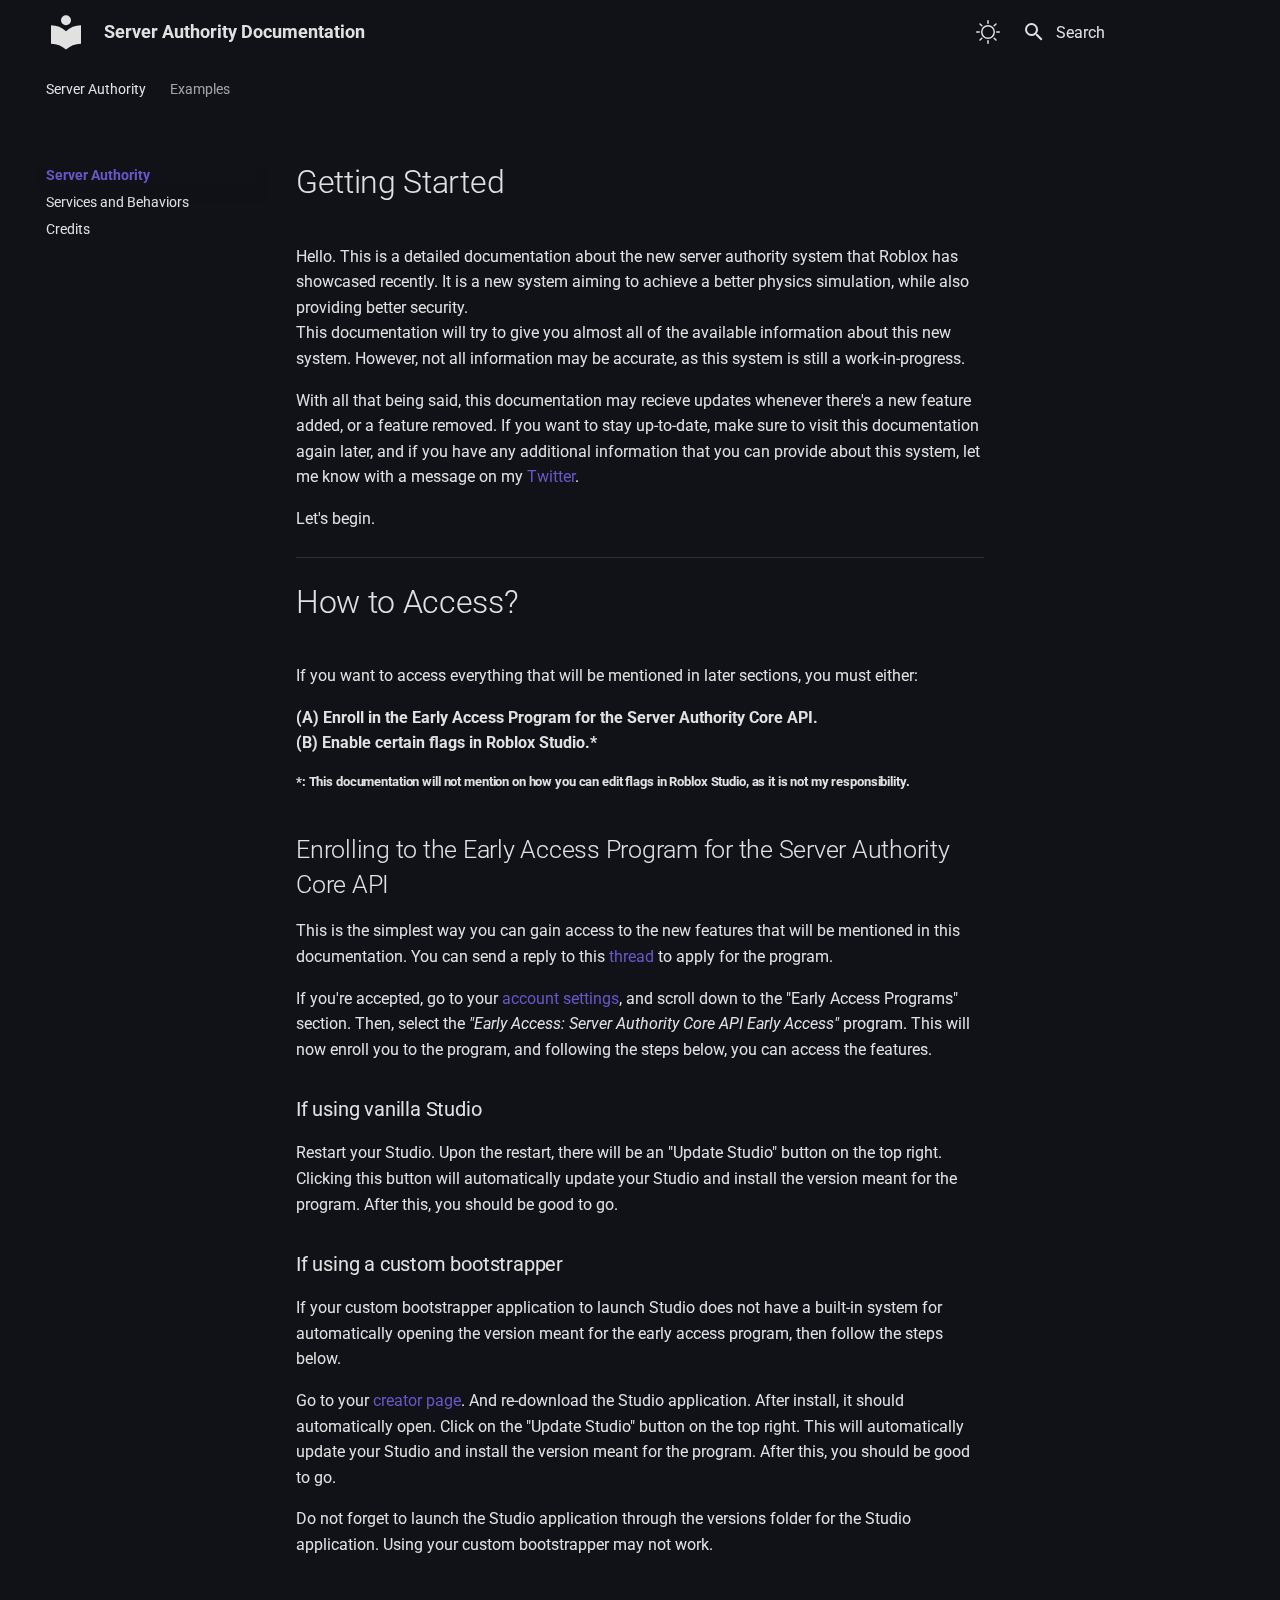
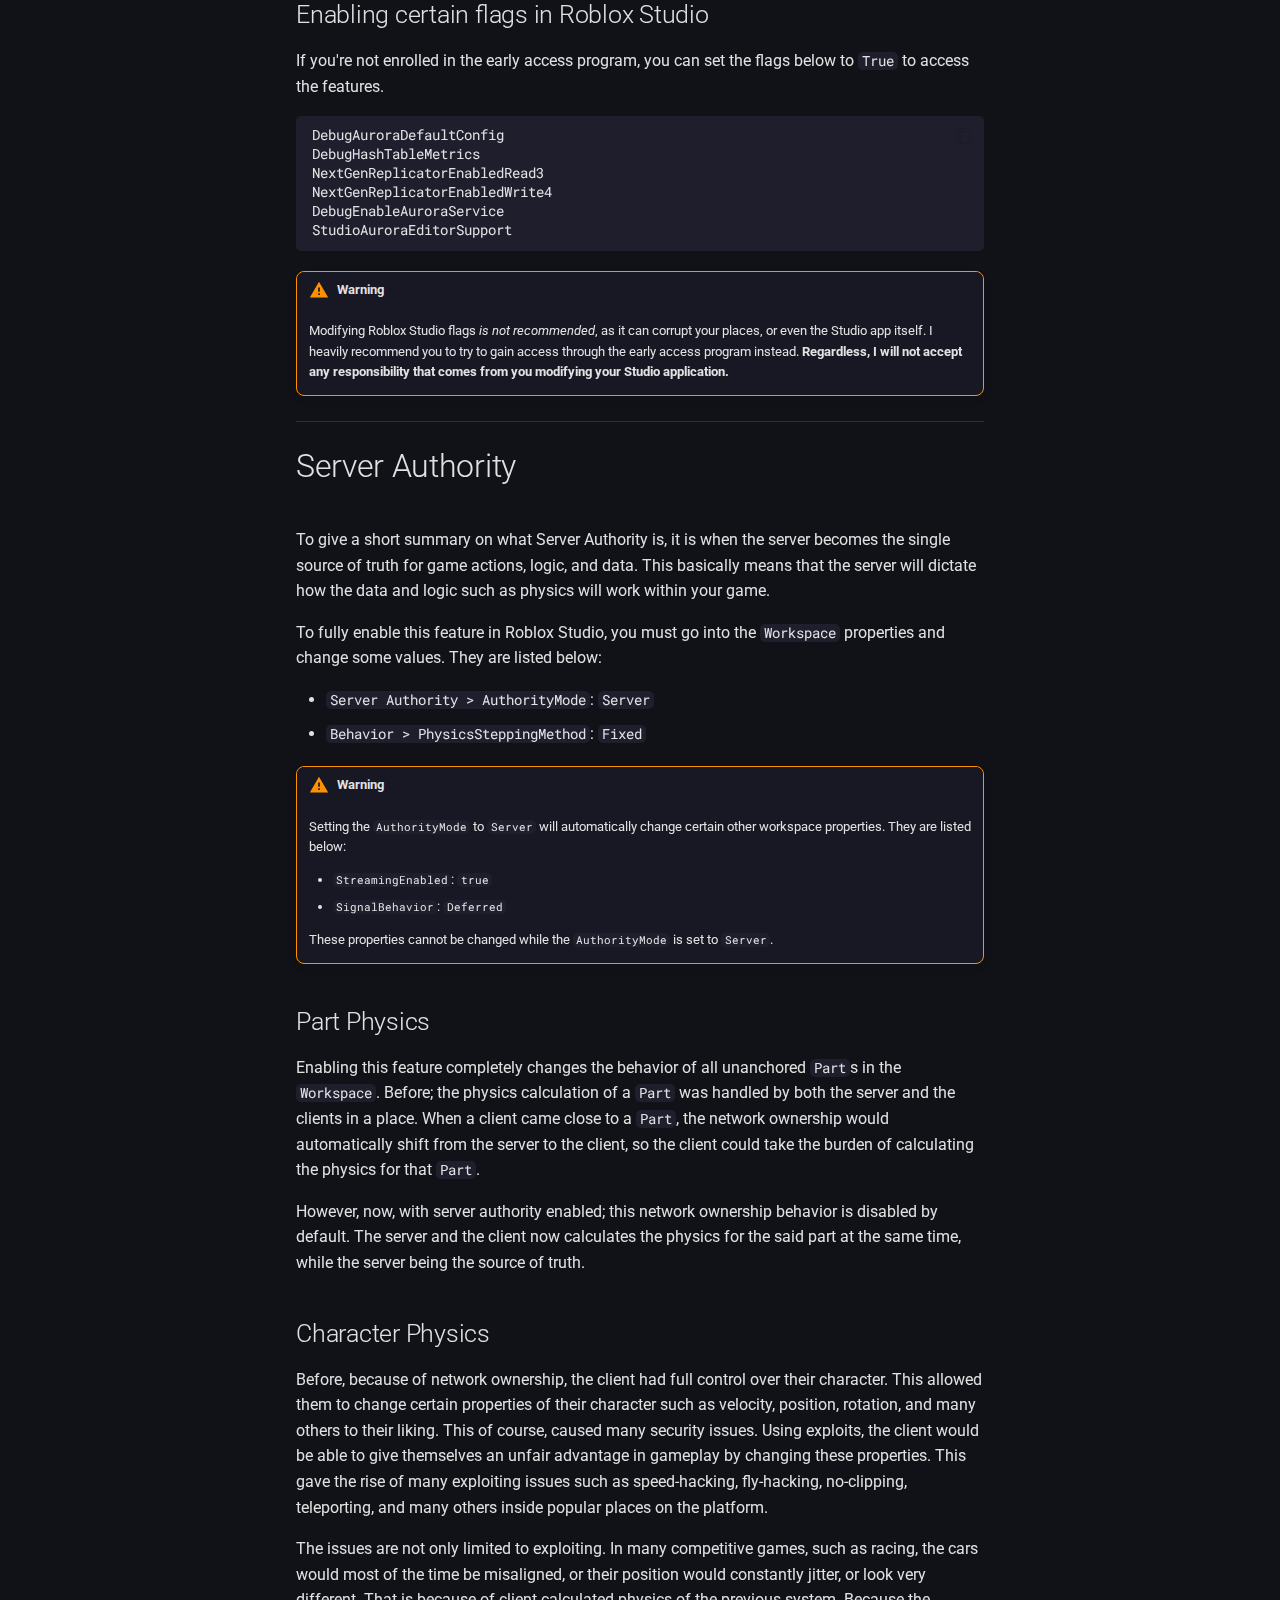
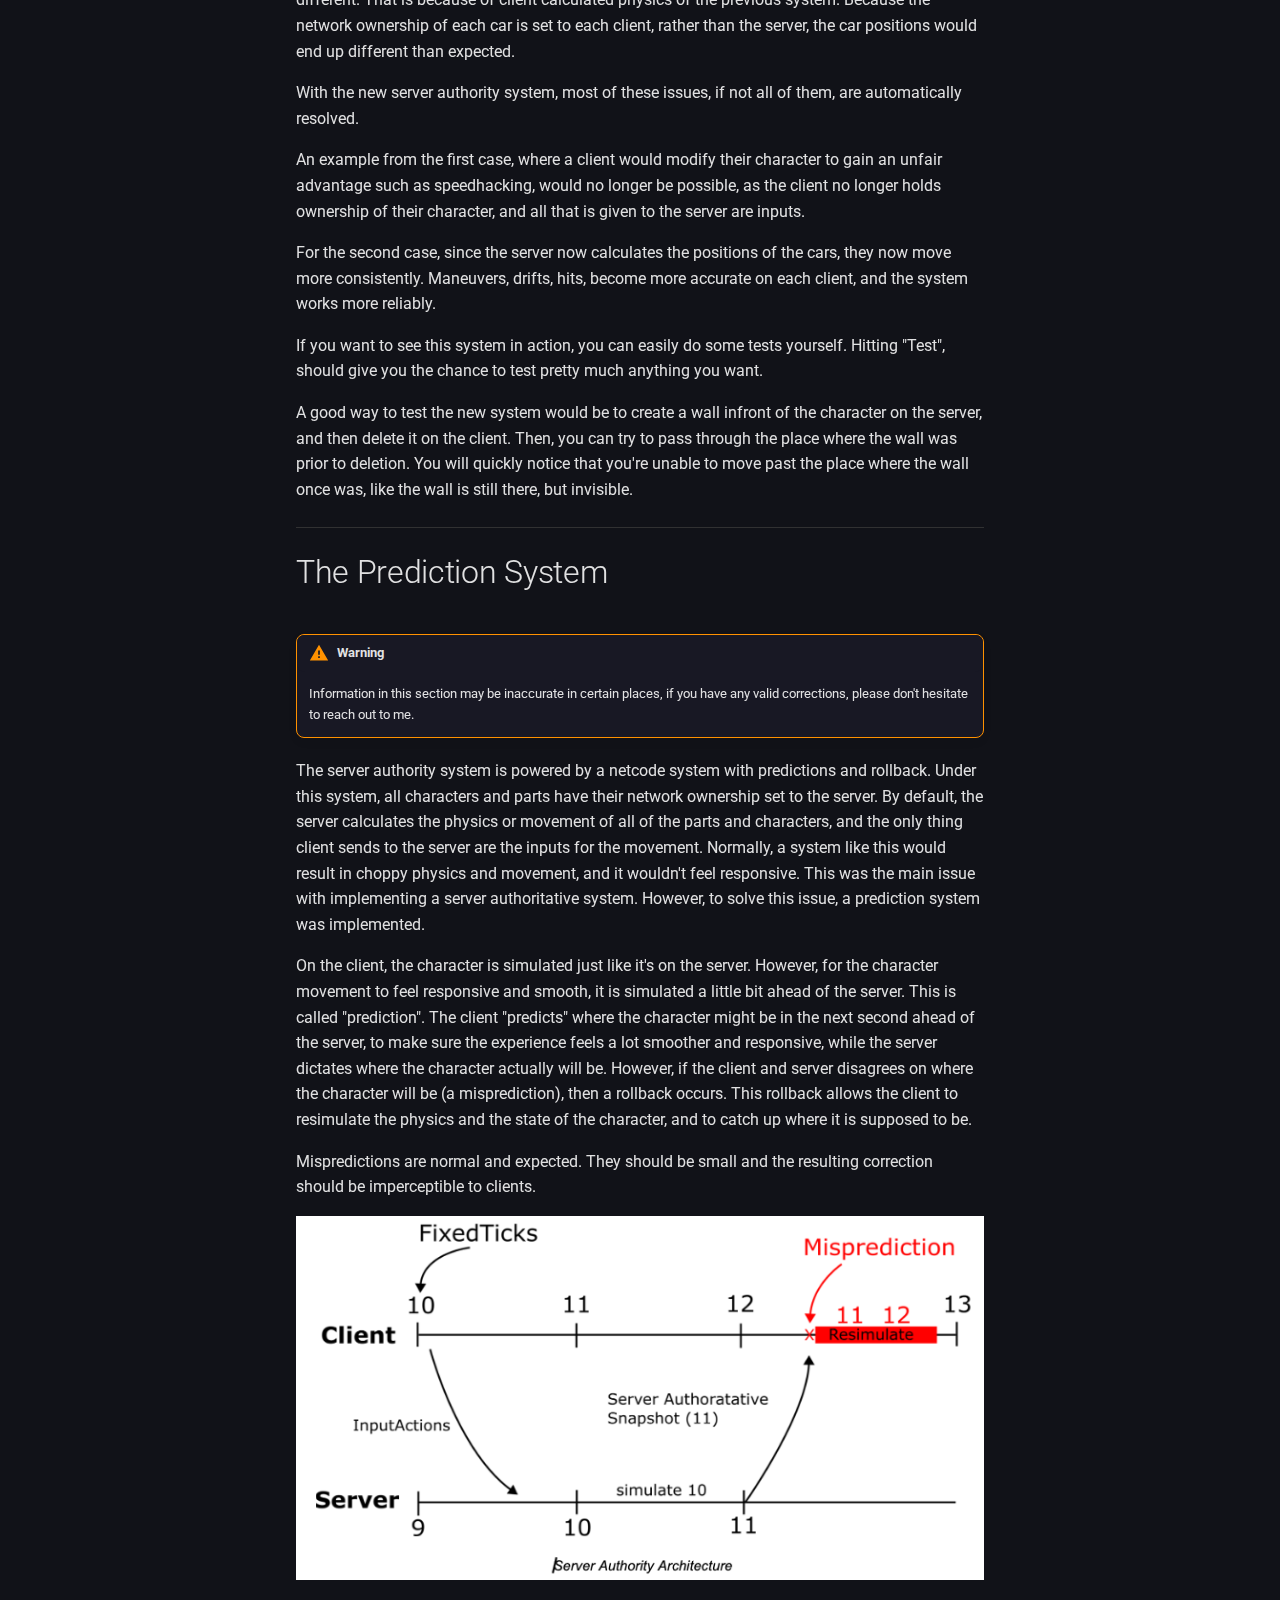
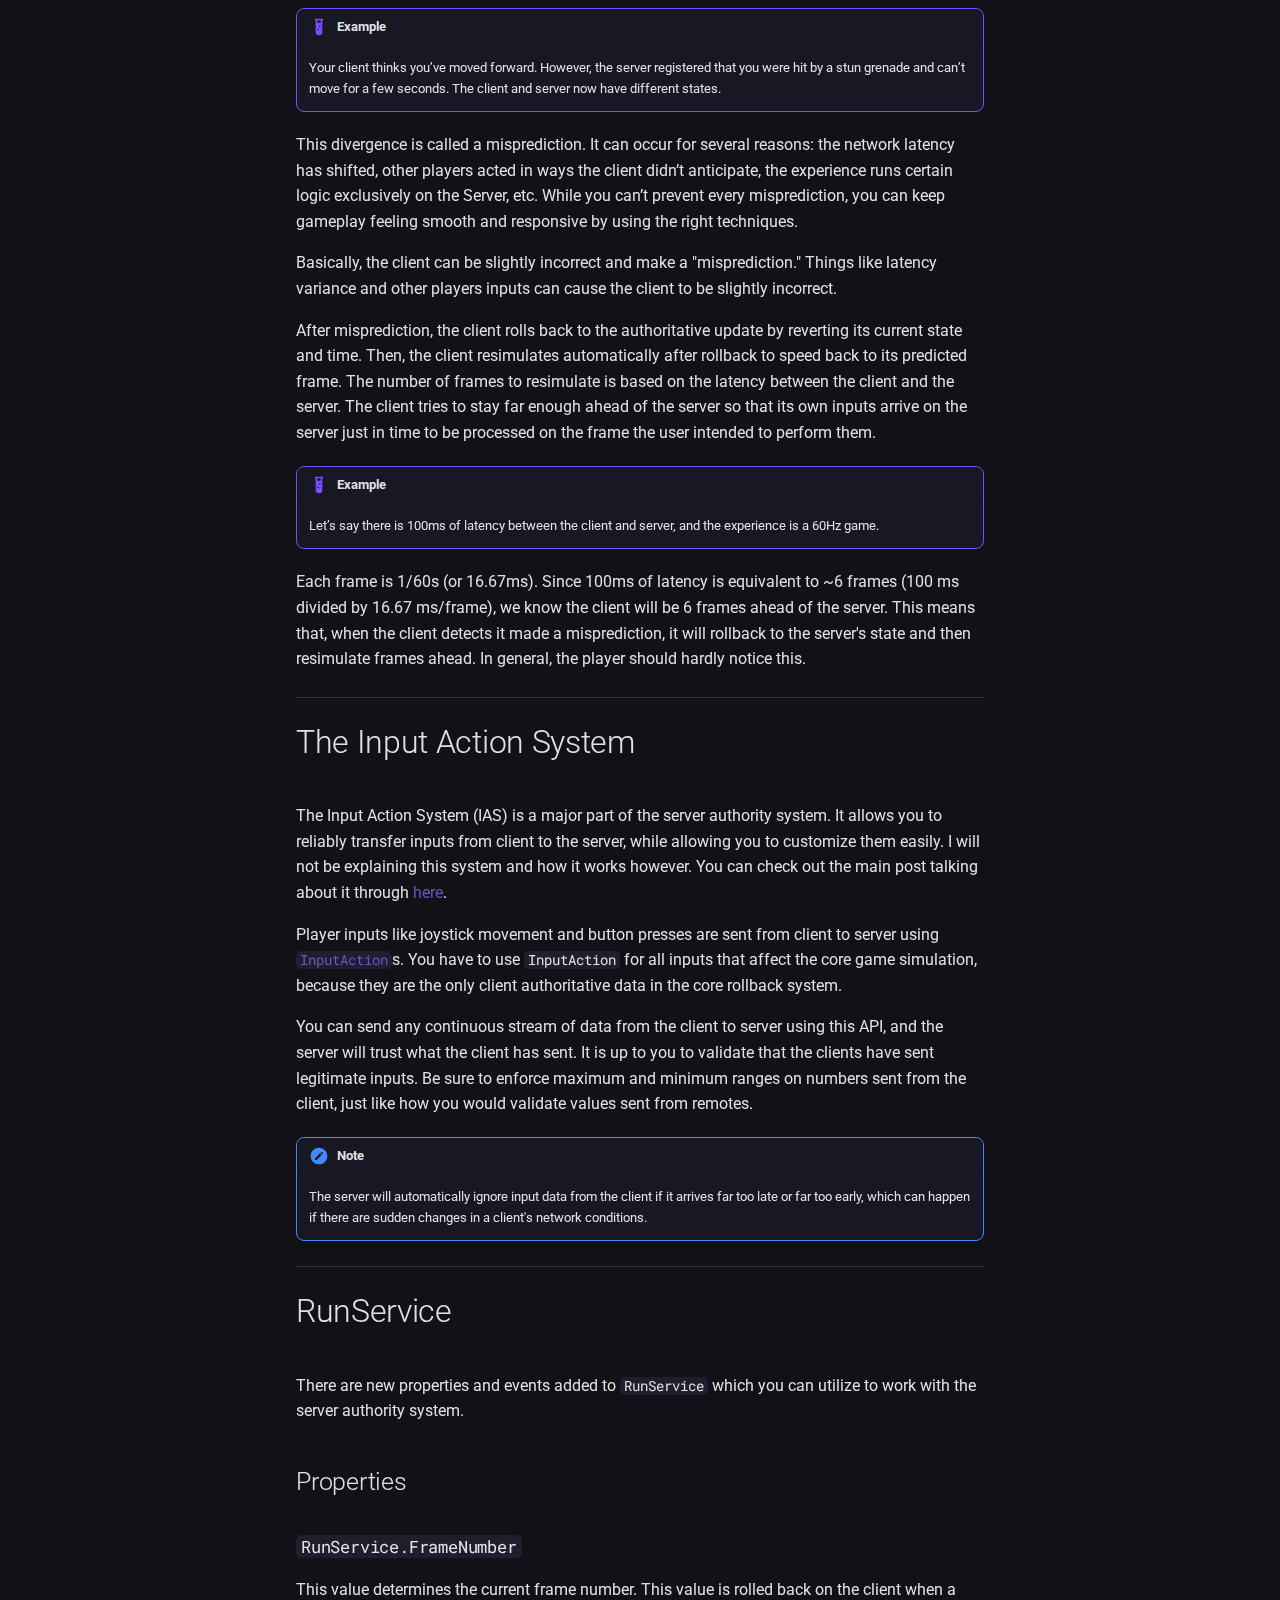
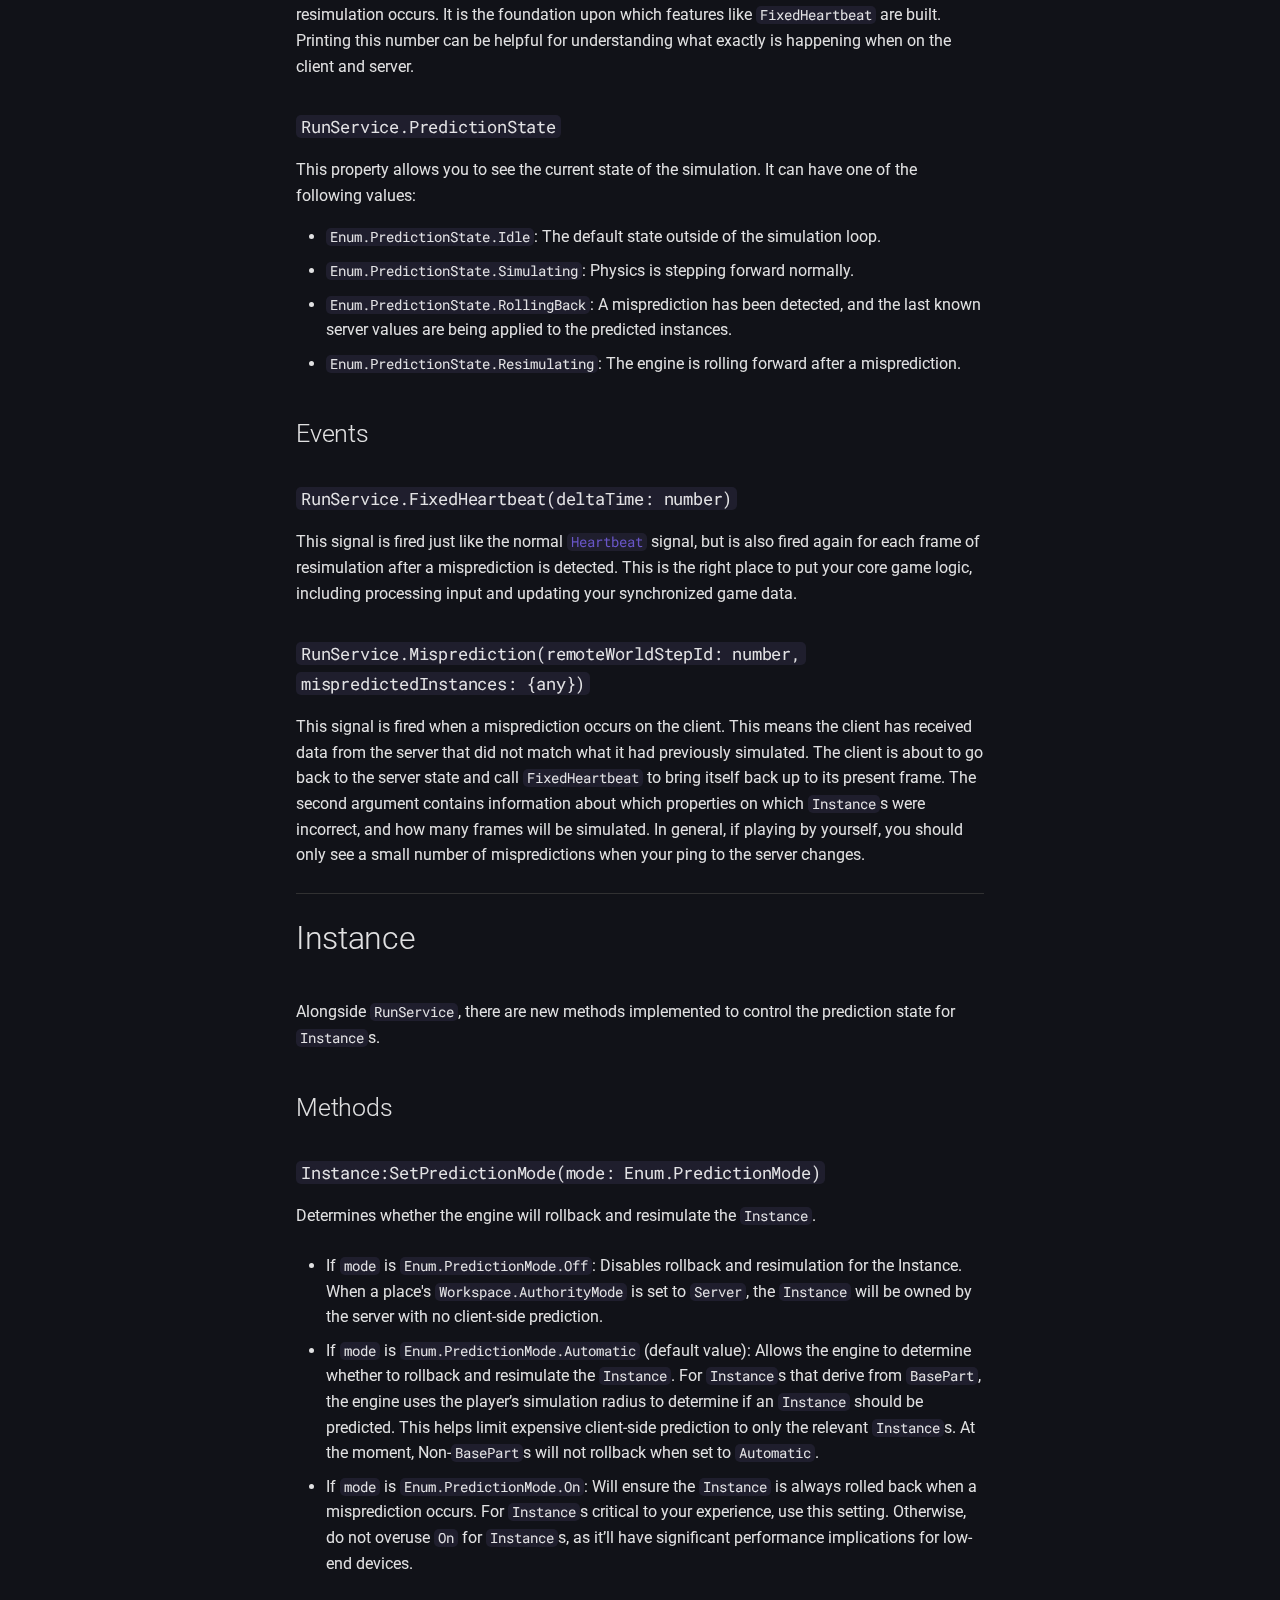
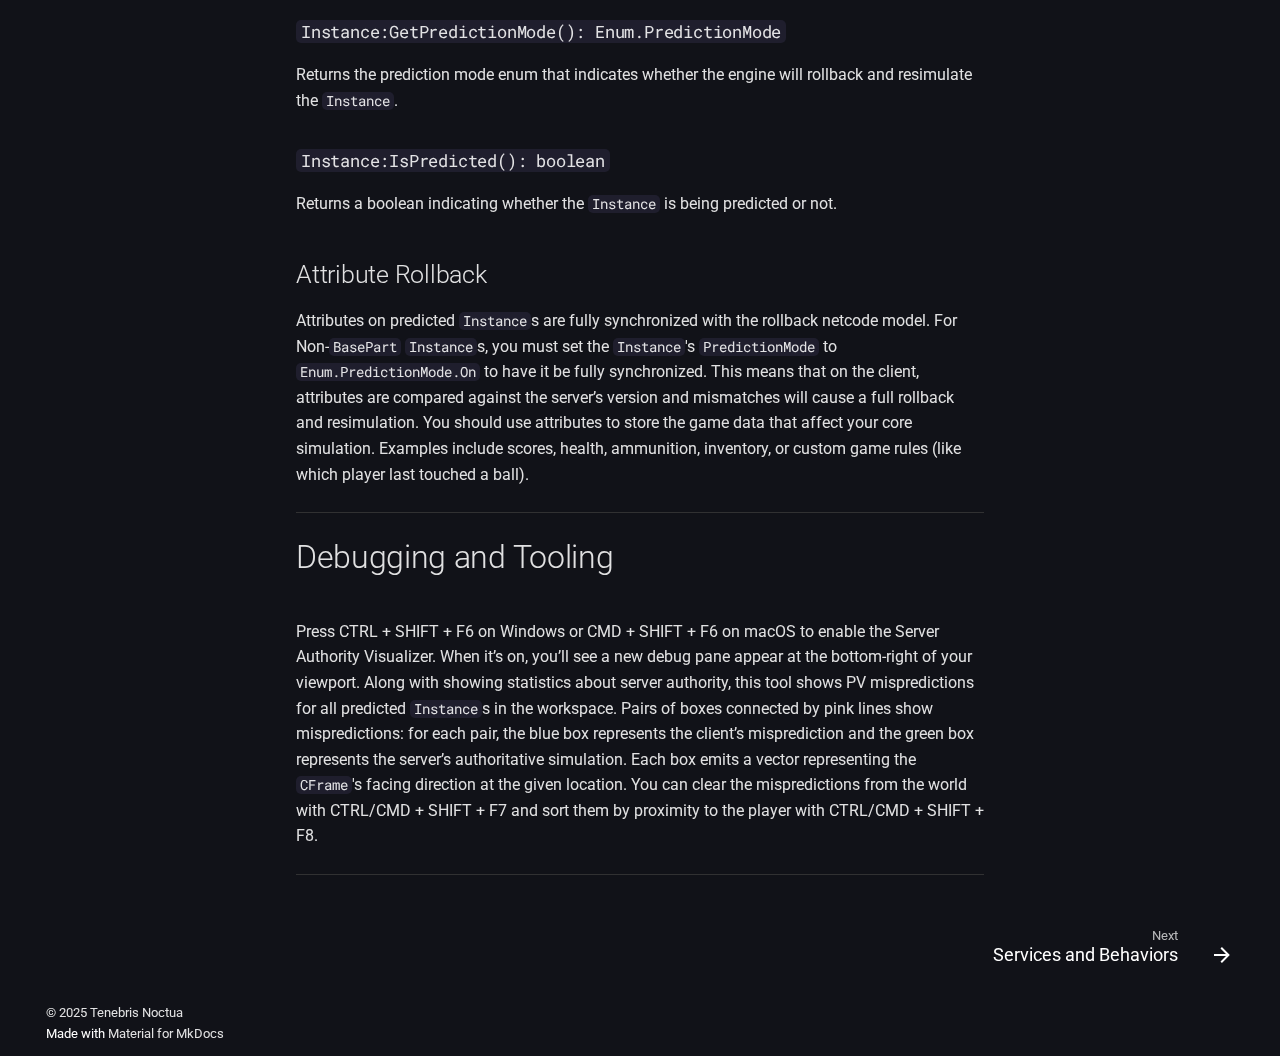
<file: index.html>
<!doctype html>
<html lang="en" class="no-js">
  <head>
    
      <meta charset="utf-8">
      <meta name="viewport" content="width=device-width,initial-scale=1">
      
      
      
        <link rel="canonical" href="https://tenebrisnoctua.github.io/ServerAuthority/">
      
      
      
        <link rel="next" href="main/aurora/">
      
      
      <link rel="icon" href="assets/images/favicon.png">
      <meta name="generator" content="mkdocs-1.6.1, mkdocs-material-9.6.21">
    
    
      
        <title>Server Authority - Server Authority Documentation</title>
      
    
    
      <link rel="stylesheet" href="assets/stylesheets/main.2a3383ac.min.css">
      
        
        <link rel="stylesheet" href="assets/stylesheets/palette.06af60db.min.css">
      
      


    
    
      
    
    
      
        
        
        <link rel="preconnect" href="https://fonts.gstatic.com" crossorigin>
        <link rel="stylesheet" href="https://fonts.googleapis.com/css?family=Roboto:300,300i,400,400i,700,700i%7CRoboto+Mono:400,400i,700,700i&display=fallback">
        <style>:root{--md-text-font:"Roboto";--md-code-font:"Roboto Mono"}</style>
      
    
    
      <link rel="stylesheet" href="css/colors.css">
    
      <link rel="stylesheet" href="css/theme.css">
    
      <link rel="stylesheet" href="css/code.css">
    
      <link rel="stylesheet" href="css/api-reference.css">
    
      <link rel="stylesheet" href="css/paragraph.css">
    
      <link rel="stylesheet" href="css/home.css">
    
    <script>__md_scope=new URL(".",location),__md_hash=e=>[...e].reduce(((e,_)=>(e<<5)-e+_.charCodeAt(0)),0),__md_get=(e,_=localStorage,t=__md_scope)=>JSON.parse(_.getItem(t.pathname+"."+e)),__md_set=(e,_,t=localStorage,a=__md_scope)=>{try{t.setItem(a.pathname+"."+e,JSON.stringify(_))}catch(e){}}</script>
    
      

    
    
    
  </head>
  
  
    
    
      
    
    
    
    
    <body dir="ltr" data-md-color-scheme="pedoc-dark" data-md-color-primary="indigo" data-md-color-accent="indigo">
  
    
    <input class="md-toggle" data-md-toggle="drawer" type="checkbox" id="__drawer" autocomplete="off">
    <input class="md-toggle" data-md-toggle="search" type="checkbox" id="__search" autocomplete="off">
    <label class="md-overlay" for="__drawer"></label>
    <div data-md-component="skip">
      
        
        <a href="#getting-started" class="md-skip">
          Skip to content
        </a>
      
    </div>
    <div data-md-component="announce">
      
    </div>
    
    
      

<header class="md-header" data-md-component="header">
  <nav class="md-header__inner md-grid" aria-label="Header">
    <a href="." title="Server Authority Documentation" class="md-header__button md-logo" aria-label="Server Authority Documentation" data-md-component="logo">
      <!-- Logo -->

  
  <svg xmlns="http://www.w3.org/2000/svg" viewBox="0 0 24 24"><path d="M12 8a3 3 0 0 0 3-3 3 3 0 0 0-3-3 3 3 0 0 0-3 3 3 3 0 0 0 3 3m0 3.54C9.64 9.35 6.5 8 3 8v11c3.5 0 6.64 1.35 9 3.54 2.36-2.19 5.5-3.54 9-3.54V8c-3.5 0-6.64 1.35-9 3.54"/></svg>

    </a>
    <label class="md-header__button md-icon" for="__drawer">
      
      <svg xmlns="http://www.w3.org/2000/svg" viewBox="0 0 24 24"><path d="M3 6h18v2H3zm0 5h18v2H3zm0 5h18v2H3z"/></svg>
    </label>
    <div class="md-header__title" data-md-component="header-title">
      <div class="md-header__ellipsis">
        <div class="md-header__topic">
          <span class="md-ellipsis">
            Server Authority Documentation
          </span>
        </div>
        <div class="md-header__topic" data-md-component="header-topic">
          <span class="md-ellipsis">
            
              Server Authority
            
          </span>
        </div>
      </div>
    </div>
    
      
        <form class="md-header__option" data-md-component="palette">
  
    
    
    
    <input class="md-option" data-md-color-media="" data-md-color-scheme="pedoc-dark" data-md-color-primary="indigo" data-md-color-accent="indigo"  aria-label="Switch to Light Mode"  type="radio" name="__palette" id="__palette_0">
    
      <label class="md-header__button md-icon" title="Switch to Light Mode" for="__palette_1" hidden>
        <svg xmlns="http://www.w3.org/2000/svg" viewBox="0 0 24 24"><path d="M12 19a7 7 0 1 1 0-14 7 7 0 0 1 0 14m0-1.5a5.5 5.5 0 1 0 0-11 5.5 5.5 0 1 0 0 11m-5.657.157a.75.75 0 0 1 0 1.06l-1.768 1.768a.749.749 0 0 1-1.275-.326.75.75 0 0 1 .215-.734l1.767-1.768a.75.75 0 0 1 1.061 0M3.515 3.515a.75.75 0 0 1 1.06 0l1.768 1.768a.749.749 0 0 1-.326 1.275.75.75 0 0 1-.734-.215L3.515 4.575a.75.75 0 0 1 0-1.06M12 0a.75.75 0 0 1 .75.75v2.5a.75.75 0 0 1-1.5 0V.75A.75.75 0 0 1 12 0M4 12a.75.75 0 0 1-.75.75H.75a.75.75 0 0 1 0-1.5h2.5A.75.75 0 0 1 4 12m8 8a.75.75 0 0 1 .75.75v2.5a.75.75 0 0 1-1.5 0v-2.5A.75.75 0 0 1 12 20m12-8a.75.75 0 0 1-.75.75h-2.5a.75.75 0 0 1 0-1.5h2.5A.75.75 0 0 1 24 12m-6.343 5.657a.75.75 0 0 1 1.06 0l1.768 1.768a.75.75 0 0 1-.018 1.042.75.75 0 0 1-1.042.018l-1.768-1.767a.75.75 0 0 1 0-1.061m2.828-14.142a.75.75 0 0 1 0 1.06l-1.768 1.768a.75.75 0 0 1-1.042-.018.75.75 0 0 1-.018-1.042l1.767-1.768a.75.75 0 0 1 1.061 0"/></svg>
      </label>
    
  
    
    
    
    <input class="md-option" data-md-color-media="" data-md-color-scheme="pedoc-light" data-md-color-primary="indigo" data-md-color-accent="indigo"  aria-label="Switch To Dark Mode"  type="radio" name="__palette" id="__palette_1">
    
      <label class="md-header__button md-icon" title="Switch To Dark Mode" for="__palette_0" hidden>
        <svg xmlns="http://www.w3.org/2000/svg" viewBox="0 0 24 24"><path d="M14.768 3.96zl-.002-.005a9 9 0 0 0-.218-.779c-.13-.394.21-.8.602-.67q.435.144.855.328l.01.005A10.002 10.002 0 0 1 12 22a10 10 0 0 1-9.162-5.985l-.004-.01a10 10 0 0 1-.329-.855c-.13-.392.277-.732.67-.602q.386.126.78.218l.004.002A9 9 0 0 0 14.999 6a9 9 0 0 0-.231-2.04M16.5 6c0 5.799-4.701 10.5-10.5 10.5q-.64 0-1.26-.075A8.5 8.5 0 1 0 16.425 4.74q.075.62.075 1.259Z"/></svg>
      </label>
    
  
</form>
      
    
    
      <script>var palette=__md_get("__palette");if(palette&&palette.color){if("(prefers-color-scheme)"===palette.color.media){var media=matchMedia("(prefers-color-scheme: light)"),input=document.querySelector(media.matches?"[data-md-color-media='(prefers-color-scheme: light)']":"[data-md-color-media='(prefers-color-scheme: dark)']");palette.color.media=input.getAttribute("data-md-color-media"),palette.color.scheme=input.getAttribute("data-md-color-scheme"),palette.color.primary=input.getAttribute("data-md-color-primary"),palette.color.accent=input.getAttribute("data-md-color-accent")}for(var[key,value]of Object.entries(palette.color))document.body.setAttribute("data-md-color-"+key,value)}</script>
    
    
    
      
      
        <label class="md-header__button md-icon" for="__search">
          
          <svg xmlns="http://www.w3.org/2000/svg" viewBox="0 0 24 24"><path d="M9.5 3A6.5 6.5 0 0 1 16 9.5c0 1.61-.59 3.09-1.56 4.23l.27.27h.79l5 5-1.5 1.5-5-5v-.79l-.27-.27A6.52 6.52 0 0 1 9.5 16 6.5 6.5 0 0 1 3 9.5 6.5 6.5 0 0 1 9.5 3m0 2C7 5 5 7 5 9.5S7 14 9.5 14 14 12 14 9.5 12 5 9.5 5"/></svg>
        </label>
        <div class="md-search" data-md-component="search" role="dialog">
  <label class="md-search__overlay" for="__search"></label>
  <div class="md-search__inner" role="search">
    <form class="md-search__form" name="search">
      <input type="text" class="md-search__input" name="query" aria-label="Search" placeholder="Search" autocapitalize="off" autocorrect="off" autocomplete="off" spellcheck="false" data-md-component="search-query" required>
      <label class="md-search__icon md-icon" for="__search">
        
        <svg xmlns="http://www.w3.org/2000/svg" viewBox="0 0 24 24"><path d="M9.5 3A6.5 6.5 0 0 1 16 9.5c0 1.61-.59 3.09-1.56 4.23l.27.27h.79l5 5-1.5 1.5-5-5v-.79l-.27-.27A6.52 6.52 0 0 1 9.5 16 6.5 6.5 0 0 1 3 9.5 6.5 6.5 0 0 1 9.5 3m0 2C7 5 5 7 5 9.5S7 14 9.5 14 14 12 14 9.5 12 5 9.5 5"/></svg>
        
        <svg xmlns="http://www.w3.org/2000/svg" viewBox="0 0 24 24"><path d="M20 11v2H8l5.5 5.5-1.42 1.42L4.16 12l7.92-7.92L13.5 5.5 8 11z"/></svg>
      </label>
      <nav class="md-search__options" aria-label="Search">
        
        <button type="reset" class="md-search__icon md-icon" title="Clear" aria-label="Clear" tabindex="-1">
          
          <svg xmlns="http://www.w3.org/2000/svg" viewBox="0 0 24 24"><path d="M19 6.41 17.59 5 12 10.59 6.41 5 5 6.41 10.59 12 5 17.59 6.41 19 12 13.41 17.59 19 19 17.59 13.41 12z"/></svg>
        </button>
      </nav>
      
        <div class="md-search__suggest" data-md-component="search-suggest"></div>
      
    </form>
    <div class="md-search__output">
      <div class="md-search__scrollwrap" tabindex="0" data-md-scrollfix>
        <div class="md-search-result" data-md-component="search-result">
          <div class="md-search-result__meta">
            Initializing search
          </div>
          <ol class="md-search-result__list" role="presentation"></ol>
        </div>
      </div>
    </div>
  </div>
</div>
      
    
    
  </nav>
  
</header>
    
    <div class="md-container" data-md-component="container">
      
      
        
          
            
<nav class="md-tabs" aria-label="Tabs" data-md-component="tabs">
  <div class="md-grid">
    <ul class="md-tabs__list">
      
        
  
  
  
    
  
  
    
    
      <li class="md-tabs__item md-tabs__item--active">
        <a href="." class="md-tabs__link">
          
  
  
    
  
  Server Authority

        </a>
      </li>
    
  

      
        
  
  
  
  
    
    
      <li class="md-tabs__item">
        <a href="examples/" class="md-tabs__link">
          
  
  
    
  
  Examples

        </a>
      </li>
    
  

      
    </ul>
  </div>
</nav>
          
        
      
      <main class="md-main" data-md-component="main">
        <div class="md-main__inner md-grid">
          
            
              
              <div class="md-sidebar md-sidebar--primary" data-md-component="sidebar" data-md-type="navigation" >
                <div class="md-sidebar__scrollwrap">
                  <div class="md-sidebar__inner">
                    


  


<nav class="md-nav md-nav--primary md-nav--lifted" aria-label="Navigation" data-md-level="0">
  <label class="md-nav__title" for="__drawer">
    <a href="." title="Server Authority Documentation" class="md-nav__button md-logo" aria-label="Server Authority Documentation" data-md-component="logo">
      <!-- Logo -->

  
  <svg xmlns="http://www.w3.org/2000/svg" viewBox="0 0 24 24"><path d="M12 8a3 3 0 0 0 3-3 3 3 0 0 0-3-3 3 3 0 0 0-3 3 3 3 0 0 0 3 3m0 3.54C9.64 9.35 6.5 8 3 8v11c3.5 0 6.64 1.35 9 3.54 2.36-2.19 5.5-3.54 9-3.54V8c-3.5 0-6.64 1.35-9 3.54"/></svg>

    </a>
    Server Authority Documentation
  </label>
  
  <ul class="md-nav__list" data-md-scrollfix>
    
      
      
  
  
    
  
  
  
    
    
      
        
          
        
      
        
      
        
      
    
    
    
      
        
        
      
      
        
      
    
    
    <li class="md-nav__item md-nav__item--active md-nav__item--section md-nav__item--nested">
      
        
        
        <input class="md-nav__toggle md-toggle " type="checkbox" id="__nav_1" checked>
        
          
          <div class="md-nav__link md-nav__container">
            <a href="." class="md-nav__link md-nav__link--active">
              
  
  
  <span class="md-ellipsis">
    Server Authority
    
  </span>
  

            </a>
            
              
              <label class="md-nav__link md-nav__link--active" for="__nav_1" id="__nav_1_label" tabindex="">
                <span class="md-nav__icon md-icon"></span>
              </label>
            
          </div>
        
        <nav class="md-nav" data-md-level="1" aria-labelledby="__nav_1_label" aria-expanded="true">
          <label class="md-nav__title" for="__nav_1">
            <span class="md-nav__icon md-icon"></span>
            Server Authority
          </label>
          <ul class="md-nav__list" data-md-scrollfix>
            
              
            
              
                
  
  
  
  
    <li class="md-nav__item">
      <a href="main/aurora/" class="md-nav__link">
        
  
  
  <span class="md-ellipsis">
    Services and Behaviors
    
  </span>
  

      </a>
    </li>
  

              
            
              
                
  
  
  
  
    <li class="md-nav__item">
      <a href="main/credits/" class="md-nav__link">
        
  
  
  <span class="md-ellipsis">
    Credits
    
  </span>
  

      </a>
    </li>
  

              
            
          </ul>
        </nav>
      
    </li>
  

    
      
      
  
  
  
  
    
    
      
        
          
        
      
        
      
    
    
    
      
      
        
      
    
    
    <li class="md-nav__item md-nav__item--nested">
      
        
        
        <input class="md-nav__toggle md-toggle " type="checkbox" id="__nav_2" >
        
          
          <div class="md-nav__link md-nav__container">
            <a href="examples/" class="md-nav__link ">
              
  
  
  <span class="md-ellipsis">
    Examples
    
  </span>
  

            </a>
            
              
              <label class="md-nav__link " for="__nav_2" id="__nav_2_label" tabindex="0">
                <span class="md-nav__icon md-icon"></span>
              </label>
            
          </div>
        
        <nav class="md-nav" data-md-level="1" aria-labelledby="__nav_2_label" aria-expanded="false">
          <label class="md-nav__title" for="__nav_2">
            <span class="md-nav__icon md-icon"></span>
            Examples
          </label>
          <ul class="md-nav__list" data-md-scrollfix>
            
              
            
              
                
  
  
  
  
    <li class="md-nav__item">
      <a href="examples/character/" class="md-nav__link">
        
  
  
  <span class="md-ellipsis">
    Character Movement System
    
  </span>
  

      </a>
    </li>
  

              
            
          </ul>
        </nav>
      
    </li>
  

    
  </ul>
</nav>
                  </div>
                </div>
              </div>
            
            
              
              <div class="md-sidebar md-sidebar--secondary" data-md-component="sidebar" data-md-type="toc" >
                <div class="md-sidebar__scrollwrap">
                  <div class="md-sidebar__inner">
                    

<nav class="md-nav md-nav--secondary" aria-label="Table of contents">
  
  
  
    
  
  
</nav>
                  </div>
                </div>
              </div>
            
          
          
            <div class="md-content" data-md-component="content">
              <article class="md-content__inner md-typeset">
                
                  



<h1 id="getting-started">Getting Started</h1>
<p>Hello. This is a detailed documentation about the new server authority system that Roblox has showcased recently.
It is a new system aiming to achieve a better physics simulation, while also providing better security.<br>
This documentation will try to give you almost all of the available information about this new system. However, not all information may be accurate, as this system is still a work-in-progress.</p>
<p>With all that being said, this documentation may recieve updates whenever there's a new feature added, or a feature removed. If you want to stay up-to-date, make sure to visit this documentation again later, and if you have any additional information that you can provide about this system, let me know with a message on my <a href="https://twitter.com/TenebrisNoctua">Twitter</a>.</p>
<p>Let's begin.</p>
<hr />
<h1 id="how-to-access">How to Access?</h1>
<p>If you want to access everything that will be mentioned in later sections, you must either:</p>
<p><strong>(A) Enroll in the Early Access Program for the Server Authority Core API.</strong><br>
<strong>(B) Enable certain flags in Roblox Studio.*</strong></p>
<h6>*: This documentation will not mention on how you can edit flags in Roblox Studio, as it is not my responsibility.</h6>

<h2 id="enrolling-to-the-early-access-program-for-the-server-authority-core-api">Enrolling to the Early Access Program for the Server Authority Core API</h2>
<p>This is the simplest way you can gain access to the new features that will be mentioned in this documentation. You can send a reply to this <a href="https://devforum.roblox.com/t/early-access-server-authority/3983188">thread</a> to apply for the program. </p>
<p>If you're accepted, go to your <a href="https://www.roblox.com/my/account">account settings</a>, and scroll down to the "Early Access Programs" section.
Then, select the <em>"Early Access: Server Authority Core API Early Access"</em> program. This will now enroll you to the program, and following the steps below, you can access the features.</p>
<h3 id="if-using-vanilla-studio">If using vanilla Studio</h3>
<p>Restart your Studio. Upon the restart, there will be an "Update Studio" button on the top right. Clicking this button will automatically update your Studio and install the version meant for the program. After this, you should be good to go.</p>
<h3 id="if-using-a-custom-bootstrapper">If using a custom bootstrapper</h3>
<p>If your custom bootstrapper application to launch Studio does not have a built-in system for automatically opening the version meant for the early access program, then follow the steps below.</p>
<p>Go to your <a href="https://create.roblox.com">creator page</a>. And re-download the Studio application. After install, it should automatically open. Click on the "Update Studio" button on the top right. This will automatically update your Studio and install the version meant for the program.
After this, you should be good to go.</p>
<p>Do not forget to launch the Studio application through the versions folder for the Studio application. Using your custom bootstrapper may not work.</p>
<h2 id="enabling-certain-flags-in-roblox-studio">Enabling certain flags in Roblox Studio</h2>
<p>If you're not enrolled in the early access program, you can set the flags below to <code>True</code> to access the features.</p>
<div class="highlight"><pre><span></span><code><a id="__codelineno-0-1" name="__codelineno-0-1" href="#__codelineno-0-1"></a>DebugAuroraDefaultConfig
<a id="__codelineno-0-2" name="__codelineno-0-2" href="#__codelineno-0-2"></a>DebugHashTableMetrics
<a id="__codelineno-0-3" name="__codelineno-0-3" href="#__codelineno-0-3"></a>NextGenReplicatorEnabledRead3
<a id="__codelineno-0-4" name="__codelineno-0-4" href="#__codelineno-0-4"></a>NextGenReplicatorEnabledWrite4
<a id="__codelineno-0-5" name="__codelineno-0-5" href="#__codelineno-0-5"></a>DebugEnableAuroraService
<a id="__codelineno-0-6" name="__codelineno-0-6" href="#__codelineno-0-6"></a>StudioAuroraEditorSupport
</code></pre></div>
<div class="admonition warning">
<p class="admonition-title">Warning</p>
<p>Modifying Roblox Studio flags <em>is not recommended</em>, as it can corrupt your places, or even the Studio app itself. I heavily recommend you to try to gain access through the early access program instead. <strong>Regardless, I will not accept any responsibility that comes from you modifying your Studio application.</strong></p>
</div>
<hr />
<h1 id="server-authority">Server Authority</h1>
<p>To give a short summary on what Server Authority is, it is when the server becomes the single source of truth for game actions, logic, and data. This basically means that the server will dictate how the data and logic such as physics will work within your game.</p>
<p>To fully enable this feature in Roblox Studio, you must go into the <code>Workspace</code> properties and change some values. They are listed below:</p>
<ul>
<li><code>Server Authority &gt; AuthorityMode</code>: <code>Server</code></li>
<li><code>Behavior &gt; PhysicsSteppingMethod</code>: <code>Fixed</code></li>
</ul>
<div class="admonition warning">
<p class="admonition-title">Warning</p>
<p>Setting the <code>AuthorityMode</code> to <code>Server</code> will automatically change certain other workspace properties. They are listed below:</p>
<ul>
<li><code>StreamingEnabled</code>: <code>true</code></li>
<li><code>SignalBehavior</code>: <code>Deferred</code></li>
</ul>
<p>These properties cannot be changed while the <code>AuthorityMode</code> is set to <code>Server</code>.</p>
</div>
<h2 id="part-physics">Part Physics</h2>
<p>Enabling this feature completely changes the behavior of all unanchored <code>Part</code>s in the <code>Workspace</code>. Before; the physics calculation of a <code>Part</code> was handled by both the server and the clients in a place. When a client came close to a <code>Part</code>, the network ownership would automatically shift from the server to the client, so the client could take the burden of calculating the physics for that <code>Part</code>.</p>
<p>However, now, with server authority enabled; this network ownership behavior is disabled by default. The server and the client now calculates the physics for the said part at the same time, while the server being the source of truth.</p>
<h2 id="character-physics">Character Physics</h2>
<p>Before, because of network ownership, the client had full control over their character. This allowed them to change certain properties of their character such as velocity, position, rotation, and many others to their liking. This of course, caused many security issues. Using exploits, the client would be able to give themselves an unfair advantage in gameplay by changing these properties. This gave the rise of many exploiting issues such as speed-hacking, fly-hacking, no-clipping, teleporting, and many others inside popular places on the platform.</p>
<p>The issues are not only limited to exploiting. In many competitive games, such as racing, the cars would most of the time be misaligned, or their position would constantly jitter, or look very different. That is because of client calculated physics of the previous system. Because the network ownership of each car is set to each client, rather than the server, the car positions would end up different than expected.</p>
<p>With the new server authority system, most of these issues, if not all of them, are automatically resolved.</p>
<p>An example from the first case, where a client would modify their character to gain an unfair advantage such as speedhacking, would no longer be possible, as the client no longer holds ownership of their character, and all that is given to the server are inputs.</p>
<p>For the second case, since the server now calculates the positions of the cars, they now move more consistently. Maneuvers, drifts, hits, become more accurate on each client, and the system works more reliably.</p>
<p>If you want to see this system in action, you can easily do some tests yourself. Hitting "Test", should give you the chance to test pretty much anything you want.</p>
<p>A good way to test the new system would be to create a wall infront of the character on the server, and then delete it on the client. Then, you can try to pass through the place where the wall was prior to deletion. You will quickly notice that you're unable to move past the place where the wall once was, like the wall is still there, but invisible.</p>
<hr />
<h1 id="the-prediction-system">The Prediction System</h1>
<div class="admonition warning">
<p class="admonition-title">Warning</p>
<p>Information in this section may be inaccurate in certain places, if you have any valid corrections, please don't hesitate to reach out to me. </p>
</div>
<p>The server authority system is powered by a netcode system with predictions and rollback. Under this system, all characters and parts have their network ownership set to the server. By default, the server calculates the physics or movement of all of the parts and characters, and the only thing client sends to the server are the inputs for the movement. Normally, a system like this would result in choppy physics and movement, and it wouldn't feel responsive. This was the main issue with implementing a server authoritative system. However, to solve this issue, a prediction system was implemented.</p>
<p>On the client, the character is simulated just like it's on the server. However, for the character movement to feel responsive and smooth, it is simulated a little bit ahead of the server. This is called "prediction". The client "predicts" where the character might be in the next second ahead of the server, to make sure the experience feels a lot smoother and responsive, while the server dictates where the character actually will be. However, if the client and server disagrees on where the character will be (a misprediction), then a rollback occurs. This rollback allows the client to resimulate the physics and the state of the character, and to catch up where it is supposed to be.</p>
<p>Mispredictions are normal and expected. They should be small and the resulting correction should be imperceptible to clients.</p>
<p><img alt="serverauthoritydiagram" src="img/main/ServerAuthorityImage_1.png" /></p>
<div class="admonition example">
<p class="admonition-title">Example</p>
<p>Your client thinks you’ve moved forward. However, the server registered that you were hit by a stun grenade and can’t move for a few  seconds. The client and server now have different states.</p>
</div>
<p>This divergence is called a misprediction. It can occur for several reasons: the network latency has shifted, other players acted in ways the client didn’t anticipate, the experience runs certain logic exclusively on the Server, etc. While you can’t prevent every misprediction, you can keep gameplay feeling smooth and responsive by using the right techniques.</p>
<p>Basically, the client can be slightly incorrect and make a "misprediction." Things like latency variance and other players inputs can cause the client to be slightly incorrect.</p>
<p>After misprediction, the client rolls back to the authoritative update by reverting its current state and time. Then, the client resimulates automatically after rollback to speed back to its predicted frame. The number of frames to resimulate is based on the latency between the client and the server. The client tries to stay far enough ahead of the server so that its own inputs arrive on the server just in time to be processed on the frame the user intended to perform them.</p>
<div class="admonition example">
<p class="admonition-title">Example</p>
<p>Let’s say there is 100ms of latency between the client and server, and the experience is a 60Hz game.</p>
</div>
<p>Each frame is 1/60s (or 16.67ms). Since 100ms of latency is equivalent to ~6 frames (100 ms divided by 16.67 ms/frame), we know the client will be 6 frames ahead of the server. This means that, when the client detects it made a misprediction, it will rollback to the server's state and then resimulate frames ahead. In general, the player should hardly notice this.</p>
<hr />
<h1 id="the-input-action-system">The Input Action System</h1>
<p>The Input Action System (IAS) is a major part of the server authority system. It allows you to reliably transfer inputs from client to the server, while allowing you to customize them easily. I will not be explaining this system and how it works however. You can check out the main post talking about it through <a href="https://devforum.roblox.com/t/client-beta-input-action-system-is-now-available-to-publish-in-experiences/3890979">here</a>.</p>
<p>Player inputs like joystick movement and button presses are sent from client to server using <a href="https://create.roblox.com/docs/reference/engine/classes/InputAction"><code>InputAction</code></a>s. You have to use <code>InputAction</code> for all inputs that affect the core game simulation, because they are the only client authoritative data in the core rollback system.</p>
<p>You can send any continuous stream of data from the client to server using this API, and the server will trust what the client has sent. It is up to you to validate that the clients have sent legitimate inputs. Be sure to enforce maximum and minimum ranges on numbers sent from the client, just like how you would validate values sent from remotes.</p>
<div class="admonition note">
<p class="admonition-title">Note</p>
<p>The server will automatically ignore input data from the client if it arrives far too late or far too early, which can happen if there are sudden changes in a client's network conditions.</p>
</div>
<hr />
<h1 id="runservice">RunService</h1>
<p>There are new properties and events added to <code>RunService</code> which you can utilize to work with the server authority system.</p>
<h2 id="properties">Properties</h2>
<h3 id="runserviceframenumber"><code>RunService.FrameNumber</code></h3>
<p>This value determines the current frame number. This value is rolled back on the client when a resimulation occurs. It is the foundation upon which features like <code>FixedHeartbeat</code> are built. Printing this number can be helpful for understanding what exactly is happening when on the client and server.</p>
<h3 id="runservicepredictionstate"><code>RunService.PredictionState</code></h3>
<p>This property allows you to see the current state of the simulation. It can have one of the following values:</p>
<ul>
<li><code>Enum.PredictionState.Idle</code>: The default state outside of the simulation loop.</li>
<li><code>Enum.PredictionState.Simulating</code>: Physics is stepping forward normally.</li>
<li><code>Enum.PredictionState.RollingBack</code>: A misprediction has been detected, and the last known server values are being applied to the predicted instances.</li>
<li><code>Enum.PredictionState.Resimulating</code>: The engine is rolling forward after a misprediction.</li>
</ul>
<h2 id="events">Events</h2>
<h3 id="runservicefixedheartbeatdeltatime-number"><code>RunService.FixedHeartbeat(deltaTime: number)</code></h3>
<p>This signal is fired just like the normal <a href="https://create.roblox.com/docs/reference/engine/classes/RunService#Heartbeat"><code>Heartbeat</code></a> signal, but is also fired again for each frame of resimulation after a misprediction is detected. This is the right place to put your core game logic, including processing input and updating your synchronized game data.</p>
<h3 id="runservicemispredictionremoteworldstepid-number-mispredictedinstances-any"><code>RunService.Misprediction(remoteWorldStepId: number, mispredictedInstances: {any})</code></h3>
<p>This signal is fired when a misprediction occurs on the client. This means the client has received data from the server that did not match what it had previously simulated. The client is about to go back to the server state and call <code>FixedHeartbeat</code> to bring itself back up to its present frame. The second argument contains information about which properties on which <code>Instance</code>s were incorrect, and how many frames will be simulated. In general, if playing by yourself, you should only see a small number of mispredictions when your ping to the server changes.</p>
<hr />
<h1 id="instance">Instance</h1>
<p>Alongside <code>RunService</code>, there are new methods implemented to control the prediction state for <code>Instance</code>s.</p>
<h2 id="methods">Methods</h2>
<h3 id="instancesetpredictionmodemode-enumpredictionmode"><code>Instance:SetPredictionMode(mode: Enum.PredictionMode)</code></h3>
<p>Determines whether the engine will rollback and resimulate the <code>Instance</code>.</p>
<ul>
<li>
<p>If <code>mode</code> is <code>Enum.PredictionMode.Off</code>: Disables rollback and resimulation for the Instance. When a place's <code>Workspace.AuthorityMode</code> is set to <code>Server</code>, the <code>Instance</code> will be owned by the server with no client-side prediction.</p>
</li>
<li>
<p>If <code>mode</code> is <code>Enum.PredictionMode.Automatic</code> (default value): Allows the engine to determine whether to rollback and resimulate the <code>Instance</code>. For <code>Instance</code>s that derive from <code>BasePart</code>, the engine uses the player’s simulation radius to determine if an <code>Instance</code> should be predicted. This helps limit expensive client-side prediction to only the relevant <code>Instance</code>s. At the moment, Non-<code>BasePart</code>s will not rollback when set to <code>Automatic</code>.</p>
</li>
<li>
<p>If <code>mode</code> is <code>Enum.PredictionMode.On</code>: Will ensure the <code>Instance</code> is always rolled back when a misprediction occurs. For <code>Instance</code>s critical to your experience, use this setting. Otherwise, do not overuse <code>On</code> for <code>Instance</code>s, as it’ll have significant performance implications for low-end devices.</p>
</li>
</ul>
<h3 id="instancegetpredictionmode-enumpredictionmode"><code>Instance:GetPredictionMode(): Enum.PredictionMode</code></h3>
<p>Returns the prediction mode enum that indicates whether the engine will rollback and resimulate the <code>Instance</code>.</p>
<h3 id="instanceispredicted-boolean"><code>Instance:IsPredicted(): boolean</code></h3>
<p>Returns a boolean indicating whether the <code>Instance</code> is being predicted or not.</p>
<h2 id="attribute-rollback">Attribute Rollback</h2>
<p>Attributes on predicted <code>Instance</code>s are fully synchronized with the rollback netcode model. For Non-<code>BasePart</code> <code>Instance</code>s, you must set the <code>Instance</code>'s <code>PredictionMode</code> to <code>Enum.PredictionMode.On</code> to have it be fully synchronized. This means that on the client, attributes are compared against the server’s version and mismatches will cause a full rollback and resimulation. You should use attributes to store the game data that affect your core simulation. Examples include scores, health, ammunition, inventory, or custom game rules (like which player last touched a ball).</p>
<hr />
<h1 id="debugging-and-tooling">Debugging and Tooling</h1>
<p>Press CTRL + SHIFT + F6 on Windows or CMD + SHIFT + F6 on macOS to enable the Server Authority Visualizer. When it’s on, you’ll see a new debug pane appear at the bottom-right of your viewport. Along with showing statistics about server authority, this tool shows PV mispredictions for all predicted <code>Instance</code>s in the workspace. Pairs of boxes connected by pink lines show mispredictions: for each pair, the blue box represents the client’s misprediction and the green box represents the server’s authoritative simulation. Each box emits a vector representing the <code>CFrame</code>'s facing direction at the given location. You can clear the mispredictions from the world with CTRL/CMD + SHIFT + F7 and sort them by proximity to the player with CTRL/CMD + SHIFT + F8.</p>
<hr />












                
              </article>
            </div>
          
          
  <script>var tabs=__md_get("__tabs");if(Array.isArray(tabs))e:for(var set of document.querySelectorAll(".tabbed-set")){var labels=set.querySelector(".tabbed-labels");for(var tab of tabs)for(var label of labels.getElementsByTagName("label"))if(label.innerText.trim()===tab){var input=document.getElementById(label.htmlFor);input.checked=!0;continue e}}</script>

<script>var target=document.getElementById(location.hash.slice(1));target&&target.name&&(target.checked=target.name.startsWith("__tabbed_"))</script>
        </div>
        
          <button type="button" class="md-top md-icon" data-md-component="top" hidden>
  
  <svg xmlns="http://www.w3.org/2000/svg" viewBox="0 0 24 24"><path d="M13 20h-2V8l-5.5 5.5-1.42-1.42L12 4.16l7.92 7.92-1.42 1.42L13 8z"/></svg>
  Back to top
</button>
        
      </main>
      
        <footer class="md-footer">
  
    
      
      <nav class="md-footer__inner md-grid" aria-label="Footer" >
        
        
          
          <a href="main/aurora/" class="md-footer__link md-footer__link--next" aria-label="Next: Services and Behaviors">
            <div class="md-footer__title">
              <span class="md-footer__direction">
                Next
              </span>
              <div class="md-ellipsis">
                Services and Behaviors
              </div>
            </div>
            <div class="md-footer__button md-icon">
              
              <svg xmlns="http://www.w3.org/2000/svg" viewBox="0 0 24 24"><path d="M4 11v2h12l-5.5 5.5 1.42 1.42L19.84 12l-7.92-7.92L10.5 5.5 16 11z"/></svg>
            </div>
          </a>
        
      </nav>
    
  
  <div class="md-footer-meta md-typeset">
    <div class="md-footer-meta__inner md-grid">
      <div class="md-copyright">
  
    <div class="md-copyright__highlight">
      &copy; 2025 <a href="https://github.com/TenebrisNoctua"  target="_blank" rel="noopener">Tenebris Noctua</a>
    </div>
  
  
    Made with
    <a href="https://squidfunk.github.io/mkdocs-material/" target="_blank" rel="noopener">
      Material for MkDocs
    </a>
  
</div>
      
    </div>
  </div>
</footer>
      
    </div>
    <div class="md-dialog" data-md-component="dialog">
      <div class="md-dialog__inner md-typeset"></div>
    </div>
    
    
    
      
      <script id="__config" type="application/json">{"base": ".", "features": ["navigation.tabs", "navigation.sections", "navigation.top", "navigation.footer", "navigation.path", "navigation.indexes", "search.suggest", "search.highlight", "content.tabs.link", "content.code.annotation", "content.code.copy"], "search": "assets/javascripts/workers/search.973d3a69.min.js", "tags": null, "translations": {"clipboard.copied": "Copied to clipboard", "clipboard.copy": "Copy to clipboard", "search.result.more.one": "1 more on this page", "search.result.more.other": "# more on this page", "search.result.none": "No matching documents", "search.result.one": "1 matching document", "search.result.other": "# matching documents", "search.result.placeholder": "Type to start searching", "search.result.term.missing": "Missing", "select.version": "Select version"}, "version": null}</script>
    
    
      <script src="assets/javascripts/bundle.f55a23d4.min.js"></script>
      
    
  </body>
</html>
</file>
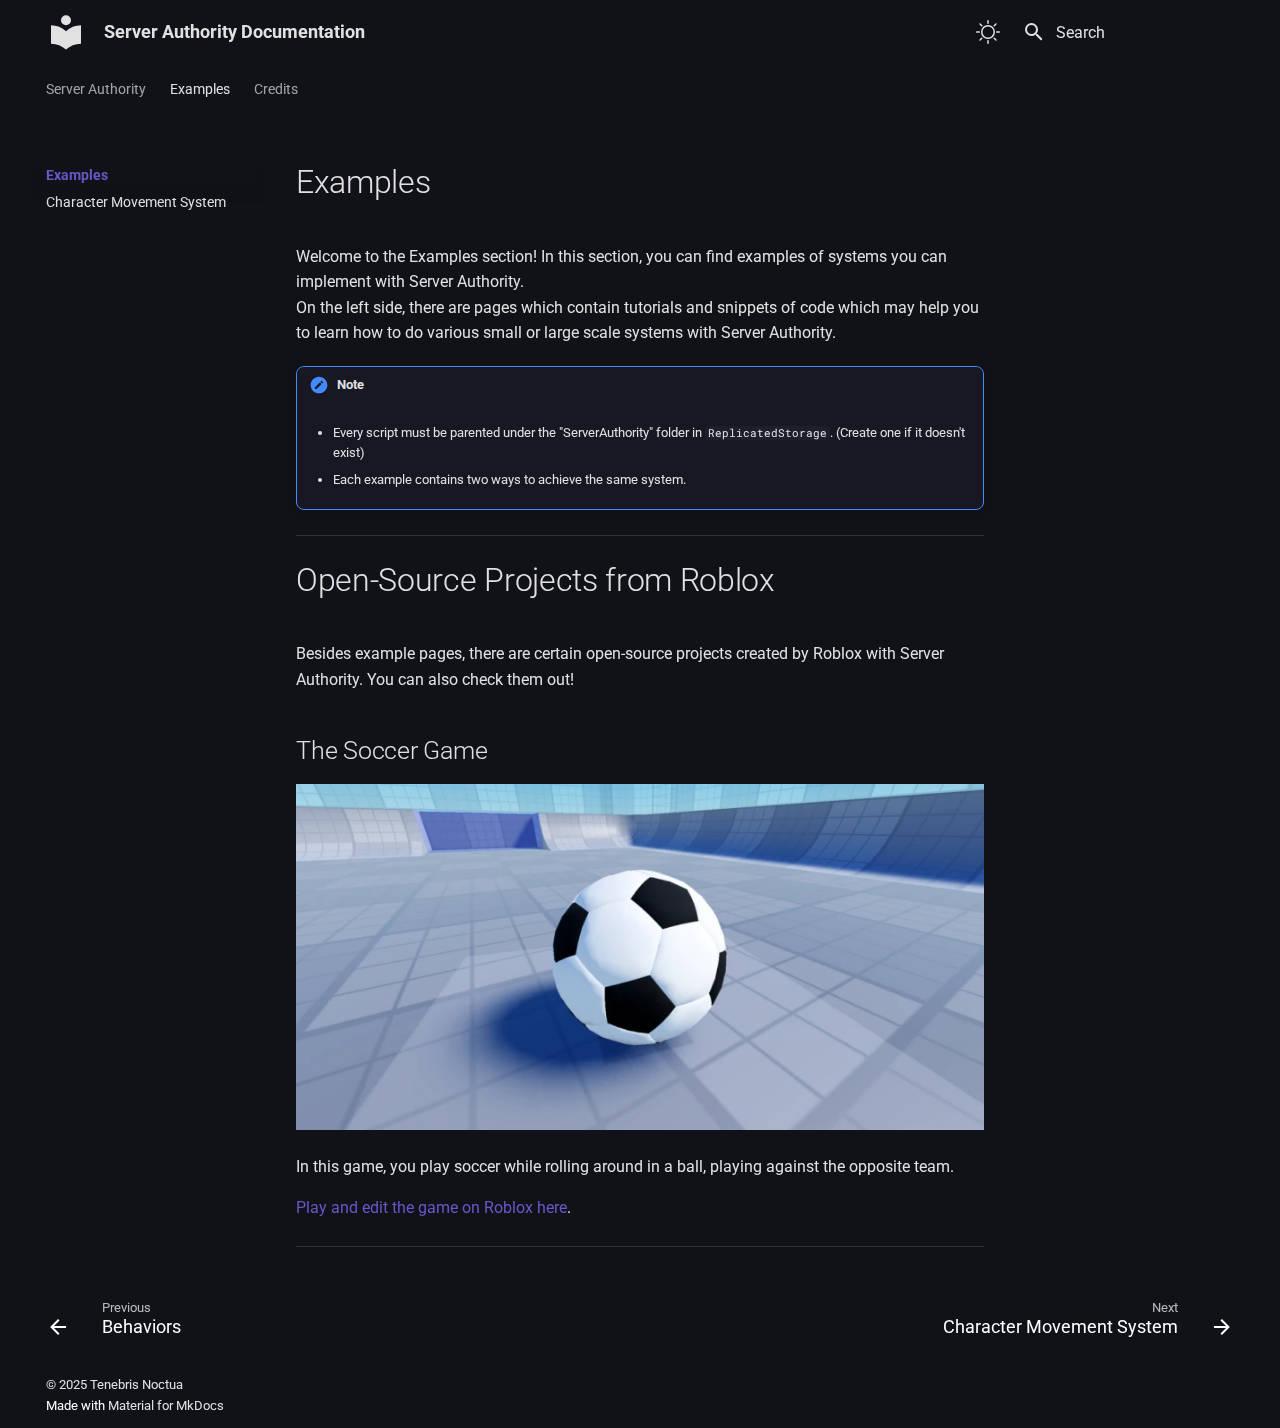
<file: examples/index.html>
<!doctype html>
<html lang="en" class="no-js">
  <head>
    
      <meta charset="utf-8">
      <meta name="viewport" content="width=device-width,initial-scale=1">
      
      
      
        <link rel="canonical" href="https://tenebrisnoctua.github.io/ServerAuthority/examples/">
      
      
        <link rel="prev" href="../main/aurora/">
      
      
        <link rel="next" href="character/">
      
      
        
      
      
      <link rel="icon" href="../assets/images/favicon.png">
      <meta name="generator" content="mkdocs-1.6.1, mkdocs-material-9.7.0">
    
    
      
        <title>Examples - Server Authority Documentation</title>
      
    
    
      <link rel="stylesheet" href="../assets/stylesheets/main.618322db.min.css">
      
        
        <link rel="stylesheet" href="../assets/stylesheets/palette.ab4e12ef.min.css">
      
      


    
    
      
    
    
      
        
        
        <link rel="preconnect" href="https://fonts.gstatic.com" crossorigin>
        <link rel="stylesheet" href="https://fonts.googleapis.com/css?family=Roboto:300,300i,400,400i,700,700i%7CRoboto+Mono:400,400i,700,700i&display=fallback">
        <style>:root{--md-text-font:"Roboto";--md-code-font:"Roboto Mono"}</style>
      
    
    
      <link rel="stylesheet" href="../css/colors.css">
    
      <link rel="stylesheet" href="../css/theme.css">
    
      <link rel="stylesheet" href="../css/code.css">
    
      <link rel="stylesheet" href="../css/api-reference.css">
    
      <link rel="stylesheet" href="../css/paragraph.css">
    
      <link rel="stylesheet" href="../css/home.css">
    
    <script>__md_scope=new URL("..",location),__md_hash=e=>[...e].reduce(((e,_)=>(e<<5)-e+_.charCodeAt(0)),0),__md_get=(e,_=localStorage,t=__md_scope)=>JSON.parse(_.getItem(t.pathname+"."+e)),__md_set=(e,_,t=localStorage,a=__md_scope)=>{try{t.setItem(a.pathname+"."+e,JSON.stringify(_))}catch(e){}}</script>
    
      

    
    
  </head>
  
  
    
    
      
    
    
    
    
    <body dir="ltr" data-md-color-scheme="pedoc-dark" data-md-color-primary="indigo" data-md-color-accent="indigo">
  
    
    <input class="md-toggle" data-md-toggle="drawer" type="checkbox" id="__drawer" autocomplete="off">
    <input class="md-toggle" data-md-toggle="search" type="checkbox" id="__search" autocomplete="off">
    <label class="md-overlay" for="__drawer"></label>
    <div data-md-component="skip">
      
        
        <a href="#examples" class="md-skip">
          Skip to content
        </a>
      
    </div>
    <div data-md-component="announce">
      
    </div>
    
    
      

<header class="md-header" data-md-component="header">
  <nav class="md-header__inner md-grid" aria-label="Header">
    <a href=".." title="Server Authority Documentation" class="md-header__button md-logo" aria-label="Server Authority Documentation" data-md-component="logo">
      <!-- Logo -->

  
  <svg xmlns="http://www.w3.org/2000/svg" viewBox="0 0 24 24"><path d="M12 8a3 3 0 0 0 3-3 3 3 0 0 0-3-3 3 3 0 0 0-3 3 3 3 0 0 0 3 3m0 3.54C9.64 9.35 6.5 8 3 8v11c3.5 0 6.64 1.35 9 3.54 2.36-2.19 5.5-3.54 9-3.54V8c-3.5 0-6.64 1.35-9 3.54"/></svg>

    </a>
    <label class="md-header__button md-icon" for="__drawer">
      
      <svg xmlns="http://www.w3.org/2000/svg" viewBox="0 0 24 24"><path d="M3 6h18v2H3zm0 5h18v2H3zm0 5h18v2H3z"/></svg>
    </label>
    <div class="md-header__title" data-md-component="header-title">
      <div class="md-header__ellipsis">
        <div class="md-header__topic">
          <span class="md-ellipsis">
            Server Authority Documentation
          </span>
        </div>
        <div class="md-header__topic" data-md-component="header-topic">
          <span class="md-ellipsis">
            
              Examples
            
          </span>
        </div>
      </div>
    </div>
    
      
        <form class="md-header__option" data-md-component="palette">
  
    
    
    
    <input class="md-option" data-md-color-media="" data-md-color-scheme="pedoc-dark" data-md-color-primary="indigo" data-md-color-accent="indigo"  aria-label="Switch to Light Mode"  type="radio" name="__palette" id="__palette_0">
    
      <label class="md-header__button md-icon" title="Switch to Light Mode" for="__palette_1" hidden>
        <svg xmlns="http://www.w3.org/2000/svg" viewBox="0 0 24 24"><path d="M12 19a7 7 0 1 1 0-14 7 7 0 0 1 0 14m0-1.5a5.5 5.5 0 1 0 0-11 5.5 5.5 0 1 0 0 11m-5.657.157a.75.75 0 0 1 0 1.06l-1.768 1.768a.749.749 0 0 1-1.275-.326.75.75 0 0 1 .215-.734l1.767-1.768a.75.75 0 0 1 1.061 0M3.515 3.515a.75.75 0 0 1 1.06 0l1.768 1.768a.749.749 0 0 1-.326 1.275.75.75 0 0 1-.734-.215L3.515 4.575a.75.75 0 0 1 0-1.06M12 0a.75.75 0 0 1 .75.75v2.5a.75.75 0 0 1-1.5 0V.75A.75.75 0 0 1 12 0M4 12a.75.75 0 0 1-.75.75H.75a.75.75 0 0 1 0-1.5h2.5A.75.75 0 0 1 4 12m8 8a.75.75 0 0 1 .75.75v2.5a.75.75 0 0 1-1.5 0v-2.5A.75.75 0 0 1 12 20m12-8a.75.75 0 0 1-.75.75h-2.5a.75.75 0 0 1 0-1.5h2.5A.75.75 0 0 1 24 12m-6.343 5.657a.75.75 0 0 1 1.06 0l1.768 1.768a.75.75 0 0 1-.018 1.042.75.75 0 0 1-1.042.018l-1.768-1.767a.75.75 0 0 1 0-1.061m2.828-14.142a.75.75 0 0 1 0 1.06l-1.768 1.768a.75.75 0 0 1-1.042-.018.75.75 0 0 1-.018-1.042l1.767-1.768a.75.75 0 0 1 1.061 0"/></svg>
      </label>
    
  
    
    
    
    <input class="md-option" data-md-color-media="" data-md-color-scheme="pedoc-light" data-md-color-primary="indigo" data-md-color-accent="indigo"  aria-label="Switch To Dark Mode"  type="radio" name="__palette" id="__palette_1">
    
      <label class="md-header__button md-icon" title="Switch To Dark Mode" for="__palette_0" hidden>
        <svg xmlns="http://www.w3.org/2000/svg" viewBox="0 0 24 24"><path d="M14.768 3.96zl-.002-.005a9 9 0 0 0-.218-.779c-.13-.394.21-.8.602-.67q.435.144.855.328l.01.005A10.002 10.002 0 0 1 12 22a10 10 0 0 1-9.162-5.985l-.004-.01a10 10 0 0 1-.329-.855c-.13-.392.277-.732.67-.602q.386.126.78.218l.004.002A9 9 0 0 0 14.999 6a9 9 0 0 0-.231-2.04M16.5 6c0 5.799-4.701 10.5-10.5 10.5q-.64 0-1.26-.075A8.5 8.5 0 1 0 16.425 4.74q.075.62.075 1.259Z"/></svg>
      </label>
    
  
</form>
      
    
    
      <script>var palette=__md_get("__palette");if(palette&&palette.color){if("(prefers-color-scheme)"===palette.color.media){var media=matchMedia("(prefers-color-scheme: light)"),input=document.querySelector(media.matches?"[data-md-color-media='(prefers-color-scheme: light)']":"[data-md-color-media='(prefers-color-scheme: dark)']");palette.color.media=input.getAttribute("data-md-color-media"),palette.color.scheme=input.getAttribute("data-md-color-scheme"),palette.color.primary=input.getAttribute("data-md-color-primary"),palette.color.accent=input.getAttribute("data-md-color-accent")}for(var[key,value]of Object.entries(palette.color))document.body.setAttribute("data-md-color-"+key,value)}</script>
    
    
    
      
      
        <label class="md-header__button md-icon" for="__search">
          
          <svg xmlns="http://www.w3.org/2000/svg" viewBox="0 0 24 24"><path d="M9.5 3A6.5 6.5 0 0 1 16 9.5c0 1.61-.59 3.09-1.56 4.23l.27.27h.79l5 5-1.5 1.5-5-5v-.79l-.27-.27A6.52 6.52 0 0 1 9.5 16 6.5 6.5 0 0 1 3 9.5 6.5 6.5 0 0 1 9.5 3m0 2C7 5 5 7 5 9.5S7 14 9.5 14 14 12 14 9.5 12 5 9.5 5"/></svg>
        </label>
        <div class="md-search" data-md-component="search" role="dialog">
  <label class="md-search__overlay" for="__search"></label>
  <div class="md-search__inner" role="search">
    <form class="md-search__form" name="search">
      <input type="text" class="md-search__input" name="query" aria-label="Search" placeholder="Search" autocapitalize="off" autocorrect="off" autocomplete="off" spellcheck="false" data-md-component="search-query" required>
      <label class="md-search__icon md-icon" for="__search">
        
        <svg xmlns="http://www.w3.org/2000/svg" viewBox="0 0 24 24"><path d="M9.5 3A6.5 6.5 0 0 1 16 9.5c0 1.61-.59 3.09-1.56 4.23l.27.27h.79l5 5-1.5 1.5-5-5v-.79l-.27-.27A6.52 6.52 0 0 1 9.5 16 6.5 6.5 0 0 1 3 9.5 6.5 6.5 0 0 1 9.5 3m0 2C7 5 5 7 5 9.5S7 14 9.5 14 14 12 14 9.5 12 5 9.5 5"/></svg>
        
        <svg xmlns="http://www.w3.org/2000/svg" viewBox="0 0 24 24"><path d="M20 11v2H8l5.5 5.5-1.42 1.42L4.16 12l7.92-7.92L13.5 5.5 8 11z"/></svg>
      </label>
      <nav class="md-search__options" aria-label="Search">
        
        <button type="reset" class="md-search__icon md-icon" title="Clear" aria-label="Clear" tabindex="-1">
          
          <svg xmlns="http://www.w3.org/2000/svg" viewBox="0 0 24 24"><path d="M19 6.41 17.59 5 12 10.59 6.41 5 5 6.41 10.59 12 5 17.59 6.41 19 12 13.41 17.59 19 19 17.59 13.41 12z"/></svg>
        </button>
      </nav>
      
        <div class="md-search__suggest" data-md-component="search-suggest"></div>
      
    </form>
    <div class="md-search__output">
      <div class="md-search__scrollwrap" tabindex="0" data-md-scrollfix>
        <div class="md-search-result" data-md-component="search-result">
          <div class="md-search-result__meta">
            Initializing search
          </div>
          <ol class="md-search-result__list" role="presentation"></ol>
        </div>
      </div>
    </div>
  </div>
</div>
      
    
    
  </nav>
  
</header>
    
    <div class="md-container" data-md-component="container">
      
      
        
          
            
<nav class="md-tabs" aria-label="Tabs" data-md-component="tabs">
  <div class="md-grid">
    <ul class="md-tabs__list">
      
        
  
  
  
  
    
    
      <li class="md-tabs__item">
        <a href=".." class="md-tabs__link">
          
  
  
    
  
  Server Authority

        </a>
      </li>
    
  

      
        
  
  
  
    
  
  
    
    
      <li class="md-tabs__item md-tabs__item--active">
        <a href="./" class="md-tabs__link">
          
  
  
    
  
  Examples

        </a>
      </li>
    
  

      
        
  
  
  
  
    <li class="md-tabs__item">
      <a href="../main/credits/" class="md-tabs__link">
        
  
  
    
  
  Credits

      </a>
    </li>
  

      
    </ul>
  </div>
</nav>
          
        
      
      <main class="md-main" data-md-component="main">
        <div class="md-main__inner md-grid">
          
            
              
              <div class="md-sidebar md-sidebar--primary" data-md-component="sidebar" data-md-type="navigation" >
                <div class="md-sidebar__scrollwrap">
                  <div class="md-sidebar__inner">
                    


  


<nav class="md-nav md-nav--primary md-nav--lifted" aria-label="Navigation" data-md-level="0">
  <label class="md-nav__title" for="__drawer">
    <a href=".." title="Server Authority Documentation" class="md-nav__button md-logo" aria-label="Server Authority Documentation" data-md-component="logo">
      <!-- Logo -->

  
  <svg xmlns="http://www.w3.org/2000/svg" viewBox="0 0 24 24"><path d="M12 8a3 3 0 0 0 3-3 3 3 0 0 0-3-3 3 3 0 0 0-3 3 3 3 0 0 0 3 3m0 3.54C9.64 9.35 6.5 8 3 8v11c3.5 0 6.64 1.35 9 3.54 2.36-2.19 5.5-3.54 9-3.54V8c-3.5 0-6.64 1.35-9 3.54"/></svg>

    </a>
    Server Authority Documentation
  </label>
  
  <ul class="md-nav__list" data-md-scrollfix>
    
      
      
  
  
  
  
    
    
      
        
          
        
      
        
      
        
      
    
    
    
      
      
        
      
    
    
    <li class="md-nav__item md-nav__item--nested">
      
        
        
        <input class="md-nav__toggle md-toggle " type="checkbox" id="__nav_1" >
        
          
          <div class="md-nav__link md-nav__container">
            <a href=".." class="md-nav__link ">
              
  
  
  <span class="md-ellipsis">
    
  
    Server Authority
  

    
  </span>
  
  

            </a>
            
              
              <label class="md-nav__link " for="__nav_1" id="__nav_1_label" tabindex="0">
                <span class="md-nav__icon md-icon"></span>
              </label>
            
          </div>
        
        <nav class="md-nav" data-md-level="1" aria-labelledby="__nav_1_label" aria-expanded="false">
          <label class="md-nav__title" for="__nav_1">
            <span class="md-nav__icon md-icon"></span>
            
  
    Server Authority
  

          </label>
          <ul class="md-nav__list" data-md-scrollfix>
            
              
            
              
                
  
  
  
  
    <li class="md-nav__item">
      <a href="../main/howto/" class="md-nav__link">
        
  
  
  <span class="md-ellipsis">
    
  
    Working with Server Authority
  

    
  </span>
  
  

      </a>
    </li>
  

              
            
              
                
  
  
  
  
    <li class="md-nav__item">
      <a href="../main/aurora/" class="md-nav__link">
        
  
  
  <span class="md-ellipsis">
    
  
    Behaviors
  

    
  </span>
  
  

      </a>
    </li>
  

              
            
          </ul>
        </nav>
      
    </li>
  

    
      
      
  
  
    
  
  
  
    
    
      
        
          
        
      
        
      
    
    
    
      
        
        
      
      
        
      
    
    
    <li class="md-nav__item md-nav__item--active md-nav__item--section md-nav__item--nested">
      
        
        
        <input class="md-nav__toggle md-toggle " type="checkbox" id="__nav_2" checked>
        
          
          <div class="md-nav__link md-nav__container">
            <a href="./" class="md-nav__link md-nav__link--active">
              
  
  
  <span class="md-ellipsis">
    
  
    Examples
  

    
  </span>
  
  

            </a>
            
              
              <label class="md-nav__link md-nav__link--active" for="__nav_2" id="__nav_2_label" tabindex="">
                <span class="md-nav__icon md-icon"></span>
              </label>
            
          </div>
        
        <nav class="md-nav" data-md-level="1" aria-labelledby="__nav_2_label" aria-expanded="true">
          <label class="md-nav__title" for="__nav_2">
            <span class="md-nav__icon md-icon"></span>
            
  
    Examples
  

          </label>
          <ul class="md-nav__list" data-md-scrollfix>
            
              
            
              
                
  
  
  
  
    <li class="md-nav__item">
      <a href="character/" class="md-nav__link">
        
  
  
  <span class="md-ellipsis">
    
  
    Character Movement System
  

    
  </span>
  
  

      </a>
    </li>
  

              
            
          </ul>
        </nav>
      
    </li>
  

    
      
      
  
  
  
  
    <li class="md-nav__item">
      <a href="../main/credits/" class="md-nav__link">
        
  
  
  <span class="md-ellipsis">
    
  
    Credits
  

    
  </span>
  
  

      </a>
    </li>
  

    
  </ul>
</nav>
                  </div>
                </div>
              </div>
            
            
              
              <div class="md-sidebar md-sidebar--secondary" data-md-component="sidebar" data-md-type="toc" >
                <div class="md-sidebar__scrollwrap">
                  <div class="md-sidebar__inner">
                    

<nav class="md-nav md-nav--secondary" aria-label="Table of contents">
  
  
  
    
  
  
</nav>
                  </div>
                </div>
              </div>
            
          
          
            <div class="md-content" data-md-component="content">
              
                




              
              <article class="md-content__inner md-typeset">
                
                  



<h1 id="examples">Examples</h1>
<p>Welcome to the Examples section! In this section, you can find examples of systems you can implement with Server Authority.<br>
On the left side, there are pages which contain tutorials and snippets of code which may help you to learn how to do various small or large scale systems with Server Authority.</p>
<div class="admonition note">
<p class="admonition-title">Note</p>
<ul>
<li>
<p>Every script must be parented under the "ServerAuthority" folder in <code>ReplicatedStorage</code>. (Create one if it doesn't exist)</p>
</li>
<li>
<p>Each example contains two ways to achieve the same system. </p>
</li>
</ul>
</div>
<hr />
<h1 id="open-source-projects-from-roblox">Open-Source Projects from Roblox</h1>
<p>Besides example pages, there are certain open-source projects created by Roblox with Server Authority. You can also check them out!</p>
<h2 id="the-soccer-game">The Soccer Game</h2>
<p><img alt="soccergame" src="../img/tutorial/soccer/soccergame.webp" /></p>
<p>In this game, you play soccer while rolling around in a ball, playing against the opposite team.</p>
<p><a href="https://www.roblox.com/games/138840323803379/Server-Authority-Core-API-Soccer">Play and edit the game on Roblox here</a>.</p>
<hr />












                
              </article>
            </div>
          
          
  <script>var tabs=__md_get("__tabs");if(Array.isArray(tabs))e:for(var set of document.querySelectorAll(".tabbed-set")){var labels=set.querySelector(".tabbed-labels");for(var tab of tabs)for(var label of labels.getElementsByTagName("label"))if(label.innerText.trim()===tab){var input=document.getElementById(label.htmlFor);input.checked=!0;continue e}}</script>

<script>var target=document.getElementById(location.hash.slice(1));target&&target.name&&(target.checked=target.name.startsWith("__tabbed_"))</script>
        </div>
        
          <button type="button" class="md-top md-icon" data-md-component="top" hidden>
  
  <svg xmlns="http://www.w3.org/2000/svg" viewBox="0 0 24 24"><path d="M13 20h-2V8l-5.5 5.5-1.42-1.42L12 4.16l7.92 7.92-1.42 1.42L13 8z"/></svg>
  Back to top
</button>
        
      </main>
      
        <footer class="md-footer">
  
    
      
      <nav class="md-footer__inner md-grid" aria-label="Footer" >
        
          
          <a href="../main/aurora/" class="md-footer__link md-footer__link--prev" aria-label="Previous: Behaviors">
            <div class="md-footer__button md-icon">
              
              <svg xmlns="http://www.w3.org/2000/svg" viewBox="0 0 24 24"><path d="M20 11v2H8l5.5 5.5-1.42 1.42L4.16 12l7.92-7.92L13.5 5.5 8 11z"/></svg>
            </div>
            <div class="md-footer__title">
              <span class="md-footer__direction">
                Previous
              </span>
              <div class="md-ellipsis">
                Behaviors
              </div>
            </div>
          </a>
        
        
          
          <a href="character/" class="md-footer__link md-footer__link--next" aria-label="Next: Character Movement System">
            <div class="md-footer__title">
              <span class="md-footer__direction">
                Next
              </span>
              <div class="md-ellipsis">
                Character Movement System
              </div>
            </div>
            <div class="md-footer__button md-icon">
              
              <svg xmlns="http://www.w3.org/2000/svg" viewBox="0 0 24 24"><path d="M4 11v2h12l-5.5 5.5 1.42 1.42L19.84 12l-7.92-7.92L10.5 5.5 16 11z"/></svg>
            </div>
          </a>
        
      </nav>
    
  
  <div class="md-footer-meta md-typeset">
    <div class="md-footer-meta__inner md-grid">
      <div class="md-copyright">
  
    <div class="md-copyright__highlight">
      &copy; 2025 <a href="https://github.com/TenebrisNoctua"  target="_blank" rel="noopener">Tenebris Noctua</a>
    </div>
  
  
    Made with
    <a href="https://squidfunk.github.io/mkdocs-material/" target="_blank" rel="noopener">
      Material for MkDocs
    </a>
  
</div>
      
    </div>
  </div>
</footer>
      
    </div>
    <div class="md-dialog" data-md-component="dialog">
      <div class="md-dialog__inner md-typeset"></div>
    </div>
    
    
    
      
      
      <script id="__config" type="application/json">{"annotate": null, "base": "..", "features": ["navigation.tabs", "navigation.sections", "navigation.top", "navigation.footer", "navigation.path", "navigation.indexes", "search.suggest", "search.highlight", "content.tabs.link", "content.code.annotation", "content.code.copy"], "search": "../assets/javascripts/workers/search.7a47a382.min.js", "tags": null, "translations": {"clipboard.copied": "Copied to clipboard", "clipboard.copy": "Copy to clipboard", "search.result.more.one": "1 more on this page", "search.result.more.other": "# more on this page", "search.result.none": "No matching documents", "search.result.one": "1 matching document", "search.result.other": "# matching documents", "search.result.placeholder": "Type to start searching", "search.result.term.missing": "Missing", "select.version": "Select version"}, "version": null}</script>
    
    
      <script src="../assets/javascripts/bundle.e71a0d61.min.js"></script>
      
    
  </body>
</html>
</file>
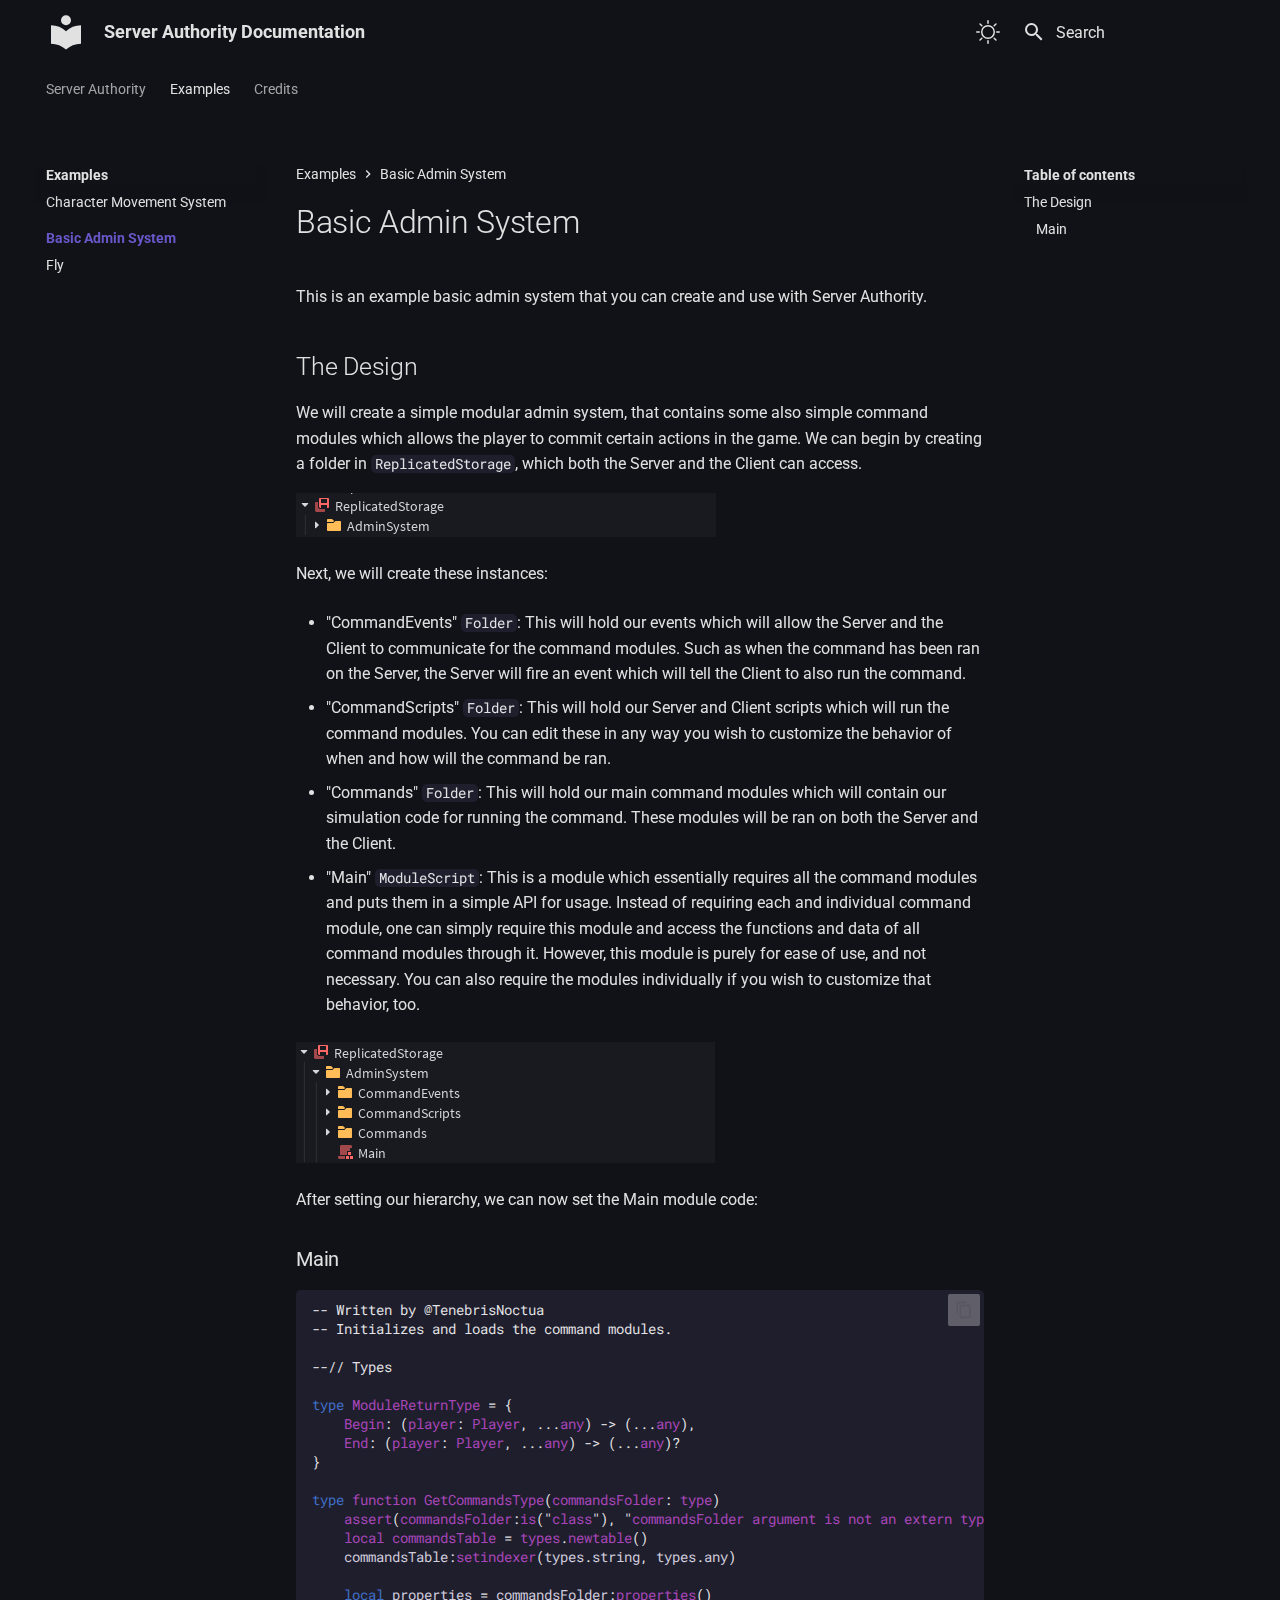
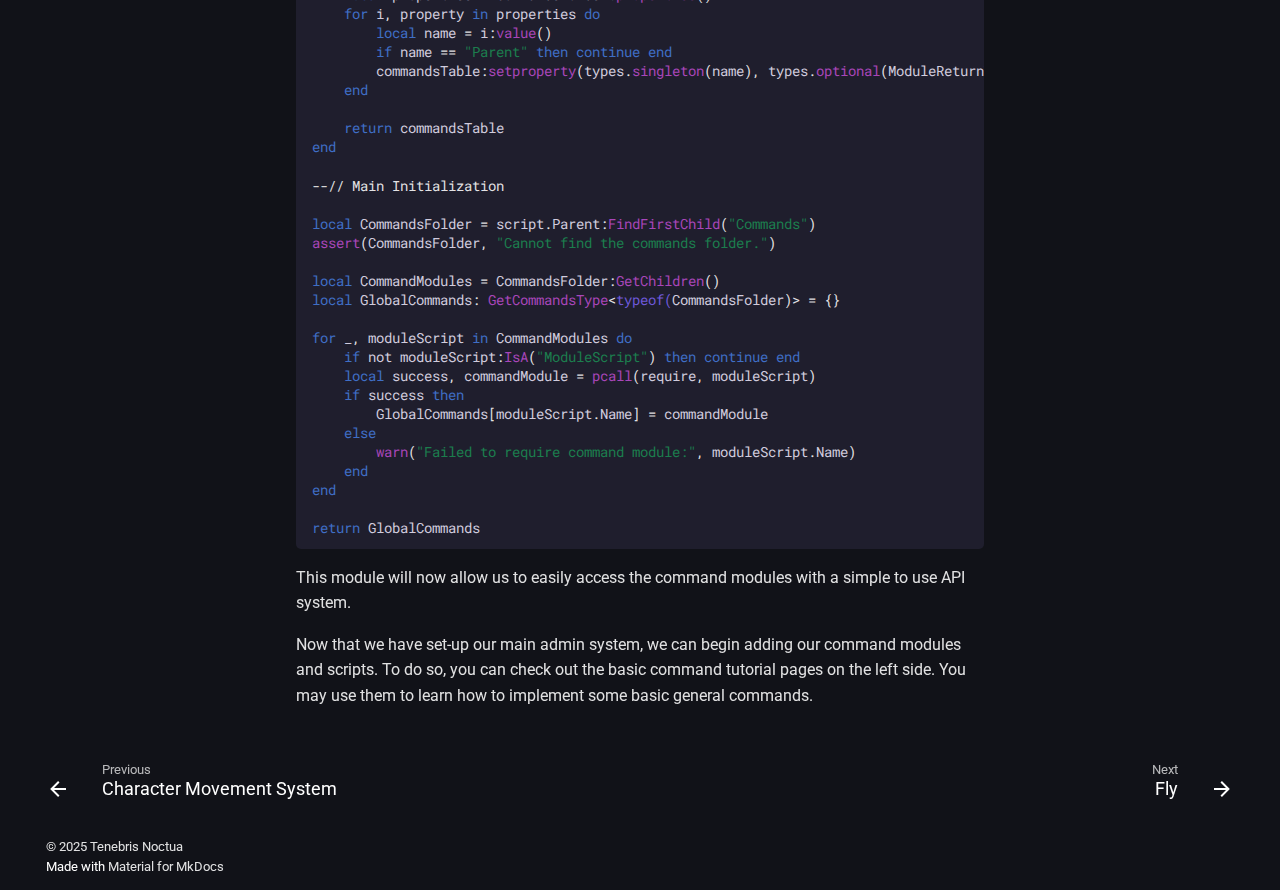
<file: examples/admin/index.html>
<!doctype html>
<html lang="en" class="no-js">
  <head>
    
      <meta charset="utf-8">
      <meta name="viewport" content="width=device-width,initial-scale=1">
      
      
      
        <link rel="canonical" href="https://tenebrisnoctua.github.io/ServerAuthority/examples/admin/">
      
      
        <link rel="prev" href="../character/">
      
      
        <link rel="next" href="fly/">
      
      
        
      
      
      <link rel="icon" href="../../assets/images/favicon.png">
      <meta name="generator" content="mkdocs-1.6.1, mkdocs-material-9.7.0">
    
    
      
        <title>Basic Admin System - Server Authority Documentation</title>
      
    
    
      <link rel="stylesheet" href="../../assets/stylesheets/main.618322db.min.css">
      
        
        <link rel="stylesheet" href="../../assets/stylesheets/palette.ab4e12ef.min.css">
      
      


    
    
      
    
    
      
        
        
        <link rel="preconnect" href="https://fonts.gstatic.com" crossorigin>
        <link rel="stylesheet" href="https://fonts.googleapis.com/css?family=Roboto:300,300i,400,400i,700,700i%7CRoboto+Mono:400,400i,700,700i&display=fallback">
        <style>:root{--md-text-font:"Roboto";--md-code-font:"Roboto Mono"}</style>
      
    
    
      <link rel="stylesheet" href="../../css/colors.css">
    
      <link rel="stylesheet" href="../../css/theme.css">
    
      <link rel="stylesheet" href="../../css/code.css">
    
      <link rel="stylesheet" href="../../css/api-reference.css">
    
      <link rel="stylesheet" href="../../css/paragraph.css">
    
      <link rel="stylesheet" href="../../css/home.css">
    
    <script>__md_scope=new URL("../..",location),__md_hash=e=>[...e].reduce(((e,_)=>(e<<5)-e+_.charCodeAt(0)),0),__md_get=(e,_=localStorage,t=__md_scope)=>JSON.parse(_.getItem(t.pathname+"."+e)),__md_set=(e,_,t=localStorage,a=__md_scope)=>{try{t.setItem(a.pathname+"."+e,JSON.stringify(_))}catch(e){}}</script>
    
      

    
    
  </head>
  
  
    
    
      
    
    
    
    
    <body dir="ltr" data-md-color-scheme="pedoc-dark" data-md-color-primary="indigo" data-md-color-accent="indigo">
  
    
    <input class="md-toggle" data-md-toggle="drawer" type="checkbox" id="__drawer" autocomplete="off">
    <input class="md-toggle" data-md-toggle="search" type="checkbox" id="__search" autocomplete="off">
    <label class="md-overlay" for="__drawer"></label>
    <div data-md-component="skip">
      
        
        <a href="#basic-admin-system" class="md-skip">
          Skip to content
        </a>
      
    </div>
    <div data-md-component="announce">
      
    </div>
    
    
      

<header class="md-header" data-md-component="header">
  <nav class="md-header__inner md-grid" aria-label="Header">
    <a href="../.." title="Server Authority Documentation" class="md-header__button md-logo" aria-label="Server Authority Documentation" data-md-component="logo">
      <!-- Logo -->

  
  <svg xmlns="http://www.w3.org/2000/svg" viewBox="0 0 24 24"><path d="M12 8a3 3 0 0 0 3-3 3 3 0 0 0-3-3 3 3 0 0 0-3 3 3 3 0 0 0 3 3m0 3.54C9.64 9.35 6.5 8 3 8v11c3.5 0 6.64 1.35 9 3.54 2.36-2.19 5.5-3.54 9-3.54V8c-3.5 0-6.64 1.35-9 3.54"/></svg>

    </a>
    <label class="md-header__button md-icon" for="__drawer">
      
      <svg xmlns="http://www.w3.org/2000/svg" viewBox="0 0 24 24"><path d="M3 6h18v2H3zm0 5h18v2H3zm0 5h18v2H3z"/></svg>
    </label>
    <div class="md-header__title" data-md-component="header-title">
      <div class="md-header__ellipsis">
        <div class="md-header__topic">
          <span class="md-ellipsis">
            Server Authority Documentation
          </span>
        </div>
        <div class="md-header__topic" data-md-component="header-topic">
          <span class="md-ellipsis">
            
              Basic Admin System
            
          </span>
        </div>
      </div>
    </div>
    
      
        <form class="md-header__option" data-md-component="palette">
  
    
    
    
    <input class="md-option" data-md-color-media="" data-md-color-scheme="pedoc-dark" data-md-color-primary="indigo" data-md-color-accent="indigo"  aria-label="Switch to Light Mode"  type="radio" name="__palette" id="__palette_0">
    
      <label class="md-header__button md-icon" title="Switch to Light Mode" for="__palette_1" hidden>
        <svg xmlns="http://www.w3.org/2000/svg" viewBox="0 0 24 24"><path d="M12 19a7 7 0 1 1 0-14 7 7 0 0 1 0 14m0-1.5a5.5 5.5 0 1 0 0-11 5.5 5.5 0 1 0 0 11m-5.657.157a.75.75 0 0 1 0 1.06l-1.768 1.768a.749.749 0 0 1-1.275-.326.75.75 0 0 1 .215-.734l1.767-1.768a.75.75 0 0 1 1.061 0M3.515 3.515a.75.75 0 0 1 1.06 0l1.768 1.768a.749.749 0 0 1-.326 1.275.75.75 0 0 1-.734-.215L3.515 4.575a.75.75 0 0 1 0-1.06M12 0a.75.75 0 0 1 .75.75v2.5a.75.75 0 0 1-1.5 0V.75A.75.75 0 0 1 12 0M4 12a.75.75 0 0 1-.75.75H.75a.75.75 0 0 1 0-1.5h2.5A.75.75 0 0 1 4 12m8 8a.75.75 0 0 1 .75.75v2.5a.75.75 0 0 1-1.5 0v-2.5A.75.75 0 0 1 12 20m12-8a.75.75 0 0 1-.75.75h-2.5a.75.75 0 0 1 0-1.5h2.5A.75.75 0 0 1 24 12m-6.343 5.657a.75.75 0 0 1 1.06 0l1.768 1.768a.75.75 0 0 1-.018 1.042.75.75 0 0 1-1.042.018l-1.768-1.767a.75.75 0 0 1 0-1.061m2.828-14.142a.75.75 0 0 1 0 1.06l-1.768 1.768a.75.75 0 0 1-1.042-.018.75.75 0 0 1-.018-1.042l1.767-1.768a.75.75 0 0 1 1.061 0"/></svg>
      </label>
    
  
    
    
    
    <input class="md-option" data-md-color-media="" data-md-color-scheme="pedoc-light" data-md-color-primary="indigo" data-md-color-accent="indigo"  aria-label="Switch To Dark Mode"  type="radio" name="__palette" id="__palette_1">
    
      <label class="md-header__button md-icon" title="Switch To Dark Mode" for="__palette_0" hidden>
        <svg xmlns="http://www.w3.org/2000/svg" viewBox="0 0 24 24"><path d="M14.768 3.96zl-.002-.005a9 9 0 0 0-.218-.779c-.13-.394.21-.8.602-.67q.435.144.855.328l.01.005A10.002 10.002 0 0 1 12 22a10 10 0 0 1-9.162-5.985l-.004-.01a10 10 0 0 1-.329-.855c-.13-.392.277-.732.67-.602q.386.126.78.218l.004.002A9 9 0 0 0 14.999 6a9 9 0 0 0-.231-2.04M16.5 6c0 5.799-4.701 10.5-10.5 10.5q-.64 0-1.26-.075A8.5 8.5 0 1 0 16.425 4.74q.075.62.075 1.259Z"/></svg>
      </label>
    
  
</form>
      
    
    
      <script>var palette=__md_get("__palette");if(palette&&palette.color){if("(prefers-color-scheme)"===palette.color.media){var media=matchMedia("(prefers-color-scheme: light)"),input=document.querySelector(media.matches?"[data-md-color-media='(prefers-color-scheme: light)']":"[data-md-color-media='(prefers-color-scheme: dark)']");palette.color.media=input.getAttribute("data-md-color-media"),palette.color.scheme=input.getAttribute("data-md-color-scheme"),palette.color.primary=input.getAttribute("data-md-color-primary"),palette.color.accent=input.getAttribute("data-md-color-accent")}for(var[key,value]of Object.entries(palette.color))document.body.setAttribute("data-md-color-"+key,value)}</script>
    
    
    
      
      
        <label class="md-header__button md-icon" for="__search">
          
          <svg xmlns="http://www.w3.org/2000/svg" viewBox="0 0 24 24"><path d="M9.5 3A6.5 6.5 0 0 1 16 9.5c0 1.61-.59 3.09-1.56 4.23l.27.27h.79l5 5-1.5 1.5-5-5v-.79l-.27-.27A6.52 6.52 0 0 1 9.5 16 6.5 6.5 0 0 1 3 9.5 6.5 6.5 0 0 1 9.5 3m0 2C7 5 5 7 5 9.5S7 14 9.5 14 14 12 14 9.5 12 5 9.5 5"/></svg>
        </label>
        <div class="md-search" data-md-component="search" role="dialog">
  <label class="md-search__overlay" for="__search"></label>
  <div class="md-search__inner" role="search">
    <form class="md-search__form" name="search">
      <input type="text" class="md-search__input" name="query" aria-label="Search" placeholder="Search" autocapitalize="off" autocorrect="off" autocomplete="off" spellcheck="false" data-md-component="search-query" required>
      <label class="md-search__icon md-icon" for="__search">
        
        <svg xmlns="http://www.w3.org/2000/svg" viewBox="0 0 24 24"><path d="M9.5 3A6.5 6.5 0 0 1 16 9.5c0 1.61-.59 3.09-1.56 4.23l.27.27h.79l5 5-1.5 1.5-5-5v-.79l-.27-.27A6.52 6.52 0 0 1 9.5 16 6.5 6.5 0 0 1 3 9.5 6.5 6.5 0 0 1 9.5 3m0 2C7 5 5 7 5 9.5S7 14 9.5 14 14 12 14 9.5 12 5 9.5 5"/></svg>
        
        <svg xmlns="http://www.w3.org/2000/svg" viewBox="0 0 24 24"><path d="M20 11v2H8l5.5 5.5-1.42 1.42L4.16 12l7.92-7.92L13.5 5.5 8 11z"/></svg>
      </label>
      <nav class="md-search__options" aria-label="Search">
        
        <button type="reset" class="md-search__icon md-icon" title="Clear" aria-label="Clear" tabindex="-1">
          
          <svg xmlns="http://www.w3.org/2000/svg" viewBox="0 0 24 24"><path d="M19 6.41 17.59 5 12 10.59 6.41 5 5 6.41 10.59 12 5 17.59 6.41 19 12 13.41 17.59 19 19 17.59 13.41 12z"/></svg>
        </button>
      </nav>
      
        <div class="md-search__suggest" data-md-component="search-suggest"></div>
      
    </form>
    <div class="md-search__output">
      <div class="md-search__scrollwrap" tabindex="0" data-md-scrollfix>
        <div class="md-search-result" data-md-component="search-result">
          <div class="md-search-result__meta">
            Initializing search
          </div>
          <ol class="md-search-result__list" role="presentation"></ol>
        </div>
      </div>
    </div>
  </div>
</div>
      
    
    
  </nav>
  
</header>
    
    <div class="md-container" data-md-component="container">
      
      
        
          
            
<nav class="md-tabs" aria-label="Tabs" data-md-component="tabs">
  <div class="md-grid">
    <ul class="md-tabs__list">
      
        
  
  
  
  
    
    
      <li class="md-tabs__item">
        <a href="../.." class="md-tabs__link">
          
  
  
    
  
  Server Authority

        </a>
      </li>
    
  

      
        
  
  
  
    
  
  
    
    
      <li class="md-tabs__item md-tabs__item--active">
        <a href="../" class="md-tabs__link">
          
  
  
    
  
  Examples

        </a>
      </li>
    
  

      
        
  
  
  
  
    <li class="md-tabs__item">
      <a href="../../main/credits/" class="md-tabs__link">
        
  
  
    
  
  Credits

      </a>
    </li>
  

      
    </ul>
  </div>
</nav>
          
        
      
      <main class="md-main" data-md-component="main">
        <div class="md-main__inner md-grid">
          
            
              
              <div class="md-sidebar md-sidebar--primary" data-md-component="sidebar" data-md-type="navigation" >
                <div class="md-sidebar__scrollwrap">
                  <div class="md-sidebar__inner">
                    


  


<nav class="md-nav md-nav--primary md-nav--lifted" aria-label="Navigation" data-md-level="0">
  <label class="md-nav__title" for="__drawer">
    <a href="../.." title="Server Authority Documentation" class="md-nav__button md-logo" aria-label="Server Authority Documentation" data-md-component="logo">
      <!-- Logo -->

  
  <svg xmlns="http://www.w3.org/2000/svg" viewBox="0 0 24 24"><path d="M12 8a3 3 0 0 0 3-3 3 3 0 0 0-3-3 3 3 0 0 0-3 3 3 3 0 0 0 3 3m0 3.54C9.64 9.35 6.5 8 3 8v11c3.5 0 6.64 1.35 9 3.54 2.36-2.19 5.5-3.54 9-3.54V8c-3.5 0-6.64 1.35-9 3.54"/></svg>

    </a>
    Server Authority Documentation
  </label>
  
  <ul class="md-nav__list" data-md-scrollfix>
    
      
      
  
  
  
  
    
    
      
        
          
        
      
        
      
        
      
    
    
    
      
      
        
      
    
    
    <li class="md-nav__item md-nav__item--nested">
      
        
        
        <input class="md-nav__toggle md-toggle " type="checkbox" id="__nav_1" >
        
          
          <div class="md-nav__link md-nav__container">
            <a href="../.." class="md-nav__link ">
              
  
  
  <span class="md-ellipsis">
    
  
    Server Authority
  

    
  </span>
  
  

            </a>
            
              
              <label class="md-nav__link " for="__nav_1" id="__nav_1_label" tabindex="0">
                <span class="md-nav__icon md-icon"></span>
              </label>
            
          </div>
        
        <nav class="md-nav" data-md-level="1" aria-labelledby="__nav_1_label" aria-expanded="false">
          <label class="md-nav__title" for="__nav_1">
            <span class="md-nav__icon md-icon"></span>
            
  
    Server Authority
  

          </label>
          <ul class="md-nav__list" data-md-scrollfix>
            
              
            
              
                
  
  
  
  
    <li class="md-nav__item">
      <a href="../../main/howto/" class="md-nav__link">
        
  
  
  <span class="md-ellipsis">
    
  
    Working with Server Authority
  

    
  </span>
  
  

      </a>
    </li>
  

              
            
              
                
  
  
  
  
    <li class="md-nav__item">
      <a href="../../main/aurora/" class="md-nav__link">
        
  
  
  <span class="md-ellipsis">
    
  
    Behaviors
  

    
  </span>
  
  

      </a>
    </li>
  

              
            
          </ul>
        </nav>
      
    </li>
  

    
      
      
  
  
    
  
  
  
    
    
      
        
          
        
      
        
      
        
      
    
    
    
      
        
        
      
      
        
      
    
    
    <li class="md-nav__item md-nav__item--active md-nav__item--section md-nav__item--nested">
      
        
        
        <input class="md-nav__toggle md-toggle " type="checkbox" id="__nav_2" checked>
        
          
          <div class="md-nav__link md-nav__container">
            <a href="../" class="md-nav__link ">
              
  
  
  <span class="md-ellipsis">
    
  
    Examples
  

    
  </span>
  
  

            </a>
            
              
              <label class="md-nav__link " for="__nav_2" id="__nav_2_label" tabindex="">
                <span class="md-nav__icon md-icon"></span>
              </label>
            
          </div>
        
        <nav class="md-nav" data-md-level="1" aria-labelledby="__nav_2_label" aria-expanded="true">
          <label class="md-nav__title" for="__nav_2">
            <span class="md-nav__icon md-icon"></span>
            
  
    Examples
  

          </label>
          <ul class="md-nav__list" data-md-scrollfix>
            
              
            
              
                
  
  
  
  
    <li class="md-nav__item">
      <a href="../character/" class="md-nav__link">
        
  
  
  <span class="md-ellipsis">
    
  
    Character Movement System
  

    
  </span>
  
  

      </a>
    </li>
  

              
            
              
                
  
  
    
  
  
  
    
    
      
        
          
        
      
        
      
    
    
    
      
      
        
          
          
        
      
    
    
    <li class="md-nav__item md-nav__item--active md-nav__item--section md-nav__item--nested">
      
        
        
        <input class="md-nav__toggle md-toggle " type="checkbox" id="__nav_2_3" checked>
        
          
          <div class="md-nav__link md-nav__container">
            <a href="./" class="md-nav__link md-nav__link--active">
              
  
  
  <span class="md-ellipsis">
    
  
    Basic Admin System
  

    
  </span>
  
  

            </a>
            
              
              <label class="md-nav__link md-nav__link--active" for="__nav_2_3" id="__nav_2_3_label" tabindex="">
                <span class="md-nav__icon md-icon"></span>
              </label>
            
          </div>
        
        <nav class="md-nav" data-md-level="2" aria-labelledby="__nav_2_3_label" aria-expanded="true">
          <label class="md-nav__title" for="__nav_2_3">
            <span class="md-nav__icon md-icon"></span>
            
  
    Basic Admin System
  

          </label>
          <ul class="md-nav__list" data-md-scrollfix>
            
              
            
              
                
  
  
  
  
    <li class="md-nav__item">
      <a href="fly/" class="md-nav__link">
        
  
  
  <span class="md-ellipsis">
    
  
    Fly
  

    
  </span>
  
  

      </a>
    </li>
  

              
            
          </ul>
        </nav>
      
    </li>
  

              
            
          </ul>
        </nav>
      
    </li>
  

    
      
      
  
  
  
  
    <li class="md-nav__item">
      <a href="../../main/credits/" class="md-nav__link">
        
  
  
  <span class="md-ellipsis">
    
  
    Credits
  

    
  </span>
  
  

      </a>
    </li>
  

    
  </ul>
</nav>
                  </div>
                </div>
              </div>
            
            
              
              <div class="md-sidebar md-sidebar--secondary" data-md-component="sidebar" data-md-type="toc" >
                <div class="md-sidebar__scrollwrap">
                  <div class="md-sidebar__inner">
                    

<nav class="md-nav md-nav--secondary" aria-label="Table of contents">
  
  
  
    
  
  
    <label class="md-nav__title" for="__toc">
      <span class="md-nav__icon md-icon"></span>
      Table of contents
    </label>
    <ul class="md-nav__list" data-md-component="toc" data-md-scrollfix>
      
        <li class="md-nav__item">
  <a href="#the-design" class="md-nav__link">
    <span class="md-ellipsis">
      
        The Design
      
    </span>
  </a>
  
    <nav class="md-nav" aria-label="The Design">
      <ul class="md-nav__list">
        
          <li class="md-nav__item">
  <a href="#main" class="md-nav__link">
    <span class="md-ellipsis">
      
        Main
      
    </span>
  </a>
  
</li>
        
      </ul>
    </nav>
  
</li>
      
    </ul>
  
</nav>
                  </div>
                </div>
              </div>
            
          
          
            <div class="md-content" data-md-component="content">
              
                




  <nav class="md-path" aria-label="Navigation" >
    <ol class="md-path__list">
      
      
        
  
  
    
    
      <li class="md-path__item">
        <a href="../" class="md-path__link">
          
  <span class="md-ellipsis">
    Examples
  </span>

        </a>
      </li>
    
  

      
        
  
  
    
    
      <li class="md-path__item">
        <a href="./" class="md-path__link">
          
  <span class="md-ellipsis">
    Basic Admin System
  </span>

        </a>
      </li>
    
  

      
    </ol>
  </nav>

              
              <article class="md-content__inner md-typeset">
                
                  



<h1 id="basic-admin-system">Basic Admin System</h1>
<p>This is an example basic admin system that you can create and use with Server Authority.</p>
<h2 id="the-design">The Design</h2>
<p>We will create a simple modular admin system, that contains some also simple command modules which allows the player to commit certain actions in the game. We can begin by creating a folder in <code>ReplicatedStorage</code>, which both the Server and the Client can access.</p>
<p><img alt="hierarchyimage_1" src="../../img/tutorial/admin/hierarchyimage_1.png" /></p>
<p>Next, we will create these instances:</p>
<ul>
<li>
<p>"CommandEvents" <code>Folder</code>: This will hold our events which will allow the Server and the Client to communicate for the command modules. Such as when the command has been ran on the Server, the Server will fire an event which will tell the Client to also run the command.</p>
</li>
<li>
<p>"CommandScripts" <code>Folder</code>: This will hold our Server and Client scripts which will run the command modules. You can edit these in any way you wish to customize the behavior of when and how will the command be ran.</p>
</li>
<li>
<p>"Commands" <code>Folder</code>: This will hold our main command modules which will contain our simulation code for running the command. These modules will be ran on both the Server and the Client.</p>
</li>
<li>
<p>"Main" <code>ModuleScript</code>: This is a module which essentially requires all the command modules and puts them in a simple API for usage. Instead of requiring each and individual command module, one can simply require this module and access the functions and data of all command modules through it. However, this module is purely for ease of use, and not necessary. You can also require the modules individually if you wish to customize that behavior, too.</p>
</li>
</ul>
<p><img alt="hierarchyimage_2" src="../../img/tutorial/admin/hierarchyimage_2.png" /></p>
<p>After setting our hierarchy, we can now set the Main module code:</p>
<h3 id="main">Main</h3>
<div class="highlight"><pre><span></span><code><a id="__codelineno-0-1" name="__codelineno-0-1" href="#__codelineno-0-1"></a><span class="c1">-- Written by @TenebrisNoctua</span>
<a id="__codelineno-0-2" name="__codelineno-0-2" href="#__codelineno-0-2"></a><span class="c1">-- Initializes and loads the command modules.</span>
<a id="__codelineno-0-3" name="__codelineno-0-3" href="#__codelineno-0-3"></a>
<a id="__codelineno-0-4" name="__codelineno-0-4" href="#__codelineno-0-4"></a><span class="c1">--// Types</span>
<a id="__codelineno-0-5" name="__codelineno-0-5" href="#__codelineno-0-5"></a>
<a id="__codelineno-0-6" name="__codelineno-0-6" href="#__codelineno-0-6"></a><span class="kr">type</span><span class="w"> </span><span class="nc">ModuleReturnType</span><span class="w"> </span><span class="p">=</span><span class="w"> </span><span class="p">{</span>
<a id="__codelineno-0-7" name="__codelineno-0-7" href="#__codelineno-0-7"></a><span class="w">    </span><span class="nc">Begin</span><span class="p">:</span><span class="w"> </span><span class="p">(</span><span class="nc">player</span><span class="p">:</span><span class="w"> </span><span class="nc">Player</span><span class="p">,</span><span class="w"> </span><span class="p">...</span><span class="nc">any</span><span class="p">)</span><span class="w"> </span><span class="p">-&gt;</span><span class="w"> </span><span class="p">(...</span><span class="nc">any</span><span class="p">),</span>
<a id="__codelineno-0-8" name="__codelineno-0-8" href="#__codelineno-0-8"></a><span class="w">    </span><span class="nc">End</span><span class="p">:</span><span class="w"> </span><span class="p">(</span><span class="nc">player</span><span class="p">:</span><span class="w"> </span><span class="nc">Player</span><span class="p">,</span><span class="w"> </span><span class="p">...</span><span class="nc">any</span><span class="p">)</span><span class="w"> </span><span class="p">-&gt;</span><span class="w"> </span><span class="p">(...</span><span class="nc">any</span><span class="p">)</span><span class="err">?</span>
<a id="__codelineno-0-9" name="__codelineno-0-9" href="#__codelineno-0-9"></a><span class="p">}</span>
<a id="__codelineno-0-10" name="__codelineno-0-10" href="#__codelineno-0-10"></a>
<a id="__codelineno-0-11" name="__codelineno-0-11" href="#__codelineno-0-11"></a><span class="kr">type</span><span class="w"> </span><span class="nc">function</span><span class="w"> </span><span class="nc">GetCommandsType</span><span class="err">(</span><span class="nc">commandsFolder</span><span class="err">:</span><span class="w"> </span><span class="nc">type</span><span class="err">)</span>
<a id="__codelineno-0-12" name="__codelineno-0-12" href="#__codelineno-0-12"></a><span class="w">    </span><span class="nc">assert</span><span class="err">(</span><span class="nc">commandsFolder</span><span class="err">:</span><span class="nc">is</span><span class="err">(&quot;</span><span class="nc">class</span><span class="err">&quot;),</span><span class="w"> </span><span class="err">&quot;</span><span class="nc">commandsFolder</span><span class="w"> </span><span class="nc">argument</span><span class="w"> </span><span class="nc">is</span><span class="w"> </span><span class="nc">not</span><span class="w"> </span><span class="nc">an</span><span class="w"> </span><span class="nc">extern</span><span class="w"> </span><span class="nc">type</span><span class="err">.&quot;)</span>
<a id="__codelineno-0-13" name="__codelineno-0-13" href="#__codelineno-0-13"></a><span class="w">    </span><span class="nc">local</span><span class="w"> </span><span class="nc">commandsTable</span><span class="w"> </span><span class="p">=</span><span class="w"> </span><span class="nc">types</span><span class="p">.</span><span class="nc">newtable</span><span class="p">()</span>
<a id="__codelineno-0-14" name="__codelineno-0-14" href="#__codelineno-0-14"></a><span class="w">    </span><span class="nv">commandsTable</span><span class="p">:</span><span class="nc">setindexer</span><span class="p">(</span><span class="nv">types</span><span class="p">.</span><span class="nv">string</span><span class="p">,</span><span class="w"> </span><span class="nv">types</span><span class="p">.</span><span class="nv">any</span><span class="p">)</span>
<a id="__codelineno-0-15" name="__codelineno-0-15" href="#__codelineno-0-15"></a>
<a id="__codelineno-0-16" name="__codelineno-0-16" href="#__codelineno-0-16"></a><span class="w">    </span><span class="kd">local</span><span class="w"> </span><span class="nv">properties</span><span class="w"> </span><span class="o">=</span><span class="w"> </span><span class="nv">commandsFolder</span><span class="p">:</span><span class="nc">properties</span><span class="p">()</span>
<a id="__codelineno-0-17" name="__codelineno-0-17" href="#__codelineno-0-17"></a><span class="w">    </span><span class="kr">for</span><span class="w"> </span><span class="nv">i</span><span class="p">,</span><span class="w"> </span><span class="nv">property</span><span class="w"> </span><span class="kr">in</span><span class="w"> </span><span class="nv">properties</span><span class="w"> </span><span class="kr">do</span>
<a id="__codelineno-0-18" name="__codelineno-0-18" href="#__codelineno-0-18"></a><span class="w">        </span><span class="kd">local</span><span class="w"> </span><span class="nv">name</span><span class="w"> </span><span class="o">=</span><span class="w"> </span><span class="nv">i</span><span class="p">:</span><span class="nc">value</span><span class="p">()</span>
<a id="__codelineno-0-19" name="__codelineno-0-19" href="#__codelineno-0-19"></a><span class="w">        </span><span class="kr">if</span><span class="w"> </span><span class="nv">name</span><span class="w"> </span><span class="o">==</span><span class="w"> </span><span class="s2">&quot;Parent&quot;</span><span class="w"> </span><span class="kr">then</span><span class="w"> </span><span class="kr">continue</span><span class="w"> </span><span class="kr">end</span>
<a id="__codelineno-0-20" name="__codelineno-0-20" href="#__codelineno-0-20"></a><span class="w">        </span><span class="nv">commandsTable</span><span class="p">:</span><span class="nc">setproperty</span><span class="p">(</span><span class="nv">types</span><span class="p">.</span><span class="nf">singleton</span><span class="p">(</span><span class="nv">name</span><span class="p">),</span><span class="w"> </span><span class="nv">types</span><span class="p">.</span><span class="nf">optional</span><span class="p">(</span><span class="nv">ModuleReturnType</span><span class="p">))</span>
<a id="__codelineno-0-21" name="__codelineno-0-21" href="#__codelineno-0-21"></a><span class="w">    </span><span class="kr">end</span>
<a id="__codelineno-0-22" name="__codelineno-0-22" href="#__codelineno-0-22"></a>
<a id="__codelineno-0-23" name="__codelineno-0-23" href="#__codelineno-0-23"></a><span class="w">    </span><span class="kr">return</span><span class="w"> </span><span class="nv">commandsTable</span>
<a id="__codelineno-0-24" name="__codelineno-0-24" href="#__codelineno-0-24"></a><span class="kr">end</span>
<a id="__codelineno-0-25" name="__codelineno-0-25" href="#__codelineno-0-25"></a>
<a id="__codelineno-0-26" name="__codelineno-0-26" href="#__codelineno-0-26"></a><span class="c1">--// Main Initialization</span>
<a id="__codelineno-0-27" name="__codelineno-0-27" href="#__codelineno-0-27"></a>
<a id="__codelineno-0-28" name="__codelineno-0-28" href="#__codelineno-0-28"></a><span class="kd">local</span><span class="w"> </span><span class="nv">CommandsFolder</span><span class="w"> </span><span class="o">=</span><span class="w"> </span><span class="nv">script</span><span class="p">.</span><span class="nv">Parent</span><span class="p">:</span><span class="nc">FindFirstChild</span><span class="p">(</span><span class="s2">&quot;Commands&quot;</span><span class="p">)</span>
<a id="__codelineno-0-29" name="__codelineno-0-29" href="#__codelineno-0-29"></a><span class="nf">assert</span><span class="p">(</span><span class="nv">CommandsFolder</span><span class="p">,</span><span class="w"> </span><span class="s2">&quot;Cannot find the commands folder.&quot;</span><span class="p">)</span>
<a id="__codelineno-0-30" name="__codelineno-0-30" href="#__codelineno-0-30"></a>
<a id="__codelineno-0-31" name="__codelineno-0-31" href="#__codelineno-0-31"></a><span class="kd">local</span><span class="w"> </span><span class="nv">CommandModules</span><span class="w"> </span><span class="o">=</span><span class="w"> </span><span class="nv">CommandsFolder</span><span class="p">:</span><span class="nc">GetChildren</span><span class="p">()</span>
<a id="__codelineno-0-32" name="__codelineno-0-32" href="#__codelineno-0-32"></a><span class="kd">local</span><span class="w"> </span><span class="nv">GlobalCommands</span><span class="p">:</span><span class="w"> </span><span class="nc">GetCommandsType</span><span class="p">&lt;</span><span class="nb">typeof(</span><span class="nv">CommandsFolder</span><span class="p">)&gt;</span><span class="w"> </span><span class="o">=</span><span class="w"> </span><span class="p">{}</span>
<a id="__codelineno-0-33" name="__codelineno-0-33" href="#__codelineno-0-33"></a>
<a id="__codelineno-0-34" name="__codelineno-0-34" href="#__codelineno-0-34"></a><span class="kr">for</span><span class="w"> </span><span class="nv">_</span><span class="p">,</span><span class="w"> </span><span class="nv">moduleScript</span><span class="w"> </span><span class="kr">in</span><span class="w"> </span><span class="nv">CommandModules</span><span class="w"> </span><span class="kr">do</span>
<a id="__codelineno-0-35" name="__codelineno-0-35" href="#__codelineno-0-35"></a><span class="w">    </span><span class="kr">if</span><span class="w"> </span><span class="nv">not</span><span class="w"> </span><span class="nv">moduleScript</span><span class="p">:</span><span class="nc">IsA</span><span class="p">(</span><span class="s2">&quot;ModuleScript&quot;</span><span class="p">)</span><span class="w"> </span><span class="kr">then</span><span class="w"> </span><span class="kr">continue</span><span class="w"> </span><span class="kr">end</span>
<a id="__codelineno-0-36" name="__codelineno-0-36" href="#__codelineno-0-36"></a><span class="w">    </span><span class="kd">local</span><span class="w"> </span><span class="nv">success</span><span class="p">,</span><span class="w"> </span><span class="nv">commandModule</span><span class="w"> </span><span class="o">=</span><span class="w"> </span><span class="nf">pcall</span><span class="p">(</span><span class="nv">require</span><span class="p">,</span><span class="w"> </span><span class="nv">moduleScript</span><span class="p">)</span>
<a id="__codelineno-0-37" name="__codelineno-0-37" href="#__codelineno-0-37"></a><span class="w">    </span><span class="kr">if</span><span class="w"> </span><span class="nv">success</span><span class="w"> </span><span class="kr">then</span>
<a id="__codelineno-0-38" name="__codelineno-0-38" href="#__codelineno-0-38"></a><span class="w">        </span><span class="nv">GlobalCommands</span><span class="p">[</span><span class="nv">moduleScript</span><span class="p">.</span><span class="nv">Name</span><span class="p">]</span><span class="w"> </span><span class="o">=</span><span class="w"> </span><span class="nv">commandModule</span>
<a id="__codelineno-0-39" name="__codelineno-0-39" href="#__codelineno-0-39"></a><span class="w">    </span><span class="kr">else</span>
<a id="__codelineno-0-40" name="__codelineno-0-40" href="#__codelineno-0-40"></a><span class="w">        </span><span class="nf">warn</span><span class="p">(</span><span class="s2">&quot;Failed to require command module:&quot;</span><span class="p">,</span><span class="w"> </span><span class="nv">moduleScript</span><span class="p">.</span><span class="nv">Name</span><span class="p">)</span>
<a id="__codelineno-0-41" name="__codelineno-0-41" href="#__codelineno-0-41"></a><span class="w">    </span><span class="kr">end</span>
<a id="__codelineno-0-42" name="__codelineno-0-42" href="#__codelineno-0-42"></a><span class="kr">end</span>
<a id="__codelineno-0-43" name="__codelineno-0-43" href="#__codelineno-0-43"></a>
<a id="__codelineno-0-44" name="__codelineno-0-44" href="#__codelineno-0-44"></a><span class="kr">return</span><span class="w"> </span><span class="nv">GlobalCommands</span>
</code></pre></div>
<p>This module will now allow us to easily access the command modules with a simple to use API system.</p>
<p>Now that we have set-up our main admin system, we can begin adding our command modules and scripts. To do so, you can check out the basic command tutorial pages on the left side. You may use them to learn how to implement some basic general commands.</p>












                
              </article>
            </div>
          
          
  <script>var tabs=__md_get("__tabs");if(Array.isArray(tabs))e:for(var set of document.querySelectorAll(".tabbed-set")){var labels=set.querySelector(".tabbed-labels");for(var tab of tabs)for(var label of labels.getElementsByTagName("label"))if(label.innerText.trim()===tab){var input=document.getElementById(label.htmlFor);input.checked=!0;continue e}}</script>

<script>var target=document.getElementById(location.hash.slice(1));target&&target.name&&(target.checked=target.name.startsWith("__tabbed_"))</script>
        </div>
        
          <button type="button" class="md-top md-icon" data-md-component="top" hidden>
  
  <svg xmlns="http://www.w3.org/2000/svg" viewBox="0 0 24 24"><path d="M13 20h-2V8l-5.5 5.5-1.42-1.42L12 4.16l7.92 7.92-1.42 1.42L13 8z"/></svg>
  Back to top
</button>
        
      </main>
      
        <footer class="md-footer">
  
    
      
      <nav class="md-footer__inner md-grid" aria-label="Footer" >
        
          
          <a href="../character/" class="md-footer__link md-footer__link--prev" aria-label="Previous: Character Movement System">
            <div class="md-footer__button md-icon">
              
              <svg xmlns="http://www.w3.org/2000/svg" viewBox="0 0 24 24"><path d="M20 11v2H8l5.5 5.5-1.42 1.42L4.16 12l7.92-7.92L13.5 5.5 8 11z"/></svg>
            </div>
            <div class="md-footer__title">
              <span class="md-footer__direction">
                Previous
              </span>
              <div class="md-ellipsis">
                Character Movement System
              </div>
            </div>
          </a>
        
        
          
          <a href="fly/" class="md-footer__link md-footer__link--next" aria-label="Next: Fly">
            <div class="md-footer__title">
              <span class="md-footer__direction">
                Next
              </span>
              <div class="md-ellipsis">
                Fly
              </div>
            </div>
            <div class="md-footer__button md-icon">
              
              <svg xmlns="http://www.w3.org/2000/svg" viewBox="0 0 24 24"><path d="M4 11v2h12l-5.5 5.5 1.42 1.42L19.84 12l-7.92-7.92L10.5 5.5 16 11z"/></svg>
            </div>
          </a>
        
      </nav>
    
  
  <div class="md-footer-meta md-typeset">
    <div class="md-footer-meta__inner md-grid">
      <div class="md-copyright">
  
    <div class="md-copyright__highlight">
      &copy; 2025 <a href="https://github.com/TenebrisNoctua"  target="_blank" rel="noopener">Tenebris Noctua</a>
    </div>
  
  
    Made with
    <a href="https://squidfunk.github.io/mkdocs-material/" target="_blank" rel="noopener">
      Material for MkDocs
    </a>
  
</div>
      
    </div>
  </div>
</footer>
      
    </div>
    <div class="md-dialog" data-md-component="dialog">
      <div class="md-dialog__inner md-typeset"></div>
    </div>
    
    
    
      
      
      <script id="__config" type="application/json">{"annotate": null, "base": "../..", "features": ["navigation.tabs", "navigation.sections", "navigation.top", "navigation.footer", "navigation.path", "navigation.indexes", "search.suggest", "search.highlight", "content.tabs.link", "content.code.annotation", "content.code.copy"], "search": "../../assets/javascripts/workers/search.7a47a382.min.js", "tags": null, "translations": {"clipboard.copied": "Copied to clipboard", "clipboard.copy": "Copy to clipboard", "search.result.more.one": "1 more on this page", "search.result.more.other": "# more on this page", "search.result.none": "No matching documents", "search.result.one": "1 matching document", "search.result.other": "# matching documents", "search.result.placeholder": "Type to start searching", "search.result.term.missing": "Missing", "select.version": "Select version"}, "version": null}</script>
    
    
      <script src="../../assets/javascripts/bundle.e71a0d61.min.js"></script>
      
    
  </body>
</html>
</file>
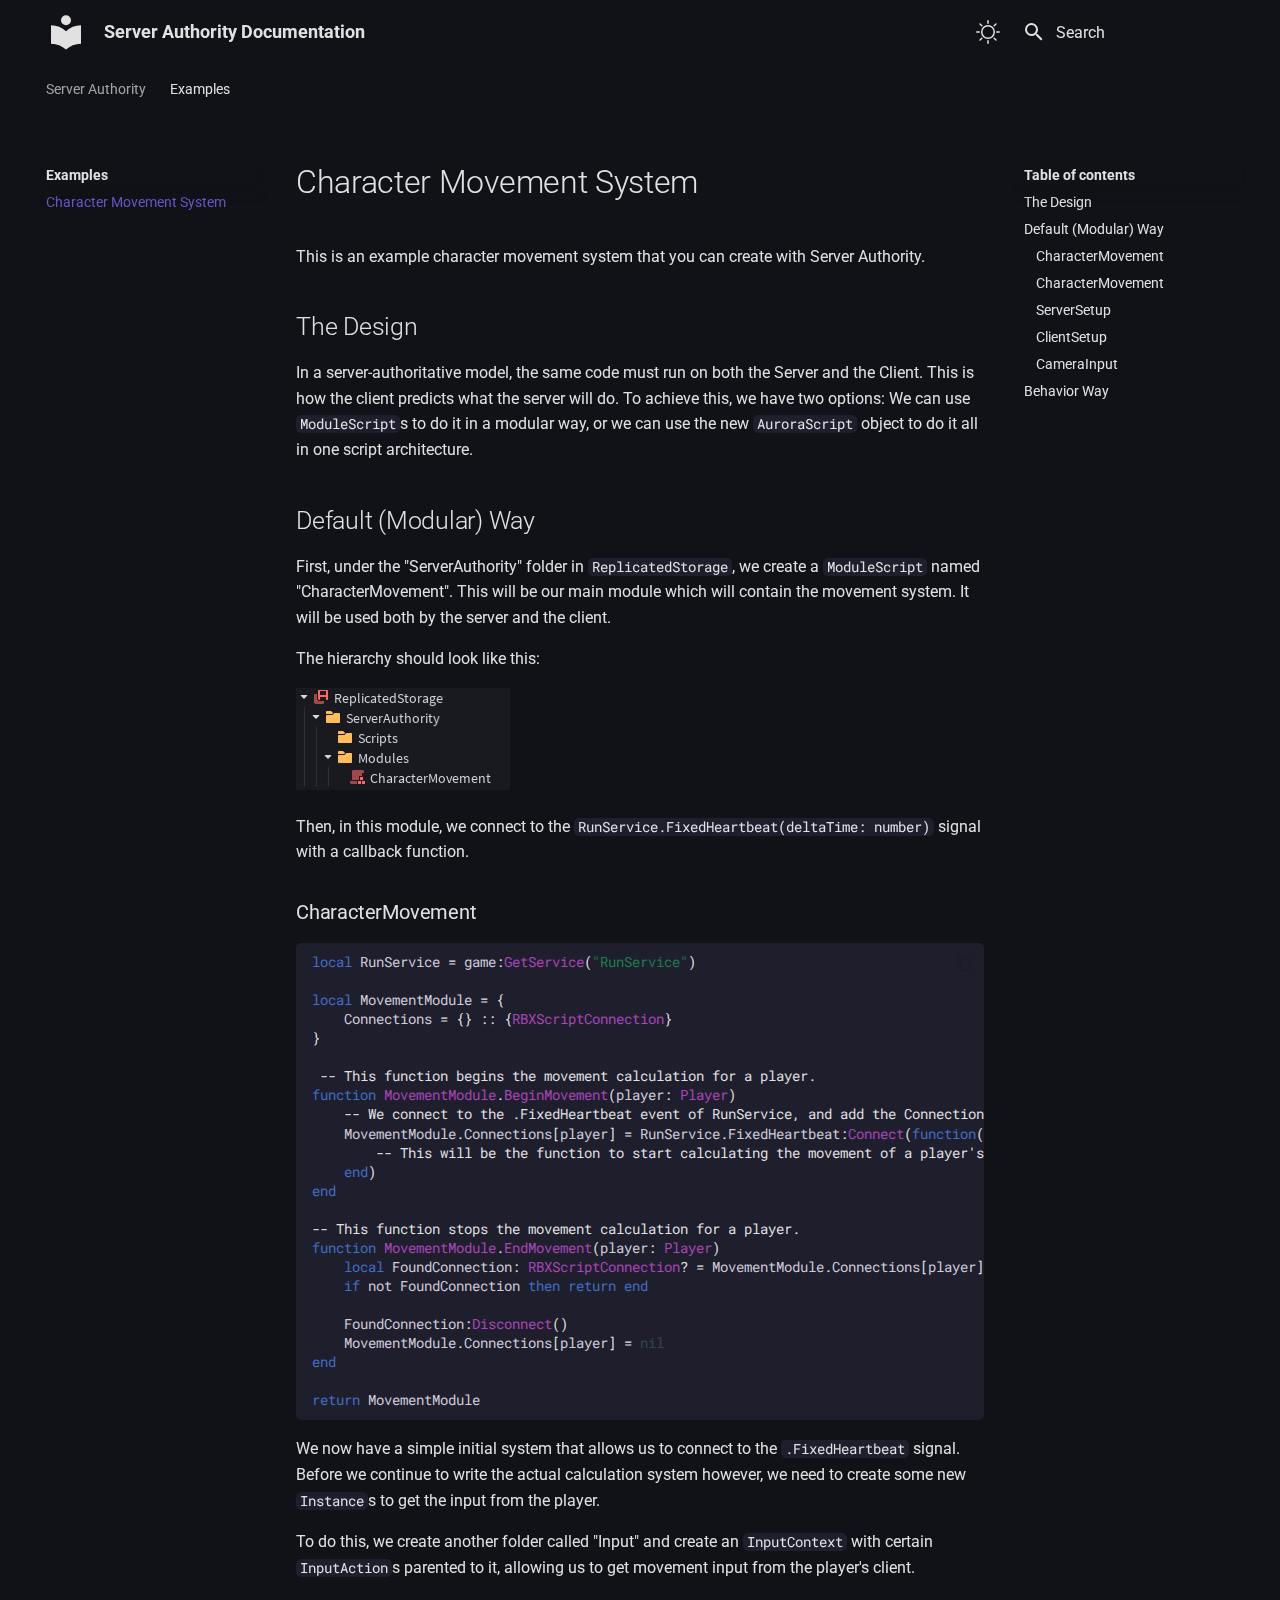
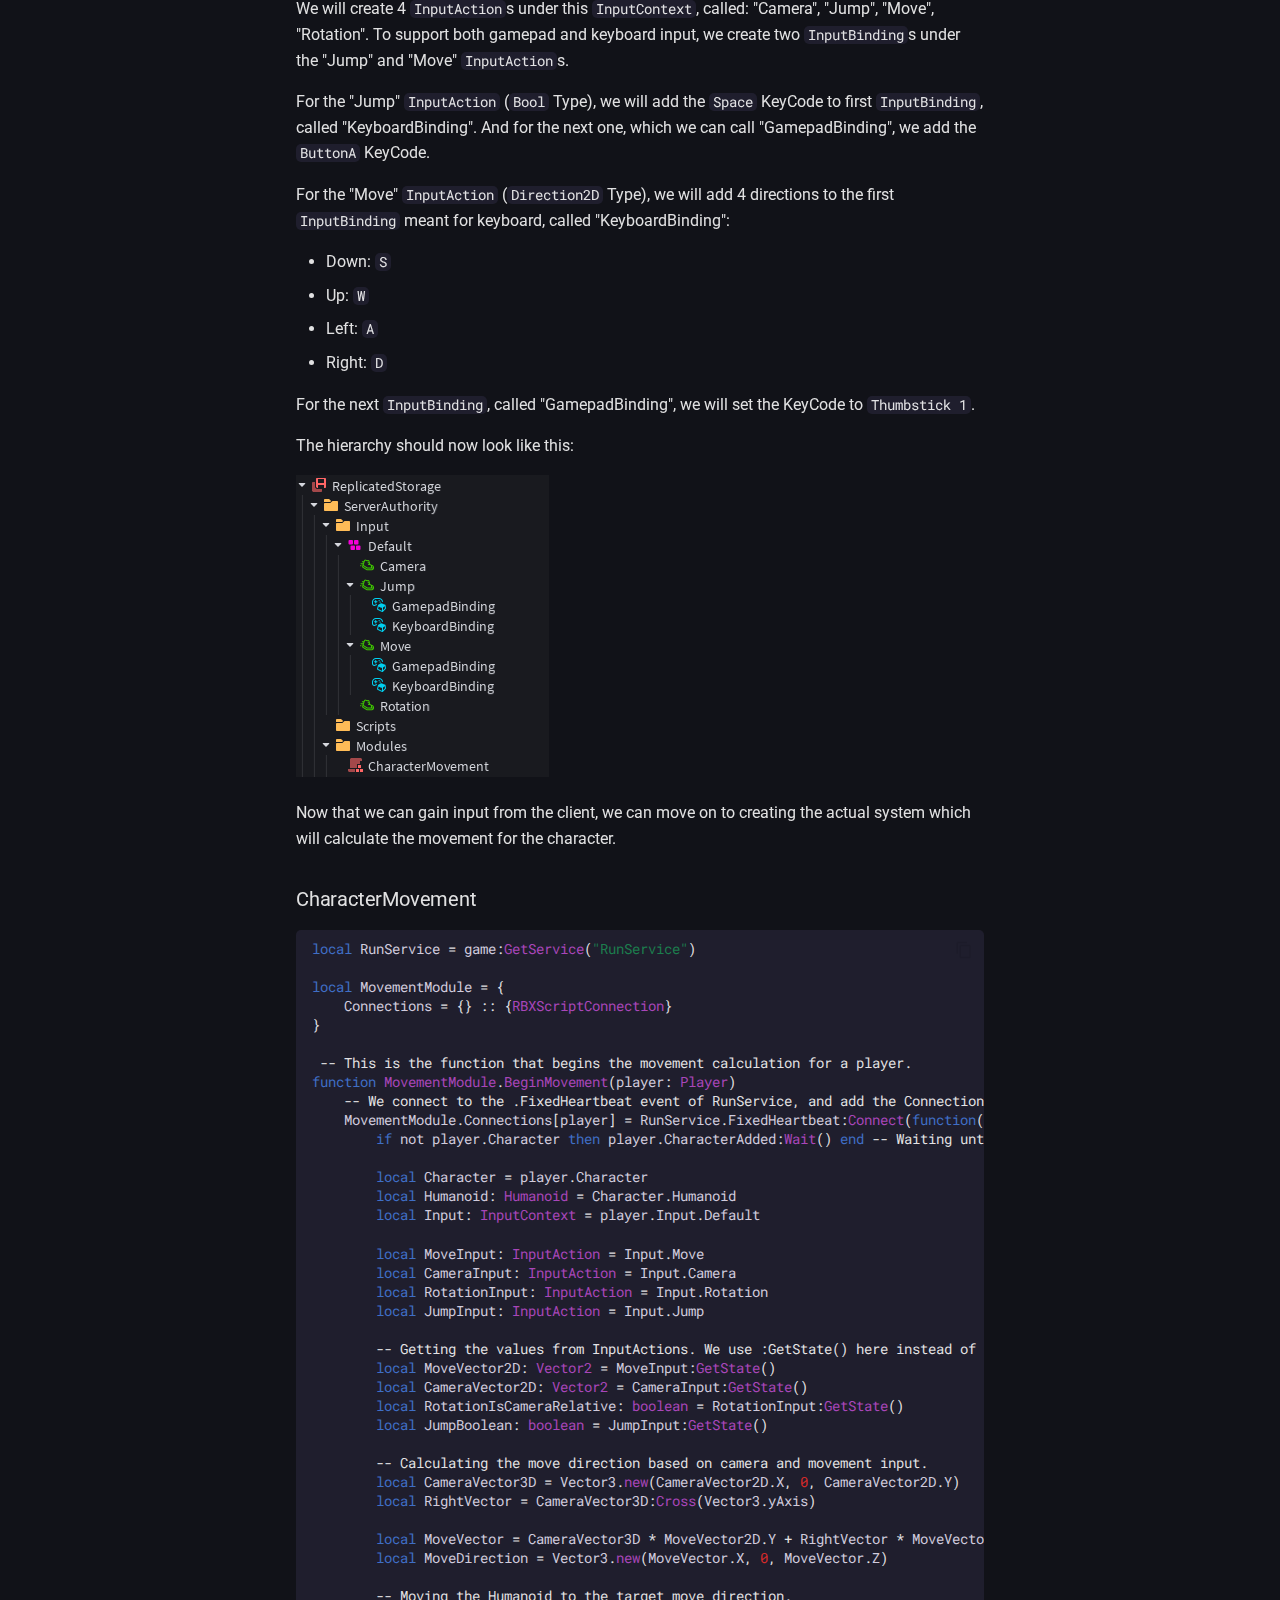
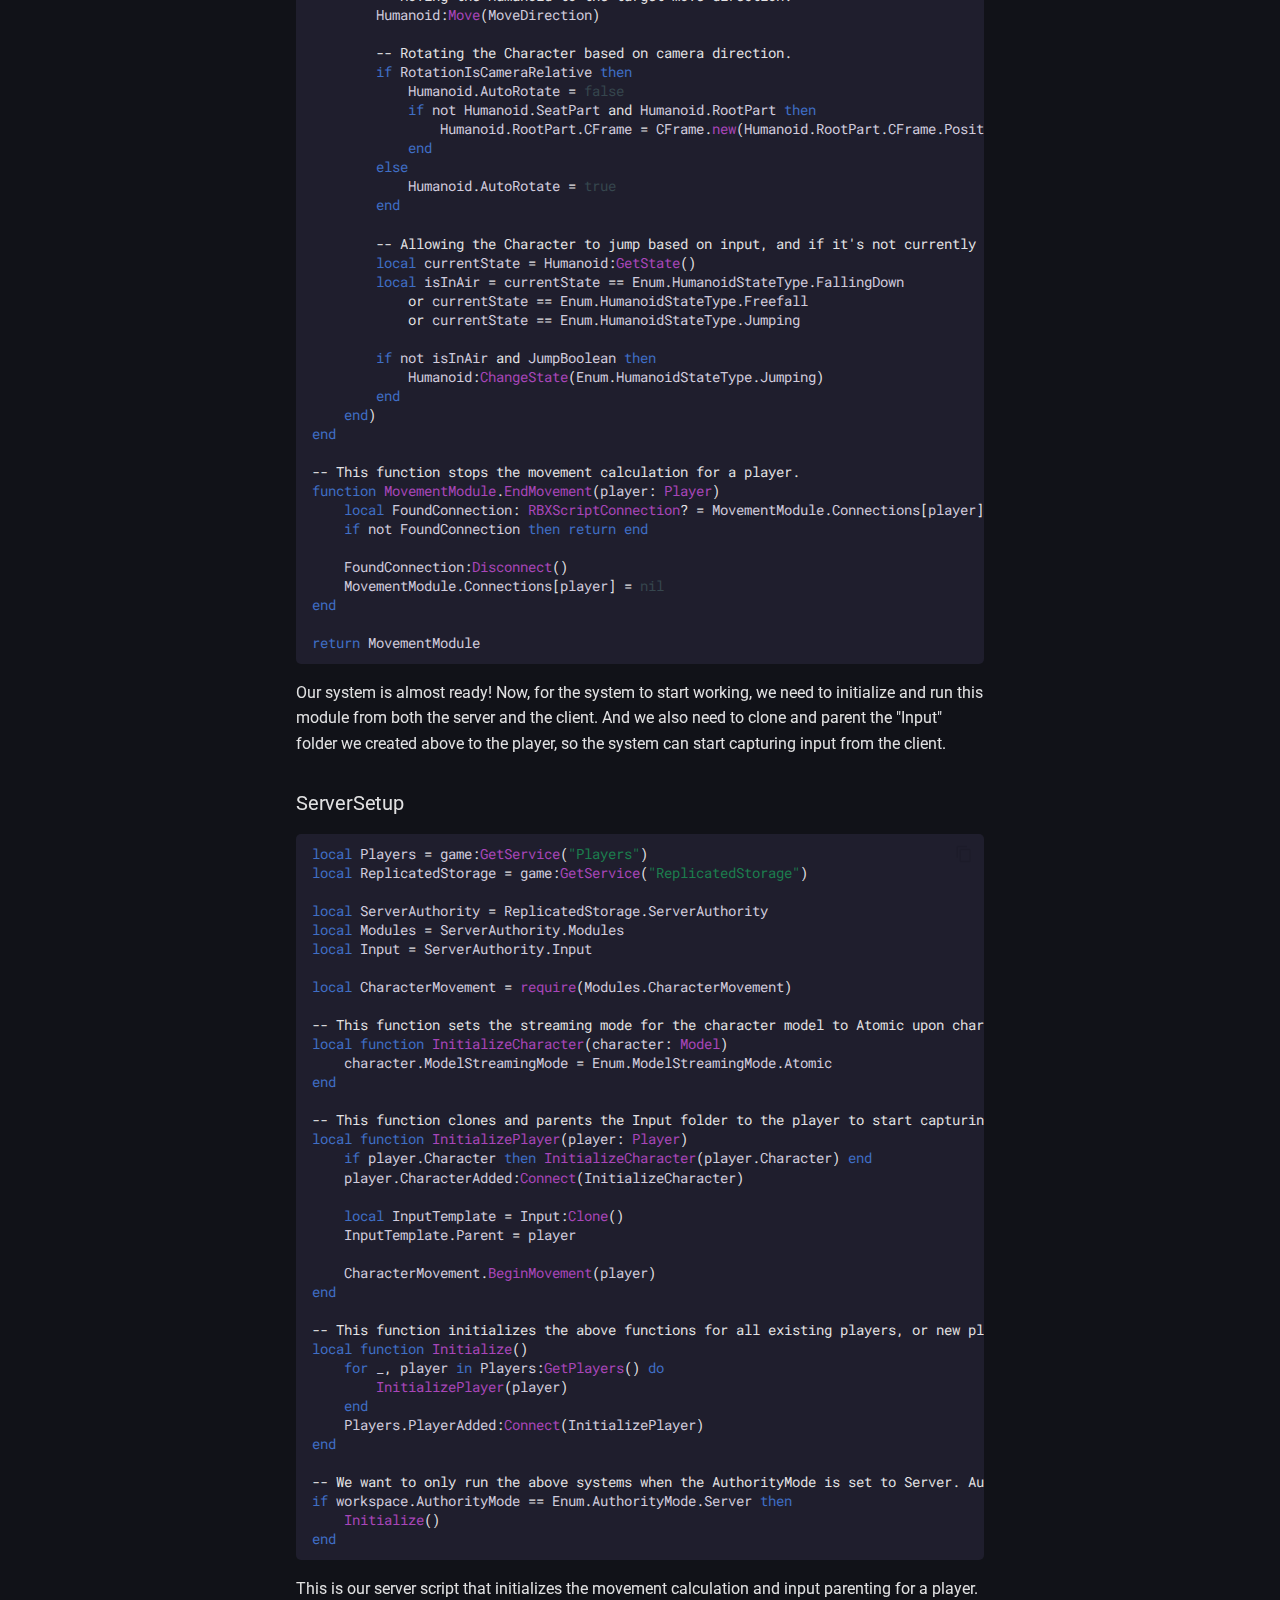
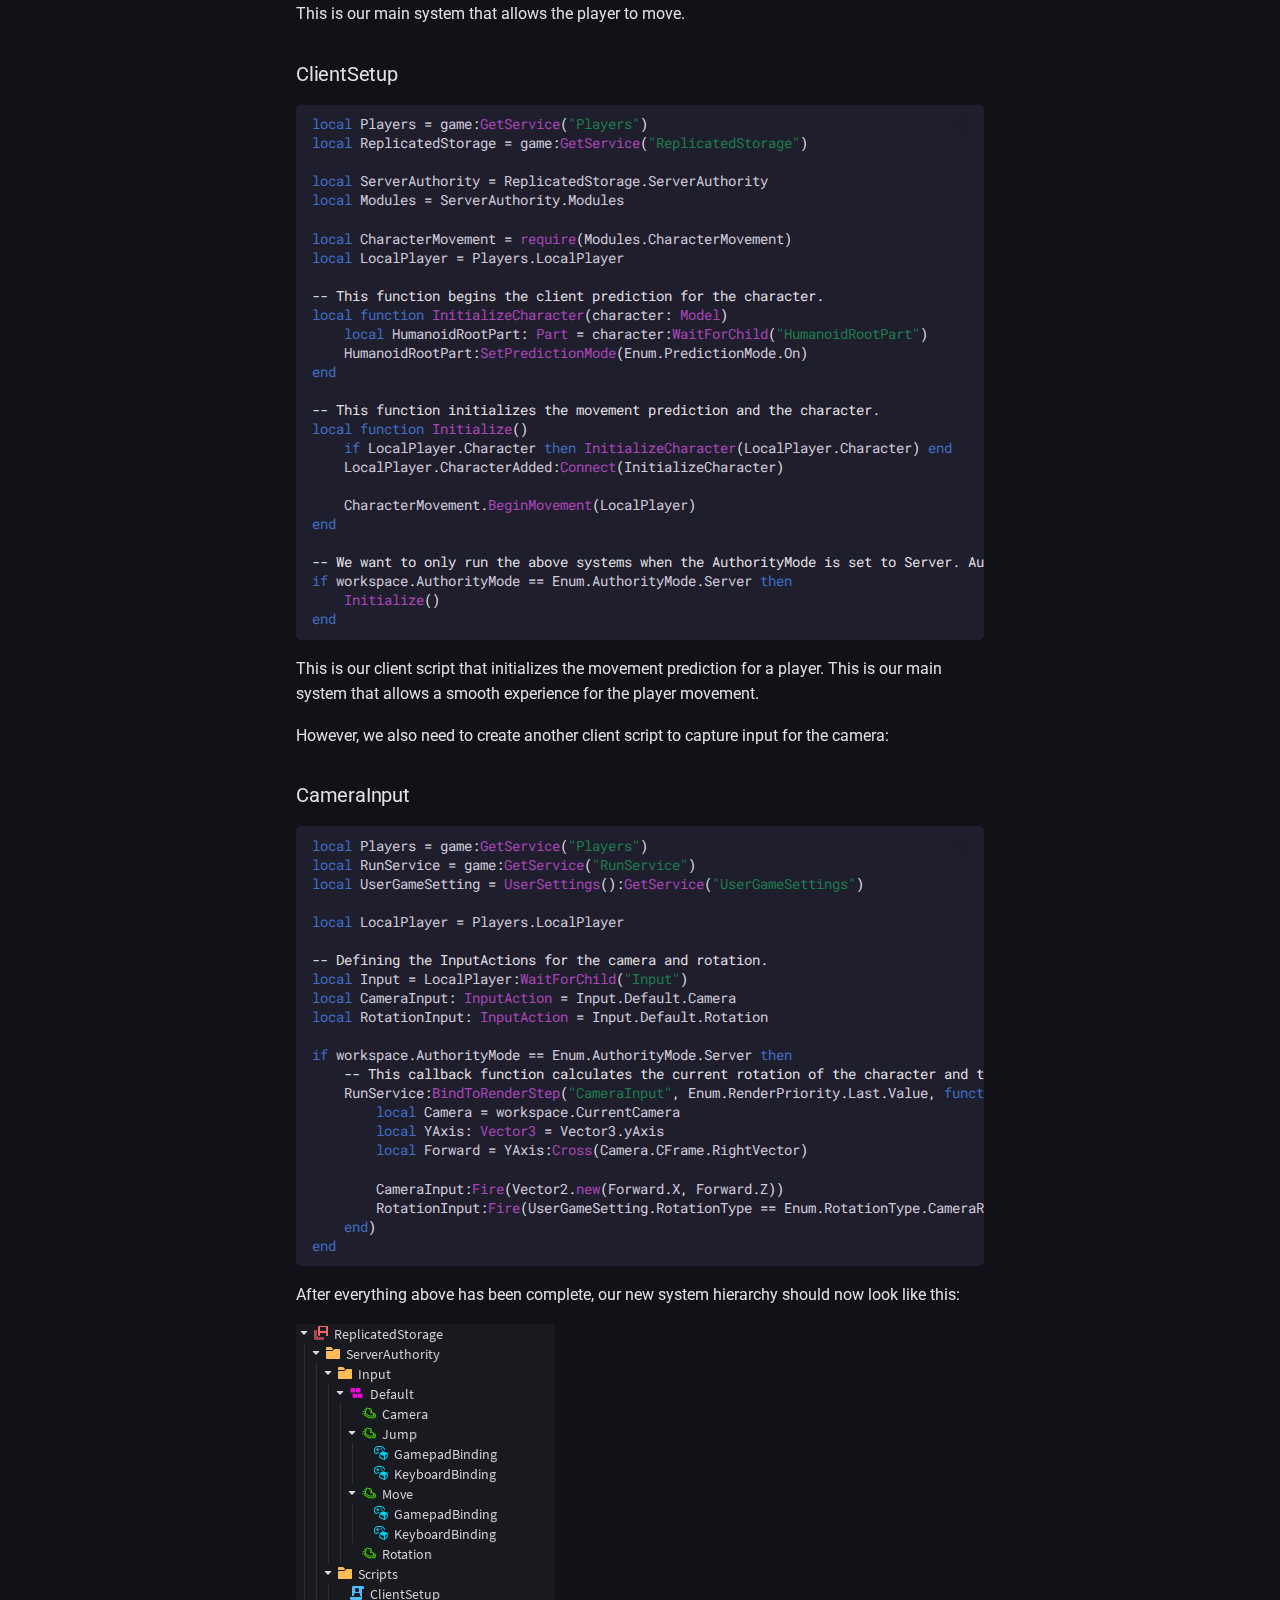
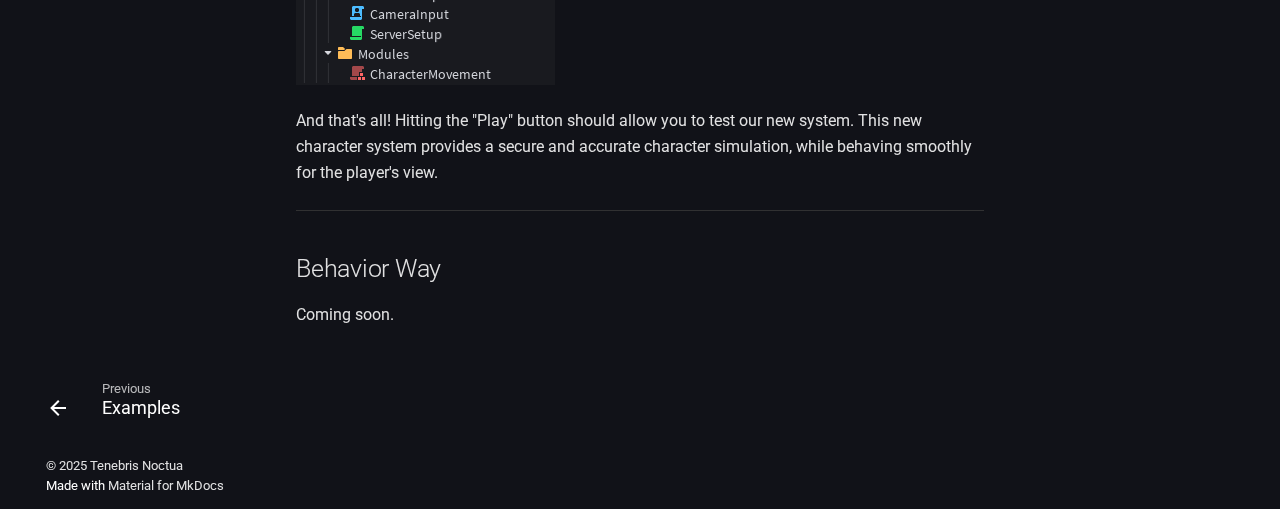
<file: examples/character/index.html>
<!doctype html>
<html lang="en" class="no-js">
  <head>
    
      <meta charset="utf-8">
      <meta name="viewport" content="width=device-width,initial-scale=1">
      
      
      
        <link rel="canonical" href="https://tenebrisnoctua.github.io/ServerAuthority/examples/character/">
      
      
        <link rel="prev" href="../">
      
      
      
      <link rel="icon" href="../../assets/images/favicon.png">
      <meta name="generator" content="mkdocs-1.6.1, mkdocs-material-9.6.20">
    
    
      
        <title>Character Movement System - Server Authority Documentation</title>
      
    
    
      <link rel="stylesheet" href="../../assets/stylesheets/main.e53b48f4.min.css">
      
        
        <link rel="stylesheet" href="../../assets/stylesheets/palette.06af60db.min.css">
      
      


    
    
      
    
    
      
        
        
        <link rel="preconnect" href="https://fonts.gstatic.com" crossorigin>
        <link rel="stylesheet" href="https://fonts.googleapis.com/css?family=Roboto:300,300i,400,400i,700,700i%7CRoboto+Mono:400,400i,700,700i&display=fallback">
        <style>:root{--md-text-font:"Roboto";--md-code-font:"Roboto Mono"}</style>
      
    
    
      <link rel="stylesheet" href="../../css/colors.css">
    
      <link rel="stylesheet" href="../../css/theme.css">
    
      <link rel="stylesheet" href="../../css/code.css">
    
      <link rel="stylesheet" href="../../css/api-reference.css">
    
      <link rel="stylesheet" href="../../css/paragraph.css">
    
      <link rel="stylesheet" href="../../css/home.css">
    
    <script>__md_scope=new URL("../..",location),__md_hash=e=>[...e].reduce(((e,_)=>(e<<5)-e+_.charCodeAt(0)),0),__md_get=(e,_=localStorage,t=__md_scope)=>JSON.parse(_.getItem(t.pathname+"."+e)),__md_set=(e,_,t=localStorage,a=__md_scope)=>{try{t.setItem(a.pathname+"."+e,JSON.stringify(_))}catch(e){}}</script>
    
      

    
    
    
  </head>
  
  
    
    
      
    
    
    
    
    <body dir="ltr" data-md-color-scheme="pedoc-dark" data-md-color-primary="indigo" data-md-color-accent="indigo">
  
    
    <input class="md-toggle" data-md-toggle="drawer" type="checkbox" id="__drawer" autocomplete="off">
    <input class="md-toggle" data-md-toggle="search" type="checkbox" id="__search" autocomplete="off">
    <label class="md-overlay" for="__drawer"></label>
    <div data-md-component="skip">
      
        
        <a href="#character-movement-system" class="md-skip">
          Skip to content
        </a>
      
    </div>
    <div data-md-component="announce">
      
    </div>
    
    
      

<header class="md-header" data-md-component="header">
  <nav class="md-header__inner md-grid" aria-label="Header">
    <a href="../.." title="Server Authority Documentation" class="md-header__button md-logo" aria-label="Server Authority Documentation" data-md-component="logo">
      <!-- Logo -->

  
  <svg xmlns="http://www.w3.org/2000/svg" viewBox="0 0 24 24"><path d="M12 8a3 3 0 0 0 3-3 3 3 0 0 0-3-3 3 3 0 0 0-3 3 3 3 0 0 0 3 3m0 3.54C9.64 9.35 6.5 8 3 8v11c3.5 0 6.64 1.35 9 3.54 2.36-2.19 5.5-3.54 9-3.54V8c-3.5 0-6.64 1.35-9 3.54"/></svg>

    </a>
    <label class="md-header__button md-icon" for="__drawer">
      
      <svg xmlns="http://www.w3.org/2000/svg" viewBox="0 0 24 24"><path d="M3 6h18v2H3zm0 5h18v2H3zm0 5h18v2H3z"/></svg>
    </label>
    <div class="md-header__title" data-md-component="header-title">
      <div class="md-header__ellipsis">
        <div class="md-header__topic">
          <span class="md-ellipsis">
            Server Authority Documentation
          </span>
        </div>
        <div class="md-header__topic" data-md-component="header-topic">
          <span class="md-ellipsis">
            
              Character Movement System
            
          </span>
        </div>
      </div>
    </div>
    
      
        <form class="md-header__option" data-md-component="palette">
  
    
    
    
    <input class="md-option" data-md-color-media="" data-md-color-scheme="pedoc-dark" data-md-color-primary="indigo" data-md-color-accent="indigo"  aria-label="Switch to Light Mode"  type="radio" name="__palette" id="__palette_0">
    
      <label class="md-header__button md-icon" title="Switch to Light Mode" for="__palette_1" hidden>
        <svg xmlns="http://www.w3.org/2000/svg" viewBox="0 0 24 24"><path d="M12 19a7 7 0 1 1 0-14 7 7 0 0 1 0 14m0-1.5a5.5 5.5 0 1 0 0-11 5.5 5.5 0 1 0 0 11m-5.657.157a.75.75 0 0 1 0 1.06l-1.768 1.768a.749.749 0 0 1-1.275-.326.75.75 0 0 1 .215-.734l1.767-1.768a.75.75 0 0 1 1.061 0M3.515 3.515a.75.75 0 0 1 1.06 0l1.768 1.768a.749.749 0 0 1-.326 1.275.75.75 0 0 1-.734-.215L3.515 4.575a.75.75 0 0 1 0-1.06M12 0a.75.75 0 0 1 .75.75v2.5a.75.75 0 0 1-1.5 0V.75A.75.75 0 0 1 12 0M4 12a.75.75 0 0 1-.75.75H.75a.75.75 0 0 1 0-1.5h2.5A.75.75 0 0 1 4 12m8 8a.75.75 0 0 1 .75.75v2.5a.75.75 0 0 1-1.5 0v-2.5A.75.75 0 0 1 12 20m12-8a.75.75 0 0 1-.75.75h-2.5a.75.75 0 0 1 0-1.5h2.5A.75.75 0 0 1 24 12m-6.343 5.657a.75.75 0 0 1 1.06 0l1.768 1.768a.75.75 0 0 1-.018 1.042.75.75 0 0 1-1.042.018l-1.768-1.767a.75.75 0 0 1 0-1.061m2.828-14.142a.75.75 0 0 1 0 1.06l-1.768 1.768a.75.75 0 0 1-1.042-.018.75.75 0 0 1-.018-1.042l1.767-1.768a.75.75 0 0 1 1.061 0"/></svg>
      </label>
    
  
    
    
    
    <input class="md-option" data-md-color-media="" data-md-color-scheme="pedoc-light" data-md-color-primary="indigo" data-md-color-accent="indigo"  aria-label="Switch To Dark Mode"  type="radio" name="__palette" id="__palette_1">
    
      <label class="md-header__button md-icon" title="Switch To Dark Mode" for="__palette_0" hidden>
        <svg xmlns="http://www.w3.org/2000/svg" viewBox="0 0 24 24"><path d="M14.768 3.96zl-.002-.005a9 9 0 0 0-.218-.779c-.13-.394.21-.8.602-.67q.435.144.855.328l.01.005A10.002 10.002 0 0 1 12 22a10 10 0 0 1-9.162-5.985l-.004-.01a10 10 0 0 1-.329-.855c-.13-.392.277-.732.67-.602q.386.126.78.218l.004.002A9 9 0 0 0 14.999 6a9 9 0 0 0-.231-2.04M16.5 6c0 5.799-4.701 10.5-10.5 10.5q-.64 0-1.26-.075A8.5 8.5 0 1 0 16.425 4.74q.075.62.075 1.259Z"/></svg>
      </label>
    
  
</form>
      
    
    
      <script>var palette=__md_get("__palette");if(palette&&palette.color){if("(prefers-color-scheme)"===palette.color.media){var media=matchMedia("(prefers-color-scheme: light)"),input=document.querySelector(media.matches?"[data-md-color-media='(prefers-color-scheme: light)']":"[data-md-color-media='(prefers-color-scheme: dark)']");palette.color.media=input.getAttribute("data-md-color-media"),palette.color.scheme=input.getAttribute("data-md-color-scheme"),palette.color.primary=input.getAttribute("data-md-color-primary"),palette.color.accent=input.getAttribute("data-md-color-accent")}for(var[key,value]of Object.entries(palette.color))document.body.setAttribute("data-md-color-"+key,value)}</script>
    
    
    
      
      
        <label class="md-header__button md-icon" for="__search">
          
          <svg xmlns="http://www.w3.org/2000/svg" viewBox="0 0 24 24"><path d="M9.5 3A6.5 6.5 0 0 1 16 9.5c0 1.61-.59 3.09-1.56 4.23l.27.27h.79l5 5-1.5 1.5-5-5v-.79l-.27-.27A6.52 6.52 0 0 1 9.5 16 6.5 6.5 0 0 1 3 9.5 6.5 6.5 0 0 1 9.5 3m0 2C7 5 5 7 5 9.5S7 14 9.5 14 14 12 14 9.5 12 5 9.5 5"/></svg>
        </label>
        <div class="md-search" data-md-component="search" role="dialog">
  <label class="md-search__overlay" for="__search"></label>
  <div class="md-search__inner" role="search">
    <form class="md-search__form" name="search">
      <input type="text" class="md-search__input" name="query" aria-label="Search" placeholder="Search" autocapitalize="off" autocorrect="off" autocomplete="off" spellcheck="false" data-md-component="search-query" required>
      <label class="md-search__icon md-icon" for="__search">
        
        <svg xmlns="http://www.w3.org/2000/svg" viewBox="0 0 24 24"><path d="M9.5 3A6.5 6.5 0 0 1 16 9.5c0 1.61-.59 3.09-1.56 4.23l.27.27h.79l5 5-1.5 1.5-5-5v-.79l-.27-.27A6.52 6.52 0 0 1 9.5 16 6.5 6.5 0 0 1 3 9.5 6.5 6.5 0 0 1 9.5 3m0 2C7 5 5 7 5 9.5S7 14 9.5 14 14 12 14 9.5 12 5 9.5 5"/></svg>
        
        <svg xmlns="http://www.w3.org/2000/svg" viewBox="0 0 24 24"><path d="M20 11v2H8l5.5 5.5-1.42 1.42L4.16 12l7.92-7.92L13.5 5.5 8 11z"/></svg>
      </label>
      <nav class="md-search__options" aria-label="Search">
        
        <button type="reset" class="md-search__icon md-icon" title="Clear" aria-label="Clear" tabindex="-1">
          
          <svg xmlns="http://www.w3.org/2000/svg" viewBox="0 0 24 24"><path d="M19 6.41 17.59 5 12 10.59 6.41 5 5 6.41 10.59 12 5 17.59 6.41 19 12 13.41 17.59 19 19 17.59 13.41 12z"/></svg>
        </button>
      </nav>
      
        <div class="md-search__suggest" data-md-component="search-suggest"></div>
      
    </form>
    <div class="md-search__output">
      <div class="md-search__scrollwrap" tabindex="0" data-md-scrollfix>
        <div class="md-search-result" data-md-component="search-result">
          <div class="md-search-result__meta">
            Initializing search
          </div>
          <ol class="md-search-result__list" role="presentation"></ol>
        </div>
      </div>
    </div>
  </div>
</div>
      
    
    
  </nav>
  
</header>
    
    <div class="md-container" data-md-component="container">
      
      
        
          
            
<nav class="md-tabs" aria-label="Tabs" data-md-component="tabs">
  <div class="md-grid">
    <ul class="md-tabs__list">
      
        
  
  
  
  
    
    
      <li class="md-tabs__item">
        <a href="../.." class="md-tabs__link">
          
  
  
    
  
  Server Authority

        </a>
      </li>
    
  

      
        
  
  
  
    
  
  
    
    
      <li class="md-tabs__item md-tabs__item--active">
        <a href="../" class="md-tabs__link">
          
  
  
    
  
  Examples

        </a>
      </li>
    
  

      
    </ul>
  </div>
</nav>
          
        
      
      <main class="md-main" data-md-component="main">
        <div class="md-main__inner md-grid">
          
            
              
              <div class="md-sidebar md-sidebar--primary" data-md-component="sidebar" data-md-type="navigation" >
                <div class="md-sidebar__scrollwrap">
                  <div class="md-sidebar__inner">
                    


  


<nav class="md-nav md-nav--primary md-nav--lifted" aria-label="Navigation" data-md-level="0">
  <label class="md-nav__title" for="__drawer">
    <a href="../.." title="Server Authority Documentation" class="md-nav__button md-logo" aria-label="Server Authority Documentation" data-md-component="logo">
      <!-- Logo -->

  
  <svg xmlns="http://www.w3.org/2000/svg" viewBox="0 0 24 24"><path d="M12 8a3 3 0 0 0 3-3 3 3 0 0 0-3-3 3 3 0 0 0-3 3 3 3 0 0 0 3 3m0 3.54C9.64 9.35 6.5 8 3 8v11c3.5 0 6.64 1.35 9 3.54 2.36-2.19 5.5-3.54 9-3.54V8c-3.5 0-6.64 1.35-9 3.54"/></svg>

    </a>
    Server Authority Documentation
  </label>
  
  <ul class="md-nav__list" data-md-scrollfix>
    
      
      
  
  
  
  
    
    
      
        
          
        
      
        
      
        
      
    
    
    
      
      
        
      
    
    
    <li class="md-nav__item md-nav__item--nested">
      
        
        
        <input class="md-nav__toggle md-toggle " type="checkbox" id="__nav_1" >
        
          
          <div class="md-nav__link md-nav__container">
            <a href="../.." class="md-nav__link ">
              
  
  
  <span class="md-ellipsis">
    Server Authority
    
  </span>
  

            </a>
            
              
              <label class="md-nav__link " for="__nav_1" id="__nav_1_label" tabindex="0">
                <span class="md-nav__icon md-icon"></span>
              </label>
            
          </div>
        
        <nav class="md-nav" data-md-level="1" aria-labelledby="__nav_1_label" aria-expanded="false">
          <label class="md-nav__title" for="__nav_1">
            <span class="md-nav__icon md-icon"></span>
            Server Authority
          </label>
          <ul class="md-nav__list" data-md-scrollfix>
            
              
            
              
                
  
  
  
  
    <li class="md-nav__item">
      <a href="../../main/aurora/" class="md-nav__link">
        
  
  
  <span class="md-ellipsis">
    Services and Behaviors
    
  </span>
  

      </a>
    </li>
  

              
            
              
                
  
  
  
  
    <li class="md-nav__item">
      <a href="../../main/credits/" class="md-nav__link">
        
  
  
  <span class="md-ellipsis">
    Credits
    
  </span>
  

      </a>
    </li>
  

              
            
          </ul>
        </nav>
      
    </li>
  

    
      
      
  
  
    
  
  
  
    
    
      
        
          
        
      
        
      
    
    
    
      
        
        
      
      
        
      
    
    
    <li class="md-nav__item md-nav__item--active md-nav__item--section md-nav__item--nested">
      
        
        
        <input class="md-nav__toggle md-toggle " type="checkbox" id="__nav_2" checked>
        
          
          <div class="md-nav__link md-nav__container">
            <a href="../" class="md-nav__link ">
              
  
  
  <span class="md-ellipsis">
    Examples
    
  </span>
  

            </a>
            
              
              <label class="md-nav__link " for="__nav_2" id="__nav_2_label" tabindex="">
                <span class="md-nav__icon md-icon"></span>
              </label>
            
          </div>
        
        <nav class="md-nav" data-md-level="1" aria-labelledby="__nav_2_label" aria-expanded="true">
          <label class="md-nav__title" for="__nav_2">
            <span class="md-nav__icon md-icon"></span>
            Examples
          </label>
          <ul class="md-nav__list" data-md-scrollfix>
            
              
            
              
                
  
  
    
  
  
  
    <li class="md-nav__item md-nav__item--active">
      
      <input class="md-nav__toggle md-toggle" type="checkbox" id="__toc">
      
      
        
      
      
        <label class="md-nav__link md-nav__link--active" for="__toc">
          
  
  
  <span class="md-ellipsis">
    Character Movement System
    
  </span>
  

          <span class="md-nav__icon md-icon"></span>
        </label>
      
      <a href="./" class="md-nav__link md-nav__link--active">
        
  
  
  <span class="md-ellipsis">
    Character Movement System
    
  </span>
  

      </a>
      
        

<nav class="md-nav md-nav--secondary" aria-label="Table of contents">
  
  
  
    
  
  
    <label class="md-nav__title" for="__toc">
      <span class="md-nav__icon md-icon"></span>
      Table of contents
    </label>
    <ul class="md-nav__list" data-md-component="toc" data-md-scrollfix>
      
        <li class="md-nav__item">
  <a href="#the-design" class="md-nav__link">
    <span class="md-ellipsis">
      The Design
    </span>
  </a>
  
</li>
      
        <li class="md-nav__item">
  <a href="#default-modular-way" class="md-nav__link">
    <span class="md-ellipsis">
      Default (Modular) Way
    </span>
  </a>
  
    <nav class="md-nav" aria-label="Default (Modular) Way">
      <ul class="md-nav__list">
        
          <li class="md-nav__item">
  <a href="#charactermovement" class="md-nav__link">
    <span class="md-ellipsis">
      CharacterMovement
    </span>
  </a>
  
</li>
        
          <li class="md-nav__item">
  <a href="#charactermovement_1" class="md-nav__link">
    <span class="md-ellipsis">
      CharacterMovement
    </span>
  </a>
  
</li>
        
          <li class="md-nav__item">
  <a href="#serversetup" class="md-nav__link">
    <span class="md-ellipsis">
      ServerSetup
    </span>
  </a>
  
</li>
        
          <li class="md-nav__item">
  <a href="#clientsetup" class="md-nav__link">
    <span class="md-ellipsis">
      ClientSetup
    </span>
  </a>
  
</li>
        
          <li class="md-nav__item">
  <a href="#camerainput" class="md-nav__link">
    <span class="md-ellipsis">
      CameraInput
    </span>
  </a>
  
</li>
        
      </ul>
    </nav>
  
</li>
      
        <li class="md-nav__item">
  <a href="#behavior-way" class="md-nav__link">
    <span class="md-ellipsis">
      Behavior Way
    </span>
  </a>
  
</li>
      
    </ul>
  
</nav>
      
    </li>
  

              
            
          </ul>
        </nav>
      
    </li>
  

    
  </ul>
</nav>
                  </div>
                </div>
              </div>
            
            
              
              <div class="md-sidebar md-sidebar--secondary" data-md-component="sidebar" data-md-type="toc" >
                <div class="md-sidebar__scrollwrap">
                  <div class="md-sidebar__inner">
                    

<nav class="md-nav md-nav--secondary" aria-label="Table of contents">
  
  
  
    
  
  
    <label class="md-nav__title" for="__toc">
      <span class="md-nav__icon md-icon"></span>
      Table of contents
    </label>
    <ul class="md-nav__list" data-md-component="toc" data-md-scrollfix>
      
        <li class="md-nav__item">
  <a href="#the-design" class="md-nav__link">
    <span class="md-ellipsis">
      The Design
    </span>
  </a>
  
</li>
      
        <li class="md-nav__item">
  <a href="#default-modular-way" class="md-nav__link">
    <span class="md-ellipsis">
      Default (Modular) Way
    </span>
  </a>
  
    <nav class="md-nav" aria-label="Default (Modular) Way">
      <ul class="md-nav__list">
        
          <li class="md-nav__item">
  <a href="#charactermovement" class="md-nav__link">
    <span class="md-ellipsis">
      CharacterMovement
    </span>
  </a>
  
</li>
        
          <li class="md-nav__item">
  <a href="#charactermovement_1" class="md-nav__link">
    <span class="md-ellipsis">
      CharacterMovement
    </span>
  </a>
  
</li>
        
          <li class="md-nav__item">
  <a href="#serversetup" class="md-nav__link">
    <span class="md-ellipsis">
      ServerSetup
    </span>
  </a>
  
</li>
        
          <li class="md-nav__item">
  <a href="#clientsetup" class="md-nav__link">
    <span class="md-ellipsis">
      ClientSetup
    </span>
  </a>
  
</li>
        
          <li class="md-nav__item">
  <a href="#camerainput" class="md-nav__link">
    <span class="md-ellipsis">
      CameraInput
    </span>
  </a>
  
</li>
        
      </ul>
    </nav>
  
</li>
      
        <li class="md-nav__item">
  <a href="#behavior-way" class="md-nav__link">
    <span class="md-ellipsis">
      Behavior Way
    </span>
  </a>
  
</li>
      
    </ul>
  
</nav>
                  </div>
                </div>
              </div>
            
          
          
            <div class="md-content" data-md-component="content">
              <article class="md-content__inner md-typeset">
                
                  



<h1 id="character-movement-system">Character Movement System</h1>
<p>This is an example character movement system that you can create with Server Authority.</p>
<h2 id="the-design">The Design</h2>
<p>In a server-authoritative model, the same code must run on both the Server and the Client. This is how the client predicts what the server will do. To achieve this, we have two options: We can use <code>ModuleScript</code>s to do it in a modular way, or we can use the new <code>AuroraScript</code> object to do it all in one script architecture.</p>
<h2 id="default-modular-way">Default (Modular) Way</h2>
<p>First, under the "ServerAuthority" folder in <code>ReplicatedStorage</code>, we create a <code>ModuleScript</code> named "CharacterMovement". This will be our main module which will contain the movement system. It will be used both by the server and the client.</p>
<p>The hierarchy should look like this:</p>
<p><img alt="hierarchy_1" src="../../img/tutorial/character/hierarchyimage_1.png" /></p>
<p>Then, in this module, we connect to the <code>RunService.FixedHeartbeat(deltaTime: number)</code> signal with a callback function.</p>
<h3 id="charactermovement">CharacterMovement</h3>
<div class="highlight"><pre><span></span><code><a id="__codelineno-0-1" name="__codelineno-0-1" href="#__codelineno-0-1"></a><span class="kd">local</span><span class="w"> </span><span class="nv">RunService</span><span class="w"> </span><span class="o">=</span><span class="w"> </span><span class="nv">game</span><span class="p">:</span><span class="nc">GetService</span><span class="p">(</span><span class="s2">&quot;RunService&quot;</span><span class="p">)</span>
<a id="__codelineno-0-2" name="__codelineno-0-2" href="#__codelineno-0-2"></a>
<a id="__codelineno-0-3" name="__codelineno-0-3" href="#__codelineno-0-3"></a><span class="kd">local</span><span class="w"> </span><span class="nv">MovementModule</span><span class="w"> </span><span class="o">=</span><span class="w"> </span><span class="p">{</span>
<a id="__codelineno-0-4" name="__codelineno-0-4" href="#__codelineno-0-4"></a><span class="w">    </span><span class="nv">Connections</span><span class="w"> </span><span class="o">=</span><span class="w"> </span><span class="p">{}</span><span class="w"> </span><span class="p">::</span><span class="w"> </span><span class="p">{</span><span class="nc">RBXScriptConnection</span><span class="p">}</span>
<a id="__codelineno-0-5" name="__codelineno-0-5" href="#__codelineno-0-5"></a><span class="p">}</span>
<a id="__codelineno-0-6" name="__codelineno-0-6" href="#__codelineno-0-6"></a>
<a id="__codelineno-0-7" name="__codelineno-0-7" href="#__codelineno-0-7"></a><span class="w"> </span><span class="c1">-- This function begins the movement calculation for a player.</span>
<a id="__codelineno-0-8" name="__codelineno-0-8" href="#__codelineno-0-8"></a><span class="kr">function</span><span class="w"> </span><span class="nc">MovementModule</span><span class="p">.</span><span class="nf">BeginMovement</span><span class="p">(</span><span class="nv">player</span><span class="p">:</span><span class="w"> </span><span class="nc">Player</span><span class="p">)</span>
<a id="__codelineno-0-9" name="__codelineno-0-9" href="#__codelineno-0-9"></a><span class="w">    </span><span class="c1">-- We connect to the .FixedHeartbeat event of RunService, and add the Connection object to the Connections table to track it.</span>
<a id="__codelineno-0-10" name="__codelineno-0-10" href="#__codelineno-0-10"></a><span class="w">    </span><span class="nv">MovementModule</span><span class="p">.</span><span class="nv">Connections</span><span class="p">[</span><span class="nv">player</span><span class="p">]</span><span class="w"> </span><span class="o">=</span><span class="w"> </span><span class="nv">RunService</span><span class="p">.</span><span class="nv">FixedHeartbeat</span><span class="p">:</span><span class="nc">Connect</span><span class="p">(</span><span class="kr">function</span><span class="p">(</span><span class="nv">deltaTime</span><span class="p">:</span><span class="w"> </span><span class="nc">number</span><span class="p">)</span>
<a id="__codelineno-0-11" name="__codelineno-0-11" href="#__codelineno-0-11"></a><span class="w">        </span><span class="c1">-- This will be the function to start calculating the movement of a player&#39;s character in.</span>
<a id="__codelineno-0-12" name="__codelineno-0-12" href="#__codelineno-0-12"></a><span class="w">    </span><span class="kr">end</span><span class="p">)</span>
<a id="__codelineno-0-13" name="__codelineno-0-13" href="#__codelineno-0-13"></a><span class="kr">end</span>
<a id="__codelineno-0-14" name="__codelineno-0-14" href="#__codelineno-0-14"></a>
<a id="__codelineno-0-15" name="__codelineno-0-15" href="#__codelineno-0-15"></a><span class="c1">-- This function stops the movement calculation for a player.</span>
<a id="__codelineno-0-16" name="__codelineno-0-16" href="#__codelineno-0-16"></a><span class="kr">function</span><span class="w"> </span><span class="nc">MovementModule</span><span class="p">.</span><span class="nf">EndMovement</span><span class="p">(</span><span class="nv">player</span><span class="p">:</span><span class="w"> </span><span class="nc">Player</span><span class="p">)</span><span class="w"> </span>
<a id="__codelineno-0-17" name="__codelineno-0-17" href="#__codelineno-0-17"></a><span class="w">    </span><span class="kd">local</span><span class="w"> </span><span class="nv">FoundConnection</span><span class="p">:</span><span class="w"> </span><span class="nc">RBXScriptConnection</span><span class="err">?</span><span class="w"> </span><span class="o">=</span><span class="w"> </span><span class="nv">MovementModule</span><span class="p">.</span><span class="nv">Connections</span><span class="p">[</span><span class="nv">player</span><span class="p">]</span>
<a id="__codelineno-0-18" name="__codelineno-0-18" href="#__codelineno-0-18"></a><span class="w">    </span><span class="kr">if</span><span class="w"> </span><span class="nv">not</span><span class="w"> </span><span class="nv">FoundConnection</span><span class="w"> </span><span class="kr">then</span><span class="w"> </span><span class="kr">return</span><span class="w"> </span><span class="kr">end</span>
<a id="__codelineno-0-19" name="__codelineno-0-19" href="#__codelineno-0-19"></a>
<a id="__codelineno-0-20" name="__codelineno-0-20" href="#__codelineno-0-20"></a><span class="w">    </span><span class="nv">FoundConnection</span><span class="p">:</span><span class="nc">Disconnect</span><span class="p">()</span>
<a id="__codelineno-0-21" name="__codelineno-0-21" href="#__codelineno-0-21"></a><span class="w">    </span><span class="nv">MovementModule</span><span class="p">.</span><span class="nv">Connections</span><span class="p">[</span><span class="nv">player</span><span class="p">]</span><span class="w"> </span><span class="o">=</span><span class="w"> </span><span class="kc">nil</span>
<a id="__codelineno-0-22" name="__codelineno-0-22" href="#__codelineno-0-22"></a><span class="kr">end</span>
<a id="__codelineno-0-23" name="__codelineno-0-23" href="#__codelineno-0-23"></a>
<a id="__codelineno-0-24" name="__codelineno-0-24" href="#__codelineno-0-24"></a><span class="kr">return</span><span class="w"> </span><span class="nv">MovementModule</span>
</code></pre></div>
<p>We now have a simple initial system that allows us to connect to the <code>.FixedHeartbeat</code> signal. Before we continue to write the actual calculation system however, we need to create some new <code>Instance</code>s to get the input from the player.</p>
<p>To do this, we create another folder called "Input" and create an <code>InputContext</code> with certain <code>InputAction</code>s parented to it, allowing us to get movement input from the player's client.</p>
<p>We will create 4 <code>InputAction</code>s under this <code>InputContext</code>, called: "Camera", "Jump", "Move", "Rotation".
To support both gamepad and keyboard input, we create two <code>InputBinding</code>s under the "Jump" and "Move" <code>InputAction</code>s.</p>
<p>For the "Jump" <code>InputAction</code> (<code>Bool</code> Type), we will add the <code>Space</code> KeyCode to first <code>InputBinding</code>, called "KeyboardBinding". And for the next one, which we can call "GamepadBinding", we add the <code>ButtonA</code> KeyCode.</p>
<p>For the "Move" <code>InputAction</code> (<code>Direction2D</code> Type), we will add 4 directions to the first <code>InputBinding</code> meant for keyboard, called "KeyboardBinding":</p>
<ul>
<li>Down: <code>S</code></li>
<li>Up: <code>W</code></li>
<li>Left: <code>A</code></li>
<li>Right: <code>D</code></li>
</ul>
<p>For the next <code>InputBinding</code>, called "GamepadBinding", we will set the KeyCode to <code>Thumbstick 1</code>.</p>
<p>The hierarchy should now look like this:</p>
<p><img alt="hierarchy_2" src="../../img/tutorial/character/hierarchyimage_2.png" /></p>
<p>Now that we can gain input from the client, we can move on to creating the actual system which will calculate the movement for the character.</p>
<h3 id="charactermovement_1">CharacterMovement</h3>
<div class="highlight"><pre><span></span><code><a id="__codelineno-1-1" name="__codelineno-1-1" href="#__codelineno-1-1"></a><span class="kd">local</span><span class="w"> </span><span class="nv">RunService</span><span class="w"> </span><span class="o">=</span><span class="w"> </span><span class="nv">game</span><span class="p">:</span><span class="nc">GetService</span><span class="p">(</span><span class="s2">&quot;RunService&quot;</span><span class="p">)</span>
<a id="__codelineno-1-2" name="__codelineno-1-2" href="#__codelineno-1-2"></a>
<a id="__codelineno-1-3" name="__codelineno-1-3" href="#__codelineno-1-3"></a><span class="kd">local</span><span class="w"> </span><span class="nv">MovementModule</span><span class="w"> </span><span class="o">=</span><span class="w"> </span><span class="p">{</span>
<a id="__codelineno-1-4" name="__codelineno-1-4" href="#__codelineno-1-4"></a><span class="w">    </span><span class="nv">Connections</span><span class="w"> </span><span class="o">=</span><span class="w"> </span><span class="p">{}</span><span class="w"> </span><span class="p">::</span><span class="w"> </span><span class="p">{</span><span class="nc">RBXScriptConnection</span><span class="p">}</span>
<a id="__codelineno-1-5" name="__codelineno-1-5" href="#__codelineno-1-5"></a><span class="p">}</span>
<a id="__codelineno-1-6" name="__codelineno-1-6" href="#__codelineno-1-6"></a>
<a id="__codelineno-1-7" name="__codelineno-1-7" href="#__codelineno-1-7"></a><span class="w"> </span><span class="c1">-- This is the function that begins the movement calculation for a player.</span>
<a id="__codelineno-1-8" name="__codelineno-1-8" href="#__codelineno-1-8"></a><span class="kr">function</span><span class="w"> </span><span class="nc">MovementModule</span><span class="p">.</span><span class="nf">BeginMovement</span><span class="p">(</span><span class="nv">player</span><span class="p">:</span><span class="w"> </span><span class="nc">Player</span><span class="p">)</span>
<a id="__codelineno-1-9" name="__codelineno-1-9" href="#__codelineno-1-9"></a><span class="w">    </span><span class="c1">-- We connect to the .FixedHeartbeat event of RunService, and add the Connection object to the Connections table to track it.</span>
<a id="__codelineno-1-10" name="__codelineno-1-10" href="#__codelineno-1-10"></a><span class="w">    </span><span class="nv">MovementModule</span><span class="p">.</span><span class="nv">Connections</span><span class="p">[</span><span class="nv">player</span><span class="p">]</span><span class="w"> </span><span class="o">=</span><span class="w"> </span><span class="nv">RunService</span><span class="p">.</span><span class="nv">FixedHeartbeat</span><span class="p">:</span><span class="nc">Connect</span><span class="p">(</span><span class="kr">function</span><span class="p">(</span><span class="nv">deltaTime</span><span class="p">:</span><span class="w"> </span><span class="nc">number</span><span class="p">)</span>
<a id="__codelineno-1-11" name="__codelineno-1-11" href="#__codelineno-1-11"></a><span class="w">        </span><span class="kr">if</span><span class="w"> </span><span class="nv">not</span><span class="w"> </span><span class="nv">player</span><span class="p">.</span><span class="nv">Character</span><span class="w"> </span><span class="kr">then</span><span class="w"> </span><span class="nv">player</span><span class="p">.</span><span class="nv">CharacterAdded</span><span class="p">:</span><span class="nc">Wait</span><span class="p">()</span><span class="w"> </span><span class="kr">end</span><span class="w"> </span><span class="c1">-- Waiting until there&#39;s a valid character model.</span>
<a id="__codelineno-1-12" name="__codelineno-1-12" href="#__codelineno-1-12"></a>
<a id="__codelineno-1-13" name="__codelineno-1-13" href="#__codelineno-1-13"></a><span class="w">        </span><span class="kd">local</span><span class="w"> </span><span class="nv">Character</span><span class="w"> </span><span class="o">=</span><span class="w"> </span><span class="nv">player</span><span class="p">.</span><span class="nv">Character</span>
<a id="__codelineno-1-14" name="__codelineno-1-14" href="#__codelineno-1-14"></a><span class="w">        </span><span class="kd">local</span><span class="w"> </span><span class="nv">Humanoid</span><span class="p">:</span><span class="w"> </span><span class="nc">Humanoid</span><span class="w"> </span><span class="o">=</span><span class="w"> </span><span class="nv">Character</span><span class="p">.</span><span class="nv">Humanoid</span><span class="w"> </span>
<a id="__codelineno-1-15" name="__codelineno-1-15" href="#__codelineno-1-15"></a><span class="w">        </span><span class="kd">local</span><span class="w"> </span><span class="nv">Input</span><span class="p">:</span><span class="w"> </span><span class="nc">InputContext</span><span class="w"> </span><span class="o">=</span><span class="w"> </span><span class="nv">player</span><span class="p">.</span><span class="nv">Input</span><span class="p">.</span><span class="nv">Default</span>
<a id="__codelineno-1-16" name="__codelineno-1-16" href="#__codelineno-1-16"></a>
<a id="__codelineno-1-17" name="__codelineno-1-17" href="#__codelineno-1-17"></a><span class="w">        </span><span class="kd">local</span><span class="w"> </span><span class="nv">MoveInput</span><span class="p">:</span><span class="w"> </span><span class="nc">InputAction</span><span class="w"> </span><span class="o">=</span><span class="w"> </span><span class="nv">Input</span><span class="p">.</span><span class="nv">Move</span>
<a id="__codelineno-1-18" name="__codelineno-1-18" href="#__codelineno-1-18"></a><span class="w">        </span><span class="kd">local</span><span class="w"> </span><span class="nv">CameraInput</span><span class="p">:</span><span class="w"> </span><span class="nc">InputAction</span><span class="w"> </span><span class="o">=</span><span class="w"> </span><span class="nv">Input</span><span class="p">.</span><span class="nv">Camera</span>
<a id="__codelineno-1-19" name="__codelineno-1-19" href="#__codelineno-1-19"></a><span class="w">        </span><span class="kd">local</span><span class="w"> </span><span class="nv">RotationInput</span><span class="p">:</span><span class="w"> </span><span class="nc">InputAction</span><span class="w"> </span><span class="o">=</span><span class="w"> </span><span class="nv">Input</span><span class="p">.</span><span class="nv">Rotation</span>
<a id="__codelineno-1-20" name="__codelineno-1-20" href="#__codelineno-1-20"></a><span class="w">        </span><span class="kd">local</span><span class="w"> </span><span class="nv">JumpInput</span><span class="p">:</span><span class="w"> </span><span class="nc">InputAction</span><span class="w"> </span><span class="o">=</span><span class="w"> </span><span class="nv">Input</span><span class="p">.</span><span class="nv">Jump</span>
<a id="__codelineno-1-21" name="__codelineno-1-21" href="#__codelineno-1-21"></a>
<a id="__codelineno-1-22" name="__codelineno-1-22" href="#__codelineno-1-22"></a><span class="w">        </span><span class="c1">-- Getting the values from InputActions. We use :GetState() here instead of .StateChanged.</span>
<a id="__codelineno-1-23" name="__codelineno-1-23" href="#__codelineno-1-23"></a><span class="w">        </span><span class="kd">local</span><span class="w"> </span><span class="nv">MoveVector2D</span><span class="p">:</span><span class="w"> </span><span class="nc">Vector2</span><span class="w"> </span><span class="o">=</span><span class="w"> </span><span class="nv">MoveInput</span><span class="p">:</span><span class="nc">GetState</span><span class="p">()</span><span class="w"> </span>
<a id="__codelineno-1-24" name="__codelineno-1-24" href="#__codelineno-1-24"></a><span class="w">        </span><span class="kd">local</span><span class="w"> </span><span class="nv">CameraVector2D</span><span class="p">:</span><span class="w"> </span><span class="nc">Vector2</span><span class="w"> </span><span class="o">=</span><span class="w"> </span><span class="nv">CameraInput</span><span class="p">:</span><span class="nc">GetState</span><span class="p">()</span>
<a id="__codelineno-1-25" name="__codelineno-1-25" href="#__codelineno-1-25"></a><span class="w">        </span><span class="kd">local</span><span class="w"> </span><span class="nv">RotationIsCameraRelative</span><span class="p">:</span><span class="w"> </span><span class="nc">boolean</span><span class="w"> </span><span class="o">=</span><span class="w"> </span><span class="nv">RotationInput</span><span class="p">:</span><span class="nc">GetState</span><span class="p">()</span>
<a id="__codelineno-1-26" name="__codelineno-1-26" href="#__codelineno-1-26"></a><span class="w">        </span><span class="kd">local</span><span class="w"> </span><span class="nv">JumpBoolean</span><span class="p">:</span><span class="w"> </span><span class="nc">boolean</span><span class="w"> </span><span class="o">=</span><span class="w"> </span><span class="nv">JumpInput</span><span class="p">:</span><span class="nc">GetState</span><span class="p">()</span>
<a id="__codelineno-1-27" name="__codelineno-1-27" href="#__codelineno-1-27"></a>
<a id="__codelineno-1-28" name="__codelineno-1-28" href="#__codelineno-1-28"></a><span class="w">        </span><span class="c1">-- Calculating the move direction based on camera and movement input.</span>
<a id="__codelineno-1-29" name="__codelineno-1-29" href="#__codelineno-1-29"></a><span class="w">        </span><span class="kd">local</span><span class="w"> </span><span class="nv">CameraVector3D</span><span class="w"> </span><span class="o">=</span><span class="w"> </span><span class="nv">Vector3</span><span class="p">.</span><span class="nf">new</span><span class="p">(</span><span class="nv">CameraVector2D</span><span class="p">.</span><span class="nv">X</span><span class="p">,</span><span class="w"> </span><span class="mf">0</span><span class="p">,</span><span class="w"> </span><span class="nv">CameraVector2D</span><span class="p">.</span><span class="nv">Y</span><span class="p">)</span>
<a id="__codelineno-1-30" name="__codelineno-1-30" href="#__codelineno-1-30"></a><span class="w">        </span><span class="kd">local</span><span class="w"> </span><span class="nv">RightVector</span><span class="w"> </span><span class="o">=</span><span class="w"> </span><span class="nv">CameraVector3D</span><span class="p">:</span><span class="nc">Cross</span><span class="p">(</span><span class="nv">Vector3</span><span class="p">.</span><span class="nv">yAxis</span><span class="p">)</span>
<a id="__codelineno-1-31" name="__codelineno-1-31" href="#__codelineno-1-31"></a>
<a id="__codelineno-1-32" name="__codelineno-1-32" href="#__codelineno-1-32"></a><span class="w">        </span><span class="kd">local</span><span class="w"> </span><span class="nv">MoveVector</span><span class="w"> </span><span class="o">=</span><span class="w"> </span><span class="nv">CameraVector3D</span><span class="w"> </span><span class="o">*</span><span class="w"> </span><span class="nv">MoveVector2D</span><span class="p">.</span><span class="nv">Y</span><span class="w"> </span><span class="o">+</span><span class="w"> </span><span class="nv">RightVector</span><span class="w"> </span><span class="o">*</span><span class="w"> </span><span class="nv">MoveVector2D</span><span class="p">.</span><span class="nv">X</span>
<a id="__codelineno-1-33" name="__codelineno-1-33" href="#__codelineno-1-33"></a><span class="w">        </span><span class="kd">local</span><span class="w"> </span><span class="nv">MoveDirection</span><span class="w"> </span><span class="o">=</span><span class="w"> </span><span class="nv">Vector3</span><span class="p">.</span><span class="nf">new</span><span class="p">(</span><span class="nv">MoveVector</span><span class="p">.</span><span class="nv">X</span><span class="p">,</span><span class="w"> </span><span class="mf">0</span><span class="p">,</span><span class="w"> </span><span class="nv">MoveVector</span><span class="p">.</span><span class="nv">Z</span><span class="p">)</span>
<a id="__codelineno-1-34" name="__codelineno-1-34" href="#__codelineno-1-34"></a>
<a id="__codelineno-1-35" name="__codelineno-1-35" href="#__codelineno-1-35"></a><span class="w">        </span><span class="c1">-- Moving the Humanoid to the target move direction.</span>
<a id="__codelineno-1-36" name="__codelineno-1-36" href="#__codelineno-1-36"></a><span class="w">        </span><span class="nv">Humanoid</span><span class="p">:</span><span class="nc">Move</span><span class="p">(</span><span class="nv">MoveDirection</span><span class="p">)</span>
<a id="__codelineno-1-37" name="__codelineno-1-37" href="#__codelineno-1-37"></a>
<a id="__codelineno-1-38" name="__codelineno-1-38" href="#__codelineno-1-38"></a><span class="w">        </span><span class="c1">-- Rotating the Character based on camera direction.</span>
<a id="__codelineno-1-39" name="__codelineno-1-39" href="#__codelineno-1-39"></a><span class="w">        </span><span class="kr">if</span><span class="w"> </span><span class="nv">RotationIsCameraRelative</span><span class="w"> </span><span class="kr">then</span>
<a id="__codelineno-1-40" name="__codelineno-1-40" href="#__codelineno-1-40"></a><span class="w">            </span><span class="nv">Humanoid</span><span class="p">.</span><span class="nv">AutoRotate</span><span class="w"> </span><span class="o">=</span><span class="w"> </span><span class="kc">false</span>
<a id="__codelineno-1-41" name="__codelineno-1-41" href="#__codelineno-1-41"></a><span class="w">            </span><span class="kr">if</span><span class="w"> </span><span class="nv">not</span><span class="w"> </span><span class="nv">Humanoid</span><span class="p">.</span><span class="nv">SeatPart</span><span class="w"> </span><span class="ow">and</span><span class="w"> </span><span class="nv">Humanoid</span><span class="p">.</span><span class="nv">RootPart</span><span class="w"> </span><span class="kr">then</span>
<a id="__codelineno-1-42" name="__codelineno-1-42" href="#__codelineno-1-42"></a><span class="w">                </span><span class="nv">Humanoid</span><span class="p">.</span><span class="nv">RootPart</span><span class="p">.</span><span class="nv">CFrame</span><span class="w"> </span><span class="o">=</span><span class="w"> </span><span class="nv">CFrame</span><span class="p">.</span><span class="nf">new</span><span class="p">(</span><span class="nv">Humanoid</span><span class="p">.</span><span class="nv">RootPart</span><span class="p">.</span><span class="nv">CFrame</span><span class="p">.</span><span class="nv">Position</span><span class="p">,</span><span class="w"> </span><span class="nv">Humanoid</span><span class="p">.</span><span class="nv">RootPart</span><span class="p">.</span><span class="nv">CFrame</span><span class="p">.</span><span class="nv">Position</span><span class="w"> </span><span class="o">+</span><span class="w"> </span><span class="nv">CameraVector3D</span><span class="p">)</span>
<a id="__codelineno-1-43" name="__codelineno-1-43" href="#__codelineno-1-43"></a><span class="w">            </span><span class="kr">end</span>
<a id="__codelineno-1-44" name="__codelineno-1-44" href="#__codelineno-1-44"></a><span class="w">        </span><span class="kr">else</span>
<a id="__codelineno-1-45" name="__codelineno-1-45" href="#__codelineno-1-45"></a><span class="w">            </span><span class="nv">Humanoid</span><span class="p">.</span><span class="nv">AutoRotate</span><span class="w"> </span><span class="o">=</span><span class="w"> </span><span class="kc">true</span>
<a id="__codelineno-1-46" name="__codelineno-1-46" href="#__codelineno-1-46"></a><span class="w">        </span><span class="kr">end</span>
<a id="__codelineno-1-47" name="__codelineno-1-47" href="#__codelineno-1-47"></a>
<a id="__codelineno-1-48" name="__codelineno-1-48" href="#__codelineno-1-48"></a><span class="w">        </span><span class="c1">-- Allowing the Character to jump based on input, and if it&#39;s not currently in-air.</span>
<a id="__codelineno-1-49" name="__codelineno-1-49" href="#__codelineno-1-49"></a><span class="w">        </span><span class="kd">local</span><span class="w"> </span><span class="nv">currentState</span><span class="w"> </span><span class="o">=</span><span class="w"> </span><span class="nv">Humanoid</span><span class="p">:</span><span class="nc">GetState</span><span class="p">()</span>
<a id="__codelineno-1-50" name="__codelineno-1-50" href="#__codelineno-1-50"></a><span class="w">        </span><span class="kd">local</span><span class="w"> </span><span class="nv">isInAir</span><span class="w"> </span><span class="o">=</span><span class="w"> </span><span class="nv">currentState</span><span class="w"> </span><span class="o">==</span><span class="w"> </span><span class="nv">Enum</span><span class="p">.</span><span class="nv">HumanoidStateType</span><span class="p">.</span><span class="nv">FallingDown</span>
<a id="__codelineno-1-51" name="__codelineno-1-51" href="#__codelineno-1-51"></a><span class="w">            </span><span class="ow">or</span><span class="w"> </span><span class="nv">currentState</span><span class="w"> </span><span class="o">==</span><span class="w"> </span><span class="nv">Enum</span><span class="p">.</span><span class="nv">HumanoidStateType</span><span class="p">.</span><span class="nv">Freefall</span>
<a id="__codelineno-1-52" name="__codelineno-1-52" href="#__codelineno-1-52"></a><span class="w">            </span><span class="ow">or</span><span class="w"> </span><span class="nv">currentState</span><span class="w"> </span><span class="o">==</span><span class="w"> </span><span class="nv">Enum</span><span class="p">.</span><span class="nv">HumanoidStateType</span><span class="p">.</span><span class="nv">Jumping</span>
<a id="__codelineno-1-53" name="__codelineno-1-53" href="#__codelineno-1-53"></a>
<a id="__codelineno-1-54" name="__codelineno-1-54" href="#__codelineno-1-54"></a><span class="w">        </span><span class="kr">if</span><span class="w"> </span><span class="nv">not</span><span class="w"> </span><span class="nv">isInAir</span><span class="w"> </span><span class="ow">and</span><span class="w"> </span><span class="nv">JumpBoolean</span><span class="w"> </span><span class="kr">then</span>
<a id="__codelineno-1-55" name="__codelineno-1-55" href="#__codelineno-1-55"></a><span class="w">            </span><span class="nv">Humanoid</span><span class="p">:</span><span class="nc">ChangeState</span><span class="p">(</span><span class="nv">Enum</span><span class="p">.</span><span class="nv">HumanoidStateType</span><span class="p">.</span><span class="nv">Jumping</span><span class="p">)</span>
<a id="__codelineno-1-56" name="__codelineno-1-56" href="#__codelineno-1-56"></a><span class="w">        </span><span class="kr">end</span>
<a id="__codelineno-1-57" name="__codelineno-1-57" href="#__codelineno-1-57"></a><span class="w">    </span><span class="kr">end</span><span class="p">)</span>
<a id="__codelineno-1-58" name="__codelineno-1-58" href="#__codelineno-1-58"></a><span class="kr">end</span>
<a id="__codelineno-1-59" name="__codelineno-1-59" href="#__codelineno-1-59"></a>
<a id="__codelineno-1-60" name="__codelineno-1-60" href="#__codelineno-1-60"></a><span class="c1">-- This function stops the movement calculation for a player.</span>
<a id="__codelineno-1-61" name="__codelineno-1-61" href="#__codelineno-1-61"></a><span class="kr">function</span><span class="w"> </span><span class="nc">MovementModule</span><span class="p">.</span><span class="nf">EndMovement</span><span class="p">(</span><span class="nv">player</span><span class="p">:</span><span class="w"> </span><span class="nc">Player</span><span class="p">)</span><span class="w"> </span>
<a id="__codelineno-1-62" name="__codelineno-1-62" href="#__codelineno-1-62"></a><span class="w">    </span><span class="kd">local</span><span class="w"> </span><span class="nv">FoundConnection</span><span class="p">:</span><span class="w"> </span><span class="nc">RBXScriptConnection</span><span class="err">?</span><span class="w"> </span><span class="o">=</span><span class="w"> </span><span class="nv">MovementModule</span><span class="p">.</span><span class="nv">Connections</span><span class="p">[</span><span class="nv">player</span><span class="p">]</span>
<a id="__codelineno-1-63" name="__codelineno-1-63" href="#__codelineno-1-63"></a><span class="w">    </span><span class="kr">if</span><span class="w"> </span><span class="nv">not</span><span class="w"> </span><span class="nv">FoundConnection</span><span class="w"> </span><span class="kr">then</span><span class="w"> </span><span class="kr">return</span><span class="w"> </span><span class="kr">end</span>
<a id="__codelineno-1-64" name="__codelineno-1-64" href="#__codelineno-1-64"></a>
<a id="__codelineno-1-65" name="__codelineno-1-65" href="#__codelineno-1-65"></a><span class="w">    </span><span class="nv">FoundConnection</span><span class="p">:</span><span class="nc">Disconnect</span><span class="p">()</span>
<a id="__codelineno-1-66" name="__codelineno-1-66" href="#__codelineno-1-66"></a><span class="w">    </span><span class="nv">MovementModule</span><span class="p">.</span><span class="nv">Connections</span><span class="p">[</span><span class="nv">player</span><span class="p">]</span><span class="w"> </span><span class="o">=</span><span class="w"> </span><span class="kc">nil</span>
<a id="__codelineno-1-67" name="__codelineno-1-67" href="#__codelineno-1-67"></a><span class="kr">end</span>
<a id="__codelineno-1-68" name="__codelineno-1-68" href="#__codelineno-1-68"></a>
<a id="__codelineno-1-69" name="__codelineno-1-69" href="#__codelineno-1-69"></a><span class="kr">return</span><span class="w"> </span><span class="nv">MovementModule</span>
</code></pre></div>
<p>Our system is almost ready! Now, for the system to start working, we need to initialize and run this module from both the server and the client. And we also need to clone and parent the "Input" folder we created above to the player, so the system can start capturing input from the client.</p>
<h3 id="serversetup">ServerSetup</h3>
<div class="highlight"><pre><span></span><code><a id="__codelineno-2-1" name="__codelineno-2-1" href="#__codelineno-2-1"></a><span class="kd">local</span><span class="w"> </span><span class="nv">Players</span><span class="w"> </span><span class="o">=</span><span class="w"> </span><span class="nv">game</span><span class="p">:</span><span class="nc">GetService</span><span class="p">(</span><span class="s2">&quot;Players&quot;</span><span class="p">)</span>
<a id="__codelineno-2-2" name="__codelineno-2-2" href="#__codelineno-2-2"></a><span class="kd">local</span><span class="w"> </span><span class="nv">ReplicatedStorage</span><span class="w"> </span><span class="o">=</span><span class="w"> </span><span class="nv">game</span><span class="p">:</span><span class="nc">GetService</span><span class="p">(</span><span class="s2">&quot;ReplicatedStorage&quot;</span><span class="p">)</span>
<a id="__codelineno-2-3" name="__codelineno-2-3" href="#__codelineno-2-3"></a>
<a id="__codelineno-2-4" name="__codelineno-2-4" href="#__codelineno-2-4"></a><span class="kd">local</span><span class="w"> </span><span class="nv">ServerAuthority</span><span class="w"> </span><span class="o">=</span><span class="w"> </span><span class="nv">ReplicatedStorage</span><span class="p">.</span><span class="nv">ServerAuthority</span>
<a id="__codelineno-2-5" name="__codelineno-2-5" href="#__codelineno-2-5"></a><span class="kd">local</span><span class="w"> </span><span class="nv">Modules</span><span class="w"> </span><span class="o">=</span><span class="w"> </span><span class="nv">ServerAuthority</span><span class="p">.</span><span class="nv">Modules</span>
<a id="__codelineno-2-6" name="__codelineno-2-6" href="#__codelineno-2-6"></a><span class="kd">local</span><span class="w"> </span><span class="nv">Input</span><span class="w"> </span><span class="o">=</span><span class="w"> </span><span class="nv">ServerAuthority</span><span class="p">.</span><span class="nv">Input</span>
<a id="__codelineno-2-7" name="__codelineno-2-7" href="#__codelineno-2-7"></a>
<a id="__codelineno-2-8" name="__codelineno-2-8" href="#__codelineno-2-8"></a><span class="kd">local</span><span class="w"> </span><span class="nv">CharacterMovement</span><span class="w"> </span><span class="o">=</span><span class="w"> </span><span class="nf">require</span><span class="p">(</span><span class="nv">Modules</span><span class="p">.</span><span class="nv">CharacterMovement</span><span class="p">)</span>
<a id="__codelineno-2-9" name="__codelineno-2-9" href="#__codelineno-2-9"></a>
<a id="__codelineno-2-10" name="__codelineno-2-10" href="#__codelineno-2-10"></a><span class="c1">-- This function sets the streaming mode for the character model to Atomic upon character load.</span>
<a id="__codelineno-2-11" name="__codelineno-2-11" href="#__codelineno-2-11"></a><span class="kd">local</span><span class="w"> </span><span class="kr">function</span><span class="w"> </span><span class="nf">InitializeCharacter</span><span class="p">(</span><span class="nv">character</span><span class="p">:</span><span class="w"> </span><span class="nc">Model</span><span class="p">)</span>
<a id="__codelineno-2-12" name="__codelineno-2-12" href="#__codelineno-2-12"></a><span class="w">    </span><span class="nv">character</span><span class="p">.</span><span class="nv">ModelStreamingMode</span><span class="w"> </span><span class="o">=</span><span class="w"> </span><span class="nv">Enum</span><span class="p">.</span><span class="nv">ModelStreamingMode</span><span class="p">.</span><span class="nv">Atomic</span>
<a id="__codelineno-2-13" name="__codelineno-2-13" href="#__codelineno-2-13"></a><span class="kr">end</span>
<a id="__codelineno-2-14" name="__codelineno-2-14" href="#__codelineno-2-14"></a>
<a id="__codelineno-2-15" name="__codelineno-2-15" href="#__codelineno-2-15"></a><span class="c1">-- This function clones and parents the Input folder to the player to start capturing input, and begins the movement calculation.</span>
<a id="__codelineno-2-16" name="__codelineno-2-16" href="#__codelineno-2-16"></a><span class="kd">local</span><span class="w"> </span><span class="kr">function</span><span class="w"> </span><span class="nf">InitializePlayer</span><span class="p">(</span><span class="nv">player</span><span class="p">:</span><span class="w"> </span><span class="nc">Player</span><span class="p">)</span>
<a id="__codelineno-2-17" name="__codelineno-2-17" href="#__codelineno-2-17"></a><span class="w">    </span><span class="kr">if</span><span class="w"> </span><span class="nv">player</span><span class="p">.</span><span class="nv">Character</span><span class="w"> </span><span class="kr">then</span><span class="w"> </span><span class="nf">InitializeCharacter</span><span class="p">(</span><span class="nv">player</span><span class="p">.</span><span class="nv">Character</span><span class="p">)</span><span class="w"> </span><span class="kr">end</span>
<a id="__codelineno-2-18" name="__codelineno-2-18" href="#__codelineno-2-18"></a><span class="w">    </span><span class="nv">player</span><span class="p">.</span><span class="nv">CharacterAdded</span><span class="p">:</span><span class="nc">Connect</span><span class="p">(</span><span class="nv">InitializeCharacter</span><span class="p">)</span>
<a id="__codelineno-2-19" name="__codelineno-2-19" href="#__codelineno-2-19"></a>
<a id="__codelineno-2-20" name="__codelineno-2-20" href="#__codelineno-2-20"></a><span class="w">    </span><span class="kd">local</span><span class="w"> </span><span class="nv">InputTemplate</span><span class="w"> </span><span class="o">=</span><span class="w"> </span><span class="nv">Input</span><span class="p">:</span><span class="nc">Clone</span><span class="p">()</span>
<a id="__codelineno-2-21" name="__codelineno-2-21" href="#__codelineno-2-21"></a><span class="w">    </span><span class="nv">InputTemplate</span><span class="p">.</span><span class="nv">Parent</span><span class="w"> </span><span class="o">=</span><span class="w"> </span><span class="nv">player</span>
<a id="__codelineno-2-22" name="__codelineno-2-22" href="#__codelineno-2-22"></a>
<a id="__codelineno-2-23" name="__codelineno-2-23" href="#__codelineno-2-23"></a><span class="w">    </span><span class="nv">CharacterMovement</span><span class="p">.</span><span class="nf">BeginMovement</span><span class="p">(</span><span class="nv">player</span><span class="p">)</span>
<a id="__codelineno-2-24" name="__codelineno-2-24" href="#__codelineno-2-24"></a><span class="kr">end</span>
<a id="__codelineno-2-25" name="__codelineno-2-25" href="#__codelineno-2-25"></a>
<a id="__codelineno-2-26" name="__codelineno-2-26" href="#__codelineno-2-26"></a><span class="c1">-- This function initializes the above functions for all existing players, or new players.</span>
<a id="__codelineno-2-27" name="__codelineno-2-27" href="#__codelineno-2-27"></a><span class="kd">local</span><span class="w"> </span><span class="kr">function</span><span class="w"> </span><span class="nf">Initialize</span><span class="p">()</span>
<a id="__codelineno-2-28" name="__codelineno-2-28" href="#__codelineno-2-28"></a><span class="w">    </span><span class="kr">for</span><span class="w"> </span><span class="nv">_</span><span class="p">,</span><span class="w"> </span><span class="nv">player</span><span class="w"> </span><span class="kr">in</span><span class="w"> </span><span class="nv">Players</span><span class="p">:</span><span class="nc">GetPlayers</span><span class="p">()</span><span class="w"> </span><span class="kr">do</span>
<a id="__codelineno-2-29" name="__codelineno-2-29" href="#__codelineno-2-29"></a><span class="w">        </span><span class="nf">InitializePlayer</span><span class="p">(</span><span class="nv">player</span><span class="p">)</span>
<a id="__codelineno-2-30" name="__codelineno-2-30" href="#__codelineno-2-30"></a><span class="w">    </span><span class="kr">end</span>
<a id="__codelineno-2-31" name="__codelineno-2-31" href="#__codelineno-2-31"></a><span class="w">    </span><span class="nv">Players</span><span class="p">.</span><span class="nv">PlayerAdded</span><span class="p">:</span><span class="nc">Connect</span><span class="p">(</span><span class="nv">InitializePlayer</span><span class="p">)</span>
<a id="__codelineno-2-32" name="__codelineno-2-32" href="#__codelineno-2-32"></a><span class="kr">end</span>
<a id="__codelineno-2-33" name="__codelineno-2-33" href="#__codelineno-2-33"></a>
<a id="__codelineno-2-34" name="__codelineno-2-34" href="#__codelineno-2-34"></a><span class="c1">-- We want to only run the above systems when the AuthorityMode is set to Server. Automatic results in inconsistent behavior.</span>
<a id="__codelineno-2-35" name="__codelineno-2-35" href="#__codelineno-2-35"></a><span class="kr">if</span><span class="w"> </span><span class="nv">workspace</span><span class="p">.</span><span class="nv">AuthorityMode</span><span class="w"> </span><span class="o">==</span><span class="w"> </span><span class="nv">Enum</span><span class="p">.</span><span class="nv">AuthorityMode</span><span class="p">.</span><span class="nv">Server</span><span class="w"> </span><span class="kr">then</span>
<a id="__codelineno-2-36" name="__codelineno-2-36" href="#__codelineno-2-36"></a><span class="w">    </span><span class="nf">Initialize</span><span class="p">()</span>
<a id="__codelineno-2-37" name="__codelineno-2-37" href="#__codelineno-2-37"></a><span class="kr">end</span>
</code></pre></div>
<p>This is our server script that initializes the movement calculation and input parenting for a player. This is our main system that allows the player to move.</p>
<h3 id="clientsetup">ClientSetup</h3>
<div class="highlight"><pre><span></span><code><a id="__codelineno-3-1" name="__codelineno-3-1" href="#__codelineno-3-1"></a><span class="kd">local</span><span class="w"> </span><span class="nv">Players</span><span class="w"> </span><span class="o">=</span><span class="w"> </span><span class="nv">game</span><span class="p">:</span><span class="nc">GetService</span><span class="p">(</span><span class="s2">&quot;Players&quot;</span><span class="p">)</span>
<a id="__codelineno-3-2" name="__codelineno-3-2" href="#__codelineno-3-2"></a><span class="kd">local</span><span class="w"> </span><span class="nv">ReplicatedStorage</span><span class="w"> </span><span class="o">=</span><span class="w"> </span><span class="nv">game</span><span class="p">:</span><span class="nc">GetService</span><span class="p">(</span><span class="s2">&quot;ReplicatedStorage&quot;</span><span class="p">)</span>
<a id="__codelineno-3-3" name="__codelineno-3-3" href="#__codelineno-3-3"></a>
<a id="__codelineno-3-4" name="__codelineno-3-4" href="#__codelineno-3-4"></a><span class="kd">local</span><span class="w"> </span><span class="nv">ServerAuthority</span><span class="w"> </span><span class="o">=</span><span class="w"> </span><span class="nv">ReplicatedStorage</span><span class="p">.</span><span class="nv">ServerAuthority</span>
<a id="__codelineno-3-5" name="__codelineno-3-5" href="#__codelineno-3-5"></a><span class="kd">local</span><span class="w"> </span><span class="nv">Modules</span><span class="w"> </span><span class="o">=</span><span class="w"> </span><span class="nv">ServerAuthority</span><span class="p">.</span><span class="nv">Modules</span>
<a id="__codelineno-3-6" name="__codelineno-3-6" href="#__codelineno-3-6"></a>
<a id="__codelineno-3-7" name="__codelineno-3-7" href="#__codelineno-3-7"></a><span class="kd">local</span><span class="w"> </span><span class="nv">CharacterMovement</span><span class="w"> </span><span class="o">=</span><span class="w"> </span><span class="nf">require</span><span class="p">(</span><span class="nv">Modules</span><span class="p">.</span><span class="nv">CharacterMovement</span><span class="p">)</span>
<a id="__codelineno-3-8" name="__codelineno-3-8" href="#__codelineno-3-8"></a><span class="kd">local</span><span class="w"> </span><span class="nv">LocalPlayer</span><span class="w"> </span><span class="o">=</span><span class="w"> </span><span class="nv">Players</span><span class="p">.</span><span class="nv">LocalPlayer</span>
<a id="__codelineno-3-9" name="__codelineno-3-9" href="#__codelineno-3-9"></a>
<a id="__codelineno-3-10" name="__codelineno-3-10" href="#__codelineno-3-10"></a><span class="c1">-- This function begins the client prediction for the character.</span>
<a id="__codelineno-3-11" name="__codelineno-3-11" href="#__codelineno-3-11"></a><span class="kd">local</span><span class="w"> </span><span class="kr">function</span><span class="w"> </span><span class="nf">InitializeCharacter</span><span class="p">(</span><span class="nv">character</span><span class="p">:</span><span class="w"> </span><span class="nc">Model</span><span class="p">)</span>
<a id="__codelineno-3-12" name="__codelineno-3-12" href="#__codelineno-3-12"></a><span class="w">    </span><span class="kd">local</span><span class="w"> </span><span class="nv">HumanoidRootPart</span><span class="p">:</span><span class="w"> </span><span class="nc">Part</span><span class="w"> </span><span class="o">=</span><span class="w"> </span><span class="nv">character</span><span class="p">:</span><span class="nc">WaitForChild</span><span class="p">(</span><span class="s2">&quot;HumanoidRootPart&quot;</span><span class="p">)</span>
<a id="__codelineno-3-13" name="__codelineno-3-13" href="#__codelineno-3-13"></a><span class="w">    </span><span class="nv">HumanoidRootPart</span><span class="p">:</span><span class="nc">SetPredictionMode</span><span class="p">(</span><span class="nv">Enum</span><span class="p">.</span><span class="nv">PredictionMode</span><span class="p">.</span><span class="nv">On</span><span class="p">)</span>
<a id="__codelineno-3-14" name="__codelineno-3-14" href="#__codelineno-3-14"></a><span class="kr">end</span>
<a id="__codelineno-3-15" name="__codelineno-3-15" href="#__codelineno-3-15"></a>
<a id="__codelineno-3-16" name="__codelineno-3-16" href="#__codelineno-3-16"></a><span class="c1">-- This function initializes the movement prediction and the character.</span>
<a id="__codelineno-3-17" name="__codelineno-3-17" href="#__codelineno-3-17"></a><span class="kd">local</span><span class="w"> </span><span class="kr">function</span><span class="w"> </span><span class="nf">Initialize</span><span class="p">()</span>
<a id="__codelineno-3-18" name="__codelineno-3-18" href="#__codelineno-3-18"></a><span class="w">    </span><span class="kr">if</span><span class="w"> </span><span class="nv">LocalPlayer</span><span class="p">.</span><span class="nv">Character</span><span class="w"> </span><span class="kr">then</span><span class="w"> </span><span class="nf">InitializeCharacter</span><span class="p">(</span><span class="nv">LocalPlayer</span><span class="p">.</span><span class="nv">Character</span><span class="p">)</span><span class="w"> </span><span class="kr">end</span>
<a id="__codelineno-3-19" name="__codelineno-3-19" href="#__codelineno-3-19"></a><span class="w">    </span><span class="nv">LocalPlayer</span><span class="p">.</span><span class="nv">CharacterAdded</span><span class="p">:</span><span class="nc">Connect</span><span class="p">(</span><span class="nv">InitializeCharacter</span><span class="p">)</span>
<a id="__codelineno-3-20" name="__codelineno-3-20" href="#__codelineno-3-20"></a>
<a id="__codelineno-3-21" name="__codelineno-3-21" href="#__codelineno-3-21"></a><span class="w">    </span><span class="nv">CharacterMovement</span><span class="p">.</span><span class="nf">BeginMovement</span><span class="p">(</span><span class="nv">LocalPlayer</span><span class="p">)</span>
<a id="__codelineno-3-22" name="__codelineno-3-22" href="#__codelineno-3-22"></a><span class="kr">end</span>
<a id="__codelineno-3-23" name="__codelineno-3-23" href="#__codelineno-3-23"></a>
<a id="__codelineno-3-24" name="__codelineno-3-24" href="#__codelineno-3-24"></a><span class="c1">-- We want to only run the above systems when the AuthorityMode is set to Server. Automatic results in inconsistent behavior.</span>
<a id="__codelineno-3-25" name="__codelineno-3-25" href="#__codelineno-3-25"></a><span class="kr">if</span><span class="w"> </span><span class="nv">workspace</span><span class="p">.</span><span class="nv">AuthorityMode</span><span class="w"> </span><span class="o">==</span><span class="w"> </span><span class="nv">Enum</span><span class="p">.</span><span class="nv">AuthorityMode</span><span class="p">.</span><span class="nv">Server</span><span class="w"> </span><span class="kr">then</span>
<a id="__codelineno-3-26" name="__codelineno-3-26" href="#__codelineno-3-26"></a><span class="w">    </span><span class="nf">Initialize</span><span class="p">()</span>
<a id="__codelineno-3-27" name="__codelineno-3-27" href="#__codelineno-3-27"></a><span class="kr">end</span>
</code></pre></div>
<p>This is our client script that initializes the movement prediction for a player. This is our main system that allows a smooth experience for the player movement.</p>
<p>However, we also need to create another client script to capture input for the camera:</p>
<h3 id="camerainput">CameraInput</h3>
<div class="highlight"><pre><span></span><code><a id="__codelineno-4-1" name="__codelineno-4-1" href="#__codelineno-4-1"></a><span class="kd">local</span><span class="w"> </span><span class="nv">Players</span><span class="w"> </span><span class="o">=</span><span class="w"> </span><span class="nv">game</span><span class="p">:</span><span class="nc">GetService</span><span class="p">(</span><span class="s2">&quot;Players&quot;</span><span class="p">)</span>
<a id="__codelineno-4-2" name="__codelineno-4-2" href="#__codelineno-4-2"></a><span class="kd">local</span><span class="w"> </span><span class="nv">RunService</span><span class="w"> </span><span class="o">=</span><span class="w"> </span><span class="nv">game</span><span class="p">:</span><span class="nc">GetService</span><span class="p">(</span><span class="s2">&quot;RunService&quot;</span><span class="p">)</span>
<a id="__codelineno-4-3" name="__codelineno-4-3" href="#__codelineno-4-3"></a><span class="kd">local</span><span class="w"> </span><span class="nv">UserGameSetting</span><span class="w"> </span><span class="o">=</span><span class="w"> </span><span class="nf">UserSettings</span><span class="p">():</span><span class="nc">GetService</span><span class="p">(</span><span class="s2">&quot;UserGameSettings&quot;</span><span class="p">)</span>
<a id="__codelineno-4-4" name="__codelineno-4-4" href="#__codelineno-4-4"></a>
<a id="__codelineno-4-5" name="__codelineno-4-5" href="#__codelineno-4-5"></a><span class="kd">local</span><span class="w"> </span><span class="nv">LocalPlayer</span><span class="w"> </span><span class="o">=</span><span class="w"> </span><span class="nv">Players</span><span class="p">.</span><span class="nv">LocalPlayer</span>
<a id="__codelineno-4-6" name="__codelineno-4-6" href="#__codelineno-4-6"></a>
<a id="__codelineno-4-7" name="__codelineno-4-7" href="#__codelineno-4-7"></a><span class="c1">-- Defining the InputActions for the camera and rotation.</span>
<a id="__codelineno-4-8" name="__codelineno-4-8" href="#__codelineno-4-8"></a><span class="kd">local</span><span class="w"> </span><span class="nv">Input</span><span class="w"> </span><span class="o">=</span><span class="w"> </span><span class="nv">LocalPlayer</span><span class="p">:</span><span class="nc">WaitForChild</span><span class="p">(</span><span class="s2">&quot;Input&quot;</span><span class="p">)</span>
<a id="__codelineno-4-9" name="__codelineno-4-9" href="#__codelineno-4-9"></a><span class="kd">local</span><span class="w"> </span><span class="nv">CameraInput</span><span class="p">:</span><span class="w"> </span><span class="nc">InputAction</span><span class="w"> </span><span class="o">=</span><span class="w"> </span><span class="nv">Input</span><span class="p">.</span><span class="nv">Default</span><span class="p">.</span><span class="nv">Camera</span>
<a id="__codelineno-4-10" name="__codelineno-4-10" href="#__codelineno-4-10"></a><span class="kd">local</span><span class="w"> </span><span class="nv">RotationInput</span><span class="p">:</span><span class="w"> </span><span class="nc">InputAction</span><span class="w"> </span><span class="o">=</span><span class="w"> </span><span class="nv">Input</span><span class="p">.</span><span class="nv">Default</span><span class="p">.</span><span class="nv">Rotation</span>
<a id="__codelineno-4-11" name="__codelineno-4-11" href="#__codelineno-4-11"></a>
<a id="__codelineno-4-12" name="__codelineno-4-12" href="#__codelineno-4-12"></a><span class="kr">if</span><span class="w"> </span><span class="nv">workspace</span><span class="p">.</span><span class="nv">AuthorityMode</span><span class="w"> </span><span class="o">==</span><span class="w"> </span><span class="nv">Enum</span><span class="p">.</span><span class="nv">AuthorityMode</span><span class="p">.</span><span class="nv">Server</span><span class="w"> </span><span class="kr">then</span>
<a id="__codelineno-4-13" name="__codelineno-4-13" href="#__codelineno-4-13"></a><span class="w">    </span><span class="c1">-- This callback function calculates the current rotation of the character and the camera, and sends it to the server.</span>
<a id="__codelineno-4-14" name="__codelineno-4-14" href="#__codelineno-4-14"></a><span class="w">    </span><span class="nv">RunService</span><span class="p">:</span><span class="nc">BindToRenderStep</span><span class="p">(</span><span class="s2">&quot;CameraInput&quot;</span><span class="p">,</span><span class="w"> </span><span class="nv">Enum</span><span class="p">.</span><span class="nv">RenderPriority</span><span class="p">.</span><span class="nv">Last</span><span class="p">.</span><span class="nv">Value</span><span class="p">,</span><span class="w"> </span><span class="kr">function</span><span class="p">()</span>
<a id="__codelineno-4-15" name="__codelineno-4-15" href="#__codelineno-4-15"></a><span class="w">        </span><span class="kd">local</span><span class="w"> </span><span class="nv">Camera</span><span class="w"> </span><span class="o">=</span><span class="w"> </span><span class="nv">workspace</span><span class="p">.</span><span class="nv">CurrentCamera</span>
<a id="__codelineno-4-16" name="__codelineno-4-16" href="#__codelineno-4-16"></a><span class="w">        </span><span class="kd">local</span><span class="w"> </span><span class="nv">YAxis</span><span class="p">:</span><span class="w"> </span><span class="nc">Vector3</span><span class="w"> </span><span class="o">=</span><span class="w"> </span><span class="nv">Vector3</span><span class="p">.</span><span class="nv">yAxis</span>
<a id="__codelineno-4-17" name="__codelineno-4-17" href="#__codelineno-4-17"></a><span class="w">        </span><span class="kd">local</span><span class="w"> </span><span class="nv">Forward</span><span class="w"> </span><span class="o">=</span><span class="w"> </span><span class="nv">YAxis</span><span class="p">:</span><span class="nc">Cross</span><span class="p">(</span><span class="nv">Camera</span><span class="p">.</span><span class="nv">CFrame</span><span class="p">.</span><span class="nv">RightVector</span><span class="p">)</span>
<a id="__codelineno-4-18" name="__codelineno-4-18" href="#__codelineno-4-18"></a>
<a id="__codelineno-4-19" name="__codelineno-4-19" href="#__codelineno-4-19"></a><span class="w">        </span><span class="nv">CameraInput</span><span class="p">:</span><span class="nc">Fire</span><span class="p">(</span><span class="nv">Vector2</span><span class="p">.</span><span class="nf">new</span><span class="p">(</span><span class="nv">Forward</span><span class="p">.</span><span class="nv">X</span><span class="p">,</span><span class="w"> </span><span class="nv">Forward</span><span class="p">.</span><span class="nv">Z</span><span class="p">))</span>
<a id="__codelineno-4-20" name="__codelineno-4-20" href="#__codelineno-4-20"></a><span class="w">        </span><span class="nv">RotationInput</span><span class="p">:</span><span class="nc">Fire</span><span class="p">(</span><span class="nv">UserGameSetting</span><span class="p">.</span><span class="nv">RotationType</span><span class="w"> </span><span class="o">==</span><span class="w"> </span><span class="nv">Enum</span><span class="p">.</span><span class="nv">RotationType</span><span class="p">.</span><span class="nv">CameraRelative</span><span class="p">)</span>
<a id="__codelineno-4-21" name="__codelineno-4-21" href="#__codelineno-4-21"></a><span class="w">    </span><span class="kr">end</span><span class="p">)</span>
<a id="__codelineno-4-22" name="__codelineno-4-22" href="#__codelineno-4-22"></a><span class="kr">end</span>
</code></pre></div>
<p>After everything above has been complete, our new system hierarchy should now look like this:</p>
<p><img alt="hierarchy_3" src="../../img/tutorial/character/hierarchyimage_3.png" /></p>
<p>And that's all! Hitting the "Play" button should allow you to test our new system. This new character system provides a secure and accurate character simulation, while behaving smoothly for the player's view.</p>
<hr />
<h2 id="behavior-way">Behavior Way</h2>
<p>Coming soon.</p>












                
              </article>
            </div>
          
          
  <script>var tabs=__md_get("__tabs");if(Array.isArray(tabs))e:for(var set of document.querySelectorAll(".tabbed-set")){var labels=set.querySelector(".tabbed-labels");for(var tab of tabs)for(var label of labels.getElementsByTagName("label"))if(label.innerText.trim()===tab){var input=document.getElementById(label.htmlFor);input.checked=!0;continue e}}</script>

<script>var target=document.getElementById(location.hash.slice(1));target&&target.name&&(target.checked=target.name.startsWith("__tabbed_"))</script>
        </div>
        
          <button type="button" class="md-top md-icon" data-md-component="top" hidden>
  
  <svg xmlns="http://www.w3.org/2000/svg" viewBox="0 0 24 24"><path d="M13 20h-2V8l-5.5 5.5-1.42-1.42L12 4.16l7.92 7.92-1.42 1.42L13 8z"/></svg>
  Back to top
</button>
        
      </main>
      
        <footer class="md-footer">
  
    
      
      <nav class="md-footer__inner md-grid" aria-label="Footer" >
        
          
          <a href="../" class="md-footer__link md-footer__link--prev" aria-label="Previous: Examples">
            <div class="md-footer__button md-icon">
              
              <svg xmlns="http://www.w3.org/2000/svg" viewBox="0 0 24 24"><path d="M20 11v2H8l5.5 5.5-1.42 1.42L4.16 12l7.92-7.92L13.5 5.5 8 11z"/></svg>
            </div>
            <div class="md-footer__title">
              <span class="md-footer__direction">
                Previous
              </span>
              <div class="md-ellipsis">
                Examples
              </div>
            </div>
          </a>
        
        
      </nav>
    
  
  <div class="md-footer-meta md-typeset">
    <div class="md-footer-meta__inner md-grid">
      <div class="md-copyright">
  
    <div class="md-copyright__highlight">
      &copy; 2025 <a href="https://github.com/TenebrisNoctua"  target="_blank" rel="noopener">Tenebris Noctua</a>
    </div>
  
  
    Made with
    <a href="https://squidfunk.github.io/mkdocs-material/" target="_blank" rel="noopener">
      Material for MkDocs
    </a>
  
</div>
      
    </div>
  </div>
</footer>
      
    </div>
    <div class="md-dialog" data-md-component="dialog">
      <div class="md-dialog__inner md-typeset"></div>
    </div>
    
    
    
      
      <script id="__config" type="application/json">{"base": "../..", "features": ["navigation.tabs", "navigation.sections", "navigation.top", "navigation.footer", "navigation.path", "navigation.indexes", "search.suggest", "search.highlight", "content.tabs.link", "content.code.annotation", "content.code.copy"], "search": "../../assets/javascripts/workers/search.973d3a69.min.js", "tags": null, "translations": {"clipboard.copied": "Copied to clipboard", "clipboard.copy": "Copy to clipboard", "search.result.more.one": "1 more on this page", "search.result.more.other": "# more on this page", "search.result.none": "No matching documents", "search.result.one": "1 matching document", "search.result.other": "# matching documents", "search.result.placeholder": "Type to start searching", "search.result.term.missing": "Missing", "select.version": "Select version"}, "version": null}</script>
    
    
      <script src="../../assets/javascripts/bundle.f55a23d4.min.js"></script>
      
    
  </body>
</html>
</file>
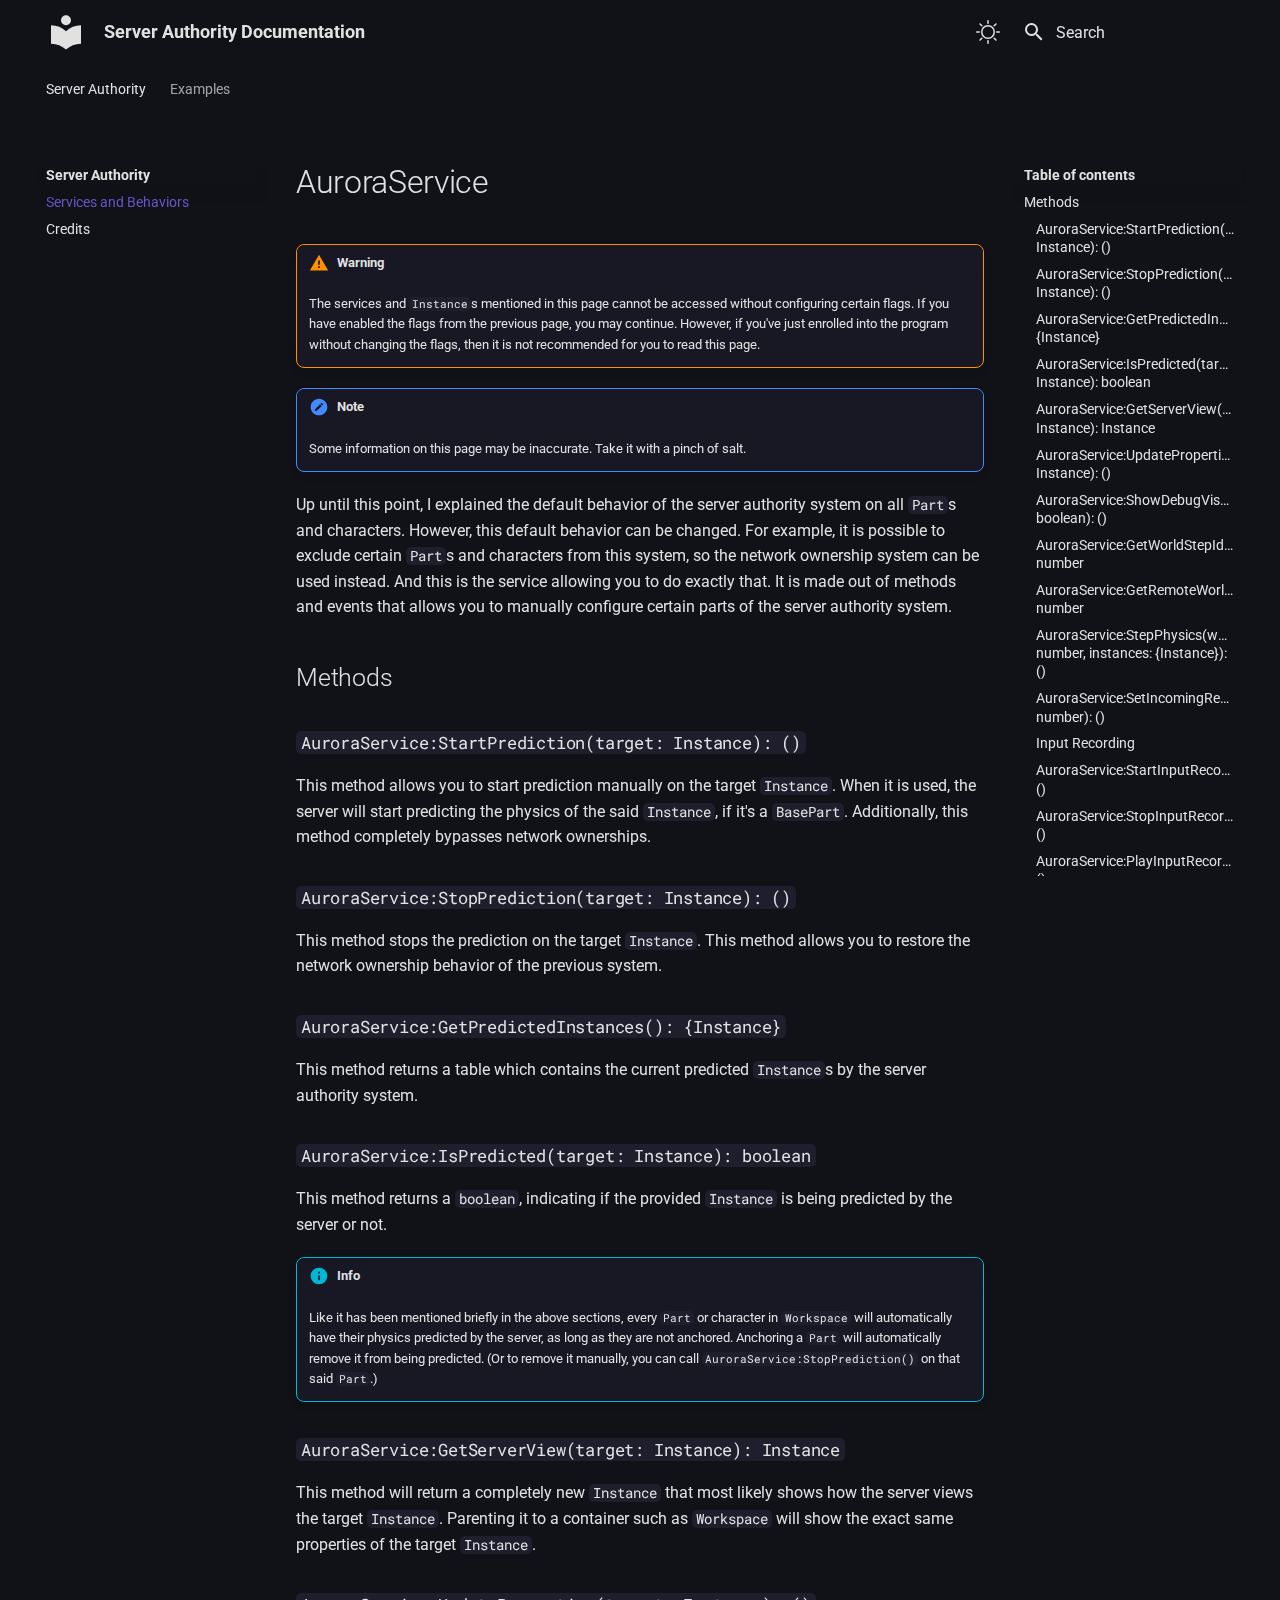
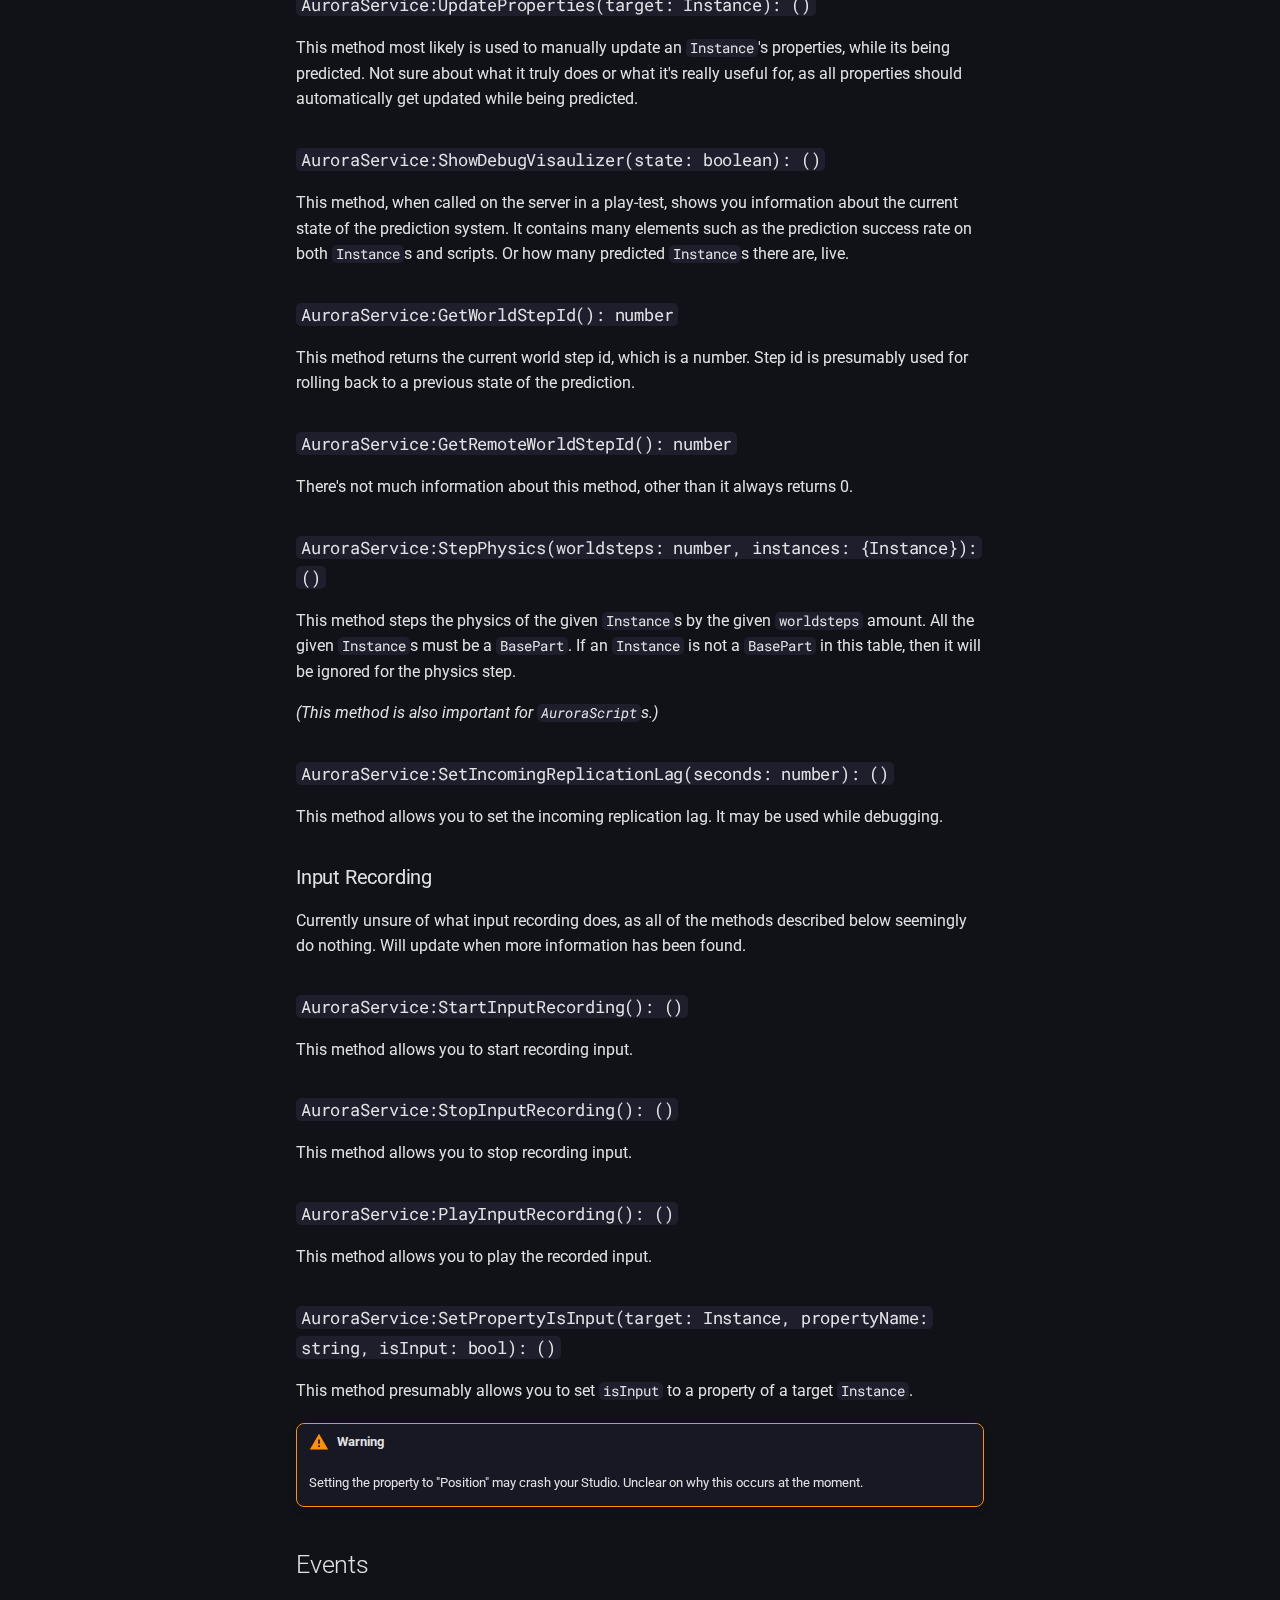
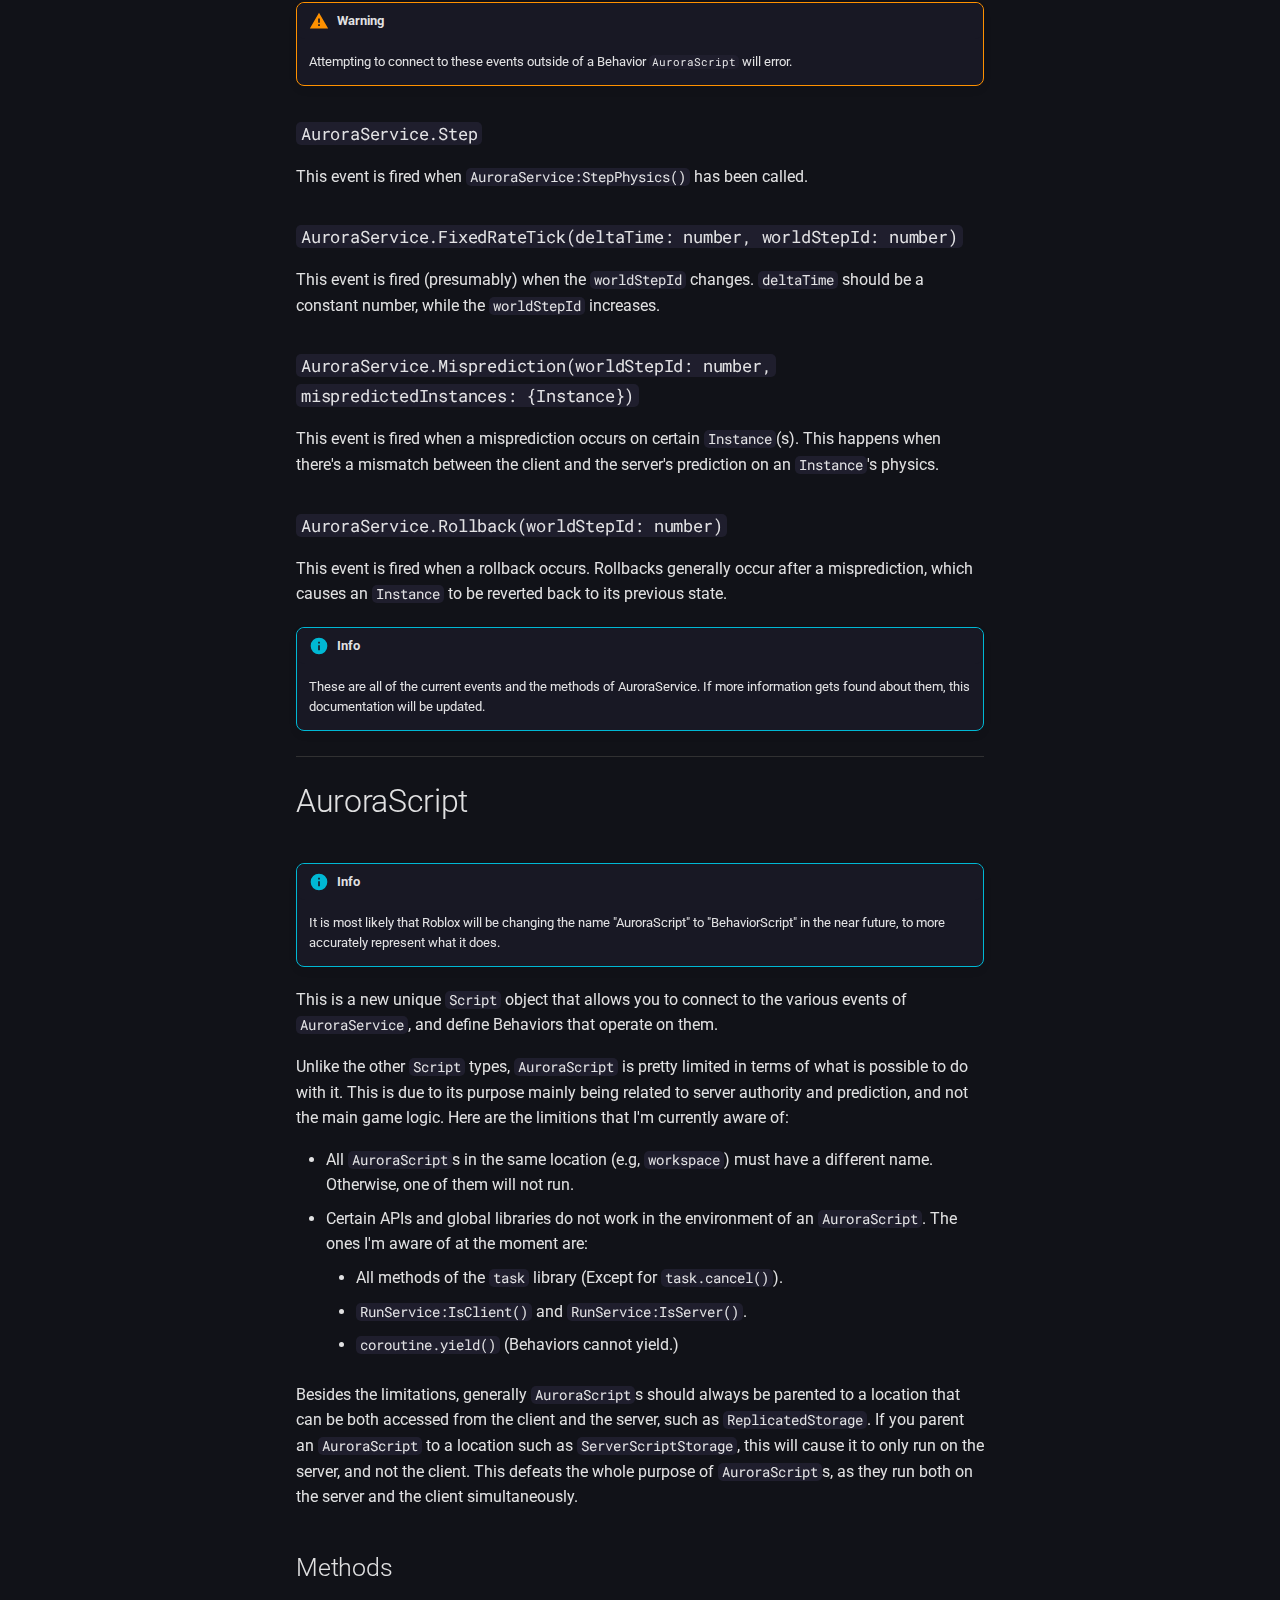
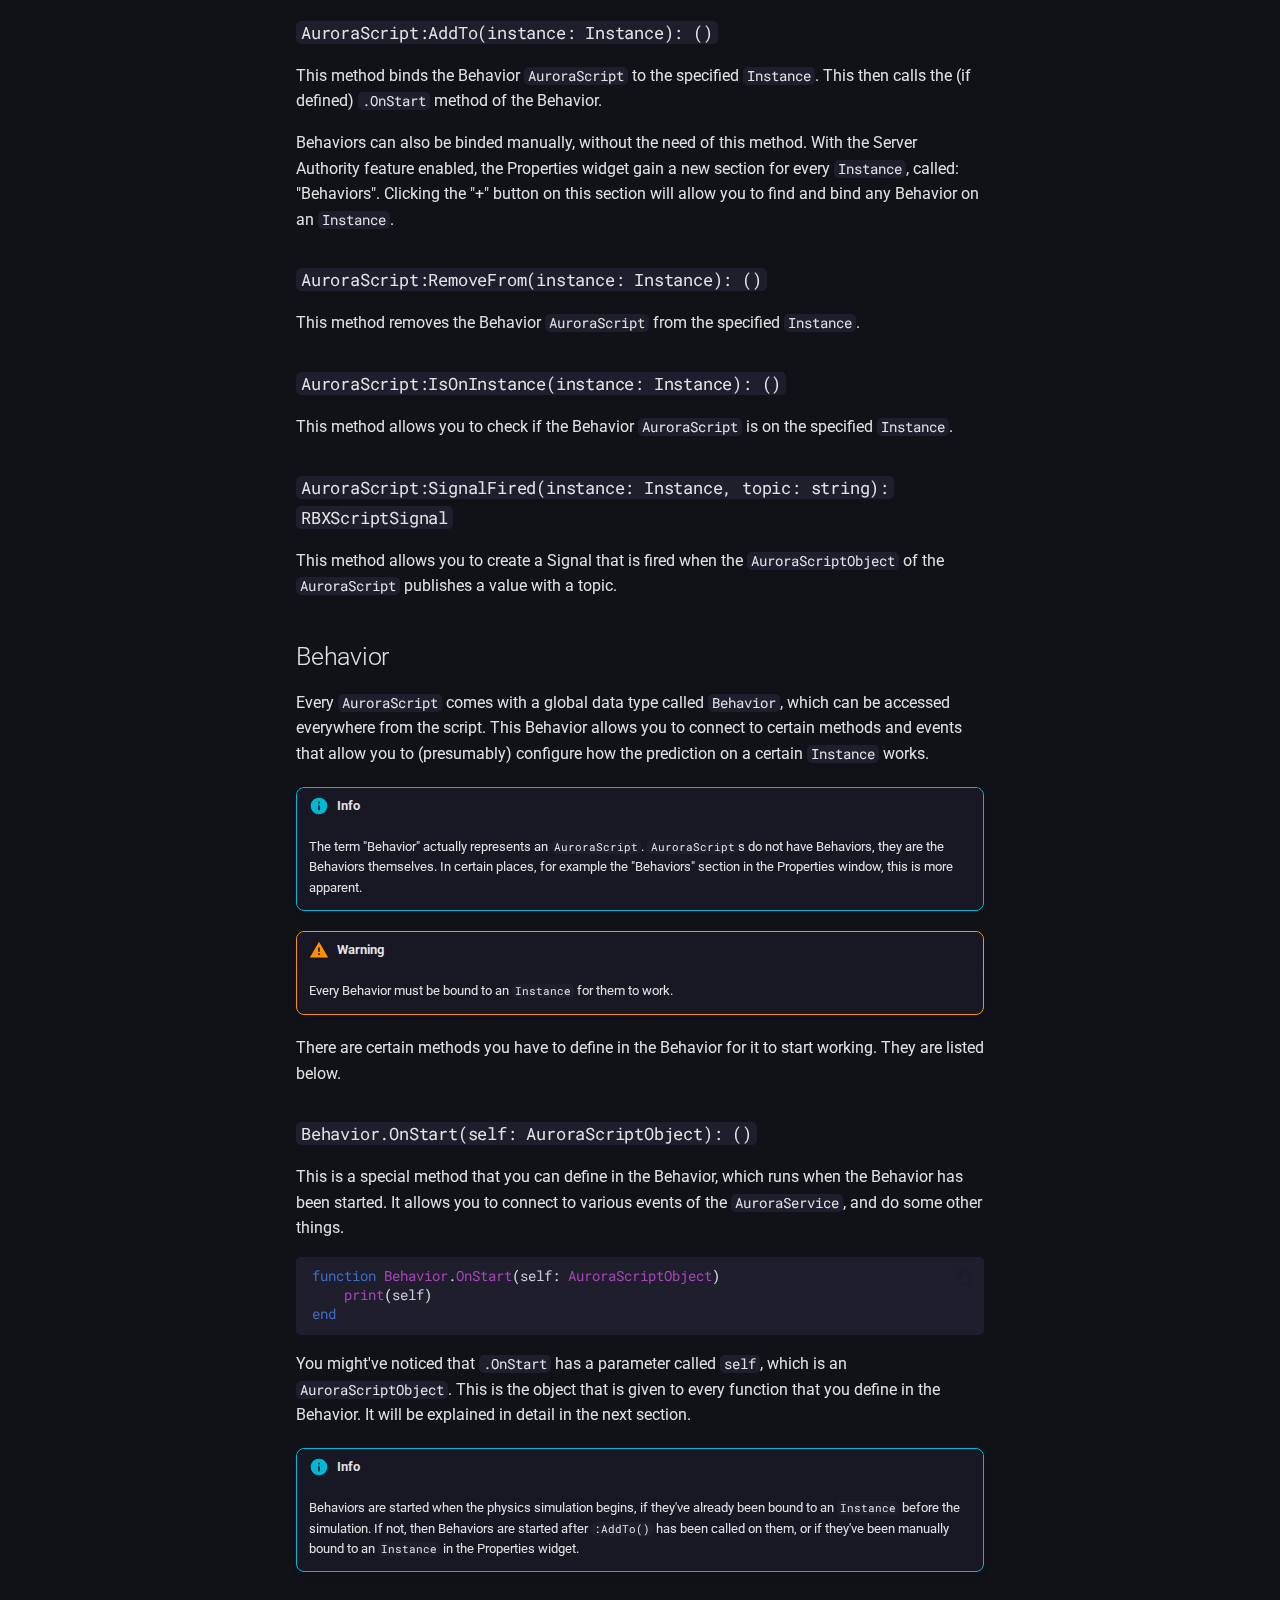
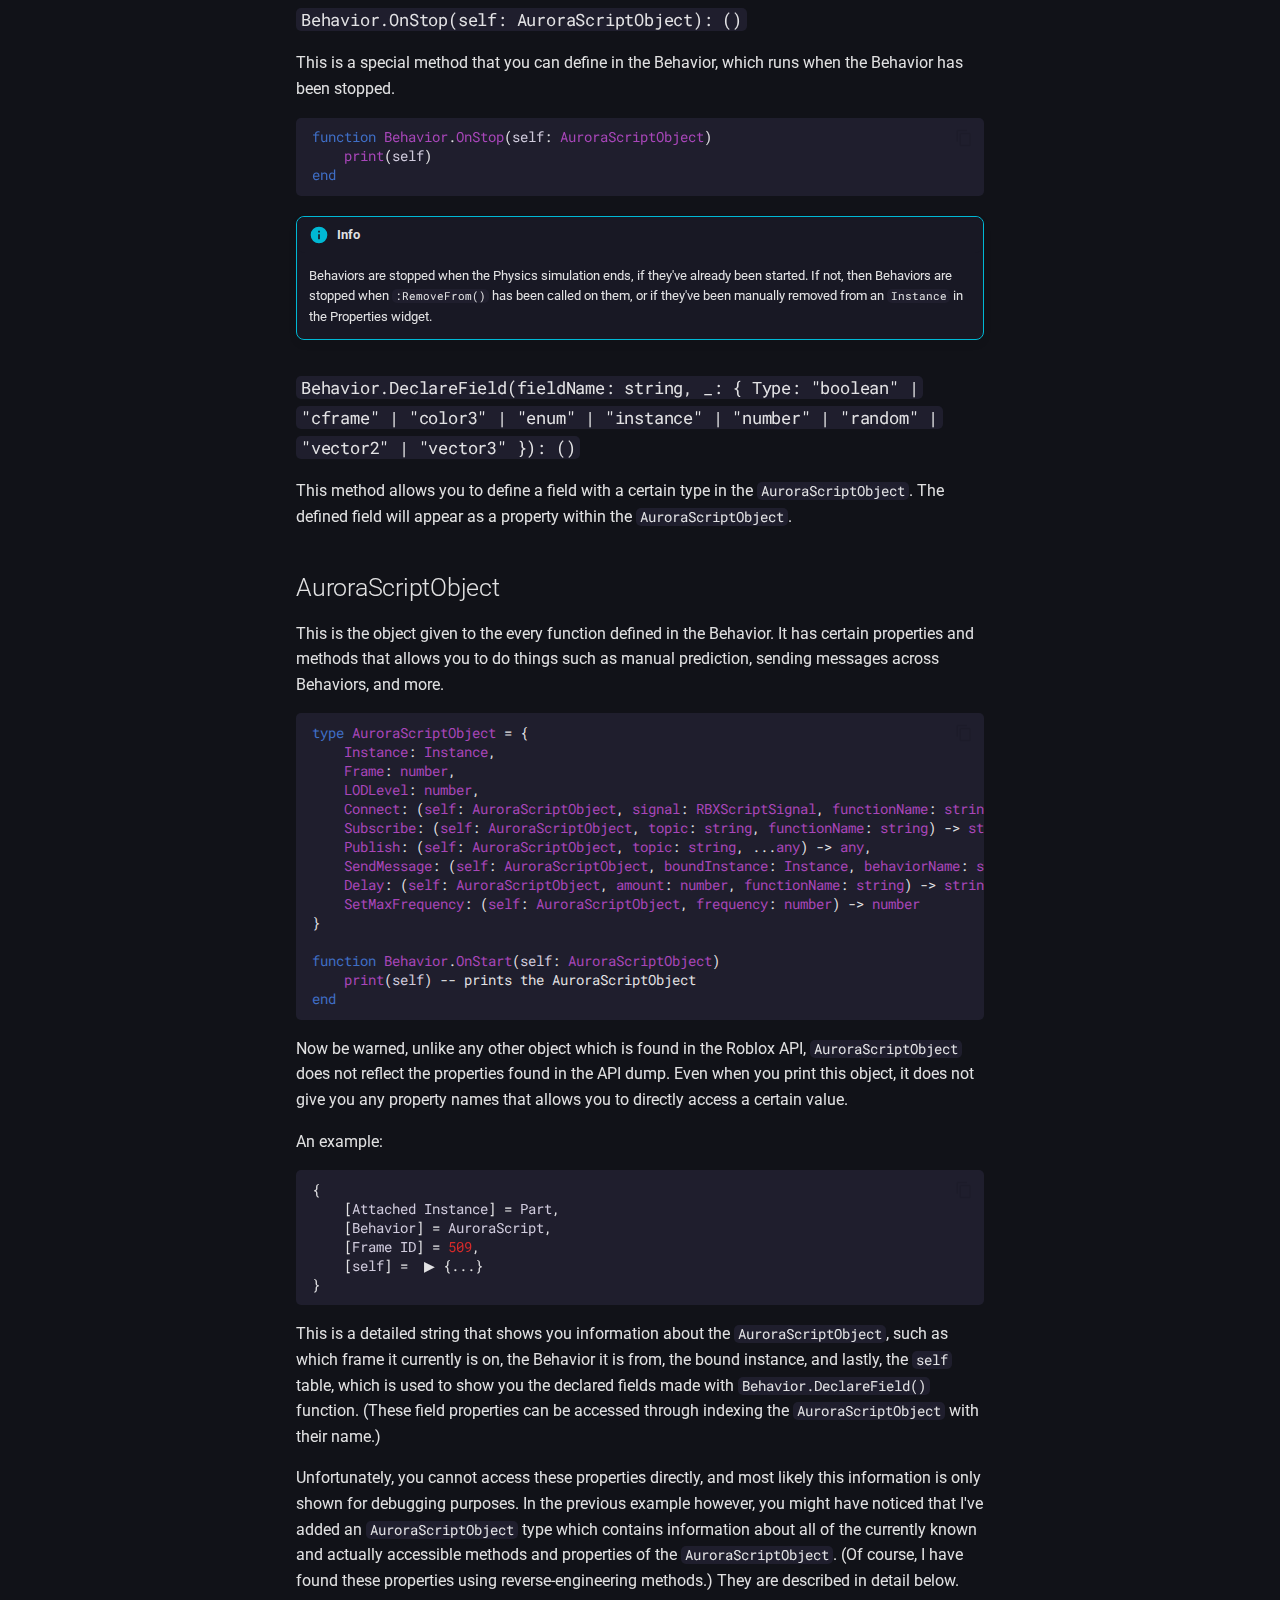
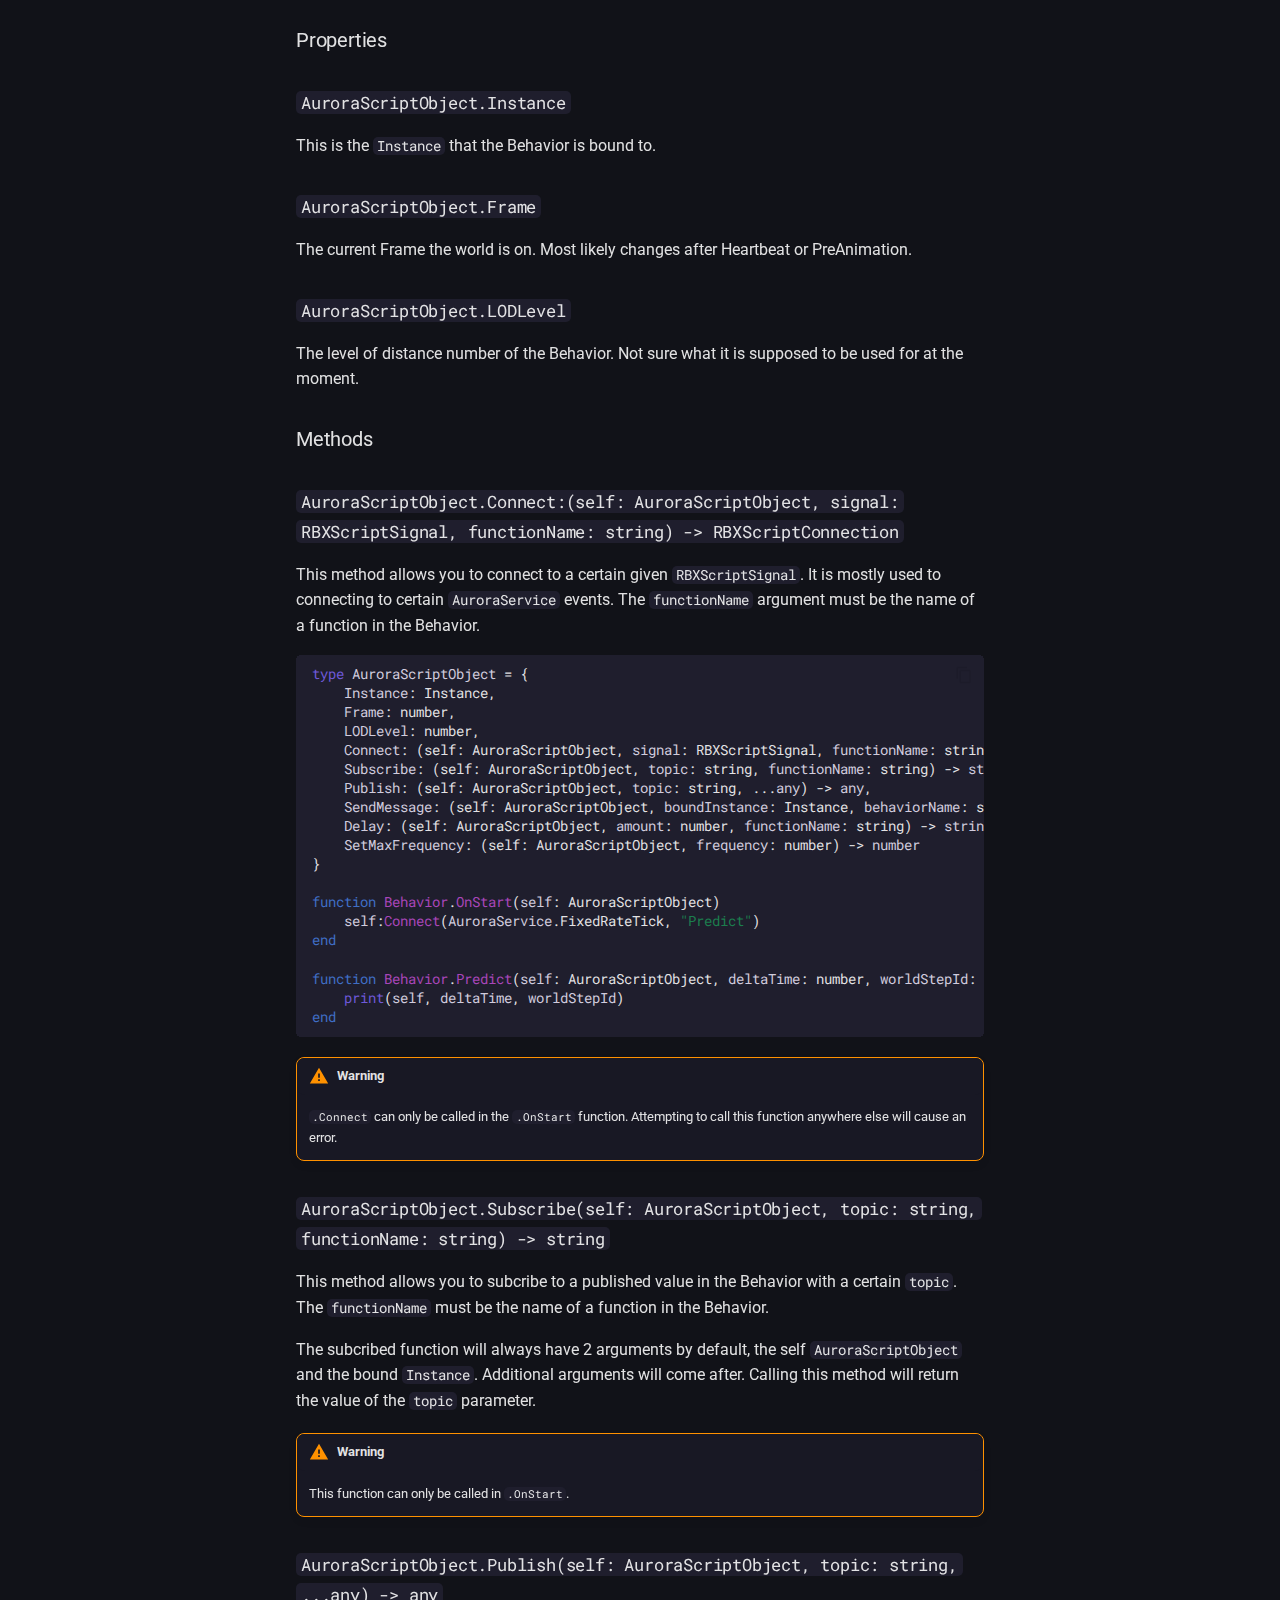
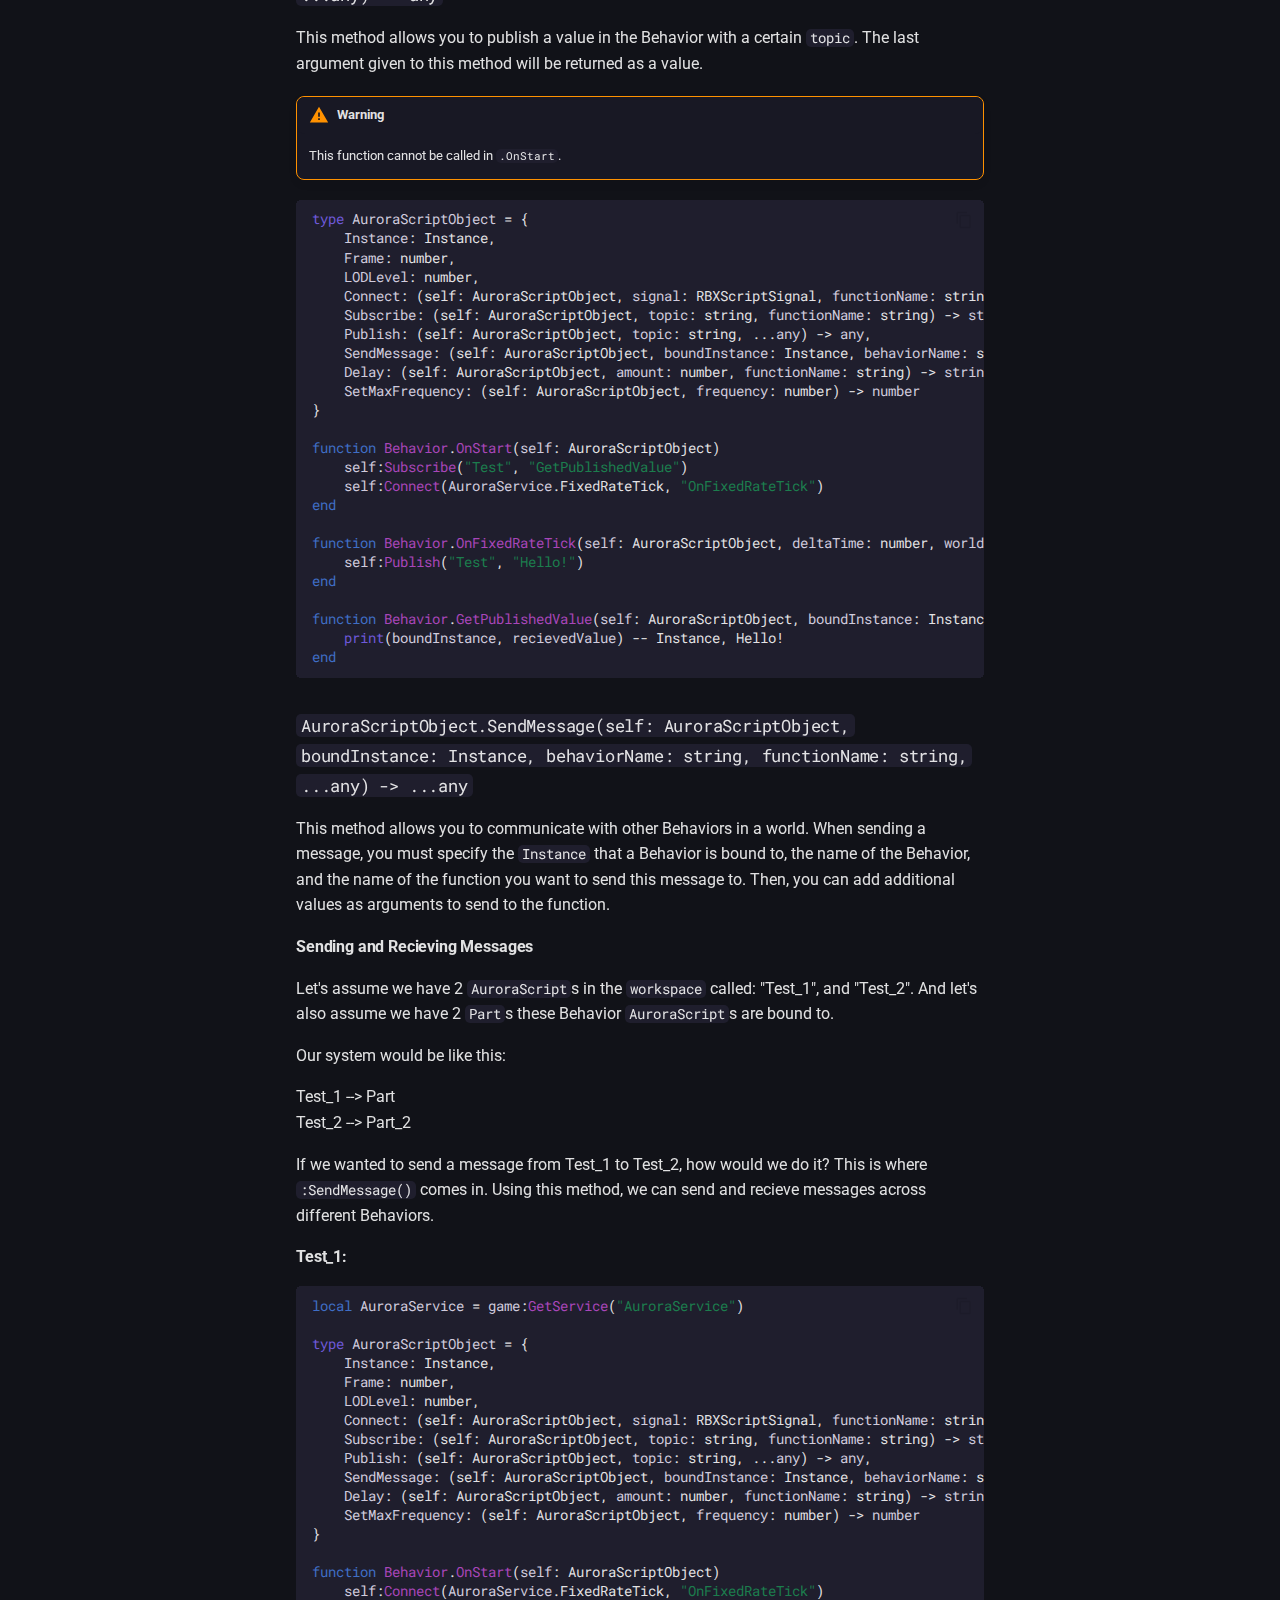
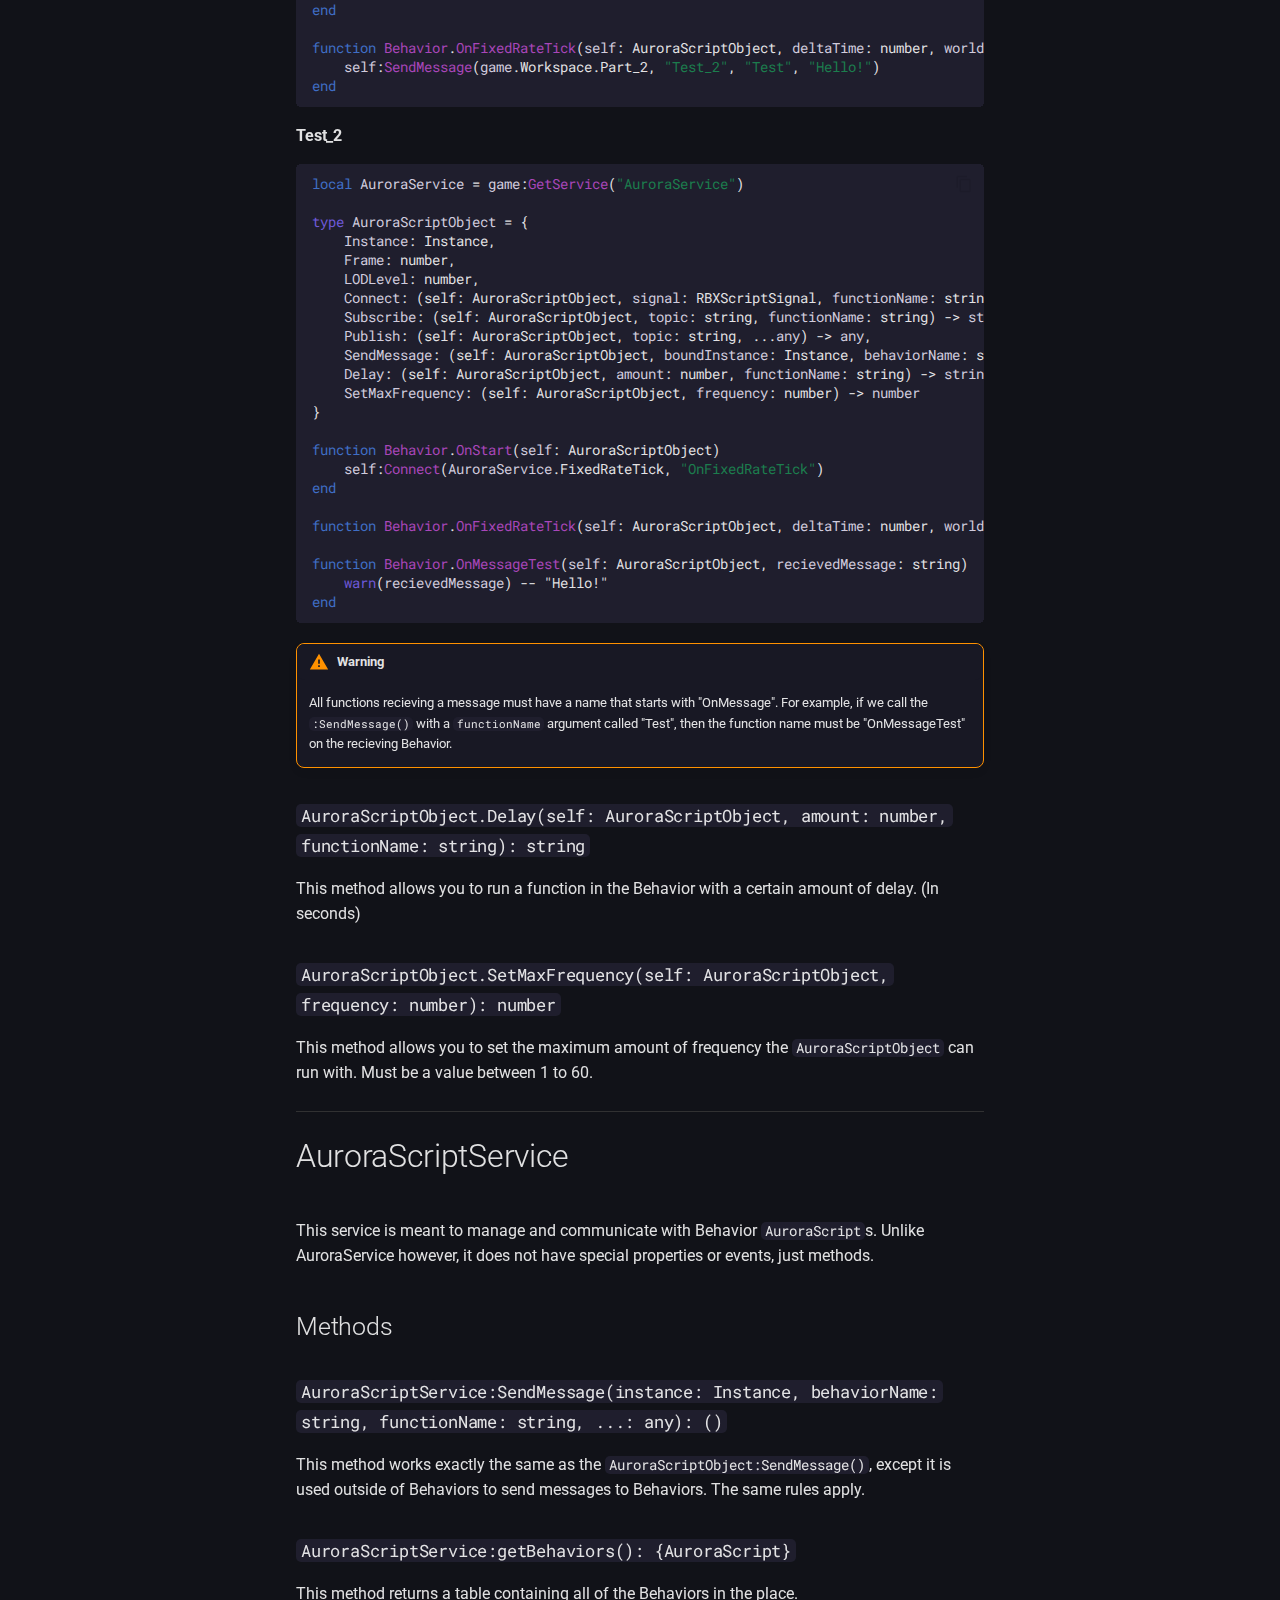
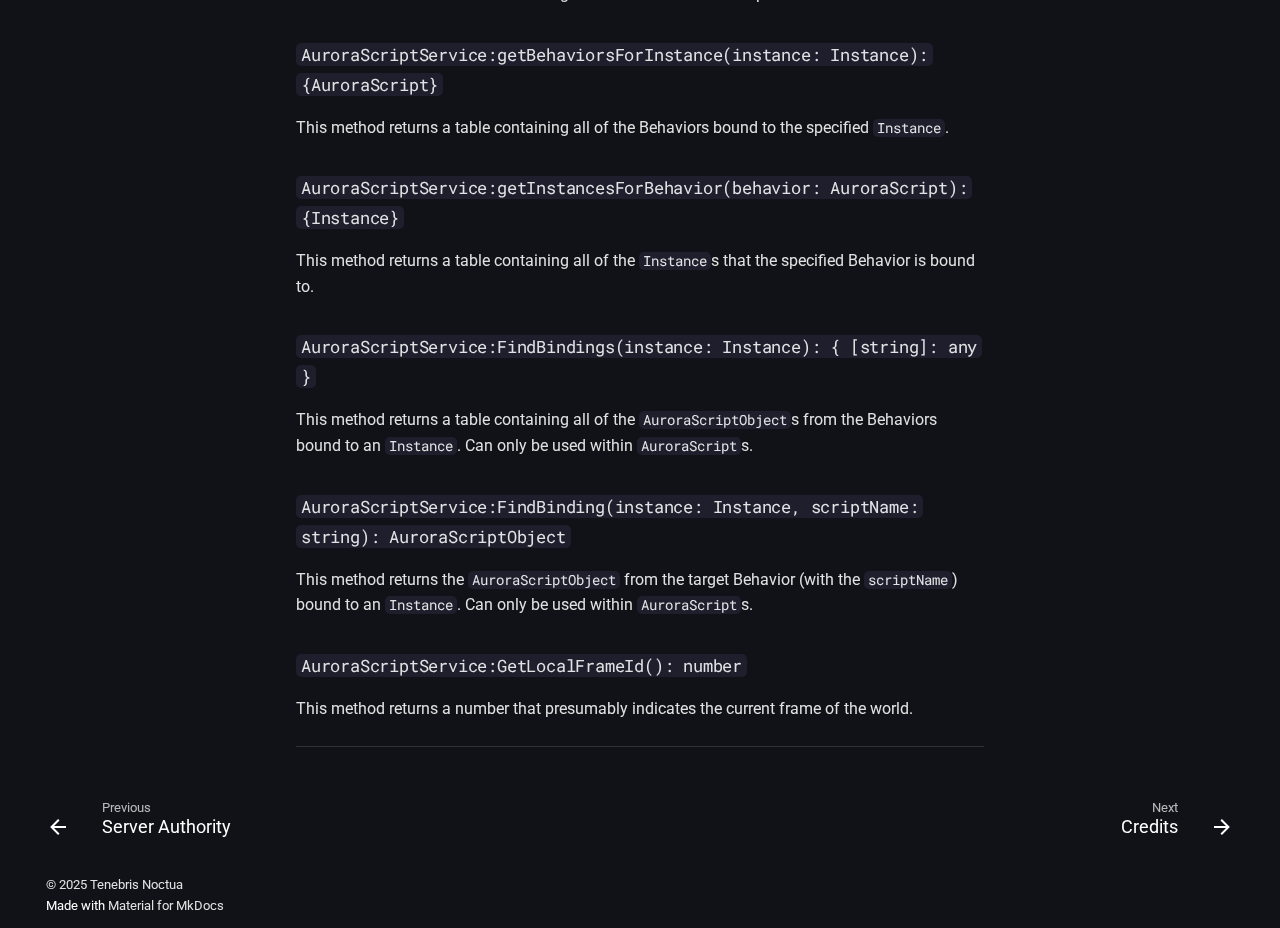
<file: main/aurora/index.html>
<!doctype html>
<html lang="en" class="no-js">
  <head>
    
      <meta charset="utf-8">
      <meta name="viewport" content="width=device-width,initial-scale=1">
      
      
      
        <link rel="canonical" href="https://tenebrisnoctua.github.io/ServerAuthority/main/aurora/">
      
      
        <link rel="prev" href="../..">
      
      
        <link rel="next" href="../credits/">
      
      
      <link rel="icon" href="../../assets/images/favicon.png">
      <meta name="generator" content="mkdocs-1.6.1, mkdocs-material-9.6.20">
    
    
      
        <title>Services and Behaviors - Server Authority Documentation</title>
      
    
    
      <link rel="stylesheet" href="../../assets/stylesheets/main.e53b48f4.min.css">
      
        
        <link rel="stylesheet" href="../../assets/stylesheets/palette.06af60db.min.css">
      
      


    
    
      
    
    
      
        
        
        <link rel="preconnect" href="https://fonts.gstatic.com" crossorigin>
        <link rel="stylesheet" href="https://fonts.googleapis.com/css?family=Roboto:300,300i,400,400i,700,700i%7CRoboto+Mono:400,400i,700,700i&display=fallback">
        <style>:root{--md-text-font:"Roboto";--md-code-font:"Roboto Mono"}</style>
      
    
    
      <link rel="stylesheet" href="../../css/colors.css">
    
      <link rel="stylesheet" href="../../css/theme.css">
    
      <link rel="stylesheet" href="../../css/code.css">
    
      <link rel="stylesheet" href="../../css/api-reference.css">
    
      <link rel="stylesheet" href="../../css/paragraph.css">
    
      <link rel="stylesheet" href="../../css/home.css">
    
    <script>__md_scope=new URL("../..",location),__md_hash=e=>[...e].reduce(((e,_)=>(e<<5)-e+_.charCodeAt(0)),0),__md_get=(e,_=localStorage,t=__md_scope)=>JSON.parse(_.getItem(t.pathname+"."+e)),__md_set=(e,_,t=localStorage,a=__md_scope)=>{try{t.setItem(a.pathname+"."+e,JSON.stringify(_))}catch(e){}}</script>
    
      

    
    
    
  </head>
  
  
    
    
      
    
    
    
    
    <body dir="ltr" data-md-color-scheme="pedoc-dark" data-md-color-primary="indigo" data-md-color-accent="indigo">
  
    
    <input class="md-toggle" data-md-toggle="drawer" type="checkbox" id="__drawer" autocomplete="off">
    <input class="md-toggle" data-md-toggle="search" type="checkbox" id="__search" autocomplete="off">
    <label class="md-overlay" for="__drawer"></label>
    <div data-md-component="skip">
      
        
        <a href="#auroraservice" class="md-skip">
          Skip to content
        </a>
      
    </div>
    <div data-md-component="announce">
      
    </div>
    
    
      

<header class="md-header" data-md-component="header">
  <nav class="md-header__inner md-grid" aria-label="Header">
    <a href="../.." title="Server Authority Documentation" class="md-header__button md-logo" aria-label="Server Authority Documentation" data-md-component="logo">
      <!-- Logo -->

  
  <svg xmlns="http://www.w3.org/2000/svg" viewBox="0 0 24 24"><path d="M12 8a3 3 0 0 0 3-3 3 3 0 0 0-3-3 3 3 0 0 0-3 3 3 3 0 0 0 3 3m0 3.54C9.64 9.35 6.5 8 3 8v11c3.5 0 6.64 1.35 9 3.54 2.36-2.19 5.5-3.54 9-3.54V8c-3.5 0-6.64 1.35-9 3.54"/></svg>

    </a>
    <label class="md-header__button md-icon" for="__drawer">
      
      <svg xmlns="http://www.w3.org/2000/svg" viewBox="0 0 24 24"><path d="M3 6h18v2H3zm0 5h18v2H3zm0 5h18v2H3z"/></svg>
    </label>
    <div class="md-header__title" data-md-component="header-title">
      <div class="md-header__ellipsis">
        <div class="md-header__topic">
          <span class="md-ellipsis">
            Server Authority Documentation
          </span>
        </div>
        <div class="md-header__topic" data-md-component="header-topic">
          <span class="md-ellipsis">
            
              Services and Behaviors
            
          </span>
        </div>
      </div>
    </div>
    
      
        <form class="md-header__option" data-md-component="palette">
  
    
    
    
    <input class="md-option" data-md-color-media="" data-md-color-scheme="pedoc-dark" data-md-color-primary="indigo" data-md-color-accent="indigo"  aria-label="Switch to Light Mode"  type="radio" name="__palette" id="__palette_0">
    
      <label class="md-header__button md-icon" title="Switch to Light Mode" for="__palette_1" hidden>
        <svg xmlns="http://www.w3.org/2000/svg" viewBox="0 0 24 24"><path d="M12 19a7 7 0 1 1 0-14 7 7 0 0 1 0 14m0-1.5a5.5 5.5 0 1 0 0-11 5.5 5.5 0 1 0 0 11m-5.657.157a.75.75 0 0 1 0 1.06l-1.768 1.768a.749.749 0 0 1-1.275-.326.75.75 0 0 1 .215-.734l1.767-1.768a.75.75 0 0 1 1.061 0M3.515 3.515a.75.75 0 0 1 1.06 0l1.768 1.768a.749.749 0 0 1-.326 1.275.75.75 0 0 1-.734-.215L3.515 4.575a.75.75 0 0 1 0-1.06M12 0a.75.75 0 0 1 .75.75v2.5a.75.75 0 0 1-1.5 0V.75A.75.75 0 0 1 12 0M4 12a.75.75 0 0 1-.75.75H.75a.75.75 0 0 1 0-1.5h2.5A.75.75 0 0 1 4 12m8 8a.75.75 0 0 1 .75.75v2.5a.75.75 0 0 1-1.5 0v-2.5A.75.75 0 0 1 12 20m12-8a.75.75 0 0 1-.75.75h-2.5a.75.75 0 0 1 0-1.5h2.5A.75.75 0 0 1 24 12m-6.343 5.657a.75.75 0 0 1 1.06 0l1.768 1.768a.75.75 0 0 1-.018 1.042.75.75 0 0 1-1.042.018l-1.768-1.767a.75.75 0 0 1 0-1.061m2.828-14.142a.75.75 0 0 1 0 1.06l-1.768 1.768a.75.75 0 0 1-1.042-.018.75.75 0 0 1-.018-1.042l1.767-1.768a.75.75 0 0 1 1.061 0"/></svg>
      </label>
    
  
    
    
    
    <input class="md-option" data-md-color-media="" data-md-color-scheme="pedoc-light" data-md-color-primary="indigo" data-md-color-accent="indigo"  aria-label="Switch To Dark Mode"  type="radio" name="__palette" id="__palette_1">
    
      <label class="md-header__button md-icon" title="Switch To Dark Mode" for="__palette_0" hidden>
        <svg xmlns="http://www.w3.org/2000/svg" viewBox="0 0 24 24"><path d="M14.768 3.96zl-.002-.005a9 9 0 0 0-.218-.779c-.13-.394.21-.8.602-.67q.435.144.855.328l.01.005A10.002 10.002 0 0 1 12 22a10 10 0 0 1-9.162-5.985l-.004-.01a10 10 0 0 1-.329-.855c-.13-.392.277-.732.67-.602q.386.126.78.218l.004.002A9 9 0 0 0 14.999 6a9 9 0 0 0-.231-2.04M16.5 6c0 5.799-4.701 10.5-10.5 10.5q-.64 0-1.26-.075A8.5 8.5 0 1 0 16.425 4.74q.075.62.075 1.259Z"/></svg>
      </label>
    
  
</form>
      
    
    
      <script>var palette=__md_get("__palette");if(palette&&palette.color){if("(prefers-color-scheme)"===palette.color.media){var media=matchMedia("(prefers-color-scheme: light)"),input=document.querySelector(media.matches?"[data-md-color-media='(prefers-color-scheme: light)']":"[data-md-color-media='(prefers-color-scheme: dark)']");palette.color.media=input.getAttribute("data-md-color-media"),palette.color.scheme=input.getAttribute("data-md-color-scheme"),palette.color.primary=input.getAttribute("data-md-color-primary"),palette.color.accent=input.getAttribute("data-md-color-accent")}for(var[key,value]of Object.entries(palette.color))document.body.setAttribute("data-md-color-"+key,value)}</script>
    
    
    
      
      
        <label class="md-header__button md-icon" for="__search">
          
          <svg xmlns="http://www.w3.org/2000/svg" viewBox="0 0 24 24"><path d="M9.5 3A6.5 6.5 0 0 1 16 9.5c0 1.61-.59 3.09-1.56 4.23l.27.27h.79l5 5-1.5 1.5-5-5v-.79l-.27-.27A6.52 6.52 0 0 1 9.5 16 6.5 6.5 0 0 1 3 9.5 6.5 6.5 0 0 1 9.5 3m0 2C7 5 5 7 5 9.5S7 14 9.5 14 14 12 14 9.5 12 5 9.5 5"/></svg>
        </label>
        <div class="md-search" data-md-component="search" role="dialog">
  <label class="md-search__overlay" for="__search"></label>
  <div class="md-search__inner" role="search">
    <form class="md-search__form" name="search">
      <input type="text" class="md-search__input" name="query" aria-label="Search" placeholder="Search" autocapitalize="off" autocorrect="off" autocomplete="off" spellcheck="false" data-md-component="search-query" required>
      <label class="md-search__icon md-icon" for="__search">
        
        <svg xmlns="http://www.w3.org/2000/svg" viewBox="0 0 24 24"><path d="M9.5 3A6.5 6.5 0 0 1 16 9.5c0 1.61-.59 3.09-1.56 4.23l.27.27h.79l5 5-1.5 1.5-5-5v-.79l-.27-.27A6.52 6.52 0 0 1 9.5 16 6.5 6.5 0 0 1 3 9.5 6.5 6.5 0 0 1 9.5 3m0 2C7 5 5 7 5 9.5S7 14 9.5 14 14 12 14 9.5 12 5 9.5 5"/></svg>
        
        <svg xmlns="http://www.w3.org/2000/svg" viewBox="0 0 24 24"><path d="M20 11v2H8l5.5 5.5-1.42 1.42L4.16 12l7.92-7.92L13.5 5.5 8 11z"/></svg>
      </label>
      <nav class="md-search__options" aria-label="Search">
        
        <button type="reset" class="md-search__icon md-icon" title="Clear" aria-label="Clear" tabindex="-1">
          
          <svg xmlns="http://www.w3.org/2000/svg" viewBox="0 0 24 24"><path d="M19 6.41 17.59 5 12 10.59 6.41 5 5 6.41 10.59 12 5 17.59 6.41 19 12 13.41 17.59 19 19 17.59 13.41 12z"/></svg>
        </button>
      </nav>
      
        <div class="md-search__suggest" data-md-component="search-suggest"></div>
      
    </form>
    <div class="md-search__output">
      <div class="md-search__scrollwrap" tabindex="0" data-md-scrollfix>
        <div class="md-search-result" data-md-component="search-result">
          <div class="md-search-result__meta">
            Initializing search
          </div>
          <ol class="md-search-result__list" role="presentation"></ol>
        </div>
      </div>
    </div>
  </div>
</div>
      
    
    
  </nav>
  
</header>
    
    <div class="md-container" data-md-component="container">
      
      
        
          
            
<nav class="md-tabs" aria-label="Tabs" data-md-component="tabs">
  <div class="md-grid">
    <ul class="md-tabs__list">
      
        
  
  
  
    
  
  
    
    
      <li class="md-tabs__item md-tabs__item--active">
        <a href="../.." class="md-tabs__link">
          
  
  
    
  
  Server Authority

        </a>
      </li>
    
  

      
        
  
  
  
  
    
    
      <li class="md-tabs__item">
        <a href="../../examples/" class="md-tabs__link">
          
  
  
    
  
  Examples

        </a>
      </li>
    
  

      
    </ul>
  </div>
</nav>
          
        
      
      <main class="md-main" data-md-component="main">
        <div class="md-main__inner md-grid">
          
            
              
              <div class="md-sidebar md-sidebar--primary" data-md-component="sidebar" data-md-type="navigation" >
                <div class="md-sidebar__scrollwrap">
                  <div class="md-sidebar__inner">
                    


  


<nav class="md-nav md-nav--primary md-nav--lifted" aria-label="Navigation" data-md-level="0">
  <label class="md-nav__title" for="__drawer">
    <a href="../.." title="Server Authority Documentation" class="md-nav__button md-logo" aria-label="Server Authority Documentation" data-md-component="logo">
      <!-- Logo -->

  
  <svg xmlns="http://www.w3.org/2000/svg" viewBox="0 0 24 24"><path d="M12 8a3 3 0 0 0 3-3 3 3 0 0 0-3-3 3 3 0 0 0-3 3 3 3 0 0 0 3 3m0 3.54C9.64 9.35 6.5 8 3 8v11c3.5 0 6.64 1.35 9 3.54 2.36-2.19 5.5-3.54 9-3.54V8c-3.5 0-6.64 1.35-9 3.54"/></svg>

    </a>
    Server Authority Documentation
  </label>
  
  <ul class="md-nav__list" data-md-scrollfix>
    
      
      
  
  
    
  
  
  
    
    
      
        
          
        
      
        
      
        
      
    
    
    
      
        
        
      
      
        
      
    
    
    <li class="md-nav__item md-nav__item--active md-nav__item--section md-nav__item--nested">
      
        
        
        <input class="md-nav__toggle md-toggle " type="checkbox" id="__nav_1" checked>
        
          
          <div class="md-nav__link md-nav__container">
            <a href="../.." class="md-nav__link ">
              
  
  
  <span class="md-ellipsis">
    Server Authority
    
  </span>
  

            </a>
            
              
              <label class="md-nav__link " for="__nav_1" id="__nav_1_label" tabindex="">
                <span class="md-nav__icon md-icon"></span>
              </label>
            
          </div>
        
        <nav class="md-nav" data-md-level="1" aria-labelledby="__nav_1_label" aria-expanded="true">
          <label class="md-nav__title" for="__nav_1">
            <span class="md-nav__icon md-icon"></span>
            Server Authority
          </label>
          <ul class="md-nav__list" data-md-scrollfix>
            
              
            
              
                
  
  
    
  
  
  
    <li class="md-nav__item md-nav__item--active">
      
      <input class="md-nav__toggle md-toggle" type="checkbox" id="__toc">
      
      
        
      
      
        <label class="md-nav__link md-nav__link--active" for="__toc">
          
  
  
  <span class="md-ellipsis">
    Services and Behaviors
    
  </span>
  

          <span class="md-nav__icon md-icon"></span>
        </label>
      
      <a href="./" class="md-nav__link md-nav__link--active">
        
  
  
  <span class="md-ellipsis">
    Services and Behaviors
    
  </span>
  

      </a>
      
        

<nav class="md-nav md-nav--secondary" aria-label="Table of contents">
  
  
  
    
  
  
    <label class="md-nav__title" for="__toc">
      <span class="md-nav__icon md-icon"></span>
      Table of contents
    </label>
    <ul class="md-nav__list" data-md-component="toc" data-md-scrollfix>
      
        <li class="md-nav__item">
  <a href="#methods" class="md-nav__link">
    <span class="md-ellipsis">
      Methods
    </span>
  </a>
  
    <nav class="md-nav" aria-label="Methods">
      <ul class="md-nav__list">
        
          <li class="md-nav__item">
  <a href="#auroraservicestartpredictiontarget-instance" class="md-nav__link">
    <span class="md-ellipsis">
      AuroraService:StartPrediction(target: Instance): ()
    </span>
  </a>
  
</li>
        
          <li class="md-nav__item">
  <a href="#auroraservicestoppredictiontarget-instance" class="md-nav__link">
    <span class="md-ellipsis">
      AuroraService:StopPrediction(target: Instance): ()
    </span>
  </a>
  
</li>
        
          <li class="md-nav__item">
  <a href="#auroraservicegetpredictedinstances-instance" class="md-nav__link">
    <span class="md-ellipsis">
      AuroraService:GetPredictedInstances(): {Instance}
    </span>
  </a>
  
</li>
        
          <li class="md-nav__item">
  <a href="#auroraserviceispredictedtarget-instance-boolean" class="md-nav__link">
    <span class="md-ellipsis">
      AuroraService:IsPredicted(target: Instance): boolean
    </span>
  </a>
  
</li>
        
          <li class="md-nav__item">
  <a href="#auroraservicegetserverviewtarget-instance-instance" class="md-nav__link">
    <span class="md-ellipsis">
      AuroraService:GetServerView(target: Instance): Instance
    </span>
  </a>
  
</li>
        
          <li class="md-nav__item">
  <a href="#auroraserviceupdatepropertiestarget-instance" class="md-nav__link">
    <span class="md-ellipsis">
      AuroraService:UpdateProperties(target: Instance): ()
    </span>
  </a>
  
</li>
        
          <li class="md-nav__item">
  <a href="#auroraserviceshowdebugvisaulizerstate-boolean" class="md-nav__link">
    <span class="md-ellipsis">
      AuroraService:ShowDebugVisaulizer(state: boolean): ()
    </span>
  </a>
  
</li>
        
          <li class="md-nav__item">
  <a href="#auroraservicegetworldstepid-number" class="md-nav__link">
    <span class="md-ellipsis">
      AuroraService:GetWorldStepId(): number
    </span>
  </a>
  
</li>
        
          <li class="md-nav__item">
  <a href="#auroraservicegetremoteworldstepid-number" class="md-nav__link">
    <span class="md-ellipsis">
      AuroraService:GetRemoteWorldStepId(): number
    </span>
  </a>
  
</li>
        
          <li class="md-nav__item">
  <a href="#auroraservicestepphysicsworldsteps-number-instances-instance" class="md-nav__link">
    <span class="md-ellipsis">
      AuroraService:StepPhysics(worldsteps: number, instances: {Instance}): ()
    </span>
  </a>
  
</li>
        
          <li class="md-nav__item">
  <a href="#auroraservicesetincomingreplicationlagseconds-number" class="md-nav__link">
    <span class="md-ellipsis">
      AuroraService:SetIncomingReplicationLag(seconds: number): ()
    </span>
  </a>
  
</li>
        
          <li class="md-nav__item">
  <a href="#input-recording" class="md-nav__link">
    <span class="md-ellipsis">
      Input Recording
    </span>
  </a>
  
</li>
        
          <li class="md-nav__item">
  <a href="#auroraservicestartinputrecording" class="md-nav__link">
    <span class="md-ellipsis">
      AuroraService:StartInputRecording(): ()
    </span>
  </a>
  
</li>
        
          <li class="md-nav__item">
  <a href="#auroraservicestopinputrecording" class="md-nav__link">
    <span class="md-ellipsis">
      AuroraService:StopInputRecording(): ()
    </span>
  </a>
  
</li>
        
          <li class="md-nav__item">
  <a href="#auroraserviceplayinputrecording" class="md-nav__link">
    <span class="md-ellipsis">
      AuroraService:PlayInputRecording(): ()
    </span>
  </a>
  
</li>
        
          <li class="md-nav__item">
  <a href="#auroraservicesetpropertyisinputtarget-instance-propertyname-string-isinput-bool" class="md-nav__link">
    <span class="md-ellipsis">
      AuroraService:SetPropertyIsInput(target: Instance, propertyName: string, isInput: bool): ()
    </span>
  </a>
  
</li>
        
      </ul>
    </nav>
  
</li>
      
        <li class="md-nav__item">
  <a href="#events" class="md-nav__link">
    <span class="md-ellipsis">
      Events
    </span>
  </a>
  
    <nav class="md-nav" aria-label="Events">
      <ul class="md-nav__list">
        
          <li class="md-nav__item">
  <a href="#auroraservicestep" class="md-nav__link">
    <span class="md-ellipsis">
      AuroraService.Step
    </span>
  </a>
  
</li>
        
          <li class="md-nav__item">
  <a href="#auroraservicefixedratetickdeltatime-number-worldstepid-number" class="md-nav__link">
    <span class="md-ellipsis">
      AuroraService.FixedRateTick(deltaTime: number, worldStepId: number)
    </span>
  </a>
  
</li>
        
          <li class="md-nav__item">
  <a href="#auroraservicemispredictionworldstepid-number-mispredictedinstances-instance" class="md-nav__link">
    <span class="md-ellipsis">
      AuroraService.Misprediction(worldStepId: number, mispredictedInstances: {Instance})
    </span>
  </a>
  
</li>
        
          <li class="md-nav__item">
  <a href="#auroraservicerollbackworldstepid-number" class="md-nav__link">
    <span class="md-ellipsis">
      AuroraService.Rollback(worldStepId: number)
    </span>
  </a>
  
</li>
        
      </ul>
    </nav>
  
</li>
      
    </ul>
  
</nav>
      
    </li>
  

              
            
              
                
  
  
  
  
    <li class="md-nav__item">
      <a href="../credits/" class="md-nav__link">
        
  
  
  <span class="md-ellipsis">
    Credits
    
  </span>
  

      </a>
    </li>
  

              
            
          </ul>
        </nav>
      
    </li>
  

    
      
      
  
  
  
  
    
    
      
        
          
        
      
        
      
    
    
    
      
      
        
      
    
    
    <li class="md-nav__item md-nav__item--nested">
      
        
        
        <input class="md-nav__toggle md-toggle " type="checkbox" id="__nav_2" >
        
          
          <div class="md-nav__link md-nav__container">
            <a href="../../examples/" class="md-nav__link ">
              
  
  
  <span class="md-ellipsis">
    Examples
    
  </span>
  

            </a>
            
              
              <label class="md-nav__link " for="__nav_2" id="__nav_2_label" tabindex="0">
                <span class="md-nav__icon md-icon"></span>
              </label>
            
          </div>
        
        <nav class="md-nav" data-md-level="1" aria-labelledby="__nav_2_label" aria-expanded="false">
          <label class="md-nav__title" for="__nav_2">
            <span class="md-nav__icon md-icon"></span>
            Examples
          </label>
          <ul class="md-nav__list" data-md-scrollfix>
            
              
            
              
                
  
  
  
  
    <li class="md-nav__item">
      <a href="../../examples/character/" class="md-nav__link">
        
  
  
  <span class="md-ellipsis">
    Character Movement System
    
  </span>
  

      </a>
    </li>
  

              
            
          </ul>
        </nav>
      
    </li>
  

    
  </ul>
</nav>
                  </div>
                </div>
              </div>
            
            
              
              <div class="md-sidebar md-sidebar--secondary" data-md-component="sidebar" data-md-type="toc" >
                <div class="md-sidebar__scrollwrap">
                  <div class="md-sidebar__inner">
                    

<nav class="md-nav md-nav--secondary" aria-label="Table of contents">
  
  
  
    
  
  
    <label class="md-nav__title" for="__toc">
      <span class="md-nav__icon md-icon"></span>
      Table of contents
    </label>
    <ul class="md-nav__list" data-md-component="toc" data-md-scrollfix>
      
        <li class="md-nav__item">
  <a href="#methods" class="md-nav__link">
    <span class="md-ellipsis">
      Methods
    </span>
  </a>
  
    <nav class="md-nav" aria-label="Methods">
      <ul class="md-nav__list">
        
          <li class="md-nav__item">
  <a href="#auroraservicestartpredictiontarget-instance" class="md-nav__link">
    <span class="md-ellipsis">
      AuroraService:StartPrediction(target: Instance): ()
    </span>
  </a>
  
</li>
        
          <li class="md-nav__item">
  <a href="#auroraservicestoppredictiontarget-instance" class="md-nav__link">
    <span class="md-ellipsis">
      AuroraService:StopPrediction(target: Instance): ()
    </span>
  </a>
  
</li>
        
          <li class="md-nav__item">
  <a href="#auroraservicegetpredictedinstances-instance" class="md-nav__link">
    <span class="md-ellipsis">
      AuroraService:GetPredictedInstances(): {Instance}
    </span>
  </a>
  
</li>
        
          <li class="md-nav__item">
  <a href="#auroraserviceispredictedtarget-instance-boolean" class="md-nav__link">
    <span class="md-ellipsis">
      AuroraService:IsPredicted(target: Instance): boolean
    </span>
  </a>
  
</li>
        
          <li class="md-nav__item">
  <a href="#auroraservicegetserverviewtarget-instance-instance" class="md-nav__link">
    <span class="md-ellipsis">
      AuroraService:GetServerView(target: Instance): Instance
    </span>
  </a>
  
</li>
        
          <li class="md-nav__item">
  <a href="#auroraserviceupdatepropertiestarget-instance" class="md-nav__link">
    <span class="md-ellipsis">
      AuroraService:UpdateProperties(target: Instance): ()
    </span>
  </a>
  
</li>
        
          <li class="md-nav__item">
  <a href="#auroraserviceshowdebugvisaulizerstate-boolean" class="md-nav__link">
    <span class="md-ellipsis">
      AuroraService:ShowDebugVisaulizer(state: boolean): ()
    </span>
  </a>
  
</li>
        
          <li class="md-nav__item">
  <a href="#auroraservicegetworldstepid-number" class="md-nav__link">
    <span class="md-ellipsis">
      AuroraService:GetWorldStepId(): number
    </span>
  </a>
  
</li>
        
          <li class="md-nav__item">
  <a href="#auroraservicegetremoteworldstepid-number" class="md-nav__link">
    <span class="md-ellipsis">
      AuroraService:GetRemoteWorldStepId(): number
    </span>
  </a>
  
</li>
        
          <li class="md-nav__item">
  <a href="#auroraservicestepphysicsworldsteps-number-instances-instance" class="md-nav__link">
    <span class="md-ellipsis">
      AuroraService:StepPhysics(worldsteps: number, instances: {Instance}): ()
    </span>
  </a>
  
</li>
        
          <li class="md-nav__item">
  <a href="#auroraservicesetincomingreplicationlagseconds-number" class="md-nav__link">
    <span class="md-ellipsis">
      AuroraService:SetIncomingReplicationLag(seconds: number): ()
    </span>
  </a>
  
</li>
        
          <li class="md-nav__item">
  <a href="#input-recording" class="md-nav__link">
    <span class="md-ellipsis">
      Input Recording
    </span>
  </a>
  
</li>
        
          <li class="md-nav__item">
  <a href="#auroraservicestartinputrecording" class="md-nav__link">
    <span class="md-ellipsis">
      AuroraService:StartInputRecording(): ()
    </span>
  </a>
  
</li>
        
          <li class="md-nav__item">
  <a href="#auroraservicestopinputrecording" class="md-nav__link">
    <span class="md-ellipsis">
      AuroraService:StopInputRecording(): ()
    </span>
  </a>
  
</li>
        
          <li class="md-nav__item">
  <a href="#auroraserviceplayinputrecording" class="md-nav__link">
    <span class="md-ellipsis">
      AuroraService:PlayInputRecording(): ()
    </span>
  </a>
  
</li>
        
          <li class="md-nav__item">
  <a href="#auroraservicesetpropertyisinputtarget-instance-propertyname-string-isinput-bool" class="md-nav__link">
    <span class="md-ellipsis">
      AuroraService:SetPropertyIsInput(target: Instance, propertyName: string, isInput: bool): ()
    </span>
  </a>
  
</li>
        
      </ul>
    </nav>
  
</li>
      
        <li class="md-nav__item">
  <a href="#events" class="md-nav__link">
    <span class="md-ellipsis">
      Events
    </span>
  </a>
  
    <nav class="md-nav" aria-label="Events">
      <ul class="md-nav__list">
        
          <li class="md-nav__item">
  <a href="#auroraservicestep" class="md-nav__link">
    <span class="md-ellipsis">
      AuroraService.Step
    </span>
  </a>
  
</li>
        
          <li class="md-nav__item">
  <a href="#auroraservicefixedratetickdeltatime-number-worldstepid-number" class="md-nav__link">
    <span class="md-ellipsis">
      AuroraService.FixedRateTick(deltaTime: number, worldStepId: number)
    </span>
  </a>
  
</li>
        
          <li class="md-nav__item">
  <a href="#auroraservicemispredictionworldstepid-number-mispredictedinstances-instance" class="md-nav__link">
    <span class="md-ellipsis">
      AuroraService.Misprediction(worldStepId: number, mispredictedInstances: {Instance})
    </span>
  </a>
  
</li>
        
          <li class="md-nav__item">
  <a href="#auroraservicerollbackworldstepid-number" class="md-nav__link">
    <span class="md-ellipsis">
      AuroraService.Rollback(worldStepId: number)
    </span>
  </a>
  
</li>
        
      </ul>
    </nav>
  
</li>
      
    </ul>
  
</nav>
                  </div>
                </div>
              </div>
            
          
          
            <div class="md-content" data-md-component="content">
              <article class="md-content__inner md-typeset">
                
                  



<h1 id="auroraservice">AuroraService</h1>
<div class="admonition warning">
<p class="admonition-title">Warning</p>
<p>The services and <code>Instance</code>s mentioned in this page cannot be accessed without configuring certain flags.
If you have enabled the flags from the previous page, you may continue. However, if you've just enrolled into the program without changing the flags, then it is not recommended for you to read this page.</p>
</div>
<div class="admonition note">
<p class="admonition-title">Note</p>
<p>Some information on this page may be inaccurate. Take it with a pinch of salt.</p>
</div>
<p>Up until this point, I explained the default behavior of the server authority system on all <code>Part</code>s and characters. However, this default behavior can be changed. For example, it is possible to exclude certain <code>Part</code>s and characters from this system, so the network ownership system can be used instead. And this is the service allowing you to do exactly that. It is made out of methods and events that allows you to manually configure certain parts of the server authority system.</p>
<h2 id="methods">Methods</h2>
<h3 id="auroraservicestartpredictiontarget-instance"><code>AuroraService:StartPrediction(target: Instance): ()</code></h3>
<p>This method allows you to start prediction manually on the target <code>Instance</code>. When it is used, the server will start predicting the physics of the said <code>Instance</code>, if it's a <code>BasePart</code>. Additionally, this method completely bypasses network ownerships.</p>
<h3 id="auroraservicestoppredictiontarget-instance"><code>AuroraService:StopPrediction(target: Instance): ()</code></h3>
<p>This method stops the prediction on the target <code>Instance</code>. This method allows you to restore the network ownership behavior of the previous system.</p>
<h3 id="auroraservicegetpredictedinstances-instance"><code>AuroraService:GetPredictedInstances(): {Instance}</code></h3>
<p>This method returns a table which contains the current predicted <code>Instance</code>s by the server authority system.</p>
<h3 id="auroraserviceispredictedtarget-instance-boolean"><code>AuroraService:IsPredicted(target: Instance): boolean</code></h3>
<p>This method returns a <code>boolean</code>, indicating if the provided <code>Instance</code> is being predicted by the server or not.</p>
<div class="admonition info">
<p class="admonition-title">Info</p>
<p>Like it has been mentioned briefly in the above sections, every <code>Part</code> or character in <code>Workspace</code> will automatically have their physics predicted by the server, as long as they are not anchored. Anchoring a <code>Part</code> will automatically remove it from being predicted. (Or to remove it manually, you can call <code>AuroraService:StopPrediction()</code> on that said <code>Part</code>.)</p>
</div>
<h3 id="auroraservicegetserverviewtarget-instance-instance"><code>AuroraService:GetServerView(target: Instance): Instance</code></h3>
<p>This method will return a completely new <code>Instance</code> that most likely shows how the server views the target <code>Instance</code>. 
Parenting it to a container such as <code>Workspace</code> will show the exact same properties of the target <code>Instance</code>.</p>
<h3 id="auroraserviceupdatepropertiestarget-instance"><code>AuroraService:UpdateProperties(target: Instance): ()</code></h3>
<p>This method most likely is used to manually update an <code>Instance</code>'s properties, while its being predicted.
Not sure about what it truly does or what it's really useful for, as all properties should automatically get updated while being predicted.</p>
<h3 id="auroraserviceshowdebugvisaulizerstate-boolean"><code>AuroraService:ShowDebugVisaulizer(state: boolean): ()</code></h3>
<p>This method, when called on the server in a play-test, shows you information about the current state of the prediction system.
It contains many elements such as the prediction success rate on both <code>Instance</code>s and scripts. Or how many predicted <code>Instance</code>s there are, live.</p>
<h3 id="auroraservicegetworldstepid-number"><code>AuroraService:GetWorldStepId(): number</code></h3>
<p>This method returns the current world step id, which is a number.
Step id is presumably used for rolling back to a previous state of the prediction.</p>
<h3 id="auroraservicegetremoteworldstepid-number"><code>AuroraService:GetRemoteWorldStepId(): number</code></h3>
<p>There's not much information about this method, other than it always returns 0.</p>
<h3 id="auroraservicestepphysicsworldsteps-number-instances-instance"><code>AuroraService:StepPhysics(worldsteps: number, instances: {Instance}): ()</code></h3>
<p>This method steps the physics of the given <code>Instance</code>s by the given <code>worldsteps</code> amount. 
All the given <code>Instance</code>s must be a <code>BasePart</code>. If an <code>Instance</code> is not a <code>BasePart</code> in this table, then it will be ignored for the physics step. </p>
<p><em>(This method is also important for <code>AuroraScript</code>s.)</em></p>
<h3 id="auroraservicesetincomingreplicationlagseconds-number"><code>AuroraService:SetIncomingReplicationLag(seconds: number): ()</code></h3>
<p>This method allows you to set the incoming replication lag. It may be used while debugging.</p>
<h3 id="input-recording">Input Recording</h3>
<p>Currently unsure of what input recording does, as all of the methods described below seemingly do nothing.
Will update when more information has been found.</p>
<h3 id="auroraservicestartinputrecording"><code>AuroraService:StartInputRecording(): ()</code></h3>
<p>This method allows you to start recording input.</p>
<h3 id="auroraservicestopinputrecording"><code>AuroraService:StopInputRecording(): ()</code></h3>
<p>This method allows you to stop recording input.</p>
<h3 id="auroraserviceplayinputrecording"><code>AuroraService:PlayInputRecording(): ()</code></h3>
<p>This method allows you to play the recorded input.</p>
<h3 id="auroraservicesetpropertyisinputtarget-instance-propertyname-string-isinput-bool"><code>AuroraService:SetPropertyIsInput(target: Instance, propertyName: string, isInput: bool): ()</code></h3>
<p>This method presumably allows you to set <code>isInput</code> to a property of a target <code>Instance</code>.</p>
<div class="admonition warning">
<p class="admonition-title">Warning</p>
<p>Setting the property to "Position" may crash your Studio. Unclear on why this occurs at the moment.</p>
</div>
<h2 id="events">Events</h2>
<div class="admonition warning">
<p class="admonition-title">Warning</p>
<p>Attempting to connect to these events outside of a Behavior <code>AuroraScript</code> will error.</p>
</div>
<h3 id="auroraservicestep"><code>AuroraService.Step</code></h3>
<p>This event is fired when <code>AuroraService:StepPhysics()</code> has been called.</p>
<h3 id="auroraservicefixedratetickdeltatime-number-worldstepid-number"><code>AuroraService.FixedRateTick(deltaTime: number, worldStepId: number)</code></h3>
<p>This event is fired (presumably) when the <code>worldStepId</code> changes. 
<code>deltaTime</code> should be a constant number, while the <code>worldStepId</code> increases.</p>
<h3 id="auroraservicemispredictionworldstepid-number-mispredictedinstances-instance"><code>AuroraService.Misprediction(worldStepId: number, mispredictedInstances: {Instance})</code></h3>
<p>This event is fired when a misprediction occurs on certain <code>Instance</code>(s). This happens when there's a mismatch between the client and the server's prediction on an <code>Instance</code>'s physics.</p>
<h3 id="auroraservicerollbackworldstepid-number"><code>AuroraService.Rollback(worldStepId: number)</code></h3>
<p>This event is fired when a rollback occurs. Rollbacks generally occur after a misprediction, which causes an <code>Instance</code> to be reverted back to its previous state.</p>
<div class="admonition info">
<p class="admonition-title">Info</p>
<p>These are all of the current events and the methods of AuroraService. If more information gets found about them, this documentation will be updated.</p>
</div>
<hr />
<h1 id="aurorascript">AuroraScript</h1>
<div class="admonition info">
<p class="admonition-title">Info</p>
<p>It is most likely that Roblox will be changing the name "AuroraScript" to "BehaviorScript" in the near future, to more accurately represent what it does.</p>
</div>
<p>This is a new unique <code>Script</code> object that allows you to connect to the various events of <code>AuroraService</code>, and define Behaviors that operate on them. </p>
<p>Unlike the other <code>Script</code> types, <code>AuroraScript</code> is pretty limited in terms of what is possible to do with it. This is due to its purpose mainly being related to server authority and prediction, and not the main game logic. Here are the limitions that I'm currently aware of:</p>
<ul>
<li>All <code>AuroraScript</code>s in the same location (e.g, <code>workspace</code>) must have a different name. Otherwise, one of them will not run.</li>
<li>Certain APIs and global libraries do not work in the environment of an <code>AuroraScript</code>. The ones I'm aware of at the moment are:<ul>
<li>All methods of the <code>task</code> library (Except for <code>task.cancel()</code>).</li>
<li><code>RunService:IsClient()</code> and <code>RunService:IsServer()</code>.</li>
<li><code>coroutine.yield()</code> (Behaviors cannot yield.)</li>
</ul>
</li>
</ul>
<p>Besides the limitations, generally <code>AuroraScript</code>s should always be parented to a location that can be both accessed from the client and the server, such as <code>ReplicatedStorage</code>. If you parent an <code>AuroraScript</code> to a location such as <code>ServerScriptStorage</code>, this will cause it to only run on the server, and not the client. This defeats the whole purpose of <code>AuroraScript</code>s, as they run both on the server and the client simultaneously.</p>
<h2 id="methods_1">Methods</h2>
<h3 id="aurorascriptaddtoinstance-instance"><code>AuroraScript:AddTo(instance: Instance): ()</code></h3>
<p>This method binds the Behavior <code>AuroraScript</code> to the specified <code>Instance</code>.
This then calls the (if defined) <code>.OnStart</code> method of the Behavior.</p>
<p>Behaviors can also be binded manually, without the need of this method.
With the Server Authority feature enabled, the Properties widget gain a new section for every <code>Instance</code>, called: "Behaviors".
Clicking the "+" button on this section will allow you to find and bind any Behavior on an <code>Instance</code>.</p>
<h3 id="aurorascriptremovefrominstance-instance"><code>AuroraScript:RemoveFrom(instance: Instance): ()</code></h3>
<p>This method removes the Behavior <code>AuroraScript</code> from the specified <code>Instance</code>.</p>
<h3 id="aurorascriptisoninstanceinstance-instance"><code>AuroraScript:IsOnInstance(instance: Instance): ()</code></h3>
<p>This method allows you to check if the Behavior <code>AuroraScript</code> is on the specified <code>Instance</code>.</p>
<h3 id="aurorascriptsignalfiredinstance-instance-topic-string-rbxscriptsignal"><code>AuroraScript:SignalFired(instance: Instance, topic: string): RBXScriptSignal</code></h3>
<p>This method allows you to create a Signal that is fired when the <code>AuroraScriptObject</code> of the <code>AuroraScript</code> publishes a value with a topic.</p>
<h2 id="behavior">Behavior</h2>
<p>Every <code>AuroraScript</code> comes with a global data type called <code>Behavior</code>, which can be accessed everywhere from the script.
This Behavior allows you to connect to certain methods and events that allow you to (presumably) configure how the prediction on a certain <code>Instance</code> works.</p>
<div class="admonition info">
<p class="admonition-title">Info</p>
<p>The term "Behavior" actually represents an <code>AuroraScript</code>. <code>AuroraScript</code>s do not have Behaviors, they are the Behaviors themselves. In certain places, for example the "Behaviors" section in the Properties window, this is more apparent.</p>
</div>
<div class="admonition warning">
<p class="admonition-title">Warning</p>
<p>Every Behavior must be bound to an <code>Instance</code> for them to work.</p>
</div>
<p>There are certain methods you have to define in the Behavior for it to start working. They are listed below.</p>
<h3 id="behavioronstartself-aurorascriptobject"><code>Behavior.OnStart(self: AuroraScriptObject): ()</code></h3>
<p>This is a special method that you can define in the Behavior, which runs when the Behavior has been started. It allows you to connect to various events of the <code>AuroraService</code>, and do some other things.</p>
<div class="highlight"><pre><span></span><code><a id="__codelineno-0-1" name="__codelineno-0-1" href="#__codelineno-0-1"></a><span class="kr">function</span><span class="w"> </span><span class="nc">Behavior</span><span class="p">.</span><span class="nf">OnStart</span><span class="p">(</span><span class="nv">self</span><span class="p">:</span><span class="w"> </span><span class="nc">AuroraScriptObject</span><span class="p">)</span>
<a id="__codelineno-0-2" name="__codelineno-0-2" href="#__codelineno-0-2"></a><span class="w">    </span><span class="nf">print</span><span class="p">(</span><span class="nv">self</span><span class="p">)</span>
<a id="__codelineno-0-3" name="__codelineno-0-3" href="#__codelineno-0-3"></a><span class="kr">end</span>
</code></pre></div>
<p>You might've noticed that <code>.OnStart</code> has a parameter called <code>self</code>, which is an <code>AuroraScriptObject</code>. This is the object that is given to every function that you define in the Behavior. It will be explained in detail in the next section.</p>
<div class="admonition info">
<p class="admonition-title">Info</p>
<p>Behaviors are started when the physics simulation begins, if they've already been bound to an <code>Instance</code> before the simulation.
If not, then Behaviors are started after <code>:AddTo()</code> has been called on them, or if they've been manually bound to an <code>Instance</code> in the Properties widget.</p>
</div>
<h3 id="behavioronstopself-aurorascriptobject"><code>Behavior.OnStop(self: AuroraScriptObject): ()</code></h3>
<p>This is a special method that you can define in the Behavior, which runs when the Behavior has been stopped.</p>
<div class="highlight"><pre><span></span><code><a id="__codelineno-1-1" name="__codelineno-1-1" href="#__codelineno-1-1"></a><span class="kr">function</span><span class="w"> </span><span class="nc">Behavior</span><span class="p">.</span><span class="nf">OnStop</span><span class="p">(</span><span class="nv">self</span><span class="p">:</span><span class="w"> </span><span class="nc">AuroraScriptObject</span><span class="p">)</span>
<a id="__codelineno-1-2" name="__codelineno-1-2" href="#__codelineno-1-2"></a><span class="w">    </span><span class="nf">print</span><span class="p">(</span><span class="nv">self</span><span class="p">)</span>
<a id="__codelineno-1-3" name="__codelineno-1-3" href="#__codelineno-1-3"></a><span class="kr">end</span>
</code></pre></div>
<div class="admonition info">
<p class="admonition-title">Info</p>
<p>Behaviors are stopped when the Physics simulation ends, if they've already been started.
If not, then Behaviors are stopped when <code>:RemoveFrom()</code> has been called on them, or if they've been manually removed from an <code>Instance</code> in the Properties widget.</p>
</div>
<h3 id="behaviordeclarefieldfieldname-string-_-type-boolean-cframe-color3-enum-instance-number-random-vector2-vector3"><code>Behavior.DeclareField(fieldName: string, _: { Type: "boolean" | "cframe" | "color3" | "enum" | "instance" | "number" | "random" | "vector2" | "vector3" }): ()</code></h3>
<p>This method allows you to define a field with a certain type in the <code>AuroraScriptObject</code>. The defined field will appear as a property within the <code>AuroraScriptObject</code>.</p>
<h2 id="aurorascriptobject">AuroraScriptObject</h2>
<p>This is the object given to the every function defined in the Behavior. It has certain properties and methods that allows you to do things such as manual prediction, sending messages across Behaviors, and more. </p>
<div class="highlight"><pre><span></span><code><a id="__codelineno-2-1" name="__codelineno-2-1" href="#__codelineno-2-1"></a><span class="kr">type</span><span class="w"> </span><span class="nc">AuroraScriptObject</span><span class="w"> </span><span class="p">=</span><span class="w"> </span><span class="p">{</span>
<a id="__codelineno-2-2" name="__codelineno-2-2" href="#__codelineno-2-2"></a><span class="w">    </span><span class="nc">Instance</span><span class="p">:</span><span class="w"> </span><span class="nc">Instance</span><span class="p">,</span>
<a id="__codelineno-2-3" name="__codelineno-2-3" href="#__codelineno-2-3"></a><span class="w">    </span><span class="nc">Frame</span><span class="p">:</span><span class="w"> </span><span class="nc">number</span><span class="p">,</span>
<a id="__codelineno-2-4" name="__codelineno-2-4" href="#__codelineno-2-4"></a><span class="w">    </span><span class="nc">LODLevel</span><span class="p">:</span><span class="w"> </span><span class="nc">number</span><span class="p">,</span>
<a id="__codelineno-2-5" name="__codelineno-2-5" href="#__codelineno-2-5"></a><span class="w">    </span><span class="nc">Connect</span><span class="p">:</span><span class="w"> </span><span class="p">(</span><span class="nc">self</span><span class="p">:</span><span class="w"> </span><span class="nc">AuroraScriptObject</span><span class="p">,</span><span class="w"> </span><span class="nc">signal</span><span class="p">:</span><span class="w"> </span><span class="nc">RBXScriptSignal</span><span class="p">,</span><span class="w"> </span><span class="nc">functionName</span><span class="p">:</span><span class="w"> </span><span class="nc">string</span><span class="p">)</span><span class="w"> </span><span class="p">-&gt;</span><span class="w"> </span><span class="nc">RBXScriptConnection</span><span class="p">,</span>
<a id="__codelineno-2-6" name="__codelineno-2-6" href="#__codelineno-2-6"></a><span class="w">    </span><span class="nc">Subscribe</span><span class="p">:</span><span class="w"> </span><span class="p">(</span><span class="nc">self</span><span class="p">:</span><span class="w"> </span><span class="nc">AuroraScriptObject</span><span class="p">,</span><span class="w"> </span><span class="nc">topic</span><span class="p">:</span><span class="w"> </span><span class="nc">string</span><span class="p">,</span><span class="w"> </span><span class="nc">functionName</span><span class="p">:</span><span class="w"> </span><span class="nc">string</span><span class="p">)</span><span class="w"> </span><span class="p">-&gt;</span><span class="w"> </span><span class="nc">string</span><span class="p">,</span>
<a id="__codelineno-2-7" name="__codelineno-2-7" href="#__codelineno-2-7"></a><span class="w">    </span><span class="nc">Publish</span><span class="p">:</span><span class="w"> </span><span class="p">(</span><span class="nc">self</span><span class="p">:</span><span class="w"> </span><span class="nc">AuroraScriptObject</span><span class="p">,</span><span class="w"> </span><span class="nc">topic</span><span class="p">:</span><span class="w"> </span><span class="nc">string</span><span class="p">,</span><span class="w"> </span><span class="p">...</span><span class="nc">any</span><span class="p">)</span><span class="w"> </span><span class="p">-&gt;</span><span class="w"> </span><span class="nc">any</span><span class="p">,</span>
<a id="__codelineno-2-8" name="__codelineno-2-8" href="#__codelineno-2-8"></a><span class="w">    </span><span class="nc">SendMessage</span><span class="p">:</span><span class="w"> </span><span class="p">(</span><span class="nc">self</span><span class="p">:</span><span class="w"> </span><span class="nc">AuroraScriptObject</span><span class="p">,</span><span class="w"> </span><span class="nc">boundInstance</span><span class="p">:</span><span class="w"> </span><span class="nc">Instance</span><span class="p">,</span><span class="w"> </span><span class="nc">behaviorName</span><span class="p">:</span><span class="w"> </span><span class="nc">string</span><span class="p">,</span><span class="w"> </span><span class="nc">functionName</span><span class="p">:</span><span class="w"> </span><span class="nc">string</span><span class="p">,</span><span class="w"> </span><span class="p">...</span><span class="nc">any</span><span class="p">)</span><span class="w"> </span><span class="p">-&gt;</span><span class="w"> </span><span class="p">...</span><span class="nc">any</span><span class="p">,</span>
<a id="__codelineno-2-9" name="__codelineno-2-9" href="#__codelineno-2-9"></a><span class="w">    </span><span class="nc">Delay</span><span class="p">:</span><span class="w"> </span><span class="p">(</span><span class="nc">self</span><span class="p">:</span><span class="w"> </span><span class="nc">AuroraScriptObject</span><span class="p">,</span><span class="w"> </span><span class="nc">amount</span><span class="p">:</span><span class="w"> </span><span class="nc">number</span><span class="p">,</span><span class="w"> </span><span class="nc">functionName</span><span class="p">:</span><span class="w"> </span><span class="nc">string</span><span class="p">)</span><span class="w"> </span><span class="p">-&gt;</span><span class="w"> </span><span class="nc">string</span><span class="p">,</span>
<a id="__codelineno-2-10" name="__codelineno-2-10" href="#__codelineno-2-10"></a><span class="w">    </span><span class="nc">SetMaxFrequency</span><span class="p">:</span><span class="w"> </span><span class="p">(</span><span class="nc">self</span><span class="p">:</span><span class="w"> </span><span class="nc">AuroraScriptObject</span><span class="p">,</span><span class="w"> </span><span class="nc">frequency</span><span class="p">:</span><span class="w"> </span><span class="nc">number</span><span class="p">)</span><span class="w"> </span><span class="p">-&gt;</span><span class="w"> </span><span class="nc">number</span>
<a id="__codelineno-2-11" name="__codelineno-2-11" href="#__codelineno-2-11"></a><span class="p">}</span>
<a id="__codelineno-2-12" name="__codelineno-2-12" href="#__codelineno-2-12"></a>
<a id="__codelineno-2-13" name="__codelineno-2-13" href="#__codelineno-2-13"></a><span class="kr">function</span><span class="w"> </span><span class="nc">Behavior</span><span class="p">.</span><span class="nf">OnStart</span><span class="p">(</span><span class="nv">self</span><span class="p">:</span><span class="w"> </span><span class="nc">AuroraScriptObject</span><span class="p">)</span>
<a id="__codelineno-2-14" name="__codelineno-2-14" href="#__codelineno-2-14"></a><span class="w">    </span><span class="nf">print</span><span class="p">(</span><span class="nv">self</span><span class="p">)</span><span class="w"> </span><span class="c1">-- prints the AuroraScriptObject</span>
<a id="__codelineno-2-15" name="__codelineno-2-15" href="#__codelineno-2-15"></a><span class="kr">end</span>
</code></pre></div>
<p>Now be warned, unlike any other object which is found in the Roblox API, <code>AuroraScriptObject</code> does not reflect the properties found in the API dump. Even when you print this object, it does not give you any property names that allows you to directly access a certain value.</p>
<p>An example:</p>
<div class="highlight"><pre><span></span><code><a id="__codelineno-3-1" name="__codelineno-3-1" href="#__codelineno-3-1"></a><span class="p">{</span>
<a id="__codelineno-3-2" name="__codelineno-3-2" href="#__codelineno-3-2"></a><span class="w">    </span><span class="p">[</span><span class="nv">Attached</span><span class="w"> </span><span class="nv">Instance</span><span class="p">]</span><span class="w"> </span><span class="o">=</span><span class="w"> </span><span class="nv">Part</span><span class="p">,</span>
<a id="__codelineno-3-3" name="__codelineno-3-3" href="#__codelineno-3-3"></a><span class="w">    </span><span class="p">[</span><span class="nv">Behavior</span><span class="p">]</span><span class="w"> </span><span class="o">=</span><span class="w"> </span><span class="nv">AuroraScript</span><span class="p">,</span>
<a id="__codelineno-3-4" name="__codelineno-3-4" href="#__codelineno-3-4"></a><span class="w">    </span><span class="p">[</span><span class="nv">Frame</span><span class="w"> </span><span class="nv">ID</span><span class="p">]</span><span class="w"> </span><span class="o">=</span><span class="w"> </span><span class="mf">509</span><span class="p">,</span>
<a id="__codelineno-3-5" name="__codelineno-3-5" href="#__codelineno-3-5"></a><span class="w">    </span><span class="p">[</span><span class="nv">self</span><span class="p">]</span><span class="w"> </span><span class="o">=</span><span class="w">  </span><span class="err">▶</span><span class="w"> </span><span class="p">{...}</span>
<a id="__codelineno-3-6" name="__codelineno-3-6" href="#__codelineno-3-6"></a><span class="p">}</span>
</code></pre></div>
<p>This is a detailed string that shows you information about the <code>AuroraScriptObject</code>, such as which frame it currently is on, the Behavior it is from, the bound instance, and lastly, the <code>self</code> table, which is used to show you the declared fields made with <code>Behavior.DeclareField()</code> function. (These field properties can be accessed through indexing the <code>AuroraScriptObject</code> with their name.)</p>
<p>Unfortunately, you cannot access these properties directly, and most likely this information is only shown for debugging purposes.
In the previous example however, you might have noticed that I've added an <code>AuroraScriptObject</code> type which contains information about all of the currently known and actually accessible methods and properties of the <code>AuroraScriptObject</code>. 
(Of course, I have found these properties using reverse-engineering methods.) They are described in detail below.</p>
<h3 id="properties">Properties</h3>
<h3 id="aurorascriptobjectinstance"><code>AuroraScriptObject.Instance</code></h3>
<p>This is the <code>Instance</code> that the Behavior is bound to.</p>
<h3 id="aurorascriptobjectframe"><code>AuroraScriptObject.Frame</code></h3>
<p>The current Frame the world is on. Most likely changes after Heartbeat or PreAnimation.</p>
<h3 id="aurorascriptobjectlodlevel"><code>AuroraScriptObject.LODLevel</code></h3>
<p>The level of distance number of the Behavior. Not sure what it is supposed to be used for at the moment.</p>
<h3 id="methods_2">Methods</h3>
<h3 id="aurorascriptobjectconnectself-aurorascriptobject-signal-rbxscriptsignal-functionname-string-rbxscriptconnection"><code>AuroraScriptObject.Connect:(self: AuroraScriptObject, signal: RBXScriptSignal, functionName: string) -&gt; RBXScriptConnection</code></h3>
<p>This method allows you to connect to a certain given <code>RBXScriptSignal</code>. It is mostly used to connecting to certain <code>AuroraService</code> events.
The <code>functionName</code> argument must be the name of a function in the Behavior.</p>
<div class="highlight"><pre><span></span><code><a id="__codelineno-4-1" name="__codelineno-4-1" href="#__codelineno-4-1"></a><span class="nb">type</span><span class="w"> </span><span class="nv">AuroraScriptObject</span><span class="w"> </span><span class="o">=</span><span class="w"> </span><span class="p">{</span>
<a id="__codelineno-4-2" name="__codelineno-4-2" href="#__codelineno-4-2"></a><span class="w">    </span><span class="nv">Instance</span><span class="p">:</span><span class="w"> </span><span class="py">Instance</span><span class="p">,</span>
<a id="__codelineno-4-3" name="__codelineno-4-3" href="#__codelineno-4-3"></a><span class="w">    </span><span class="nv">Frame</span><span class="p">:</span><span class="w"> </span><span class="py">number</span><span class="p">,</span>
<a id="__codelineno-4-4" name="__codelineno-4-4" href="#__codelineno-4-4"></a><span class="w">    </span><span class="nv">LODLevel</span><span class="p">:</span><span class="w"> </span><span class="py">number</span><span class="p">,</span>
<a id="__codelineno-4-5" name="__codelineno-4-5" href="#__codelineno-4-5"></a><span class="w">    </span><span class="nv">Connect</span><span class="p">:</span><span class="w"> </span><span class="err">(</span><span class="py">self</span><span class="p">:</span><span class="w"> </span><span class="py">AuroraScriptObject</span><span class="p">,</span><span class="w"> </span><span class="nv">signal</span><span class="p">:</span><span class="w"> </span><span class="py">RBXScriptSignal</span><span class="p">,</span><span class="w"> </span><span class="nv">functionName</span><span class="p">:</span><span class="w"> </span><span class="py">string</span><span class="p">)</span><span class="w"> </span><span class="o">-&gt;</span><span class="w"> </span><span class="nv">RBXScriptConnection</span><span class="p">,</span>
<a id="__codelineno-4-6" name="__codelineno-4-6" href="#__codelineno-4-6"></a><span class="w">    </span><span class="nv">Subscribe</span><span class="p">:</span><span class="w"> </span><span class="err">(</span><span class="py">self</span><span class="p">:</span><span class="w"> </span><span class="py">AuroraScriptObject</span><span class="p">,</span><span class="w"> </span><span class="nv">topic</span><span class="p">:</span><span class="w"> </span><span class="py">string</span><span class="p">,</span><span class="w"> </span><span class="nv">functionName</span><span class="p">:</span><span class="w"> </span><span class="py">string</span><span class="p">)</span><span class="w"> </span><span class="o">-&gt;</span><span class="w"> </span><span class="nv">string</span><span class="p">,</span>
<a id="__codelineno-4-7" name="__codelineno-4-7" href="#__codelineno-4-7"></a><span class="w">    </span><span class="nv">Publish</span><span class="p">:</span><span class="w"> </span><span class="err">(</span><span class="py">self</span><span class="p">:</span><span class="w"> </span><span class="py">AuroraScriptObject</span><span class="p">,</span><span class="w"> </span><span class="nv">topic</span><span class="p">:</span><span class="w"> </span><span class="py">string</span><span class="p">,</span><span class="w"> </span><span class="p">...</span><span class="nv">any</span><span class="p">)</span><span class="w"> </span><span class="o">-&gt;</span><span class="w"> </span><span class="nv">any</span><span class="p">,</span>
<a id="__codelineno-4-8" name="__codelineno-4-8" href="#__codelineno-4-8"></a><span class="w">    </span><span class="nv">SendMessage</span><span class="p">:</span><span class="w"> </span><span class="err">(</span><span class="py">self</span><span class="p">:</span><span class="w"> </span><span class="py">AuroraScriptObject</span><span class="p">,</span><span class="w"> </span><span class="nv">boundInstance</span><span class="p">:</span><span class="w"> </span><span class="py">Instance</span><span class="p">,</span><span class="w"> </span><span class="nv">behaviorName</span><span class="p">:</span><span class="w"> </span><span class="py">string</span><span class="p">,</span><span class="w"> </span><span class="nv">functionName</span><span class="p">:</span><span class="w"> </span><span class="py">string</span><span class="p">,</span><span class="w"> </span><span class="p">...</span><span class="nv">any</span><span class="p">)</span><span class="w"> </span><span class="o">-&gt;</span><span class="w"> </span><span class="p">...</span><span class="nv">any</span><span class="p">,</span>
<a id="__codelineno-4-9" name="__codelineno-4-9" href="#__codelineno-4-9"></a><span class="w">    </span><span class="nv">Delay</span><span class="p">:</span><span class="w"> </span><span class="err">(</span><span class="py">self</span><span class="p">:</span><span class="w"> </span><span class="py">AuroraScriptObject</span><span class="p">,</span><span class="w"> </span><span class="nv">amount</span><span class="p">:</span><span class="w"> </span><span class="py">number</span><span class="p">,</span><span class="w"> </span><span class="nv">functionName</span><span class="p">:</span><span class="w"> </span><span class="py">string</span><span class="p">)</span><span class="w"> </span><span class="o">-&gt;</span><span class="w"> </span><span class="nv">string</span><span class="p">,</span>
<a id="__codelineno-4-10" name="__codelineno-4-10" href="#__codelineno-4-10"></a><span class="w">    </span><span class="nv">SetMaxFrequency</span><span class="p">:</span><span class="w"> </span><span class="err">(</span><span class="py">self</span><span class="p">:</span><span class="w"> </span><span class="py">AuroraScriptObject</span><span class="p">,</span><span class="w"> </span><span class="nv">frequency</span><span class="p">:</span><span class="w"> </span><span class="py">number</span><span class="p">)</span><span class="w"> </span><span class="o">-&gt;</span><span class="w"> </span><span class="nv">number</span>
<a id="__codelineno-4-11" name="__codelineno-4-11" href="#__codelineno-4-11"></a><span class="p">}</span>
<a id="__codelineno-4-12" name="__codelineno-4-12" href="#__codelineno-4-12"></a>
<a id="__codelineno-4-13" name="__codelineno-4-13" href="#__codelineno-4-13"></a><span class="kr">function</span><span class="w"> </span><span class="nc">Behavior</span><span class="p">.</span><span class="nf">OnStart</span><span class="p">(</span><span class="nv">self</span><span class="p">:</span><span class="w"> </span><span class="py">AuroraScriptObject</span><span class="p">)</span>
<a id="__codelineno-4-14" name="__codelineno-4-14" href="#__codelineno-4-14"></a><span class="w">    </span><span class="nv">self</span><span class="p">:</span><span class="nf">Connect</span><span class="p">(</span><span class="nv">AuroraService</span><span class="p">.</span><span class="py">FixedRateTick</span><span class="p">,</span><span class="w"> </span><span class="s2">&quot;Predict&quot;</span><span class="p">)</span>
<a id="__codelineno-4-15" name="__codelineno-4-15" href="#__codelineno-4-15"></a><span class="kr">end</span>
<a id="__codelineno-4-16" name="__codelineno-4-16" href="#__codelineno-4-16"></a>
<a id="__codelineno-4-17" name="__codelineno-4-17" href="#__codelineno-4-17"></a><span class="kr">function</span><span class="w"> </span><span class="nc">Behavior</span><span class="p">.</span><span class="nf">Predict</span><span class="p">(</span><span class="nv">self</span><span class="p">:</span><span class="w"> </span><span class="py">AuroraScriptObject</span><span class="p">,</span><span class="w"> </span><span class="nv">deltaTime</span><span class="p">:</span><span class="w"> </span><span class="py">number</span><span class="p">,</span><span class="w"> </span><span class="nv">worldStepId</span><span class="p">:</span><span class="w"> </span><span class="py">number</span><span class="p">)</span><span class="w"> </span><span class="c1">-- This method will get called whenever the .FixedRateTick event fires.</span>
<a id="__codelineno-4-18" name="__codelineno-4-18" href="#__codelineno-4-18"></a><span class="w">    </span><span class="nb">print</span><span class="p">(</span><span class="nv">self</span><span class="p">,</span><span class="w"> </span><span class="nv">deltaTime</span><span class="p">,</span><span class="w"> </span><span class="nv">worldStepId</span><span class="p">)</span>
<a id="__codelineno-4-19" name="__codelineno-4-19" href="#__codelineno-4-19"></a><span class="kr">end</span>
</code></pre></div>
<div class="admonition warning">
<p class="admonition-title">Warning</p>
<p><code>.Connect</code> can only be called in the <code>.OnStart</code> function. Attempting to call this function anywhere else will cause an error.</p>
</div>
<h3 id="aurorascriptobjectsubscribeself-aurorascriptobject-topic-string-functionname-string-string"><code>AuroraScriptObject.Subscribe(self: AuroraScriptObject, topic: string, functionName: string) -&gt; string</code></h3>
<p>This method allows you to subcribe to a published value in the Behavior with a certain <code>topic</code>. The <code>functionName</code> must be the name of a function in the Behavior.</p>
<p>The subcribed function will always have 2 arguments by default, the self <code>AuroraScriptObject</code> and the bound <code>Instance</code>. Additional arguments will come after. Calling this method will return the value of the <code>topic</code> parameter.</p>
<div class="admonition warning">
<p class="admonition-title">Warning</p>
<p>This function can only be called in <code>.OnStart</code>.</p>
</div>
<h3 id="aurorascriptobjectpublishself-aurorascriptobject-topic-string-any-any"><code>AuroraScriptObject.Publish(self: AuroraScriptObject, topic: string, ...any) -&gt; any</code></h3>
<p>This method allows you to publish a value in the Behavior with a certain <code>topic</code>. The last argument given to this method will be returned as a value.</p>
<div class="admonition warning">
<p class="admonition-title">Warning</p>
<p>This function cannot be called in <code>.OnStart</code>.</p>
</div>
<div class="highlight"><pre><span></span><code><a id="__codelineno-5-1" name="__codelineno-5-1" href="#__codelineno-5-1"></a><span class="nb">type</span><span class="w"> </span><span class="nv">AuroraScriptObject</span><span class="w"> </span><span class="o">=</span><span class="w"> </span><span class="p">{</span>
<a id="__codelineno-5-2" name="__codelineno-5-2" href="#__codelineno-5-2"></a><span class="w">    </span><span class="nv">Instance</span><span class="p">:</span><span class="w"> </span><span class="py">Instance</span><span class="p">,</span>
<a id="__codelineno-5-3" name="__codelineno-5-3" href="#__codelineno-5-3"></a><span class="w">    </span><span class="nv">Frame</span><span class="p">:</span><span class="w"> </span><span class="py">number</span><span class="p">,</span>
<a id="__codelineno-5-4" name="__codelineno-5-4" href="#__codelineno-5-4"></a><span class="w">    </span><span class="nv">LODLevel</span><span class="p">:</span><span class="w"> </span><span class="py">number</span><span class="p">,</span>
<a id="__codelineno-5-5" name="__codelineno-5-5" href="#__codelineno-5-5"></a><span class="w">    </span><span class="nv">Connect</span><span class="p">:</span><span class="w"> </span><span class="err">(</span><span class="py">self</span><span class="p">:</span><span class="w"> </span><span class="py">AuroraScriptObject</span><span class="p">,</span><span class="w"> </span><span class="nv">signal</span><span class="p">:</span><span class="w"> </span><span class="py">RBXScriptSignal</span><span class="p">,</span><span class="w"> </span><span class="nv">functionName</span><span class="p">:</span><span class="w"> </span><span class="py">string</span><span class="p">)</span><span class="w"> </span><span class="o">-&gt;</span><span class="w"> </span><span class="nv">RBXScriptConnection</span><span class="p">,</span>
<a id="__codelineno-5-6" name="__codelineno-5-6" href="#__codelineno-5-6"></a><span class="w">    </span><span class="nv">Subscribe</span><span class="p">:</span><span class="w"> </span><span class="err">(</span><span class="py">self</span><span class="p">:</span><span class="w"> </span><span class="py">AuroraScriptObject</span><span class="p">,</span><span class="w"> </span><span class="nv">topic</span><span class="p">:</span><span class="w"> </span><span class="py">string</span><span class="p">,</span><span class="w"> </span><span class="nv">functionName</span><span class="p">:</span><span class="w"> </span><span class="py">string</span><span class="p">)</span><span class="w"> </span><span class="o">-&gt;</span><span class="w"> </span><span class="nv">string</span><span class="p">,</span>
<a id="__codelineno-5-7" name="__codelineno-5-7" href="#__codelineno-5-7"></a><span class="w">    </span><span class="nv">Publish</span><span class="p">:</span><span class="w"> </span><span class="err">(</span><span class="py">self</span><span class="p">:</span><span class="w"> </span><span class="py">AuroraScriptObject</span><span class="p">,</span><span class="w"> </span><span class="nv">topic</span><span class="p">:</span><span class="w"> </span><span class="py">string</span><span class="p">,</span><span class="w"> </span><span class="p">...</span><span class="nv">any</span><span class="p">)</span><span class="w"> </span><span class="o">-&gt;</span><span class="w"> </span><span class="nv">any</span><span class="p">,</span>
<a id="__codelineno-5-8" name="__codelineno-5-8" href="#__codelineno-5-8"></a><span class="w">    </span><span class="nv">SendMessage</span><span class="p">:</span><span class="w"> </span><span class="err">(</span><span class="py">self</span><span class="p">:</span><span class="w"> </span><span class="py">AuroraScriptObject</span><span class="p">,</span><span class="w"> </span><span class="nv">boundInstance</span><span class="p">:</span><span class="w"> </span><span class="py">Instance</span><span class="p">,</span><span class="w"> </span><span class="nv">behaviorName</span><span class="p">:</span><span class="w"> </span><span class="py">string</span><span class="p">,</span><span class="w"> </span><span class="nv">functionName</span><span class="p">:</span><span class="w"> </span><span class="py">string</span><span class="p">,</span><span class="w"> </span><span class="p">...</span><span class="nv">any</span><span class="p">)</span><span class="w"> </span><span class="o">-&gt;</span><span class="w"> </span><span class="p">...</span><span class="nv">any</span><span class="p">,</span>
<a id="__codelineno-5-9" name="__codelineno-5-9" href="#__codelineno-5-9"></a><span class="w">    </span><span class="nv">Delay</span><span class="p">:</span><span class="w"> </span><span class="err">(</span><span class="py">self</span><span class="p">:</span><span class="w"> </span><span class="py">AuroraScriptObject</span><span class="p">,</span><span class="w"> </span><span class="nv">amount</span><span class="p">:</span><span class="w"> </span><span class="py">number</span><span class="p">,</span><span class="w"> </span><span class="nv">functionName</span><span class="p">:</span><span class="w"> </span><span class="py">string</span><span class="p">)</span><span class="w"> </span><span class="o">-&gt;</span><span class="w"> </span><span class="nv">string</span><span class="p">,</span>
<a id="__codelineno-5-10" name="__codelineno-5-10" href="#__codelineno-5-10"></a><span class="w">    </span><span class="nv">SetMaxFrequency</span><span class="p">:</span><span class="w"> </span><span class="err">(</span><span class="py">self</span><span class="p">:</span><span class="w"> </span><span class="py">AuroraScriptObject</span><span class="p">,</span><span class="w"> </span><span class="nv">frequency</span><span class="p">:</span><span class="w"> </span><span class="py">number</span><span class="p">)</span><span class="w"> </span><span class="o">-&gt;</span><span class="w"> </span><span class="nv">number</span>
<a id="__codelineno-5-11" name="__codelineno-5-11" href="#__codelineno-5-11"></a><span class="p">}</span>
<a id="__codelineno-5-12" name="__codelineno-5-12" href="#__codelineno-5-12"></a>
<a id="__codelineno-5-13" name="__codelineno-5-13" href="#__codelineno-5-13"></a><span class="kr">function</span><span class="w"> </span><span class="nc">Behavior</span><span class="p">.</span><span class="nf">OnStart</span><span class="p">(</span><span class="nv">self</span><span class="p">:</span><span class="w"> </span><span class="py">AuroraScriptObject</span><span class="p">)</span>
<a id="__codelineno-5-14" name="__codelineno-5-14" href="#__codelineno-5-14"></a><span class="w">    </span><span class="nv">self</span><span class="p">:</span><span class="nf">Subscribe</span><span class="p">(</span><span class="s2">&quot;Test&quot;</span><span class="p">,</span><span class="w"> </span><span class="s2">&quot;GetPublishedValue&quot;</span><span class="p">)</span>
<a id="__codelineno-5-15" name="__codelineno-5-15" href="#__codelineno-5-15"></a><span class="w">    </span><span class="nv">self</span><span class="p">:</span><span class="nf">Connect</span><span class="p">(</span><span class="nv">AuroraService</span><span class="p">.</span><span class="py">FixedRateTick</span><span class="p">,</span><span class="w"> </span><span class="s2">&quot;OnFixedRateTick&quot;</span><span class="p">)</span>
<a id="__codelineno-5-16" name="__codelineno-5-16" href="#__codelineno-5-16"></a><span class="kr">end</span>
<a id="__codelineno-5-17" name="__codelineno-5-17" href="#__codelineno-5-17"></a>
<a id="__codelineno-5-18" name="__codelineno-5-18" href="#__codelineno-5-18"></a><span class="kr">function</span><span class="w"> </span><span class="nc">Behavior</span><span class="p">.</span><span class="nf">OnFixedRateTick</span><span class="p">(</span><span class="nv">self</span><span class="p">:</span><span class="w"> </span><span class="py">AuroraScriptObject</span><span class="p">,</span><span class="w"> </span><span class="nv">deltaTime</span><span class="p">:</span><span class="w"> </span><span class="py">number</span><span class="p">,</span><span class="w"> </span><span class="nv">worldStepId</span><span class="p">:</span><span class="w"> </span><span class="py">number</span><span class="p">)</span>
<a id="__codelineno-5-19" name="__codelineno-5-19" href="#__codelineno-5-19"></a><span class="w">    </span><span class="nv">self</span><span class="p">:</span><span class="nf">Publish</span><span class="p">(</span><span class="s2">&quot;Test&quot;</span><span class="p">,</span><span class="w"> </span><span class="s2">&quot;Hello!&quot;</span><span class="p">)</span>
<a id="__codelineno-5-20" name="__codelineno-5-20" href="#__codelineno-5-20"></a><span class="kr">end</span>
<a id="__codelineno-5-21" name="__codelineno-5-21" href="#__codelineno-5-21"></a>
<a id="__codelineno-5-22" name="__codelineno-5-22" href="#__codelineno-5-22"></a><span class="kr">function</span><span class="w"> </span><span class="nc">Behavior</span><span class="p">.</span><span class="nf">GetPublishedValue</span><span class="p">(</span><span class="nv">self</span><span class="p">:</span><span class="w"> </span><span class="py">AuroraScriptObject</span><span class="p">,</span><span class="w"> </span><span class="nv">boundInstance</span><span class="p">:</span><span class="w"> </span><span class="py">Instance</span><span class="p">,</span><span class="w"> </span><span class="nv">recievedValue</span><span class="p">:</span><span class="w"> </span><span class="py">any</span><span class="p">)</span>
<a id="__codelineno-5-23" name="__codelineno-5-23" href="#__codelineno-5-23"></a><span class="w">    </span><span class="nb">print</span><span class="p">(</span><span class="nv">boundInstance</span><span class="p">,</span><span class="w"> </span><span class="nv">recievedValue</span><span class="p">)</span><span class="w"> </span><span class="c1">-- Instance, Hello!</span>
<a id="__codelineno-5-24" name="__codelineno-5-24" href="#__codelineno-5-24"></a><span class="kr">end</span>
</code></pre></div>
<h3 id="aurorascriptobjectsendmessageself-aurorascriptobject-boundinstance-instance-behaviorname-string-functionname-string-any-any"><code>AuroraScriptObject.SendMessage(self: AuroraScriptObject, boundInstance: Instance, behaviorName: string, functionName: string, ...any) -&gt; ...any</code></h3>
<p>This method allows you to communicate with other Behaviors in a world. When sending a message, you must specify the <code>Instance</code> that a Behavior is bound to, the name of the Behavior, and the name of the function you want to send this message to.
Then, you can add additional values as arguments to send to the function.</p>
<h4 id="sending-and-recieving-messages">Sending and Recieving Messages</h4>
<p>Let's assume we have 2 <code>AuroraScript</code>s in the <code>workspace</code> called: "Test_1", and "Test_2".
And let's also assume we have 2 <code>Part</code>s these Behavior <code>AuroraScript</code>s are bound to.</p>
<p>Our system would be like this:</p>
<p>Test_1 --&gt; Part<br>
Test_2 --&gt; Part_2</p>
<p>If we wanted to send a message from Test_1 to Test_2, how would we do it?
This is where <code>:SendMessage()</code> comes in. Using this method, we can send and recieve messages across different Behaviors.</p>
<h4 id="test_1">Test_1:</h4>
<div class="highlight"><pre><span></span><code><a id="__codelineno-6-1" name="__codelineno-6-1" href="#__codelineno-6-1"></a><span class="kd">local</span><span class="w"> </span><span class="nv">AuroraService</span><span class="w"> </span><span class="o">=</span><span class="w"> </span><span class="nv">game</span><span class="p">:</span><span class="nf">GetService</span><span class="p">(</span><span class="s2">&quot;AuroraService&quot;</span><span class="p">)</span>
<a id="__codelineno-6-2" name="__codelineno-6-2" href="#__codelineno-6-2"></a>
<a id="__codelineno-6-3" name="__codelineno-6-3" href="#__codelineno-6-3"></a><span class="nb">type</span><span class="w"> </span><span class="nv">AuroraScriptObject</span><span class="w"> </span><span class="o">=</span><span class="w"> </span><span class="p">{</span>
<a id="__codelineno-6-4" name="__codelineno-6-4" href="#__codelineno-6-4"></a><span class="w">    </span><span class="nv">Instance</span><span class="p">:</span><span class="w"> </span><span class="py">Instance</span><span class="p">,</span>
<a id="__codelineno-6-5" name="__codelineno-6-5" href="#__codelineno-6-5"></a><span class="w">    </span><span class="nv">Frame</span><span class="p">:</span><span class="w"> </span><span class="py">number</span><span class="p">,</span>
<a id="__codelineno-6-6" name="__codelineno-6-6" href="#__codelineno-6-6"></a><span class="w">    </span><span class="nv">LODLevel</span><span class="p">:</span><span class="w"> </span><span class="py">number</span><span class="p">,</span>
<a id="__codelineno-6-7" name="__codelineno-6-7" href="#__codelineno-6-7"></a><span class="w">    </span><span class="nv">Connect</span><span class="p">:</span><span class="w"> </span><span class="err">(</span><span class="py">self</span><span class="p">:</span><span class="w"> </span><span class="py">AuroraScriptObject</span><span class="p">,</span><span class="w"> </span><span class="nv">signal</span><span class="p">:</span><span class="w"> </span><span class="py">RBXScriptSignal</span><span class="p">,</span><span class="w"> </span><span class="nv">functionName</span><span class="p">:</span><span class="w"> </span><span class="py">string</span><span class="p">)</span><span class="w"> </span><span class="o">-&gt;</span><span class="w"> </span><span class="nv">RBXScriptConnection</span><span class="p">,</span>
<a id="__codelineno-6-8" name="__codelineno-6-8" href="#__codelineno-6-8"></a><span class="w">    </span><span class="nv">Subscribe</span><span class="p">:</span><span class="w"> </span><span class="err">(</span><span class="py">self</span><span class="p">:</span><span class="w"> </span><span class="py">AuroraScriptObject</span><span class="p">,</span><span class="w"> </span><span class="nv">topic</span><span class="p">:</span><span class="w"> </span><span class="py">string</span><span class="p">,</span><span class="w"> </span><span class="nv">functionName</span><span class="p">:</span><span class="w"> </span><span class="py">string</span><span class="p">)</span><span class="w"> </span><span class="o">-&gt;</span><span class="w"> </span><span class="nv">string</span><span class="p">,</span>
<a id="__codelineno-6-9" name="__codelineno-6-9" href="#__codelineno-6-9"></a><span class="w">    </span><span class="nv">Publish</span><span class="p">:</span><span class="w"> </span><span class="err">(</span><span class="py">self</span><span class="p">:</span><span class="w"> </span><span class="py">AuroraScriptObject</span><span class="p">,</span><span class="w"> </span><span class="nv">topic</span><span class="p">:</span><span class="w"> </span><span class="py">string</span><span class="p">,</span><span class="w"> </span><span class="p">...</span><span class="nv">any</span><span class="p">)</span><span class="w"> </span><span class="o">-&gt;</span><span class="w"> </span><span class="nv">any</span><span class="p">,</span>
<a id="__codelineno-6-10" name="__codelineno-6-10" href="#__codelineno-6-10"></a><span class="w">    </span><span class="nv">SendMessage</span><span class="p">:</span><span class="w"> </span><span class="err">(</span><span class="py">self</span><span class="p">:</span><span class="w"> </span><span class="py">AuroraScriptObject</span><span class="p">,</span><span class="w"> </span><span class="nv">boundInstance</span><span class="p">:</span><span class="w"> </span><span class="py">Instance</span><span class="p">,</span><span class="w"> </span><span class="nv">behaviorName</span><span class="p">:</span><span class="w"> </span><span class="py">string</span><span class="p">,</span><span class="w"> </span><span class="nv">functionName</span><span class="p">:</span><span class="w"> </span><span class="py">string</span><span class="p">,</span><span class="w"> </span><span class="p">...</span><span class="nv">any</span><span class="p">)</span><span class="w"> </span><span class="o">-&gt;</span><span class="w"> </span><span class="p">...</span><span class="nv">any</span><span class="p">,</span>
<a id="__codelineno-6-11" name="__codelineno-6-11" href="#__codelineno-6-11"></a><span class="w">    </span><span class="nv">Delay</span><span class="p">:</span><span class="w"> </span><span class="err">(</span><span class="py">self</span><span class="p">:</span><span class="w"> </span><span class="py">AuroraScriptObject</span><span class="p">,</span><span class="w"> </span><span class="nv">amount</span><span class="p">:</span><span class="w"> </span><span class="py">number</span><span class="p">,</span><span class="w"> </span><span class="nv">functionName</span><span class="p">:</span><span class="w"> </span><span class="py">string</span><span class="p">)</span><span class="w"> </span><span class="o">-&gt;</span><span class="w"> </span><span class="nv">string</span><span class="p">,</span>
<a id="__codelineno-6-12" name="__codelineno-6-12" href="#__codelineno-6-12"></a><span class="w">    </span><span class="nv">SetMaxFrequency</span><span class="p">:</span><span class="w"> </span><span class="err">(</span><span class="py">self</span><span class="p">:</span><span class="w"> </span><span class="py">AuroraScriptObject</span><span class="p">,</span><span class="w"> </span><span class="nv">frequency</span><span class="p">:</span><span class="w"> </span><span class="py">number</span><span class="p">)</span><span class="w"> </span><span class="o">-&gt;</span><span class="w"> </span><span class="nv">number</span>
<a id="__codelineno-6-13" name="__codelineno-6-13" href="#__codelineno-6-13"></a><span class="p">}</span>
<a id="__codelineno-6-14" name="__codelineno-6-14" href="#__codelineno-6-14"></a>
<a id="__codelineno-6-15" name="__codelineno-6-15" href="#__codelineno-6-15"></a><span class="kr">function</span><span class="w"> </span><span class="nc">Behavior</span><span class="p">.</span><span class="nf">OnStart</span><span class="p">(</span><span class="nv">self</span><span class="p">:</span><span class="w"> </span><span class="py">AuroraScriptObject</span><span class="p">)</span>
<a id="__codelineno-6-16" name="__codelineno-6-16" href="#__codelineno-6-16"></a><span class="w">    </span><span class="nv">self</span><span class="p">:</span><span class="nf">Connect</span><span class="p">(</span><span class="nv">AuroraService</span><span class="p">.</span><span class="py">FixedRateTick</span><span class="p">,</span><span class="w"> </span><span class="s2">&quot;OnFixedRateTick&quot;</span><span class="p">)</span>
<a id="__codelineno-6-17" name="__codelineno-6-17" href="#__codelineno-6-17"></a><span class="kr">end</span>
<a id="__codelineno-6-18" name="__codelineno-6-18" href="#__codelineno-6-18"></a>
<a id="__codelineno-6-19" name="__codelineno-6-19" href="#__codelineno-6-19"></a><span class="kr">function</span><span class="w"> </span><span class="nc">Behavior</span><span class="p">.</span><span class="nf">OnFixedRateTick</span><span class="p">(</span><span class="nv">self</span><span class="p">:</span><span class="w"> </span><span class="py">AuroraScriptObject</span><span class="p">,</span><span class="w"> </span><span class="nv">deltaTime</span><span class="p">:</span><span class="w"> </span><span class="py">number</span><span class="p">,</span><span class="w"> </span><span class="nv">worldStepId</span><span class="p">:</span><span class="w"> </span><span class="py">number</span><span class="p">)</span>
<a id="__codelineno-6-20" name="__codelineno-6-20" href="#__codelineno-6-20"></a><span class="w">    </span><span class="nv">self</span><span class="p">:</span><span class="nf">SendMessage</span><span class="p">(</span><span class="nv">game</span><span class="p">.</span><span class="py">Workspace</span><span class="p">.</span><span class="py">Part_2</span><span class="p">,</span><span class="w"> </span><span class="s2">&quot;Test_2&quot;</span><span class="p">,</span><span class="w"> </span><span class="s2">&quot;Test&quot;</span><span class="p">,</span><span class="w"> </span><span class="s2">&quot;Hello!&quot;</span><span class="p">)</span>
<a id="__codelineno-6-21" name="__codelineno-6-21" href="#__codelineno-6-21"></a><span class="kr">end</span>
</code></pre></div>
<h4 id="test_2">Test_2</h4>
<div class="highlight"><pre><span></span><code><a id="__codelineno-7-1" name="__codelineno-7-1" href="#__codelineno-7-1"></a><span class="kd">local</span><span class="w"> </span><span class="nv">AuroraService</span><span class="w"> </span><span class="o">=</span><span class="w"> </span><span class="nv">game</span><span class="p">:</span><span class="nf">GetService</span><span class="p">(</span><span class="s2">&quot;AuroraService&quot;</span><span class="p">)</span>
<a id="__codelineno-7-2" name="__codelineno-7-2" href="#__codelineno-7-2"></a>
<a id="__codelineno-7-3" name="__codelineno-7-3" href="#__codelineno-7-3"></a><span class="nb">type</span><span class="w"> </span><span class="nv">AuroraScriptObject</span><span class="w"> </span><span class="o">=</span><span class="w"> </span><span class="p">{</span>
<a id="__codelineno-7-4" name="__codelineno-7-4" href="#__codelineno-7-4"></a><span class="w">    </span><span class="nv">Instance</span><span class="p">:</span><span class="w"> </span><span class="py">Instance</span><span class="p">,</span>
<a id="__codelineno-7-5" name="__codelineno-7-5" href="#__codelineno-7-5"></a><span class="w">    </span><span class="nv">Frame</span><span class="p">:</span><span class="w"> </span><span class="py">number</span><span class="p">,</span>
<a id="__codelineno-7-6" name="__codelineno-7-6" href="#__codelineno-7-6"></a><span class="w">    </span><span class="nv">LODLevel</span><span class="p">:</span><span class="w"> </span><span class="py">number</span><span class="p">,</span>
<a id="__codelineno-7-7" name="__codelineno-7-7" href="#__codelineno-7-7"></a><span class="w">    </span><span class="nv">Connect</span><span class="p">:</span><span class="w"> </span><span class="err">(</span><span class="py">self</span><span class="p">:</span><span class="w"> </span><span class="py">AuroraScriptObject</span><span class="p">,</span><span class="w"> </span><span class="nv">signal</span><span class="p">:</span><span class="w"> </span><span class="py">RBXScriptSignal</span><span class="p">,</span><span class="w"> </span><span class="nv">functionName</span><span class="p">:</span><span class="w"> </span><span class="py">string</span><span class="p">)</span><span class="w"> </span><span class="o">-&gt;</span><span class="w"> </span><span class="nv">RBXScriptConnection</span><span class="p">,</span>
<a id="__codelineno-7-8" name="__codelineno-7-8" href="#__codelineno-7-8"></a><span class="w">    </span><span class="nv">Subscribe</span><span class="p">:</span><span class="w"> </span><span class="err">(</span><span class="py">self</span><span class="p">:</span><span class="w"> </span><span class="py">AuroraScriptObject</span><span class="p">,</span><span class="w"> </span><span class="nv">topic</span><span class="p">:</span><span class="w"> </span><span class="py">string</span><span class="p">,</span><span class="w"> </span><span class="nv">functionName</span><span class="p">:</span><span class="w"> </span><span class="py">string</span><span class="p">)</span><span class="w"> </span><span class="o">-&gt;</span><span class="w"> </span><span class="nv">string</span><span class="p">,</span>
<a id="__codelineno-7-9" name="__codelineno-7-9" href="#__codelineno-7-9"></a><span class="w">    </span><span class="nv">Publish</span><span class="p">:</span><span class="w"> </span><span class="err">(</span><span class="py">self</span><span class="p">:</span><span class="w"> </span><span class="py">AuroraScriptObject</span><span class="p">,</span><span class="w"> </span><span class="nv">topic</span><span class="p">:</span><span class="w"> </span><span class="py">string</span><span class="p">,</span><span class="w"> </span><span class="p">...</span><span class="nv">any</span><span class="p">)</span><span class="w"> </span><span class="o">-&gt;</span><span class="w"> </span><span class="nv">any</span><span class="p">,</span>
<a id="__codelineno-7-10" name="__codelineno-7-10" href="#__codelineno-7-10"></a><span class="w">    </span><span class="nv">SendMessage</span><span class="p">:</span><span class="w"> </span><span class="err">(</span><span class="py">self</span><span class="p">:</span><span class="w"> </span><span class="py">AuroraScriptObject</span><span class="p">,</span><span class="w"> </span><span class="nv">boundInstance</span><span class="p">:</span><span class="w"> </span><span class="py">Instance</span><span class="p">,</span><span class="w"> </span><span class="nv">behaviorName</span><span class="p">:</span><span class="w"> </span><span class="py">string</span><span class="p">,</span><span class="w"> </span><span class="nv">functionName</span><span class="p">:</span><span class="w"> </span><span class="py">string</span><span class="p">,</span><span class="w"> </span><span class="p">...</span><span class="nv">any</span><span class="p">)</span><span class="w"> </span><span class="o">-&gt;</span><span class="w"> </span><span class="p">...</span><span class="nv">any</span><span class="p">,</span>
<a id="__codelineno-7-11" name="__codelineno-7-11" href="#__codelineno-7-11"></a><span class="w">    </span><span class="nv">Delay</span><span class="p">:</span><span class="w"> </span><span class="err">(</span><span class="py">self</span><span class="p">:</span><span class="w"> </span><span class="py">AuroraScriptObject</span><span class="p">,</span><span class="w"> </span><span class="nv">amount</span><span class="p">:</span><span class="w"> </span><span class="py">number</span><span class="p">,</span><span class="w"> </span><span class="nv">functionName</span><span class="p">:</span><span class="w"> </span><span class="py">string</span><span class="p">)</span><span class="w"> </span><span class="o">-&gt;</span><span class="w"> </span><span class="nv">string</span><span class="p">,</span>
<a id="__codelineno-7-12" name="__codelineno-7-12" href="#__codelineno-7-12"></a><span class="w">    </span><span class="nv">SetMaxFrequency</span><span class="p">:</span><span class="w"> </span><span class="err">(</span><span class="py">self</span><span class="p">:</span><span class="w"> </span><span class="py">AuroraScriptObject</span><span class="p">,</span><span class="w"> </span><span class="nv">frequency</span><span class="p">:</span><span class="w"> </span><span class="py">number</span><span class="p">)</span><span class="w"> </span><span class="o">-&gt;</span><span class="w"> </span><span class="nv">number</span>
<a id="__codelineno-7-13" name="__codelineno-7-13" href="#__codelineno-7-13"></a><span class="p">}</span>
<a id="__codelineno-7-14" name="__codelineno-7-14" href="#__codelineno-7-14"></a>
<a id="__codelineno-7-15" name="__codelineno-7-15" href="#__codelineno-7-15"></a><span class="kr">function</span><span class="w"> </span><span class="nc">Behavior</span><span class="p">.</span><span class="nf">OnStart</span><span class="p">(</span><span class="nv">self</span><span class="p">:</span><span class="w"> </span><span class="py">AuroraScriptObject</span><span class="p">)</span>
<a id="__codelineno-7-16" name="__codelineno-7-16" href="#__codelineno-7-16"></a><span class="w">    </span><span class="nv">self</span><span class="p">:</span><span class="nf">Connect</span><span class="p">(</span><span class="nv">AuroraService</span><span class="p">.</span><span class="py">FixedRateTick</span><span class="p">,</span><span class="w"> </span><span class="s2">&quot;OnFixedRateTick&quot;</span><span class="p">)</span>
<a id="__codelineno-7-17" name="__codelineno-7-17" href="#__codelineno-7-17"></a><span class="kr">end</span>
<a id="__codelineno-7-18" name="__codelineno-7-18" href="#__codelineno-7-18"></a>
<a id="__codelineno-7-19" name="__codelineno-7-19" href="#__codelineno-7-19"></a><span class="kr">function</span><span class="w"> </span><span class="nc">Behavior</span><span class="p">.</span><span class="nf">OnFixedRateTick</span><span class="p">(</span><span class="nv">self</span><span class="p">:</span><span class="w"> </span><span class="py">AuroraScriptObject</span><span class="p">,</span><span class="w"> </span><span class="nv">deltaTime</span><span class="p">:</span><span class="w"> </span><span class="py">number</span><span class="p">,</span><span class="w"> </span><span class="nv">worldStepId</span><span class="p">:</span><span class="w"> </span><span class="py">number</span><span class="p">)</span><span class="w"> </span><span class="kr">end</span>
<a id="__codelineno-7-20" name="__codelineno-7-20" href="#__codelineno-7-20"></a>
<a id="__codelineno-7-21" name="__codelineno-7-21" href="#__codelineno-7-21"></a><span class="kr">function</span><span class="w"> </span><span class="nc">Behavior</span><span class="p">.</span><span class="nf">OnMessageTest</span><span class="p">(</span><span class="nv">self</span><span class="p">:</span><span class="w"> </span><span class="py">AuroraScriptObject</span><span class="p">,</span><span class="w"> </span><span class="nv">recievedMessage</span><span class="p">:</span><span class="w"> </span><span class="py">string</span><span class="p">)</span>
<a id="__codelineno-7-22" name="__codelineno-7-22" href="#__codelineno-7-22"></a><span class="w">    </span><span class="nb">warn</span><span class="p">(</span><span class="nv">recievedMessage</span><span class="p">)</span><span class="w"> </span><span class="c1">-- &quot;Hello!&quot;</span>
<a id="__codelineno-7-23" name="__codelineno-7-23" href="#__codelineno-7-23"></a><span class="kr">end</span>
</code></pre></div>
<div class="admonition warning">
<p class="admonition-title">Warning</p>
<p>All functions recieving a message must have a name that starts with "OnMessage". For example, if we call the <code>:SendMessage()</code> with a <code>functionName</code> argument called "Test", then the function name must be "OnMessageTest" on the recieving Behavior.</p>
</div>
<h3 id="aurorascriptobjectdelayself-aurorascriptobject-amount-number-functionname-string-string"><code>AuroraScriptObject.Delay(self: AuroraScriptObject, amount: number, functionName: string): string</code></h3>
<p>This method allows you to run a function in the Behavior with a certain amount of delay. (In seconds)</p>
<h3 id="aurorascriptobjectsetmaxfrequencyself-aurorascriptobject-frequency-number-number"><code>AuroraScriptObject.SetMaxFrequency(self: AuroraScriptObject, frequency: number): number</code></h3>
<p>This method allows you to set the maximum amount of frequency the <code>AuroraScriptObject</code> can run with. Must be a value between 1 to 60.</p>
<hr />
<h1 id="aurorascriptservice">AuroraScriptService</h1>
<p>This service is meant to manage and communicate with Behavior <code>AuroraScript</code>s. Unlike AuroraService however, it does not have special properties or events, just methods.</p>
<h2 id="methods_3">Methods</h2>
<h3 id="aurorascriptservicesendmessageinstance-instance-behaviorname-string-functionname-string-any"><code>AuroraScriptService:SendMessage(instance: Instance, behaviorName: string, functionName: string, ...: any): ()</code></h3>
<p>This method works exactly the same as the <code>AuroraScriptObject:SendMessage()</code>, except it is used outside of Behaviors to send messages to Behaviors. The same rules apply.</p>
<h3 id="aurorascriptservicegetbehaviors-aurorascript"><code>AuroraScriptService:getBehaviors(): {AuroraScript}</code></h3>
<p>This method returns a table containing all of the Behaviors in the place.</p>
<h3 id="aurorascriptservicegetbehaviorsforinstanceinstance-instance-aurorascript"><code>AuroraScriptService:getBehaviorsForInstance(instance: Instance): {AuroraScript}</code></h3>
<p>This method returns a table containing all of the Behaviors bound to the specified <code>Instance</code>.</p>
<h3 id="aurorascriptservicegetinstancesforbehaviorbehavior-aurorascript-instance"><code>AuroraScriptService:getInstancesForBehavior(behavior: AuroraScript): {Instance}</code></h3>
<p>This method returns a table containing all of the <code>Instance</code>s that the specified Behavior is bound to.</p>
<h3 id="aurorascriptservicefindbindingsinstance-instance-string-any"><code>AuroraScriptService:FindBindings(instance: Instance): { [string]: any }</code></h3>
<p>This method returns a table containing all of the <code>AuroraScriptObject</code>s from the Behaviors bound to an <code>Instance</code>.
Can only be used within <code>AuroraScript</code>s.</p>
<h3 id="aurorascriptservicefindbindinginstance-instance-scriptname-string-aurorascriptobject"><code>AuroraScriptService:FindBinding(instance: Instance, scriptName: string): AuroraScriptObject</code></h3>
<p>This method returns the <code>AuroraScriptObject</code> from the target Behavior (with the <code>scriptName</code>) bound to an <code>Instance</code>.
Can only be used within <code>AuroraScript</code>s.</p>
<h3 id="aurorascriptservicegetlocalframeid-number"><code>AuroraScriptService:GetLocalFrameId(): number</code></h3>
<p>This method returns a number that presumably indicates the current frame of the world.</p>
<hr />












                
              </article>
            </div>
          
          
  <script>var tabs=__md_get("__tabs");if(Array.isArray(tabs))e:for(var set of document.querySelectorAll(".tabbed-set")){var labels=set.querySelector(".tabbed-labels");for(var tab of tabs)for(var label of labels.getElementsByTagName("label"))if(label.innerText.trim()===tab){var input=document.getElementById(label.htmlFor);input.checked=!0;continue e}}</script>

<script>var target=document.getElementById(location.hash.slice(1));target&&target.name&&(target.checked=target.name.startsWith("__tabbed_"))</script>
        </div>
        
          <button type="button" class="md-top md-icon" data-md-component="top" hidden>
  
  <svg xmlns="http://www.w3.org/2000/svg" viewBox="0 0 24 24"><path d="M13 20h-2V8l-5.5 5.5-1.42-1.42L12 4.16l7.92 7.92-1.42 1.42L13 8z"/></svg>
  Back to top
</button>
        
      </main>
      
        <footer class="md-footer">
  
    
      
      <nav class="md-footer__inner md-grid" aria-label="Footer" >
        
          
          <a href="../.." class="md-footer__link md-footer__link--prev" aria-label="Previous: Server Authority">
            <div class="md-footer__button md-icon">
              
              <svg xmlns="http://www.w3.org/2000/svg" viewBox="0 0 24 24"><path d="M20 11v2H8l5.5 5.5-1.42 1.42L4.16 12l7.92-7.92L13.5 5.5 8 11z"/></svg>
            </div>
            <div class="md-footer__title">
              <span class="md-footer__direction">
                Previous
              </span>
              <div class="md-ellipsis">
                Server Authority
              </div>
            </div>
          </a>
        
        
          
          <a href="../credits/" class="md-footer__link md-footer__link--next" aria-label="Next: Credits">
            <div class="md-footer__title">
              <span class="md-footer__direction">
                Next
              </span>
              <div class="md-ellipsis">
                Credits
              </div>
            </div>
            <div class="md-footer__button md-icon">
              
              <svg xmlns="http://www.w3.org/2000/svg" viewBox="0 0 24 24"><path d="M4 11v2h12l-5.5 5.5 1.42 1.42L19.84 12l-7.92-7.92L10.5 5.5 16 11z"/></svg>
            </div>
          </a>
        
      </nav>
    
  
  <div class="md-footer-meta md-typeset">
    <div class="md-footer-meta__inner md-grid">
      <div class="md-copyright">
  
    <div class="md-copyright__highlight">
      &copy; 2025 <a href="https://github.com/TenebrisNoctua"  target="_blank" rel="noopener">Tenebris Noctua</a>
    </div>
  
  
    Made with
    <a href="https://squidfunk.github.io/mkdocs-material/" target="_blank" rel="noopener">
      Material for MkDocs
    </a>
  
</div>
      
    </div>
  </div>
</footer>
      
    </div>
    <div class="md-dialog" data-md-component="dialog">
      <div class="md-dialog__inner md-typeset"></div>
    </div>
    
    
    
      
      <script id="__config" type="application/json">{"base": "../..", "features": ["navigation.tabs", "navigation.sections", "navigation.top", "navigation.footer", "navigation.path", "navigation.indexes", "search.suggest", "search.highlight", "content.tabs.link", "content.code.annotation", "content.code.copy"], "search": "../../assets/javascripts/workers/search.973d3a69.min.js", "tags": null, "translations": {"clipboard.copied": "Copied to clipboard", "clipboard.copy": "Copy to clipboard", "search.result.more.one": "1 more on this page", "search.result.more.other": "# more on this page", "search.result.none": "No matching documents", "search.result.one": "1 matching document", "search.result.other": "# matching documents", "search.result.placeholder": "Type to start searching", "search.result.term.missing": "Missing", "select.version": "Select version"}, "version": null}</script>
    
    
      <script src="../../assets/javascripts/bundle.f55a23d4.min.js"></script>
      
    
  </body>
</html>
</file>
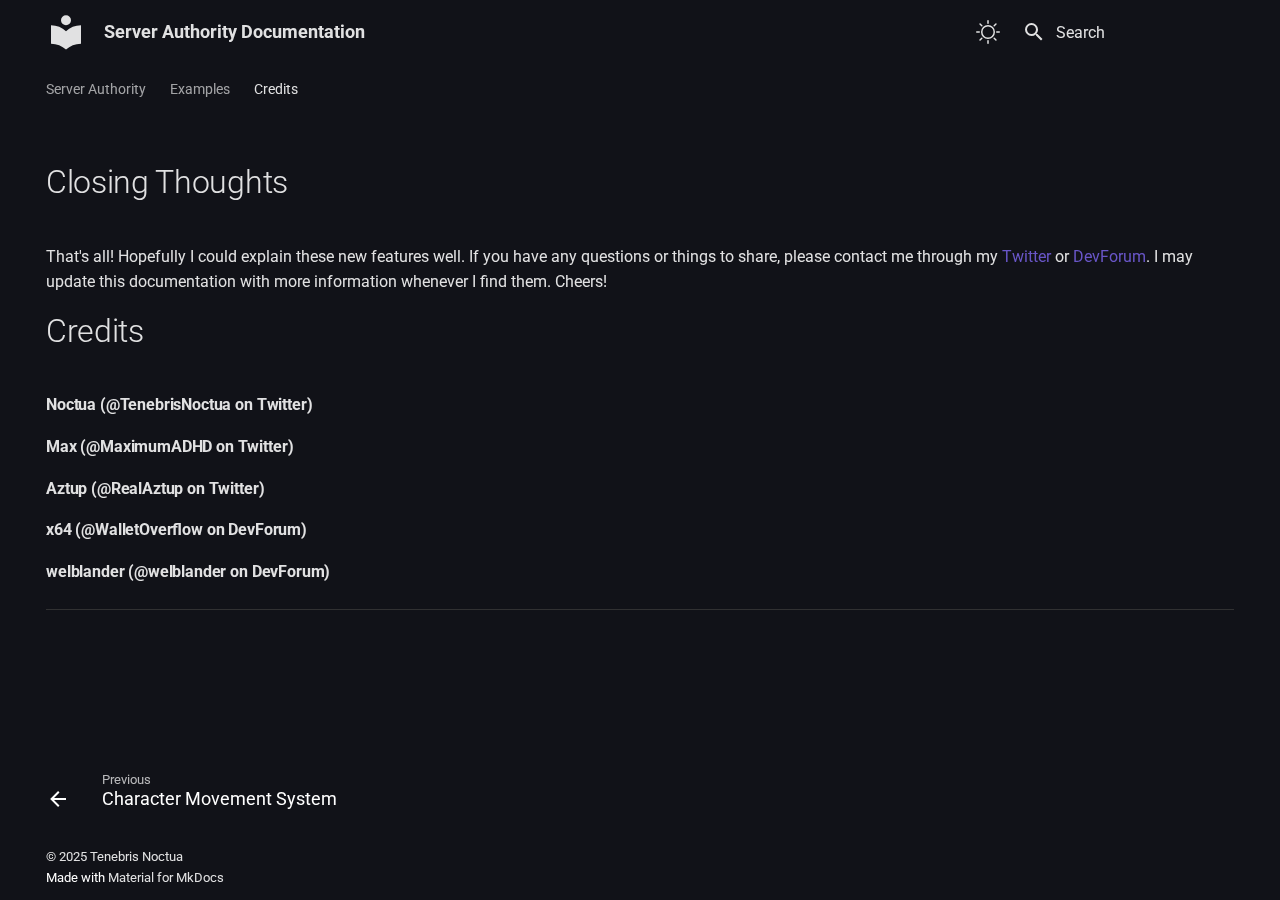
<file: main/credits/index.html>
<!doctype html>
<html lang="en" class="no-js">
  <head>
    
      <meta charset="utf-8">
      <meta name="viewport" content="width=device-width,initial-scale=1">
      
      
      
        <link rel="canonical" href="https://tenebrisnoctua.github.io/ServerAuthority/main/credits/">
      
      
        <link rel="prev" href="../../examples/character/">
      
      
      
        
      
      
      <link rel="icon" href="../../assets/images/favicon.png">
      <meta name="generator" content="mkdocs-1.6.1, mkdocs-material-9.7.0">
    
    
      
        <title>Credits - Server Authority Documentation</title>
      
    
    
      <link rel="stylesheet" href="../../assets/stylesheets/main.618322db.min.css">
      
        
        <link rel="stylesheet" href="../../assets/stylesheets/palette.ab4e12ef.min.css">
      
      


    
    
      
    
    
      
        
        
        <link rel="preconnect" href="https://fonts.gstatic.com" crossorigin>
        <link rel="stylesheet" href="https://fonts.googleapis.com/css?family=Roboto:300,300i,400,400i,700,700i%7CRoboto+Mono:400,400i,700,700i&display=fallback">
        <style>:root{--md-text-font:"Roboto";--md-code-font:"Roboto Mono"}</style>
      
    
    
      <link rel="stylesheet" href="../../css/colors.css">
    
      <link rel="stylesheet" href="../../css/theme.css">
    
      <link rel="stylesheet" href="../../css/code.css">
    
      <link rel="stylesheet" href="../../css/api-reference.css">
    
      <link rel="stylesheet" href="../../css/paragraph.css">
    
      <link rel="stylesheet" href="../../css/home.css">
    
    <script>__md_scope=new URL("../..",location),__md_hash=e=>[...e].reduce(((e,_)=>(e<<5)-e+_.charCodeAt(0)),0),__md_get=(e,_=localStorage,t=__md_scope)=>JSON.parse(_.getItem(t.pathname+"."+e)),__md_set=(e,_,t=localStorage,a=__md_scope)=>{try{t.setItem(a.pathname+"."+e,JSON.stringify(_))}catch(e){}}</script>
    
      

    
    
  </head>
  
  
    
    
      
    
    
    
    
    <body dir="ltr" data-md-color-scheme="pedoc-dark" data-md-color-primary="indigo" data-md-color-accent="indigo">
  
    
    <input class="md-toggle" data-md-toggle="drawer" type="checkbox" id="__drawer" autocomplete="off">
    <input class="md-toggle" data-md-toggle="search" type="checkbox" id="__search" autocomplete="off">
    <label class="md-overlay" for="__drawer"></label>
    <div data-md-component="skip">
      
        
        <a href="#closing-thoughts" class="md-skip">
          Skip to content
        </a>
      
    </div>
    <div data-md-component="announce">
      
    </div>
    
    
      

<header class="md-header" data-md-component="header">
  <nav class="md-header__inner md-grid" aria-label="Header">
    <a href="../.." title="Server Authority Documentation" class="md-header__button md-logo" aria-label="Server Authority Documentation" data-md-component="logo">
      <!-- Logo -->

  
  <svg xmlns="http://www.w3.org/2000/svg" viewBox="0 0 24 24"><path d="M12 8a3 3 0 0 0 3-3 3 3 0 0 0-3-3 3 3 0 0 0-3 3 3 3 0 0 0 3 3m0 3.54C9.64 9.35 6.5 8 3 8v11c3.5 0 6.64 1.35 9 3.54 2.36-2.19 5.5-3.54 9-3.54V8c-3.5 0-6.64 1.35-9 3.54"/></svg>

    </a>
    <label class="md-header__button md-icon" for="__drawer">
      
      <svg xmlns="http://www.w3.org/2000/svg" viewBox="0 0 24 24"><path d="M3 6h18v2H3zm0 5h18v2H3zm0 5h18v2H3z"/></svg>
    </label>
    <div class="md-header__title" data-md-component="header-title">
      <div class="md-header__ellipsis">
        <div class="md-header__topic">
          <span class="md-ellipsis">
            Server Authority Documentation
          </span>
        </div>
        <div class="md-header__topic" data-md-component="header-topic">
          <span class="md-ellipsis">
            
              Credits
            
          </span>
        </div>
      </div>
    </div>
    
      
        <form class="md-header__option" data-md-component="palette">
  
    
    
    
    <input class="md-option" data-md-color-media="" data-md-color-scheme="pedoc-dark" data-md-color-primary="indigo" data-md-color-accent="indigo"  aria-label="Switch to Light Mode"  type="radio" name="__palette" id="__palette_0">
    
      <label class="md-header__button md-icon" title="Switch to Light Mode" for="__palette_1" hidden>
        <svg xmlns="http://www.w3.org/2000/svg" viewBox="0 0 24 24"><path d="M12 19a7 7 0 1 1 0-14 7 7 0 0 1 0 14m0-1.5a5.5 5.5 0 1 0 0-11 5.5 5.5 0 1 0 0 11m-5.657.157a.75.75 0 0 1 0 1.06l-1.768 1.768a.749.749 0 0 1-1.275-.326.75.75 0 0 1 .215-.734l1.767-1.768a.75.75 0 0 1 1.061 0M3.515 3.515a.75.75 0 0 1 1.06 0l1.768 1.768a.749.749 0 0 1-.326 1.275.75.75 0 0 1-.734-.215L3.515 4.575a.75.75 0 0 1 0-1.06M12 0a.75.75 0 0 1 .75.75v2.5a.75.75 0 0 1-1.5 0V.75A.75.75 0 0 1 12 0M4 12a.75.75 0 0 1-.75.75H.75a.75.75 0 0 1 0-1.5h2.5A.75.75 0 0 1 4 12m8 8a.75.75 0 0 1 .75.75v2.5a.75.75 0 0 1-1.5 0v-2.5A.75.75 0 0 1 12 20m12-8a.75.75 0 0 1-.75.75h-2.5a.75.75 0 0 1 0-1.5h2.5A.75.75 0 0 1 24 12m-6.343 5.657a.75.75 0 0 1 1.06 0l1.768 1.768a.75.75 0 0 1-.018 1.042.75.75 0 0 1-1.042.018l-1.768-1.767a.75.75 0 0 1 0-1.061m2.828-14.142a.75.75 0 0 1 0 1.06l-1.768 1.768a.75.75 0 0 1-1.042-.018.75.75 0 0 1-.018-1.042l1.767-1.768a.75.75 0 0 1 1.061 0"/></svg>
      </label>
    
  
    
    
    
    <input class="md-option" data-md-color-media="" data-md-color-scheme="pedoc-light" data-md-color-primary="indigo" data-md-color-accent="indigo"  aria-label="Switch To Dark Mode"  type="radio" name="__palette" id="__palette_1">
    
      <label class="md-header__button md-icon" title="Switch To Dark Mode" for="__palette_0" hidden>
        <svg xmlns="http://www.w3.org/2000/svg" viewBox="0 0 24 24"><path d="M14.768 3.96zl-.002-.005a9 9 0 0 0-.218-.779c-.13-.394.21-.8.602-.67q.435.144.855.328l.01.005A10.002 10.002 0 0 1 12 22a10 10 0 0 1-9.162-5.985l-.004-.01a10 10 0 0 1-.329-.855c-.13-.392.277-.732.67-.602q.386.126.78.218l.004.002A9 9 0 0 0 14.999 6a9 9 0 0 0-.231-2.04M16.5 6c0 5.799-4.701 10.5-10.5 10.5q-.64 0-1.26-.075A8.5 8.5 0 1 0 16.425 4.74q.075.62.075 1.259Z"/></svg>
      </label>
    
  
</form>
      
    
    
      <script>var palette=__md_get("__palette");if(palette&&palette.color){if("(prefers-color-scheme)"===palette.color.media){var media=matchMedia("(prefers-color-scheme: light)"),input=document.querySelector(media.matches?"[data-md-color-media='(prefers-color-scheme: light)']":"[data-md-color-media='(prefers-color-scheme: dark)']");palette.color.media=input.getAttribute("data-md-color-media"),palette.color.scheme=input.getAttribute("data-md-color-scheme"),palette.color.primary=input.getAttribute("data-md-color-primary"),palette.color.accent=input.getAttribute("data-md-color-accent")}for(var[key,value]of Object.entries(palette.color))document.body.setAttribute("data-md-color-"+key,value)}</script>
    
    
    
      
      
        <label class="md-header__button md-icon" for="__search">
          
          <svg xmlns="http://www.w3.org/2000/svg" viewBox="0 0 24 24"><path d="M9.5 3A6.5 6.5 0 0 1 16 9.5c0 1.61-.59 3.09-1.56 4.23l.27.27h.79l5 5-1.5 1.5-5-5v-.79l-.27-.27A6.52 6.52 0 0 1 9.5 16 6.5 6.5 0 0 1 3 9.5 6.5 6.5 0 0 1 9.5 3m0 2C7 5 5 7 5 9.5S7 14 9.5 14 14 12 14 9.5 12 5 9.5 5"/></svg>
        </label>
        <div class="md-search" data-md-component="search" role="dialog">
  <label class="md-search__overlay" for="__search"></label>
  <div class="md-search__inner" role="search">
    <form class="md-search__form" name="search">
      <input type="text" class="md-search__input" name="query" aria-label="Search" placeholder="Search" autocapitalize="off" autocorrect="off" autocomplete="off" spellcheck="false" data-md-component="search-query" required>
      <label class="md-search__icon md-icon" for="__search">
        
        <svg xmlns="http://www.w3.org/2000/svg" viewBox="0 0 24 24"><path d="M9.5 3A6.5 6.5 0 0 1 16 9.5c0 1.61-.59 3.09-1.56 4.23l.27.27h.79l5 5-1.5 1.5-5-5v-.79l-.27-.27A6.52 6.52 0 0 1 9.5 16 6.5 6.5 0 0 1 3 9.5 6.5 6.5 0 0 1 9.5 3m0 2C7 5 5 7 5 9.5S7 14 9.5 14 14 12 14 9.5 12 5 9.5 5"/></svg>
        
        <svg xmlns="http://www.w3.org/2000/svg" viewBox="0 0 24 24"><path d="M20 11v2H8l5.5 5.5-1.42 1.42L4.16 12l7.92-7.92L13.5 5.5 8 11z"/></svg>
      </label>
      <nav class="md-search__options" aria-label="Search">
        
        <button type="reset" class="md-search__icon md-icon" title="Clear" aria-label="Clear" tabindex="-1">
          
          <svg xmlns="http://www.w3.org/2000/svg" viewBox="0 0 24 24"><path d="M19 6.41 17.59 5 12 10.59 6.41 5 5 6.41 10.59 12 5 17.59 6.41 19 12 13.41 17.59 19 19 17.59 13.41 12z"/></svg>
        </button>
      </nav>
      
        <div class="md-search__suggest" data-md-component="search-suggest"></div>
      
    </form>
    <div class="md-search__output">
      <div class="md-search__scrollwrap" tabindex="0" data-md-scrollfix>
        <div class="md-search-result" data-md-component="search-result">
          <div class="md-search-result__meta">
            Initializing search
          </div>
          <ol class="md-search-result__list" role="presentation"></ol>
        </div>
      </div>
    </div>
  </div>
</div>
      
    
    
  </nav>
  
</header>
    
    <div class="md-container" data-md-component="container">
      
      
        
          
            
<nav class="md-tabs" aria-label="Tabs" data-md-component="tabs">
  <div class="md-grid">
    <ul class="md-tabs__list">
      
        
  
  
  
  
    
    
      <li class="md-tabs__item">
        <a href="../.." class="md-tabs__link">
          
  
  
    
  
  Server Authority

        </a>
      </li>
    
  

      
        
  
  
  
  
    
    
      <li class="md-tabs__item">
        <a href="../../examples/" class="md-tabs__link">
          
  
  
    
  
  Examples

        </a>
      </li>
    
  

      
        
  
  
  
    
  
  
    <li class="md-tabs__item md-tabs__item--active">
      <a href="./" class="md-tabs__link">
        
  
  
    
  
  Credits

      </a>
    </li>
  

      
    </ul>
  </div>
</nav>
          
        
      
      <main class="md-main" data-md-component="main">
        <div class="md-main__inner md-grid">
          
            
              
                
              
              <div class="md-sidebar md-sidebar--primary" data-md-component="sidebar" data-md-type="navigation" hidden>
                <div class="md-sidebar__scrollwrap">
                  <div class="md-sidebar__inner">
                    


  


<nav class="md-nav md-nav--primary md-nav--lifted" aria-label="Navigation" data-md-level="0">
  <label class="md-nav__title" for="__drawer">
    <a href="../.." title="Server Authority Documentation" class="md-nav__button md-logo" aria-label="Server Authority Documentation" data-md-component="logo">
      <!-- Logo -->

  
  <svg xmlns="http://www.w3.org/2000/svg" viewBox="0 0 24 24"><path d="M12 8a3 3 0 0 0 3-3 3 3 0 0 0-3-3 3 3 0 0 0-3 3 3 3 0 0 0 3 3m0 3.54C9.64 9.35 6.5 8 3 8v11c3.5 0 6.64 1.35 9 3.54 2.36-2.19 5.5-3.54 9-3.54V8c-3.5 0-6.64 1.35-9 3.54"/></svg>

    </a>
    Server Authority Documentation
  </label>
  
  <ul class="md-nav__list" data-md-scrollfix>
    
      
      
  
  
  
  
    
    
      
        
          
        
      
        
      
        
      
    
    
    
      
      
        
      
    
    
    <li class="md-nav__item md-nav__item--nested">
      
        
        
        <input class="md-nav__toggle md-toggle " type="checkbox" id="__nav_1" >
        
          
          <div class="md-nav__link md-nav__container">
            <a href="../.." class="md-nav__link ">
              
  
  
  <span class="md-ellipsis">
    
  
    Server Authority
  

    
  </span>
  
  

            </a>
            
              
              <label class="md-nav__link " for="__nav_1" id="__nav_1_label" tabindex="0">
                <span class="md-nav__icon md-icon"></span>
              </label>
            
          </div>
        
        <nav class="md-nav" data-md-level="1" aria-labelledby="__nav_1_label" aria-expanded="false">
          <label class="md-nav__title" for="__nav_1">
            <span class="md-nav__icon md-icon"></span>
            
  
    Server Authority
  

          </label>
          <ul class="md-nav__list" data-md-scrollfix>
            
              
            
              
                
  
  
  
  
    <li class="md-nav__item">
      <a href="../howto/" class="md-nav__link">
        
  
  
  <span class="md-ellipsis">
    
  
    Working with Server Authority
  

    
  </span>
  
  

      </a>
    </li>
  

              
            
              
                
  
  
  
  
    <li class="md-nav__item">
      <a href="../aurora/" class="md-nav__link">
        
  
  
  <span class="md-ellipsis">
    
  
    Behaviors
  

    
  </span>
  
  

      </a>
    </li>
  

              
            
          </ul>
        </nav>
      
    </li>
  

    
      
      
  
  
  
  
    
    
      
        
          
        
      
        
      
    
    
    
      
      
        
      
    
    
    <li class="md-nav__item md-nav__item--nested">
      
        
        
        <input class="md-nav__toggle md-toggle " type="checkbox" id="__nav_2" >
        
          
          <div class="md-nav__link md-nav__container">
            <a href="../../examples/" class="md-nav__link ">
              
  
  
  <span class="md-ellipsis">
    
  
    Examples
  

    
  </span>
  
  

            </a>
            
              
              <label class="md-nav__link " for="__nav_2" id="__nav_2_label" tabindex="0">
                <span class="md-nav__icon md-icon"></span>
              </label>
            
          </div>
        
        <nav class="md-nav" data-md-level="1" aria-labelledby="__nav_2_label" aria-expanded="false">
          <label class="md-nav__title" for="__nav_2">
            <span class="md-nav__icon md-icon"></span>
            
  
    Examples
  

          </label>
          <ul class="md-nav__list" data-md-scrollfix>
            
              
            
              
                
  
  
  
  
    <li class="md-nav__item">
      <a href="../../examples/character/" class="md-nav__link">
        
  
  
  <span class="md-ellipsis">
    
  
    Character Movement System
  

    
  </span>
  
  

      </a>
    </li>
  

              
            
          </ul>
        </nav>
      
    </li>
  

    
      
      
  
  
    
  
  
  
    <li class="md-nav__item md-nav__item--active">
      
      <input class="md-nav__toggle md-toggle" type="checkbox" id="__toc">
      
      
        
      
      
      <a href="./" class="md-nav__link md-nav__link--active">
        
  
  
  <span class="md-ellipsis">
    
  
    Credits
  

    
  </span>
  
  

      </a>
      
    </li>
  

    
  </ul>
</nav>
                  </div>
                </div>
              </div>
            
            
              
                
              
              <div class="md-sidebar md-sidebar--secondary" data-md-component="sidebar" data-md-type="toc" hidden>
                <div class="md-sidebar__scrollwrap">
                  <div class="md-sidebar__inner">
                    

<nav class="md-nav md-nav--secondary" aria-label="Table of contents">
  
  
  
    
  
  
</nav>
                  </div>
                </div>
              </div>
            
          
          
            <div class="md-content" data-md-component="content">
              
                

  




              
              <article class="md-content__inner md-typeset">
                
                  
  




<h1 id="closing-thoughts">Closing Thoughts</h1>
<p>That's all! Hopefully I could explain these new features well. If you have any questions or things to share, please contact me through my <a href="https://twitter.com/TenebrisNoctua">Twitter</a> or <a href="https://devforum.roblox.com/u/tenebrisnoctua/">DevForum</a>.
I may update this documentation with more information whenever I find them. Cheers!</p>
<h1 id="credits">Credits</h1>
<h4 id="noctua-tenebrisnoctua-on-twitter">Noctua (@TenebrisNoctua on Twitter)</h4>
<h4 id="max-maximumadhd-on-twitter">Max (@MaximumADHD on Twitter)</h4>
<h4 id="aztup-realaztup-on-twitter">Aztup (@RealAztup on Twitter)</h4>
<h4 id="x64-walletoverflow-on-devforum">x64 (@WalletOverflow on DevForum)</h4>
<h4 id="welblander-welblander-on-devforum">welblander (@welblander on DevForum)</h4>
<hr />







  
  




  



                
              </article>
            </div>
          
          
  <script>var tabs=__md_get("__tabs");if(Array.isArray(tabs))e:for(var set of document.querySelectorAll(".tabbed-set")){var labels=set.querySelector(".tabbed-labels");for(var tab of tabs)for(var label of labels.getElementsByTagName("label"))if(label.innerText.trim()===tab){var input=document.getElementById(label.htmlFor);input.checked=!0;continue e}}</script>

<script>var target=document.getElementById(location.hash.slice(1));target&&target.name&&(target.checked=target.name.startsWith("__tabbed_"))</script>
        </div>
        
          <button type="button" class="md-top md-icon" data-md-component="top" hidden>
  
  <svg xmlns="http://www.w3.org/2000/svg" viewBox="0 0 24 24"><path d="M13 20h-2V8l-5.5 5.5-1.42-1.42L12 4.16l7.92 7.92-1.42 1.42L13 8z"/></svg>
  Back to top
</button>
        
      </main>
      
        <footer class="md-footer">
  
    
      
        
      
      <nav class="md-footer__inner md-grid" aria-label="Footer" >
        
          
          <a href="../../examples/character/" class="md-footer__link md-footer__link--prev" aria-label="Previous: Character Movement System">
            <div class="md-footer__button md-icon">
              
              <svg xmlns="http://www.w3.org/2000/svg" viewBox="0 0 24 24"><path d="M20 11v2H8l5.5 5.5-1.42 1.42L4.16 12l7.92-7.92L13.5 5.5 8 11z"/></svg>
            </div>
            <div class="md-footer__title">
              <span class="md-footer__direction">
                Previous
              </span>
              <div class="md-ellipsis">
                Character Movement System
              </div>
            </div>
          </a>
        
        
      </nav>
    
  
  <div class="md-footer-meta md-typeset">
    <div class="md-footer-meta__inner md-grid">
      <div class="md-copyright">
  
    <div class="md-copyright__highlight">
      &copy; 2025 <a href="https://github.com/TenebrisNoctua"  target="_blank" rel="noopener">Tenebris Noctua</a>
    </div>
  
  
    Made with
    <a href="https://squidfunk.github.io/mkdocs-material/" target="_blank" rel="noopener">
      Material for MkDocs
    </a>
  
</div>
      
    </div>
  </div>
</footer>
      
    </div>
    <div class="md-dialog" data-md-component="dialog">
      <div class="md-dialog__inner md-typeset"></div>
    </div>
    
    
    
      
      
      <script id="__config" type="application/json">{"annotate": null, "base": "../..", "features": ["navigation.tabs", "navigation.sections", "navigation.top", "navigation.footer", "navigation.path", "navigation.indexes", "search.suggest", "search.highlight", "content.tabs.link", "content.code.annotation", "content.code.copy"], "search": "../../assets/javascripts/workers/search.7a47a382.min.js", "tags": null, "translations": {"clipboard.copied": "Copied to clipboard", "clipboard.copy": "Copy to clipboard", "search.result.more.one": "1 more on this page", "search.result.more.other": "# more on this page", "search.result.none": "No matching documents", "search.result.one": "1 matching document", "search.result.other": "# matching documents", "search.result.placeholder": "Type to start searching", "search.result.term.missing": "Missing", "select.version": "Select version"}, "version": null}</script>
    
    
      <script src="../../assets/javascripts/bundle.e71a0d61.min.js"></script>
      
    
  </body>
</html>
</file>
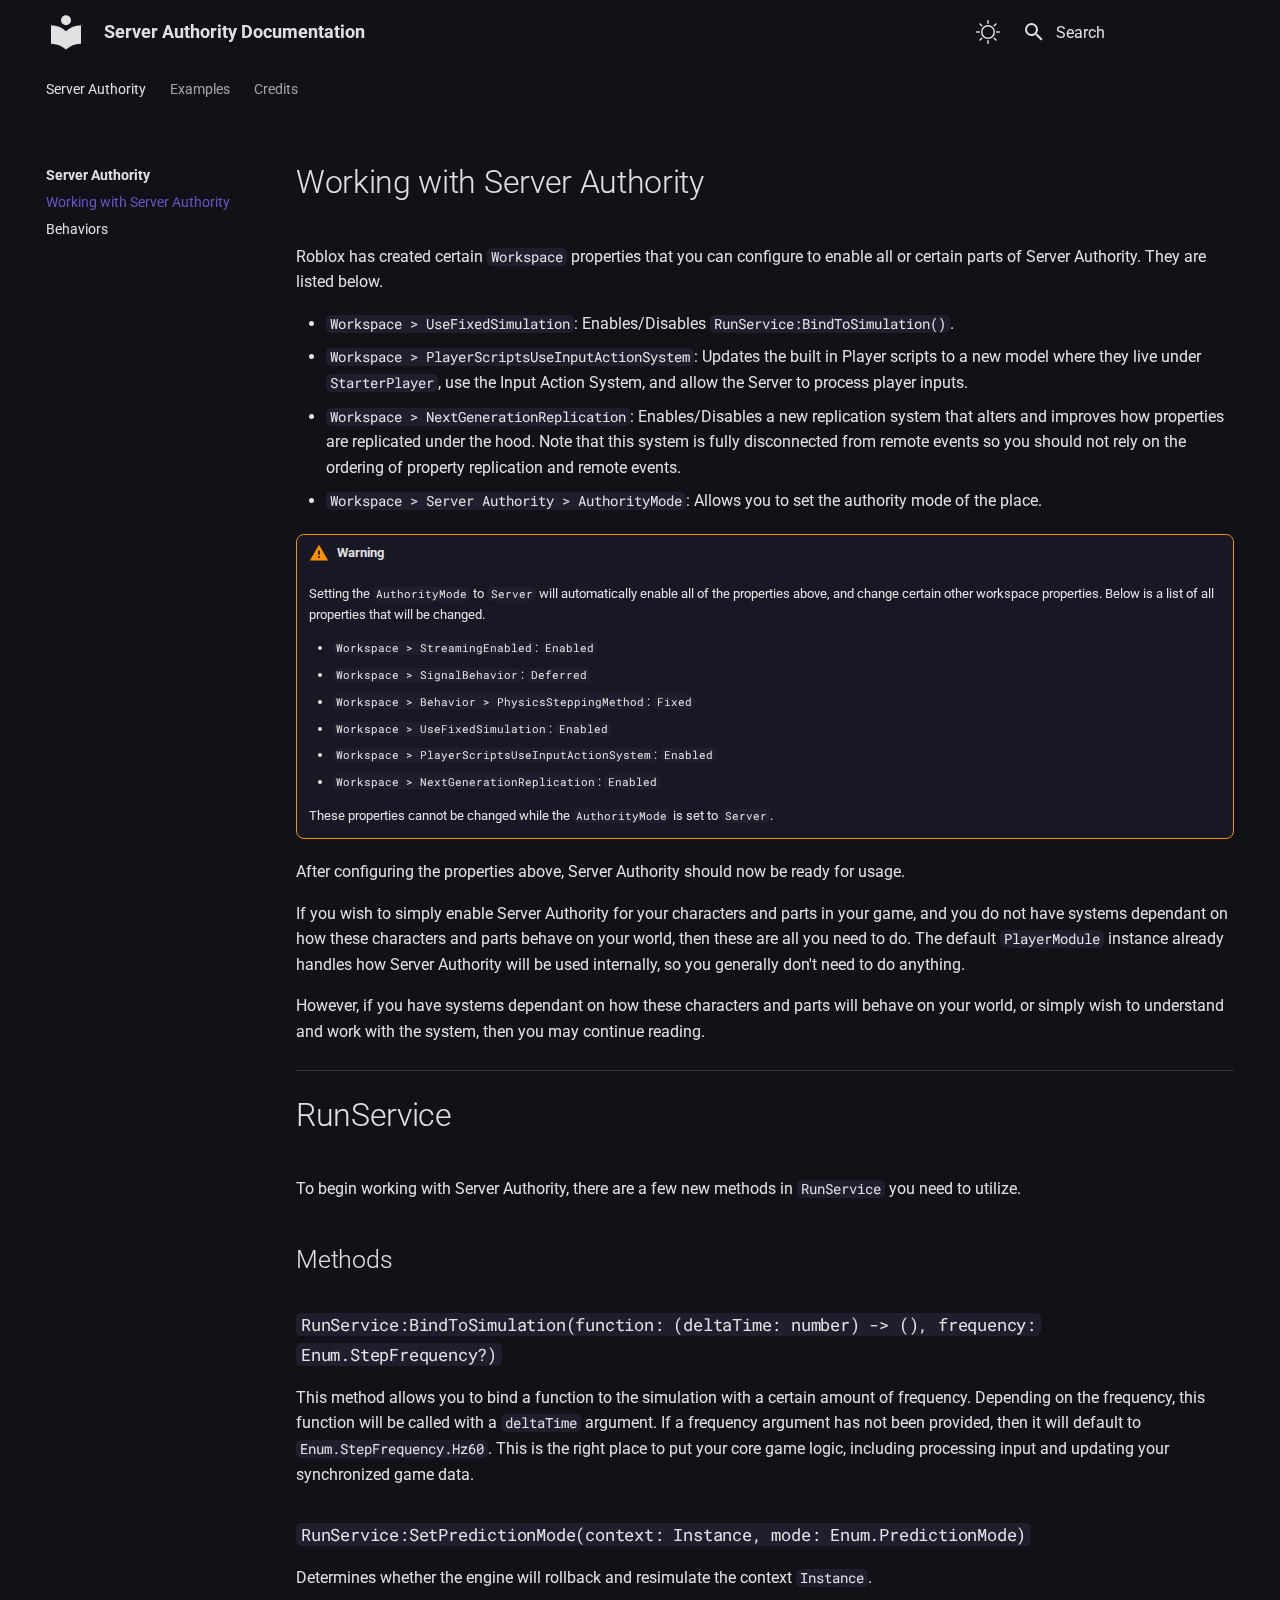
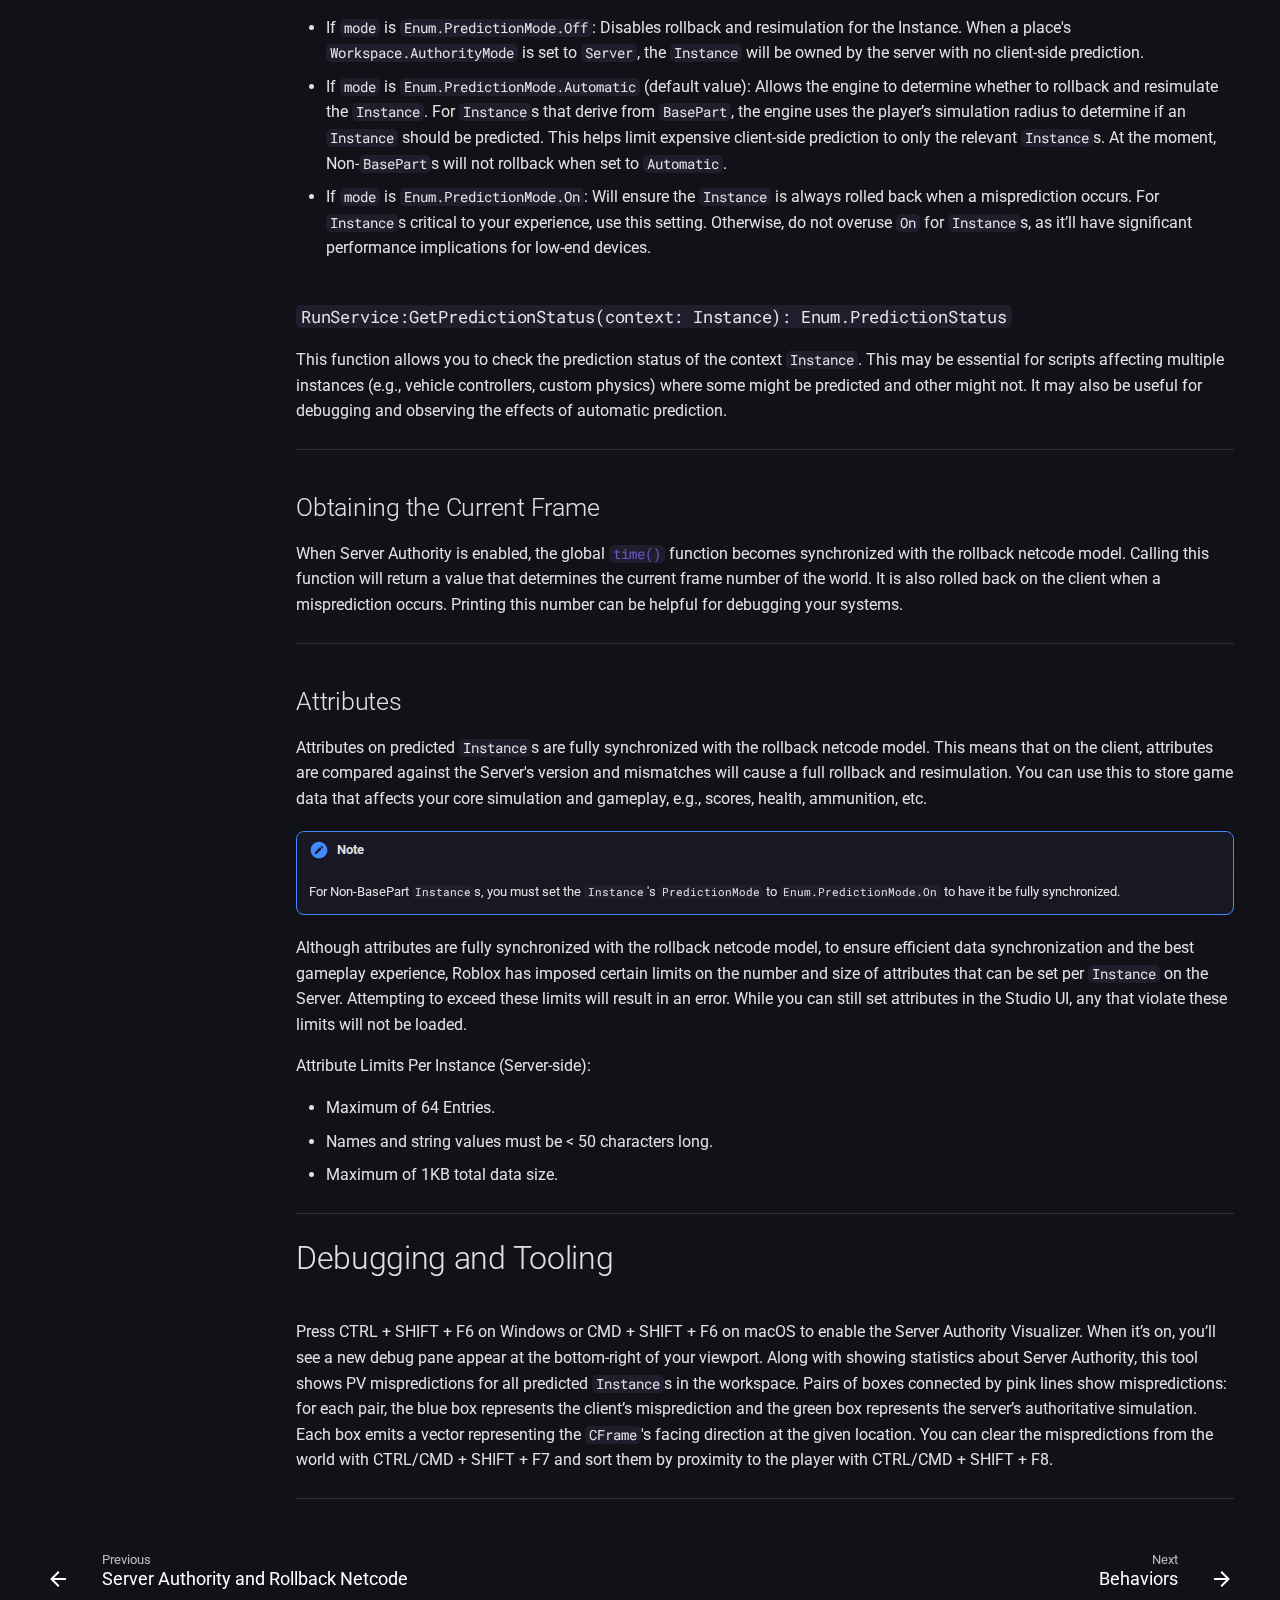
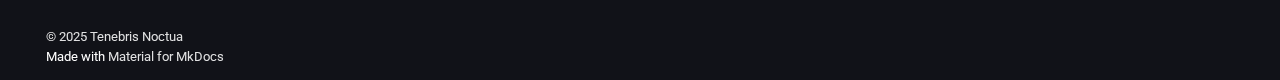
<file: main/howto/index.html>
<!doctype html>
<html lang="en" class="no-js">
  <head>
    
      <meta charset="utf-8">
      <meta name="viewport" content="width=device-width,initial-scale=1">
      
      
      
        <link rel="canonical" href="https://tenebrisnoctua.github.io/ServerAuthority/main/howto/">
      
      
        <link rel="prev" href="../..">
      
      
        <link rel="next" href="../aurora/">
      
      
        
      
      
      <link rel="icon" href="../../assets/images/favicon.png">
      <meta name="generator" content="mkdocs-1.6.1, mkdocs-material-9.7.0">
    
    
      
        <title>Working with Server Authority - Server Authority Documentation</title>
      
    
    
      <link rel="stylesheet" href="../../assets/stylesheets/main.618322db.min.css">
      
        
        <link rel="stylesheet" href="../../assets/stylesheets/palette.ab4e12ef.min.css">
      
      


    
    
      
    
    
      
        
        
        <link rel="preconnect" href="https://fonts.gstatic.com" crossorigin>
        <link rel="stylesheet" href="https://fonts.googleapis.com/css?family=Roboto:300,300i,400,400i,700,700i%7CRoboto+Mono:400,400i,700,700i&display=fallback">
        <style>:root{--md-text-font:"Roboto";--md-code-font:"Roboto Mono"}</style>
      
    
    
      <link rel="stylesheet" href="../../css/colors.css">
    
      <link rel="stylesheet" href="../../css/theme.css">
    
      <link rel="stylesheet" href="../../css/code.css">
    
      <link rel="stylesheet" href="../../css/api-reference.css">
    
      <link rel="stylesheet" href="../../css/paragraph.css">
    
      <link rel="stylesheet" href="../../css/home.css">
    
    <script>__md_scope=new URL("../..",location),__md_hash=e=>[...e].reduce(((e,_)=>(e<<5)-e+_.charCodeAt(0)),0),__md_get=(e,_=localStorage,t=__md_scope)=>JSON.parse(_.getItem(t.pathname+"."+e)),__md_set=(e,_,t=localStorage,a=__md_scope)=>{try{t.setItem(a.pathname+"."+e,JSON.stringify(_))}catch(e){}}</script>
    
      

    
    
  </head>
  
  
    
    
      
    
    
    
    
    <body dir="ltr" data-md-color-scheme="pedoc-dark" data-md-color-primary="indigo" data-md-color-accent="indigo">
  
    
    <input class="md-toggle" data-md-toggle="drawer" type="checkbox" id="__drawer" autocomplete="off">
    <input class="md-toggle" data-md-toggle="search" type="checkbox" id="__search" autocomplete="off">
    <label class="md-overlay" for="__drawer"></label>
    <div data-md-component="skip">
      
        
        <a href="#working-with-server-authority" class="md-skip">
          Skip to content
        </a>
      
    </div>
    <div data-md-component="announce">
      
    </div>
    
    
      

<header class="md-header" data-md-component="header">
  <nav class="md-header__inner md-grid" aria-label="Header">
    <a href="../.." title="Server Authority Documentation" class="md-header__button md-logo" aria-label="Server Authority Documentation" data-md-component="logo">
      <!-- Logo -->

  
  <svg xmlns="http://www.w3.org/2000/svg" viewBox="0 0 24 24"><path d="M12 8a3 3 0 0 0 3-3 3 3 0 0 0-3-3 3 3 0 0 0-3 3 3 3 0 0 0 3 3m0 3.54C9.64 9.35 6.5 8 3 8v11c3.5 0 6.64 1.35 9 3.54 2.36-2.19 5.5-3.54 9-3.54V8c-3.5 0-6.64 1.35-9 3.54"/></svg>

    </a>
    <label class="md-header__button md-icon" for="__drawer">
      
      <svg xmlns="http://www.w3.org/2000/svg" viewBox="0 0 24 24"><path d="M3 6h18v2H3zm0 5h18v2H3zm0 5h18v2H3z"/></svg>
    </label>
    <div class="md-header__title" data-md-component="header-title">
      <div class="md-header__ellipsis">
        <div class="md-header__topic">
          <span class="md-ellipsis">
            Server Authority Documentation
          </span>
        </div>
        <div class="md-header__topic" data-md-component="header-topic">
          <span class="md-ellipsis">
            
              Working with Server Authority
            
          </span>
        </div>
      </div>
    </div>
    
      
        <form class="md-header__option" data-md-component="palette">
  
    
    
    
    <input class="md-option" data-md-color-media="" data-md-color-scheme="pedoc-dark" data-md-color-primary="indigo" data-md-color-accent="indigo"  aria-label="Switch to Light Mode"  type="radio" name="__palette" id="__palette_0">
    
      <label class="md-header__button md-icon" title="Switch to Light Mode" for="__palette_1" hidden>
        <svg xmlns="http://www.w3.org/2000/svg" viewBox="0 0 24 24"><path d="M12 19a7 7 0 1 1 0-14 7 7 0 0 1 0 14m0-1.5a5.5 5.5 0 1 0 0-11 5.5 5.5 0 1 0 0 11m-5.657.157a.75.75 0 0 1 0 1.06l-1.768 1.768a.749.749 0 0 1-1.275-.326.75.75 0 0 1 .215-.734l1.767-1.768a.75.75 0 0 1 1.061 0M3.515 3.515a.75.75 0 0 1 1.06 0l1.768 1.768a.749.749 0 0 1-.326 1.275.75.75 0 0 1-.734-.215L3.515 4.575a.75.75 0 0 1 0-1.06M12 0a.75.75 0 0 1 .75.75v2.5a.75.75 0 0 1-1.5 0V.75A.75.75 0 0 1 12 0M4 12a.75.75 0 0 1-.75.75H.75a.75.75 0 0 1 0-1.5h2.5A.75.75 0 0 1 4 12m8 8a.75.75 0 0 1 .75.75v2.5a.75.75 0 0 1-1.5 0v-2.5A.75.75 0 0 1 12 20m12-8a.75.75 0 0 1-.75.75h-2.5a.75.75 0 0 1 0-1.5h2.5A.75.75 0 0 1 24 12m-6.343 5.657a.75.75 0 0 1 1.06 0l1.768 1.768a.75.75 0 0 1-.018 1.042.75.75 0 0 1-1.042.018l-1.768-1.767a.75.75 0 0 1 0-1.061m2.828-14.142a.75.75 0 0 1 0 1.06l-1.768 1.768a.75.75 0 0 1-1.042-.018.75.75 0 0 1-.018-1.042l1.767-1.768a.75.75 0 0 1 1.061 0"/></svg>
      </label>
    
  
    
    
    
    <input class="md-option" data-md-color-media="" data-md-color-scheme="pedoc-light" data-md-color-primary="indigo" data-md-color-accent="indigo"  aria-label="Switch To Dark Mode"  type="radio" name="__palette" id="__palette_1">
    
      <label class="md-header__button md-icon" title="Switch To Dark Mode" for="__palette_0" hidden>
        <svg xmlns="http://www.w3.org/2000/svg" viewBox="0 0 24 24"><path d="M14.768 3.96zl-.002-.005a9 9 0 0 0-.218-.779c-.13-.394.21-.8.602-.67q.435.144.855.328l.01.005A10.002 10.002 0 0 1 12 22a10 10 0 0 1-9.162-5.985l-.004-.01a10 10 0 0 1-.329-.855c-.13-.392.277-.732.67-.602q.386.126.78.218l.004.002A9 9 0 0 0 14.999 6a9 9 0 0 0-.231-2.04M16.5 6c0 5.799-4.701 10.5-10.5 10.5q-.64 0-1.26-.075A8.5 8.5 0 1 0 16.425 4.74q.075.62.075 1.259Z"/></svg>
      </label>
    
  
</form>
      
    
    
      <script>var palette=__md_get("__palette");if(palette&&palette.color){if("(prefers-color-scheme)"===palette.color.media){var media=matchMedia("(prefers-color-scheme: light)"),input=document.querySelector(media.matches?"[data-md-color-media='(prefers-color-scheme: light)']":"[data-md-color-media='(prefers-color-scheme: dark)']");palette.color.media=input.getAttribute("data-md-color-media"),palette.color.scheme=input.getAttribute("data-md-color-scheme"),palette.color.primary=input.getAttribute("data-md-color-primary"),palette.color.accent=input.getAttribute("data-md-color-accent")}for(var[key,value]of Object.entries(palette.color))document.body.setAttribute("data-md-color-"+key,value)}</script>
    
    
    
      
      
        <label class="md-header__button md-icon" for="__search">
          
          <svg xmlns="http://www.w3.org/2000/svg" viewBox="0 0 24 24"><path d="M9.5 3A6.5 6.5 0 0 1 16 9.5c0 1.61-.59 3.09-1.56 4.23l.27.27h.79l5 5-1.5 1.5-5-5v-.79l-.27-.27A6.52 6.52 0 0 1 9.5 16 6.5 6.5 0 0 1 3 9.5 6.5 6.5 0 0 1 9.5 3m0 2C7 5 5 7 5 9.5S7 14 9.5 14 14 12 14 9.5 12 5 9.5 5"/></svg>
        </label>
        <div class="md-search" data-md-component="search" role="dialog">
  <label class="md-search__overlay" for="__search"></label>
  <div class="md-search__inner" role="search">
    <form class="md-search__form" name="search">
      <input type="text" class="md-search__input" name="query" aria-label="Search" placeholder="Search" autocapitalize="off" autocorrect="off" autocomplete="off" spellcheck="false" data-md-component="search-query" required>
      <label class="md-search__icon md-icon" for="__search">
        
        <svg xmlns="http://www.w3.org/2000/svg" viewBox="0 0 24 24"><path d="M9.5 3A6.5 6.5 0 0 1 16 9.5c0 1.61-.59 3.09-1.56 4.23l.27.27h.79l5 5-1.5 1.5-5-5v-.79l-.27-.27A6.52 6.52 0 0 1 9.5 16 6.5 6.5 0 0 1 3 9.5 6.5 6.5 0 0 1 9.5 3m0 2C7 5 5 7 5 9.5S7 14 9.5 14 14 12 14 9.5 12 5 9.5 5"/></svg>
        
        <svg xmlns="http://www.w3.org/2000/svg" viewBox="0 0 24 24"><path d="M20 11v2H8l5.5 5.5-1.42 1.42L4.16 12l7.92-7.92L13.5 5.5 8 11z"/></svg>
      </label>
      <nav class="md-search__options" aria-label="Search">
        
        <button type="reset" class="md-search__icon md-icon" title="Clear" aria-label="Clear" tabindex="-1">
          
          <svg xmlns="http://www.w3.org/2000/svg" viewBox="0 0 24 24"><path d="M19 6.41 17.59 5 12 10.59 6.41 5 5 6.41 10.59 12 5 17.59 6.41 19 12 13.41 17.59 19 19 17.59 13.41 12z"/></svg>
        </button>
      </nav>
      
        <div class="md-search__suggest" data-md-component="search-suggest"></div>
      
    </form>
    <div class="md-search__output">
      <div class="md-search__scrollwrap" tabindex="0" data-md-scrollfix>
        <div class="md-search-result" data-md-component="search-result">
          <div class="md-search-result__meta">
            Initializing search
          </div>
          <ol class="md-search-result__list" role="presentation"></ol>
        </div>
      </div>
    </div>
  </div>
</div>
      
    
    
  </nav>
  
</header>
    
    <div class="md-container" data-md-component="container">
      
      
        
          
            
<nav class="md-tabs" aria-label="Tabs" data-md-component="tabs">
  <div class="md-grid">
    <ul class="md-tabs__list">
      
        
  
  
  
    
  
  
    
    
      <li class="md-tabs__item md-tabs__item--active">
        <a href="../.." class="md-tabs__link">
          
  
  
    
  
  Server Authority

        </a>
      </li>
    
  

      
        
  
  
  
  
    
    
      <li class="md-tabs__item">
        <a href="../../examples/" class="md-tabs__link">
          
  
  
    
  
  Examples

        </a>
      </li>
    
  

      
        
  
  
  
  
    <li class="md-tabs__item">
      <a href="../credits/" class="md-tabs__link">
        
  
  
    
  
  Credits

      </a>
    </li>
  

      
    </ul>
  </div>
</nav>
          
        
      
      <main class="md-main" data-md-component="main">
        <div class="md-main__inner md-grid">
          
            
              
                
              
              <div class="md-sidebar md-sidebar--primary" data-md-component="sidebar" data-md-type="navigation" >
                <div class="md-sidebar__scrollwrap">
                  <div class="md-sidebar__inner">
                    


  


<nav class="md-nav md-nav--primary md-nav--lifted" aria-label="Navigation" data-md-level="0">
  <label class="md-nav__title" for="__drawer">
    <a href="../.." title="Server Authority Documentation" class="md-nav__button md-logo" aria-label="Server Authority Documentation" data-md-component="logo">
      <!-- Logo -->

  
  <svg xmlns="http://www.w3.org/2000/svg" viewBox="0 0 24 24"><path d="M12 8a3 3 0 0 0 3-3 3 3 0 0 0-3-3 3 3 0 0 0-3 3 3 3 0 0 0 3 3m0 3.54C9.64 9.35 6.5 8 3 8v11c3.5 0 6.64 1.35 9 3.54 2.36-2.19 5.5-3.54 9-3.54V8c-3.5 0-6.64 1.35-9 3.54"/></svg>

    </a>
    Server Authority Documentation
  </label>
  
  <ul class="md-nav__list" data-md-scrollfix>
    
      
      
  
  
    
  
  
  
    
    
      
        
          
        
      
        
      
        
      
    
    
    
      
        
        
      
      
        
      
    
    
    <li class="md-nav__item md-nav__item--active md-nav__item--section md-nav__item--nested">
      
        
        
        <input class="md-nav__toggle md-toggle " type="checkbox" id="__nav_1" checked>
        
          
          <div class="md-nav__link md-nav__container">
            <a href="../.." class="md-nav__link ">
              
  
  
  <span class="md-ellipsis">
    
  
    Server Authority
  

    
  </span>
  
  

            </a>
            
              
              <label class="md-nav__link " for="__nav_1" id="__nav_1_label" tabindex="">
                <span class="md-nav__icon md-icon"></span>
              </label>
            
          </div>
        
        <nav class="md-nav" data-md-level="1" aria-labelledby="__nav_1_label" aria-expanded="true">
          <label class="md-nav__title" for="__nav_1">
            <span class="md-nav__icon md-icon"></span>
            
  
    Server Authority
  

          </label>
          <ul class="md-nav__list" data-md-scrollfix>
            
              
            
              
                
  
  
    
  
  
  
    <li class="md-nav__item md-nav__item--active">
      
      <input class="md-nav__toggle md-toggle" type="checkbox" id="__toc">
      
      
        
      
      
      <a href="./" class="md-nav__link md-nav__link--active">
        
  
  
  <span class="md-ellipsis">
    
  
    Working with Server Authority
  

    
  </span>
  
  

      </a>
      
    </li>
  

              
            
              
                
  
  
  
  
    <li class="md-nav__item">
      <a href="../aurora/" class="md-nav__link">
        
  
  
  <span class="md-ellipsis">
    
  
    Behaviors
  

    
  </span>
  
  

      </a>
    </li>
  

              
            
          </ul>
        </nav>
      
    </li>
  

    
      
      
  
  
  
  
    
    
      
        
          
        
      
        
      
    
    
    
      
      
        
      
    
    
    <li class="md-nav__item md-nav__item--nested">
      
        
        
        <input class="md-nav__toggle md-toggle " type="checkbox" id="__nav_2" >
        
          
          <div class="md-nav__link md-nav__container">
            <a href="../../examples/" class="md-nav__link ">
              
  
  
  <span class="md-ellipsis">
    
  
    Examples
  

    
  </span>
  
  

            </a>
            
              
              <label class="md-nav__link " for="__nav_2" id="__nav_2_label" tabindex="0">
                <span class="md-nav__icon md-icon"></span>
              </label>
            
          </div>
        
        <nav class="md-nav" data-md-level="1" aria-labelledby="__nav_2_label" aria-expanded="false">
          <label class="md-nav__title" for="__nav_2">
            <span class="md-nav__icon md-icon"></span>
            
  
    Examples
  

          </label>
          <ul class="md-nav__list" data-md-scrollfix>
            
              
            
              
                
  
  
  
  
    <li class="md-nav__item">
      <a href="../../examples/character/" class="md-nav__link">
        
  
  
  <span class="md-ellipsis">
    
  
    Character Movement System
  

    
  </span>
  
  

      </a>
    </li>
  

              
            
          </ul>
        </nav>
      
    </li>
  

    
      
      
  
  
  
  
    <li class="md-nav__item">
      <a href="../credits/" class="md-nav__link">
        
  
  
  <span class="md-ellipsis">
    
  
    Credits
  

    
  </span>
  
  

      </a>
    </li>
  

    
  </ul>
</nav>
                  </div>
                </div>
              </div>
            
            
              
                
              
              <div class="md-sidebar md-sidebar--secondary" data-md-component="sidebar" data-md-type="toc" hidden>
                <div class="md-sidebar__scrollwrap">
                  <div class="md-sidebar__inner">
                    

<nav class="md-nav md-nav--secondary" aria-label="Table of contents">
  
  
  
    
  
  
</nav>
                  </div>
                </div>
              </div>
            
          
          
            <div class="md-content" data-md-component="content">
              
                

  




              
              <article class="md-content__inner md-typeset">
                
                  
  




<h1 id="working-with-server-authority">Working with Server Authority</h1>
<p>Roblox has created certain <code>Workspace</code> properties that you can configure to enable all or certain parts of Server Authority. They are listed below.</p>
<ul>
<li><code>Workspace &gt; UseFixedSimulation</code>: Enables/Disables <code>RunService:BindToSimulation()</code>.</li>
<li><code>Workspace &gt; PlayerScriptsUseInputActionSystem</code>: Updates the built in Player scripts to a new model where they live under <code>StarterPlayer</code>, use the Input Action System, and allow the Server to process player inputs.</li>
<li><code>Workspace &gt; NextGenerationReplication</code>: Enables/Disables a new replication system that alters and improves how properties are replicated under the hood. Note that this system is fully disconnected from remote events so you should not rely on the ordering of property replication and remote events.</li>
<li><code>Workspace &gt; Server Authority &gt; AuthorityMode</code>: Allows you to set the authority mode of the place. </li>
</ul>
<div class="admonition warning">
<p class="admonition-title">Warning</p>
<p>Setting the <code>AuthorityMode</code> to <code>Server</code> will automatically enable all of the properties above, and change certain other workspace properties. Below is a list of all properties that will be changed.</p>
<ul>
<li><code>Workspace &gt; StreamingEnabled</code>: <code>Enabled</code></li>
<li><code>Workspace &gt; SignalBehavior</code>: <code>Deferred</code></li>
<li><code>Workspace &gt; Behavior &gt; PhysicsSteppingMethod</code>: <code>Fixed</code></li>
<li><code>Workspace &gt; UseFixedSimulation</code>: <code>Enabled</code></li>
<li><code>Workspace &gt; PlayerScriptsUseInputActionSystem</code>: <code>Enabled</code></li>
<li><code>Workspace &gt; NextGenerationReplication</code>: <code>Enabled</code></li>
</ul>
<p>These properties cannot be changed while the <code>AuthorityMode</code> is set to <code>Server</code>.</p>
</div>
<p>After configuring the properties above, Server Authority should now be ready for usage.</p>
<p>If you wish to simply enable Server Authority for your characters and parts in your game, and you do not have systems dependant on how these characters and parts behave on your world, then these are all you need to do. The default <code>PlayerModule</code> instance already handles how Server Authority will be used internally, so you generally don't need to do anything.</p>
<p>However, if you have systems dependant on how these characters and parts will behave on your world, or simply wish to understand and work with the system, then you may continue reading.</p>
<hr />
<h1 id="runservice">RunService</h1>
<p>To begin working with Server Authority, there are a few new methods in <code>RunService</code> you need to utilize.</p>
<h2 id="methods">Methods</h2>
<h3 id="runservicebindtosimulationfunction-deltatime-number-frequency-enumstepfrequency"><code>RunService:BindToSimulation(function: (deltaTime: number) -&gt; (), frequency: Enum.StepFrequency?)</code></h3>
<p>This method allows you to bind a function to the simulation with a certain amount of frequency. Depending on the frequency, this function will be called with a <code>deltaTime</code> argument. If a frequency argument has not been provided, then it will default to <code>Enum.StepFrequency.Hz60</code>. This is the right place to put your core game logic, including processing input and updating your synchronized game data.</p>
<h3 id="runservicesetpredictionmodecontext-instance-mode-enumpredictionmode"><code>RunService:SetPredictionMode(context: Instance, mode: Enum.PredictionMode)</code></h3>
<p>Determines whether the engine will rollback and resimulate the context <code>Instance</code>.</p>
<ul>
<li>
<p>If <code>mode</code> is <code>Enum.PredictionMode.Off</code>: Disables rollback and resimulation for the Instance. When a place's <code>Workspace.AuthorityMode</code> is set to <code>Server</code>, the <code>Instance</code> will be owned by the server with no client-side prediction.</p>
</li>
<li>
<p>If <code>mode</code> is <code>Enum.PredictionMode.Automatic</code> (default value): Allows the engine to determine whether to rollback and resimulate the <code>Instance</code>. For <code>Instance</code>s that derive from <code>BasePart</code>, the engine uses the player’s simulation radius to determine if an <code>Instance</code> should be predicted. This helps limit expensive client-side prediction to only the relevant <code>Instance</code>s. At the moment, Non-<code>BasePart</code>s will not rollback when set to <code>Automatic</code>.</p>
</li>
<li>
<p>If <code>mode</code> is <code>Enum.PredictionMode.On</code>: Will ensure the <code>Instance</code> is always rolled back when a misprediction occurs. For <code>Instance</code>s critical to your experience, use this setting. Otherwise, do not overuse <code>On</code> for <code>Instance</code>s, as it’ll have significant performance implications for low-end devices.</p>
</li>
</ul>
<h3 id="runservicegetpredictionstatuscontext-instance-enumpredictionstatus"><code>RunService:GetPredictionStatus(context: Instance): Enum.PredictionStatus</code></h3>
<p>This function allows you to check the prediction status of the context <code>Instance</code>. This may be essential for scripts affecting multiple instances (e.g., vehicle controllers, custom physics) where some might be predicted and other might not. It may also be useful for debugging and observing the effects of automatic prediction.</p>
<hr />
<h2 id="obtaining-the-current-frame">Obtaining the Current Frame</h2>
<p>When Server Authority is enabled, the global <a href="https://create.roblox.com/docs/reference/engine/globals/RobloxGlobals#time"><code>time()</code></a> function becomes synchronized with the rollback netcode model. Calling this function will return a value that determines the current frame number of the world. It is also rolled back on the client when a misprediction occurs. Printing this number can be helpful for debugging your systems.</p>
<hr />
<h2 id="attributes">Attributes</h2>
<p>Attributes on predicted <code>Instance</code>s are fully synchronized with the rollback netcode model. This means that on the client, attributes are compared against the Server's version and mismatches will cause a full rollback and resimulation. You can use this to store game data that affects your core simulation and gameplay, e.g., scores, health, ammunition, etc.</p>
<div class="admonition note">
<p class="admonition-title">Note</p>
<p>For Non-BasePart <code>Instance</code>s, you must set the <code>Instance</code>'s <code>PredictionMode</code> to <code>Enum.PredictionMode.On</code> to have it be fully synchronized. </p>
</div>
<p>Although attributes are fully synchronized with the rollback netcode model, to ensure efficient data synchronization and the best gameplay experience, Roblox has imposed certain limits on the number and size of attributes that can be set per <code>Instance</code> on the Server. Attempting to exceed these limits will result in an error. While you can still set attributes in the Studio UI, any that violate these limits will not be loaded.</p>
<p>Attribute Limits Per Instance (Server-side):</p>
<ul>
<li>Maximum of 64 Entries.</li>
<li>Names and string values must be &lt; 50 characters long.</li>
<li>Maximum of 1KB total data size.</li>
</ul>
<hr />
<h1 id="debugging-and-tooling">Debugging and Tooling</h1>
<p>Press CTRL + SHIFT + F6 on Windows or CMD + SHIFT + F6 on macOS to enable the Server Authority Visualizer. When it’s on, you’ll see a new debug pane appear at the bottom-right of your viewport. Along with showing statistics about Server Authority, this tool shows PV mispredictions for all predicted <code>Instance</code>s in the workspace. Pairs of boxes connected by pink lines show mispredictions: for each pair, the blue box represents the client’s misprediction and the green box represents the server’s authoritative simulation. Each box emits a vector representing the <code>CFrame</code>'s facing direction at the given location. You can clear the mispredictions from the world with CTRL/CMD + SHIFT + F7 and sort them by proximity to the player with CTRL/CMD + SHIFT + F8.</p>
<hr />







  
  




  



                
              </article>
            </div>
          
          
  <script>var tabs=__md_get("__tabs");if(Array.isArray(tabs))e:for(var set of document.querySelectorAll(".tabbed-set")){var labels=set.querySelector(".tabbed-labels");for(var tab of tabs)for(var label of labels.getElementsByTagName("label"))if(label.innerText.trim()===tab){var input=document.getElementById(label.htmlFor);input.checked=!0;continue e}}</script>

<script>var target=document.getElementById(location.hash.slice(1));target&&target.name&&(target.checked=target.name.startsWith("__tabbed_"))</script>
        </div>
        
          <button type="button" class="md-top md-icon" data-md-component="top" hidden>
  
  <svg xmlns="http://www.w3.org/2000/svg" viewBox="0 0 24 24"><path d="M13 20h-2V8l-5.5 5.5-1.42-1.42L12 4.16l7.92 7.92-1.42 1.42L13 8z"/></svg>
  Back to top
</button>
        
      </main>
      
        <footer class="md-footer">
  
    
      
        
      
      <nav class="md-footer__inner md-grid" aria-label="Footer" >
        
          
          <a href="../.." class="md-footer__link md-footer__link--prev" aria-label="Previous: Server Authority and Rollback Netcode">
            <div class="md-footer__button md-icon">
              
              <svg xmlns="http://www.w3.org/2000/svg" viewBox="0 0 24 24"><path d="M20 11v2H8l5.5 5.5-1.42 1.42L4.16 12l7.92-7.92L13.5 5.5 8 11z"/></svg>
            </div>
            <div class="md-footer__title">
              <span class="md-footer__direction">
                Previous
              </span>
              <div class="md-ellipsis">
                Server Authority and Rollback Netcode
              </div>
            </div>
          </a>
        
        
          
          <a href="../aurora/" class="md-footer__link md-footer__link--next" aria-label="Next: Behaviors">
            <div class="md-footer__title">
              <span class="md-footer__direction">
                Next
              </span>
              <div class="md-ellipsis">
                Behaviors
              </div>
            </div>
            <div class="md-footer__button md-icon">
              
              <svg xmlns="http://www.w3.org/2000/svg" viewBox="0 0 24 24"><path d="M4 11v2h12l-5.5 5.5 1.42 1.42L19.84 12l-7.92-7.92L10.5 5.5 16 11z"/></svg>
            </div>
          </a>
        
      </nav>
    
  
  <div class="md-footer-meta md-typeset">
    <div class="md-footer-meta__inner md-grid">
      <div class="md-copyright">
  
    <div class="md-copyright__highlight">
      &copy; 2025 <a href="https://github.com/TenebrisNoctua"  target="_blank" rel="noopener">Tenebris Noctua</a>
    </div>
  
  
    Made with
    <a href="https://squidfunk.github.io/mkdocs-material/" target="_blank" rel="noopener">
      Material for MkDocs
    </a>
  
</div>
      
    </div>
  </div>
</footer>
      
    </div>
    <div class="md-dialog" data-md-component="dialog">
      <div class="md-dialog__inner md-typeset"></div>
    </div>
    
    
    
      
      
      <script id="__config" type="application/json">{"annotate": null, "base": "../..", "features": ["navigation.tabs", "navigation.sections", "navigation.top", "navigation.footer", "navigation.path", "navigation.indexes", "search.suggest", "search.highlight", "content.tabs.link", "content.code.annotation", "content.code.copy"], "search": "../../assets/javascripts/workers/search.7a47a382.min.js", "tags": null, "translations": {"clipboard.copied": "Copied to clipboard", "clipboard.copy": "Copy to clipboard", "search.result.more.one": "1 more on this page", "search.result.more.other": "# more on this page", "search.result.none": "No matching documents", "search.result.one": "1 matching document", "search.result.other": "# matching documents", "search.result.placeholder": "Type to start searching", "search.result.term.missing": "Missing", "select.version": "Select version"}, "version": null}</script>
    
    
      <script src="../../assets/javascripts/bundle.e71a0d61.min.js"></script>
      
    
  </body>
</html>
</file>
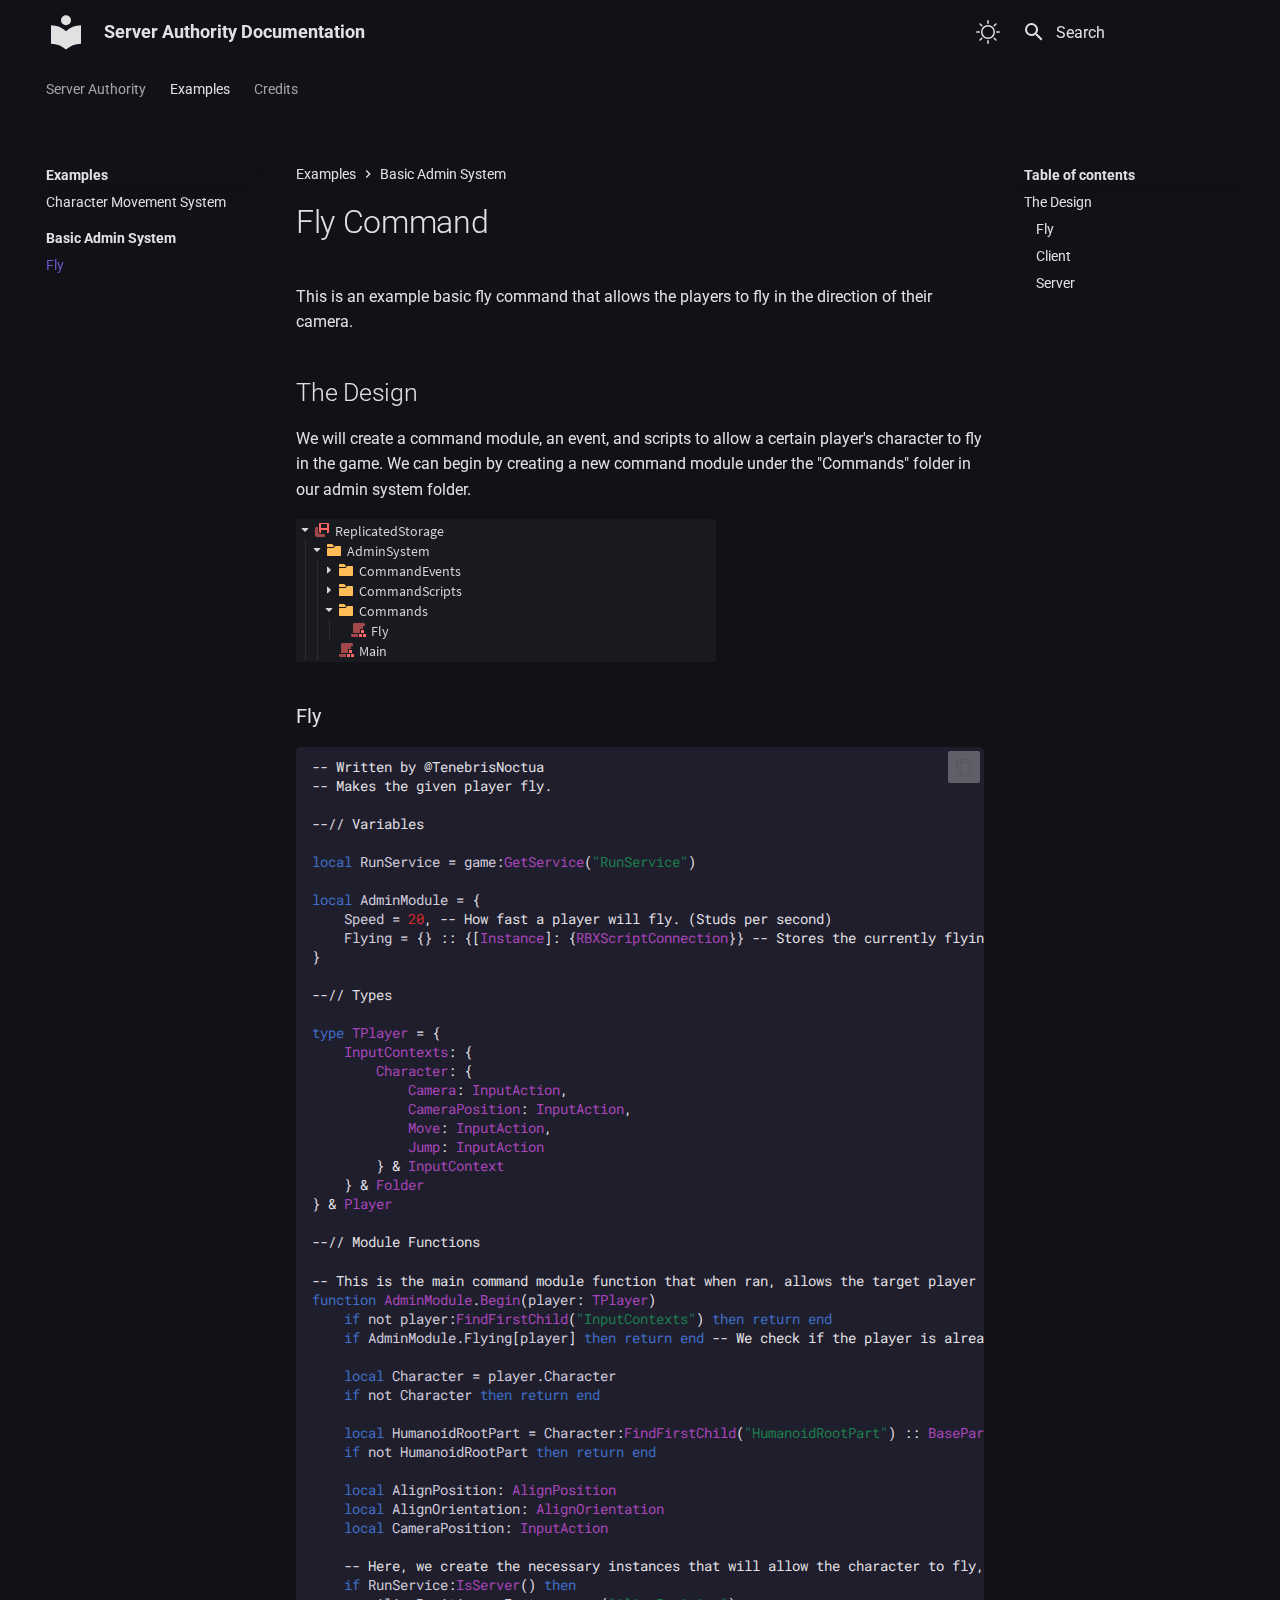
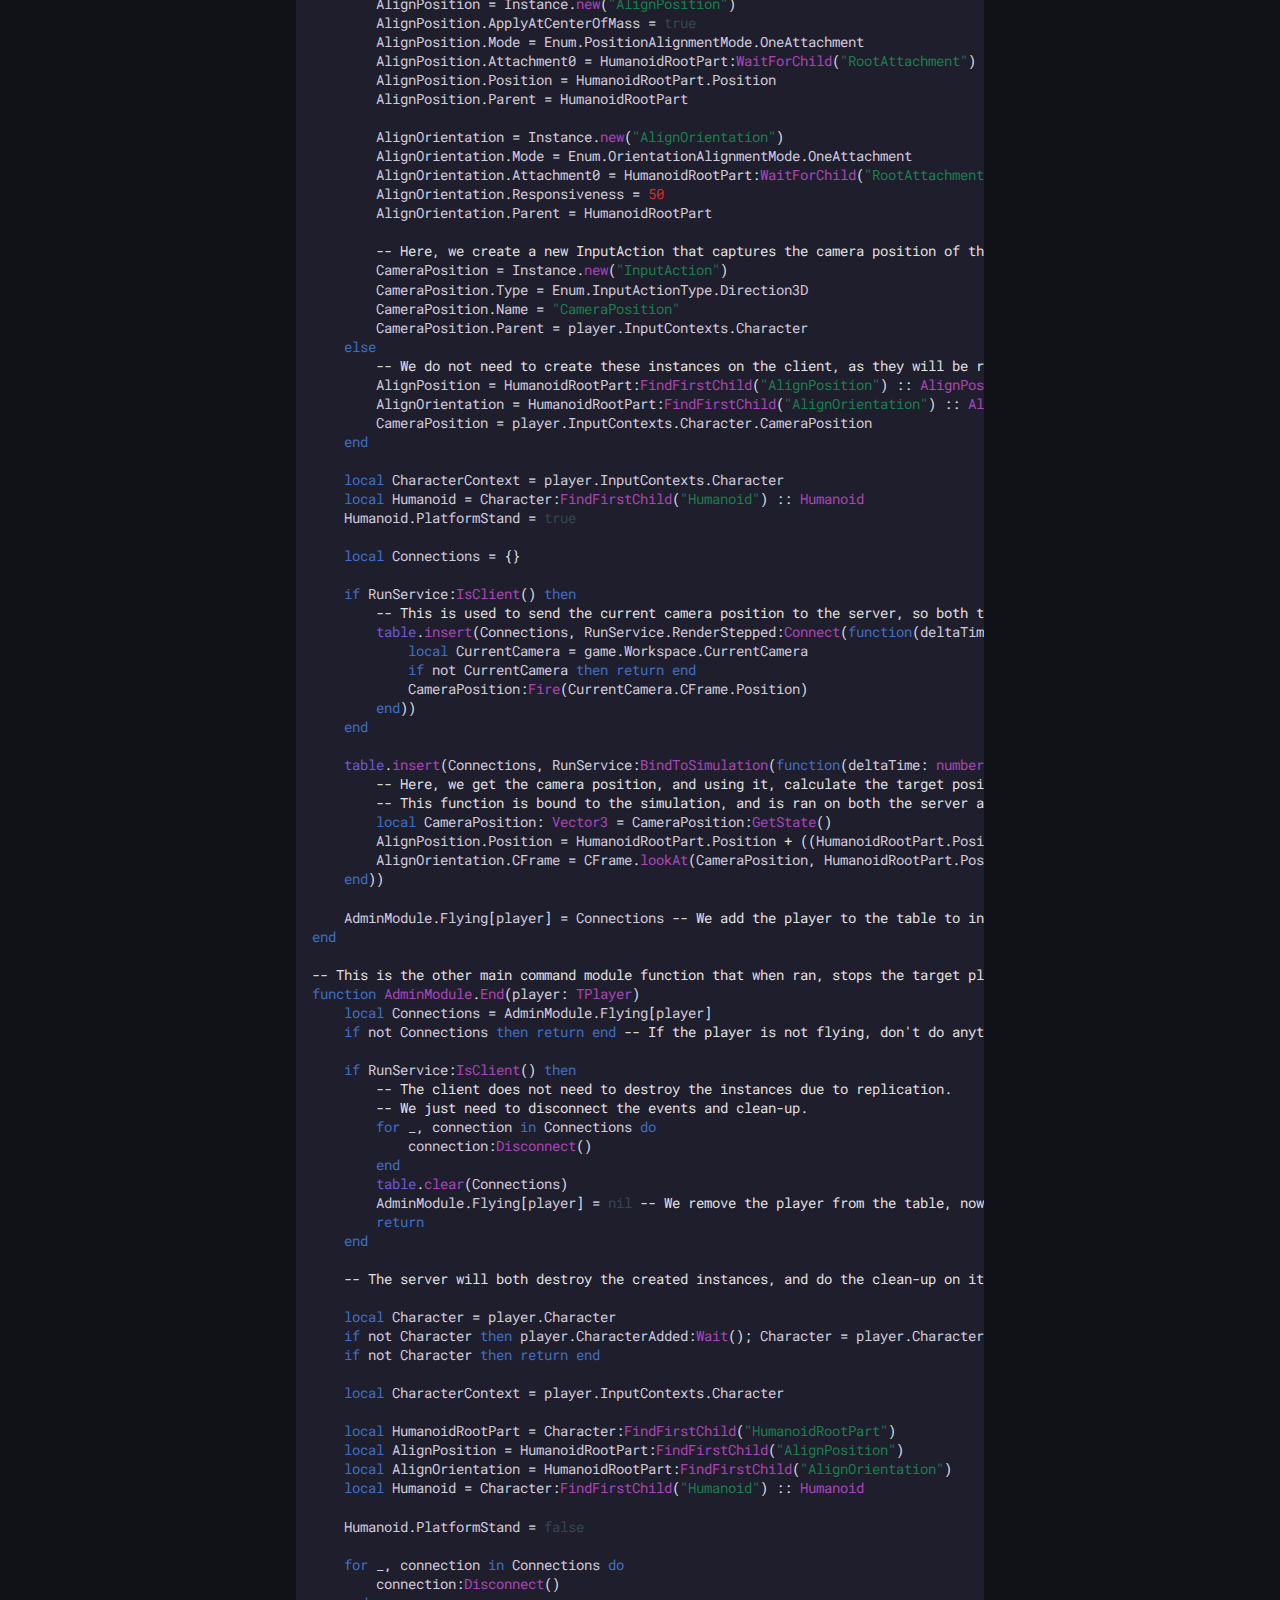
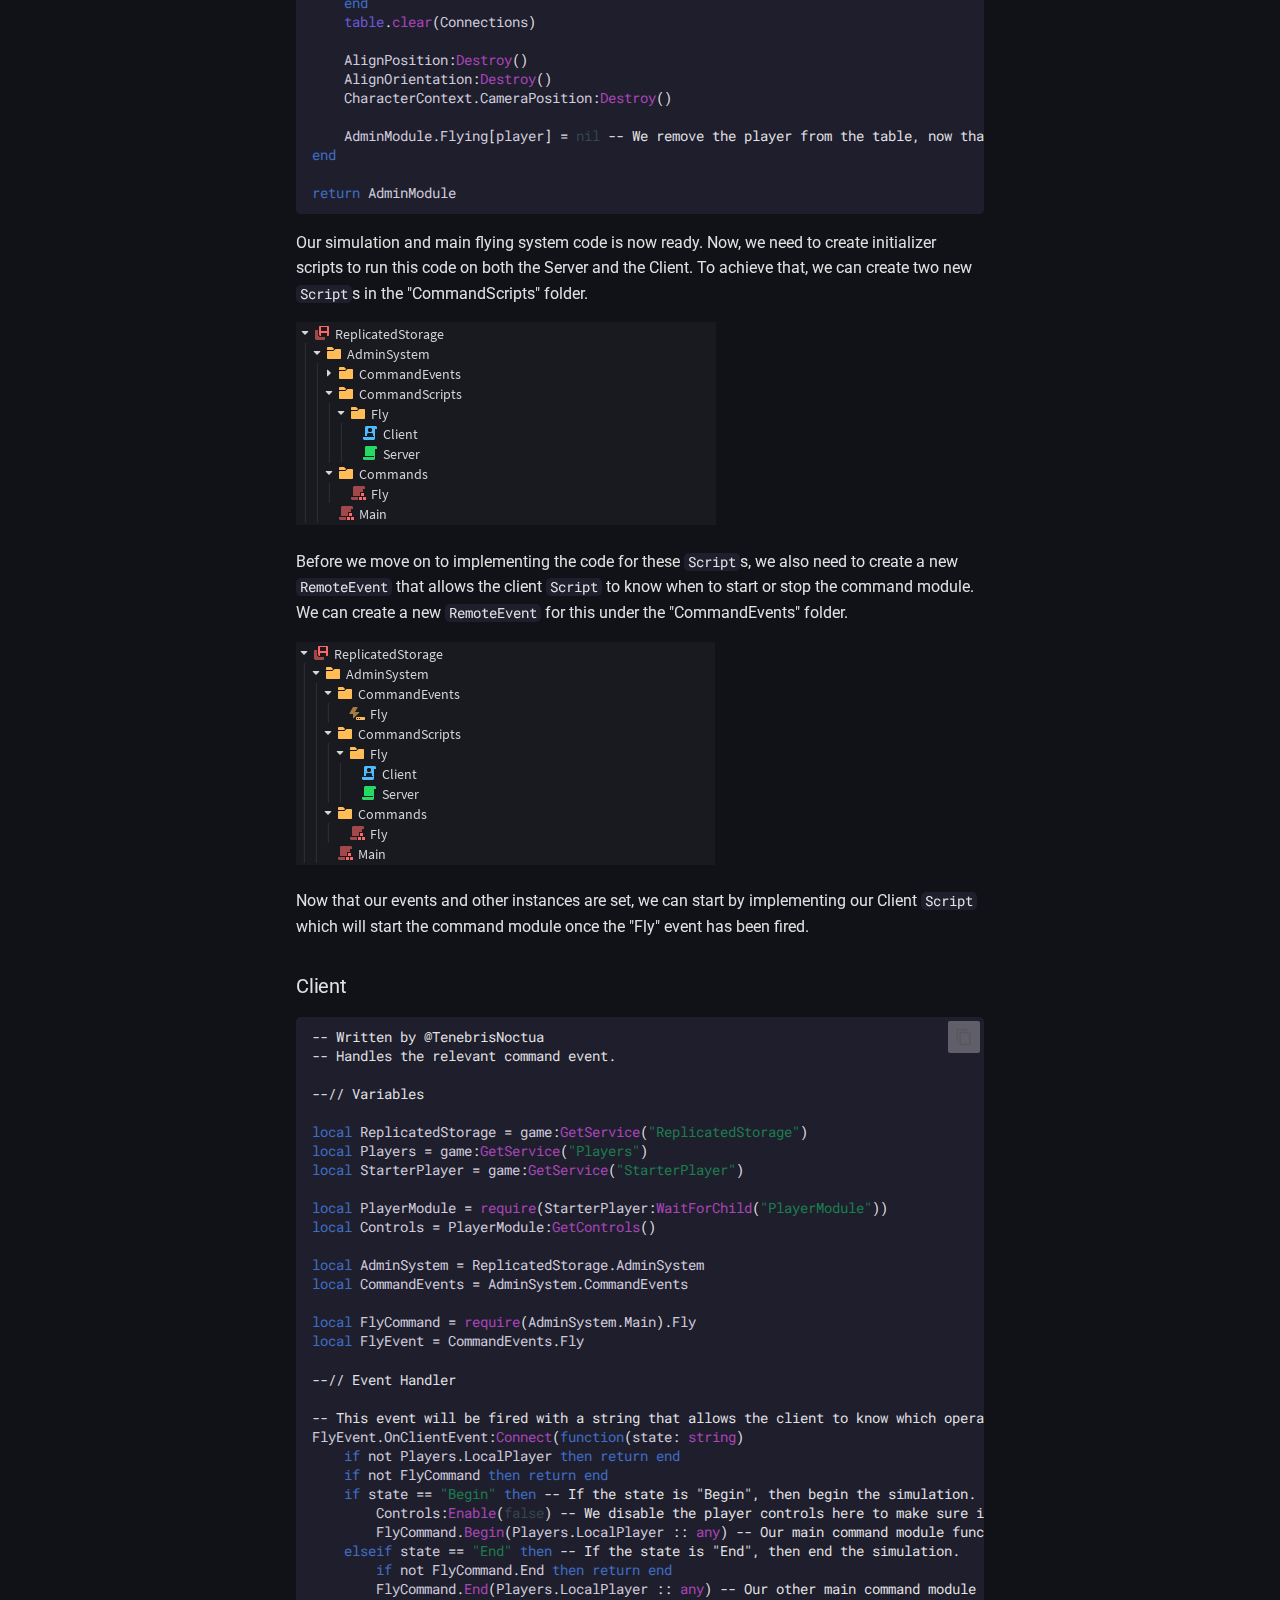
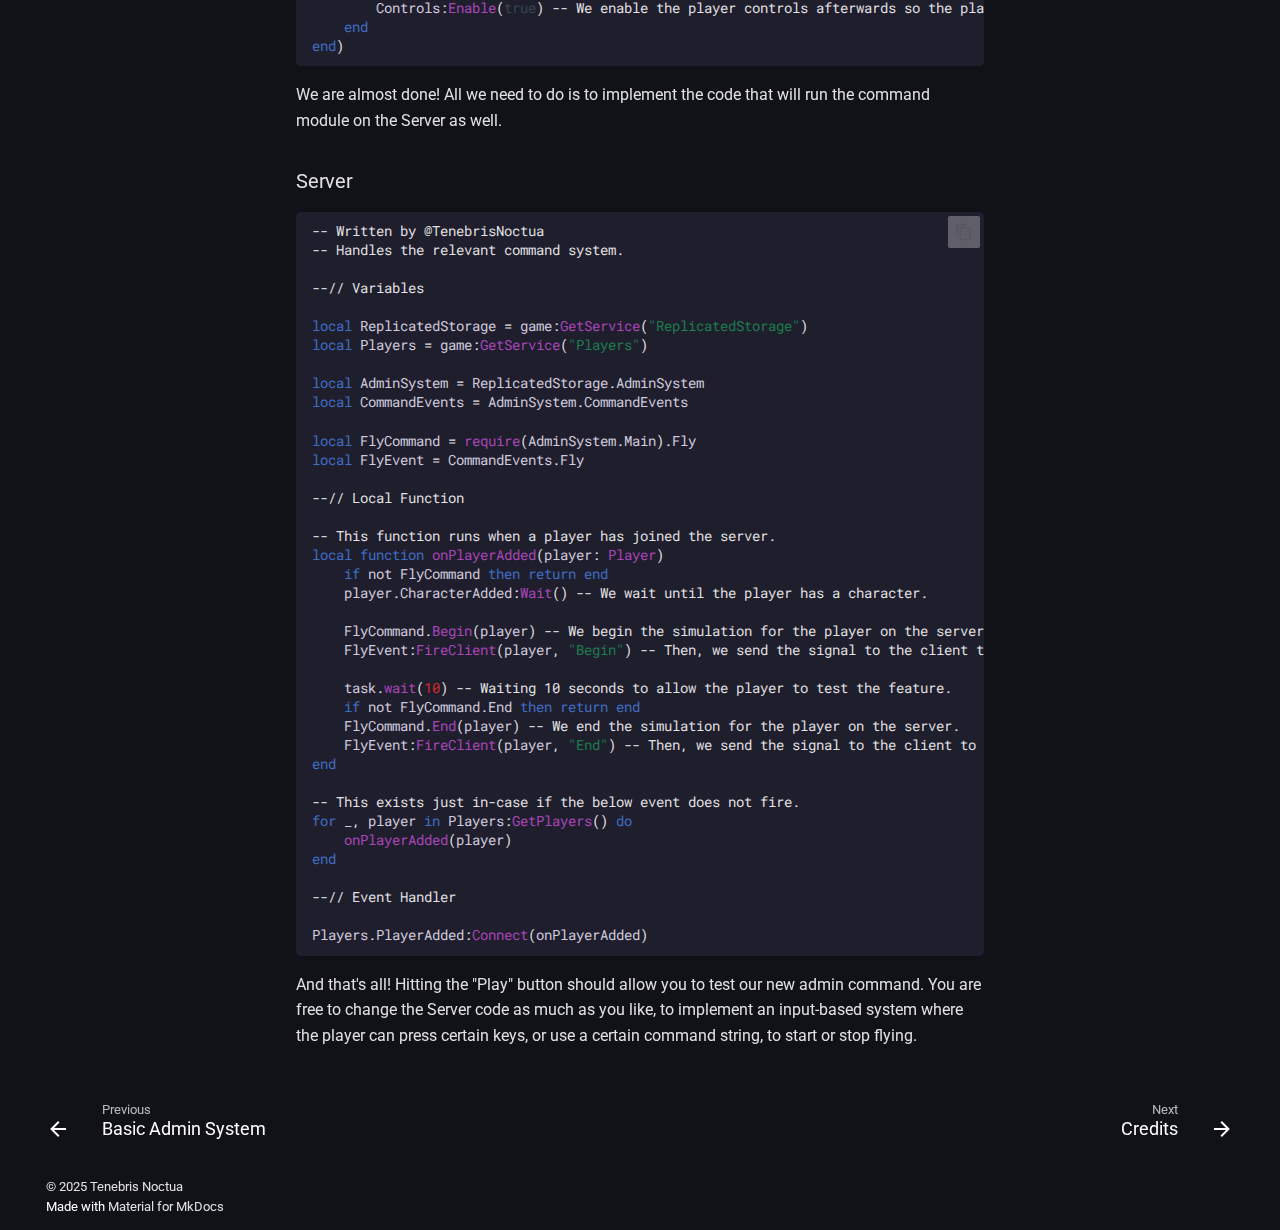
<file: examples/admin/fly/index.html>
<!doctype html>
<html lang="en" class="no-js">
  <head>
    
      <meta charset="utf-8">
      <meta name="viewport" content="width=device-width,initial-scale=1">
      
      
      
        <link rel="canonical" href="https://tenebrisnoctua.github.io/ServerAuthority/examples/admin/fly/">
      
      
        <link rel="prev" href="../">
      
      
        <link rel="next" href="../../../main/credits/">
      
      
        
      
      
      <link rel="icon" href="../../../assets/images/favicon.png">
      <meta name="generator" content="mkdocs-1.6.1, mkdocs-material-9.7.0">
    
    
      
        <title>Fly - Server Authority Documentation</title>
      
    
    
      <link rel="stylesheet" href="../../../assets/stylesheets/main.618322db.min.css">
      
        
        <link rel="stylesheet" href="../../../assets/stylesheets/palette.ab4e12ef.min.css">
      
      


    
    
      
    
    
      
        
        
        <link rel="preconnect" href="https://fonts.gstatic.com" crossorigin>
        <link rel="stylesheet" href="https://fonts.googleapis.com/css?family=Roboto:300,300i,400,400i,700,700i%7CRoboto+Mono:400,400i,700,700i&display=fallback">
        <style>:root{--md-text-font:"Roboto";--md-code-font:"Roboto Mono"}</style>
      
    
    
      <link rel="stylesheet" href="../../../css/colors.css">
    
      <link rel="stylesheet" href="../../../css/theme.css">
    
      <link rel="stylesheet" href="../../../css/code.css">
    
      <link rel="stylesheet" href="../../../css/api-reference.css">
    
      <link rel="stylesheet" href="../../../css/paragraph.css">
    
      <link rel="stylesheet" href="../../../css/home.css">
    
    <script>__md_scope=new URL("../../..",location),__md_hash=e=>[...e].reduce(((e,_)=>(e<<5)-e+_.charCodeAt(0)),0),__md_get=(e,_=localStorage,t=__md_scope)=>JSON.parse(_.getItem(t.pathname+"."+e)),__md_set=(e,_,t=localStorage,a=__md_scope)=>{try{t.setItem(a.pathname+"."+e,JSON.stringify(_))}catch(e){}}</script>
    
      

    
    
  </head>
  
  
    
    
      
    
    
    
    
    <body dir="ltr" data-md-color-scheme="pedoc-dark" data-md-color-primary="indigo" data-md-color-accent="indigo">
  
    
    <input class="md-toggle" data-md-toggle="drawer" type="checkbox" id="__drawer" autocomplete="off">
    <input class="md-toggle" data-md-toggle="search" type="checkbox" id="__search" autocomplete="off">
    <label class="md-overlay" for="__drawer"></label>
    <div data-md-component="skip">
      
        
        <a href="#fly-command" class="md-skip">
          Skip to content
        </a>
      
    </div>
    <div data-md-component="announce">
      
    </div>
    
    
      

<header class="md-header" data-md-component="header">
  <nav class="md-header__inner md-grid" aria-label="Header">
    <a href="../../.." title="Server Authority Documentation" class="md-header__button md-logo" aria-label="Server Authority Documentation" data-md-component="logo">
      <!-- Logo -->

  
  <svg xmlns="http://www.w3.org/2000/svg" viewBox="0 0 24 24"><path d="M12 8a3 3 0 0 0 3-3 3 3 0 0 0-3-3 3 3 0 0 0-3 3 3 3 0 0 0 3 3m0 3.54C9.64 9.35 6.5 8 3 8v11c3.5 0 6.64 1.35 9 3.54 2.36-2.19 5.5-3.54 9-3.54V8c-3.5 0-6.64 1.35-9 3.54"/></svg>

    </a>
    <label class="md-header__button md-icon" for="__drawer">
      
      <svg xmlns="http://www.w3.org/2000/svg" viewBox="0 0 24 24"><path d="M3 6h18v2H3zm0 5h18v2H3zm0 5h18v2H3z"/></svg>
    </label>
    <div class="md-header__title" data-md-component="header-title">
      <div class="md-header__ellipsis">
        <div class="md-header__topic">
          <span class="md-ellipsis">
            Server Authority Documentation
          </span>
        </div>
        <div class="md-header__topic" data-md-component="header-topic">
          <span class="md-ellipsis">
            
              Fly
            
          </span>
        </div>
      </div>
    </div>
    
      
        <form class="md-header__option" data-md-component="palette">
  
    
    
    
    <input class="md-option" data-md-color-media="" data-md-color-scheme="pedoc-dark" data-md-color-primary="indigo" data-md-color-accent="indigo"  aria-label="Switch to Light Mode"  type="radio" name="__palette" id="__palette_0">
    
      <label class="md-header__button md-icon" title="Switch to Light Mode" for="__palette_1" hidden>
        <svg xmlns="http://www.w3.org/2000/svg" viewBox="0 0 24 24"><path d="M12 19a7 7 0 1 1 0-14 7 7 0 0 1 0 14m0-1.5a5.5 5.5 0 1 0 0-11 5.5 5.5 0 1 0 0 11m-5.657.157a.75.75 0 0 1 0 1.06l-1.768 1.768a.749.749 0 0 1-1.275-.326.75.75 0 0 1 .215-.734l1.767-1.768a.75.75 0 0 1 1.061 0M3.515 3.515a.75.75 0 0 1 1.06 0l1.768 1.768a.749.749 0 0 1-.326 1.275.75.75 0 0 1-.734-.215L3.515 4.575a.75.75 0 0 1 0-1.06M12 0a.75.75 0 0 1 .75.75v2.5a.75.75 0 0 1-1.5 0V.75A.75.75 0 0 1 12 0M4 12a.75.75 0 0 1-.75.75H.75a.75.75 0 0 1 0-1.5h2.5A.75.75 0 0 1 4 12m8 8a.75.75 0 0 1 .75.75v2.5a.75.75 0 0 1-1.5 0v-2.5A.75.75 0 0 1 12 20m12-8a.75.75 0 0 1-.75.75h-2.5a.75.75 0 0 1 0-1.5h2.5A.75.75 0 0 1 24 12m-6.343 5.657a.75.75 0 0 1 1.06 0l1.768 1.768a.75.75 0 0 1-.018 1.042.75.75 0 0 1-1.042.018l-1.768-1.767a.75.75 0 0 1 0-1.061m2.828-14.142a.75.75 0 0 1 0 1.06l-1.768 1.768a.75.75 0 0 1-1.042-.018.75.75 0 0 1-.018-1.042l1.767-1.768a.75.75 0 0 1 1.061 0"/></svg>
      </label>
    
  
    
    
    
    <input class="md-option" data-md-color-media="" data-md-color-scheme="pedoc-light" data-md-color-primary="indigo" data-md-color-accent="indigo"  aria-label="Switch To Dark Mode"  type="radio" name="__palette" id="__palette_1">
    
      <label class="md-header__button md-icon" title="Switch To Dark Mode" for="__palette_0" hidden>
        <svg xmlns="http://www.w3.org/2000/svg" viewBox="0 0 24 24"><path d="M14.768 3.96zl-.002-.005a9 9 0 0 0-.218-.779c-.13-.394.21-.8.602-.67q.435.144.855.328l.01.005A10.002 10.002 0 0 1 12 22a10 10 0 0 1-9.162-5.985l-.004-.01a10 10 0 0 1-.329-.855c-.13-.392.277-.732.67-.602q.386.126.78.218l.004.002A9 9 0 0 0 14.999 6a9 9 0 0 0-.231-2.04M16.5 6c0 5.799-4.701 10.5-10.5 10.5q-.64 0-1.26-.075A8.5 8.5 0 1 0 16.425 4.74q.075.62.075 1.259Z"/></svg>
      </label>
    
  
</form>
      
    
    
      <script>var palette=__md_get("__palette");if(palette&&palette.color){if("(prefers-color-scheme)"===palette.color.media){var media=matchMedia("(prefers-color-scheme: light)"),input=document.querySelector(media.matches?"[data-md-color-media='(prefers-color-scheme: light)']":"[data-md-color-media='(prefers-color-scheme: dark)']");palette.color.media=input.getAttribute("data-md-color-media"),palette.color.scheme=input.getAttribute("data-md-color-scheme"),palette.color.primary=input.getAttribute("data-md-color-primary"),palette.color.accent=input.getAttribute("data-md-color-accent")}for(var[key,value]of Object.entries(palette.color))document.body.setAttribute("data-md-color-"+key,value)}</script>
    
    
    
      
      
        <label class="md-header__button md-icon" for="__search">
          
          <svg xmlns="http://www.w3.org/2000/svg" viewBox="0 0 24 24"><path d="M9.5 3A6.5 6.5 0 0 1 16 9.5c0 1.61-.59 3.09-1.56 4.23l.27.27h.79l5 5-1.5 1.5-5-5v-.79l-.27-.27A6.52 6.52 0 0 1 9.5 16 6.5 6.5 0 0 1 3 9.5 6.5 6.5 0 0 1 9.5 3m0 2C7 5 5 7 5 9.5S7 14 9.5 14 14 12 14 9.5 12 5 9.5 5"/></svg>
        </label>
        <div class="md-search" data-md-component="search" role="dialog">
  <label class="md-search__overlay" for="__search"></label>
  <div class="md-search__inner" role="search">
    <form class="md-search__form" name="search">
      <input type="text" class="md-search__input" name="query" aria-label="Search" placeholder="Search" autocapitalize="off" autocorrect="off" autocomplete="off" spellcheck="false" data-md-component="search-query" required>
      <label class="md-search__icon md-icon" for="__search">
        
        <svg xmlns="http://www.w3.org/2000/svg" viewBox="0 0 24 24"><path d="M9.5 3A6.5 6.5 0 0 1 16 9.5c0 1.61-.59 3.09-1.56 4.23l.27.27h.79l5 5-1.5 1.5-5-5v-.79l-.27-.27A6.52 6.52 0 0 1 9.5 16 6.5 6.5 0 0 1 3 9.5 6.5 6.5 0 0 1 9.5 3m0 2C7 5 5 7 5 9.5S7 14 9.5 14 14 12 14 9.5 12 5 9.5 5"/></svg>
        
        <svg xmlns="http://www.w3.org/2000/svg" viewBox="0 0 24 24"><path d="M20 11v2H8l5.5 5.5-1.42 1.42L4.16 12l7.92-7.92L13.5 5.5 8 11z"/></svg>
      </label>
      <nav class="md-search__options" aria-label="Search">
        
        <button type="reset" class="md-search__icon md-icon" title="Clear" aria-label="Clear" tabindex="-1">
          
          <svg xmlns="http://www.w3.org/2000/svg" viewBox="0 0 24 24"><path d="M19 6.41 17.59 5 12 10.59 6.41 5 5 6.41 10.59 12 5 17.59 6.41 19 12 13.41 17.59 19 19 17.59 13.41 12z"/></svg>
        </button>
      </nav>
      
        <div class="md-search__suggest" data-md-component="search-suggest"></div>
      
    </form>
    <div class="md-search__output">
      <div class="md-search__scrollwrap" tabindex="0" data-md-scrollfix>
        <div class="md-search-result" data-md-component="search-result">
          <div class="md-search-result__meta">
            Initializing search
          </div>
          <ol class="md-search-result__list" role="presentation"></ol>
        </div>
      </div>
    </div>
  </div>
</div>
      
    
    
  </nav>
  
</header>
    
    <div class="md-container" data-md-component="container">
      
      
        
          
            
<nav class="md-tabs" aria-label="Tabs" data-md-component="tabs">
  <div class="md-grid">
    <ul class="md-tabs__list">
      
        
  
  
  
  
    
    
      <li class="md-tabs__item">
        <a href="../../.." class="md-tabs__link">
          
  
  
    
  
  Server Authority

        </a>
      </li>
    
  

      
        
  
  
  
    
  
  
    
    
      <li class="md-tabs__item md-tabs__item--active">
        <a href="../../" class="md-tabs__link">
          
  
  
    
  
  Examples

        </a>
      </li>
    
  

      
        
  
  
  
  
    <li class="md-tabs__item">
      <a href="../../../main/credits/" class="md-tabs__link">
        
  
  
    
  
  Credits

      </a>
    </li>
  

      
    </ul>
  </div>
</nav>
          
        
      
      <main class="md-main" data-md-component="main">
        <div class="md-main__inner md-grid">
          
            
              
              <div class="md-sidebar md-sidebar--primary" data-md-component="sidebar" data-md-type="navigation" >
                <div class="md-sidebar__scrollwrap">
                  <div class="md-sidebar__inner">
                    


  


<nav class="md-nav md-nav--primary md-nav--lifted" aria-label="Navigation" data-md-level="0">
  <label class="md-nav__title" for="__drawer">
    <a href="../../.." title="Server Authority Documentation" class="md-nav__button md-logo" aria-label="Server Authority Documentation" data-md-component="logo">
      <!-- Logo -->

  
  <svg xmlns="http://www.w3.org/2000/svg" viewBox="0 0 24 24"><path d="M12 8a3 3 0 0 0 3-3 3 3 0 0 0-3-3 3 3 0 0 0-3 3 3 3 0 0 0 3 3m0 3.54C9.64 9.35 6.5 8 3 8v11c3.5 0 6.64 1.35 9 3.54 2.36-2.19 5.5-3.54 9-3.54V8c-3.5 0-6.64 1.35-9 3.54"/></svg>

    </a>
    Server Authority Documentation
  </label>
  
  <ul class="md-nav__list" data-md-scrollfix>
    
      
      
  
  
  
  
    
    
      
        
          
        
      
        
      
        
      
    
    
    
      
      
        
      
    
    
    <li class="md-nav__item md-nav__item--nested">
      
        
        
        <input class="md-nav__toggle md-toggle " type="checkbox" id="__nav_1" >
        
          
          <div class="md-nav__link md-nav__container">
            <a href="../../.." class="md-nav__link ">
              
  
  
  <span class="md-ellipsis">
    
  
    Server Authority
  

    
  </span>
  
  

            </a>
            
              
              <label class="md-nav__link " for="__nav_1" id="__nav_1_label" tabindex="0">
                <span class="md-nav__icon md-icon"></span>
              </label>
            
          </div>
        
        <nav class="md-nav" data-md-level="1" aria-labelledby="__nav_1_label" aria-expanded="false">
          <label class="md-nav__title" for="__nav_1">
            <span class="md-nav__icon md-icon"></span>
            
  
    Server Authority
  

          </label>
          <ul class="md-nav__list" data-md-scrollfix>
            
              
            
              
                
  
  
  
  
    <li class="md-nav__item">
      <a href="../../../main/howto/" class="md-nav__link">
        
  
  
  <span class="md-ellipsis">
    
  
    Working with Server Authority
  

    
  </span>
  
  

      </a>
    </li>
  

              
            
              
                
  
  
  
  
    <li class="md-nav__item">
      <a href="../../../main/aurora/" class="md-nav__link">
        
  
  
  <span class="md-ellipsis">
    
  
    Behaviors
  

    
  </span>
  
  

      </a>
    </li>
  

              
            
          </ul>
        </nav>
      
    </li>
  

    
      
      
  
  
    
  
  
  
    
    
      
        
          
        
      
        
      
        
      
    
    
    
      
        
        
      
      
        
      
    
    
    <li class="md-nav__item md-nav__item--active md-nav__item--section md-nav__item--nested">
      
        
        
        <input class="md-nav__toggle md-toggle " type="checkbox" id="__nav_2" checked>
        
          
          <div class="md-nav__link md-nav__container">
            <a href="../../" class="md-nav__link ">
              
  
  
  <span class="md-ellipsis">
    
  
    Examples
  

    
  </span>
  
  

            </a>
            
              
              <label class="md-nav__link " for="__nav_2" id="__nav_2_label" tabindex="">
                <span class="md-nav__icon md-icon"></span>
              </label>
            
          </div>
        
        <nav class="md-nav" data-md-level="1" aria-labelledby="__nav_2_label" aria-expanded="true">
          <label class="md-nav__title" for="__nav_2">
            <span class="md-nav__icon md-icon"></span>
            
  
    Examples
  

          </label>
          <ul class="md-nav__list" data-md-scrollfix>
            
              
            
              
                
  
  
  
  
    <li class="md-nav__item">
      <a href="../../character/" class="md-nav__link">
        
  
  
  <span class="md-ellipsis">
    
  
    Character Movement System
  

    
  </span>
  
  

      </a>
    </li>
  

              
            
              
                
  
  
    
  
  
  
    
    
      
        
          
        
      
        
      
    
    
    
      
      
        
          
          
        
      
    
    
    <li class="md-nav__item md-nav__item--active md-nav__item--section md-nav__item--nested">
      
        
        
        <input class="md-nav__toggle md-toggle " type="checkbox" id="__nav_2_3" checked>
        
          
          <div class="md-nav__link md-nav__container">
            <a href="../" class="md-nav__link ">
              
  
  
  <span class="md-ellipsis">
    
  
    Basic Admin System
  

    
  </span>
  
  

            </a>
            
              
              <label class="md-nav__link " for="__nav_2_3" id="__nav_2_3_label" tabindex="">
                <span class="md-nav__icon md-icon"></span>
              </label>
            
          </div>
        
        <nav class="md-nav" data-md-level="2" aria-labelledby="__nav_2_3_label" aria-expanded="true">
          <label class="md-nav__title" for="__nav_2_3">
            <span class="md-nav__icon md-icon"></span>
            
  
    Basic Admin System
  

          </label>
          <ul class="md-nav__list" data-md-scrollfix>
            
              
            
              
                
  
  
    
  
  
  
    <li class="md-nav__item md-nav__item--active">
      
      <input class="md-nav__toggle md-toggle" type="checkbox" id="__toc">
      
      
        
      
      
        <label class="md-nav__link md-nav__link--active" for="__toc">
          
  
  
  <span class="md-ellipsis">
    
  
    Fly
  

    
  </span>
  
  

          <span class="md-nav__icon md-icon"></span>
        </label>
      
      <a href="./" class="md-nav__link md-nav__link--active">
        
  
  
  <span class="md-ellipsis">
    
  
    Fly
  

    
  </span>
  
  

      </a>
      
        

<nav class="md-nav md-nav--secondary" aria-label="Table of contents">
  
  
  
    
  
  
    <label class="md-nav__title" for="__toc">
      <span class="md-nav__icon md-icon"></span>
      Table of contents
    </label>
    <ul class="md-nav__list" data-md-component="toc" data-md-scrollfix>
      
        <li class="md-nav__item">
  <a href="#the-design" class="md-nav__link">
    <span class="md-ellipsis">
      
        The Design
      
    </span>
  </a>
  
    <nav class="md-nav" aria-label="The Design">
      <ul class="md-nav__list">
        
          <li class="md-nav__item">
  <a href="#fly" class="md-nav__link">
    <span class="md-ellipsis">
      
        Fly
      
    </span>
  </a>
  
</li>
        
          <li class="md-nav__item">
  <a href="#client" class="md-nav__link">
    <span class="md-ellipsis">
      
        Client
      
    </span>
  </a>
  
</li>
        
          <li class="md-nav__item">
  <a href="#server" class="md-nav__link">
    <span class="md-ellipsis">
      
        Server
      
    </span>
  </a>
  
</li>
        
      </ul>
    </nav>
  
</li>
      
    </ul>
  
</nav>
      
    </li>
  

              
            
          </ul>
        </nav>
      
    </li>
  

              
            
          </ul>
        </nav>
      
    </li>
  

    
      
      
  
  
  
  
    <li class="md-nav__item">
      <a href="../../../main/credits/" class="md-nav__link">
        
  
  
  <span class="md-ellipsis">
    
  
    Credits
  

    
  </span>
  
  

      </a>
    </li>
  

    
  </ul>
</nav>
                  </div>
                </div>
              </div>
            
            
              
              <div class="md-sidebar md-sidebar--secondary" data-md-component="sidebar" data-md-type="toc" >
                <div class="md-sidebar__scrollwrap">
                  <div class="md-sidebar__inner">
                    

<nav class="md-nav md-nav--secondary" aria-label="Table of contents">
  
  
  
    
  
  
    <label class="md-nav__title" for="__toc">
      <span class="md-nav__icon md-icon"></span>
      Table of contents
    </label>
    <ul class="md-nav__list" data-md-component="toc" data-md-scrollfix>
      
        <li class="md-nav__item">
  <a href="#the-design" class="md-nav__link">
    <span class="md-ellipsis">
      
        The Design
      
    </span>
  </a>
  
    <nav class="md-nav" aria-label="The Design">
      <ul class="md-nav__list">
        
          <li class="md-nav__item">
  <a href="#fly" class="md-nav__link">
    <span class="md-ellipsis">
      
        Fly
      
    </span>
  </a>
  
</li>
        
          <li class="md-nav__item">
  <a href="#client" class="md-nav__link">
    <span class="md-ellipsis">
      
        Client
      
    </span>
  </a>
  
</li>
        
          <li class="md-nav__item">
  <a href="#server" class="md-nav__link">
    <span class="md-ellipsis">
      
        Server
      
    </span>
  </a>
  
</li>
        
      </ul>
    </nav>
  
</li>
      
    </ul>
  
</nav>
                  </div>
                </div>
              </div>
            
          
          
            <div class="md-content" data-md-component="content">
              
                




  <nav class="md-path" aria-label="Navigation" >
    <ol class="md-path__list">
      
      
        
  
  
    
    
      <li class="md-path__item">
        <a href="../../" class="md-path__link">
          
  <span class="md-ellipsis">
    Examples
  </span>

        </a>
      </li>
    
  

      
        
  
  
    
    
      <li class="md-path__item">
        <a href="../" class="md-path__link">
          
  <span class="md-ellipsis">
    Basic Admin System
  </span>

        </a>
      </li>
    
  

      
    </ol>
  </nav>

              
              <article class="md-content__inner md-typeset">
                
                  



<h1 id="fly-command">Fly Command</h1>
<p>This is an example basic fly command that allows the players to fly in the direction of their camera.</p>
<h2 id="the-design">The Design</h2>
<p>We will create a command module, an event, and scripts to allow a certain player's character to fly in the game. We can begin by creating a new command module under the "Commands" folder in our admin system folder.</p>
<p><img alt="hierarchyimage_fly_1" src="../../../img/tutorial/admin/hierarchyimage_fly_1.png" /></p>
<h3 id="fly">Fly</h3>
<div class="highlight"><pre><span></span><code><a id="__codelineno-0-1" name="__codelineno-0-1" href="#__codelineno-0-1"></a><span class="c1">-- Written by @TenebrisNoctua</span>
<a id="__codelineno-0-2" name="__codelineno-0-2" href="#__codelineno-0-2"></a><span class="c1">-- Makes the given player fly.</span>
<a id="__codelineno-0-3" name="__codelineno-0-3" href="#__codelineno-0-3"></a>
<a id="__codelineno-0-4" name="__codelineno-0-4" href="#__codelineno-0-4"></a><span class="c1">--// Variables</span>
<a id="__codelineno-0-5" name="__codelineno-0-5" href="#__codelineno-0-5"></a>
<a id="__codelineno-0-6" name="__codelineno-0-6" href="#__codelineno-0-6"></a><span class="kd">local</span><span class="w"> </span><span class="nv">RunService</span><span class="w"> </span><span class="o">=</span><span class="w"> </span><span class="nv">game</span><span class="p">:</span><span class="nc">GetService</span><span class="p">(</span><span class="s2">&quot;RunService&quot;</span><span class="p">)</span>
<a id="__codelineno-0-7" name="__codelineno-0-7" href="#__codelineno-0-7"></a>
<a id="__codelineno-0-8" name="__codelineno-0-8" href="#__codelineno-0-8"></a><span class="kd">local</span><span class="w"> </span><span class="nv">AdminModule</span><span class="w"> </span><span class="o">=</span><span class="w"> </span><span class="p">{</span>
<a id="__codelineno-0-9" name="__codelineno-0-9" href="#__codelineno-0-9"></a><span class="w">    </span><span class="nv">Speed</span><span class="w"> </span><span class="o">=</span><span class="w"> </span><span class="mf">20</span><span class="p">,</span><span class="w"> </span><span class="c1">-- How fast a player will fly. (Studs per second)</span>
<a id="__codelineno-0-10" name="__codelineno-0-10" href="#__codelineno-0-10"></a><span class="w">    </span><span class="nv">Flying</span><span class="w"> </span><span class="o">=</span><span class="w"> </span><span class="p">{}</span><span class="w"> </span><span class="p">::</span><span class="w"> </span><span class="p">{[</span><span class="nc">Instance</span><span class="p">]:</span><span class="w"> </span><span class="p">{</span><span class="nc">RBXScriptConnection</span><span class="p">}}</span><span class="w"> </span><span class="c1">-- Stores the currently flying players, and their connections.</span>
<a id="__codelineno-0-11" name="__codelineno-0-11" href="#__codelineno-0-11"></a><span class="p">}</span>
<a id="__codelineno-0-12" name="__codelineno-0-12" href="#__codelineno-0-12"></a>
<a id="__codelineno-0-13" name="__codelineno-0-13" href="#__codelineno-0-13"></a><span class="c1">--// Types</span>
<a id="__codelineno-0-14" name="__codelineno-0-14" href="#__codelineno-0-14"></a>
<a id="__codelineno-0-15" name="__codelineno-0-15" href="#__codelineno-0-15"></a><span class="kr">type</span><span class="w"> </span><span class="nc">TPlayer</span><span class="w"> </span><span class="p">=</span><span class="w"> </span><span class="p">{</span>
<a id="__codelineno-0-16" name="__codelineno-0-16" href="#__codelineno-0-16"></a><span class="w">    </span><span class="nc">InputContexts</span><span class="p">:</span><span class="w"> </span><span class="p">{</span>
<a id="__codelineno-0-17" name="__codelineno-0-17" href="#__codelineno-0-17"></a><span class="w">        </span><span class="nc">Character</span><span class="p">:</span><span class="w"> </span><span class="p">{</span>
<a id="__codelineno-0-18" name="__codelineno-0-18" href="#__codelineno-0-18"></a><span class="w">            </span><span class="nc">Camera</span><span class="p">:</span><span class="w"> </span><span class="nc">InputAction</span><span class="p">,</span>
<a id="__codelineno-0-19" name="__codelineno-0-19" href="#__codelineno-0-19"></a><span class="w">            </span><span class="nc">CameraPosition</span><span class="p">:</span><span class="w"> </span><span class="nc">InputAction</span><span class="p">,</span>
<a id="__codelineno-0-20" name="__codelineno-0-20" href="#__codelineno-0-20"></a><span class="w">            </span><span class="nc">Move</span><span class="p">:</span><span class="w"> </span><span class="nc">InputAction</span><span class="p">,</span>
<a id="__codelineno-0-21" name="__codelineno-0-21" href="#__codelineno-0-21"></a><span class="w">            </span><span class="nc">Jump</span><span class="p">:</span><span class="w"> </span><span class="nc">InputAction</span>
<a id="__codelineno-0-22" name="__codelineno-0-22" href="#__codelineno-0-22"></a><span class="w">        </span><span class="p">}</span><span class="w"> </span><span class="p">&amp;</span><span class="w"> </span><span class="nc">InputContext</span>
<a id="__codelineno-0-23" name="__codelineno-0-23" href="#__codelineno-0-23"></a><span class="w">    </span><span class="p">}</span><span class="w"> </span><span class="p">&amp;</span><span class="w"> </span><span class="nc">Folder</span>
<a id="__codelineno-0-24" name="__codelineno-0-24" href="#__codelineno-0-24"></a><span class="p">}</span><span class="w"> </span><span class="p">&amp;</span><span class="w"> </span><span class="nc">Player</span>
<a id="__codelineno-0-25" name="__codelineno-0-25" href="#__codelineno-0-25"></a>
<a id="__codelineno-0-26" name="__codelineno-0-26" href="#__codelineno-0-26"></a><span class="c1">--// Module Functions</span>
<a id="__codelineno-0-27" name="__codelineno-0-27" href="#__codelineno-0-27"></a>
<a id="__codelineno-0-28" name="__codelineno-0-28" href="#__codelineno-0-28"></a><span class="c1">-- This is the main command module function that when ran, allows the target player to fly.</span>
<a id="__codelineno-0-29" name="__codelineno-0-29" href="#__codelineno-0-29"></a><span class="kr">function</span><span class="w"> </span><span class="nc">AdminModule</span><span class="p">.</span><span class="nf">Begin</span><span class="p">(</span><span class="nv">player</span><span class="p">:</span><span class="w"> </span><span class="nc">TPlayer</span><span class="p">)</span>
<a id="__codelineno-0-30" name="__codelineno-0-30" href="#__codelineno-0-30"></a><span class="w">    </span><span class="kr">if</span><span class="w"> </span><span class="nv">not</span><span class="w"> </span><span class="nv">player</span><span class="p">:</span><span class="nc">FindFirstChild</span><span class="p">(</span><span class="s2">&quot;InputContexts&quot;</span><span class="p">)</span><span class="w"> </span><span class="kr">then</span><span class="w"> </span><span class="kr">return</span><span class="w"> </span><span class="kr">end</span>
<a id="__codelineno-0-31" name="__codelineno-0-31" href="#__codelineno-0-31"></a><span class="w">    </span><span class="kr">if</span><span class="w"> </span><span class="nv">AdminModule</span><span class="p">.</span><span class="nv">Flying</span><span class="p">[</span><span class="nv">player</span><span class="p">]</span><span class="w"> </span><span class="kr">then</span><span class="w"> </span><span class="kr">return</span><span class="w"> </span><span class="kr">end</span><span class="w"> </span><span class="c1">-- We check if the player is already flying or not.</span>
<a id="__codelineno-0-32" name="__codelineno-0-32" href="#__codelineno-0-32"></a>
<a id="__codelineno-0-33" name="__codelineno-0-33" href="#__codelineno-0-33"></a><span class="w">    </span><span class="kd">local</span><span class="w"> </span><span class="nv">Character</span><span class="w"> </span><span class="o">=</span><span class="w"> </span><span class="nv">player</span><span class="p">.</span><span class="nv">Character</span>
<a id="__codelineno-0-34" name="__codelineno-0-34" href="#__codelineno-0-34"></a><span class="w">    </span><span class="kr">if</span><span class="w"> </span><span class="nv">not</span><span class="w"> </span><span class="nv">Character</span><span class="w"> </span><span class="kr">then</span><span class="w"> </span><span class="kr">return</span><span class="w"> </span><span class="kr">end</span>
<a id="__codelineno-0-35" name="__codelineno-0-35" href="#__codelineno-0-35"></a>
<a id="__codelineno-0-36" name="__codelineno-0-36" href="#__codelineno-0-36"></a><span class="w">    </span><span class="kd">local</span><span class="w"> </span><span class="nv">HumanoidRootPart</span><span class="w"> </span><span class="o">=</span><span class="w"> </span><span class="nv">Character</span><span class="p">:</span><span class="nc">FindFirstChild</span><span class="p">(</span><span class="s2">&quot;HumanoidRootPart&quot;</span><span class="p">)</span><span class="w"> </span><span class="p">::</span><span class="w"> </span><span class="nc">BasePart</span>
<a id="__codelineno-0-37" name="__codelineno-0-37" href="#__codelineno-0-37"></a><span class="w">    </span><span class="kr">if</span><span class="w"> </span><span class="nv">not</span><span class="w"> </span><span class="nv">HumanoidRootPart</span><span class="w"> </span><span class="kr">then</span><span class="w"> </span><span class="kr">return</span><span class="w"> </span><span class="kr">end</span>
<a id="__codelineno-0-38" name="__codelineno-0-38" href="#__codelineno-0-38"></a>
<a id="__codelineno-0-39" name="__codelineno-0-39" href="#__codelineno-0-39"></a><span class="w">    </span><span class="kd">local</span><span class="w"> </span><span class="nv">AlignPosition</span><span class="p">:</span><span class="w"> </span><span class="nc">AlignPosition</span>
<a id="__codelineno-0-40" name="__codelineno-0-40" href="#__codelineno-0-40"></a><span class="w">    </span><span class="kd">local</span><span class="w"> </span><span class="nv">AlignOrientation</span><span class="p">:</span><span class="w"> </span><span class="nc">AlignOrientation</span>
<a id="__codelineno-0-41" name="__codelineno-0-41" href="#__codelineno-0-41"></a><span class="w">    </span><span class="kd">local</span><span class="w"> </span><span class="nv">CameraPosition</span><span class="p">:</span><span class="w"> </span><span class="nc">InputAction</span>
<a id="__codelineno-0-42" name="__codelineno-0-42" href="#__codelineno-0-42"></a>
<a id="__codelineno-0-43" name="__codelineno-0-43" href="#__codelineno-0-43"></a><span class="w">    </span><span class="c1">-- Here, we create the necessary instances that will allow the character to fly, if the module is ran on the server. These instances are used to align the player to a specific location at a specific orientation.</span>
<a id="__codelineno-0-44" name="__codelineno-0-44" href="#__codelineno-0-44"></a><span class="w">    </span><span class="kr">if</span><span class="w"> </span><span class="nv">RunService</span><span class="p">:</span><span class="nc">IsServer</span><span class="p">()</span><span class="w"> </span><span class="kr">then</span>
<a id="__codelineno-0-45" name="__codelineno-0-45" href="#__codelineno-0-45"></a><span class="w">        </span><span class="nv">AlignPosition</span><span class="w"> </span><span class="o">=</span><span class="w"> </span><span class="nv">Instance</span><span class="p">.</span><span class="nf">new</span><span class="p">(</span><span class="s2">&quot;AlignPosition&quot;</span><span class="p">)</span>
<a id="__codelineno-0-46" name="__codelineno-0-46" href="#__codelineno-0-46"></a><span class="w">        </span><span class="nv">AlignPosition</span><span class="p">.</span><span class="nv">ApplyAtCenterOfMass</span><span class="w"> </span><span class="o">=</span><span class="w"> </span><span class="kc">true</span>
<a id="__codelineno-0-47" name="__codelineno-0-47" href="#__codelineno-0-47"></a><span class="w">        </span><span class="nv">AlignPosition</span><span class="p">.</span><span class="nv">Mode</span><span class="w"> </span><span class="o">=</span><span class="w"> </span><span class="nv">Enum</span><span class="p">.</span><span class="nv">PositionAlignmentMode</span><span class="p">.</span><span class="nv">OneAttachment</span>
<a id="__codelineno-0-48" name="__codelineno-0-48" href="#__codelineno-0-48"></a><span class="w">        </span><span class="nv">AlignPosition</span><span class="p">.</span><span class="nv">Attachment0</span><span class="w"> </span><span class="o">=</span><span class="w"> </span><span class="nv">HumanoidRootPart</span><span class="p">:</span><span class="nc">WaitForChild</span><span class="p">(</span><span class="s2">&quot;RootAttachment&quot;</span><span class="p">)</span><span class="w"> </span><span class="p">::</span><span class="w"> </span><span class="nc">Attachment</span>
<a id="__codelineno-0-49" name="__codelineno-0-49" href="#__codelineno-0-49"></a><span class="w">        </span><span class="nv">AlignPosition</span><span class="p">.</span><span class="nv">Position</span><span class="w"> </span><span class="o">=</span><span class="w"> </span><span class="nv">HumanoidRootPart</span><span class="p">.</span><span class="nv">Position</span>
<a id="__codelineno-0-50" name="__codelineno-0-50" href="#__codelineno-0-50"></a><span class="w">        </span><span class="nv">AlignPosition</span><span class="p">.</span><span class="nv">Parent</span><span class="w"> </span><span class="o">=</span><span class="w"> </span><span class="nv">HumanoidRootPart</span>
<a id="__codelineno-0-51" name="__codelineno-0-51" href="#__codelineno-0-51"></a>
<a id="__codelineno-0-52" name="__codelineno-0-52" href="#__codelineno-0-52"></a><span class="w">        </span><span class="nv">AlignOrientation</span><span class="w"> </span><span class="o">=</span><span class="w"> </span><span class="nv">Instance</span><span class="p">.</span><span class="nf">new</span><span class="p">(</span><span class="s2">&quot;AlignOrientation&quot;</span><span class="p">)</span>
<a id="__codelineno-0-53" name="__codelineno-0-53" href="#__codelineno-0-53"></a><span class="w">        </span><span class="nv">AlignOrientation</span><span class="p">.</span><span class="nv">Mode</span><span class="w"> </span><span class="o">=</span><span class="w"> </span><span class="nv">Enum</span><span class="p">.</span><span class="nv">OrientationAlignmentMode</span><span class="p">.</span><span class="nv">OneAttachment</span>
<a id="__codelineno-0-54" name="__codelineno-0-54" href="#__codelineno-0-54"></a><span class="w">        </span><span class="nv">AlignOrientation</span><span class="p">.</span><span class="nv">Attachment0</span><span class="w"> </span><span class="o">=</span><span class="w"> </span><span class="nv">HumanoidRootPart</span><span class="p">:</span><span class="nc">WaitForChild</span><span class="p">(</span><span class="s2">&quot;RootAttachment&quot;</span><span class="p">)</span><span class="w"> </span><span class="p">::</span><span class="w"> </span><span class="nc">Attachment</span>
<a id="__codelineno-0-55" name="__codelineno-0-55" href="#__codelineno-0-55"></a><span class="w">        </span><span class="nv">AlignOrientation</span><span class="p">.</span><span class="nv">Responsiveness</span><span class="w"> </span><span class="o">=</span><span class="w"> </span><span class="mf">50</span>
<a id="__codelineno-0-56" name="__codelineno-0-56" href="#__codelineno-0-56"></a><span class="w">        </span><span class="nv">AlignOrientation</span><span class="p">.</span><span class="nv">Parent</span><span class="w"> </span><span class="o">=</span><span class="w"> </span><span class="nv">HumanoidRootPart</span>
<a id="__codelineno-0-57" name="__codelineno-0-57" href="#__codelineno-0-57"></a>
<a id="__codelineno-0-58" name="__codelineno-0-58" href="#__codelineno-0-58"></a><span class="w">        </span><span class="c1">-- Here, we create a new InputAction that captures the camera position of the client. The server will recieve and use this position to calculate the orientation of the character.</span>
<a id="__codelineno-0-59" name="__codelineno-0-59" href="#__codelineno-0-59"></a><span class="w">        </span><span class="nv">CameraPosition</span><span class="w"> </span><span class="o">=</span><span class="w"> </span><span class="nv">Instance</span><span class="p">.</span><span class="nf">new</span><span class="p">(</span><span class="s2">&quot;InputAction&quot;</span><span class="p">)</span>
<a id="__codelineno-0-60" name="__codelineno-0-60" href="#__codelineno-0-60"></a><span class="w">        </span><span class="nv">CameraPosition</span><span class="p">.</span><span class="nv">Type</span><span class="w"> </span><span class="o">=</span><span class="w"> </span><span class="nv">Enum</span><span class="p">.</span><span class="nv">InputActionType</span><span class="p">.</span><span class="nv">Direction3D</span>
<a id="__codelineno-0-61" name="__codelineno-0-61" href="#__codelineno-0-61"></a><span class="w">        </span><span class="nv">CameraPosition</span><span class="p">.</span><span class="nv">Name</span><span class="w"> </span><span class="o">=</span><span class="w"> </span><span class="s2">&quot;CameraPosition&quot;</span>
<a id="__codelineno-0-62" name="__codelineno-0-62" href="#__codelineno-0-62"></a><span class="w">        </span><span class="nv">CameraPosition</span><span class="p">.</span><span class="nv">Parent</span><span class="w"> </span><span class="o">=</span><span class="w"> </span><span class="nv">player</span><span class="p">.</span><span class="nv">InputContexts</span><span class="p">.</span><span class="nv">Character</span>
<a id="__codelineno-0-63" name="__codelineno-0-63" href="#__codelineno-0-63"></a><span class="w">    </span><span class="kr">else</span>
<a id="__codelineno-0-64" name="__codelineno-0-64" href="#__codelineno-0-64"></a><span class="w">        </span><span class="c1">-- We do not need to create these instances on the client, as they will be replicated anyway. We just need to locate them.</span>
<a id="__codelineno-0-65" name="__codelineno-0-65" href="#__codelineno-0-65"></a><span class="w">        </span><span class="nv">AlignPosition</span><span class="w"> </span><span class="o">=</span><span class="w"> </span><span class="nv">HumanoidRootPart</span><span class="p">:</span><span class="nc">FindFirstChild</span><span class="p">(</span><span class="s2">&quot;AlignPosition&quot;</span><span class="p">)</span><span class="w"> </span><span class="p">::</span><span class="w"> </span><span class="nc">AlignPosition</span>
<a id="__codelineno-0-66" name="__codelineno-0-66" href="#__codelineno-0-66"></a><span class="w">        </span><span class="nv">AlignOrientation</span><span class="w"> </span><span class="o">=</span><span class="w"> </span><span class="nv">HumanoidRootPart</span><span class="p">:</span><span class="nc">FindFirstChild</span><span class="p">(</span><span class="s2">&quot;AlignOrientation&quot;</span><span class="p">)</span><span class="w"> </span><span class="p">::</span><span class="w"> </span><span class="nc">AlignOrientation</span>
<a id="__codelineno-0-67" name="__codelineno-0-67" href="#__codelineno-0-67"></a><span class="w">        </span><span class="nv">CameraPosition</span><span class="w"> </span><span class="o">=</span><span class="w"> </span><span class="nv">player</span><span class="p">.</span><span class="nv">InputContexts</span><span class="p">.</span><span class="nv">Character</span><span class="p">.</span><span class="nv">CameraPosition</span>
<a id="__codelineno-0-68" name="__codelineno-0-68" href="#__codelineno-0-68"></a><span class="w">    </span><span class="kr">end</span>
<a id="__codelineno-0-69" name="__codelineno-0-69" href="#__codelineno-0-69"></a>
<a id="__codelineno-0-70" name="__codelineno-0-70" href="#__codelineno-0-70"></a><span class="w">    </span><span class="kd">local</span><span class="w"> </span><span class="nv">CharacterContext</span><span class="w"> </span><span class="o">=</span><span class="w"> </span><span class="nv">player</span><span class="p">.</span><span class="nv">InputContexts</span><span class="p">.</span><span class="nv">Character</span>
<a id="__codelineno-0-71" name="__codelineno-0-71" href="#__codelineno-0-71"></a><span class="w">    </span><span class="kd">local</span><span class="w"> </span><span class="nv">Humanoid</span><span class="w"> </span><span class="o">=</span><span class="w"> </span><span class="nv">Character</span><span class="p">:</span><span class="nc">FindFirstChild</span><span class="p">(</span><span class="s2">&quot;Humanoid&quot;</span><span class="p">)</span><span class="w"> </span><span class="p">::</span><span class="w"> </span><span class="nc">Humanoid</span>
<a id="__codelineno-0-72" name="__codelineno-0-72" href="#__codelineno-0-72"></a><span class="w">    </span><span class="nv">Humanoid</span><span class="p">.</span><span class="nv">PlatformStand</span><span class="w"> </span><span class="o">=</span><span class="w"> </span><span class="kc">true</span>
<a id="__codelineno-0-73" name="__codelineno-0-73" href="#__codelineno-0-73"></a>
<a id="__codelineno-0-74" name="__codelineno-0-74" href="#__codelineno-0-74"></a><span class="w">    </span><span class="kd">local</span><span class="w"> </span><span class="nv">Connections</span><span class="w"> </span><span class="o">=</span><span class="w"> </span><span class="p">{}</span>
<a id="__codelineno-0-75" name="__codelineno-0-75" href="#__codelineno-0-75"></a>
<a id="__codelineno-0-76" name="__codelineno-0-76" href="#__codelineno-0-76"></a><span class="w">    </span><span class="kr">if</span><span class="w"> </span><span class="nv">RunService</span><span class="p">:</span><span class="nc">IsClient</span><span class="p">()</span><span class="w"> </span><span class="kr">then</span>
<a id="__codelineno-0-77" name="__codelineno-0-77" href="#__codelineno-0-77"></a><span class="w">        </span><span class="c1">-- This is used to send the current camera position to the server, so both the server and the client can use this data to calculate the correct orientation of the character.</span>
<a id="__codelineno-0-78" name="__codelineno-0-78" href="#__codelineno-0-78"></a><span class="w">        </span><span class="nb">table</span><span class="p">.</span><span class="nf">insert</span><span class="p">(</span><span class="nv">Connections</span><span class="p">,</span><span class="w"> </span><span class="nv">RunService</span><span class="p">.</span><span class="nv">RenderStepped</span><span class="p">:</span><span class="nc">Connect</span><span class="p">(</span><span class="kr">function</span><span class="p">(</span><span class="nv">deltaTime</span><span class="p">:</span><span class="w"> </span><span class="nc">number</span><span class="p">)</span>
<a id="__codelineno-0-79" name="__codelineno-0-79" href="#__codelineno-0-79"></a><span class="w">            </span><span class="kd">local</span><span class="w"> </span><span class="nv">CurrentCamera</span><span class="w"> </span><span class="o">=</span><span class="w"> </span><span class="nv">game</span><span class="p">.</span><span class="nv">Workspace</span><span class="p">.</span><span class="nv">CurrentCamera</span>
<a id="__codelineno-0-80" name="__codelineno-0-80" href="#__codelineno-0-80"></a><span class="w">            </span><span class="kr">if</span><span class="w"> </span><span class="nv">not</span><span class="w"> </span><span class="nv">CurrentCamera</span><span class="w"> </span><span class="kr">then</span><span class="w"> </span><span class="kr">return</span><span class="w"> </span><span class="kr">end</span>
<a id="__codelineno-0-81" name="__codelineno-0-81" href="#__codelineno-0-81"></a><span class="w">            </span><span class="nv">CameraPosition</span><span class="p">:</span><span class="nc">Fire</span><span class="p">(</span><span class="nv">CurrentCamera</span><span class="p">.</span><span class="nv">CFrame</span><span class="p">.</span><span class="nv">Position</span><span class="p">)</span><span class="w">  </span>
<a id="__codelineno-0-82" name="__codelineno-0-82" href="#__codelineno-0-82"></a><span class="w">        </span><span class="kr">end</span><span class="p">))</span>
<a id="__codelineno-0-83" name="__codelineno-0-83" href="#__codelineno-0-83"></a><span class="w">    </span><span class="kr">end</span>
<a id="__codelineno-0-84" name="__codelineno-0-84" href="#__codelineno-0-84"></a>
<a id="__codelineno-0-85" name="__codelineno-0-85" href="#__codelineno-0-85"></a><span class="w">    </span><span class="nb">table</span><span class="p">.</span><span class="nf">insert</span><span class="p">(</span><span class="nv">Connections</span><span class="p">,</span><span class="w"> </span><span class="nv">RunService</span><span class="p">:</span><span class="nc">BindToSimulation</span><span class="p">(</span><span class="kr">function</span><span class="p">(</span><span class="nv">deltaTime</span><span class="p">:</span><span class="w"> </span><span class="nc">number</span><span class="p">)</span>
<a id="__codelineno-0-86" name="__codelineno-0-86" href="#__codelineno-0-86"></a><span class="w">        </span><span class="c1">-- Here, we get the camera position, and using it, calculate the target position and the orientation of the character.</span>
<a id="__codelineno-0-87" name="__codelineno-0-87" href="#__codelineno-0-87"></a><span class="w">        </span><span class="c1">-- This function is bound to the simulation, and is ran on both the server and the client.</span>
<a id="__codelineno-0-88" name="__codelineno-0-88" href="#__codelineno-0-88"></a><span class="w">        </span><span class="kd">local</span><span class="w"> </span><span class="nv">CameraPosition</span><span class="p">:</span><span class="w"> </span><span class="nc">Vector3</span><span class="w"> </span><span class="o">=</span><span class="w"> </span><span class="nv">CameraPosition</span><span class="p">:</span><span class="nc">GetState</span><span class="p">()</span>
<a id="__codelineno-0-89" name="__codelineno-0-89" href="#__codelineno-0-89"></a><span class="w">        </span><span class="nv">AlignPosition</span><span class="p">.</span><span class="nv">Position</span><span class="w"> </span><span class="o">=</span><span class="w"> </span><span class="nv">HumanoidRootPart</span><span class="p">.</span><span class="nv">Position</span><span class="w"> </span><span class="o">+</span><span class="w"> </span><span class="p">((</span><span class="nv">HumanoidRootPart</span><span class="p">.</span><span class="nv">Position</span><span class="w"> </span><span class="o">-</span><span class="w"> </span><span class="nv">CameraPosition</span><span class="p">).</span><span class="nv">Unit</span><span class="w"> </span><span class="o">*</span><span class="w"> </span><span class="nv">AdminModule</span><span class="p">.</span><span class="nv">Speed</span><span class="p">)</span>
<a id="__codelineno-0-90" name="__codelineno-0-90" href="#__codelineno-0-90"></a><span class="w">        </span><span class="nv">AlignOrientation</span><span class="p">.</span><span class="nv">CFrame</span><span class="w"> </span><span class="o">=</span><span class="w"> </span><span class="nv">CFrame</span><span class="p">.</span><span class="nf">lookAt</span><span class="p">(</span><span class="nv">CameraPosition</span><span class="p">,</span><span class="w"> </span><span class="nv">HumanoidRootPart</span><span class="p">.</span><span class="nv">Position</span><span class="p">)</span>
<a id="__codelineno-0-91" name="__codelineno-0-91" href="#__codelineno-0-91"></a><span class="w">    </span><span class="kr">end</span><span class="p">))</span>
<a id="__codelineno-0-92" name="__codelineno-0-92" href="#__codelineno-0-92"></a>
<a id="__codelineno-0-93" name="__codelineno-0-93" href="#__codelineno-0-93"></a><span class="w">    </span><span class="nv">AdminModule</span><span class="p">.</span><span class="nv">Flying</span><span class="p">[</span><span class="nv">player</span><span class="p">]</span><span class="w"> </span><span class="o">=</span><span class="w"> </span><span class="nv">Connections</span><span class="w"> </span><span class="c1">-- We add the player to the table to indicate that they&#39;re now flying.</span>
<a id="__codelineno-0-94" name="__codelineno-0-94" href="#__codelineno-0-94"></a><span class="kr">end</span>
<a id="__codelineno-0-95" name="__codelineno-0-95" href="#__codelineno-0-95"></a>
<a id="__codelineno-0-96" name="__codelineno-0-96" href="#__codelineno-0-96"></a><span class="c1">-- This is the other main command module function that when ran, stops the target player from flying.</span>
<a id="__codelineno-0-97" name="__codelineno-0-97" href="#__codelineno-0-97"></a><span class="kr">function</span><span class="w"> </span><span class="nc">AdminModule</span><span class="p">.</span><span class="nf">End</span><span class="p">(</span><span class="nv">player</span><span class="p">:</span><span class="w"> </span><span class="nc">TPlayer</span><span class="p">)</span>
<a id="__codelineno-0-98" name="__codelineno-0-98" href="#__codelineno-0-98"></a><span class="w">    </span><span class="kd">local</span><span class="w"> </span><span class="nv">Connections</span><span class="w"> </span><span class="o">=</span><span class="w"> </span><span class="nv">AdminModule</span><span class="p">.</span><span class="nv">Flying</span><span class="p">[</span><span class="nv">player</span><span class="p">]</span>
<a id="__codelineno-0-99" name="__codelineno-0-99" href="#__codelineno-0-99"></a><span class="w">    </span><span class="kr">if</span><span class="w"> </span><span class="nv">not</span><span class="w"> </span><span class="nv">Connections</span><span class="w"> </span><span class="kr">then</span><span class="w"> </span><span class="kr">return</span><span class="w"> </span><span class="kr">end</span><span class="w"> </span><span class="c1">-- If the player is not flying, don&#39;t do anything.</span>
<a id="__codelineno-0-100" name="__codelineno-0-100" href="#__codelineno-0-100"></a>
<a id="__codelineno-0-101" name="__codelineno-0-101" href="#__codelineno-0-101"></a><span class="w">    </span><span class="kr">if</span><span class="w"> </span><span class="nv">RunService</span><span class="p">:</span><span class="nc">IsClient</span><span class="p">()</span><span class="w"> </span><span class="kr">then</span>
<a id="__codelineno-0-102" name="__codelineno-0-102" href="#__codelineno-0-102"></a><span class="w">        </span><span class="c1">-- The client does not need to destroy the instances due to replication.</span>
<a id="__codelineno-0-103" name="__codelineno-0-103" href="#__codelineno-0-103"></a><span class="w">        </span><span class="c1">-- We just need to disconnect the events and clean-up.</span>
<a id="__codelineno-0-104" name="__codelineno-0-104" href="#__codelineno-0-104"></a><span class="w">        </span><span class="kr">for</span><span class="w"> </span><span class="nv">_</span><span class="p">,</span><span class="w"> </span><span class="nv">connection</span><span class="w"> </span><span class="kr">in</span><span class="w"> </span><span class="nv">Connections</span><span class="w"> </span><span class="kr">do</span>
<a id="__codelineno-0-105" name="__codelineno-0-105" href="#__codelineno-0-105"></a><span class="w">            </span><span class="nv">connection</span><span class="p">:</span><span class="nc">Disconnect</span><span class="p">()</span>
<a id="__codelineno-0-106" name="__codelineno-0-106" href="#__codelineno-0-106"></a><span class="w">        </span><span class="kr">end</span>
<a id="__codelineno-0-107" name="__codelineno-0-107" href="#__codelineno-0-107"></a><span class="w">        </span><span class="nb">table</span><span class="p">.</span><span class="nf">clear</span><span class="p">(</span><span class="nv">Connections</span><span class="p">)</span>
<a id="__codelineno-0-108" name="__codelineno-0-108" href="#__codelineno-0-108"></a><span class="w">        </span><span class="nv">AdminModule</span><span class="p">.</span><span class="nv">Flying</span><span class="p">[</span><span class="nv">player</span><span class="p">]</span><span class="w"> </span><span class="o">=</span><span class="w"> </span><span class="kc">nil</span><span class="w"> </span><span class="c1">-- We remove the player from the table, now that they&#39;re no longer flying, on the client.</span>
<a id="__codelineno-0-109" name="__codelineno-0-109" href="#__codelineno-0-109"></a><span class="w">        </span><span class="kr">return</span>
<a id="__codelineno-0-110" name="__codelineno-0-110" href="#__codelineno-0-110"></a><span class="w">    </span><span class="kr">end</span>
<a id="__codelineno-0-111" name="__codelineno-0-111" href="#__codelineno-0-111"></a>
<a id="__codelineno-0-112" name="__codelineno-0-112" href="#__codelineno-0-112"></a><span class="w">    </span><span class="c1">-- The server will both destroy the created instances, and do the clean-up on its part.</span>
<a id="__codelineno-0-113" name="__codelineno-0-113" href="#__codelineno-0-113"></a>
<a id="__codelineno-0-114" name="__codelineno-0-114" href="#__codelineno-0-114"></a><span class="w">    </span><span class="kd">local</span><span class="w"> </span><span class="nv">Character</span><span class="w"> </span><span class="o">=</span><span class="w"> </span><span class="nv">player</span><span class="p">.</span><span class="nv">Character</span>
<a id="__codelineno-0-115" name="__codelineno-0-115" href="#__codelineno-0-115"></a><span class="w">    </span><span class="kr">if</span><span class="w"> </span><span class="nv">not</span><span class="w"> </span><span class="nv">Character</span><span class="w"> </span><span class="kr">then</span><span class="w"> </span><span class="nv">player</span><span class="p">.</span><span class="nv">CharacterAdded</span><span class="p">:</span><span class="nc">Wait</span><span class="p">();</span><span class="w"> </span><span class="nv">Character</span><span class="w"> </span><span class="o">=</span><span class="w"> </span><span class="nv">player</span><span class="p">.</span><span class="nv">Character</span><span class="w"> </span><span class="kr">end</span>
<a id="__codelineno-0-116" name="__codelineno-0-116" href="#__codelineno-0-116"></a><span class="w">    </span><span class="kr">if</span><span class="w"> </span><span class="nv">not</span><span class="w"> </span><span class="nv">Character</span><span class="w"> </span><span class="kr">then</span><span class="w"> </span><span class="kr">return</span><span class="w"> </span><span class="kr">end</span>
<a id="__codelineno-0-117" name="__codelineno-0-117" href="#__codelineno-0-117"></a>
<a id="__codelineno-0-118" name="__codelineno-0-118" href="#__codelineno-0-118"></a><span class="w">    </span><span class="kd">local</span><span class="w"> </span><span class="nv">CharacterContext</span><span class="w"> </span><span class="o">=</span><span class="w"> </span><span class="nv">player</span><span class="p">.</span><span class="nv">InputContexts</span><span class="p">.</span><span class="nv">Character</span>
<a id="__codelineno-0-119" name="__codelineno-0-119" href="#__codelineno-0-119"></a>
<a id="__codelineno-0-120" name="__codelineno-0-120" href="#__codelineno-0-120"></a><span class="w">    </span><span class="kd">local</span><span class="w"> </span><span class="nv">HumanoidRootPart</span><span class="w"> </span><span class="o">=</span><span class="w"> </span><span class="nv">Character</span><span class="p">:</span><span class="nc">FindFirstChild</span><span class="p">(</span><span class="s2">&quot;HumanoidRootPart&quot;</span><span class="p">)</span>
<a id="__codelineno-0-121" name="__codelineno-0-121" href="#__codelineno-0-121"></a><span class="w">    </span><span class="kd">local</span><span class="w"> </span><span class="nv">AlignPosition</span><span class="w"> </span><span class="o">=</span><span class="w"> </span><span class="nv">HumanoidRootPart</span><span class="p">:</span><span class="nc">FindFirstChild</span><span class="p">(</span><span class="s2">&quot;AlignPosition&quot;</span><span class="p">)</span>
<a id="__codelineno-0-122" name="__codelineno-0-122" href="#__codelineno-0-122"></a><span class="w">    </span><span class="kd">local</span><span class="w"> </span><span class="nv">AlignOrientation</span><span class="w"> </span><span class="o">=</span><span class="w"> </span><span class="nv">HumanoidRootPart</span><span class="p">:</span><span class="nc">FindFirstChild</span><span class="p">(</span><span class="s2">&quot;AlignOrientation&quot;</span><span class="p">)</span>
<a id="__codelineno-0-123" name="__codelineno-0-123" href="#__codelineno-0-123"></a><span class="w">    </span><span class="kd">local</span><span class="w"> </span><span class="nv">Humanoid</span><span class="w"> </span><span class="o">=</span><span class="w"> </span><span class="nv">Character</span><span class="p">:</span><span class="nc">FindFirstChild</span><span class="p">(</span><span class="s2">&quot;Humanoid&quot;</span><span class="p">)</span><span class="w"> </span><span class="p">::</span><span class="w"> </span><span class="nc">Humanoid</span>
<a id="__codelineno-0-124" name="__codelineno-0-124" href="#__codelineno-0-124"></a>
<a id="__codelineno-0-125" name="__codelineno-0-125" href="#__codelineno-0-125"></a><span class="w">    </span><span class="nv">Humanoid</span><span class="p">.</span><span class="nv">PlatformStand</span><span class="w"> </span><span class="o">=</span><span class="w"> </span><span class="kc">false</span>
<a id="__codelineno-0-126" name="__codelineno-0-126" href="#__codelineno-0-126"></a>
<a id="__codelineno-0-127" name="__codelineno-0-127" href="#__codelineno-0-127"></a><span class="w">    </span><span class="kr">for</span><span class="w"> </span><span class="nv">_</span><span class="p">,</span><span class="w"> </span><span class="nv">connection</span><span class="w"> </span><span class="kr">in</span><span class="w"> </span><span class="nv">Connections</span><span class="w"> </span><span class="kr">do</span>
<a id="__codelineno-0-128" name="__codelineno-0-128" href="#__codelineno-0-128"></a><span class="w">        </span><span class="nv">connection</span><span class="p">:</span><span class="nc">Disconnect</span><span class="p">()</span>
<a id="__codelineno-0-129" name="__codelineno-0-129" href="#__codelineno-0-129"></a><span class="w">    </span><span class="kr">end</span>
<a id="__codelineno-0-130" name="__codelineno-0-130" href="#__codelineno-0-130"></a><span class="w">    </span><span class="nb">table</span><span class="p">.</span><span class="nf">clear</span><span class="p">(</span><span class="nv">Connections</span><span class="p">)</span>
<a id="__codelineno-0-131" name="__codelineno-0-131" href="#__codelineno-0-131"></a>
<a id="__codelineno-0-132" name="__codelineno-0-132" href="#__codelineno-0-132"></a><span class="w">    </span><span class="nv">AlignPosition</span><span class="p">:</span><span class="nc">Destroy</span><span class="p">()</span>
<a id="__codelineno-0-133" name="__codelineno-0-133" href="#__codelineno-0-133"></a><span class="w">    </span><span class="nv">AlignOrientation</span><span class="p">:</span><span class="nc">Destroy</span><span class="p">()</span>
<a id="__codelineno-0-134" name="__codelineno-0-134" href="#__codelineno-0-134"></a><span class="w">    </span><span class="nv">CharacterContext</span><span class="p">.</span><span class="nv">CameraPosition</span><span class="p">:</span><span class="nc">Destroy</span><span class="p">()</span>
<a id="__codelineno-0-135" name="__codelineno-0-135" href="#__codelineno-0-135"></a>
<a id="__codelineno-0-136" name="__codelineno-0-136" href="#__codelineno-0-136"></a><span class="w">    </span><span class="nv">AdminModule</span><span class="p">.</span><span class="nv">Flying</span><span class="p">[</span><span class="nv">player</span><span class="p">]</span><span class="w"> </span><span class="o">=</span><span class="w"> </span><span class="kc">nil</span><span class="w"> </span><span class="c1">-- We remove the player from the table, now that they&#39;re no longer flying, on the server.</span>
<a id="__codelineno-0-137" name="__codelineno-0-137" href="#__codelineno-0-137"></a><span class="kr">end</span>
<a id="__codelineno-0-138" name="__codelineno-0-138" href="#__codelineno-0-138"></a>
<a id="__codelineno-0-139" name="__codelineno-0-139" href="#__codelineno-0-139"></a><span class="kr">return</span><span class="w"> </span><span class="nv">AdminModule</span>
</code></pre></div>
<p>Our simulation and main flying system code is now ready. Now, we need to create initializer scripts to run this code on both the Server and the Client. To achieve that, we can create two new <code>Script</code>s in the "CommandScripts" folder.</p>
<p><img alt="hierarchyimage_fly_2" src="../../../img/tutorial/admin/hierarchyimage_fly_2.png" /></p>
<p>Before we move on to implementing the code for these <code>Script</code>s, we also need to create a new <code>RemoteEvent</code> that allows the client <code>Script</code> to know when to start or stop the command module. We can create a new <code>RemoteEvent</code> for this under the "CommandEvents" folder.</p>
<p><img alt="hierarchyimage_fly_3" src="../../../img/tutorial/admin/hierarchyimage_fly_3.png" /></p>
<p>Now that our events and other instances are set, we can start by implementing our Client <code>Script</code> which will start the command module once the "Fly" event has been fired.</p>
<h3 id="client">Client</h3>
<div class="highlight"><pre><span></span><code><a id="__codelineno-1-1" name="__codelineno-1-1" href="#__codelineno-1-1"></a><span class="c1">-- Written by @TenebrisNoctua</span>
<a id="__codelineno-1-2" name="__codelineno-1-2" href="#__codelineno-1-2"></a><span class="c1">-- Handles the relevant command event.</span>
<a id="__codelineno-1-3" name="__codelineno-1-3" href="#__codelineno-1-3"></a>
<a id="__codelineno-1-4" name="__codelineno-1-4" href="#__codelineno-1-4"></a><span class="c1">--// Variables</span>
<a id="__codelineno-1-5" name="__codelineno-1-5" href="#__codelineno-1-5"></a>
<a id="__codelineno-1-6" name="__codelineno-1-6" href="#__codelineno-1-6"></a><span class="kd">local</span><span class="w"> </span><span class="nv">ReplicatedStorage</span><span class="w"> </span><span class="o">=</span><span class="w"> </span><span class="nv">game</span><span class="p">:</span><span class="nc">GetService</span><span class="p">(</span><span class="s2">&quot;ReplicatedStorage&quot;</span><span class="p">)</span>
<a id="__codelineno-1-7" name="__codelineno-1-7" href="#__codelineno-1-7"></a><span class="kd">local</span><span class="w"> </span><span class="nv">Players</span><span class="w"> </span><span class="o">=</span><span class="w"> </span><span class="nv">game</span><span class="p">:</span><span class="nc">GetService</span><span class="p">(</span><span class="s2">&quot;Players&quot;</span><span class="p">)</span>
<a id="__codelineno-1-8" name="__codelineno-1-8" href="#__codelineno-1-8"></a><span class="kd">local</span><span class="w"> </span><span class="nv">StarterPlayer</span><span class="w"> </span><span class="o">=</span><span class="w"> </span><span class="nv">game</span><span class="p">:</span><span class="nc">GetService</span><span class="p">(</span><span class="s2">&quot;StarterPlayer&quot;</span><span class="p">)</span>
<a id="__codelineno-1-9" name="__codelineno-1-9" href="#__codelineno-1-9"></a>
<a id="__codelineno-1-10" name="__codelineno-1-10" href="#__codelineno-1-10"></a><span class="kd">local</span><span class="w"> </span><span class="nv">PlayerModule</span><span class="w"> </span><span class="o">=</span><span class="w"> </span><span class="nf">require</span><span class="p">(</span><span class="nv">StarterPlayer</span><span class="p">:</span><span class="nc">WaitForChild</span><span class="p">(</span><span class="s2">&quot;PlayerModule&quot;</span><span class="p">))</span>
<a id="__codelineno-1-11" name="__codelineno-1-11" href="#__codelineno-1-11"></a><span class="kd">local</span><span class="w"> </span><span class="nv">Controls</span><span class="w"> </span><span class="o">=</span><span class="w"> </span><span class="nv">PlayerModule</span><span class="p">:</span><span class="nc">GetControls</span><span class="p">()</span>
<a id="__codelineno-1-12" name="__codelineno-1-12" href="#__codelineno-1-12"></a>
<a id="__codelineno-1-13" name="__codelineno-1-13" href="#__codelineno-1-13"></a><span class="kd">local</span><span class="w"> </span><span class="nv">AdminSystem</span><span class="w"> </span><span class="o">=</span><span class="w"> </span><span class="nv">ReplicatedStorage</span><span class="p">.</span><span class="nv">AdminSystem</span>
<a id="__codelineno-1-14" name="__codelineno-1-14" href="#__codelineno-1-14"></a><span class="kd">local</span><span class="w"> </span><span class="nv">CommandEvents</span><span class="w"> </span><span class="o">=</span><span class="w"> </span><span class="nv">AdminSystem</span><span class="p">.</span><span class="nv">CommandEvents</span>
<a id="__codelineno-1-15" name="__codelineno-1-15" href="#__codelineno-1-15"></a>
<a id="__codelineno-1-16" name="__codelineno-1-16" href="#__codelineno-1-16"></a><span class="kd">local</span><span class="w"> </span><span class="nv">FlyCommand</span><span class="w"> </span><span class="o">=</span><span class="w"> </span><span class="nf">require</span><span class="p">(</span><span class="nv">AdminSystem</span><span class="p">.</span><span class="nv">Main</span><span class="p">).</span><span class="nv">Fly</span>
<a id="__codelineno-1-17" name="__codelineno-1-17" href="#__codelineno-1-17"></a><span class="kd">local</span><span class="w"> </span><span class="nv">FlyEvent</span><span class="w"> </span><span class="o">=</span><span class="w"> </span><span class="nv">CommandEvents</span><span class="p">.</span><span class="nv">Fly</span>
<a id="__codelineno-1-18" name="__codelineno-1-18" href="#__codelineno-1-18"></a>
<a id="__codelineno-1-19" name="__codelineno-1-19" href="#__codelineno-1-19"></a><span class="c1">--// Event Handler</span>
<a id="__codelineno-1-20" name="__codelineno-1-20" href="#__codelineno-1-20"></a>
<a id="__codelineno-1-21" name="__codelineno-1-21" href="#__codelineno-1-21"></a><span class="c1">-- This event will be fired with a string that allows the client to know which operation to perform.</span>
<a id="__codelineno-1-22" name="__codelineno-1-22" href="#__codelineno-1-22"></a><span class="nv">FlyEvent</span><span class="p">.</span><span class="nv">OnClientEvent</span><span class="p">:</span><span class="nc">Connect</span><span class="p">(</span><span class="kr">function</span><span class="p">(</span><span class="nv">state</span><span class="p">:</span><span class="w"> </span><span class="nc">string</span><span class="p">)</span>
<a id="__codelineno-1-23" name="__codelineno-1-23" href="#__codelineno-1-23"></a><span class="w">    </span><span class="kr">if</span><span class="w"> </span><span class="nv">not</span><span class="w"> </span><span class="nv">Players</span><span class="p">.</span><span class="nv">LocalPlayer</span><span class="w"> </span><span class="kr">then</span><span class="w"> </span><span class="kr">return</span><span class="w"> </span><span class="kr">end</span>
<a id="__codelineno-1-24" name="__codelineno-1-24" href="#__codelineno-1-24"></a><span class="w">    </span><span class="kr">if</span><span class="w"> </span><span class="nv">not</span><span class="w"> </span><span class="nv">FlyCommand</span><span class="w"> </span><span class="kr">then</span><span class="w"> </span><span class="kr">return</span><span class="w"> </span><span class="kr">end</span>
<a id="__codelineno-1-25" name="__codelineno-1-25" href="#__codelineno-1-25"></a><span class="w">    </span><span class="kr">if</span><span class="w"> </span><span class="nv">state</span><span class="w"> </span><span class="o">==</span><span class="w"> </span><span class="s2">&quot;Begin&quot;</span><span class="w"> </span><span class="kr">then</span><span class="w"> </span><span class="c1">-- If the state is &quot;Begin&quot;, then begin the simulation.</span>
<a id="__codelineno-1-26" name="__codelineno-1-26" href="#__codelineno-1-26"></a><span class="w">        </span><span class="nv">Controls</span><span class="p">:</span><span class="nc">Enable</span><span class="p">(</span><span class="kc">false</span><span class="p">)</span><span class="w"> </span><span class="c1">-- We disable the player controls here to make sure it doesn&#39;t conflict with our system.</span>
<a id="__codelineno-1-27" name="__codelineno-1-27" href="#__codelineno-1-27"></a><span class="w">        </span><span class="nv">FlyCommand</span><span class="p">.</span><span class="nf">Begin</span><span class="p">(</span><span class="nv">Players</span><span class="p">.</span><span class="nv">LocalPlayer</span><span class="w"> </span><span class="p">::</span><span class="w"> </span><span class="nc">any</span><span class="p">)</span><span class="w"> </span><span class="c1">-- Our main command module function that begins the simulation.</span>
<a id="__codelineno-1-28" name="__codelineno-1-28" href="#__codelineno-1-28"></a><span class="w">    </span><span class="kr">elseif</span><span class="w"> </span><span class="nv">state</span><span class="w"> </span><span class="o">==</span><span class="w"> </span><span class="s2">&quot;End&quot;</span><span class="w"> </span><span class="kr">then</span><span class="w"> </span><span class="c1">-- If the state is &quot;End&quot;, then end the simulation.</span>
<a id="__codelineno-1-29" name="__codelineno-1-29" href="#__codelineno-1-29"></a><span class="w">        </span><span class="kr">if</span><span class="w"> </span><span class="nv">not</span><span class="w"> </span><span class="nv">FlyCommand</span><span class="p">.</span><span class="nv">End</span><span class="w"> </span><span class="kr">then</span><span class="w"> </span><span class="kr">return</span><span class="w"> </span><span class="kr">end</span>
<a id="__codelineno-1-30" name="__codelineno-1-30" href="#__codelineno-1-30"></a><span class="w">        </span><span class="nv">FlyCommand</span><span class="p">.</span><span class="nf">End</span><span class="p">(</span><span class="nv">Players</span><span class="p">.</span><span class="nv">LocalPlayer</span><span class="w"> </span><span class="p">::</span><span class="w"> </span><span class="nc">any</span><span class="p">)</span><span class="w"> </span><span class="c1">-- Our other main command module function that ends the simulation.</span>
<a id="__codelineno-1-31" name="__codelineno-1-31" href="#__codelineno-1-31"></a><span class="w">        </span><span class="nv">Controls</span><span class="p">:</span><span class="nc">Enable</span><span class="p">(</span><span class="kc">true</span><span class="p">)</span><span class="w"> </span><span class="c1">-- We enable the player controls afterwards so the player can move normally again.</span>
<a id="__codelineno-1-32" name="__codelineno-1-32" href="#__codelineno-1-32"></a><span class="w">    </span><span class="kr">end</span>
<a id="__codelineno-1-33" name="__codelineno-1-33" href="#__codelineno-1-33"></a><span class="kr">end</span><span class="p">)</span>
</code></pre></div>
<p>We are almost done! All we need to do is to implement the code that will run the command module on the Server as well.</p>
<h3 id="server">Server</h3>
<div class="highlight"><pre><span></span><code><a id="__codelineno-2-1" name="__codelineno-2-1" href="#__codelineno-2-1"></a><span class="c1">-- Written by @TenebrisNoctua</span>
<a id="__codelineno-2-2" name="__codelineno-2-2" href="#__codelineno-2-2"></a><span class="c1">-- Handles the relevant command system.</span>
<a id="__codelineno-2-3" name="__codelineno-2-3" href="#__codelineno-2-3"></a>
<a id="__codelineno-2-4" name="__codelineno-2-4" href="#__codelineno-2-4"></a><span class="c1">--// Variables</span>
<a id="__codelineno-2-5" name="__codelineno-2-5" href="#__codelineno-2-5"></a>
<a id="__codelineno-2-6" name="__codelineno-2-6" href="#__codelineno-2-6"></a><span class="kd">local</span><span class="w"> </span><span class="nv">ReplicatedStorage</span><span class="w"> </span><span class="o">=</span><span class="w"> </span><span class="nv">game</span><span class="p">:</span><span class="nc">GetService</span><span class="p">(</span><span class="s2">&quot;ReplicatedStorage&quot;</span><span class="p">)</span>
<a id="__codelineno-2-7" name="__codelineno-2-7" href="#__codelineno-2-7"></a><span class="kd">local</span><span class="w"> </span><span class="nv">Players</span><span class="w"> </span><span class="o">=</span><span class="w"> </span><span class="nv">game</span><span class="p">:</span><span class="nc">GetService</span><span class="p">(</span><span class="s2">&quot;Players&quot;</span><span class="p">)</span>
<a id="__codelineno-2-8" name="__codelineno-2-8" href="#__codelineno-2-8"></a>
<a id="__codelineno-2-9" name="__codelineno-2-9" href="#__codelineno-2-9"></a><span class="kd">local</span><span class="w"> </span><span class="nv">AdminSystem</span><span class="w"> </span><span class="o">=</span><span class="w"> </span><span class="nv">ReplicatedStorage</span><span class="p">.</span><span class="nv">AdminSystem</span>
<a id="__codelineno-2-10" name="__codelineno-2-10" href="#__codelineno-2-10"></a><span class="kd">local</span><span class="w"> </span><span class="nv">CommandEvents</span><span class="w"> </span><span class="o">=</span><span class="w"> </span><span class="nv">AdminSystem</span><span class="p">.</span><span class="nv">CommandEvents</span>
<a id="__codelineno-2-11" name="__codelineno-2-11" href="#__codelineno-2-11"></a>
<a id="__codelineno-2-12" name="__codelineno-2-12" href="#__codelineno-2-12"></a><span class="kd">local</span><span class="w"> </span><span class="nv">FlyCommand</span><span class="w"> </span><span class="o">=</span><span class="w"> </span><span class="nf">require</span><span class="p">(</span><span class="nv">AdminSystem</span><span class="p">.</span><span class="nv">Main</span><span class="p">).</span><span class="nv">Fly</span>
<a id="__codelineno-2-13" name="__codelineno-2-13" href="#__codelineno-2-13"></a><span class="kd">local</span><span class="w"> </span><span class="nv">FlyEvent</span><span class="w"> </span><span class="o">=</span><span class="w"> </span><span class="nv">CommandEvents</span><span class="p">.</span><span class="nv">Fly</span>
<a id="__codelineno-2-14" name="__codelineno-2-14" href="#__codelineno-2-14"></a>
<a id="__codelineno-2-15" name="__codelineno-2-15" href="#__codelineno-2-15"></a><span class="c1">--// Local Function</span>
<a id="__codelineno-2-16" name="__codelineno-2-16" href="#__codelineno-2-16"></a>
<a id="__codelineno-2-17" name="__codelineno-2-17" href="#__codelineno-2-17"></a><span class="c1">-- This function runs when a player has joined the server.</span>
<a id="__codelineno-2-18" name="__codelineno-2-18" href="#__codelineno-2-18"></a><span class="kd">local</span><span class="w"> </span><span class="kr">function</span><span class="w"> </span><span class="nf">onPlayerAdded</span><span class="p">(</span><span class="nv">player</span><span class="p">:</span><span class="w"> </span><span class="nc">Player</span><span class="p">)</span>
<a id="__codelineno-2-19" name="__codelineno-2-19" href="#__codelineno-2-19"></a><span class="w">    </span><span class="kr">if</span><span class="w"> </span><span class="nv">not</span><span class="w"> </span><span class="nv">FlyCommand</span><span class="w"> </span><span class="kr">then</span><span class="w"> </span><span class="kr">return</span><span class="w"> </span><span class="kr">end</span><span class="w">   </span>
<a id="__codelineno-2-20" name="__codelineno-2-20" href="#__codelineno-2-20"></a><span class="w">    </span><span class="nv">player</span><span class="p">.</span><span class="nv">CharacterAdded</span><span class="p">:</span><span class="nc">Wait</span><span class="p">()</span><span class="w"> </span><span class="c1">-- We wait until the player has a character.</span>
<a id="__codelineno-2-21" name="__codelineno-2-21" href="#__codelineno-2-21"></a>
<a id="__codelineno-2-22" name="__codelineno-2-22" href="#__codelineno-2-22"></a><span class="w">    </span><span class="nv">FlyCommand</span><span class="p">.</span><span class="nf">Begin</span><span class="p">(</span><span class="nv">player</span><span class="p">)</span><span class="w"> </span><span class="c1">-- We begin the simulation for the player on the server.</span>
<a id="__codelineno-2-23" name="__codelineno-2-23" href="#__codelineno-2-23"></a><span class="w">    </span><span class="nv">FlyEvent</span><span class="p">:</span><span class="nc">FireClient</span><span class="p">(</span><span class="nv">player</span><span class="p">,</span><span class="w"> </span><span class="s2">&quot;Begin&quot;</span><span class="p">)</span><span class="w"> </span><span class="c1">-- Then, we send the signal to the client to begin with its own simulation.</span>
<a id="__codelineno-2-24" name="__codelineno-2-24" href="#__codelineno-2-24"></a>
<a id="__codelineno-2-25" name="__codelineno-2-25" href="#__codelineno-2-25"></a><span class="w">    </span><span class="nv">task</span><span class="p">.</span><span class="nf">wait</span><span class="p">(</span><span class="mf">10</span><span class="p">)</span><span class="w"> </span><span class="c1">-- Waiting 10 seconds to allow the player to test the feature.</span>
<a id="__codelineno-2-26" name="__codelineno-2-26" href="#__codelineno-2-26"></a><span class="w">    </span><span class="kr">if</span><span class="w"> </span><span class="nv">not</span><span class="w"> </span><span class="nv">FlyCommand</span><span class="p">.</span><span class="nv">End</span><span class="w"> </span><span class="kr">then</span><span class="w"> </span><span class="kr">return</span><span class="w"> </span><span class="kr">end</span>
<a id="__codelineno-2-27" name="__codelineno-2-27" href="#__codelineno-2-27"></a><span class="w">    </span><span class="nv">FlyCommand</span><span class="p">.</span><span class="nf">End</span><span class="p">(</span><span class="nv">player</span><span class="p">)</span><span class="w"> </span><span class="c1">-- We end the simulation for the player on the server.</span>
<a id="__codelineno-2-28" name="__codelineno-2-28" href="#__codelineno-2-28"></a><span class="w">    </span><span class="nv">FlyEvent</span><span class="p">:</span><span class="nc">FireClient</span><span class="p">(</span><span class="nv">player</span><span class="p">,</span><span class="w"> </span><span class="s2">&quot;End&quot;</span><span class="p">)</span><span class="w"> </span><span class="c1">-- Then, we send the signal to the client to stop with its own simulation.</span>
<a id="__codelineno-2-29" name="__codelineno-2-29" href="#__codelineno-2-29"></a><span class="kr">end</span>
<a id="__codelineno-2-30" name="__codelineno-2-30" href="#__codelineno-2-30"></a>
<a id="__codelineno-2-31" name="__codelineno-2-31" href="#__codelineno-2-31"></a><span class="c1">-- This exists just in-case if the below event does not fire.</span>
<a id="__codelineno-2-32" name="__codelineno-2-32" href="#__codelineno-2-32"></a><span class="kr">for</span><span class="w"> </span><span class="nv">_</span><span class="p">,</span><span class="w"> </span><span class="nv">player</span><span class="w"> </span><span class="kr">in</span><span class="w"> </span><span class="nv">Players</span><span class="p">:</span><span class="nc">GetPlayers</span><span class="p">()</span><span class="w"> </span><span class="kr">do</span>
<a id="__codelineno-2-33" name="__codelineno-2-33" href="#__codelineno-2-33"></a><span class="w">    </span><span class="nf">onPlayerAdded</span><span class="p">(</span><span class="nv">player</span><span class="p">)</span>
<a id="__codelineno-2-34" name="__codelineno-2-34" href="#__codelineno-2-34"></a><span class="kr">end</span>
<a id="__codelineno-2-35" name="__codelineno-2-35" href="#__codelineno-2-35"></a>
<a id="__codelineno-2-36" name="__codelineno-2-36" href="#__codelineno-2-36"></a><span class="c1">--// Event Handler</span>
<a id="__codelineno-2-37" name="__codelineno-2-37" href="#__codelineno-2-37"></a>
<a id="__codelineno-2-38" name="__codelineno-2-38" href="#__codelineno-2-38"></a><span class="nv">Players</span><span class="p">.</span><span class="nv">PlayerAdded</span><span class="p">:</span><span class="nc">Connect</span><span class="p">(</span><span class="nv">onPlayerAdded</span><span class="p">)</span>
</code></pre></div>
<p>And that's all! Hitting the "Play" button should allow you to test our new admin command. You are free to change the Server code as much as you like, to implement an input-based system where the player can press certain keys, or use a certain command string, to start or stop flying.</p>












                
              </article>
            </div>
          
          
  <script>var tabs=__md_get("__tabs");if(Array.isArray(tabs))e:for(var set of document.querySelectorAll(".tabbed-set")){var labels=set.querySelector(".tabbed-labels");for(var tab of tabs)for(var label of labels.getElementsByTagName("label"))if(label.innerText.trim()===tab){var input=document.getElementById(label.htmlFor);input.checked=!0;continue e}}</script>

<script>var target=document.getElementById(location.hash.slice(1));target&&target.name&&(target.checked=target.name.startsWith("__tabbed_"))</script>
        </div>
        
          <button type="button" class="md-top md-icon" data-md-component="top" hidden>
  
  <svg xmlns="http://www.w3.org/2000/svg" viewBox="0 0 24 24"><path d="M13 20h-2V8l-5.5 5.5-1.42-1.42L12 4.16l7.92 7.92-1.42 1.42L13 8z"/></svg>
  Back to top
</button>
        
      </main>
      
        <footer class="md-footer">
  
    
      
      <nav class="md-footer__inner md-grid" aria-label="Footer" >
        
          
          <a href="../" class="md-footer__link md-footer__link--prev" aria-label="Previous: Basic Admin System">
            <div class="md-footer__button md-icon">
              
              <svg xmlns="http://www.w3.org/2000/svg" viewBox="0 0 24 24"><path d="M20 11v2H8l5.5 5.5-1.42 1.42L4.16 12l7.92-7.92L13.5 5.5 8 11z"/></svg>
            </div>
            <div class="md-footer__title">
              <span class="md-footer__direction">
                Previous
              </span>
              <div class="md-ellipsis">
                Basic Admin System
              </div>
            </div>
          </a>
        
        
          
          <a href="../../../main/credits/" class="md-footer__link md-footer__link--next" aria-label="Next: Credits">
            <div class="md-footer__title">
              <span class="md-footer__direction">
                Next
              </span>
              <div class="md-ellipsis">
                Credits
              </div>
            </div>
            <div class="md-footer__button md-icon">
              
              <svg xmlns="http://www.w3.org/2000/svg" viewBox="0 0 24 24"><path d="M4 11v2h12l-5.5 5.5 1.42 1.42L19.84 12l-7.92-7.92L10.5 5.5 16 11z"/></svg>
            </div>
          </a>
        
      </nav>
    
  
  <div class="md-footer-meta md-typeset">
    <div class="md-footer-meta__inner md-grid">
      <div class="md-copyright">
  
    <div class="md-copyright__highlight">
      &copy; 2025 <a href="https://github.com/TenebrisNoctua"  target="_blank" rel="noopener">Tenebris Noctua</a>
    </div>
  
  
    Made with
    <a href="https://squidfunk.github.io/mkdocs-material/" target="_blank" rel="noopener">
      Material for MkDocs
    </a>
  
</div>
      
    </div>
  </div>
</footer>
      
    </div>
    <div class="md-dialog" data-md-component="dialog">
      <div class="md-dialog__inner md-typeset"></div>
    </div>
    
    
    
      
      
      <script id="__config" type="application/json">{"annotate": null, "base": "../../..", "features": ["navigation.tabs", "navigation.sections", "navigation.top", "navigation.footer", "navigation.path", "navigation.indexes", "search.suggest", "search.highlight", "content.tabs.link", "content.code.annotation", "content.code.copy"], "search": "../../../assets/javascripts/workers/search.7a47a382.min.js", "tags": null, "translations": {"clipboard.copied": "Copied to clipboard", "clipboard.copy": "Copy to clipboard", "search.result.more.one": "1 more on this page", "search.result.more.other": "# more on this page", "search.result.none": "No matching documents", "search.result.one": "1 matching document", "search.result.other": "# matching documents", "search.result.placeholder": "Type to start searching", "search.result.term.missing": "Missing", "select.version": "Select version"}, "version": null}</script>
    
    
      <script src="../../../assets/javascripts/bundle.e71a0d61.min.js"></script>
      
    
  </body>
</html>
</file>
<file: css/colors.css>
:root {
    --default-text-color: #ffffffdf;
    --default-text-color-open: #534ab7;

    --title-text-color-white: #fff;
    --title-text-color-dark: #36303f;

    --text-color-white: #ffffffdf;
    --text-color-dark: #111111;

    --button-bg-color-white: #fff;
    --button-bg-color-dark: #362f62;

    --button-text-color-white: #fff;
    --button-text-color-dark: #362f62;

    --footer-fg-color-white: #fff;
    --footer-fg-color-dark: #36303f;
    
    --top-background-color-white: #f3eefe;
    --top-background-color-dark: #111218;
    
    --main-background-color-white: #f3eefe;
    --main-background-color-dark: #111218;

    --code-bg-color-white: #dededf;
    --code-bg-color-dark: #1f1e2d;
    --code-fg-color-white: #9893d9;
    --code-fg-color-dark: #36464e;
    --code-h1-variable-color-white: #d0cbdd;
    --code-h1-variable-color-dark: #27262a;

    --typeset-a-color: #6956c8;

    --table-background-color-white: #d2d2dd;
    --table-background-color-dark: #181824;

    --td-color-dark: #2a244d;
    --td-color-dark-light: #342c60;
    --td-color-white: #cfc7e6;
    --td-color-white-light: #c8bce8;

    --admonition-bg-color-white: #e3e3e8;
    --admonition-bg-color-dark: #181824;

    --admonition-fg-color-white: var(--text-color-black);
    --admonition-fg-color-dark: var(--text-color-white);

    --md-accent-fg-color: #6956c8;

    --hr-white: #bbbbbbe0;
    --hr-dark: #353535e0;

    --summary-bg-color-white: #d3d1ee;
    --summary-bg-color-dark: #191828;
}
</file>
<file: css/theme.css>
[data-md-color-scheme="pedoc-dark"] {
    --default-text-color: var(--text-color-white);
    --title-text-color: var(--title-text-color-white);

    --button-background-color: var(--button-bg-color-white);
    --button-text-color: var(--button-text-color-dark);

    --md-typeset-color: var(--text-color-white);
    --md-typeset-a-color: var(--typeset-a-color);

    --md-footer-fg-color: var(--footer-fg-color-white);

    --md-primary-bg-color: var(--text-color-white);
    --md-primary-fg-color: var(--top-background-color-dark);
    --md-default-bg-color: var(--main-background-color-dark);
    --md-default-fg-color: var(--text-color-white);

    --md-primary-bg-color--light: var(--text-color-white);
    --md-default-fg-color--light: var(--text-color-white);
    --md-footer-fg-color--light: var(--text-color-white);

    --md-typeset-table-color: var(--table-background-color-dark);

    --td-color: var(--td-color-dark);
    --td-color-light: var(--td-color-dark-light);

    --md-admonition-fg-color: var(--admonition-fg-color-dark);
	--md-admonition-bg-color: var(--admonition-bg-color-dark);

    --hr-color: var(--hr-dark);

    --summary-bg-color: var(--summary-bg-color-dark);

    --property-type-color: var(--code-fg-color-white);

    --main-section-image: url("../img/dark/pe_large.png");
}

[data-md-color-scheme="pedoc-light"] {
    --default-text-color: var(--text-color-dark);
    --title-text-color: var(--title-text-color-dark);

    --button-background-color: var(--button-bg-color-dark);
    --button-text-color: var(--button-text-color-white);
    
    --md-typeset-color: var(--text-color-dark);
    --md-typeset-a-color: var(--typeset-a-color);

    --md-footer-fg-color: var(--footer-fg-color-dark);

    --md-primary-bg-color: var(--text-color-dark);
    --md-primary-fg-color: var(--top-background-color-white);
    --md-default-bg-color: var(--main-background-color-white);
    --md-default-fg-color: var(--text-color-dark);

    --md-primary-bg-color--light: var(--text-color-dark);
    --md-default-fg-color--light: var(--text-color-dark);
    --md-footer-fg-color--light: var(--text-color-dark);

    --md-typeset-table-color: var(--table-background-color-white);

    --td-color: var(--td-color-white);
    --td-color-light: var(--td-color-white-light);

    --md-admonition-fg-color: var(--admonition-fg-color-white);
	--md-admonition-bg-color: var(--admonition-bg-color-white);

    --hr-color: var(--hr-white);
    
    --summary-bg-color: var(--summary-bg-color-white);

    --property-type-color: var(--code-fg-color-dark);

    --main-section-image: url("../img/light/pe_large.png");
}

[data-md-color-scheme="pedoc-light"] .dark-theme-only,
[data-md-color-scheme="pedoc-dark"] .light-theme-only,
[data-md-color-scheme="pedoc-light"] img[src$="#only-dark"],
[data-md-color-scheme="pedoc-dark"] img[src$="#only-light"] {
	display: none !important;
}

.md-typeset a {
    color: var(--md-typeset-a-color);
    word-break: break-word;
}

.md-typeset__table table:not([class]) {
    font-size: .80rem;
    width: 100%;
    border-radius: 0.5em;
    border: none;
    background-color: var(--md-typeset-table-color);
}

.md-typeset__table {
    width: 100%;
    padding-left: 0.5em;
    margin-bottom: 0em;
    padding: 0 0.5rem;
}

td {
    border: none;
    width: fit-content;
}

.md-typeset :is(.admonition, details) > :is(.admonition-title, summary) {
	background-color: var(--md-admonition-bg-color);
    border-radius: 0.4rem;
}

.md-typeset .admonition {
    border-radius: 0.4rem;
}

.md-banner {
    background-color: var(--md-default-bg-color);
    color: var(--md-default-fg-color);
    display: grid;
}

.md-copyright__highlight {
    color: var(--md-default-fg-color);
}

.md-footer-meta {
    background-color: transparent;
}

html .md-footer-meta.md-typeset a {
    color: var(--md-default-fg-color);
}

.md-search__form {
    background-color: transparent;
    border-radius: 0.25rem;
}

.md-copyright {
    color: var(--md-footer-fg-color);
}

.md-path__item:not(:first-child):before {
    background-color: var(--md-default-fg-color);
}
</file>
<file: css/code.css>
[data-md-color-scheme="pedoc-dark"] {
    --md-code-fg-color: var(--code-fg-color-dark);
    --md-code-bg-color: var(--code-bg-color-dark);

    --md-code-hl-color: #4287ff;
    --md-code-hl-color--light: #4287ff1a;
    --md-code-hl-number-color: #d52a2a;
    --md-code-hl-special-color: #db1457;
    --md-code-hl-function-color: #a846b9;
    --md-code-hl-constant-color: #6e59d9;
    --md-code-hl-keyword-color: #3f6ec6;
    --md-code-hl-string-color: #1c7d4d;
    --md-code-hl-name-color: var(--md-code-fg-color);
    --md-code-hl-operator-color: var(--md-default-fg-color--light);
    --md-code-hl-punctuation-color: var(--md-default-fg-color--light);
    --md-code-hl-comment-color: var(--md-default-fg-color--light);
    --md-code-hl-generic-color: var(--md-default-fg-color--light);
    --md-code-hl-variable-color: var(--code-h1-variable-color-white);
}

[data-md-color-scheme="pedoc-light"] {
    --md-code-fg-color: var(--code-fg-color-white);
    --md-code-bg-color: var(--code-bg-color-white);

    --md-code-hl-color: #4287ff;
    --md-code-hl-color--light: #4287ff1a;
    --md-code-hl-number-color: #d52a2a;
    --md-code-hl-special-color: #db1457;
    --md-code-hl-function-color: #a846b9;
    --md-code-hl-constant-color: #6e59d9;
    --md-code-hl-keyword-color: #3f6ec6;
    --md-code-hl-string-color: #1c7d4d;
    --md-code-hl-name-color: var(--md-code-fg-color);
    --md-code-hl-operator-color: var(--md-default-fg-color--light);
    --md-code-hl-punctuation-color: var(--md-default-fg-color--light);
    --md-code-hl-comment-color: var(--md-default-fg-color--light);
    --md-code-hl-generic-color: var(--md-default-fg-color--light);
    --md-code-hl-variable-color: var(--code-h1-variable-color-dark);
}

.md-typeset code {
	border-radius: 0.25rem;
}

.md-nav__item .md-nav__link--active,
.md-nav__item .md-nav__link--active code {
    color: #6956c8;
}

.md-typeset code, .md-typeset kbd, .md-typeset pre {
    color: var(--default-text-color);
}
</file>
<file: css/api-reference.css>
.md-typeset .emojione, .md-typeset .gemoji, .md-typeset .twemoji {
    --md-icon-size: 1.2em;
}

.api-header {
    display: flex;
	align-items: center;
	margin: 0 !important;
	flex-wrap: wrap;
}

.api-header .api-icon {
    margin-right: 0.5em
}

.api-title {
    font-size: 40px;
    font-weight: bold;
    top: -20px
}

.api-type {
    font-size: 18px;
    font-weight: bold;
    top: -26px;
    padding-left: 8px;
}

.api-param-highlight {
    background-color: var(--td-color);
    color: var(--default-text-color);
}

.api-return-box {
    width: 1000px;
}

.api-returns-title {
    font-size: 1.5625em; 
    margin-bottom: -20px; 
    margin-top: -20px;
}

.api-summary-list {
    border-radius: 1.2em;
    background-color: var(--summary-bg-color);
    margin-bottom: 2rem;
    padding-bottom: 1.5em;
}

.api-summary-section {
    padding-left: 1.5em;
}

.api-summary-section-bottom {
    padding-left: 1.5em;
    padding-bottom: 1em;
}

.api-summary-section-list {
    padding-left: 2em;
    margin-top: 0;
    width: 95%;
}

.api-property-type {
    vertical-align: middle;
	font-size: 0.8em;
	margin-left: 0.1em;
    margin-right: 0.2em;
	font-weight: 400;
    color: var(--property-type-color);
}

.api-access-type {
    font-weight: 500;
    font-style: normal;
    line-height: 20px;
    font-size: 15px;
    text-transform: none;
    align-items: center;
    background-color: rgb(99, 87, 87);
    border-radius: 5px;
    color: #FFFFFF;
    display: inline-flex;
    float: right;
    height: 24px;
    width: auto;
    text-align: center;
    padding: 6px;
}

#api-returns-function-table {
    background-color: var(--td-color-light);
    border-radius: 0.6em;
    padding-left: 1rem;
    padding-right: 1rem;
}
</file>
<file: css/paragraph.css>
.md-typeset hr {
    border-bottom: .05rem solid var(--hr-color);
}

.md-typeset h3 {
    font-size: 1.25em;
    font-weight: 400;
    letter-spacing: -.01em;
    line-height: 1.5;
    margin: 0;
}

.md-typeset h3:not(.api-summary-list-h3, .api-summary-section-h3) {
    margin: 1.6em 0 .8em;
}

.api-summary-list-h3 {
    padding-left: 1em;
    padding-top: 1em;
}

.api-summary-section-h3 {
    padding-left: 1em;
    padding-top: 0.8em
}

.md-typeset h4 {
    font-weight: 700;
    letter-spacing: -.01em;
    margin: 1em 0;
}

.md-typeset h4:is([id^="returns"], [id^="parameters"]) {
    margin: 1em 0;
    line-height: 1.5;
    font-size: 1.25em;
}
</file>
<file: css/home.css>
[dir=ltr] .md-header__title {
    margin-left: 0.5rem;
    margin-right: .4rem;
}

.md-footer {
    background-color: rgba(0, 0, 0, 0);
}

.md-footer__title {
    color: var(--footer-fg-color);
}

.md-footer__direction {
    color: var(--footer-fg-color);
}

.md-footer__button {
    color: var(--footer-fg-color);
}

.md-header__button.md-logo img,
.md-header__button.md-logo svg {
    height: 2rem;
}

.md-header__button.md-logo {
    margin-right: 0
}

#peTitle {
    font-weight: 700;
    letter-spacing: -.02em;
    z-index: inherit;
    color: var(--title-text-color);
}

.peTitleDes {
    z-index: inherit;
}

#peTitleSeperator {
    margin-top: -30px;
    width: 33%;
    border: none;
    height: 2px;
    color: #333;
    background-color: #333;
}

#peMainSection {
    position: relative;
    min-height: 30rem;
    font-size: 1.2em;
    margin-left: auto;
    margin-right: auto;
    display: flex;
    flex-direction: column;
    padding-top: 2rem;
    z-index: 1;
}

#peMainSection::before {
    content: " ";
    position: absolute;
    inset: 0;
    bottom: -20em;
    z-index: -1;
    opacity: 0.4;
    background: radial-gradient(farthest-corner at 10% 0%, transparent, var(--md-default-bg-color)), var(--main-section-image);
    background-position: top right;
    background-size: 80vh 80vh;
    box-shadow: inset 0 -15em 15em -1em var(--md-default-bg-color);
    filter: blur(calc(0.1vw + 0.25em));
    background-repeat: no-repeat;
}

#peNavButton {
    display: inline-block;
    padding: 0.25rem 0.75rem;
    background-color: var(--button-background-color);
    color: var(--button-text-color);
    font-weight: 610;
    font-size: 0.76rem;
    border-radius: 0.3rem;
    position: relative;
}
</file>
<file: assets/stylesheets/main.2a3383ac.min.css>
@charset "UTF-8";html{-webkit-text-size-adjust:none;-moz-text-size-adjust:none;text-size-adjust:none;box-sizing:border-box}*,:after,:before{box-sizing:inherit}@media (prefers-reduced-motion){*,:after,:before{transition:none!important}}body{margin:0}a,button,input,label{-webkit-tap-highlight-color:transparent}a{color:inherit;text-decoration:none}hr{border:0;box-sizing:initial;display:block;height:.05rem;overflow:visible;padding:0}small{font-size:80%}sub,sup{line-height:1em}img{border-style:none}table{border-collapse:initial;border-spacing:0}td,th{font-weight:400;vertical-align:top}button{background:#0000;border:0;font-family:inherit;font-size:inherit;margin:0;padding:0}input{border:0;outline:none}:root{--md-primary-fg-color:#4051b5;--md-primary-fg-color--light:#5d6cc0;--md-primary-fg-color--dark:#303fa1;--md-primary-bg-color:#fff;--md-primary-bg-color--light:#ffffffb3;--md-accent-fg-color:#526cfe;--md-accent-fg-color--transparent:#526cfe1a;--md-accent-bg-color:#fff;--md-accent-bg-color--light:#ffffffb3}[data-md-color-scheme=default]{color-scheme:light}[data-md-color-scheme=default] img[src$="#gh-dark-mode-only"],[data-md-color-scheme=default] img[src$="#only-dark"]{display:none}:root,[data-md-color-scheme=default]{--md-hue:225deg;--md-default-fg-color:#000000de;--md-default-fg-color--light:#0000008a;--md-default-fg-color--lighter:#00000052;--md-default-fg-color--lightest:#00000012;--md-default-bg-color:#fff;--md-default-bg-color--light:#ffffffb3;--md-default-bg-color--lighter:#ffffff4d;--md-default-bg-color--lightest:#ffffff1f;--md-code-fg-color:#36464e;--md-code-bg-color:#f5f5f5;--md-code-hl-color:#4287ff;--md-code-hl-color--light:#4287ff1a;--md-code-hl-number-color:#d52a2a;--md-code-hl-special-color:#db1457;--md-code-hl-function-color:#a846b9;--md-code-hl-constant-color:#6e59d9;--md-code-hl-keyword-color:#3f6ec6;--md-code-hl-string-color:#1c7d4d;--md-code-hl-name-color:var(--md-code-fg-color);--md-code-hl-operator-color:var(--md-default-fg-color--light);--md-code-hl-punctuation-color:var(--md-default-fg-color--light);--md-code-hl-comment-color:var(--md-default-fg-color--light);--md-code-hl-generic-color:var(--md-default-fg-color--light);--md-code-hl-variable-color:var(--md-default-fg-color--light);--md-typeset-color:var(--md-default-fg-color);--md-typeset-a-color:var(--md-primary-fg-color);--md-typeset-del-color:#f5503d26;--md-typeset-ins-color:#0bd57026;--md-typeset-kbd-color:#fafafa;--md-typeset-kbd-accent-color:#fff;--md-typeset-kbd-border-color:#b8b8b8;--md-typeset-mark-color:#ffff0080;--md-typeset-table-color:#0000001f;--md-typeset-table-color--light:rgba(0,0,0,.035);--md-admonition-fg-color:var(--md-default-fg-color);--md-admonition-bg-color:var(--md-default-bg-color);--md-warning-fg-color:#000000de;--md-warning-bg-color:#ff9;--md-footer-fg-color:#fff;--md-footer-fg-color--light:#ffffffb3;--md-footer-fg-color--lighter:#ffffff73;--md-footer-bg-color:#000000de;--md-footer-bg-color--dark:#00000052;--md-shadow-z1:0 0.2rem 0.5rem #0000000d,0 0 0.05rem #0000001a;--md-shadow-z2:0 0.2rem 0.5rem #0000001a,0 0 0.05rem #00000040;--md-shadow-z3:0 0.2rem 0.5rem #0003,0 0 0.05rem #00000059}.md-icon svg{fill:currentcolor;display:block;height:1.2rem;width:1.2rem}body{-webkit-font-smoothing:antialiased;-moz-osx-font-smoothing:grayscale;--md-text-font-family:var(--md-text-font,_),-apple-system,BlinkMacSystemFont,Helvetica,Arial,sans-serif;--md-code-font-family:var(--md-code-font,_),SFMono-Regular,Consolas,Menlo,monospace}aside,body,input{font-feature-settings:"kern","liga";color:var(--md-typeset-color);font-family:var(--md-text-font-family)}code,kbd,pre{font-feature-settings:"kern";font-family:var(--md-code-font-family)}:root{--md-typeset-table-sort-icon:url('data:image/svg+xml;charset=utf-8,<svg xmlns="http://www.w3.org/2000/svg" viewBox="0 0 24 24"><path d="m18 21-4-4h3V7h-3l4-4 4 4h-3v10h3M2 19v-2h10v2M2 13v-2h7v2M2 7V5h4v2z"/></svg>');--md-typeset-table-sort-icon--asc:url('data:image/svg+xml;charset=utf-8,<svg xmlns="http://www.w3.org/2000/svg" viewBox="0 0 24 24"><path d="M19 17h3l-4 4-4-4h3V3h2M2 17h10v2H2M6 5v2H2V5m0 6h7v2H2z"/></svg>');--md-typeset-table-sort-icon--desc:url('data:image/svg+xml;charset=utf-8,<svg xmlns="http://www.w3.org/2000/svg" viewBox="0 0 24 24"><path d="M19 7h3l-4-4-4 4h3v14h2M2 17h10v2H2M6 5v2H2V5m0 6h7v2H2z"/></svg>')}.md-typeset{-webkit-print-color-adjust:exact;color-adjust:exact;font-size:.8rem;line-height:1.6;overflow-wrap:break-word}@media print{.md-typeset{font-size:.68rem}}.md-typeset blockquote,.md-typeset dl,.md-typeset figure,.md-typeset ol,.md-typeset pre,.md-typeset ul{margin-bottom:1em;margin-top:1em}.md-typeset h1{color:var(--md-default-fg-color--light);font-size:2em;line-height:1.3;margin:0 0 1.25em}.md-typeset h1,.md-typeset h2{font-weight:300;letter-spacing:-.01em}.md-typeset h2{font-size:1.5625em;line-height:1.4;margin:1.6em 0 .64em}.md-typeset h3{font-size:1.25em;font-weight:400;letter-spacing:-.01em;line-height:1.5;margin:1.6em 0 .8em}.md-typeset h2+h3{margin-top:.8em}.md-typeset h4{font-weight:700;letter-spacing:-.01em;margin:1em 0}.md-typeset h5,.md-typeset h6{color:var(--md-default-fg-color--light);font-size:.8em;font-weight:700;letter-spacing:-.01em;margin:1.25em 0}.md-typeset h5{text-transform:uppercase}.md-typeset h5 code{text-transform:none}.md-typeset hr{border-bottom:.05rem solid var(--md-default-fg-color--lightest);display:flow-root;margin:1.5em 0}.md-typeset a{color:var(--md-typeset-a-color);word-break:break-word}.md-typeset a,.md-typeset a:before{transition:color 125ms}.md-typeset a:focus,.md-typeset a:hover{color:var(--md-accent-fg-color)}.md-typeset a:focus code,.md-typeset a:hover code{background-color:var(--md-accent-fg-color--transparent)}.md-typeset a code{color:currentcolor;transition:background-color 125ms}.md-typeset a.focus-visible{outline-color:var(--md-accent-fg-color);outline-offset:.2rem}.md-typeset code,.md-typeset kbd,.md-typeset pre{color:var(--md-code-fg-color);direction:ltr;font-variant-ligatures:none}@media print{.md-typeset code,.md-typeset kbd,.md-typeset pre{white-space:pre-wrap}}.md-typeset code{background-color:var(--md-code-bg-color);border-radius:.1rem;-webkit-box-decoration-break:clone;box-decoration-break:clone;font-size:.85em;padding:0 .2941176471em;word-break:break-word}.md-typeset code:not(.focus-visible){-webkit-tap-highlight-color:transparent;outline:none}.md-typeset pre{display:flow-root;line-height:1.4;position:relative}.md-typeset pre>code{-webkit-box-decoration-break:slice;box-decoration-break:slice;box-shadow:none;display:block;margin:0;outline-color:var(--md-accent-fg-color);overflow:auto;padding:.7720588235em 1.1764705882em;scrollbar-color:var(--md-default-fg-color--lighter) #0000;scrollbar-width:thin;touch-action:auto;word-break:normal}.md-typeset pre>code:hover{scrollbar-color:var(--md-accent-fg-color) #0000}.md-typeset pre>code::-webkit-scrollbar{height:.2rem;width:.2rem}.md-typeset pre>code::-webkit-scrollbar-thumb{background-color:var(--md-default-fg-color--lighter)}.md-typeset pre>code::-webkit-scrollbar-thumb:hover{background-color:var(--md-accent-fg-color)}.md-typeset kbd{background-color:var(--md-typeset-kbd-color);border-radius:.1rem;box-shadow:0 .1rem 0 .05rem var(--md-typeset-kbd-border-color),0 .1rem 0 var(--md-typeset-kbd-border-color),0 -.1rem .2rem var(--md-typeset-kbd-accent-color) inset;color:var(--md-default-fg-color);display:inline-block;font-size:.75em;padding:0 .6666666667em;vertical-align:text-top;word-break:break-word}.md-typeset mark{background-color:var(--md-typeset-mark-color);-webkit-box-decoration-break:clone;box-decoration-break:clone;color:inherit;word-break:break-word}.md-typeset abbr{border-bottom:.05rem dotted var(--md-default-fg-color--light);cursor:help;text-decoration:none}.md-typeset small{opacity:.75}[dir=ltr] .md-typeset sub,[dir=ltr] .md-typeset sup{margin-left:.078125em}[dir=rtl] .md-typeset sub,[dir=rtl] .md-typeset sup{margin-right:.078125em}[dir=ltr] .md-typeset blockquote{padding-left:.6rem}[dir=rtl] .md-typeset blockquote{padding-right:.6rem}[dir=ltr] .md-typeset blockquote{border-left:.2rem solid var(--md-default-fg-color--lighter)}[dir=rtl] .md-typeset blockquote{border-right:.2rem solid var(--md-default-fg-color--lighter)}.md-typeset blockquote{color:var(--md-default-fg-color--light);margin-left:0;margin-right:0}.md-typeset ul{list-style-type:disc}.md-typeset ul[type]{list-style-type:revert-layer}[dir=ltr] .md-typeset ol,[dir=ltr] .md-typeset ul{margin-left:.625em}[dir=rtl] .md-typeset ol,[dir=rtl] .md-typeset ul{margin-right:.625em}.md-typeset ol,.md-typeset ul{padding:0}.md-typeset ol:not([hidden]),.md-typeset ul:not([hidden]){display:flow-root}.md-typeset ol ol,.md-typeset ul ol{list-style-type:lower-alpha}.md-typeset ol ol ol,.md-typeset ul ol ol{list-style-type:lower-roman}.md-typeset ol ol ol ol,.md-typeset ul ol ol ol{list-style-type:upper-alpha}.md-typeset ol ol ol ol ol,.md-typeset ul ol ol ol ol{list-style-type:upper-roman}.md-typeset ol[type],.md-typeset ul[type]{list-style-type:revert-layer}[dir=ltr] .md-typeset ol li,[dir=ltr] .md-typeset ul li{margin-left:1.25em}[dir=rtl] .md-typeset ol li,[dir=rtl] .md-typeset ul li{margin-right:1.25em}.md-typeset ol li,.md-typeset ul li{margin-bottom:.5em}.md-typeset ol li blockquote,.md-typeset ol li p,.md-typeset ul li blockquote,.md-typeset ul li p{margin:.5em 0}.md-typeset ol li:last-child,.md-typeset ul li:last-child{margin-bottom:0}[dir=ltr] .md-typeset ol li ol,[dir=ltr] .md-typeset ol li ul,[dir=ltr] .md-typeset ul li ol,[dir=ltr] .md-typeset ul li ul{margin-left:.625em}[dir=rtl] .md-typeset ol li ol,[dir=rtl] .md-typeset ol li ul,[dir=rtl] .md-typeset ul li ol,[dir=rtl] .md-typeset ul li ul{margin-right:.625em}.md-typeset ol li ol,.md-typeset ol li ul,.md-typeset ul li ol,.md-typeset ul li ul{margin-bottom:.5em;margin-top:.5em}[dir=ltr] .md-typeset dd{margin-left:1.875em}[dir=rtl] .md-typeset dd{margin-right:1.875em}.md-typeset dd{margin-bottom:1.5em;margin-top:1em}.md-typeset img,.md-typeset svg,.md-typeset video{height:auto;max-width:100%}.md-typeset img[align=left]{margin:1em 1em 1em 0}.md-typeset img[align=right]{margin:1em 0 1em 1em}.md-typeset img[align]:only-child{margin-top:0}.md-typeset figure{display:flow-root;margin:1em auto;max-width:100%;text-align:center;width:-moz-fit-content;width:fit-content}.md-typeset figure img{display:block;margin:0 auto}.md-typeset figcaption{font-style:italic;margin:1em auto;max-width:24rem}.md-typeset iframe{max-width:100%}.md-typeset table:not([class]){background-color:var(--md-default-bg-color);border:.05rem solid var(--md-typeset-table-color);border-radius:.1rem;display:inline-block;font-size:.64rem;max-width:100%;overflow:auto;touch-action:auto}@media print{.md-typeset table:not([class]){display:table}}.md-typeset table:not([class])+*{margin-top:1.5em}.md-typeset table:not([class]) td>:first-child,.md-typeset table:not([class]) th>:first-child{margin-top:0}.md-typeset table:not([class]) td>:last-child,.md-typeset table:not([class]) th>:last-child{margin-bottom:0}.md-typeset table:not([class]) td:not([align]),.md-typeset table:not([class]) th:not([align]){text-align:left}[dir=rtl] .md-typeset table:not([class]) td:not([align]),[dir=rtl] .md-typeset table:not([class]) th:not([align]){text-align:right}.md-typeset table:not([class]) th{font-weight:700;min-width:5rem;padding:.9375em 1.25em;vertical-align:top}.md-typeset table:not([class]) td{border-top:.05rem solid var(--md-typeset-table-color);padding:.9375em 1.25em;vertical-align:top}.md-typeset table:not([class]) tbody tr{transition:background-color 125ms}.md-typeset table:not([class]) tbody tr:hover{background-color:var(--md-typeset-table-color--light);box-shadow:0 .05rem 0 var(--md-default-bg-color) inset}.md-typeset table:not([class]) a{word-break:normal}.md-typeset table th[role=columnheader]{cursor:pointer}[dir=ltr] .md-typeset table th[role=columnheader]:after{margin-left:.5em}[dir=rtl] .md-typeset table th[role=columnheader]:after{margin-right:.5em}.md-typeset table th[role=columnheader]:after{content:"";display:inline-block;height:1.2em;-webkit-mask-image:var(--md-typeset-table-sort-icon);mask-image:var(--md-typeset-table-sort-icon);-webkit-mask-repeat:no-repeat;mask-repeat:no-repeat;-webkit-mask-size:contain;mask-size:contain;transition:background-color 125ms;vertical-align:text-bottom;width:1.2em}.md-typeset table th[role=columnheader]:hover:after{background-color:var(--md-default-fg-color--lighter)}.md-typeset table th[role=columnheader][aria-sort=ascending]:after{background-color:var(--md-default-fg-color--light);-webkit-mask-image:var(--md-typeset-table-sort-icon--asc);mask-image:var(--md-typeset-table-sort-icon--asc)}.md-typeset table th[role=columnheader][aria-sort=descending]:after{background-color:var(--md-default-fg-color--light);-webkit-mask-image:var(--md-typeset-table-sort-icon--desc);mask-image:var(--md-typeset-table-sort-icon--desc)}.md-typeset__scrollwrap{margin:1em -.8rem;overflow-x:auto;touch-action:auto}.md-typeset__table{display:inline-block;margin-bottom:.5em;padding:0 .8rem}@media print{.md-typeset__table{display:block}}html .md-typeset__table table{display:table;margin:0;overflow:hidden;width:100%}@media screen and (max-width:44.984375em){.md-content__inner>pre{margin:1em -.8rem}.md-content__inner>pre code{border-radius:0}}.md-typeset .md-author{border-radius:100%;display:block;flex-shrink:0;height:1.6rem;overflow:hidden;position:relative;transition:color 125ms,transform 125ms;width:1.6rem}.md-typeset .md-author img{display:block}.md-typeset .md-author--more{background:var(--md-default-fg-color--lightest);color:var(--md-default-fg-color--lighter);font-size:.6rem;font-weight:700;line-height:1.6rem;text-align:center}.md-typeset .md-author--long{height:2.4rem;width:2.4rem}.md-typeset a.md-author{transform:scale(1)}.md-typeset a.md-author img{border-radius:100%;filter:grayscale(100%) opacity(75%);transition:filter 125ms}.md-typeset a.md-author:focus,.md-typeset a.md-author:hover{transform:scale(1.1);z-index:1}.md-typeset a.md-author:focus img,.md-typeset a.md-author:hover img{filter:grayscale(0)}.md-banner{background-color:var(--md-footer-bg-color);color:var(--md-footer-fg-color);overflow:auto}@media print{.md-banner{display:none}}.md-banner--warning{background-color:var(--md-warning-bg-color);color:var(--md-warning-fg-color)}.md-banner__inner{font-size:.7rem;margin:.6rem auto;padding:0 .8rem}[dir=ltr] .md-banner__button{float:right}[dir=rtl] .md-banner__button{float:left}.md-banner__button{color:inherit;cursor:pointer;transition:opacity .25s}.no-js .md-banner__button{display:none}.md-banner__button:hover{opacity:.7}html{font-size:125%;height:100%;overflow-x:hidden}@media screen and (min-width:100em){html{font-size:137.5%}}@media screen and (min-width:125em){html{font-size:150%}}body{background-color:var(--md-default-bg-color);display:flex;flex-direction:column;font-size:.5rem;min-height:100%;position:relative;width:100%}@media print{body{display:block}}@media screen and (max-width:59.984375em){body[data-md-scrolllock]{position:fixed}}.md-grid{margin-left:auto;margin-right:auto;max-width:61rem}.md-container{display:flex;flex-direction:column;flex-grow:1}@media print{.md-container{display:block}}.md-main{flex-grow:1}.md-main__inner{display:flex;height:100%;margin-top:1.5rem}.md-ellipsis{overflow:hidden;text-overflow:ellipsis}.md-toggle{display:none}.md-option{height:0;opacity:0;position:absolute;width:0}.md-option:checked+label:not([hidden]){display:block}.md-option.focus-visible+label{outline-color:var(--md-accent-fg-color);outline-style:auto}.md-skip{background-color:var(--md-default-fg-color);border-radius:.1rem;color:var(--md-default-bg-color);font-size:.64rem;margin:.5rem;opacity:0;outline-color:var(--md-accent-fg-color);padding:.3rem .5rem;position:fixed;transform:translateY(.4rem);z-index:-1}.md-skip:focus{opacity:1;transform:translateY(0);transition:transform .25s cubic-bezier(.4,0,.2,1),opacity 175ms 75ms;z-index:10}@page{margin:25mm}:root{--md-clipboard-icon:url('data:image/svg+xml;charset=utf-8,<svg xmlns="http://www.w3.org/2000/svg" viewBox="0 0 24 24"><path d="M19 21H8V7h11m0-2H8a2 2 0 0 0-2 2v14a2 2 0 0 0 2 2h11a2 2 0 0 0 2-2V7a2 2 0 0 0-2-2m-3-4H4a2 2 0 0 0-2 2v14h2V3h12z"/></svg>')}.md-clipboard{border-radius:.1rem;color:var(--md-default-fg-color--lightest);cursor:pointer;height:1.5em;outline-color:var(--md-accent-fg-color);outline-offset:.1rem;position:absolute;right:.5em;top:.5em;transition:color .25s;width:1.5em;z-index:1}@media print{.md-clipboard{display:none}}.md-clipboard:not(.focus-visible){-webkit-tap-highlight-color:transparent;outline:none}:hover>.md-clipboard{color:var(--md-default-fg-color--light)}.md-clipboard:focus,.md-clipboard:hover{color:var(--md-accent-fg-color)}.md-clipboard:after{background-color:currentcolor;content:"";display:block;height:1.125em;margin:0 auto;-webkit-mask-image:var(--md-clipboard-icon);mask-image:var(--md-clipboard-icon);-webkit-mask-position:center;mask-position:center;-webkit-mask-repeat:no-repeat;mask-repeat:no-repeat;-webkit-mask-size:contain;mask-size:contain;width:1.125em}.md-clipboard--inline{cursor:pointer}.md-clipboard--inline code{transition:color .25s,background-color .25s}.md-clipboard--inline:focus code,.md-clipboard--inline:hover code{background-color:var(--md-accent-fg-color--transparent);color:var(--md-accent-fg-color)}.md-typeset .md-code__content{display:grid}@keyframes consent{0%{opacity:0;transform:translateY(100%)}to{opacity:1;transform:translateY(0)}}@keyframes overlay{0%{opacity:0}to{opacity:1}}.md-consent__overlay{animation:overlay .25s both;-webkit-backdrop-filter:blur(.1rem);backdrop-filter:blur(.1rem);background-color:#0000008a;height:100%;opacity:1;position:fixed;top:0;width:100%;z-index:5}.md-consent__inner{animation:consent .5s cubic-bezier(.1,.7,.1,1) both;background-color:var(--md-default-bg-color);border:0;border-radius:.1rem;bottom:0;box-shadow:0 0 .2rem #0000001a,0 .2rem .4rem #0003;max-height:100%;overflow:auto;padding:0;position:fixed;width:100%;z-index:5}.md-consent__form{padding:.8rem}.md-consent__settings{display:none;margin:1em 0}input:checked+.md-consent__settings{display:block}.md-consent__controls{margin-bottom:.8rem}.md-typeset .md-consent__controls .md-button{display:inline}@media screen and (max-width:44.984375em){.md-typeset .md-consent__controls .md-button{display:block;margin-top:.4rem;text-align:center;width:100%}}.md-consent label{cursor:pointer}.md-content{flex-grow:1;min-width:0}.md-content__inner{margin:0 .8rem 1.2rem;padding-top:.6rem}@media screen and (min-width:76.25em){[dir=ltr] .md-sidebar--primary:not([hidden])~.md-content>.md-content__inner{margin-left:1.2rem}[dir=ltr] .md-sidebar--secondary:not([hidden])~.md-content>.md-content__inner,[dir=rtl] .md-sidebar--primary:not([hidden])~.md-content>.md-content__inner{margin-right:1.2rem}[dir=rtl] .md-sidebar--secondary:not([hidden])~.md-content>.md-content__inner{margin-left:1.2rem}}.md-content__inner:before{content:"";display:block;height:.4rem}.md-content__inner>:last-child{margin-bottom:0}[dir=ltr] .md-content__button{float:right}[dir=rtl] .md-content__button{float:left}[dir=ltr] .md-content__button{margin-left:.4rem}[dir=rtl] .md-content__button{margin-right:.4rem}.md-content__button{margin:.4rem 0;padding:0}@media print{.md-content__button{display:none}}.md-typeset .md-content__button{color:var(--md-default-fg-color--lighter)}.md-content__button svg{display:inline;vertical-align:top}[dir=rtl] .md-content__button svg{transform:scaleX(-1)}[dir=ltr] .md-dialog{right:.8rem}[dir=rtl] .md-dialog{left:.8rem}.md-dialog{background-color:var(--md-default-fg-color);border-radius:.1rem;bottom:.8rem;box-shadow:var(--md-shadow-z3);min-width:11.1rem;opacity:0;padding:.4rem .6rem;pointer-events:none;position:fixed;transform:translateY(100%);transition:transform 0ms .4s,opacity .4s;z-index:4}@media print{.md-dialog{display:none}}.md-dialog--active{opacity:1;pointer-events:auto;transform:translateY(0);transition:transform .4s cubic-bezier(.075,.85,.175,1),opacity .4s}.md-dialog__inner{color:var(--md-default-bg-color);font-size:.7rem}.md-feedback{margin:2em 0 1em;text-align:center}.md-feedback fieldset{border:none;margin:0;padding:0}.md-feedback__title{font-weight:700;margin:1em auto}.md-feedback__inner{position:relative}.md-feedback__list{display:flex;flex-wrap:wrap;place-content:baseline center;position:relative}.md-feedback__list:hover .md-icon:not(:disabled){color:var(--md-default-fg-color--lighter)}:disabled .md-feedback__list{min-height:1.8rem}.md-feedback__icon{color:var(--md-default-fg-color--light);cursor:pointer;flex-shrink:0;margin:0 .1rem;transition:color 125ms}.md-feedback__icon:not(:disabled).md-icon:hover{color:var(--md-accent-fg-color)}.md-feedback__icon:disabled{color:var(--md-default-fg-color--lightest);pointer-events:none}.md-feedback__note{opacity:0;position:relative;transform:translateY(.4rem);transition:transform .4s cubic-bezier(.1,.7,.1,1),opacity .15s}.md-feedback__note>*{margin:0 auto;max-width:16rem}:disabled .md-feedback__note{opacity:1;transform:translateY(0)}@media print{.md-feedback{display:none}}.md-footer{background-color:var(--md-footer-bg-color);color:var(--md-footer-fg-color)}@media print{.md-footer{display:none}}.md-footer__inner{justify-content:space-between;overflow:auto;padding:.2rem}.md-footer__inner:not([hidden]){display:flex}.md-footer__link{align-items:end;display:flex;flex-grow:0.01;margin-bottom:.4rem;margin-top:1rem;max-width:100%;outline-color:var(--md-accent-fg-color);overflow:hidden;transition:opacity .25s}.md-footer__link:focus,.md-footer__link:hover{opacity:.7}[dir=rtl] .md-footer__link svg{transform:scaleX(-1)}@media screen and (max-width:44.984375em){.md-footer__link--prev{flex-shrink:0}.md-footer__link--prev .md-footer__title{display:none}}[dir=ltr] .md-footer__link--next{margin-left:auto}[dir=rtl] .md-footer__link--next{margin-right:auto}.md-footer__link--next{text-align:right}[dir=rtl] .md-footer__link--next{text-align:left}.md-footer__title{flex-grow:1;font-size:.9rem;margin-bottom:.7rem;max-width:calc(100% - 2.4rem);padding:0 1rem;white-space:nowrap}.md-footer__button{margin:.2rem;padding:.4rem}.md-footer__direction{font-size:.64rem;opacity:.7}.md-footer-meta{background-color:var(--md-footer-bg-color--dark)}.md-footer-meta__inner{display:flex;flex-wrap:wrap;justify-content:space-between;padding:.2rem}html .md-footer-meta.md-typeset a{color:var(--md-footer-fg-color--light)}html .md-footer-meta.md-typeset a:focus,html .md-footer-meta.md-typeset a:hover{color:var(--md-footer-fg-color)}.md-copyright{color:var(--md-footer-fg-color--lighter);font-size:.64rem;margin:auto .6rem;padding:.4rem 0;width:100%}@media screen and (min-width:45em){.md-copyright{width:auto}}.md-copyright__highlight{color:var(--md-footer-fg-color--light)}.md-social{display:inline-flex;gap:.2rem;margin:0 .4rem;padding:.2rem 0 .6rem}@media screen and (min-width:45em){.md-social{padding:.6rem 0}}.md-social__link{display:inline-block;height:1.6rem;text-align:center;width:1.6rem}.md-social__link:before{line-height:1.9}.md-social__link svg{fill:currentcolor;max-height:.8rem;vertical-align:-25%}.md-typeset .md-button{border:.1rem solid;border-radius:.1rem;color:var(--md-primary-fg-color);cursor:pointer;display:inline-block;font-weight:700;padding:.625em 2em;transition:color 125ms,background-color 125ms,border-color 125ms}.md-typeset .md-button--primary{background-color:var(--md-primary-fg-color);border-color:var(--md-primary-fg-color);color:var(--md-primary-bg-color)}.md-typeset .md-button:focus,.md-typeset .md-button:hover{background-color:var(--md-accent-fg-color);border-color:var(--md-accent-fg-color);color:var(--md-accent-bg-color)}[dir=ltr] .md-typeset .md-input{border-top-left-radius:.1rem}[dir=ltr] .md-typeset .md-input,[dir=rtl] .md-typeset .md-input{border-top-right-radius:.1rem}[dir=rtl] .md-typeset .md-input{border-top-left-radius:.1rem}.md-typeset .md-input{border-bottom:.1rem solid var(--md-default-fg-color--lighter);box-shadow:var(--md-shadow-z1);font-size:.8rem;height:1.8rem;padding:0 .6rem;transition:border .25s,box-shadow .25s}.md-typeset .md-input:focus,.md-typeset .md-input:hover{border-bottom-color:var(--md-accent-fg-color);box-shadow:var(--md-shadow-z2)}.md-typeset .md-input--stretch{width:100%}.md-header{background-color:var(--md-primary-fg-color);box-shadow:0 0 .2rem #0000,0 .2rem .4rem #0000;color:var(--md-primary-bg-color);display:block;left:0;position:sticky;right:0;top:0;z-index:4}@media print{.md-header{display:none}}.md-header[hidden]{transform:translateY(-100%);transition:transform .25s cubic-bezier(.8,0,.6,1),box-shadow .25s}.md-header--shadow{box-shadow:0 0 .2rem #0000001a,0 .2rem .4rem #0003;transition:transform .25s cubic-bezier(.1,.7,.1,1),box-shadow .25s}.md-header__inner{align-items:center;display:flex;padding:0 .2rem}.md-header__button{color:currentcolor;cursor:pointer;margin:.2rem;outline-color:var(--md-accent-fg-color);padding:.4rem;position:relative;transition:opacity .25s;vertical-align:middle;z-index:1}.md-header__button:hover{opacity:.7}.md-header__button:not([hidden]){display:inline-block}.md-header__button:not(.focus-visible){-webkit-tap-highlight-color:transparent;outline:none}.md-header__button.md-logo{margin:.2rem;padding:.4rem}@media screen and (max-width:76.234375em){.md-header__button.md-logo{display:none}}.md-header__button.md-logo img,.md-header__button.md-logo svg{fill:currentcolor;display:block;height:1.2rem;width:auto}@media screen and (min-width:60em){.md-header__button[for=__search]{display:none}}.no-js .md-header__button[for=__search]{display:none}[dir=rtl] .md-header__button[for=__search] svg{transform:scaleX(-1)}@media screen and (min-width:76.25em){.md-header__button[for=__drawer]{display:none}}.md-header__topic{display:flex;max-width:100%;position:absolute;transition:transform .4s cubic-bezier(.1,.7,.1,1),opacity .15s;white-space:nowrap}.md-header__topic+.md-header__topic{opacity:0;pointer-events:none;transform:translateX(1.25rem);transition:transform .4s cubic-bezier(1,.7,.1,.1),opacity .15s;z-index:-1}[dir=rtl] .md-header__topic+.md-header__topic{transform:translateX(-1.25rem)}.md-header__topic:first-child{font-weight:700}[dir=ltr] .md-header__title{margin-left:1rem;margin-right:.4rem}[dir=rtl] .md-header__title{margin-left:.4rem;margin-right:1rem}.md-header__title{flex-grow:1;font-size:.9rem;height:2.4rem;line-height:2.4rem}.md-header__title--active .md-header__topic{opacity:0;pointer-events:none;transform:translateX(-1.25rem);transition:transform .4s cubic-bezier(1,.7,.1,.1),opacity .15s;z-index:-1}[dir=rtl] .md-header__title--active .md-header__topic{transform:translateX(1.25rem)}.md-header__title--active .md-header__topic+.md-header__topic{opacity:1;pointer-events:auto;transform:translateX(0);transition:transform .4s cubic-bezier(.1,.7,.1,1),opacity .15s;z-index:0}.md-header__title>.md-header__ellipsis{height:100%;position:relative;width:100%}.md-header__option{display:flex;flex-shrink:0;max-width:100%;transition:max-width 0ms .25s,opacity .25s .25s;white-space:nowrap}[data-md-toggle=search]:checked~.md-header .md-header__option{max-width:0;opacity:0;transition:max-width 0ms,opacity 0ms}.md-header__option>input{bottom:0}.md-header__source{display:none}@media screen and (min-width:60em){[dir=ltr] .md-header__source{margin-left:1rem}[dir=rtl] .md-header__source{margin-right:1rem}.md-header__source{display:block;max-width:11.7rem;width:11.7rem}}@media screen and (min-width:76.25em){[dir=ltr] .md-header__source{margin-left:1.4rem}[dir=rtl] .md-header__source{margin-right:1.4rem}}.md-meta{color:var(--md-default-fg-color--light);font-size:.7rem;line-height:1.3}.md-meta__list{display:inline-flex;flex-wrap:wrap;list-style:none;margin:0;padding:0}.md-meta__item:not(:last-child):after{content:"·";margin-left:.2rem;margin-right:.2rem}.md-meta__link{color:var(--md-typeset-a-color)}.md-meta__link:focus,.md-meta__link:hover{color:var(--md-accent-fg-color)}.md-draft{background-color:#ff1744;border-radius:.125em;color:#fff;display:inline-block;font-weight:700;padding-left:.5714285714em;padding-right:.5714285714em}:root{--md-nav-icon--prev:url('data:image/svg+xml;charset=utf-8,<svg xmlns="http://www.w3.org/2000/svg" viewBox="0 0 24 24"><path d="M20 11v2H8l5.5 5.5-1.42 1.42L4.16 12l7.92-7.92L13.5 5.5 8 11z"/></svg>');--md-nav-icon--next:url('data:image/svg+xml;charset=utf-8,<svg xmlns="http://www.w3.org/2000/svg" viewBox="0 0 24 24"><path d="M8.59 16.58 13.17 12 8.59 7.41 10 6l6 6-6 6z"/></svg>');--md-toc-icon:url('data:image/svg+xml;charset=utf-8,<svg xmlns="http://www.w3.org/2000/svg" viewBox="0 0 24 24"><path d="M3 9h14V7H3zm0 4h14v-2H3zm0 4h14v-2H3zm16 0h2v-2h-2zm0-10v2h2V7zm0 6h2v-2h-2z"/></svg>')}.md-nav{font-size:.7rem;line-height:1.3}.md-nav__title{color:var(--md-default-fg-color--light);display:block;font-weight:700;overflow:hidden;padding:0 .6rem;text-overflow:ellipsis}.md-nav__title .md-nav__button{display:none}.md-nav__title .md-nav__button img{height:100%;width:auto}.md-nav__title .md-nav__button.md-logo img,.md-nav__title .md-nav__button.md-logo svg{fill:currentcolor;display:block;height:2.4rem;max-width:100%;object-fit:contain;width:auto}.md-nav__list{list-style:none;margin:0;padding:0}.md-nav__link{align-items:flex-start;display:flex;gap:.4rem;margin-top:.625em;scroll-snap-align:start;transition:color 125ms}.md-nav__link--passed{color:var(--md-default-fg-color--light)}.md-nav__item .md-nav__link--active,.md-nav__item .md-nav__link--active code{color:var(--md-typeset-a-color)}.md-nav__link .md-ellipsis{position:relative}[dir=ltr] .md-nav__link .md-icon:last-child{margin-left:auto}[dir=rtl] .md-nav__link .md-icon:last-child{margin-right:auto}.md-nav__link svg{fill:currentcolor;flex-shrink:0;height:1.3em;position:relative}.md-nav__link[for]:focus,.md-nav__link[for]:hover,.md-nav__link[href]:focus,.md-nav__link[href]:hover{color:var(--md-accent-fg-color);cursor:pointer}.md-nav__link.focus-visible{outline-color:var(--md-accent-fg-color);outline-offset:.2rem}.md-nav--primary .md-nav__link[for=__toc]{display:none}.md-nav--primary .md-nav__link[for=__toc] .md-icon:after{background-color:currentcolor;display:block;height:100%;-webkit-mask-image:var(--md-toc-icon);mask-image:var(--md-toc-icon);width:100%}.md-nav--primary .md-nav__link[for=__toc]~.md-nav{display:none}.md-nav__container>.md-nav__link{margin-top:0}.md-nav__container>.md-nav__link:first-child{flex-grow:1;min-width:0}.md-nav__icon{flex-shrink:0}.md-nav__source{display:none}@media screen and (max-width:76.234375em){.md-nav--primary,.md-nav--primary .md-nav{background-color:var(--md-default-bg-color);display:flex;flex-direction:column;height:100%;left:0;position:absolute;right:0;top:0;z-index:1}.md-nav--primary .md-nav__item,.md-nav--primary .md-nav__title{font-size:.8rem;line-height:1.5}.md-nav--primary .md-nav__title{background-color:var(--md-default-fg-color--lightest);color:var(--md-default-fg-color--light);cursor:pointer;height:5.6rem;line-height:2.4rem;padding:3rem .8rem .2rem;position:relative;white-space:nowrap}[dir=ltr] .md-nav--primary .md-nav__title .md-nav__icon{left:.4rem}[dir=rtl] .md-nav--primary .md-nav__title .md-nav__icon{right:.4rem}.md-nav--primary .md-nav__title .md-nav__icon{display:block;height:1.2rem;margin:.2rem;position:absolute;top:.4rem;width:1.2rem}.md-nav--primary .md-nav__title .md-nav__icon:after{background-color:currentcolor;content:"";display:block;height:100%;-webkit-mask-image:var(--md-nav-icon--prev);mask-image:var(--md-nav-icon--prev);-webkit-mask-position:center;mask-position:center;-webkit-mask-repeat:no-repeat;mask-repeat:no-repeat;-webkit-mask-size:contain;mask-size:contain;width:100%}.md-nav--primary .md-nav__title~.md-nav__list{background-color:var(--md-default-bg-color);box-shadow:0 .05rem 0 var(--md-default-fg-color--lightest) inset;overflow-y:auto;scroll-snap-type:y mandatory;touch-action:pan-y}.md-nav--primary .md-nav__title~.md-nav__list>:first-child{border-top:0}.md-nav--primary .md-nav__title[for=__drawer]{background-color:var(--md-primary-fg-color);color:var(--md-primary-bg-color);font-weight:700}.md-nav--primary .md-nav__title .md-logo{display:block;left:.2rem;margin:.2rem;padding:.4rem;position:absolute;right:.2rem;top:.2rem}.md-nav--primary .md-nav__list{flex:1}.md-nav--primary .md-nav__item{border-top:.05rem solid var(--md-default-fg-color--lightest)}.md-nav--primary .md-nav__item--active>.md-nav__link{color:var(--md-typeset-a-color)}.md-nav--primary .md-nav__item--active>.md-nav__link:focus,.md-nav--primary .md-nav__item--active>.md-nav__link:hover{color:var(--md-accent-fg-color)}.md-nav--primary .md-nav__link{margin-top:0;padding:.6rem .8rem}.md-nav--primary .md-nav__link svg{margin-top:.1em}.md-nav--primary .md-nav__link>.md-nav__link{padding:0}[dir=ltr] .md-nav--primary .md-nav__link .md-nav__icon{margin-right:-.2rem}[dir=rtl] .md-nav--primary .md-nav__link .md-nav__icon{margin-left:-.2rem}.md-nav--primary .md-nav__link .md-nav__icon{font-size:1.2rem;height:1.2rem;width:1.2rem}.md-nav--primary .md-nav__link .md-nav__icon:after{background-color:currentcolor;content:"";display:block;height:100%;-webkit-mask-image:var(--md-nav-icon--next);mask-image:var(--md-nav-icon--next);-webkit-mask-position:center;mask-position:center;-webkit-mask-repeat:no-repeat;mask-repeat:no-repeat;-webkit-mask-size:contain;mask-size:contain;width:100%}[dir=rtl] .md-nav--primary .md-nav__icon:after{transform:scale(-1)}.md-nav--primary .md-nav--secondary .md-nav{background-color:initial;position:static}[dir=ltr] .md-nav--primary .md-nav--secondary .md-nav .md-nav__link{padding-left:1.4rem}[dir=rtl] .md-nav--primary .md-nav--secondary .md-nav .md-nav__link{padding-right:1.4rem}[dir=ltr] .md-nav--primary .md-nav--secondary .md-nav .md-nav .md-nav__link{padding-left:2rem}[dir=rtl] .md-nav--primary .md-nav--secondary .md-nav .md-nav .md-nav__link{padding-right:2rem}[dir=ltr] .md-nav--primary .md-nav--secondary .md-nav .md-nav .md-nav .md-nav__link{padding-left:2.6rem}[dir=rtl] .md-nav--primary .md-nav--secondary .md-nav .md-nav .md-nav .md-nav__link{padding-right:2.6rem}[dir=ltr] .md-nav--primary .md-nav--secondary .md-nav .md-nav .md-nav .md-nav .md-nav__link{padding-left:3.2rem}[dir=rtl] .md-nav--primary .md-nav--secondary .md-nav .md-nav .md-nav .md-nav .md-nav__link{padding-right:3.2rem}.md-nav--secondary{background-color:initial}.md-nav__toggle~.md-nav{display:flex;opacity:0;transform:translateX(100%);transition:transform .25s cubic-bezier(.8,0,.6,1),opacity 125ms 50ms}[dir=rtl] .md-nav__toggle~.md-nav{transform:translateX(-100%)}.md-nav__toggle:checked~.md-nav{opacity:1;transform:translateX(0);transition:transform .25s cubic-bezier(.4,0,.2,1),opacity 125ms 125ms}.md-nav__toggle:checked~.md-nav>.md-nav__list{-webkit-backface-visibility:hidden;backface-visibility:hidden}}@media screen and (max-width:59.984375em){.md-nav--primary .md-nav__link[for=__toc]{display:flex}.md-nav--primary .md-nav__link[for=__toc] .md-icon:after{content:""}.md-nav--primary .md-nav__link[for=__toc]+.md-nav__link{display:none}.md-nav--primary .md-nav__link[for=__toc]~.md-nav{display:flex}.md-nav__source{background-color:var(--md-primary-fg-color--dark);color:var(--md-primary-bg-color);display:block;padding:0 .2rem}}@media screen and (min-width:60em) and (max-width:76.234375em){.md-nav--integrated .md-nav__link[for=__toc]{display:flex}.md-nav--integrated .md-nav__link[for=__toc] .md-icon:after{content:""}.md-nav--integrated .md-nav__link[for=__toc]+.md-nav__link{display:none}.md-nav--integrated .md-nav__link[for=__toc]~.md-nav{display:flex}}@media screen and (min-width:60em){.md-nav{margin-bottom:-.4rem}.md-nav--secondary .md-nav__title{background:var(--md-default-bg-color);box-shadow:0 0 .4rem .4rem var(--md-default-bg-color);position:sticky;top:0;z-index:1}.md-nav--secondary .md-nav__title[for=__toc]{scroll-snap-align:start}.md-nav--secondary .md-nav__title .md-nav__icon{display:none}[dir=ltr] .md-nav--secondary .md-nav__list{padding-left:.6rem}[dir=rtl] .md-nav--secondary .md-nav__list{padding-right:.6rem}.md-nav--secondary .md-nav__list{padding-bottom:.4rem}[dir=ltr] .md-nav--secondary .md-nav__item>.md-nav__link{margin-right:.4rem}[dir=rtl] .md-nav--secondary .md-nav__item>.md-nav__link{margin-left:.4rem}}@media screen and (min-width:76.25em){.md-nav{margin-bottom:-.4rem;transition:max-height .25s cubic-bezier(.86,0,.07,1)}.md-nav--primary .md-nav__title{background:var(--md-default-bg-color);box-shadow:0 0 .4rem .4rem var(--md-default-bg-color);position:sticky;top:0;z-index:1}.md-nav--primary .md-nav__title[for=__drawer]{scroll-snap-align:start}.md-nav--primary .md-nav__title .md-nav__icon{display:none}[dir=ltr] .md-nav--primary .md-nav__list{padding-left:.6rem}[dir=rtl] .md-nav--primary .md-nav__list{padding-right:.6rem}.md-nav--primary .md-nav__list{padding-bottom:.4rem}[dir=ltr] .md-nav--primary .md-nav__item>.md-nav__link{margin-right:.4rem}[dir=rtl] .md-nav--primary .md-nav__item>.md-nav__link{margin-left:.4rem}.md-nav__toggle~.md-nav{display:grid;grid-template-rows:minmax(.4rem,0fr);opacity:0;transition:grid-template-rows .25s cubic-bezier(.86,0,.07,1),opacity .25s,visibility 0ms .25s;visibility:collapse}.md-nav__toggle~.md-nav>.md-nav__list{overflow:hidden}.md-nav__toggle.md-toggle--indeterminate~.md-nav,.md-nav__toggle:checked~.md-nav{grid-template-rows:minmax(.4rem,1fr);opacity:1;transition:grid-template-rows .25s cubic-bezier(.86,0,.07,1),opacity .15s .1s,visibility 0ms;visibility:visible}.md-nav__toggle.md-toggle--indeterminate~.md-nav{transition:none}.md-nav__item--nested>.md-nav>.md-nav__title{display:none}.md-nav__item--section{display:block;margin:1.25em 0}.md-nav__item--section:last-child{margin-bottom:0}.md-nav__item--section>.md-nav__link{font-weight:700}.md-nav__item--section>.md-nav__link[for]{color:var(--md-default-fg-color--light)}.md-nav__item--section>.md-nav__link:not(.md-nav__container){pointer-events:none}.md-nav__item--section>.md-nav__link .md-icon,.md-nav__item--section>.md-nav__link>[for]{display:none}[dir=ltr] .md-nav__item--section>.md-nav{margin-left:-.6rem}[dir=rtl] .md-nav__item--section>.md-nav{margin-right:-.6rem}.md-nav__item--section>.md-nav{display:block;opacity:1;visibility:visible}.md-nav__item--section>.md-nav>.md-nav__list>.md-nav__item{padding:0}.md-nav__icon{border-radius:100%;height:.9rem;transition:background-color .25s;width:.9rem}.md-nav__icon:hover{background-color:var(--md-accent-fg-color--transparent)}.md-nav__icon:after{background-color:currentcolor;border-radius:100%;content:"";display:inline-block;height:100%;-webkit-mask-image:var(--md-nav-icon--next);mask-image:var(--md-nav-icon--next);-webkit-mask-position:center;mask-position:center;-webkit-mask-repeat:no-repeat;mask-repeat:no-repeat;-webkit-mask-size:contain;mask-size:contain;transition:transform .25s;vertical-align:-.1rem;width:100%}[dir=rtl] .md-nav__icon:after{transform:rotate(180deg)}.md-nav__item--nested .md-nav__toggle:checked~.md-nav__link .md-nav__icon:after,.md-nav__item--nested .md-toggle--indeterminate~.md-nav__link .md-nav__icon:after{transform:rotate(90deg)}.md-nav--lifted>.md-nav__list>.md-nav__item,.md-nav--lifted>.md-nav__title{display:none}.md-nav--lifted>.md-nav__list>.md-nav__item--active{display:block}.md-nav--lifted>.md-nav__list>.md-nav__item--active>.md-nav__link{background:var(--md-default-bg-color);box-shadow:0 0 .4rem .4rem var(--md-default-bg-color);margin-top:0;position:sticky;top:0;z-index:1}.md-nav--lifted>.md-nav__list>.md-nav__item--active>.md-nav__link:not(.md-nav__container){pointer-events:none}.md-nav--lifted>.md-nav__list>.md-nav__item--active.md-nav__item--section{margin:0}[dir=ltr] .md-nav--lifted>.md-nav__list>.md-nav__item>.md-nav:not(.md-nav--secondary){margin-left:-.6rem}[dir=rtl] .md-nav--lifted>.md-nav__list>.md-nav__item>.md-nav:not(.md-nav--secondary){margin-right:-.6rem}.md-nav--lifted>.md-nav__list>.md-nav__item>[for]{color:var(--md-default-fg-color--light)}.md-nav--lifted .md-nav[data-md-level="1"]{grid-template-rows:minmax(.4rem,1fr);opacity:1;visibility:visible}[dir=ltr] .md-nav--integrated>.md-nav__list>.md-nav__item--active .md-nav--secondary{border-left:.05rem solid var(--md-primary-fg-color)}[dir=rtl] .md-nav--integrated>.md-nav__list>.md-nav__item--active .md-nav--secondary{border-right:.05rem solid var(--md-primary-fg-color)}.md-nav--integrated>.md-nav__list>.md-nav__item--active .md-nav--secondary{display:block;margin-bottom:1.25em;opacity:1;visibility:visible}.md-nav--integrated>.md-nav__list>.md-nav__item--active .md-nav--secondary>.md-nav__list{overflow:visible;padding-bottom:0}.md-nav--integrated>.md-nav__list>.md-nav__item--active .md-nav--secondary>.md-nav__title{display:none}}.md-pagination{font-size:.8rem;font-weight:700;gap:.4rem}.md-pagination,.md-pagination>*{align-items:center;display:flex;justify-content:center}.md-pagination>*{border-radius:.2rem;height:1.8rem;min-width:1.8rem;text-align:center}.md-pagination__current{background-color:var(--md-default-fg-color--lightest);color:var(--md-default-fg-color--light)}.md-pagination__link{transition:color 125ms,background-color 125ms}.md-pagination__link:focus,.md-pagination__link:hover{background-color:var(--md-accent-fg-color--transparent);color:var(--md-accent-fg-color)}.md-pagination__link:focus svg,.md-pagination__link:hover svg{color:var(--md-accent-fg-color)}.md-pagination__link.focus-visible{outline-color:var(--md-accent-fg-color);outline-offset:.2rem}.md-pagination__link svg{fill:currentcolor;color:var(--md-default-fg-color--lighter);display:block;max-height:100%;width:1.2rem}.md-post__back{border-bottom:.05rem solid var(--md-default-fg-color--lightest);margin-bottom:1.2rem;padding-bottom:1.2rem}@media screen and (max-width:76.234375em){.md-post__back{display:none}}[dir=rtl] .md-post__back svg{transform:scaleX(-1)}.md-post__authors{display:flex;flex-direction:column;gap:.6rem;margin:0 .6rem 1.2rem}.md-post .md-post__meta a{transition:color 125ms}.md-post .md-post__meta a:focus,.md-post .md-post__meta a:hover{color:var(--md-accent-fg-color)}.md-post__title{color:var(--md-default-fg-color--light);font-weight:700}.md-post--excerpt{margin-bottom:3.2rem}.md-post--excerpt .md-post__header{align-items:center;display:flex;gap:.6rem;min-height:1.6rem}.md-post--excerpt .md-post__authors{align-items:center;display:inline-flex;flex-direction:row;gap:.2rem;margin:0;min-height:2.4rem}[dir=ltr] .md-post--excerpt .md-post__meta .md-meta__list{margin-right:.4rem}[dir=rtl] .md-post--excerpt .md-post__meta .md-meta__list{margin-left:.4rem}.md-post--excerpt .md-post__content>:first-child{--md-scroll-margin:6rem;margin-top:0}.md-post>.md-nav--secondary{margin:1em 0}.md-profile{align-items:center;display:flex;font-size:.7rem;gap:.6rem;line-height:1.4;width:100%}.md-profile__description{flex-grow:1}.md-content--post{display:flex}@media screen and (max-width:76.234375em){.md-content--post{flex-flow:column-reverse}}.md-content--post>.md-content__inner{flex-grow:1;min-width:0}@media screen and (min-width:76.25em){[dir=ltr] .md-content--post>.md-content__inner{margin-left:1.2rem}[dir=rtl] .md-content--post>.md-content__inner{margin-right:1.2rem}}@media screen and (max-width:76.234375em){.md-sidebar.md-sidebar--post{padding:0;position:static;width:100%}.md-sidebar.md-sidebar--post .md-sidebar__scrollwrap{overflow:visible}.md-sidebar.md-sidebar--post .md-sidebar__inner{padding:0}.md-sidebar.md-sidebar--post .md-post__meta{margin-left:.6rem;margin-right:.6rem}.md-sidebar.md-sidebar--post .md-nav__item{border:none;display:inline}.md-sidebar.md-sidebar--post .md-nav__list{display:inline-flex;flex-wrap:wrap;gap:.6rem;padding-bottom:.6rem;padding-top:.6rem}.md-sidebar.md-sidebar--post .md-nav__link{padding:0}.md-sidebar.md-sidebar--post .md-nav{height:auto;margin-bottom:0;position:static}}:root{--md-progress-value:0;--md-progress-delay:400ms}.md-progress{background:var(--md-primary-bg-color);height:.075rem;opacity:min(clamp(0,var(--md-progress-value),1),clamp(0,100 - var(--md-progress-value),1));position:fixed;top:0;transform:scaleX(calc(var(--md-progress-value)*1%));transform-origin:left;transition:transform .5s cubic-bezier(.19,1,.22,1),opacity .25s var(--md-progress-delay);width:100%;z-index:4}:root{--md-search-result-icon:url('data:image/svg+xml;charset=utf-8,<svg xmlns="http://www.w3.org/2000/svg" viewBox="0 0 24 24"><path d="M14 2H6a2 2 0 0 0-2 2v16a2 2 0 0 0 2 2h7c-.41-.25-.8-.56-1.14-.9-.33-.33-.61-.7-.86-1.1H6V4h7v5h5v1.18c.71.16 1.39.43 2 .82V8zm6.31 16.9c1.33-2.11.69-4.9-1.4-6.22-2.11-1.33-4.91-.68-6.22 1.4-1.34 2.11-.69 4.89 1.4 6.22 1.46.93 3.32.93 4.79.02L22 23.39 23.39 22zm-3.81.1a2.5 2.5 0 0 1-2.5-2.5 2.5 2.5 0 0 1 2.5-2.5 2.5 2.5 0 0 1 2.5 2.5 2.5 2.5 0 0 1-2.5 2.5"/></svg>')}.md-search{position:relative}@media screen and (min-width:60em){.md-search{padding:.2rem 0}}.no-js .md-search{display:none}.md-search__overlay{opacity:0;z-index:1}@media screen and (max-width:59.984375em){[dir=ltr] .md-search__overlay{left:-2.2rem}[dir=rtl] .md-search__overlay{right:-2.2rem}.md-search__overlay{background-color:var(--md-default-bg-color);border-radius:1rem;height:2rem;overflow:hidden;pointer-events:none;position:absolute;top:-1rem;transform-origin:center;transition:transform .3s .1s,opacity .2s .2s;width:2rem}[data-md-toggle=search]:checked~.md-header .md-search__overlay{opacity:1;transition:transform .4s,opacity .1s}}@media screen and (min-width:60em){[dir=ltr] .md-search__overlay{left:0}[dir=rtl] .md-search__overlay{right:0}.md-search__overlay{background-color:#0000008a;cursor:pointer;height:0;position:fixed;top:0;transition:width 0ms .25s,height 0ms .25s,opacity .25s;width:0}[data-md-toggle=search]:checked~.md-header .md-search__overlay{height:200vh;opacity:1;transition:width 0ms,height 0ms,opacity .25s;width:100%}}@media screen and (max-width:29.984375em){[data-md-toggle=search]:checked~.md-header .md-search__overlay{transform:scale(45)}}@media screen and (min-width:30em) and (max-width:44.984375em){[data-md-toggle=search]:checked~.md-header .md-search__overlay{transform:scale(60)}}@media screen and (min-width:45em) and (max-width:59.984375em){[data-md-toggle=search]:checked~.md-header .md-search__overlay{transform:scale(75)}}.md-search__inner{-webkit-backface-visibility:hidden;backface-visibility:hidden}@media screen and (max-width:59.984375em){[dir=ltr] .md-search__inner{left:0}[dir=rtl] .md-search__inner{right:0}.md-search__inner{height:0;opacity:0;overflow:hidden;position:fixed;top:0;transform:translateX(5%);transition:width 0ms .3s,height 0ms .3s,transform .15s cubic-bezier(.4,0,.2,1) .15s,opacity .15s .15s;width:0;z-index:2}[dir=rtl] .md-search__inner{transform:translateX(-5%)}[data-md-toggle=search]:checked~.md-header .md-search__inner{height:100%;opacity:1;transform:translateX(0);transition:width 0ms 0ms,height 0ms 0ms,transform .15s cubic-bezier(.1,.7,.1,1) .15s,opacity .15s .15s;width:100%}}@media screen and (min-width:60em){[dir=ltr] .md-search__inner{float:right}[dir=rtl] .md-search__inner{float:left}.md-search__inner{padding:.1rem 0;position:relative;transition:width .25s cubic-bezier(.1,.7,.1,1);width:11.7rem}}@media screen and (min-width:60em) and (max-width:76.234375em){[data-md-toggle=search]:checked~.md-header .md-search__inner{width:23.4rem}}@media screen and (min-width:76.25em){[data-md-toggle=search]:checked~.md-header .md-search__inner{width:34.4rem}}.md-search__form{background-color:var(--md-default-bg-color);box-shadow:0 0 .6rem #0000;height:2.4rem;position:relative;transition:color .25s,background-color .25s;z-index:2}@media screen and (min-width:60em){.md-search__form{background-color:#00000042;border-radius:.1rem;height:1.8rem}.md-search__form:hover{background-color:#ffffff1f}}[data-md-toggle=search]:checked~.md-header .md-search__form{background-color:var(--md-default-bg-color);border-radius:.1rem .1rem 0 0;box-shadow:0 0 .6rem #00000012;color:var(--md-default-fg-color)}[dir=ltr] .md-search__input{padding-left:3.6rem;padding-right:2.2rem}[dir=rtl] .md-search__input{padding-left:2.2rem;padding-right:3.6rem}.md-search__input{background:#0000;font-size:.9rem;height:100%;position:relative;text-overflow:ellipsis;width:100%;z-index:2}.md-search__input::placeholder{transition:color .25s}.md-search__input::placeholder,.md-search__input~.md-search__icon{color:var(--md-default-fg-color--light)}.md-search__input::-ms-clear{display:none}@media screen and (max-width:59.984375em){.md-search__input{font-size:.9rem;height:2.4rem;width:100%}}@media screen and (min-width:60em){[dir=ltr] .md-search__input{padding-left:2.2rem}[dir=rtl] .md-search__input{padding-right:2.2rem}.md-search__input{color:inherit;font-size:.8rem}.md-search__input::placeholder{color:var(--md-primary-bg-color--light)}.md-search__input+.md-search__icon{color:var(--md-primary-bg-color)}[data-md-toggle=search]:checked~.md-header .md-search__input{text-overflow:clip}[data-md-toggle=search]:checked~.md-header .md-search__input+.md-search__icon{color:var(--md-default-fg-color--light)}[data-md-toggle=search]:checked~.md-header .md-search__input::placeholder{color:#0000}}.md-search__icon{cursor:pointer;display:inline-block;height:1.2rem;transition:color .25s,opacity .25s;width:1.2rem}.md-search__icon:hover{opacity:.7}[dir=ltr] .md-search__icon[for=__search]{left:.5rem}[dir=rtl] .md-search__icon[for=__search]{right:.5rem}.md-search__icon[for=__search]{position:absolute;top:.3rem;z-index:2}[dir=rtl] .md-search__icon[for=__search] svg{transform:scaleX(-1)}@media screen and (max-width:59.984375em){[dir=ltr] .md-search__icon[for=__search]{left:.8rem}[dir=rtl] .md-search__icon[for=__search]{right:.8rem}.md-search__icon[for=__search]{top:.6rem}.md-search__icon[for=__search] svg:first-child{display:none}}@media screen and (min-width:60em){.md-search__icon[for=__search]{pointer-events:none}.md-search__icon[for=__search] svg:last-child{display:none}}[dir=ltr] .md-search__options{right:.5rem}[dir=rtl] .md-search__options{left:.5rem}.md-search__options{pointer-events:none;position:absolute;top:.3rem;z-index:2}@media screen and (max-width:59.984375em){[dir=ltr] .md-search__options{right:.8rem}[dir=rtl] .md-search__options{left:.8rem}.md-search__options{top:.6rem}}[dir=ltr] .md-search__options>.md-icon{margin-left:.2rem}[dir=rtl] .md-search__options>.md-icon{margin-right:.2rem}.md-search__options>.md-icon{color:var(--md-default-fg-color--light);opacity:0;transform:scale(.75);transition:transform .15s cubic-bezier(.1,.7,.1,1),opacity .15s}.md-search__options>.md-icon:not(.focus-visible){-webkit-tap-highlight-color:transparent;outline:none}[data-md-toggle=search]:checked~.md-header .md-search__input:valid~.md-search__options>.md-icon{opacity:1;pointer-events:auto;transform:scale(1)}[data-md-toggle=search]:checked~.md-header .md-search__input:valid~.md-search__options>.md-icon:hover{opacity:.7}[dir=ltr] .md-search__suggest{padding-left:3.6rem;padding-right:2.2rem}[dir=rtl] .md-search__suggest{padding-left:2.2rem;padding-right:3.6rem}.md-search__suggest{align-items:center;color:var(--md-default-fg-color--lighter);display:flex;font-size:.9rem;height:100%;opacity:0;position:absolute;top:0;transition:opacity 50ms;white-space:nowrap;width:100%}@media screen and (min-width:60em){[dir=ltr] .md-search__suggest{padding-left:2.2rem}[dir=rtl] .md-search__suggest{padding-right:2.2rem}.md-search__suggest{font-size:.8rem}}[data-md-toggle=search]:checked~.md-header .md-search__suggest{opacity:1;transition:opacity .3s .1s}[dir=ltr] .md-search__output{border-bottom-left-radius:.1rem}[dir=ltr] .md-search__output,[dir=rtl] .md-search__output{border-bottom-right-radius:.1rem}[dir=rtl] .md-search__output{border-bottom-left-radius:.1rem}.md-search__output{overflow:hidden;position:absolute;width:100%;z-index:1}@media screen and (max-width:59.984375em){.md-search__output{bottom:0;top:2.4rem}}@media screen and (min-width:60em){.md-search__output{opacity:0;top:1.9rem;transition:opacity .4s}[data-md-toggle=search]:checked~.md-header .md-search__output{box-shadow:var(--md-shadow-z3);opacity:1}}.md-search__scrollwrap{-webkit-backface-visibility:hidden;backface-visibility:hidden;background-color:var(--md-default-bg-color);height:100%;overflow-y:auto;touch-action:pan-y}@media (-webkit-max-device-pixel-ratio:1),(max-resolution:1dppx){.md-search__scrollwrap{transform:translateZ(0)}}@media screen and (min-width:60em) and (max-width:76.234375em){.md-search__scrollwrap{width:23.4rem}}@media screen and (min-width:76.25em){.md-search__scrollwrap{width:34.4rem}}@media screen and (min-width:60em){.md-search__scrollwrap{max-height:0;scrollbar-color:var(--md-default-fg-color--lighter) #0000;scrollbar-width:thin}[data-md-toggle=search]:checked~.md-header .md-search__scrollwrap{max-height:75vh}.md-search__scrollwrap:hover{scrollbar-color:var(--md-accent-fg-color) #0000}.md-search__scrollwrap::-webkit-scrollbar{height:.2rem;width:.2rem}.md-search__scrollwrap::-webkit-scrollbar-thumb{background-color:var(--md-default-fg-color--lighter)}.md-search__scrollwrap::-webkit-scrollbar-thumb:hover{background-color:var(--md-accent-fg-color)}}.md-search-result{color:var(--md-default-fg-color);word-break:break-word}.md-search-result__meta{background-color:var(--md-default-fg-color--lightest);color:var(--md-default-fg-color--light);font-size:.64rem;line-height:1.8rem;padding:0 .8rem;scroll-snap-align:start}@media screen and (min-width:60em){[dir=ltr] .md-search-result__meta{padding-left:2.2rem}[dir=rtl] .md-search-result__meta{padding-right:2.2rem}}.md-search-result__list{list-style:none;margin:0;padding:0;-webkit-user-select:none;user-select:none}.md-search-result__item{box-shadow:0 -.05rem var(--md-default-fg-color--lightest)}.md-search-result__item:first-child{box-shadow:none}.md-search-result__link{display:block;outline:none;scroll-snap-align:start;transition:background-color .25s}.md-search-result__link:focus,.md-search-result__link:hover{background-color:var(--md-accent-fg-color--transparent)}.md-search-result__link:last-child p:last-child{margin-bottom:.6rem}.md-search-result__more>summary{cursor:pointer;display:block;outline:none;position:sticky;scroll-snap-align:start;top:0;z-index:1}.md-search-result__more>summary::marker{display:none}.md-search-result__more>summary::-webkit-details-marker{display:none}.md-search-result__more>summary>div{color:var(--md-typeset-a-color);font-size:.64rem;padding:.75em .8rem;transition:color .25s,background-color .25s}@media screen and (min-width:60em){[dir=ltr] .md-search-result__more>summary>div{padding-left:2.2rem}[dir=rtl] .md-search-result__more>summary>div{padding-right:2.2rem}}.md-search-result__more>summary:focus>div,.md-search-result__more>summary:hover>div{background-color:var(--md-accent-fg-color--transparent);color:var(--md-accent-fg-color)}.md-search-result__more[open]>summary{background-color:var(--md-default-bg-color)}.md-search-result__article{overflow:hidden;padding:0 .8rem;position:relative}@media screen and (min-width:60em){[dir=ltr] .md-search-result__article{padding-left:2.2rem}[dir=rtl] .md-search-result__article{padding-right:2.2rem}}[dir=ltr] .md-search-result__icon{left:0}[dir=rtl] .md-search-result__icon{right:0}.md-search-result__icon{color:var(--md-default-fg-color--light);height:1.2rem;margin:.5rem;position:absolute;width:1.2rem}@media screen and (max-width:59.984375em){.md-search-result__icon{display:none}}.md-search-result__icon:after{background-color:currentcolor;content:"";display:inline-block;height:100%;-webkit-mask-image:var(--md-search-result-icon);mask-image:var(--md-search-result-icon);-webkit-mask-position:center;mask-position:center;-webkit-mask-repeat:no-repeat;mask-repeat:no-repeat;-webkit-mask-size:contain;mask-size:contain;width:100%}[dir=rtl] .md-search-result__icon:after{transform:scaleX(-1)}.md-search-result .md-typeset{color:var(--md-default-fg-color--light);font-size:.64rem;line-height:1.6}.md-search-result .md-typeset h1{color:var(--md-default-fg-color);font-size:.8rem;font-weight:400;line-height:1.4;margin:.55rem 0}.md-search-result .md-typeset h1 mark{text-decoration:none}.md-search-result .md-typeset h2{color:var(--md-default-fg-color);font-size:.64rem;font-weight:700;line-height:1.6;margin:.5em 0}.md-search-result .md-typeset h2 mark{text-decoration:none}.md-search-result__terms{color:var(--md-default-fg-color);display:block;font-size:.64rem;font-style:italic;margin:.5em 0}.md-search-result mark{background-color:initial;color:var(--md-accent-fg-color);text-decoration:underline}.md-select{position:relative;z-index:1}.md-select__inner{background-color:var(--md-default-bg-color);border-radius:.1rem;box-shadow:var(--md-shadow-z2);color:var(--md-default-fg-color);left:50%;margin-top:.2rem;max-height:0;opacity:0;position:absolute;top:calc(100% - .2rem);transform:translate3d(-50%,.3rem,0);transition:transform .25s 375ms,opacity .25s .25s,max-height 0ms .5s}.md-select:focus-within .md-select__inner,.md-select:hover .md-select__inner{max-height:10rem;opacity:1;transform:translate3d(-50%,0,0);transition:transform .25s cubic-bezier(.1,.7,.1,1),opacity .25s,max-height 0ms}.md-select__inner:after{border-bottom:.2rem solid #0000;border-bottom-color:var(--md-default-bg-color);border-left:.2rem solid #0000;border-right:.2rem solid #0000;border-top:0;content:"";height:0;left:50%;margin-left:-.2rem;margin-top:-.2rem;position:absolute;top:0;width:0}.md-select__list{border-radius:.1rem;font-size:.8rem;list-style-type:none;margin:0;max-height:inherit;overflow:auto;padding:0}.md-select__item{line-height:1.8rem}[dir=ltr] .md-select__link{padding-left:.6rem;padding-right:1.2rem}[dir=rtl] .md-select__link{padding-left:1.2rem;padding-right:.6rem}.md-select__link{cursor:pointer;display:block;outline:none;scroll-snap-align:start;transition:background-color .25s,color .25s;width:100%}.md-select__link:focus,.md-select__link:hover{color:var(--md-accent-fg-color)}.md-select__link:focus{background-color:var(--md-default-fg-color--lightest)}.md-sidebar{align-self:flex-start;flex-shrink:0;padding:1.2rem 0;position:sticky;top:2.4rem;width:12.1rem}@media print{.md-sidebar{display:none}}@media screen and (max-width:76.234375em){[dir=ltr] .md-sidebar--primary{left:-12.1rem}[dir=rtl] .md-sidebar--primary{right:-12.1rem}.md-sidebar--primary{background-color:var(--md-default-bg-color);display:block;height:100%;position:fixed;top:0;transform:translateX(0);transition:transform .25s cubic-bezier(.4,0,.2,1),box-shadow .25s;width:12.1rem;z-index:5}[data-md-toggle=drawer]:checked~.md-container .md-sidebar--primary{box-shadow:var(--md-shadow-z3);transform:translateX(12.1rem)}[dir=rtl] [data-md-toggle=drawer]:checked~.md-container .md-sidebar--primary{transform:translateX(-12.1rem)}.md-sidebar--primary .md-sidebar__scrollwrap{bottom:0;left:0;margin:0;overflow:hidden;position:absolute;right:0;scroll-snap-type:none;top:0}}@media screen and (min-width:76.25em){.md-sidebar{height:0}.no-js .md-sidebar{height:auto}.md-header--lifted~.md-container .md-sidebar{top:4.8rem}}.md-sidebar--secondary{display:none;order:2}@media screen and (min-width:60em){.md-sidebar--secondary{height:0}.no-js .md-sidebar--secondary{height:auto}.md-sidebar--secondary:not([hidden]){display:block}.md-sidebar--secondary .md-sidebar__scrollwrap{touch-action:pan-y}}.md-sidebar__scrollwrap{-webkit-backface-visibility:hidden;backface-visibility:hidden;margin:0 .2rem;overflow-y:auto;scrollbar-color:var(--md-default-fg-color--lighter) #0000}@media screen and (min-width:60em){.md-sidebar__scrollwrap{scrollbar-gutter:stable;scrollbar-width:thin}}.md-sidebar__scrollwrap::-webkit-scrollbar{height:.2rem;width:.2rem}.md-sidebar__scrollwrap:focus-within,.md-sidebar__scrollwrap:hover{scrollbar-color:var(--md-accent-fg-color) #0000}.md-sidebar__scrollwrap:focus-within::-webkit-scrollbar-thumb,.md-sidebar__scrollwrap:hover::-webkit-scrollbar-thumb{background-color:var(--md-default-fg-color--lighter)}.md-sidebar__scrollwrap:focus-within::-webkit-scrollbar-thumb:hover,.md-sidebar__scrollwrap:hover::-webkit-scrollbar-thumb:hover{background-color:var(--md-accent-fg-color)}@supports selector(::-webkit-scrollbar){.md-sidebar__scrollwrap{scrollbar-gutter:auto}[dir=ltr] .md-sidebar__inner{padding-right:calc(100% - 11.5rem)}[dir=rtl] .md-sidebar__inner{padding-left:calc(100% - 11.5rem)}}@media screen and (max-width:76.234375em){.md-overlay{background-color:#0000008a;height:0;opacity:0;position:fixed;top:0;transition:width 0ms .25s,height 0ms .25s,opacity .25s;width:0;z-index:5}[data-md-toggle=drawer]:checked~.md-overlay{height:100%;opacity:1;transition:width 0ms,height 0ms,opacity .25s;width:100%}}@keyframes facts{0%{height:0}to{height:.65rem}}@keyframes fact{0%{opacity:0;transform:translateY(100%)}50%{opacity:0}to{opacity:1;transform:translateY(0)}}:root{--md-source-forks-icon:url('data:image/svg+xml;charset=utf-8,<svg xmlns="http://www.w3.org/2000/svg" viewBox="0 0 16 16"><path d="M5 5.372v.878c0 .414.336.75.75.75h4.5a.75.75 0 0 0 .75-.75v-.878a2.25 2.25 0 1 1 1.5 0v.878a2.25 2.25 0 0 1-2.25 2.25h-1.5v2.128a2.251 2.251 0 1 1-1.5 0V8.5h-1.5A2.25 2.25 0 0 1 3.5 6.25v-.878a2.25 2.25 0 1 1 1.5 0M5 3.25a.75.75 0 1 0-1.5 0 .75.75 0 0 0 1.5 0m6.75.75a.75.75 0 1 0 0-1.5.75.75 0 0 0 0 1.5m-3 8.75a.75.75 0 1 0-1.5 0 .75.75 0 0 0 1.5 0"/></svg>');--md-source-repositories-icon:url('data:image/svg+xml;charset=utf-8,<svg xmlns="http://www.w3.org/2000/svg" viewBox="0 0 16 16"><path d="M2 2.5A2.5 2.5 0 0 1 4.5 0h8.75a.75.75 0 0 1 .75.75v12.5a.75.75 0 0 1-.75.75h-2.5a.75.75 0 0 1 0-1.5h1.75v-2h-8a1 1 0 0 0-.714 1.7.75.75 0 1 1-1.072 1.05A2.5 2.5 0 0 1 2 11.5Zm10.5-1h-8a1 1 0 0 0-1 1v6.708A2.5 2.5 0 0 1 4.5 9h8ZM5 12.25a.25.25 0 0 1 .25-.25h3.5a.25.25 0 0 1 .25.25v3.25a.25.25 0 0 1-.4.2l-1.45-1.087a.25.25 0 0 0-.3 0L5.4 15.7a.25.25 0 0 1-.4-.2Z"/></svg>');--md-source-stars-icon:url('data:image/svg+xml;charset=utf-8,<svg xmlns="http://www.w3.org/2000/svg" viewBox="0 0 16 16"><path d="M8 .25a.75.75 0 0 1 .673.418l1.882 3.815 4.21.612a.75.75 0 0 1 .416 1.279l-3.046 2.97.719 4.192a.751.751 0 0 1-1.088.791L8 12.347l-3.766 1.98a.75.75 0 0 1-1.088-.79l.72-4.194L.818 6.374a.75.75 0 0 1 .416-1.28l4.21-.611L7.327.668A.75.75 0 0 1 8 .25m0 2.445L6.615 5.5a.75.75 0 0 1-.564.41l-3.097.45 2.24 2.184a.75.75 0 0 1 .216.664l-.528 3.084 2.769-1.456a.75.75 0 0 1 .698 0l2.77 1.456-.53-3.084a.75.75 0 0 1 .216-.664l2.24-2.183-3.096-.45a.75.75 0 0 1-.564-.41z"/></svg>');--md-source-version-icon:url('data:image/svg+xml;charset=utf-8,<svg xmlns="http://www.w3.org/2000/svg" viewBox="0 0 16 16"><path d="M1 7.775V2.75C1 1.784 1.784 1 2.75 1h5.025c.464 0 .91.184 1.238.513l6.25 6.25a1.75 1.75 0 0 1 0 2.474l-5.026 5.026a1.75 1.75 0 0 1-2.474 0l-6.25-6.25A1.75 1.75 0 0 1 1 7.775m1.5 0c0 .066.026.13.073.177l6.25 6.25a.25.25 0 0 0 .354 0l5.025-5.025a.25.25 0 0 0 0-.354l-6.25-6.25a.25.25 0 0 0-.177-.073H2.75a.25.25 0 0 0-.25.25ZM6 5a1 1 0 1 1 0 2 1 1 0 0 1 0-2"/></svg>')}.md-source{-webkit-backface-visibility:hidden;backface-visibility:hidden;display:block;font-size:.65rem;line-height:1.2;outline-color:var(--md-accent-fg-color);transition:opacity .25s;white-space:nowrap}.md-source:hover{opacity:.7}.md-source__icon{display:inline-block;height:2.4rem;vertical-align:middle;width:2rem}[dir=ltr] .md-source__icon svg{margin-left:.6rem}[dir=rtl] .md-source__icon svg{margin-right:.6rem}.md-source__icon svg{margin-top:.6rem}[dir=ltr] .md-source__icon+.md-source__repository{padding-left:2rem}[dir=rtl] .md-source__icon+.md-source__repository{padding-right:2rem}[dir=ltr] .md-source__icon+.md-source__repository{margin-left:-2rem}[dir=rtl] .md-source__icon+.md-source__repository{margin-right:-2rem}[dir=ltr] .md-source__repository{margin-left:.6rem}[dir=rtl] .md-source__repository{margin-right:.6rem}.md-source__repository{display:inline-block;max-width:calc(100% - 1.2rem);overflow:hidden;text-overflow:ellipsis;vertical-align:middle}.md-source__facts{display:flex;font-size:.55rem;gap:.4rem;list-style-type:none;margin:.1rem 0 0;opacity:.75;overflow:hidden;padding:0;width:100%}.md-source__repository--active .md-source__facts{animation:facts .25s ease-in}.md-source__fact{overflow:hidden;text-overflow:ellipsis}.md-source__repository--active .md-source__fact{animation:fact .4s ease-out}[dir=ltr] .md-source__fact:before{margin-right:.1rem}[dir=rtl] .md-source__fact:before{margin-left:.1rem}.md-source__fact:before{background-color:currentcolor;content:"";display:inline-block;height:.6rem;-webkit-mask-position:center;mask-position:center;-webkit-mask-repeat:no-repeat;mask-repeat:no-repeat;-webkit-mask-size:contain;mask-size:contain;vertical-align:text-top;width:.6rem}.md-source__fact:nth-child(1n+2){flex-shrink:0}.md-source__fact--version:before{-webkit-mask-image:var(--md-source-version-icon);mask-image:var(--md-source-version-icon)}.md-source__fact--stars:before{-webkit-mask-image:var(--md-source-stars-icon);mask-image:var(--md-source-stars-icon)}.md-source__fact--forks:before{-webkit-mask-image:var(--md-source-forks-icon);mask-image:var(--md-source-forks-icon)}.md-source__fact--repositories:before{-webkit-mask-image:var(--md-source-repositories-icon);mask-image:var(--md-source-repositories-icon)}.md-source-file{margin:1em 0}[dir=ltr] .md-source-file__fact{margin-right:.6rem}[dir=rtl] .md-source-file__fact{margin-left:.6rem}.md-source-file__fact{align-items:center;color:var(--md-default-fg-color--light);display:inline-flex;font-size:.68rem;gap:.3rem}.md-source-file__fact .md-icon{flex-shrink:0;margin-bottom:.05rem}[dir=ltr] .md-source-file__fact .md-author{float:left}[dir=rtl] .md-source-file__fact .md-author{float:right}.md-source-file__fact .md-author{margin-right:.2rem}.md-source-file__fact svg{width:.9rem}:root{--md-status:url('data:image/svg+xml;charset=utf-8,<svg xmlns="http://www.w3.org/2000/svg" viewBox="0 0 24 24"><path d="M11 9h2V7h-2m1 13c-4.41 0-8-3.59-8-8s3.59-8 8-8 8 3.59 8 8-3.59 8-8 8m0-18A10 10 0 0 0 2 12a10 10 0 0 0 10 10 10 10 0 0 0 10-10A10 10 0 0 0 12 2m-1 15h2v-6h-2z"/></svg>');--md-status--new:url('data:image/svg+xml;charset=utf-8,<svg xmlns="http://www.w3.org/2000/svg" viewBox="0 0 24 24"><path d="m23 12-2.44-2.78.34-3.68-3.61-.82-1.89-3.18L12 3 8.6 1.54 6.71 4.72l-3.61.81.34 3.68L1 12l2.44 2.78-.34 3.69 3.61.82 1.89 3.18L12 21l3.4 1.46 1.89-3.18 3.61-.82-.34-3.68zm-10 5h-2v-2h2zm0-4h-2V7h2z"/></svg>');--md-status--deprecated:url('data:image/svg+xml;charset=utf-8,<svg xmlns="http://www.w3.org/2000/svg" viewBox="0 0 24 24"><path d="M9 3v1H4v2h1v13a2 2 0 0 0 2 2h10a2 2 0 0 0 2-2V6h1V4h-5V3zm0 5h2v9H9zm4 0h2v9h-2z"/></svg>');--md-status--encrypted:url('data:image/svg+xml;charset=utf-8,<svg xmlns="http://www.w3.org/2000/svg" viewBox="0 0 24 24"><path d="M12 1 3 5v6c0 5.55 3.84 10.74 9 12 5.16-1.26 9-6.45 9-12V5zm0 6c1.4 0 2.8 1.1 2.8 2.5V11c.6 0 1.2.6 1.2 1.3v3.5c0 .6-.6 1.2-1.3 1.2H9.2c-.6 0-1.2-.6-1.2-1.3v-3.5c0-.6.6-1.2 1.2-1.2V9.5C9.2 8.1 10.6 7 12 7m0 1.2c-.8 0-1.5.5-1.5 1.3V11h3V9.5c0-.8-.7-1.3-1.5-1.3"/></svg>')}.md-status:after{background-color:var(--md-default-fg-color--light);content:"";display:inline-block;height:1.125em;-webkit-mask-image:var(--md-status);mask-image:var(--md-status);-webkit-mask-position:center;mask-position:center;-webkit-mask-repeat:no-repeat;mask-repeat:no-repeat;-webkit-mask-size:contain;mask-size:contain;vertical-align:text-bottom;width:1.125em}.md-status:hover:after{background-color:currentcolor}.md-status--new:after{-webkit-mask-image:var(--md-status--new);mask-image:var(--md-status--new)}.md-status--deprecated:after{-webkit-mask-image:var(--md-status--deprecated);mask-image:var(--md-status--deprecated)}.md-status--encrypted:after{-webkit-mask-image:var(--md-status--encrypted);mask-image:var(--md-status--encrypted)}.md-tabs{background-color:var(--md-primary-fg-color);color:var(--md-primary-bg-color);display:block;line-height:1.3;overflow:auto;width:100%;z-index:3}@media print{.md-tabs{display:none}}@media screen and (max-width:76.234375em){.md-tabs{display:none}}.md-tabs[hidden]{pointer-events:none}[dir=ltr] .md-tabs__list{margin-left:.2rem}[dir=rtl] .md-tabs__list{margin-right:.2rem}.md-tabs__list{contain:content;display:flex;list-style:none;margin:0;overflow:auto;padding:0;scrollbar-width:none;white-space:nowrap}.md-tabs__list::-webkit-scrollbar{display:none}.md-tabs__item{height:2.4rem;padding-left:.6rem;padding-right:.6rem}.md-tabs__item--active .md-tabs__link{color:inherit;opacity:1}.md-tabs__link{-webkit-backface-visibility:hidden;backface-visibility:hidden;display:flex;font-size:.7rem;margin-top:.8rem;opacity:.7;outline-color:var(--md-accent-fg-color);outline-offset:.2rem;transition:transform .4s cubic-bezier(.1,.7,.1,1),opacity .25s}.md-tabs__link:focus,.md-tabs__link:hover{color:inherit;opacity:1}[dir=ltr] .md-tabs__link svg{margin-right:.4rem}[dir=rtl] .md-tabs__link svg{margin-left:.4rem}.md-tabs__link svg{fill:currentcolor;height:1.3em}.md-tabs__item:nth-child(2) .md-tabs__link{transition-delay:20ms}.md-tabs__item:nth-child(3) .md-tabs__link{transition-delay:40ms}.md-tabs__item:nth-child(4) .md-tabs__link{transition-delay:60ms}.md-tabs__item:nth-child(5) .md-tabs__link{transition-delay:80ms}.md-tabs__item:nth-child(6) .md-tabs__link{transition-delay:.1s}.md-tabs__item:nth-child(7) .md-tabs__link{transition-delay:.12s}.md-tabs__item:nth-child(8) .md-tabs__link{transition-delay:.14s}.md-tabs__item:nth-child(9) .md-tabs__link{transition-delay:.16s}.md-tabs__item:nth-child(10) .md-tabs__link{transition-delay:.18s}.md-tabs__item:nth-child(11) .md-tabs__link{transition-delay:.2s}.md-tabs__item:nth-child(12) .md-tabs__link{transition-delay:.22s}.md-tabs__item:nth-child(13) .md-tabs__link{transition-delay:.24s}.md-tabs__item:nth-child(14) .md-tabs__link{transition-delay:.26s}.md-tabs__item:nth-child(15) .md-tabs__link{transition-delay:.28s}.md-tabs__item:nth-child(16) .md-tabs__link{transition-delay:.3s}.md-tabs[hidden] .md-tabs__link{opacity:0;transform:translateY(50%);transition:transform 0ms .1s,opacity .1s}:root{--md-tag-icon:url('data:image/svg+xml;charset=utf-8,<svg xmlns="http://www.w3.org/2000/svg" viewBox="0 0 24 24"><path d="m5.41 21 .71-4h-4l.35-2h4l1.06-6h-4l.35-2h4l.71-4h2l-.71 4h6l.71-4h2l-.71 4h4l-.35 2h-4l-1.06 6h4l-.35 2h-4l-.71 4h-2l.71-4h-6l-.71 4zM9.53 9l-1.06 6h6l1.06-6z"/></svg>')}.md-typeset .md-tags:not([hidden]){display:inline-flex;flex-wrap:wrap;gap:.5em;margin-bottom:.75em;margin-top:-.125em}.md-typeset .md-tag{align-items:center;background:var(--md-default-fg-color--lightest);border-radius:2.4rem;display:inline-flex;font-size:.64rem;font-size:min(.8em,.64rem);font-weight:700;gap:.5em;letter-spacing:normal;line-height:1.6;padding:.3125em .78125em}.md-typeset .md-tag[href]{-webkit-tap-highlight-color:transparent;color:inherit;outline:none;transition:color 125ms,background-color 125ms}.md-typeset .md-tag[href]:focus,.md-typeset .md-tag[href]:hover{background-color:var(--md-accent-fg-color);color:var(--md-accent-bg-color)}[id]>.md-typeset .md-tag{vertical-align:text-top}.md-typeset .md-tag-icon:before{background-color:var(--md-default-fg-color--lighter);content:"";display:inline-block;height:1.2em;-webkit-mask-image:var(--md-tag-icon);mask-image:var(--md-tag-icon);-webkit-mask-position:center;mask-position:center;-webkit-mask-repeat:no-repeat;mask-repeat:no-repeat;-webkit-mask-size:contain;mask-size:contain;transition:background-color 125ms;vertical-align:text-bottom;width:1.2em}.md-typeset .md-tag-icon[href]:focus:before,.md-typeset .md-tag-icon[href]:hover:before{background-color:var(--md-accent-bg-color)}@keyframes pulse{0%{transform:scale(.95)}75%{transform:scale(1)}to{transform:scale(.95)}}:root{--md-annotation-bg-icon:url('data:image/svg+xml;charset=utf-8,<svg xmlns="http://www.w3.org/2000/svg" viewBox="0 0 24 24"><path d="M12 2A10 10 0 0 0 2 12a10 10 0 0 0 10 10 10 10 0 0 0 10-10A10 10 0 0 0 12 2"/></svg>');--md-annotation-icon:url('data:image/svg+xml;charset=utf-8,<svg xmlns="http://www.w3.org/2000/svg" viewBox="0 0 24 24"><path d="M17 13h-4v4h-2v-4H7v-2h4V7h2v4h4m-5-9A10 10 0 0 0 2 12a10 10 0 0 0 10 10 10 10 0 0 0 10-10A10 10 0 0 0 12 2"/></svg>')}.md-tooltip{-webkit-backface-visibility:hidden;backface-visibility:hidden;background-color:var(--md-default-bg-color);border-radius:.1rem;box-shadow:var(--md-shadow-z2);color:var(--md-default-fg-color);font-family:var(--md-text-font-family);left:clamp(var(--md-tooltip-0,0rem) + .8rem,var(--md-tooltip-x),100vw + var(--md-tooltip-0,0rem) + .8rem - var(--md-tooltip-width) - 2 * .8rem);max-width:calc(100vw - 1.6rem);opacity:0;position:absolute;top:var(--md-tooltip-y);transform:translateY(-.4rem);transition:transform 0ms .25s,opacity .25s,z-index .25s;width:var(--md-tooltip-width);z-index:0}.md-tooltip--active{opacity:1;transform:translateY(0);transition:transform .25s cubic-bezier(.1,.7,.1,1),opacity .25s,z-index 0ms;z-index:2}.md-tooltip--inline{font-weight:700;-webkit-user-select:none;user-select:none;width:auto}.md-tooltip--inline:not(.md-tooltip--active){transform:translateY(.2rem) scale(.9)}.md-tooltip--inline .md-tooltip__inner{font-size:.5rem;padding:.2rem .4rem}[hidden]+.md-tooltip--inline{display:none}.focus-visible>.md-tooltip,.md-tooltip:target{outline:var(--md-accent-fg-color) auto}.md-tooltip__inner{font-size:.64rem;padding:.8rem}.md-tooltip__inner.md-typeset>:first-child{margin-top:0}.md-tooltip__inner.md-typeset>:last-child{margin-bottom:0}.md-annotation{font-style:normal;font-weight:400;outline:none;text-align:initial;vertical-align:text-bottom;white-space:normal}[dir=rtl] .md-annotation{direction:rtl}code .md-annotation{font-family:var(--md-code-font-family);font-size:inherit}.md-annotation:not([hidden]){display:inline-block;line-height:1.25}.md-annotation__index{border-radius:.01px;cursor:pointer;display:inline-block;margin-left:.4ch;margin-right:.4ch;outline:none;overflow:hidden;position:relative;-webkit-user-select:none;user-select:none;vertical-align:text-top;z-index:0}.md-annotation .md-annotation__index{transition:z-index .25s}@media screen{.md-annotation__index{width:2.2ch}[data-md-visible]>.md-annotation__index{animation:pulse 2s infinite}.md-annotation__index:before{background:var(--md-default-bg-color);-webkit-mask-image:var(--md-annotation-bg-icon);mask-image:var(--md-annotation-bg-icon)}.md-annotation__index:after,.md-annotation__index:before{content:"";height:2.2ch;-webkit-mask-position:center;mask-position:center;-webkit-mask-repeat:no-repeat;mask-repeat:no-repeat;-webkit-mask-size:contain;mask-size:contain;position:absolute;top:-.1ch;width:2.2ch;z-index:-1}.md-annotation__index:after{background-color:var(--md-default-fg-color--lighter);-webkit-mask-image:var(--md-annotation-icon);mask-image:var(--md-annotation-icon);transform:scale(1.0001);transition:background-color .25s,transform .25s}.md-tooltip--active+.md-annotation__index:after{transform:rotate(45deg)}.md-tooltip--active+.md-annotation__index:after,:hover>.md-annotation__index:after{background-color:var(--md-accent-fg-color)}}.md-tooltip--active+.md-annotation__index{animation-play-state:paused;transition-duration:0ms;z-index:2}.md-annotation__index [data-md-annotation-id]{display:inline-block}@media print{.md-annotation__index [data-md-annotation-id]{background:var(--md-default-fg-color--lighter);border-radius:2ch;color:var(--md-default-bg-color);font-weight:700;padding:0 .6ch;white-space:nowrap}.md-annotation__index [data-md-annotation-id]:after{content:attr(data-md-annotation-id)}}.md-typeset .md-annotation-list{counter-reset:annotation;list-style:none!important}.md-typeset .md-annotation-list li{position:relative}[dir=ltr] .md-typeset .md-annotation-list li:before{left:-2.125em}[dir=rtl] .md-typeset .md-annotation-list li:before{right:-2.125em}.md-typeset .md-annotation-list li:before{background:var(--md-default-fg-color--lighter);border-radius:2ch;color:var(--md-default-bg-color);content:counter(annotation);counter-increment:annotation;font-size:.8875em;font-weight:700;height:2ch;line-height:1.25;min-width:2ch;padding:0 .6ch;position:absolute;text-align:center;top:.25em}:root{--md-tooltip-width:20rem;--md-tooltip-tail:0.3rem}.md-tooltip2{-webkit-backface-visibility:hidden;backface-visibility:hidden;color:var(--md-default-fg-color);font-family:var(--md-text-font-family);opacity:0;pointer-events:none;position:absolute;top:calc(var(--md-tooltip-host-y) + var(--md-tooltip-y));transform:translateY(-.4rem);transform-origin:calc(var(--md-tooltip-host-x) + var(--md-tooltip-x)) 0;transition:transform 0ms .25s,opacity .25s,z-index .25s;width:100%;z-index:0}.md-tooltip2:before{border-left:var(--md-tooltip-tail) solid #0000;border-right:var(--md-tooltip-tail) solid #0000;content:"";display:block;left:clamp(1.5 * .8rem,var(--md-tooltip-host-x) + var(--md-tooltip-x) - var(--md-tooltip-tail),100vw - 2 * var(--md-tooltip-tail) - 1.5 * .8rem);position:absolute;z-index:1}.md-tooltip2--top:before{border-top:var(--md-tooltip-tail) solid var(--md-default-bg-color);bottom:calc(var(--md-tooltip-tail)*-1 + .025rem);filter:drop-shadow(0 1px 0 hsla(0,0%,0%,.05))}.md-tooltip2--bottom:before{border-bottom:var(--md-tooltip-tail) solid var(--md-default-bg-color);filter:drop-shadow(0 -1px 0 hsla(0,0%,0%,.05));top:calc(var(--md-tooltip-tail)*-1 + .025rem)}.md-tooltip2--active{opacity:1;transform:translateY(0);transition:transform .4s cubic-bezier(0,1,.5,1),opacity .25s,z-index 0ms;z-index:2}.md-tooltip2__inner{scrollbar-gutter:stable;background-color:var(--md-default-bg-color);border-radius:.1rem;box-shadow:var(--md-shadow-z2);left:clamp(.8rem,var(--md-tooltip-host-x) - .8rem,100vw - var(--md-tooltip-width) - .8rem);max-height:40vh;max-width:calc(100vw - 1.6rem);position:relative;scrollbar-width:thin}.md-tooltip2__inner::-webkit-scrollbar{height:.2rem;width:.2rem}.md-tooltip2__inner::-webkit-scrollbar-thumb{background-color:var(--md-default-fg-color--lighter)}.md-tooltip2__inner::-webkit-scrollbar-thumb:hover{background-color:var(--md-accent-fg-color)}[role=tooltip]>.md-tooltip2__inner{font-size:.5rem;font-weight:700;left:clamp(.8rem,var(--md-tooltip-host-x) + var(--md-tooltip-x) - var(--md-tooltip-width)/2,100vw - var(--md-tooltip-width) - .8rem);max-width:min(100vw - 2 * .8rem,400px);padding:.2rem .4rem;-webkit-user-select:none;user-select:none;width:-moz-fit-content;width:fit-content}.md-tooltip2__inner.md-typeset>:first-child{margin-top:0}.md-tooltip2__inner.md-typeset>:last-child{margin-bottom:0}[dir=ltr] .md-top{margin-left:50%}[dir=rtl] .md-top{margin-right:50%}.md-top{background-color:var(--md-default-bg-color);border-radius:1.6rem;box-shadow:var(--md-shadow-z2);color:var(--md-default-fg-color--light);cursor:pointer;display:block;font-size:.7rem;outline:none;padding:.4rem .8rem;position:fixed;top:3.2rem;transform:translate(-50%);transition:color 125ms,background-color 125ms,transform 125ms cubic-bezier(.4,0,.2,1),opacity 125ms;z-index:2}@media print{.md-top{display:none}}[dir=rtl] .md-top{transform:translate(50%)}.md-top[hidden]{opacity:0;pointer-events:none;transform:translate(-50%,.2rem);transition-duration:0ms}[dir=rtl] .md-top[hidden]{transform:translate(50%,.2rem)}.md-top:focus,.md-top:hover{background-color:var(--md-accent-fg-color);color:var(--md-accent-bg-color)}.md-top svg{display:inline-block;vertical-align:-.5em}@keyframes hoverfix{0%{pointer-events:none}}:root{--md-version-icon:url('data:image/svg+xml;charset=utf-8,<svg xmlns="http://www.w3.org/2000/svg" viewBox="0 0 384 512"><!--! Font Awesome Free 7.0.1 by @fontawesome - https://fontawesome.com License - https://fontawesome.com/license/free (Icons: CC BY 4.0, Fonts: SIL OFL 1.1, Code: MIT License) Copyright 2025 Fonticons, Inc.--><path d="M352 160c12.9 0 24.6 7.8 29.6 19.8s2.2 25.7-6.9 34.9l-160 160c-12.5 12.5-32.8 12.5-45.3 0l-160-160c-9.2-9.2-11.9-22.9-6.9-34.9S19.1 160 32 160z"/></svg>')}.md-version{flex-shrink:0;font-size:.8rem;height:2.4rem}[dir=ltr] .md-version__current{margin-left:1.4rem;margin-right:.4rem}[dir=rtl] .md-version__current{margin-left:.4rem;margin-right:1.4rem}.md-version__current{color:inherit;cursor:pointer;outline:none;position:relative;top:.05rem}[dir=ltr] .md-version__current:after{margin-left:.4rem}[dir=rtl] .md-version__current:after{margin-right:.4rem}.md-version__current:after{background-color:currentcolor;content:"";display:inline-block;height:.6rem;-webkit-mask-image:var(--md-version-icon);mask-image:var(--md-version-icon);-webkit-mask-position:center;mask-position:center;-webkit-mask-repeat:no-repeat;mask-repeat:no-repeat;-webkit-mask-size:contain;mask-size:contain;width:.4rem}.md-version__alias{margin-left:.3rem;opacity:.7}.md-version__list{background-color:var(--md-default-bg-color);border-radius:.1rem;box-shadow:var(--md-shadow-z2);color:var(--md-default-fg-color);list-style-type:none;margin:.2rem .8rem;max-height:0;opacity:0;overflow:auto;padding:0;position:absolute;scroll-snap-type:y mandatory;top:.15rem;transition:max-height 0ms .5s,opacity .25s .25s;z-index:3}.md-version:focus-within .md-version__list,.md-version:hover .md-version__list{max-height:10rem;opacity:1;transition:max-height 0ms,opacity .25s}@media (hover:none),(pointer:coarse){.md-version:hover .md-version__list{animation:hoverfix .25s forwards}.md-version:focus-within .md-version__list{animation:none}}.md-version__item{line-height:1.8rem}[dir=ltr] .md-version__link{padding-left:.6rem;padding-right:1.2rem}[dir=rtl] .md-version__link{padding-left:1.2rem;padding-right:.6rem}.md-version__link{cursor:pointer;display:block;outline:none;scroll-snap-align:start;transition:color .25s,background-color .25s;white-space:nowrap;width:100%}.md-version__link:focus,.md-version__link:hover{color:var(--md-accent-fg-color)}.md-version__link:focus{background-color:var(--md-default-fg-color--lightest)}:root{--md-admonition-icon--note:url('data:image/svg+xml;charset=utf-8,<svg xmlns="http://www.w3.org/2000/svg" viewBox="0 0 24 24"><path d="M12 2C6.47 2 2 6.47 2 12s4.47 10 10 10 10-4.47 10-10S17.53 2 12 2m3.1 5.07c.14 0 .28.05.4.16l1.27 1.27c.23.22.23.57 0 .78l-1 1-2.05-2.05 1-1c.1-.11.24-.16.38-.16m-1.97 1.74 2.06 2.06-6.06 6.06H7.07v-2.06z"/></svg>');--md-admonition-icon--abstract:url('data:image/svg+xml;charset=utf-8,<svg xmlns="http://www.w3.org/2000/svg" viewBox="0 0 24 24"><path d="M17 9H7V7h10m0 6H7v-2h10m-3 6H7v-2h7M12 3a1 1 0 0 1 1 1 1 1 0 0 1-1 1 1 1 0 0 1-1-1 1 1 0 0 1 1-1m7 0h-4.18C14.4 1.84 13.3 1 12 1s-2.4.84-2.82 2H5a2 2 0 0 0-2 2v14a2 2 0 0 0 2 2h14a2 2 0 0 0 2-2V5a2 2 0 0 0-2-2"/></svg>');--md-admonition-icon--info:url('data:image/svg+xml;charset=utf-8,<svg xmlns="http://www.w3.org/2000/svg" viewBox="0 0 24 24"><path d="M13 9h-2V7h2m0 10h-2v-6h2m-1-9A10 10 0 0 0 2 12a10 10 0 0 0 10 10 10 10 0 0 0 10-10A10 10 0 0 0 12 2"/></svg>');--md-admonition-icon--tip:url('data:image/svg+xml;charset=utf-8,<svg xmlns="http://www.w3.org/2000/svg" viewBox="0 0 24 24"><path d="M17.66 11.2c-.23-.3-.51-.56-.77-.82-.67-.6-1.43-1.03-2.07-1.66C13.33 7.26 13 4.85 13.95 3c-.95.23-1.78.75-2.49 1.32-2.59 2.08-3.61 5.75-2.39 8.9.04.1.08.2.08.33 0 .22-.15.42-.35.5-.23.1-.47.04-.66-.12a.6.6 0 0 1-.14-.17c-1.13-1.43-1.31-3.48-.55-5.12C5.78 10 4.87 12.3 5 14.47c.06.5.12 1 .29 1.5.14.6.41 1.2.71 1.73 1.08 1.73 2.95 2.97 4.96 3.22 2.14.27 4.43-.12 6.07-1.6 1.83-1.66 2.47-4.32 1.53-6.6l-.13-.26c-.21-.46-.77-1.26-.77-1.26m-3.16 6.3c-.28.24-.74.5-1.1.6-1.12.4-2.24-.16-2.9-.82 1.19-.28 1.9-1.16 2.11-2.05.17-.8-.15-1.46-.28-2.23-.12-.74-.1-1.37.17-2.06.19.38.39.76.63 1.06.77 1 1.98 1.44 2.24 2.8.04.14.06.28.06.43.03.82-.33 1.72-.93 2.27"/></svg>');--md-admonition-icon--success:url('data:image/svg+xml;charset=utf-8,<svg xmlns="http://www.w3.org/2000/svg" viewBox="0 0 24 24"><path d="M21 7 9 19l-5.5-5.5 1.41-1.41L9 16.17 19.59 5.59z"/></svg>');--md-admonition-icon--question:url('data:image/svg+xml;charset=utf-8,<svg xmlns="http://www.w3.org/2000/svg" viewBox="0 0 24 24"><path d="m15.07 11.25-.9.92C13.45 12.89 13 13.5 13 15h-2v-.5c0-1.11.45-2.11 1.17-2.83l1.24-1.26c.37-.36.59-.86.59-1.41a2 2 0 0 0-2-2 2 2 0 0 0-2 2H8a4 4 0 0 1 4-4 4 4 0 0 1 4 4 3.2 3.2 0 0 1-.93 2.25M13 19h-2v-2h2M12 2A10 10 0 0 0 2 12a10 10 0 0 0 10 10 10 10 0 0 0 10-10c0-5.53-4.5-10-10-10"/></svg>');--md-admonition-icon--warning:url('data:image/svg+xml;charset=utf-8,<svg xmlns="http://www.w3.org/2000/svg" viewBox="0 0 24 24"><path d="M13 14h-2V9h2m0 9h-2v-2h2M1 21h22L12 2z"/></svg>');--md-admonition-icon--failure:url('data:image/svg+xml;charset=utf-8,<svg xmlns="http://www.w3.org/2000/svg" viewBox="0 0 24 24"><path d="M19 6.41 17.59 5 12 10.59 6.41 5 5 6.41 10.59 12 5 17.59 6.41 19 12 13.41 17.59 19 19 17.59 13.41 12z"/></svg>');--md-admonition-icon--danger:url('data:image/svg+xml;charset=utf-8,<svg xmlns="http://www.w3.org/2000/svg" viewBox="0 0 24 24"><path d="m11.5 20 4.86-9.73H13V4l-5 9.73h3.5zM12 2c2.75 0 5.1 1 7.05 2.95S22 9.25 22 12s-1 5.1-2.95 7.05S14.75 22 12 22s-5.1-1-7.05-2.95S2 14.75 2 12s1-5.1 2.95-7.05S9.25 2 12 2"/></svg>');--md-admonition-icon--bug:url('data:image/svg+xml;charset=utf-8,<svg xmlns="http://www.w3.org/2000/svg" viewBox="0 0 24 24"><path d="M11 13h2v1h-2zm10-8v6c0 5.5-3.8 10.7-9 12-5.2-1.3-9-6.5-9-12V5l9-4zm-4 5h-2.2c-.2-.6-.6-1.1-1.1-1.5l1.2-1.2-.7-.7L12.8 8H12c-.2 0-.5 0-.7.1L9.9 6.6l-.8.8 1.2 1.2c-.5.3-.9.8-1.1 1.4H7v1h2v1H7v1h2v1H7v1h2.2c.4 1.2 1.5 2 2.8 2s2.4-.8 2.8-2H17v-1h-2v-1h2v-1h-2v-1h2zm-6 2h2v-1h-2z"/></svg>');--md-admonition-icon--example:url('data:image/svg+xml;charset=utf-8,<svg xmlns="http://www.w3.org/2000/svg" viewBox="0 0 24 24"><path d="M7 2v2h1v14a4 4 0 0 0 4 4 4 4 0 0 0 4-4V4h1V2zm4 14c-.6 0-1-.4-1-1s.4-1 1-1 1 .4 1 1-.4 1-1 1m2-4c-.6 0-1-.4-1-1s.4-1 1-1 1 .4 1 1-.4 1-1 1m1-5h-4V4h4z"/></svg>');--md-admonition-icon--quote:url('data:image/svg+xml;charset=utf-8,<svg xmlns="http://www.w3.org/2000/svg" viewBox="0 0 24 24"><path d="M14 17h3l2-4V7h-6v6h3M6 17h3l2-4V7H5v6h3z"/></svg>')}.md-typeset .admonition,.md-typeset details{background-color:var(--md-admonition-bg-color);border:.075rem solid #448aff;border-radius:.2rem;box-shadow:var(--md-shadow-z1);color:var(--md-admonition-fg-color);display:flow-root;font-size:.64rem;margin:1.5625em 0;padding:0 .6rem;page-break-inside:avoid;transition:box-shadow 125ms}@media print{.md-typeset .admonition,.md-typeset details{box-shadow:none}}.md-typeset .admonition:focus-within,.md-typeset details:focus-within{box-shadow:0 0 0 .2rem #448aff1a}.md-typeset .admonition>*,.md-typeset details>*{box-sizing:border-box}.md-typeset .admonition .admonition,.md-typeset .admonition details,.md-typeset details .admonition,.md-typeset details details{margin-bottom:1em;margin-top:1em}.md-typeset .admonition .md-typeset__scrollwrap,.md-typeset details .md-typeset__scrollwrap{margin:1em -.6rem}.md-typeset .admonition .md-typeset__table,.md-typeset details .md-typeset__table{padding:0 .6rem}.md-typeset .admonition>.tabbed-set:only-child,.md-typeset details>.tabbed-set:only-child{margin-top:0}html .md-typeset .admonition>:last-child,html .md-typeset details>:last-child{margin-bottom:.6rem}[dir=ltr] .md-typeset .admonition-title,[dir=ltr] .md-typeset summary{padding-left:2rem;padding-right:.6rem}[dir=rtl] .md-typeset .admonition-title,[dir=rtl] .md-typeset summary{padding-left:.6rem;padding-right:2rem}[dir=ltr] .md-typeset .admonition-title,[dir=ltr] .md-typeset summary{border-left-width:.2rem}[dir=rtl] .md-typeset .admonition-title,[dir=rtl] .md-typeset summary{border-right-width:.2rem}[dir=ltr] .md-typeset .admonition-title,[dir=ltr] .md-typeset summary{border-top-left-radius:.1rem}[dir=ltr] .md-typeset .admonition-title,[dir=ltr] .md-typeset summary,[dir=rtl] .md-typeset .admonition-title,[dir=rtl] .md-typeset summary{border-top-right-radius:.1rem}[dir=rtl] .md-typeset .admonition-title,[dir=rtl] .md-typeset summary{border-top-left-radius:.1rem}.md-typeset .admonition-title,.md-typeset summary{background-color:#448aff1a;border:none;font-weight:700;margin:0 -.6rem;padding-bottom:.4rem;padding-top:.4rem;position:relative}html .md-typeset .admonition-title:last-child,html .md-typeset summary:last-child{margin-bottom:0}[dir=ltr] .md-typeset .admonition-title:before,[dir=ltr] .md-typeset summary:before{left:.6rem}[dir=rtl] .md-typeset .admonition-title:before,[dir=rtl] .md-typeset summary:before{right:.6rem}.md-typeset .admonition-title:before,.md-typeset summary:before{background-color:#448aff;content:"";height:1rem;-webkit-mask-image:var(--md-admonition-icon--note);mask-image:var(--md-admonition-icon--note);-webkit-mask-position:center;mask-position:center;-webkit-mask-repeat:no-repeat;mask-repeat:no-repeat;-webkit-mask-size:contain;mask-size:contain;position:absolute;top:.625em;width:1rem}.md-typeset .admonition-title code,.md-typeset summary code{box-shadow:0 0 0 .05rem var(--md-default-fg-color--lightest)}.md-typeset .admonition.note,.md-typeset details.note{border-color:#448aff}.md-typeset .admonition.note:focus-within,.md-typeset details.note:focus-within{box-shadow:0 0 0 .2rem #448aff1a}.md-typeset .note>.admonition-title,.md-typeset .note>summary{background-color:#448aff1a}.md-typeset .note>.admonition-title:before,.md-typeset .note>summary:before{background-color:#448aff;-webkit-mask-image:var(--md-admonition-icon--note);mask-image:var(--md-admonition-icon--note)}.md-typeset .note>.admonition-title:after,.md-typeset .note>summary:after{color:#448aff}.md-typeset .admonition.abstract,.md-typeset details.abstract{border-color:#00b0ff}.md-typeset .admonition.abstract:focus-within,.md-typeset details.abstract:focus-within{box-shadow:0 0 0 .2rem #00b0ff1a}.md-typeset .abstract>.admonition-title,.md-typeset .abstract>summary{background-color:#00b0ff1a}.md-typeset .abstract>.admonition-title:before,.md-typeset .abstract>summary:before{background-color:#00b0ff;-webkit-mask-image:var(--md-admonition-icon--abstract);mask-image:var(--md-admonition-icon--abstract)}.md-typeset .abstract>.admonition-title:after,.md-typeset .abstract>summary:after{color:#00b0ff}.md-typeset .admonition.info,.md-typeset details.info{border-color:#00b8d4}.md-typeset .admonition.info:focus-within,.md-typeset details.info:focus-within{box-shadow:0 0 0 .2rem #00b8d41a}.md-typeset .info>.admonition-title,.md-typeset .info>summary{background-color:#00b8d41a}.md-typeset .info>.admonition-title:before,.md-typeset .info>summary:before{background-color:#00b8d4;-webkit-mask-image:var(--md-admonition-icon--info);mask-image:var(--md-admonition-icon--info)}.md-typeset .info>.admonition-title:after,.md-typeset .info>summary:after{color:#00b8d4}.md-typeset .admonition.tip,.md-typeset details.tip{border-color:#00bfa5}.md-typeset .admonition.tip:focus-within,.md-typeset details.tip:focus-within{box-shadow:0 0 0 .2rem #00bfa51a}.md-typeset .tip>.admonition-title,.md-typeset .tip>summary{background-color:#00bfa51a}.md-typeset .tip>.admonition-title:before,.md-typeset .tip>summary:before{background-color:#00bfa5;-webkit-mask-image:var(--md-admonition-icon--tip);mask-image:var(--md-admonition-icon--tip)}.md-typeset .tip>.admonition-title:after,.md-typeset .tip>summary:after{color:#00bfa5}.md-typeset .admonition.success,.md-typeset details.success{border-color:#00c853}.md-typeset .admonition.success:focus-within,.md-typeset details.success:focus-within{box-shadow:0 0 0 .2rem #00c8531a}.md-typeset .success>.admonition-title,.md-typeset .success>summary{background-color:#00c8531a}.md-typeset .success>.admonition-title:before,.md-typeset .success>summary:before{background-color:#00c853;-webkit-mask-image:var(--md-admonition-icon--success);mask-image:var(--md-admonition-icon--success)}.md-typeset .success>.admonition-title:after,.md-typeset .success>summary:after{color:#00c853}.md-typeset .admonition.question,.md-typeset details.question{border-color:#64dd17}.md-typeset .admonition.question:focus-within,.md-typeset details.question:focus-within{box-shadow:0 0 0 .2rem #64dd171a}.md-typeset .question>.admonition-title,.md-typeset .question>summary{background-color:#64dd171a}.md-typeset .question>.admonition-title:before,.md-typeset .question>summary:before{background-color:#64dd17;-webkit-mask-image:var(--md-admonition-icon--question);mask-image:var(--md-admonition-icon--question)}.md-typeset .question>.admonition-title:after,.md-typeset .question>summary:after{color:#64dd17}.md-typeset .admonition.warning,.md-typeset details.warning{border-color:#ff9100}.md-typeset .admonition.warning:focus-within,.md-typeset details.warning:focus-within{box-shadow:0 0 0 .2rem #ff91001a}.md-typeset .warning>.admonition-title,.md-typeset .warning>summary{background-color:#ff91001a}.md-typeset .warning>.admonition-title:before,.md-typeset .warning>summary:before{background-color:#ff9100;-webkit-mask-image:var(--md-admonition-icon--warning);mask-image:var(--md-admonition-icon--warning)}.md-typeset .warning>.admonition-title:after,.md-typeset .warning>summary:after{color:#ff9100}.md-typeset .admonition.failure,.md-typeset details.failure{border-color:#ff5252}.md-typeset .admonition.failure:focus-within,.md-typeset details.failure:focus-within{box-shadow:0 0 0 .2rem #ff52521a}.md-typeset .failure>.admonition-title,.md-typeset .failure>summary{background-color:#ff52521a}.md-typeset .failure>.admonition-title:before,.md-typeset .failure>summary:before{background-color:#ff5252;-webkit-mask-image:var(--md-admonition-icon--failure);mask-image:var(--md-admonition-icon--failure)}.md-typeset .failure>.admonition-title:after,.md-typeset .failure>summary:after{color:#ff5252}.md-typeset .admonition.danger,.md-typeset details.danger{border-color:#ff1744}.md-typeset .admonition.danger:focus-within,.md-typeset details.danger:focus-within{box-shadow:0 0 0 .2rem #ff17441a}.md-typeset .danger>.admonition-title,.md-typeset .danger>summary{background-color:#ff17441a}.md-typeset .danger>.admonition-title:before,.md-typeset .danger>summary:before{background-color:#ff1744;-webkit-mask-image:var(--md-admonition-icon--danger);mask-image:var(--md-admonition-icon--danger)}.md-typeset .danger>.admonition-title:after,.md-typeset .danger>summary:after{color:#ff1744}.md-typeset .admonition.bug,.md-typeset details.bug{border-color:#f50057}.md-typeset .admonition.bug:focus-within,.md-typeset details.bug:focus-within{box-shadow:0 0 0 .2rem #f500571a}.md-typeset .bug>.admonition-title,.md-typeset .bug>summary{background-color:#f500571a}.md-typeset .bug>.admonition-title:before,.md-typeset .bug>summary:before{background-color:#f50057;-webkit-mask-image:var(--md-admonition-icon--bug);mask-image:var(--md-admonition-icon--bug)}.md-typeset .bug>.admonition-title:after,.md-typeset .bug>summary:after{color:#f50057}.md-typeset .admonition.example,.md-typeset details.example{border-color:#7c4dff}.md-typeset .admonition.example:focus-within,.md-typeset details.example:focus-within{box-shadow:0 0 0 .2rem #7c4dff1a}.md-typeset .example>.admonition-title,.md-typeset .example>summary{background-color:#7c4dff1a}.md-typeset .example>.admonition-title:before,.md-typeset .example>summary:before{background-color:#7c4dff;-webkit-mask-image:var(--md-admonition-icon--example);mask-image:var(--md-admonition-icon--example)}.md-typeset .example>.admonition-title:after,.md-typeset .example>summary:after{color:#7c4dff}.md-typeset .admonition.quote,.md-typeset details.quote{border-color:#9e9e9e}.md-typeset .admonition.quote:focus-within,.md-typeset details.quote:focus-within{box-shadow:0 0 0 .2rem #9e9e9e1a}.md-typeset .quote>.admonition-title,.md-typeset .quote>summary{background-color:#9e9e9e1a}.md-typeset .quote>.admonition-title:before,.md-typeset .quote>summary:before{background-color:#9e9e9e;-webkit-mask-image:var(--md-admonition-icon--quote);mask-image:var(--md-admonition-icon--quote)}.md-typeset .quote>.admonition-title:after,.md-typeset .quote>summary:after{color:#9e9e9e}:root{--md-footnotes-icon:url('data:image/svg+xml;charset=utf-8,<svg xmlns="http://www.w3.org/2000/svg" viewBox="0 0 24 24"><path d="M19 7v4H5.83l3.58-3.59L8 6l-6 6 6 6 1.41-1.42L5.83 13H21V7z"/></svg>')}.md-typeset .footnote{color:var(--md-default-fg-color--light);font-size:.64rem}[dir=ltr] .md-typeset .footnote>ol{margin-left:0}[dir=rtl] .md-typeset .footnote>ol{margin-right:0}.md-typeset .footnote>ol>li{transition:color 125ms}.md-typeset .footnote>ol>li:target{color:var(--md-default-fg-color)}.md-typeset .footnote>ol>li:focus-within .footnote-backref{opacity:1;transform:translateX(0);transition:none}.md-typeset .footnote>ol>li:hover .footnote-backref,.md-typeset .footnote>ol>li:target .footnote-backref{opacity:1;transform:translateX(0)}.md-typeset .footnote>ol>li>:first-child{margin-top:0}.md-typeset .footnote-ref{font-size:.75em;font-weight:700}html .md-typeset .footnote-ref{outline-offset:.1rem}.md-typeset [id^="fnref:"]:target>.footnote-ref{outline:auto}.md-typeset .footnote-backref{color:var(--md-typeset-a-color);display:inline-block;font-size:0;opacity:0;transform:translateX(.25rem);transition:color .25s,transform .25s .25s,opacity 125ms .25s;vertical-align:text-bottom}@media print{.md-typeset .footnote-backref{color:var(--md-typeset-a-color);opacity:1;transform:translateX(0)}}[dir=rtl] .md-typeset .footnote-backref{transform:translateX(-.25rem)}.md-typeset .footnote-backref:hover{color:var(--md-accent-fg-color)}.md-typeset .footnote-backref:before{background-color:currentcolor;content:"";display:inline-block;height:.8rem;-webkit-mask-image:var(--md-footnotes-icon);mask-image:var(--md-footnotes-icon);-webkit-mask-position:center;mask-position:center;-webkit-mask-repeat:no-repeat;mask-repeat:no-repeat;-webkit-mask-size:contain;mask-size:contain;width:.8rem}[dir=rtl] .md-typeset .footnote-backref:before{transform:scaleX(-1)}[dir=ltr] .md-typeset .headerlink{margin-left:.5rem}[dir=rtl] .md-typeset .headerlink{margin-right:.5rem}.md-typeset .headerlink{color:var(--md-default-fg-color--lighter);display:inline-block;opacity:0;transition:color .25s,opacity 125ms}@media print{.md-typeset .headerlink{display:none}}.md-typeset .headerlink:focus,.md-typeset :hover>.headerlink,.md-typeset :target>.headerlink{opacity:1;transition:color .25s,opacity 125ms}.md-typeset .headerlink:focus,.md-typeset .headerlink:hover,.md-typeset :target>.headerlink{color:var(--md-accent-fg-color)}.md-typeset :target{--md-scroll-margin:3.6rem;--md-scroll-offset:0rem;scroll-margin-top:calc(var(--md-scroll-margin) - var(--md-scroll-offset))}@media screen and (min-width:76.25em){.md-header--lifted~.md-container .md-typeset :target{--md-scroll-margin:6rem}}.md-typeset h1:target,.md-typeset h2:target,.md-typeset h3:target{--md-scroll-offset:0.2rem}.md-typeset h4:target{--md-scroll-offset:0.15rem}.md-typeset div.arithmatex{overflow:auto}@media screen and (max-width:44.984375em){.md-typeset div.arithmatex{margin:0 -.8rem}.md-typeset div.arithmatex>*{width:min-content}}.md-typeset div.arithmatex>*{margin-left:auto!important;margin-right:auto!important;padding:0 .8rem;touch-action:auto}.md-typeset div.arithmatex>* mjx-container{margin:0!important}.md-typeset div.arithmatex mjx-assistive-mml{height:0}.md-typeset del.critic{background-color:var(--md-typeset-del-color)}.md-typeset del.critic,.md-typeset ins.critic{-webkit-box-decoration-break:clone;box-decoration-break:clone}.md-typeset ins.critic{background-color:var(--md-typeset-ins-color)}.md-typeset .critic.comment{-webkit-box-decoration-break:clone;box-decoration-break:clone;color:var(--md-code-hl-comment-color)}.md-typeset .critic.comment:before{content:"/* "}.md-typeset .critic.comment:after{content:" */"}.md-typeset .critic.block{box-shadow:none;display:block;margin:1em 0;overflow:auto;padding-left:.8rem;padding-right:.8rem}.md-typeset .critic.block>:first-child{margin-top:.5em}.md-typeset .critic.block>:last-child{margin-bottom:.5em}:root{--md-details-icon:url('data:image/svg+xml;charset=utf-8,<svg xmlns="http://www.w3.org/2000/svg" viewBox="0 0 24 24"><path d="M8.59 16.58 13.17 12 8.59 7.41 10 6l6 6-6 6z"/></svg>')}.md-typeset details{display:flow-root;overflow:visible;padding-top:0}.md-typeset details[open]>summary:after{transform:rotate(90deg)}.md-typeset details:not([open]){box-shadow:none;padding-bottom:0}.md-typeset details:not([open])>summary{border-radius:.1rem}[dir=ltr] .md-typeset summary{padding-right:1.8rem}[dir=rtl] .md-typeset summary{padding-left:1.8rem}[dir=ltr] .md-typeset summary{border-top-left-radius:.1rem}[dir=ltr] .md-typeset summary,[dir=rtl] .md-typeset summary{border-top-right-radius:.1rem}[dir=rtl] .md-typeset summary{border-top-left-radius:.1rem}.md-typeset summary{cursor:pointer;display:block;min-height:1rem;overflow:hidden}.md-typeset summary.focus-visible{outline-color:var(--md-accent-fg-color);outline-offset:.2rem}.md-typeset summary:not(.focus-visible){-webkit-tap-highlight-color:transparent;outline:none}[dir=ltr] .md-typeset summary:after{right:.4rem}[dir=rtl] .md-typeset summary:after{left:.4rem}.md-typeset summary:after{background-color:currentcolor;content:"";height:1rem;-webkit-mask-image:var(--md-details-icon);mask-image:var(--md-details-icon);-webkit-mask-position:center;mask-position:center;-webkit-mask-repeat:no-repeat;mask-repeat:no-repeat;-webkit-mask-size:contain;mask-size:contain;position:absolute;top:.625em;transform:rotate(0deg);transition:transform .25s;width:1rem}[dir=rtl] .md-typeset summary:after{transform:rotate(180deg)}.md-typeset summary::marker{display:none}.md-typeset summary::-webkit-details-marker{display:none}.md-typeset .emojione,.md-typeset .gemoji,.md-typeset .twemoji{--md-icon-size:1.125em;display:inline-flex;height:var(--md-icon-size);vertical-align:text-top}.md-typeset .emojione svg,.md-typeset .gemoji svg,.md-typeset .twemoji svg{fill:currentcolor;max-height:100%;width:var(--md-icon-size)}.md-typeset .lg,.md-typeset .xl,.md-typeset .xxl,.md-typeset .xxxl{vertical-align:text-bottom}.md-typeset .middle{vertical-align:middle}.md-typeset .lg{--md-icon-size:1.5em}.md-typeset .xl{--md-icon-size:2.25em}.md-typeset .xxl{--md-icon-size:3em}.md-typeset .xxxl{--md-icon-size:4em}.highlight .o,.highlight .ow{color:var(--md-code-hl-operator-color)}.highlight .p{color:var(--md-code-hl-punctuation-color)}.highlight .cpf,.highlight .l,.highlight .s,.highlight .s1,.highlight .s2,.highlight .sb,.highlight .sc,.highlight .si,.highlight .ss{color:var(--md-code-hl-string-color)}.highlight .cp,.highlight .se,.highlight .sh,.highlight .sr,.highlight .sx{color:var(--md-code-hl-special-color)}.highlight .il,.highlight .m,.highlight .mb,.highlight .mf,.highlight .mh,.highlight .mi,.highlight .mo{color:var(--md-code-hl-number-color)}.highlight .k,.highlight .kd,.highlight .kn,.highlight .kp,.highlight .kr,.highlight .kt{color:var(--md-code-hl-keyword-color)}.highlight .kc,.highlight .n{color:var(--md-code-hl-name-color)}.highlight .bp,.highlight .nb,.highlight .no{color:var(--md-code-hl-constant-color)}.highlight .nc,.highlight .ne,.highlight .nf,.highlight .nn{color:var(--md-code-hl-function-color)}.highlight .nd,.highlight .ni,.highlight .nl,.highlight .nt{color:var(--md-code-hl-keyword-color)}.highlight .c,.highlight .c1,.highlight .ch,.highlight .cm,.highlight .cs,.highlight .sd{color:var(--md-code-hl-comment-color)}.highlight .na,.highlight .nv,.highlight .vc,.highlight .vg,.highlight .vi{color:var(--md-code-hl-variable-color)}.highlight .ge,.highlight .gh,.highlight .go,.highlight .gp,.highlight .gr,.highlight .gs,.highlight .gt,.highlight .gu{color:var(--md-code-hl-generic-color)}.highlight .gd,.highlight .gi{border-radius:.1rem;margin:0 -.125em;padding:0 .125em}.highlight .gd{background-color:var(--md-typeset-del-color)}.highlight .gi{background-color:var(--md-typeset-ins-color)}.highlight .hll{background-color:var(--md-code-hl-color--light);box-shadow:2px 0 0 0 var(--md-code-hl-color) inset;display:block;margin:0 -1.1764705882em;padding:0 1.1764705882em}.highlight span.filename{background-color:var(--md-code-bg-color);border-bottom:.05rem solid var(--md-default-fg-color--lightest);border-top-left-radius:.1rem;border-top-right-radius:.1rem;display:flow-root;font-size:.85em;font-weight:700;margin-top:1em;padding:.6617647059em 1.1764705882em;position:relative}.highlight span.filename+pre{margin-top:0}.highlight span.filename+pre>code{border-top-left-radius:0;border-top-right-radius:0}.highlight [data-linenos]:before{background-color:var(--md-code-bg-color);box-shadow:-.05rem 0 var(--md-default-fg-color--lightest) inset;color:var(--md-default-fg-color--light);content:attr(data-linenos);float:left;left:-1.1764705882em;margin-left:-1.1764705882em;margin-right:1.1764705882em;padding-left:1.1764705882em;position:sticky;-webkit-user-select:none;user-select:none;z-index:3}.highlight code a[id]{position:absolute;visibility:hidden}.highlight code[data-md-copying]{display:initial}.highlight code[data-md-copying] .hll{display:contents}.highlight code[data-md-copying] .md-annotation{display:none}.highlighttable{display:flow-root}.highlighttable tbody,.highlighttable td{display:block;padding:0}.highlighttable tr{display:flex}.highlighttable pre{margin:0}.highlighttable th.filename{flex-grow:1;padding:0;text-align:left}.highlighttable th.filename span.filename{margin-top:0}.highlighttable .linenos{background-color:var(--md-code-bg-color);border-bottom-left-radius:.1rem;border-top-left-radius:.1rem;font-size:.85em;padding:.7720588235em 0 .7720588235em 1.1764705882em;-webkit-user-select:none;user-select:none}.highlighttable .linenodiv{box-shadow:-.05rem 0 var(--md-default-fg-color--lightest) inset;padding-right:.5882352941em}.highlighttable .linenodiv pre{color:var(--md-default-fg-color--light);text-align:right}.highlighttable .code{flex:1;min-width:0}.linenodiv a{color:inherit}.md-typeset .highlighttable{direction:ltr;margin:1em 0}.md-typeset .highlighttable>tbody>tr>.code>div>pre>code{border-bottom-left-radius:0;border-top-left-radius:0}.md-typeset .highlight+.result{border:.05rem solid var(--md-code-bg-color);border-bottom-left-radius:.1rem;border-bottom-right-radius:.1rem;border-top-width:.1rem;margin-top:-1.125em;overflow:visible;padding:0 1em}.md-typeset .highlight+.result:after{clear:both;content:"";display:block}@media screen and (max-width:44.984375em){.md-content__inner>.highlight{margin:1em -.8rem}.md-content__inner>.highlight>.filename,.md-content__inner>.highlight>.highlighttable>tbody>tr>.code>div>pre>code,.md-content__inner>.highlight>.highlighttable>tbody>tr>.filename span.filename,.md-content__inner>.highlight>.highlighttable>tbody>tr>.linenos,.md-content__inner>.highlight>pre>code{border-radius:0}.md-content__inner>.highlight+.result{border-left-width:0;border-radius:0;border-right-width:0;margin-left:-.8rem;margin-right:-.8rem}}.md-typeset .keys kbd:after,.md-typeset .keys kbd:before{-moz-osx-font-smoothing:initial;-webkit-font-smoothing:initial;color:inherit;margin:0;position:relative}.md-typeset .keys span{color:var(--md-default-fg-color--light);padding:0 .2em}.md-typeset .keys .key-alt:before,.md-typeset .keys .key-left-alt:before,.md-typeset .keys .key-right-alt:before{content:"⎇";padding-right:.4em}.md-typeset .keys .key-command:before,.md-typeset .keys .key-left-command:before,.md-typeset .keys .key-right-command:before{content:"⌘";padding-right:.4em}.md-typeset .keys .key-control:before,.md-typeset .keys .key-left-control:before,.md-typeset .keys .key-right-control:before{content:"⌃";padding-right:.4em}.md-typeset .keys .key-left-meta:before,.md-typeset .keys .key-meta:before,.md-typeset .keys .key-right-meta:before{content:"◆";padding-right:.4em}.md-typeset .keys .key-left-option:before,.md-typeset .keys .key-option:before,.md-typeset .keys .key-right-option:before{content:"⌥";padding-right:.4em}.md-typeset .keys .key-left-shift:before,.md-typeset .keys .key-right-shift:before,.md-typeset .keys .key-shift:before{content:"⇧";padding-right:.4em}.md-typeset .keys .key-left-super:before,.md-typeset .keys .key-right-super:before,.md-typeset .keys .key-super:before{content:"❖";padding-right:.4em}.md-typeset .keys .key-left-windows:before,.md-typeset .keys .key-right-windows:before,.md-typeset .keys .key-windows:before{content:"⊞";padding-right:.4em}.md-typeset .keys .key-arrow-down:before{content:"↓";padding-right:.4em}.md-typeset .keys .key-arrow-left:before{content:"←";padding-right:.4em}.md-typeset .keys .key-arrow-right:before{content:"→";padding-right:.4em}.md-typeset .keys .key-arrow-up:before{content:"↑";padding-right:.4em}.md-typeset .keys .key-backspace:before{content:"⌫";padding-right:.4em}.md-typeset .keys .key-backtab:before{content:"⇤";padding-right:.4em}.md-typeset .keys .key-caps-lock:before{content:"⇪";padding-right:.4em}.md-typeset .keys .key-clear:before{content:"⌧";padding-right:.4em}.md-typeset .keys .key-context-menu:before{content:"☰";padding-right:.4em}.md-typeset .keys .key-delete:before{content:"⌦";padding-right:.4em}.md-typeset .keys .key-eject:before{content:"⏏";padding-right:.4em}.md-typeset .keys .key-end:before{content:"⤓";padding-right:.4em}.md-typeset .keys .key-escape:before{content:"⎋";padding-right:.4em}.md-typeset .keys .key-home:before{content:"⤒";padding-right:.4em}.md-typeset .keys .key-insert:before{content:"⎀";padding-right:.4em}.md-typeset .keys .key-page-down:before{content:"⇟";padding-right:.4em}.md-typeset .keys .key-page-up:before{content:"⇞";padding-right:.4em}.md-typeset .keys .key-print-screen:before{content:"⎙";padding-right:.4em}.md-typeset .keys .key-tab:after{content:"⇥";padding-left:.4em}.md-typeset .keys .key-num-enter:after{content:"⌤";padding-left:.4em}.md-typeset .keys .key-enter:after{content:"⏎";padding-left:.4em}:root{--md-tabbed-icon--prev:url('data:image/svg+xml;charset=utf-8,<svg xmlns="http://www.w3.org/2000/svg" viewBox="0 0 24 24"><path d="M15.41 16.58 10.83 12l4.58-4.59L14 6l-6 6 6 6z"/></svg>');--md-tabbed-icon--next:url('data:image/svg+xml;charset=utf-8,<svg xmlns="http://www.w3.org/2000/svg" viewBox="0 0 24 24"><path d="M8.59 16.58 13.17 12 8.59 7.41 10 6l6 6-6 6z"/></svg>')}.md-typeset .tabbed-set{border-radius:.1rem;display:flex;flex-flow:column wrap;margin:1em 0;position:relative}.md-typeset .tabbed-set>input{height:0;opacity:0;position:absolute;width:0}.md-typeset .tabbed-set>input:target{--md-scroll-offset:0.625em}.md-typeset .tabbed-set>input.focus-visible~.tabbed-labels:before{background-color:var(--md-accent-fg-color)}.md-typeset .tabbed-labels{-ms-overflow-style:none;box-shadow:0 -.05rem var(--md-default-fg-color--lightest) inset;display:flex;max-width:100%;overflow:auto;scrollbar-width:none}@media print{.md-typeset .tabbed-labels{display:contents}}@media screen{.js .md-typeset .tabbed-labels{position:relative}.js .md-typeset .tabbed-labels:before{background:var(--md-default-fg-color);bottom:0;content:"";display:block;height:2px;left:0;position:absolute;transform:translateX(var(--md-indicator-x));transition:width 225ms,background-color .25s,transform .25s;transition-timing-function:cubic-bezier(.4,0,.2,1);width:var(--md-indicator-width)}}.md-typeset .tabbed-labels::-webkit-scrollbar{display:none}.md-typeset .tabbed-labels>label{border-bottom:.1rem solid #0000;border-radius:.1rem .1rem 0 0;color:var(--md-default-fg-color--light);cursor:pointer;flex-shrink:0;font-size:.64rem;font-weight:700;padding:.78125em 1.25em .625em;scroll-margin-inline-start:1rem;transition:background-color .25s,color .25s;white-space:nowrap;width:auto}@media print{.md-typeset .tabbed-labels>label:first-child{order:1}.md-typeset .tabbed-labels>label:nth-child(2){order:2}.md-typeset .tabbed-labels>label:nth-child(3){order:3}.md-typeset .tabbed-labels>label:nth-child(4){order:4}.md-typeset .tabbed-labels>label:nth-child(5){order:5}.md-typeset .tabbed-labels>label:nth-child(6){order:6}.md-typeset .tabbed-labels>label:nth-child(7){order:7}.md-typeset .tabbed-labels>label:nth-child(8){order:8}.md-typeset .tabbed-labels>label:nth-child(9){order:9}.md-typeset .tabbed-labels>label:nth-child(10){order:10}.md-typeset .tabbed-labels>label:nth-child(11){order:11}.md-typeset .tabbed-labels>label:nth-child(12){order:12}.md-typeset .tabbed-labels>label:nth-child(13){order:13}.md-typeset .tabbed-labels>label:nth-child(14){order:14}.md-typeset .tabbed-labels>label:nth-child(15){order:15}.md-typeset .tabbed-labels>label:nth-child(16){order:16}.md-typeset .tabbed-labels>label:nth-child(17){order:17}.md-typeset .tabbed-labels>label:nth-child(18){order:18}.md-typeset .tabbed-labels>label:nth-child(19){order:19}.md-typeset .tabbed-labels>label:nth-child(20){order:20}}.md-typeset .tabbed-labels>label:hover{color:var(--md-default-fg-color)}.md-typeset .tabbed-labels>label>[href]:first-child{color:inherit}.md-typeset .tabbed-labels--linked>label{padding:0}.md-typeset .tabbed-labels--linked>label>a{display:block;padding:.78125em 1.25em .625em}.md-typeset .tabbed-content{width:100%}@media print{.md-typeset .tabbed-content{display:contents}}.md-typeset .tabbed-block{display:none}@media print{.md-typeset .tabbed-block{display:block}.md-typeset .tabbed-block:first-child{order:1}.md-typeset .tabbed-block:nth-child(2){order:2}.md-typeset .tabbed-block:nth-child(3){order:3}.md-typeset .tabbed-block:nth-child(4){order:4}.md-typeset .tabbed-block:nth-child(5){order:5}.md-typeset .tabbed-block:nth-child(6){order:6}.md-typeset .tabbed-block:nth-child(7){order:7}.md-typeset .tabbed-block:nth-child(8){order:8}.md-typeset .tabbed-block:nth-child(9){order:9}.md-typeset .tabbed-block:nth-child(10){order:10}.md-typeset .tabbed-block:nth-child(11){order:11}.md-typeset .tabbed-block:nth-child(12){order:12}.md-typeset .tabbed-block:nth-child(13){order:13}.md-typeset .tabbed-block:nth-child(14){order:14}.md-typeset .tabbed-block:nth-child(15){order:15}.md-typeset .tabbed-block:nth-child(16){order:16}.md-typeset .tabbed-block:nth-child(17){order:17}.md-typeset .tabbed-block:nth-child(18){order:18}.md-typeset .tabbed-block:nth-child(19){order:19}.md-typeset .tabbed-block:nth-child(20){order:20}}.md-typeset .tabbed-block>.highlight:first-child>pre,.md-typeset .tabbed-block>pre:first-child{margin:0}.md-typeset .tabbed-block>.highlight:first-child>pre>code,.md-typeset .tabbed-block>pre:first-child>code{border-top-left-radius:0;border-top-right-radius:0}.md-typeset .tabbed-block>.highlight:first-child>.filename{border-top-left-radius:0;border-top-right-radius:0;margin:0}.md-typeset .tabbed-block>.highlight:first-child>.highlighttable{margin:0}.md-typeset .tabbed-block>.highlight:first-child>.highlighttable>tbody>tr>.filename span.filename,.md-typeset .tabbed-block>.highlight:first-child>.highlighttable>tbody>tr>.linenos{border-top-left-radius:0;border-top-right-radius:0;margin:0}.md-typeset .tabbed-block>.highlight:first-child>.highlighttable>tbody>tr>.code>div>pre>code{border-top-left-radius:0;border-top-right-radius:0}.md-typeset .tabbed-block>.highlight:first-child+.result{margin-top:-.125em}.md-typeset .tabbed-block>.tabbed-set{margin:0}.md-typeset .tabbed-button{align-self:center;border-radius:100%;color:var(--md-default-fg-color--light);cursor:pointer;display:block;height:.9rem;margin-top:.1rem;pointer-events:auto;transition:background-color .25s;width:.9rem}.md-typeset .tabbed-button:hover{background-color:var(--md-accent-fg-color--transparent);color:var(--md-accent-fg-color)}.md-typeset .tabbed-button:after{background-color:currentcolor;content:"";display:block;height:100%;-webkit-mask-image:var(--md-tabbed-icon--prev);mask-image:var(--md-tabbed-icon--prev);-webkit-mask-position:center;mask-position:center;-webkit-mask-repeat:no-repeat;mask-repeat:no-repeat;-webkit-mask-size:contain;mask-size:contain;transition:background-color .25s,transform .25s;width:100%}.md-typeset .tabbed-control{background:linear-gradient(to right,var(--md-default-bg-color) 60%,#0000);display:flex;height:1.9rem;justify-content:start;pointer-events:none;position:absolute;transition:opacity 125ms;width:1.2rem}[dir=rtl] .md-typeset .tabbed-control{transform:rotate(180deg)}.md-typeset .tabbed-control[hidden]{opacity:0}.md-typeset .tabbed-control--next{background:linear-gradient(to left,var(--md-default-bg-color) 60%,#0000);justify-content:end;right:0}.md-typeset .tabbed-control--next .tabbed-button:after{-webkit-mask-image:var(--md-tabbed-icon--next);mask-image:var(--md-tabbed-icon--next)}@media screen and (max-width:44.984375em){[dir=ltr] .md-content__inner>.tabbed-set .tabbed-labels{padding-left:.8rem}[dir=rtl] .md-content__inner>.tabbed-set .tabbed-labels{padding-right:.8rem}.md-content__inner>.tabbed-set .tabbed-labels{margin:0 -.8rem;max-width:100vw;scroll-padding-inline-start:.8rem}[dir=ltr] .md-content__inner>.tabbed-set .tabbed-labels:after{padding-right:.8rem}[dir=rtl] .md-content__inner>.tabbed-set .tabbed-labels:after{padding-left:.8rem}.md-content__inner>.tabbed-set .tabbed-labels:after{content:""}[dir=ltr] .md-content__inner>.tabbed-set .tabbed-labels~.tabbed-control--prev{padding-left:.8rem}[dir=rtl] .md-content__inner>.tabbed-set .tabbed-labels~.tabbed-control--prev{padding-right:.8rem}[dir=ltr] .md-content__inner>.tabbed-set .tabbed-labels~.tabbed-control--prev{margin-left:-.8rem}[dir=rtl] .md-content__inner>.tabbed-set .tabbed-labels~.tabbed-control--prev{margin-right:-.8rem}.md-content__inner>.tabbed-set .tabbed-labels~.tabbed-control--prev{width:2rem}[dir=ltr] .md-content__inner>.tabbed-set .tabbed-labels~.tabbed-control--next{padding-right:.8rem}[dir=rtl] .md-content__inner>.tabbed-set .tabbed-labels~.tabbed-control--next{padding-left:.8rem}[dir=ltr] .md-content__inner>.tabbed-set .tabbed-labels~.tabbed-control--next{margin-right:-.8rem}[dir=rtl] .md-content__inner>.tabbed-set .tabbed-labels~.tabbed-control--next{margin-left:-.8rem}.md-content__inner>.tabbed-set .tabbed-labels~.tabbed-control--next{width:2rem}}@media screen{.md-typeset .tabbed-set>input:first-child:checked~.tabbed-labels>:first-child,.md-typeset .tabbed-set>input:nth-child(10):checked~.tabbed-labels>:nth-child(10),.md-typeset .tabbed-set>input:nth-child(11):checked~.tabbed-labels>:nth-child(11),.md-typeset .tabbed-set>input:nth-child(12):checked~.tabbed-labels>:nth-child(12),.md-typeset .tabbed-set>input:nth-child(13):checked~.tabbed-labels>:nth-child(13),.md-typeset .tabbed-set>input:nth-child(14):checked~.tabbed-labels>:nth-child(14),.md-typeset .tabbed-set>input:nth-child(15):checked~.tabbed-labels>:nth-child(15),.md-typeset .tabbed-set>input:nth-child(16):checked~.tabbed-labels>:nth-child(16),.md-typeset .tabbed-set>input:nth-child(17):checked~.tabbed-labels>:nth-child(17),.md-typeset .tabbed-set>input:nth-child(18):checked~.tabbed-labels>:nth-child(18),.md-typeset .tabbed-set>input:nth-child(19):checked~.tabbed-labels>:nth-child(19),.md-typeset .tabbed-set>input:nth-child(2):checked~.tabbed-labels>:nth-child(2),.md-typeset .tabbed-set>input:nth-child(20):checked~.tabbed-labels>:nth-child(20),.md-typeset .tabbed-set>input:nth-child(3):checked~.tabbed-labels>:nth-child(3),.md-typeset .tabbed-set>input:nth-child(4):checked~.tabbed-labels>:nth-child(4),.md-typeset .tabbed-set>input:nth-child(5):checked~.tabbed-labels>:nth-child(5),.md-typeset .tabbed-set>input:nth-child(6):checked~.tabbed-labels>:nth-child(6),.md-typeset .tabbed-set>input:nth-child(7):checked~.tabbed-labels>:nth-child(7),.md-typeset .tabbed-set>input:nth-child(8):checked~.tabbed-labels>:nth-child(8),.md-typeset .tabbed-set>input:nth-child(9):checked~.tabbed-labels>:nth-child(9){color:var(--md-default-fg-color)}.md-typeset .no-js .tabbed-set>input:first-child:checked~.tabbed-labels>:first-child,.md-typeset .no-js .tabbed-set>input:nth-child(10):checked~.tabbed-labels>:nth-child(10),.md-typeset .no-js .tabbed-set>input:nth-child(11):checked~.tabbed-labels>:nth-child(11),.md-typeset .no-js .tabbed-set>input:nth-child(12):checked~.tabbed-labels>:nth-child(12),.md-typeset .no-js .tabbed-set>input:nth-child(13):checked~.tabbed-labels>:nth-child(13),.md-typeset .no-js .tabbed-set>input:nth-child(14):checked~.tabbed-labels>:nth-child(14),.md-typeset .no-js .tabbed-set>input:nth-child(15):checked~.tabbed-labels>:nth-child(15),.md-typeset .no-js .tabbed-set>input:nth-child(16):checked~.tabbed-labels>:nth-child(16),.md-typeset .no-js .tabbed-set>input:nth-child(17):checked~.tabbed-labels>:nth-child(17),.md-typeset .no-js .tabbed-set>input:nth-child(18):checked~.tabbed-labels>:nth-child(18),.md-typeset .no-js .tabbed-set>input:nth-child(19):checked~.tabbed-labels>:nth-child(19),.md-typeset .no-js .tabbed-set>input:nth-child(2):checked~.tabbed-labels>:nth-child(2),.md-typeset .no-js .tabbed-set>input:nth-child(20):checked~.tabbed-labels>:nth-child(20),.md-typeset .no-js .tabbed-set>input:nth-child(3):checked~.tabbed-labels>:nth-child(3),.md-typeset .no-js .tabbed-set>input:nth-child(4):checked~.tabbed-labels>:nth-child(4),.md-typeset .no-js .tabbed-set>input:nth-child(5):checked~.tabbed-labels>:nth-child(5),.md-typeset .no-js .tabbed-set>input:nth-child(6):checked~.tabbed-labels>:nth-child(6),.md-typeset .no-js .tabbed-set>input:nth-child(7):checked~.tabbed-labels>:nth-child(7),.md-typeset .no-js .tabbed-set>input:nth-child(8):checked~.tabbed-labels>:nth-child(8),.md-typeset .no-js .tabbed-set>input:nth-child(9):checked~.tabbed-labels>:nth-child(9),.no-js .md-typeset .tabbed-set>input:first-child:checked~.tabbed-labels>:first-child,.no-js .md-typeset .tabbed-set>input:nth-child(10):checked~.tabbed-labels>:nth-child(10),.no-js .md-typeset .tabbed-set>input:nth-child(11):checked~.tabbed-labels>:nth-child(11),.no-js .md-typeset .tabbed-set>input:nth-child(12):checked~.tabbed-labels>:nth-child(12),.no-js .md-typeset .tabbed-set>input:nth-child(13):checked~.tabbed-labels>:nth-child(13),.no-js .md-typeset .tabbed-set>input:nth-child(14):checked~.tabbed-labels>:nth-child(14),.no-js .md-typeset .tabbed-set>input:nth-child(15):checked~.tabbed-labels>:nth-child(15),.no-js .md-typeset .tabbed-set>input:nth-child(16):checked~.tabbed-labels>:nth-child(16),.no-js .md-typeset .tabbed-set>input:nth-child(17):checked~.tabbed-labels>:nth-child(17),.no-js .md-typeset .tabbed-set>input:nth-child(18):checked~.tabbed-labels>:nth-child(18),.no-js .md-typeset .tabbed-set>input:nth-child(19):checked~.tabbed-labels>:nth-child(19),.no-js .md-typeset .tabbed-set>input:nth-child(2):checked~.tabbed-labels>:nth-child(2),.no-js .md-typeset .tabbed-set>input:nth-child(20):checked~.tabbed-labels>:nth-child(20),.no-js .md-typeset .tabbed-set>input:nth-child(3):checked~.tabbed-labels>:nth-child(3),.no-js .md-typeset .tabbed-set>input:nth-child(4):checked~.tabbed-labels>:nth-child(4),.no-js .md-typeset .tabbed-set>input:nth-child(5):checked~.tabbed-labels>:nth-child(5),.no-js .md-typeset .tabbed-set>input:nth-child(6):checked~.tabbed-labels>:nth-child(6),.no-js .md-typeset .tabbed-set>input:nth-child(7):checked~.tabbed-labels>:nth-child(7),.no-js .md-typeset .tabbed-set>input:nth-child(8):checked~.tabbed-labels>:nth-child(8),.no-js .md-typeset .tabbed-set>input:nth-child(9):checked~.tabbed-labels>:nth-child(9){border-color:var(--md-default-fg-color)}}.md-typeset .tabbed-set>input:first-child.focus-visible~.tabbed-labels>:first-child,.md-typeset .tabbed-set>input:nth-child(10).focus-visible~.tabbed-labels>:nth-child(10),.md-typeset .tabbed-set>input:nth-child(11).focus-visible~.tabbed-labels>:nth-child(11),.md-typeset .tabbed-set>input:nth-child(12).focus-visible~.tabbed-labels>:nth-child(12),.md-typeset .tabbed-set>input:nth-child(13).focus-visible~.tabbed-labels>:nth-child(13),.md-typeset .tabbed-set>input:nth-child(14).focus-visible~.tabbed-labels>:nth-child(14),.md-typeset .tabbed-set>input:nth-child(15).focus-visible~.tabbed-labels>:nth-child(15),.md-typeset .tabbed-set>input:nth-child(16).focus-visible~.tabbed-labels>:nth-child(16),.md-typeset .tabbed-set>input:nth-child(17).focus-visible~.tabbed-labels>:nth-child(17),.md-typeset .tabbed-set>input:nth-child(18).focus-visible~.tabbed-labels>:nth-child(18),.md-typeset .tabbed-set>input:nth-child(19).focus-visible~.tabbed-labels>:nth-child(19),.md-typeset .tabbed-set>input:nth-child(2).focus-visible~.tabbed-labels>:nth-child(2),.md-typeset .tabbed-set>input:nth-child(20).focus-visible~.tabbed-labels>:nth-child(20),.md-typeset .tabbed-set>input:nth-child(3).focus-visible~.tabbed-labels>:nth-child(3),.md-typeset .tabbed-set>input:nth-child(4).focus-visible~.tabbed-labels>:nth-child(4),.md-typeset .tabbed-set>input:nth-child(5).focus-visible~.tabbed-labels>:nth-child(5),.md-typeset .tabbed-set>input:nth-child(6).focus-visible~.tabbed-labels>:nth-child(6),.md-typeset .tabbed-set>input:nth-child(7).focus-visible~.tabbed-labels>:nth-child(7),.md-typeset .tabbed-set>input:nth-child(8).focus-visible~.tabbed-labels>:nth-child(8),.md-typeset .tabbed-set>input:nth-child(9).focus-visible~.tabbed-labels>:nth-child(9){color:var(--md-accent-fg-color)}.md-typeset .tabbed-set>input:first-child:checked~.tabbed-content>:first-child,.md-typeset .tabbed-set>input:nth-child(10):checked~.tabbed-content>:nth-child(10),.md-typeset .tabbed-set>input:nth-child(11):checked~.tabbed-content>:nth-child(11),.md-typeset .tabbed-set>input:nth-child(12):checked~.tabbed-content>:nth-child(12),.md-typeset .tabbed-set>input:nth-child(13):checked~.tabbed-content>:nth-child(13),.md-typeset .tabbed-set>input:nth-child(14):checked~.tabbed-content>:nth-child(14),.md-typeset .tabbed-set>input:nth-child(15):checked~.tabbed-content>:nth-child(15),.md-typeset .tabbed-set>input:nth-child(16):checked~.tabbed-content>:nth-child(16),.md-typeset .tabbed-set>input:nth-child(17):checked~.tabbed-content>:nth-child(17),.md-typeset .tabbed-set>input:nth-child(18):checked~.tabbed-content>:nth-child(18),.md-typeset .tabbed-set>input:nth-child(19):checked~.tabbed-content>:nth-child(19),.md-typeset .tabbed-set>input:nth-child(2):checked~.tabbed-content>:nth-child(2),.md-typeset .tabbed-set>input:nth-child(20):checked~.tabbed-content>:nth-child(20),.md-typeset .tabbed-set>input:nth-child(3):checked~.tabbed-content>:nth-child(3),.md-typeset .tabbed-set>input:nth-child(4):checked~.tabbed-content>:nth-child(4),.md-typeset .tabbed-set>input:nth-child(5):checked~.tabbed-content>:nth-child(5),.md-typeset .tabbed-set>input:nth-child(6):checked~.tabbed-content>:nth-child(6),.md-typeset .tabbed-set>input:nth-child(7):checked~.tabbed-content>:nth-child(7),.md-typeset .tabbed-set>input:nth-child(8):checked~.tabbed-content>:nth-child(8),.md-typeset .tabbed-set>input:nth-child(9):checked~.tabbed-content>:nth-child(9){display:block}:root{--md-tasklist-icon:url('data:image/svg+xml;charset=utf-8,<svg xmlns="http://www.w3.org/2000/svg" viewBox="0 0 24 24"><path d="M1 12C1 5.925 5.925 1 12 1s11 4.925 11 11-4.925 11-11 11S1 18.075 1 12m16.28-2.72a.75.75 0 0 0-.018-1.042.75.75 0 0 0-1.042-.018l-5.97 5.97-2.47-2.47a.75.75 0 0 0-1.042.018.75.75 0 0 0-.018 1.042l3 3a.75.75 0 0 0 1.06 0Z"/></svg>');--md-tasklist-icon--checked:url('data:image/svg+xml;charset=utf-8,<svg xmlns="http://www.w3.org/2000/svg" viewBox="0 0 24 24"><path d="M1 12C1 5.925 5.925 1 12 1s11 4.925 11 11-4.925 11-11 11S1 18.075 1 12m16.28-2.72a.75.75 0 0 0-.018-1.042.75.75 0 0 0-1.042-.018l-5.97 5.97-2.47-2.47a.75.75 0 0 0-1.042.018.75.75 0 0 0-.018 1.042l3 3a.75.75 0 0 0 1.06 0Z"/></svg>')}.md-typeset .task-list-item{list-style-type:none;position:relative}[dir=ltr] .md-typeset .task-list-item [type=checkbox]{left:-2em}[dir=rtl] .md-typeset .task-list-item [type=checkbox]{right:-2em}.md-typeset .task-list-item [type=checkbox]{position:absolute;top:.45em}.md-typeset .task-list-control [type=checkbox]{opacity:0;z-index:-1}[dir=ltr] .md-typeset .task-list-indicator:before{left:-1.5em}[dir=rtl] .md-typeset .task-list-indicator:before{right:-1.5em}.md-typeset .task-list-indicator:before{background-color:var(--md-default-fg-color--lightest);content:"";height:1.25em;-webkit-mask-image:var(--md-tasklist-icon);mask-image:var(--md-tasklist-icon);-webkit-mask-position:center;mask-position:center;-webkit-mask-repeat:no-repeat;mask-repeat:no-repeat;-webkit-mask-size:contain;mask-size:contain;position:absolute;top:.15em;width:1.25em}.md-typeset [type=checkbox]:checked+.task-list-indicator:before{background-color:#00e676;-webkit-mask-image:var(--md-tasklist-icon--checked);mask-image:var(--md-tasklist-icon--checked)}@media print{.giscus,[id=__comments]{display:none}}:root>*{--md-mermaid-font-family:var(--md-text-font-family),sans-serif;--md-mermaid-edge-color:var(--md-code-fg-color);--md-mermaid-node-bg-color:var(--md-accent-fg-color--transparent);--md-mermaid-node-fg-color:var(--md-accent-fg-color);--md-mermaid-label-bg-color:var(--md-default-bg-color);--md-mermaid-label-fg-color:var(--md-code-fg-color);--md-mermaid-sequence-actor-bg-color:var(--md-mermaid-label-bg-color);--md-mermaid-sequence-actor-fg-color:var(--md-mermaid-label-fg-color);--md-mermaid-sequence-actor-border-color:var(--md-mermaid-node-fg-color);--md-mermaid-sequence-actor-line-color:var(--md-default-fg-color--lighter);--md-mermaid-sequence-actorman-bg-color:var(--md-mermaid-label-bg-color);--md-mermaid-sequence-actorman-line-color:var(--md-mermaid-node-fg-color);--md-mermaid-sequence-box-bg-color:var(--md-mermaid-node-bg-color);--md-mermaid-sequence-box-fg-color:var(--md-mermaid-edge-color);--md-mermaid-sequence-label-bg-color:var(--md-mermaid-node-bg-color);--md-mermaid-sequence-label-fg-color:var(--md-mermaid-node-fg-color);--md-mermaid-sequence-loop-bg-color:var(--md-mermaid-node-bg-color);--md-mermaid-sequence-loop-fg-color:var(--md-mermaid-edge-color);--md-mermaid-sequence-loop-border-color:var(--md-mermaid-node-fg-color);--md-mermaid-sequence-message-fg-color:var(--md-mermaid-edge-color);--md-mermaid-sequence-message-line-color:var(--md-mermaid-edge-color);--md-mermaid-sequence-note-bg-color:var(--md-mermaid-label-bg-color);--md-mermaid-sequence-note-fg-color:var(--md-mermaid-edge-color);--md-mermaid-sequence-note-border-color:var(--md-mermaid-label-fg-color);--md-mermaid-sequence-number-bg-color:var(--md-mermaid-node-fg-color);--md-mermaid-sequence-number-fg-color:var(--md-accent-bg-color)}.mermaid{line-height:normal;margin:1em 0}.md-typeset .grid{grid-gap:.4rem;display:grid;grid-template-columns:repeat(auto-fit,minmax(min(100%,16rem),1fr));margin:1em 0}.md-typeset .grid.cards>ol,.md-typeset .grid.cards>ul{display:contents}.md-typeset .grid.cards>ol>li,.md-typeset .grid.cards>ul>li,.md-typeset .grid>.card{border:.05rem solid var(--md-default-fg-color--lightest);border-radius:.1rem;display:block;margin:0;padding:.8rem;transition:border .25s,box-shadow .25s}.md-typeset .grid.cards>ol>li:focus-within,.md-typeset .grid.cards>ol>li:hover,.md-typeset .grid.cards>ul>li:focus-within,.md-typeset .grid.cards>ul>li:hover,.md-typeset .grid>.card:focus-within,.md-typeset .grid>.card:hover{border-color:#0000;box-shadow:var(--md-shadow-z2)}.md-typeset .grid.cards>ol>li>hr,.md-typeset .grid.cards>ul>li>hr,.md-typeset .grid>.card>hr{margin-bottom:1em;margin-top:1em}.md-typeset .grid.cards>ol>li>:first-child,.md-typeset .grid.cards>ul>li>:first-child,.md-typeset .grid>.card>:first-child{margin-top:0}.md-typeset .grid.cards>ol>li>:last-child,.md-typeset .grid.cards>ul>li>:last-child,.md-typeset .grid>.card>:last-child{margin-bottom:0}.md-typeset .grid>*,.md-typeset .grid>.admonition,.md-typeset .grid>.highlight>*,.md-typeset .grid>.highlighttable,.md-typeset .grid>.md-typeset details,.md-typeset .grid>details,.md-typeset .grid>pre{margin-bottom:0;margin-top:0}.md-typeset .grid>.highlight>pre:only-child,.md-typeset .grid>.highlight>pre>code,.md-typeset .grid>.highlighttable,.md-typeset .grid>.highlighttable>tbody,.md-typeset .grid>.highlighttable>tbody>tr,.md-typeset .grid>.highlighttable>tbody>tr>.code,.md-typeset .grid>.highlighttable>tbody>tr>.code>.highlight,.md-typeset .grid>.highlighttable>tbody>tr>.code>.highlight>pre,.md-typeset .grid>.highlighttable>tbody>tr>.code>.highlight>pre>code{height:100%}.md-typeset .grid>.tabbed-set{margin-bottom:0;margin-top:0}@media screen and (min-width:45em){[dir=ltr] .md-typeset .inline{float:left}[dir=rtl] .md-typeset .inline{float:right}[dir=ltr] .md-typeset .inline{margin-right:.8rem}[dir=rtl] .md-typeset .inline{margin-left:.8rem}.md-typeset .inline{margin-bottom:.8rem;margin-top:0;width:11.7rem}[dir=ltr] .md-typeset .inline.end{float:right}[dir=rtl] .md-typeset .inline.end{float:left}[dir=ltr] .md-typeset .inline.end{margin-left:.8rem;margin-right:0}[dir=rtl] .md-typeset .inline.end{margin-left:0;margin-right:.8rem}}
</file>
<file: assets/stylesheets/palette.06af60db.min.css>
@media screen{[data-md-color-scheme=slate]{--md-default-fg-color:hsla(var(--md-hue),15%,90%,0.82);--md-default-fg-color--light:hsla(var(--md-hue),15%,90%,0.56);--md-default-fg-color--lighter:hsla(var(--md-hue),15%,90%,0.32);--md-default-fg-color--lightest:hsla(var(--md-hue),15%,90%,0.12);--md-default-bg-color:hsla(var(--md-hue),15%,14%,1);--md-default-bg-color--light:hsla(var(--md-hue),15%,14%,0.54);--md-default-bg-color--lighter:hsla(var(--md-hue),15%,14%,0.26);--md-default-bg-color--lightest:hsla(var(--md-hue),15%,14%,0.07);--md-code-fg-color:hsla(var(--md-hue),18%,86%,0.82);--md-code-bg-color:hsla(var(--md-hue),15%,18%,1);--md-code-hl-color:#2977ff;--md-code-hl-color--light:#2977ff1a;--md-code-hl-number-color:#e6695b;--md-code-hl-special-color:#f06090;--md-code-hl-function-color:#c973d9;--md-code-hl-constant-color:#9383e2;--md-code-hl-keyword-color:#6791e0;--md-code-hl-string-color:#2fb170;--md-code-hl-name-color:var(--md-code-fg-color);--md-code-hl-operator-color:var(--md-default-fg-color--light);--md-code-hl-punctuation-color:var(--md-default-fg-color--light);--md-code-hl-comment-color:var(--md-default-fg-color--light);--md-code-hl-generic-color:var(--md-default-fg-color--light);--md-code-hl-variable-color:var(--md-default-fg-color--light);--md-typeset-color:var(--md-default-fg-color);--md-typeset-a-color:var(--md-primary-fg-color);--md-typeset-kbd-color:hsla(var(--md-hue),15%,90%,0.12);--md-typeset-kbd-accent-color:hsla(var(--md-hue),15%,90%,0.2);--md-typeset-kbd-border-color:hsla(var(--md-hue),15%,14%,1);--md-typeset-mark-color:#4287ff4d;--md-typeset-table-color:hsla(var(--md-hue),15%,95%,0.12);--md-typeset-table-color--light:hsla(var(--md-hue),15%,95%,0.035);--md-admonition-fg-color:var(--md-default-fg-color);--md-admonition-bg-color:var(--md-default-bg-color);--md-footer-bg-color:hsla(var(--md-hue),15%,10%,0.87);--md-footer-bg-color--dark:hsla(var(--md-hue),15%,8%,1);--md-shadow-z1:0 0.2rem 0.5rem #0000000d,0 0 0.05rem #0000001a;--md-shadow-z2:0 0.2rem 0.5rem #00000040,0 0 0.05rem #00000040;--md-shadow-z3:0 0.2rem 0.5rem #0006,0 0 0.05rem #00000059;color-scheme:dark}[data-md-color-scheme=slate] img[src$="#gh-light-mode-only"],[data-md-color-scheme=slate] img[src$="#only-light"]{display:none}[data-md-color-scheme=slate][data-md-color-primary=pink]{--md-typeset-a-color:#ed5487}[data-md-color-scheme=slate][data-md-color-primary=purple]{--md-typeset-a-color:#c46fd3}[data-md-color-scheme=slate][data-md-color-primary=deep-purple]{--md-typeset-a-color:#a47bea}[data-md-color-scheme=slate][data-md-color-primary=indigo]{--md-typeset-a-color:#5488e8}[data-md-color-scheme=slate][data-md-color-primary=teal]{--md-typeset-a-color:#00ccb8}[data-md-color-scheme=slate][data-md-color-primary=green]{--md-typeset-a-color:#71c174}[data-md-color-scheme=slate][data-md-color-primary=deep-orange]{--md-typeset-a-color:#ff764d}[data-md-color-scheme=slate][data-md-color-primary=brown]{--md-typeset-a-color:#c1775c}[data-md-color-scheme=slate][data-md-color-primary=black],[data-md-color-scheme=slate][data-md-color-primary=blue-grey],[data-md-color-scheme=slate][data-md-color-primary=grey],[data-md-color-scheme=slate][data-md-color-primary=white]{--md-typeset-a-color:#5e8bde}[data-md-color-switching] *,[data-md-color-switching] :after,[data-md-color-switching] :before{transition-duration:0ms!important}}[data-md-color-accent=red]{--md-accent-fg-color:#ff1947;--md-accent-fg-color--transparent:#ff19471a;--md-accent-bg-color:#fff;--md-accent-bg-color--light:#ffffffb3}[data-md-color-accent=pink]{--md-accent-fg-color:#f50056;--md-accent-fg-color--transparent:#f500561a;--md-accent-bg-color:#fff;--md-accent-bg-color--light:#ffffffb3}[data-md-color-accent=purple]{--md-accent-fg-color:#df41fb;--md-accent-fg-color--transparent:#df41fb1a;--md-accent-bg-color:#fff;--md-accent-bg-color--light:#ffffffb3}[data-md-color-accent=deep-purple]{--md-accent-fg-color:#7c4dff;--md-accent-fg-color--transparent:#7c4dff1a;--md-accent-bg-color:#fff;--md-accent-bg-color--light:#ffffffb3}[data-md-color-accent=indigo]{--md-accent-fg-color:#526cfe;--md-accent-fg-color--transparent:#526cfe1a;--md-accent-bg-color:#fff;--md-accent-bg-color--light:#ffffffb3}[data-md-color-accent=blue]{--md-accent-fg-color:#4287ff;--md-accent-fg-color--transparent:#4287ff1a;--md-accent-bg-color:#fff;--md-accent-bg-color--light:#ffffffb3}[data-md-color-accent=light-blue]{--md-accent-fg-color:#0091eb;--md-accent-fg-color--transparent:#0091eb1a;--md-accent-bg-color:#fff;--md-accent-bg-color--light:#ffffffb3}[data-md-color-accent=cyan]{--md-accent-fg-color:#00bad6;--md-accent-fg-color--transparent:#00bad61a;--md-accent-bg-color:#fff;--md-accent-bg-color--light:#ffffffb3}[data-md-color-accent=teal]{--md-accent-fg-color:#00bda4;--md-accent-fg-color--transparent:#00bda41a;--md-accent-bg-color:#fff;--md-accent-bg-color--light:#ffffffb3}[data-md-color-accent=green]{--md-accent-fg-color:#00c753;--md-accent-fg-color--transparent:#00c7531a;--md-accent-bg-color:#fff;--md-accent-bg-color--light:#ffffffb3}[data-md-color-accent=light-green]{--md-accent-fg-color:#63de17;--md-accent-fg-color--transparent:#63de171a;--md-accent-bg-color:#fff;--md-accent-bg-color--light:#ffffffb3}[data-md-color-accent=lime]{--md-accent-fg-color:#b0eb00;--md-accent-fg-color--transparent:#b0eb001a;--md-accent-bg-color:#000000de;--md-accent-bg-color--light:#0000008a}[data-md-color-accent=yellow]{--md-accent-fg-color:#ffd500;--md-accent-fg-color--transparent:#ffd5001a;--md-accent-bg-color:#000000de;--md-accent-bg-color--light:#0000008a}[data-md-color-accent=amber]{--md-accent-fg-color:#fa0;--md-accent-fg-color--transparent:#ffaa001a;--md-accent-bg-color:#000000de;--md-accent-bg-color--light:#0000008a}[data-md-color-accent=orange]{--md-accent-fg-color:#ff9100;--md-accent-fg-color--transparent:#ff91001a;--md-accent-bg-color:#000000de;--md-accent-bg-color--light:#0000008a}[data-md-color-accent=deep-orange]{--md-accent-fg-color:#ff6e42;--md-accent-fg-color--transparent:#ff6e421a;--md-accent-bg-color:#fff;--md-accent-bg-color--light:#ffffffb3}[data-md-color-primary=red]{--md-primary-fg-color:#ef5552;--md-primary-fg-color--light:#e57171;--md-primary-fg-color--dark:#e53734;--md-primary-bg-color:#fff;--md-primary-bg-color--light:#ffffffb3}[data-md-color-primary=pink]{--md-primary-fg-color:#e92063;--md-primary-fg-color--light:#ec417a;--md-primary-fg-color--dark:#c3185d;--md-primary-bg-color:#fff;--md-primary-bg-color--light:#ffffffb3}[data-md-color-primary=purple]{--md-primary-fg-color:#ab47bd;--md-primary-fg-color--light:#bb69c9;--md-primary-fg-color--dark:#8c24a8;--md-primary-bg-color:#fff;--md-primary-bg-color--light:#ffffffb3}[data-md-color-primary=deep-purple]{--md-primary-fg-color:#7e56c2;--md-primary-fg-color--light:#9574cd;--md-primary-fg-color--dark:#673ab6;--md-primary-bg-color:#fff;--md-primary-bg-color--light:#ffffffb3}[data-md-color-primary=indigo]{--md-primary-fg-color:#4051b5;--md-primary-fg-color--light:#5d6cc0;--md-primary-fg-color--dark:#303fa1;--md-primary-bg-color:#fff;--md-primary-bg-color--light:#ffffffb3}[data-md-color-primary=blue]{--md-primary-fg-color:#2094f3;--md-primary-fg-color--light:#42a5f5;--md-primary-fg-color--dark:#1975d2;--md-primary-bg-color:#fff;--md-primary-bg-color--light:#ffffffb3}[data-md-color-primary=light-blue]{--md-primary-fg-color:#02a6f2;--md-primary-fg-color--light:#28b5f6;--md-primary-fg-color--dark:#0287cf;--md-primary-bg-color:#fff;--md-primary-bg-color--light:#ffffffb3}[data-md-color-primary=cyan]{--md-primary-fg-color:#00bdd6;--md-primary-fg-color--light:#25c5da;--md-primary-fg-color--dark:#0097a8;--md-primary-bg-color:#fff;--md-primary-bg-color--light:#ffffffb3}[data-md-color-primary=teal]{--md-primary-fg-color:#009485;--md-primary-fg-color--light:#26a699;--md-primary-fg-color--dark:#007a6c;--md-primary-bg-color:#fff;--md-primary-bg-color--light:#ffffffb3}[data-md-color-primary=green]{--md-primary-fg-color:#4cae4f;--md-primary-fg-color--light:#68bb6c;--md-primary-fg-color--dark:#398e3d;--md-primary-bg-color:#fff;--md-primary-bg-color--light:#ffffffb3}[data-md-color-primary=light-green]{--md-primary-fg-color:#8bc34b;--md-primary-fg-color--light:#9ccc66;--md-primary-fg-color--dark:#689f38;--md-primary-bg-color:#fff;--md-primary-bg-color--light:#ffffffb3}[data-md-color-primary=lime]{--md-primary-fg-color:#cbdc38;--md-primary-fg-color--light:#d3e156;--md-primary-fg-color--dark:#b0b52c;--md-primary-bg-color:#000000de;--md-primary-bg-color--light:#0000008a}[data-md-color-primary=yellow]{--md-primary-fg-color:#ffec3d;--md-primary-fg-color--light:#ffee57;--md-primary-fg-color--dark:#fbc02d;--md-primary-bg-color:#000000de;--md-primary-bg-color--light:#0000008a}[data-md-color-primary=amber]{--md-primary-fg-color:#ffc105;--md-primary-fg-color--light:#ffc929;--md-primary-fg-color--dark:#ffa200;--md-primary-bg-color:#000000de;--md-primary-bg-color--light:#0000008a}[data-md-color-primary=orange]{--md-primary-fg-color:#ffa724;--md-primary-fg-color--light:#ffa724;--md-primary-fg-color--dark:#fa8900;--md-primary-bg-color:#000000de;--md-primary-bg-color--light:#0000008a}[data-md-color-primary=deep-orange]{--md-primary-fg-color:#ff6e42;--md-primary-fg-color--light:#ff8a66;--md-primary-fg-color--dark:#f4511f;--md-primary-bg-color:#fff;--md-primary-bg-color--light:#ffffffb3}[data-md-color-primary=brown]{--md-primary-fg-color:#795649;--md-primary-fg-color--light:#8d6e62;--md-primary-fg-color--dark:#5d4037;--md-primary-bg-color:#fff;--md-primary-bg-color--light:#ffffffb3}[data-md-color-primary=grey]{--md-primary-fg-color:#757575;--md-primary-fg-color--light:#9e9e9e;--md-primary-fg-color--dark:#616161;--md-primary-bg-color:#fff;--md-primary-bg-color--light:#ffffffb3;--md-typeset-a-color:#4051b5}[data-md-color-primary=blue-grey]{--md-primary-fg-color:#546d78;--md-primary-fg-color--light:#607c8a;--md-primary-fg-color--dark:#455a63;--md-primary-bg-color:#fff;--md-primary-bg-color--light:#ffffffb3;--md-typeset-a-color:#4051b5}[data-md-color-primary=light-green]:not([data-md-color-scheme=slate]){--md-typeset-a-color:#72ad2e}[data-md-color-primary=lime]:not([data-md-color-scheme=slate]){--md-typeset-a-color:#8b990a}[data-md-color-primary=yellow]:not([data-md-color-scheme=slate]){--md-typeset-a-color:#b8a500}[data-md-color-primary=amber]:not([data-md-color-scheme=slate]){--md-typeset-a-color:#d19d00}[data-md-color-primary=orange]:not([data-md-color-scheme=slate]){--md-typeset-a-color:#e68a00}[data-md-color-primary=white]{--md-primary-fg-color:hsla(var(--md-hue),0%,100%,1);--md-primary-fg-color--light:hsla(var(--md-hue),0%,100%,0.7);--md-primary-fg-color--dark:hsla(var(--md-hue),0%,0%,0.07);--md-primary-bg-color:hsla(var(--md-hue),0%,0%,0.87);--md-primary-bg-color--light:hsla(var(--md-hue),0%,0%,0.54);--md-typeset-a-color:#4051b5}[data-md-color-primary=white] .md-button{color:var(--md-typeset-a-color)}[data-md-color-primary=white] .md-button--primary{background-color:var(--md-typeset-a-color);border-color:var(--md-typeset-a-color);color:hsla(var(--md-hue),0%,100%,1)}@media screen and (min-width:60em){[data-md-color-primary=white] .md-search__form{background-color:hsla(var(--md-hue),0%,0%,.07)}[data-md-color-primary=white] .md-search__form:hover{background-color:hsla(var(--md-hue),0%,0%,.32)}[data-md-color-primary=white] .md-search__input+.md-search__icon{color:hsla(var(--md-hue),0%,0%,.87)}}@media screen and (min-width:76.25em){[data-md-color-primary=white] .md-tabs{border-bottom:.05rem solid #00000012}}[data-md-color-primary=black]{--md-primary-fg-color:hsla(var(--md-hue),15%,9%,1);--md-primary-fg-color--light:hsla(var(--md-hue),15%,9%,0.54);--md-primary-fg-color--dark:hsla(var(--md-hue),15%,9%,1);--md-primary-bg-color:hsla(var(--md-hue),15%,100%,1);--md-primary-bg-color--light:hsla(var(--md-hue),15%,100%,0.7);--md-typeset-a-color:#4051b5}[data-md-color-primary=black] .md-button{color:var(--md-typeset-a-color)}[data-md-color-primary=black] .md-button--primary{background-color:var(--md-typeset-a-color);border-color:var(--md-typeset-a-color);color:hsla(var(--md-hue),0%,100%,1)}[data-md-color-primary=black] .md-header{background-color:hsla(var(--md-hue),15%,9%,1)}@media screen and (max-width:59.984375em){[data-md-color-primary=black] .md-nav__source{background-color:hsla(var(--md-hue),15%,11%,.87)}}@media screen and (max-width:76.234375em){html [data-md-color-primary=black] .md-nav--primary .md-nav__title[for=__drawer]{background-color:hsla(var(--md-hue),15%,9%,1)}}@media screen and (min-width:76.25em){[data-md-color-primary=black] .md-tabs{background-color:hsla(var(--md-hue),15%,9%,1)}}
</file>
<file: assets/stylesheets/main.618322db.min.css>
@charset "UTF-8";html{-webkit-text-size-adjust:none;-moz-text-size-adjust:none;text-size-adjust:none;box-sizing:border-box}*,:after,:before{box-sizing:inherit}@media (prefers-reduced-motion){*,:after,:before{transition:none!important}}body{margin:0}a,button,input,label{-webkit-tap-highlight-color:transparent}a{color:inherit;text-decoration:none}hr{border:0;box-sizing:initial;display:block;height:.05rem;overflow:visible;padding:0}small{font-size:80%}sub,sup{line-height:1em}img{border-style:none}table{border-collapse:initial;border-spacing:0}td,th{font-weight:400;vertical-align:top}button{background:#0000;border:0;font-family:inherit;font-size:inherit;margin:0;padding:0}input{border:0;outline:none}:root{--md-primary-fg-color:#4051b5;--md-primary-fg-color--light:#5d6cc0;--md-primary-fg-color--dark:#303fa1;--md-primary-bg-color:#fff;--md-primary-bg-color--light:#ffffffb3;--md-accent-fg-color:#526cfe;--md-accent-fg-color--transparent:#526cfe1a;--md-accent-bg-color:#fff;--md-accent-bg-color--light:#ffffffb3}[data-md-color-scheme=default]{color-scheme:light}[data-md-color-scheme=default] img[src$="#gh-dark-mode-only"],[data-md-color-scheme=default] img[src$="#only-dark"]{display:none}:root,[data-md-color-scheme=default]{--md-hue:225deg;--md-default-fg-color:#000000de;--md-default-fg-color--light:#0000008a;--md-default-fg-color--lighter:#00000052;--md-default-fg-color--lightest:#00000012;--md-default-bg-color:#fff;--md-default-bg-color--light:#ffffffb3;--md-default-bg-color--lighter:#ffffff4d;--md-default-bg-color--lightest:#ffffff1f;--md-code-fg-color:#36464e;--md-code-bg-color:#f5f5f5;--md-code-bg-color--light:#f5f5f5b3;--md-code-bg-color--lighter:#f5f5f54d;--md-code-hl-color:#4287ff;--md-code-hl-color--light:#4287ff1a;--md-code-hl-number-color:#d52a2a;--md-code-hl-special-color:#db1457;--md-code-hl-function-color:#a846b9;--md-code-hl-constant-color:#6e59d9;--md-code-hl-keyword-color:#3f6ec6;--md-code-hl-string-color:#1c7d4d;--md-code-hl-name-color:var(--md-code-fg-color);--md-code-hl-operator-color:var(--md-default-fg-color--light);--md-code-hl-punctuation-color:var(--md-default-fg-color--light);--md-code-hl-comment-color:var(--md-default-fg-color--light);--md-code-hl-generic-color:var(--md-default-fg-color--light);--md-code-hl-variable-color:var(--md-default-fg-color--light);--md-typeset-color:var(--md-default-fg-color);--md-typeset-a-color:var(--md-primary-fg-color);--md-typeset-del-color:#f5503d26;--md-typeset-ins-color:#0bd57026;--md-typeset-kbd-color:#fafafa;--md-typeset-kbd-accent-color:#fff;--md-typeset-kbd-border-color:#b8b8b8;--md-typeset-mark-color:#ffff0080;--md-typeset-table-color:#0000001f;--md-typeset-table-color--light:rgba(0,0,0,.035);--md-admonition-fg-color:var(--md-default-fg-color);--md-admonition-bg-color:var(--md-default-bg-color);--md-warning-fg-color:#000000de;--md-warning-bg-color:#ff9;--md-footer-fg-color:#fff;--md-footer-fg-color--light:#ffffffb3;--md-footer-fg-color--lighter:#ffffff73;--md-footer-bg-color:#000000de;--md-footer-bg-color--dark:#00000052;--md-shadow-z1:0 0.2rem 0.5rem #0000000d,0 0 0.05rem #0000001a;--md-shadow-z2:0 0.2rem 0.5rem #0000001a,0 0 0.05rem #00000040;--md-shadow-z3:0 0.2rem 0.5rem #0003,0 0 0.05rem #00000059}.md-icon svg{fill:currentcolor;display:block;height:1.2rem;width:1.2rem}body{-webkit-font-smoothing:antialiased;-moz-osx-font-smoothing:grayscale;--md-text-font-family:var(--md-text-font,_),-apple-system,BlinkMacSystemFont,Helvetica,Arial,sans-serif;--md-code-font-family:var(--md-code-font,_),SFMono-Regular,Consolas,Menlo,monospace}aside,body,input{font-feature-settings:"kern","liga";color:var(--md-typeset-color);font-family:var(--md-text-font-family)}code,kbd,pre{font-feature-settings:"kern";font-family:var(--md-code-font-family)}:root{--md-typeset-table-sort-icon:url('data:image/svg+xml;charset=utf-8,<svg xmlns="http://www.w3.org/2000/svg" viewBox="0 0 24 24"><path d="m18 21-4-4h3V7h-3l4-4 4 4h-3v10h3M2 19v-2h10v2M2 13v-2h7v2M2 7V5h4v2z"/></svg>');--md-typeset-table-sort-icon--asc:url('data:image/svg+xml;charset=utf-8,<svg xmlns="http://www.w3.org/2000/svg" viewBox="0 0 24 24"><path d="M19 17h3l-4 4-4-4h3V3h2M2 17h10v2H2M6 5v2H2V5m0 6h7v2H2z"/></svg>');--md-typeset-table-sort-icon--desc:url('data:image/svg+xml;charset=utf-8,<svg xmlns="http://www.w3.org/2000/svg" viewBox="0 0 24 24"><path d="M19 7h3l-4-4-4 4h3v14h2M2 17h10v2H2M6 5v2H2V5m0 6h7v2H2z"/></svg>')}.md-typeset{-webkit-print-color-adjust:exact;color-adjust:exact;font-size:.8rem;line-height:1.6;overflow-wrap:break-word}@media print{.md-typeset{font-size:.68rem}}.md-typeset blockquote,.md-typeset dl,.md-typeset figure,.md-typeset ol,.md-typeset pre,.md-typeset ul{margin-bottom:1em;margin-top:1em}.md-typeset h1{color:var(--md-default-fg-color--light);font-size:2em;line-height:1.3;margin:0 0 1.25em}.md-typeset h1,.md-typeset h2{font-weight:300;letter-spacing:-.01em}.md-typeset h2{font-size:1.5625em;line-height:1.4;margin:1.6em 0 .64em}.md-typeset h3{font-size:1.25em;font-weight:400;letter-spacing:-.01em;line-height:1.5;margin:1.6em 0 .8em}.md-typeset h2+h3{margin-top:.8em}.md-typeset h4{font-weight:700;letter-spacing:-.01em;margin:1em 0}.md-typeset h5,.md-typeset h6{color:var(--md-default-fg-color--light);font-size:.8em;font-weight:700;letter-spacing:-.01em;margin:1.25em 0}.md-typeset h5{text-transform:uppercase}.md-typeset h5 code{text-transform:none}.md-typeset hr{border-bottom:.05rem solid var(--md-default-fg-color--lightest);display:flow-root;margin:1.5em 0}.md-typeset a{color:var(--md-typeset-a-color);word-break:break-word}.md-typeset a,.md-typeset a:before{transition:color 125ms}.md-typeset a:focus,.md-typeset a:hover{color:var(--md-accent-fg-color)}.md-typeset a:focus code,.md-typeset a:hover code{background-color:var(--md-accent-fg-color--transparent);color:var(--md-accent-fg-color)}.md-typeset a code{color:var(--md-typeset-a-color)}.md-typeset a.focus-visible{outline-color:var(--md-accent-fg-color);outline-offset:.2rem}.md-typeset code,.md-typeset kbd,.md-typeset pre{color:var(--md-code-fg-color);direction:ltr;font-variant-ligatures:none;transition:background-color 125ms}@media print{.md-typeset code,.md-typeset kbd,.md-typeset pre{white-space:pre-wrap}}.md-typeset code{background-color:var(--md-code-bg-color);border-radius:.1rem;-webkit-box-decoration-break:clone;box-decoration-break:clone;font-size:.85em;padding:0 .2941176471em;transition:color 125ms,background-color 125ms;word-break:break-word}.md-typeset code:not(.focus-visible){-webkit-tap-highlight-color:transparent;outline:none}.md-typeset pre{display:flow-root;line-height:1.4;position:relative}.md-typeset pre>code{-webkit-box-decoration-break:slice;box-decoration-break:slice;box-shadow:none;display:block;margin:0;outline-color:var(--md-accent-fg-color);overflow:auto;padding:.7720588235em 1.1764705882em;scrollbar-color:var(--md-default-fg-color--lighter) #0000;scrollbar-width:thin;touch-action:auto;word-break:normal}.md-typeset pre>code:hover{scrollbar-color:var(--md-accent-fg-color) #0000}.md-typeset pre>code::-webkit-scrollbar{height:.2rem;width:.2rem}.md-typeset pre>code::-webkit-scrollbar-thumb{background-color:var(--md-default-fg-color--lighter)}.md-typeset pre>code::-webkit-scrollbar-thumb:hover{background-color:var(--md-accent-fg-color)}.md-typeset kbd{background-color:var(--md-typeset-kbd-color);border-radius:.1rem;box-shadow:0 .1rem 0 .05rem var(--md-typeset-kbd-border-color),0 .1rem 0 var(--md-typeset-kbd-border-color),0 -.1rem .2rem var(--md-typeset-kbd-accent-color) inset;color:var(--md-default-fg-color);display:inline-block;font-size:.75em;padding:0 .6666666667em;vertical-align:text-top;word-break:break-word}.md-typeset mark{background-color:var(--md-typeset-mark-color);-webkit-box-decoration-break:clone;box-decoration-break:clone;color:inherit;word-break:break-word}.md-typeset abbr{cursor:help;text-decoration:none}.md-typeset [data-preview],.md-typeset abbr{border-bottom:.05rem dotted var(--md-default-fg-color--light)}.md-typeset small{opacity:.75}[dir=ltr] .md-typeset sub,[dir=ltr] .md-typeset sup{margin-left:.078125em}[dir=rtl] .md-typeset sub,[dir=rtl] .md-typeset sup{margin-right:.078125em}[dir=ltr] .md-typeset blockquote{padding-left:.6rem}[dir=rtl] .md-typeset blockquote{padding-right:.6rem}[dir=ltr] .md-typeset blockquote{border-left:.2rem solid var(--md-default-fg-color--lighter)}[dir=rtl] .md-typeset blockquote{border-right:.2rem solid var(--md-default-fg-color--lighter)}.md-typeset blockquote{color:var(--md-default-fg-color--light);margin-left:0;margin-right:0}.md-typeset ul{list-style-type:disc}.md-typeset ul[type]{list-style-type:revert-layer}[dir=ltr] .md-typeset ol,[dir=ltr] .md-typeset ul{margin-left:.625em}[dir=rtl] .md-typeset ol,[dir=rtl] .md-typeset ul{margin-right:.625em}.md-typeset ol,.md-typeset ul{padding:0}.md-typeset ol:not([hidden]),.md-typeset ul:not([hidden]){display:flow-root}.md-typeset ol ol,.md-typeset ul ol{list-style-type:lower-alpha}.md-typeset ol ol ol,.md-typeset ul ol ol{list-style-type:lower-roman}.md-typeset ol ol ol ol,.md-typeset ul ol ol ol{list-style-type:upper-alpha}.md-typeset ol ol ol ol ol,.md-typeset ul ol ol ol ol{list-style-type:upper-roman}.md-typeset ol[type],.md-typeset ul[type]{list-style-type:revert-layer}[dir=ltr] .md-typeset ol li,[dir=ltr] .md-typeset ul li{margin-left:1.25em}[dir=rtl] .md-typeset ol li,[dir=rtl] .md-typeset ul li{margin-right:1.25em}.md-typeset ol li,.md-typeset ul li{margin-bottom:.5em}.md-typeset ol li blockquote,.md-typeset ol li p,.md-typeset ul li blockquote,.md-typeset ul li p{margin:.5em 0}.md-typeset ol li:last-child,.md-typeset ul li:last-child{margin-bottom:0}[dir=ltr] .md-typeset ol li ol,[dir=ltr] .md-typeset ol li ul,[dir=ltr] .md-typeset ul li ol,[dir=ltr] .md-typeset ul li ul{margin-left:.625em}[dir=rtl] .md-typeset ol li ol,[dir=rtl] .md-typeset ol li ul,[dir=rtl] .md-typeset ul li ol,[dir=rtl] .md-typeset ul li ul{margin-right:.625em}.md-typeset ol li ol,.md-typeset ol li ul,.md-typeset ul li ol,.md-typeset ul li ul{margin-bottom:.5em;margin-top:.5em}[dir=ltr] .md-typeset dd{margin-left:1.875em}[dir=rtl] .md-typeset dd{margin-right:1.875em}.md-typeset dd{margin-bottom:1.5em;margin-top:1em}.md-typeset img,.md-typeset svg,.md-typeset video{height:auto;max-width:100%}.md-typeset img[align=left]{margin:1em 1em 1em 0}.md-typeset img[align=right]{margin:1em 0 1em 1em}.md-typeset img[align]:only-child{margin-top:0}.md-typeset figure{display:flow-root;margin:1em auto;max-width:100%;text-align:center;width:fit-content}.md-typeset figure img{display:block;margin:0 auto}.md-typeset figcaption{font-style:italic;margin:1em auto;max-width:24rem}.md-typeset iframe{max-width:100%}.md-typeset table:not([class]){background-color:var(--md-default-bg-color);border:.05rem solid var(--md-typeset-table-color);border-radius:.1rem;display:inline-block;font-size:.64rem;max-width:100%;overflow:auto;touch-action:auto}@media print{.md-typeset table:not([class]){display:table}}.md-typeset table:not([class])+*{margin-top:1.5em}.md-typeset table:not([class]) td>:first-child,.md-typeset table:not([class]) th>:first-child{margin-top:0}.md-typeset table:not([class]) td>:last-child,.md-typeset table:not([class]) th>:last-child{margin-bottom:0}.md-typeset table:not([class]) td:not([align]),.md-typeset table:not([class]) th:not([align]){text-align:left}[dir=rtl] .md-typeset table:not([class]) td:not([align]),[dir=rtl] .md-typeset table:not([class]) th:not([align]){text-align:right}.md-typeset table:not([class]) th{font-weight:700;min-width:5rem;padding:.9375em 1.25em;vertical-align:top}.md-typeset table:not([class]) td{border-top:.05rem solid var(--md-typeset-table-color);padding:.9375em 1.25em;vertical-align:top}.md-typeset table:not([class]) tbody tr{transition:background-color 125ms}.md-typeset table:not([class]) tbody tr:hover{background-color:var(--md-typeset-table-color--light);box-shadow:0 .05rem 0 var(--md-default-bg-color) inset}.md-typeset table:not([class]) a{word-break:normal}.md-typeset table th[role=columnheader]{cursor:pointer}[dir=ltr] .md-typeset table th[role=columnheader]:after{margin-left:.5em}[dir=rtl] .md-typeset table th[role=columnheader]:after{margin-right:.5em}.md-typeset table th[role=columnheader]:after{content:"";display:inline-block;height:1.2em;-webkit-mask-image:var(--md-typeset-table-sort-icon);mask-image:var(--md-typeset-table-sort-icon);-webkit-mask-repeat:no-repeat;mask-repeat:no-repeat;-webkit-mask-size:contain;mask-size:contain;transition:background-color 125ms;vertical-align:text-bottom;width:1.2em}.md-typeset table th[role=columnheader]:hover:after{background-color:var(--md-default-fg-color--lighter)}.md-typeset table th[role=columnheader][aria-sort=ascending]:after{background-color:var(--md-default-fg-color--light);-webkit-mask-image:var(--md-typeset-table-sort-icon--asc);mask-image:var(--md-typeset-table-sort-icon--asc)}.md-typeset table th[role=columnheader][aria-sort=descending]:after{background-color:var(--md-default-fg-color--light);-webkit-mask-image:var(--md-typeset-table-sort-icon--desc);mask-image:var(--md-typeset-table-sort-icon--desc)}.md-typeset__scrollwrap{margin:1em -.8rem;overflow-x:auto;touch-action:auto}.md-typeset__table{display:inline-block;margin-bottom:.5em;padding:0 .8rem}@media print{.md-typeset__table{display:block}}html .md-typeset__table table{display:table;margin:0;overflow:hidden;width:100%}@media screen and (max-width:44.984375em){.md-content__inner>pre{margin:1em -.8rem}.md-content__inner>pre code{border-radius:0}}.md-typeset .md-author{border-radius:100%;display:block;flex-shrink:0;height:1.6rem;overflow:hidden;position:relative;transition:color 125ms,transform 125ms;width:1.6rem}.md-typeset .md-author img{display:block}.md-typeset .md-author--more{background:var(--md-default-fg-color--lightest);color:var(--md-default-fg-color--lighter);font-size:.6rem;font-weight:700;line-height:1.6rem;text-align:center}.md-typeset .md-author--long{height:2.4rem;width:2.4rem}.md-typeset a.md-author{transform:scale(1)}.md-typeset a.md-author img{border-radius:100%;filter:grayscale(100%) opacity(75%);transition:filter 125ms}.md-typeset a.md-author:focus,.md-typeset a.md-author:hover{transform:scale(1.1);z-index:1}.md-typeset a.md-author:focus img,.md-typeset a.md-author:hover img{filter:grayscale(0)}.md-banner{background-color:var(--md-footer-bg-color);color:var(--md-footer-fg-color);overflow:auto}@media print{.md-banner{display:none}}.md-banner--warning{background-color:var(--md-warning-bg-color);color:var(--md-warning-fg-color)}.md-banner__inner{font-size:.7rem;margin:.6rem auto;padding:0 .8rem}[dir=ltr] .md-banner__button{float:right}[dir=rtl] .md-banner__button{float:left}.md-banner__button{color:inherit;cursor:pointer;transition:opacity .25s}.no-js .md-banner__button{display:none}.md-banner__button:hover{opacity:.7}html{font-size:125%;height:100%;overflow-x:hidden}@media screen and (min-width:100em){html{font-size:137.5%}}@media screen and (min-width:125em){html{font-size:150%}}body{background-color:var(--md-default-bg-color);display:flex;flex-direction:column;font-size:.5rem;min-height:100%;position:relative;width:100%}@media print{body{display:block}}@media screen and (max-width:59.984375em){body[data-md-scrolllock]{position:fixed}}.md-grid{margin-left:auto;margin-right:auto;max-width:61rem}.md-container{display:flex;flex-direction:column;flex-grow:1}@media print{.md-container{display:block}}.md-main{flex-grow:1}.md-main__inner{display:flex;height:100%;margin-top:1.5rem}.md-ellipsis{overflow:hidden;text-overflow:ellipsis}.md-toggle{display:none}.md-option{height:0;opacity:0;position:absolute;width:0}.md-option:checked+label:not([hidden]){display:block}.md-option.focus-visible+label{outline-color:var(--md-accent-fg-color);outline-style:auto}.md-skip{background-color:var(--md-default-fg-color);border-radius:.1rem;color:var(--md-default-bg-color);font-size:.64rem;margin:.5rem;opacity:0;outline-color:var(--md-accent-fg-color);padding:.3rem .5rem;position:fixed;transform:translateY(.4rem);z-index:-1}.md-skip:focus{opacity:1;transform:translateY(0);transition:transform .25s cubic-bezier(.4,0,.2,1),opacity 175ms 75ms;z-index:10}@page{margin:25mm}:root{--md-clipboard-icon:url('data:image/svg+xml;charset=utf-8,<svg xmlns="http://www.w3.org/2000/svg" viewBox="0 0 24 24"><path d="M19 21H8V7h11m0-2H8a2 2 0 0 0-2 2v14a2 2 0 0 0 2 2h11a2 2 0 0 0 2-2V7a2 2 0 0 0-2-2m-3-4H4a2 2 0 0 0-2 2v14h2V3h12z"/></svg>')}.md-clipboard{border-radius:.1rem;color:var(--md-default-fg-color--lightest);cursor:pointer;height:1.5em;outline-color:var(--md-accent-fg-color);outline-offset:.1rem;transition:color .25s;width:1.5em;z-index:1}@media print{.md-clipboard{display:none}}.md-clipboard:not(.focus-visible){-webkit-tap-highlight-color:transparent;outline:none}:hover>.md-clipboard{color:var(--md-default-fg-color--light)}.md-clipboard:focus,.md-clipboard:hover{color:var(--md-accent-fg-color)}.md-clipboard:after{background-color:currentcolor;content:"";display:block;height:1.125em;margin:0 auto;-webkit-mask-image:var(--md-clipboard-icon);mask-image:var(--md-clipboard-icon);-webkit-mask-position:center;mask-position:center;-webkit-mask-repeat:no-repeat;mask-repeat:no-repeat;-webkit-mask-size:contain;mask-size:contain;width:1.125em}.md-clipboard--inline{cursor:pointer}.md-clipboard--inline code{transition:color .25s,background-color .25s}.md-clipboard--inline:focus code,.md-clipboard--inline:hover code{background-color:var(--md-accent-fg-color--transparent);color:var(--md-accent-fg-color)}:root{--md-code-select-icon:url('data:image/svg+xml;charset=utf-8,<svg xmlns="http://www.w3.org/2000/svg" viewBox="0 0 24 24"><path d="M19 19h-4v2h4c1.1 0 2-.9 2-2v-4h-2m0-12h-4v2h4v4h2V5c0-1.1-.9-2-2-2M5 5h4V3H5c-1.1 0-2 .9-2 2v4h2m0 6H3v4c0 1.1.9 2 2 2h4v-2H5zm2-4h2v2H7zm4 0h2v2h-2zm4 0h2v2h-2zM7 7h2v2H7zm4 0h2v2h-2zm4 0h2v2h-2zm-8 8h2v2H7zm4 0h2v2h-2zm4 0h2v2h-2z"/></svg>');--md-code-copy-icon:url('data:image/svg+xml;charset=utf-8,<svg xmlns="http://www.w3.org/2000/svg" viewBox="0 0 24 24"><path d="M19 21H8V7h11m0-2H8a2 2 0 0 0-2 2v14a2 2 0 0 0 2 2h11a2 2 0 0 0 2-2V7a2 2 0 0 0-2-2m-3-4H4a2 2 0 0 0-2 2v14h2V3h12z"/></svg>')}.md-typeset .md-code__content{display:grid}.md-code__nav{background-color:var(--md-code-bg-color--lighter);border-radius:.1rem;display:flex;gap:.2rem;padding:.2rem;position:absolute;right:.25em;top:.25em;transition:background-color .25s;z-index:1}:hover>.md-code__nav{background-color:var(--md-code-bg-color--light)}.md-code__button{color:var(--md-default-fg-color--lightest);cursor:pointer;display:block;height:1.5em;outline-color:var(--md-accent-fg-color);outline-offset:.1rem;transition:color .25s;width:1.5em}:hover>*>.md-code__button{color:var(--md-default-fg-color--light)}.md-code__button.focus-visible,.md-code__button:hover{color:var(--md-accent-fg-color)}.md-code__button--active{color:var(--md-default-fg-color)!important}.md-code__button:after{background-color:currentcolor;content:"";display:block;height:1.125em;margin:0 auto;-webkit-mask-position:center;mask-position:center;-webkit-mask-repeat:no-repeat;mask-repeat:no-repeat;-webkit-mask-size:contain;mask-size:contain;width:1.125em}.md-code__button[data-md-type=select]:after{-webkit-mask-image:var(--md-code-select-icon);mask-image:var(--md-code-select-icon)}.md-code__button[data-md-type=copy]:after{-webkit-mask-image:var(--md-code-copy-icon);mask-image:var(--md-code-copy-icon)}@keyframes consent{0%{opacity:0;transform:translateY(100%)}to{opacity:1;transform:translateY(0)}}@keyframes overlay{0%{opacity:0}to{opacity:1}}.md-consent__overlay{animation:overlay .25s both;-webkit-backdrop-filter:blur(.1rem);backdrop-filter:blur(.1rem);background-color:#0000008a;height:100%;opacity:1;position:fixed;top:0;width:100%;z-index:5}.md-consent__inner{animation:consent .5s cubic-bezier(.1,.7,.1,1) both;background-color:var(--md-default-bg-color);border:0;border-radius:.1rem;bottom:0;box-shadow:0 0 .2rem #0000001a,0 .2rem .4rem #0003;max-height:100%;overflow:auto;padding:0;position:fixed;width:100%;z-index:5}.md-consent__form{padding:.8rem}.md-consent__settings{display:none;margin:1em 0}input:checked+.md-consent__settings{display:block}.md-consent__controls{margin-bottom:.8rem}.md-typeset .md-consent__controls .md-button{display:inline}@media screen and (max-width:44.984375em){.md-typeset .md-consent__controls .md-button{display:block;margin-top:.4rem;text-align:center;width:100%}}.md-consent label{cursor:pointer}.md-content{flex-grow:1;min-width:0}.md-content__inner{margin:0 .8rem 1.2rem;padding-top:.6rem}@media screen and (min-width:76.25em){[dir=ltr] .md-sidebar--primary:not([hidden])~.md-content>.md-content__inner{margin-left:1.2rem}[dir=ltr] .md-sidebar--secondary:not([hidden])~.md-content>.md-content__inner,[dir=rtl] .md-sidebar--primary:not([hidden])~.md-content>.md-content__inner{margin-right:1.2rem}[dir=rtl] .md-sidebar--secondary:not([hidden])~.md-content>.md-content__inner{margin-left:1.2rem}}.md-content__inner:before{content:"";display:block;height:.4rem}.md-content__inner>:last-child{margin-bottom:0}[dir=ltr] .md-content__button{float:right}[dir=rtl] .md-content__button{float:left}[dir=ltr] .md-content__button{margin-left:.4rem}[dir=rtl] .md-content__button{margin-right:.4rem}.md-content__button{margin:.4rem 0;padding:0}@media print{.md-content__button{display:none}}.md-typeset .md-content__button{color:var(--md-default-fg-color--lighter)}.md-content__button svg{display:inline;vertical-align:top}[dir=rtl] .md-content__button svg{transform:scaleX(-1)}[dir=ltr] .md-dialog{right:.8rem}[dir=rtl] .md-dialog{left:.8rem}.md-dialog{background-color:var(--md-default-fg-color);border-radius:.1rem;bottom:.8rem;box-shadow:var(--md-shadow-z3);min-width:11.1rem;opacity:0;padding:.4rem .6rem;pointer-events:none;position:fixed;transform:translateY(100%);transition:transform 0ms .4s,opacity .4s;z-index:4}@media print{.md-dialog{display:none}}.md-dialog--active{opacity:1;pointer-events:auto;transform:translateY(0);transition:transform .4s cubic-bezier(.075,.85,.175,1),opacity .4s}.md-dialog__inner{color:var(--md-default-bg-color);font-size:.7rem}.md-feedback{margin:2em 0 1em;text-align:center}.md-feedback fieldset{border:none;margin:0;padding:0}.md-feedback__title{font-weight:700;margin:1em auto}.md-feedback__inner{position:relative}.md-feedback__list{display:flex;flex-wrap:wrap;place-content:baseline center;position:relative}.md-feedback__list:hover .md-icon:not(:disabled){color:var(--md-default-fg-color--lighter)}:disabled .md-feedback__list{min-height:1.8rem}.md-feedback__icon{color:var(--md-default-fg-color--light);cursor:pointer;flex-shrink:0;margin:0 .1rem;transition:color 125ms}.md-feedback__icon:not(:disabled).md-icon:hover{color:var(--md-accent-fg-color)}.md-feedback__icon:disabled{color:var(--md-default-fg-color--lightest);pointer-events:none}.md-feedback__note{opacity:0;position:relative;transform:translateY(.4rem);transition:transform .4s cubic-bezier(.1,.7,.1,1),opacity .15s}.md-feedback__note>*{margin:0 auto;max-width:16rem}:disabled .md-feedback__note{opacity:1;transform:translateY(0)}@media print{.md-feedback{display:none}}.md-footer{background-color:var(--md-footer-bg-color);color:var(--md-footer-fg-color)}@media print{.md-footer{display:none}}.md-footer__inner{justify-content:space-between;overflow:auto;padding:.2rem}.md-footer__inner:not([hidden]){display:flex}.md-footer__link{align-items:end;display:flex;flex-grow:0.01;margin-bottom:.4rem;margin-top:1rem;max-width:100%;outline-color:var(--md-accent-fg-color);overflow:hidden;transition:opacity .25s}.md-footer__link:focus,.md-footer__link:hover{opacity:.7}[dir=rtl] .md-footer__link svg{transform:scaleX(-1)}@media screen and (max-width:44.984375em){.md-footer__link--prev{flex-shrink:0}.md-footer__link--prev .md-footer__title{display:none}}[dir=ltr] .md-footer__link--next{margin-left:auto}[dir=rtl] .md-footer__link--next{margin-right:auto}.md-footer__link--next{text-align:right}[dir=rtl] .md-footer__link--next{text-align:left}.md-footer__title{flex-grow:1;font-size:.9rem;margin-bottom:.7rem;max-width:calc(100% - 2.4rem);padding:0 1rem;white-space:nowrap}.md-footer__button{margin:.2rem;padding:.4rem}.md-footer__direction{font-size:.64rem;opacity:.7}.md-footer-meta{background-color:var(--md-footer-bg-color--dark)}.md-footer-meta__inner{display:flex;flex-wrap:wrap;justify-content:space-between;padding:.2rem}html .md-footer-meta.md-typeset a{color:var(--md-footer-fg-color--light)}html .md-footer-meta.md-typeset a:focus,html .md-footer-meta.md-typeset a:hover{color:var(--md-footer-fg-color)}.md-copyright{color:var(--md-footer-fg-color--lighter);font-size:.64rem;margin:auto .6rem;padding:.4rem 0;width:100%}@media screen and (min-width:45em){.md-copyright{width:auto}}.md-copyright__highlight{color:var(--md-footer-fg-color--light)}.md-social{display:inline-flex;gap:.2rem;margin:0 .4rem;padding:.2rem 0 .6rem}@media screen and (min-width:45em){.md-social{padding:.6rem 0}}.md-social__link{display:inline-block;height:1.6rem;text-align:center;width:1.6rem}.md-social__link:before{line-height:1.9}.md-social__link svg{fill:currentcolor;max-height:.8rem;vertical-align:-25%}.md-typeset .md-button{border:.1rem solid;border-radius:.1rem;color:var(--md-primary-fg-color);cursor:pointer;display:inline-block;font-weight:700;padding:.625em 2em;transition:color 125ms,background-color 125ms,border-color 125ms}.md-typeset .md-button--primary{background-color:var(--md-primary-fg-color);border-color:var(--md-primary-fg-color);color:var(--md-primary-bg-color)}.md-typeset .md-button:focus,.md-typeset .md-button:hover{background-color:var(--md-accent-fg-color);border-color:var(--md-accent-fg-color);color:var(--md-accent-bg-color)}[dir=ltr] .md-typeset .md-input{border-top-left-radius:.1rem}[dir=ltr] .md-typeset .md-input,[dir=rtl] .md-typeset .md-input{border-top-right-radius:.1rem}[dir=rtl] .md-typeset .md-input{border-top-left-radius:.1rem}.md-typeset .md-input{border-bottom:.1rem solid var(--md-default-fg-color--lighter);box-shadow:var(--md-shadow-z1);font-size:.8rem;height:1.8rem;padding:0 .6rem;transition:border .25s,box-shadow .25s}.md-typeset .md-input:focus,.md-typeset .md-input:hover{border-bottom-color:var(--md-accent-fg-color);box-shadow:var(--md-shadow-z2)}.md-typeset .md-input--stretch{width:100%}.md-header{background-color:var(--md-primary-fg-color);box-shadow:0 0 .2rem #0000,0 .2rem .4rem #0000;color:var(--md-primary-bg-color);display:block;left:0;position:sticky;right:0;top:0;z-index:4}@media print{.md-header{display:none}}.md-header[hidden]{transform:translateY(-100%);transition:transform .25s cubic-bezier(.8,0,.6,1),box-shadow .25s}.md-header--shadow{box-shadow:0 0 .2rem #0000001a,0 .2rem .4rem #0003;transition:transform .25s cubic-bezier(.1,.7,.1,1),box-shadow .25s}.md-header__inner{align-items:center;display:flex;padding:0 .2rem}.md-header__button{color:currentcolor;cursor:pointer;margin:.2rem;outline-color:var(--md-accent-fg-color);padding:.4rem;position:relative;transition:opacity .25s;vertical-align:middle;z-index:1}.md-header__button:hover{opacity:.7}.md-header__button:not([hidden]){display:inline-block}.md-header__button:not(.focus-visible){-webkit-tap-highlight-color:transparent;outline:none}.md-header__button.md-logo{margin:.2rem;padding:.4rem}@media screen and (max-width:76.234375em){.md-header__button.md-logo{display:none}}.md-header__button.md-logo img,.md-header__button.md-logo svg{fill:currentcolor;display:block;height:1.2rem;width:auto}@media screen and (min-width:60em){.md-header__button[for=__search]{display:none}}.no-js .md-header__button[for=__search]{display:none}[dir=rtl] .md-header__button[for=__search] svg{transform:scaleX(-1)}@media screen and (min-width:76.25em){.md-header__button[for=__drawer]{display:none}}.md-header__topic{display:flex;max-width:100%;position:absolute;transition:transform .4s cubic-bezier(.1,.7,.1,1),opacity .15s;white-space:nowrap}.md-header__topic+.md-header__topic{opacity:0;pointer-events:none;transform:translateX(1.25rem);transition:transform .4s cubic-bezier(1,.7,.1,.1),opacity .15s;z-index:-1}[dir=rtl] .md-header__topic+.md-header__topic{transform:translateX(-1.25rem)}.md-header__topic:first-child{font-weight:700}[dir=ltr] .md-header__title{margin-left:1rem;margin-right:.4rem}[dir=rtl] .md-header__title{margin-left:.4rem;margin-right:1rem}.md-header__title{flex-grow:1;font-size:.9rem;height:2.4rem;line-height:2.4rem}.md-header__title--active .md-header__topic{opacity:0;pointer-events:none;transform:translateX(-1.25rem);transition:transform .4s cubic-bezier(1,.7,.1,.1),opacity .15s;z-index:-1}[dir=rtl] .md-header__title--active .md-header__topic{transform:translateX(1.25rem)}.md-header__title--active .md-header__topic+.md-header__topic{opacity:1;pointer-events:auto;transform:translateX(0);transition:transform .4s cubic-bezier(.1,.7,.1,1),opacity .15s;z-index:0}.md-header__title>.md-header__ellipsis{height:100%;position:relative;width:100%}.md-header__option{display:flex;flex-shrink:0;max-width:100%;transition:max-width 0ms .25s,opacity .25s .25s;white-space:nowrap}[data-md-toggle=search]:checked~.md-header .md-header__option{max-width:0;opacity:0;transition:max-width 0ms,opacity 0ms}.md-header__option>input{bottom:0}.md-header__source{display:none}@media screen and (min-width:60em){[dir=ltr] .md-header__source{margin-left:1rem}[dir=rtl] .md-header__source{margin-right:1rem}.md-header__source{display:block;max-width:11.7rem;width:11.7rem}}@media screen and (min-width:76.25em){[dir=ltr] .md-header__source{margin-left:1.4rem}[dir=rtl] .md-header__source{margin-right:1.4rem}}.md-meta{color:var(--md-default-fg-color--light);font-size:.7rem;line-height:1.3}.md-meta__list{display:inline-flex;flex-wrap:wrap;list-style:none;margin:0;padding:0}.md-meta__item:not(:last-child):after{content:"·";margin-left:.2rem;margin-right:.2rem}.md-meta__link{color:var(--md-typeset-a-color)}.md-meta__link:focus,.md-meta__link:hover{color:var(--md-accent-fg-color)}.md-draft{background-color:#ff1744;border-radius:.125em;color:#fff;display:inline-block;font-weight:700;padding-left:.5714285714em;padding-right:.5714285714em}:root{--md-nav-icon--prev:url('data:image/svg+xml;charset=utf-8,<svg xmlns="http://www.w3.org/2000/svg" viewBox="0 0 24 24"><path d="M20 11v2H8l5.5 5.5-1.42 1.42L4.16 12l7.92-7.92L13.5 5.5 8 11z"/></svg>');--md-nav-icon--next:url('data:image/svg+xml;charset=utf-8,<svg xmlns="http://www.w3.org/2000/svg" viewBox="0 0 24 24"><path d="M8.59 16.58 13.17 12 8.59 7.41 10 6l6 6-6 6z"/></svg>');--md-toc-icon:url('data:image/svg+xml;charset=utf-8,<svg xmlns="http://www.w3.org/2000/svg" viewBox="0 0 24 24"><path d="M3 9h14V7H3zm0 4h14v-2H3zm0 4h14v-2H3zm16 0h2v-2h-2zm0-10v2h2V7zm0 6h2v-2h-2z"/></svg>')}.md-nav{font-size:.7rem;line-height:1.3}.md-nav__title{color:var(--md-default-fg-color--light);display:block;font-weight:700;overflow:hidden;padding:0 .6rem;text-overflow:ellipsis}.md-nav__title .md-nav__button{display:none}.md-nav__title .md-nav__button img{height:100%;width:auto}.md-nav__title .md-nav__button.md-logo img,.md-nav__title .md-nav__button.md-logo svg{fill:currentcolor;display:block;height:2.4rem;max-width:100%;object-fit:contain;width:auto}.md-nav__list{list-style:none;margin:0;padding:0}.md-nav__link{align-items:flex-start;display:flex;gap:.4rem;margin-top:.625em;scroll-snap-align:start;transition:color 125ms}.md-nav__link--passed,.md-nav__link--passed code{color:var(--md-default-fg-color--light)}.md-nav__item .md-nav__link--active,.md-nav__item .md-nav__link--active code{color:var(--md-typeset-a-color)}.md-nav__link .md-ellipsis{position:relative}.md-nav__link .md-ellipsis code{word-break:normal}[dir=ltr] .md-nav__link .md-icon:last-child{margin-left:auto}[dir=rtl] .md-nav__link .md-icon:last-child{margin-right:auto}.md-nav__link .md-typeset{font-size:.7rem;line-height:1.3}.md-nav__link svg{fill:currentcolor;flex-shrink:0;height:1.3em;position:relative}.md-nav__link[for]:focus,.md-nav__link[for]:hover,.md-nav__link[href]:focus,.md-nav__link[href]:hover{color:var(--md-accent-fg-color);cursor:pointer}.md-nav__link[for]:focus code,.md-nav__link[for]:hover code,.md-nav__link[href]:focus code,.md-nav__link[href]:hover code{background-color:var(--md-accent-fg-color--transparent);color:var(--md-accent-fg-color)}.md-nav__link.focus-visible{outline-color:var(--md-accent-fg-color);outline-offset:.2rem}.md-nav--primary .md-nav__link[for=__toc]{display:none}.md-nav--primary .md-nav__link[for=__toc] .md-icon:after{background-color:currentcolor;display:block;height:100%;-webkit-mask-image:var(--md-toc-icon);mask-image:var(--md-toc-icon);width:100%}.md-nav--primary .md-nav__link[for=__toc]~.md-nav{display:none}.md-nav__container>.md-nav__link{margin-top:0}.md-nav__container>.md-nav__link:first-child{flex-grow:1;min-width:0}.md-nav__icon{flex-shrink:0}.md-nav__source{display:none}@media screen and (max-width:76.234375em){.md-nav--primary,.md-nav--primary .md-nav{background-color:var(--md-default-bg-color);display:flex;flex-direction:column;height:100%;left:0;position:absolute;right:0;top:0;z-index:1}.md-nav--primary .md-nav__item,.md-nav--primary .md-nav__title{font-size:.8rem;line-height:1.5}.md-nav--primary .md-nav__title{background-color:var(--md-default-fg-color--lightest);color:var(--md-default-fg-color--light);cursor:pointer;height:5.6rem;line-height:2.4rem;padding:3rem .8rem .2rem;position:relative;white-space:nowrap}[dir=ltr] .md-nav--primary .md-nav__title .md-nav__icon{left:.4rem}[dir=rtl] .md-nav--primary .md-nav__title .md-nav__icon{right:.4rem}.md-nav--primary .md-nav__title .md-nav__icon{display:block;height:1.2rem;margin:.2rem;position:absolute;top:.4rem;width:1.2rem}.md-nav--primary .md-nav__title .md-nav__icon:after{background-color:currentcolor;content:"";display:block;height:100%;-webkit-mask-image:var(--md-nav-icon--prev);mask-image:var(--md-nav-icon--prev);-webkit-mask-position:center;mask-position:center;-webkit-mask-repeat:no-repeat;mask-repeat:no-repeat;-webkit-mask-size:contain;mask-size:contain;width:100%}.md-nav--primary .md-nav__title~.md-nav__list{background-color:var(--md-default-bg-color);box-shadow:0 .05rem 0 var(--md-default-fg-color--lightest) inset;overflow-y:auto;scroll-snap-type:y mandatory;touch-action:pan-y}.md-nav--primary .md-nav__title~.md-nav__list>:first-child{border-top:0}.md-nav--primary .md-nav__title[for=__drawer]{background-color:var(--md-primary-fg-color);color:var(--md-primary-bg-color);font-weight:700}.md-nav--primary .md-nav__title .md-logo{display:block;left:.2rem;margin:.2rem;padding:.4rem;position:absolute;right:.2rem;top:.2rem}.md-nav--primary .md-nav__list{flex:1}.md-nav--primary .md-nav__item{border-top:.05rem solid var(--md-default-fg-color--lightest)}.md-nav--primary .md-nav__item--active>.md-nav__link{color:var(--md-typeset-a-color)}.md-nav--primary .md-nav__item--active>.md-nav__link:focus,.md-nav--primary .md-nav__item--active>.md-nav__link:hover{color:var(--md-accent-fg-color)}.md-nav--primary .md-nav__link{margin-top:0;padding:.6rem .8rem}.md-nav--primary .md-nav__link svg{margin-top:.1em}.md-nav--primary .md-nav__link>.md-nav__link{padding:0}[dir=ltr] .md-nav--primary .md-nav__link .md-nav__icon{margin-right:-.2rem}[dir=rtl] .md-nav--primary .md-nav__link .md-nav__icon{margin-left:-.2rem}.md-nav--primary .md-nav__link .md-nav__icon{font-size:1.2rem;height:1.2rem;width:1.2rem}.md-nav--primary .md-nav__link .md-nav__icon:after{background-color:currentcolor;content:"";display:block;height:100%;-webkit-mask-image:var(--md-nav-icon--next);mask-image:var(--md-nav-icon--next);-webkit-mask-position:center;mask-position:center;-webkit-mask-repeat:no-repeat;mask-repeat:no-repeat;-webkit-mask-size:contain;mask-size:contain;width:100%}[dir=rtl] .md-nav--primary .md-nav__icon:after{transform:scale(-1)}.md-nav--primary .md-nav--secondary .md-nav{background-color:initial;position:static}[dir=ltr] .md-nav--primary .md-nav--secondary .md-nav .md-nav__link{padding-left:1.4rem}[dir=rtl] .md-nav--primary .md-nav--secondary .md-nav .md-nav__link{padding-right:1.4rem}[dir=ltr] .md-nav--primary .md-nav--secondary .md-nav .md-nav .md-nav__link{padding-left:2rem}[dir=rtl] .md-nav--primary .md-nav--secondary .md-nav .md-nav .md-nav__link{padding-right:2rem}[dir=ltr] .md-nav--primary .md-nav--secondary .md-nav .md-nav .md-nav .md-nav__link{padding-left:2.6rem}[dir=rtl] .md-nav--primary .md-nav--secondary .md-nav .md-nav .md-nav .md-nav__link{padding-right:2.6rem}[dir=ltr] .md-nav--primary .md-nav--secondary .md-nav .md-nav .md-nav .md-nav .md-nav__link{padding-left:3.2rem}[dir=rtl] .md-nav--primary .md-nav--secondary .md-nav .md-nav .md-nav .md-nav .md-nav__link{padding-right:3.2rem}.md-nav--secondary{background-color:initial}.md-nav__toggle~.md-nav{display:flex;opacity:0;transform:translateX(100%);transition:transform .25s cubic-bezier(.8,0,.6,1),opacity 125ms 50ms}[dir=rtl] .md-nav__toggle~.md-nav{transform:translateX(-100%)}.md-nav__toggle:checked~.md-nav{opacity:1;transform:translateX(0);transition:transform .25s cubic-bezier(.4,0,.2,1),opacity 125ms 125ms}.md-nav__toggle:checked~.md-nav>.md-nav__list{-webkit-backface-visibility:hidden;backface-visibility:hidden}}@media screen and (max-width:59.984375em){.md-nav--primary .md-nav__link[for=__toc]{display:flex}.md-nav--primary .md-nav__link[for=__toc] .md-icon:after{content:""}.md-nav--primary .md-nav__link[for=__toc]+.md-nav__link{display:none}.md-nav--primary .md-nav__link[for=__toc]~.md-nav{display:flex}.md-nav__source{background-color:var(--md-primary-fg-color--dark);color:var(--md-primary-bg-color);display:block;padding:0 .2rem}}@media screen and (min-width:60em) and (max-width:76.234375em){.md-nav--integrated .md-nav__link[for=__toc]{display:flex}.md-nav--integrated .md-nav__link[for=__toc] .md-icon:after{content:""}.md-nav--integrated .md-nav__link[for=__toc]+.md-nav__link{display:none}.md-nav--integrated .md-nav__link[for=__toc]~.md-nav{display:flex}}@media screen and (min-width:60em){.md-nav{margin-bottom:-.4rem}.md-nav--secondary .md-nav__title{background:var(--md-default-bg-color);box-shadow:0 0 .4rem .4rem var(--md-default-bg-color);position:sticky;top:0;z-index:1}.md-nav--secondary .md-nav__title[for=__toc]{scroll-snap-align:start}.md-nav--secondary .md-nav__title .md-nav__icon{display:none}[dir=ltr] .md-nav--secondary .md-nav__list{padding-left:.6rem}[dir=rtl] .md-nav--secondary .md-nav__list{padding-right:.6rem}.md-nav--secondary .md-nav__list{padding-bottom:.4rem}[dir=ltr] .md-nav--secondary .md-nav__item>.md-nav__link{margin-right:.4rem}[dir=rtl] .md-nav--secondary .md-nav__item>.md-nav__link{margin-left:.4rem}}@media screen and (min-width:76.25em){.md-nav{margin-bottom:-.4rem;transition:max-height .25s cubic-bezier(.86,0,.07,1)}.md-nav--primary .md-nav__title{background:var(--md-default-bg-color);box-shadow:0 0 .4rem .4rem var(--md-default-bg-color);position:sticky;top:0;z-index:1}.md-nav--primary .md-nav__title[for=__drawer]{scroll-snap-align:start}.md-nav--primary .md-nav__title .md-nav__icon{display:none}[dir=ltr] .md-nav--primary .md-nav__list{padding-left:.6rem}[dir=rtl] .md-nav--primary .md-nav__list{padding-right:.6rem}.md-nav--primary .md-nav__list{padding-bottom:.4rem}[dir=ltr] .md-nav--primary .md-nav__item>.md-nav__link{margin-right:.4rem}[dir=rtl] .md-nav--primary .md-nav__item>.md-nav__link{margin-left:.4rem}.md-nav__toggle~.md-nav{display:grid;grid-template-rows:minmax(.4rem,0fr);opacity:0;transition:grid-template-rows .25s cubic-bezier(.86,0,.07,1),opacity .25s,visibility 0ms .25s;visibility:collapse}.md-nav__toggle~.md-nav>.md-nav__list{overflow:hidden}.md-nav__toggle.md-toggle--indeterminate~.md-nav,.md-nav__toggle:checked~.md-nav{grid-template-rows:minmax(.4rem,1fr);opacity:1;transition:grid-template-rows .25s cubic-bezier(.86,0,.07,1),opacity .15s .1s,visibility 0ms;visibility:visible}.md-nav__toggle.md-toggle--indeterminate~.md-nav{transition:none}.md-nav__item--nested>.md-nav>.md-nav__title{display:none}.md-nav__item--section{display:block;margin:1.25em 0}.md-nav__item--section:last-child{margin-bottom:0}.md-nav__item--section>.md-nav__link{font-weight:700}.md-nav__item--section>.md-nav__link[for]{color:var(--md-default-fg-color--light)}.md-nav__item--section>.md-nav__link:not(.md-nav__container){pointer-events:none}.md-nav__item--section>.md-nav__link .md-icon,.md-nav__item--section>.md-nav__link>[for]{display:none}[dir=ltr] .md-nav__item--section>.md-nav{margin-left:-.6rem}[dir=rtl] .md-nav__item--section>.md-nav{margin-right:-.6rem}.md-nav__item--section>.md-nav{display:block;opacity:1;visibility:visible}.md-nav__item--section>.md-nav>.md-nav__list>.md-nav__item{padding:0}.md-nav__icon{border-radius:100%;height:.9rem;transition:background-color .25s;width:.9rem}.md-nav__icon:hover{background-color:var(--md-accent-fg-color--transparent)}.md-nav__icon:after{background-color:currentcolor;border-radius:100%;content:"";display:inline-block;height:100%;-webkit-mask-image:var(--md-nav-icon--next);mask-image:var(--md-nav-icon--next);-webkit-mask-position:center;mask-position:center;-webkit-mask-repeat:no-repeat;mask-repeat:no-repeat;-webkit-mask-size:contain;mask-size:contain;transition:transform .25s;vertical-align:-.1rem;width:100%}[dir=rtl] .md-nav__icon:after{transform:rotate(180deg)}.md-nav__item--nested .md-nav__toggle:checked~.md-nav__link .md-nav__icon:after,.md-nav__item--nested .md-toggle--indeterminate~.md-nav__link .md-nav__icon:after{transform:rotate(90deg)}.md-nav--lifted>.md-nav__list>.md-nav__item,.md-nav--lifted>.md-nav__title{display:none}.md-nav--lifted>.md-nav__list>.md-nav__item--active{display:block}.md-nav--lifted>.md-nav__list>.md-nav__item--active>.md-nav__link{background:var(--md-default-bg-color);box-shadow:0 0 .4rem .4rem var(--md-default-bg-color);margin-top:0;position:sticky;top:0;z-index:1}.md-nav--lifted>.md-nav__list>.md-nav__item--active>.md-nav__link:not(.md-nav__container){pointer-events:none}.md-nav--lifted>.md-nav__list>.md-nav__item--active.md-nav__item--section{margin:0}[dir=ltr] .md-nav--lifted>.md-nav__list>.md-nav__item>.md-nav:not(.md-nav--secondary){margin-left:-.6rem}[dir=rtl] .md-nav--lifted>.md-nav__list>.md-nav__item>.md-nav:not(.md-nav--secondary){margin-right:-.6rem}.md-nav--lifted>.md-nav__list>.md-nav__item>[for]{color:var(--md-default-fg-color--light)}.md-nav--lifted .md-nav[data-md-level="1"]{grid-template-rows:minmax(.4rem,1fr);opacity:1;visibility:visible}[dir=ltr] .md-nav--integrated>.md-nav__list>.md-nav__item--active .md-nav--secondary{border-left:.05rem solid var(--md-primary-fg-color)}[dir=rtl] .md-nav--integrated>.md-nav__list>.md-nav__item--active .md-nav--secondary{border-right:.05rem solid var(--md-primary-fg-color)}.md-nav--integrated>.md-nav__list>.md-nav__item--active .md-nav--secondary{display:block;margin-bottom:1.25em;opacity:1;visibility:visible}.md-nav--integrated>.md-nav__list>.md-nav__item--active .md-nav--secondary>.md-nav__list{overflow:visible;padding-bottom:0}.md-nav--integrated>.md-nav__list>.md-nav__item--active .md-nav--secondary>.md-nav__title{display:none}}.md-pagination{font-size:.8rem;font-weight:700;gap:.4rem}.md-pagination,.md-pagination>*{align-items:center;display:flex;justify-content:center}.md-pagination>*{border-radius:.2rem;height:1.8rem;min-width:1.8rem;text-align:center}.md-pagination__current{background-color:var(--md-default-fg-color--lightest);color:var(--md-default-fg-color--light)}.md-pagination__link{transition:color 125ms,background-color 125ms}.md-pagination__link:focus,.md-pagination__link:hover{background-color:var(--md-accent-fg-color--transparent);color:var(--md-accent-fg-color)}.md-pagination__link:focus svg,.md-pagination__link:hover svg{color:var(--md-accent-fg-color)}.md-pagination__link.focus-visible{outline-color:var(--md-accent-fg-color);outline-offset:.2rem}.md-pagination__link svg{fill:currentcolor;color:var(--md-default-fg-color--lighter);display:block;max-height:100%;width:1.2rem}:root{--md-path-icon:url('data:image/svg+xml;charset=utf-8,<svg xmlns="http://www.w3.org/2000/svg" viewBox="0 0 24 24"><path d="M8.59 16.58 13.17 12 8.59 7.41 10 6l6 6-6 6z"/></svg>')}.md-path{font-size:.7rem;margin:0 .8rem;overflow:auto;padding-top:1.2rem}.md-path:not([hidden]){display:block}@media screen and (min-width:76.25em){.md-path{margin:0 1.2rem}}.md-path__list{align-items:center;display:flex;gap:.2rem;list-style:none;margin:0;padding:0}.md-path__item:not(:first-child){display:inline-flex;gap:.2rem;white-space:nowrap}.md-path__item:not(:first-child):before{background-color:var(--md-default-fg-color--lighter);content:"";display:inline;height:.8rem;-webkit-mask-image:var(--md-path-icon);mask-image:var(--md-path-icon);width:.8rem}.md-path__link{align-items:center;color:var(--md-default-fg-color--light);display:flex}.md-path__link:focus,.md-path__link:hover{color:var(--md-accent-fg-color)}:root{--md-post-pin-icon:url('data:image/svg+xml;charset=utf-8,<svg xmlns="http://www.w3.org/2000/svg" viewBox="0 0 24 24"><path d="M16 12V4h1V2H7v2h1v8l-2 2v2h5.2v6h1.6v-6H18v-2z"/></svg>')}.md-post__back{border-bottom:.05rem solid var(--md-default-fg-color--lightest);margin-bottom:1.2rem;padding-bottom:1.2rem}@media screen and (max-width:76.234375em){.md-post__back{display:none}}[dir=rtl] .md-post__back svg{transform:scaleX(-1)}.md-post__authors{display:flex;flex-direction:column;gap:.6rem;margin:0 .6rem 1.2rem}.md-post .md-post__meta a{transition:color 125ms}.md-post .md-post__meta a:focus,.md-post .md-post__meta a:hover{color:var(--md-accent-fg-color)}.md-post__title{color:var(--md-default-fg-color--light);font-weight:700}.md-post--excerpt{margin-bottom:3.2rem}.md-post--excerpt .md-post__header{align-items:center;display:flex;gap:.6rem;min-height:1.6rem}.md-post--excerpt .md-post__authors{align-items:center;display:inline-flex;flex-direction:row;gap:.2rem;margin:0;min-height:2.4rem}[dir=ltr] .md-post--excerpt .md-post__meta .md-meta__list{margin-right:.4rem}[dir=rtl] .md-post--excerpt .md-post__meta .md-meta__list{margin-left:.4rem}.md-post--excerpt .md-post__content>:first-child{--md-scroll-margin:6rem;margin-top:0}.md-post>.md-nav--secondary{margin:1em 0}.md-pin{background:var(--md-default-fg-color--lightest);border-radius:1rem;margin-top:-.05rem;padding:.2rem}.md-pin:after{background-color:currentcolor;content:"";display:block;height:.6rem;margin:0 auto;-webkit-mask-image:var(--md-post-pin-icon);mask-image:var(--md-post-pin-icon);-webkit-mask-position:center;mask-position:center;-webkit-mask-repeat:no-repeat;mask-repeat:no-repeat;-webkit-mask-size:contain;mask-size:contain;width:.6rem}.md-profile{align-items:center;display:flex;font-size:.7rem;gap:.6rem;line-height:1.4;width:100%}.md-profile__description{flex-grow:1}.md-content--post{display:flex}@media screen and (max-width:76.234375em){.md-content--post{flex-flow:column-reverse}}.md-content--post>.md-content__inner{flex-grow:1;min-width:0}@media screen and (min-width:76.25em){[dir=ltr] .md-content--post>.md-content__inner{margin-left:1.2rem}[dir=rtl] .md-content--post>.md-content__inner{margin-right:1.2rem}}@media screen and (max-width:76.234375em){.md-sidebar.md-sidebar--post{padding:0;position:static;width:100%}.md-sidebar.md-sidebar--post .md-sidebar__scrollwrap{overflow:visible}.md-sidebar.md-sidebar--post .md-sidebar__inner{padding:0}.md-sidebar.md-sidebar--post .md-post__meta{margin-left:.6rem;margin-right:.6rem}.md-sidebar.md-sidebar--post .md-nav__item{border:none;display:inline}.md-sidebar.md-sidebar--post .md-nav__list{display:inline-flex;flex-wrap:wrap;gap:.6rem;padding-bottom:.6rem;padding-top:.6rem}.md-sidebar.md-sidebar--post .md-nav__link{padding:0}.md-sidebar.md-sidebar--post .md-nav{height:auto;margin-bottom:0;position:static}}:root{--md-progress-value:0;--md-progress-delay:400ms}.md-progress{background:var(--md-primary-bg-color);height:.075rem;opacity:min(clamp(0,var(--md-progress-value),1),clamp(0,100 - var(--md-progress-value),1));position:fixed;top:0;transform:scaleX(calc(var(--md-progress-value)*1%));transform-origin:left;transition:transform .5s cubic-bezier(.19,1,.22,1),opacity .25s var(--md-progress-delay);width:100%;z-index:4}:root{--md-search-result-icon:url('data:image/svg+xml;charset=utf-8,<svg xmlns="http://www.w3.org/2000/svg" viewBox="0 0 24 24"><path d="M14 2H6a2 2 0 0 0-2 2v16a2 2 0 0 0 2 2h7c-.41-.25-.8-.56-1.14-.9-.33-.33-.61-.7-.86-1.1H6V4h7v5h5v1.18c.71.16 1.39.43 2 .82V8zm6.31 16.9c1.33-2.11.69-4.9-1.4-6.22-2.11-1.33-4.91-.68-6.22 1.4-1.34 2.11-.69 4.89 1.4 6.22 1.46.93 3.32.93 4.79.02L22 23.39 23.39 22zm-3.81.1a2.5 2.5 0 0 1-2.5-2.5 2.5 2.5 0 0 1 2.5-2.5 2.5 2.5 0 0 1 2.5 2.5 2.5 2.5 0 0 1-2.5 2.5"/></svg>')}.md-search{position:relative}@media screen and (min-width:60em){.md-search{padding:.2rem 0}}.no-js .md-search{display:none}.md-search__overlay{opacity:0;z-index:1}@media screen and (max-width:59.984375em){[dir=ltr] .md-search__overlay{left:-2.2rem}[dir=rtl] .md-search__overlay{right:-2.2rem}.md-search__overlay{background-color:var(--md-default-bg-color);border-radius:1rem;height:2rem;overflow:hidden;pointer-events:none;position:absolute;top:-1rem;transform-origin:center;transition:transform .3s .1s,opacity .2s .2s;width:2rem}[data-md-toggle=search]:checked~.md-header .md-search__overlay{opacity:1;transition:transform .4s,opacity .1s}}@media screen and (min-width:60em){[dir=ltr] .md-search__overlay{left:0}[dir=rtl] .md-search__overlay{right:0}.md-search__overlay{background-color:#0000008a;cursor:pointer;height:0;position:fixed;top:0;transition:width 0ms .25s,height 0ms .25s,opacity .25s;width:0}[data-md-toggle=search]:checked~.md-header .md-search__overlay{height:200vh;opacity:1;transition:width 0ms,height 0ms,opacity .25s;width:100%}}@media screen and (max-width:29.984375em){[data-md-toggle=search]:checked~.md-header .md-search__overlay{transform:scale(45)}}@media screen and (min-width:30em) and (max-width:44.984375em){[data-md-toggle=search]:checked~.md-header .md-search__overlay{transform:scale(60)}}@media screen and (min-width:45em) and (max-width:59.984375em){[data-md-toggle=search]:checked~.md-header .md-search__overlay{transform:scale(75)}}.md-search__inner{-webkit-backface-visibility:hidden;backface-visibility:hidden}@media screen and (max-width:59.984375em){[dir=ltr] .md-search__inner{left:0}[dir=rtl] .md-search__inner{right:0}.md-search__inner{height:0;opacity:0;overflow:hidden;position:fixed;top:0;transform:translateX(5%);transition:width 0ms .3s,height 0ms .3s,transform .15s cubic-bezier(.4,0,.2,1) .15s,opacity .15s .15s;width:0;z-index:2}[dir=rtl] .md-search__inner{transform:translateX(-5%)}[data-md-toggle=search]:checked~.md-header .md-search__inner{height:100%;opacity:1;transform:translateX(0);transition:width 0ms 0ms,height 0ms 0ms,transform .15s cubic-bezier(.1,.7,.1,1) .15s,opacity .15s .15s;width:100%}}@media screen and (min-width:60em){[dir=ltr] .md-search__inner{float:right}[dir=rtl] .md-search__inner{float:left}.md-search__inner{padding:.1rem 0;position:relative;transition:width .25s cubic-bezier(.1,.7,.1,1);width:11.7rem}}@media screen and (min-width:60em) and (max-width:76.234375em){[data-md-toggle=search]:checked~.md-header .md-search__inner{width:23.4rem}}@media screen and (min-width:76.25em){[data-md-toggle=search]:checked~.md-header .md-search__inner{width:34.4rem}}.md-search__form{background-color:var(--md-default-bg-color);box-shadow:0 0 .6rem #0000;height:2.4rem;position:relative;transition:color .25s,background-color .25s;z-index:2}@media screen and (min-width:60em){.md-search__form{background-color:#00000042;border-radius:.1rem;height:1.8rem}.md-search__form:hover{background-color:#ffffff1f}}[data-md-toggle=search]:checked~.md-header .md-search__form{background-color:var(--md-default-bg-color);border-radius:.1rem .1rem 0 0;box-shadow:0 0 .6rem #00000012;color:var(--md-default-fg-color)}[dir=ltr] .md-search__input{padding-left:3.6rem;padding-right:2.2rem}[dir=rtl] .md-search__input{padding-left:2.2rem;padding-right:3.6rem}.md-search__input{background:#0000;font-size:.9rem;height:100%;position:relative;text-overflow:ellipsis;width:100%;z-index:2}.md-search__input::placeholder{transition:color .25s}.md-search__input::placeholder,.md-search__input~.md-search__icon{color:var(--md-default-fg-color--light)}.md-search__input::-ms-clear{display:none}@media screen and (max-width:59.984375em){.md-search__input{font-size:.9rem;height:2.4rem;width:100%}}@media screen and (min-width:60em){[dir=ltr] .md-search__input{padding-left:2.2rem}[dir=rtl] .md-search__input{padding-right:2.2rem}.md-search__input{color:inherit;font-size:.8rem}.md-search__input::placeholder{color:var(--md-primary-bg-color--light)}.md-search__input+.md-search__icon{color:var(--md-primary-bg-color)}[data-md-toggle=search]:checked~.md-header .md-search__input{text-overflow:clip}[data-md-toggle=search]:checked~.md-header .md-search__input+.md-search__icon{color:var(--md-default-fg-color--light)}[data-md-toggle=search]:checked~.md-header .md-search__input::placeholder{color:#0000}}.md-search__icon{cursor:pointer;display:inline-block;height:1.2rem;transition:color .25s,opacity .25s;width:1.2rem}.md-search__icon:hover{opacity:.7}[dir=ltr] .md-search__icon[for=__search]{left:.5rem}[dir=rtl] .md-search__icon[for=__search]{right:.5rem}.md-search__icon[for=__search]{position:absolute;top:.3rem;z-index:2}[dir=rtl] .md-search__icon[for=__search] svg{transform:scaleX(-1)}@media screen and (max-width:59.984375em){[dir=ltr] .md-search__icon[for=__search]{left:.8rem}[dir=rtl] .md-search__icon[for=__search]{right:.8rem}.md-search__icon[for=__search]{top:.6rem}.md-search__icon[for=__search] svg:first-child{display:none}}@media screen and (min-width:60em){.md-search__icon[for=__search]{pointer-events:none}.md-search__icon[for=__search] svg:last-child{display:none}}[dir=ltr] .md-search__options{right:.5rem}[dir=rtl] .md-search__options{left:.5rem}.md-search__options{pointer-events:none;position:absolute;top:.3rem;z-index:2}@media screen and (max-width:59.984375em){[dir=ltr] .md-search__options{right:.8rem}[dir=rtl] .md-search__options{left:.8rem}.md-search__options{top:.6rem}}[dir=ltr] .md-search__options>.md-icon{margin-left:.2rem}[dir=rtl] .md-search__options>.md-icon{margin-right:.2rem}.md-search__options>.md-icon{color:var(--md-default-fg-color--light);opacity:0;transform:scale(.75);transition:transform .15s cubic-bezier(.1,.7,.1,1),opacity .15s}.md-search__options>.md-icon:not(.focus-visible){-webkit-tap-highlight-color:transparent;outline:none}[data-md-toggle=search]:checked~.md-header .md-search__input:valid~.md-search__options>.md-icon{opacity:1;pointer-events:auto;transform:scale(1)}[data-md-toggle=search]:checked~.md-header .md-search__input:valid~.md-search__options>.md-icon:hover{opacity:.7}[dir=ltr] .md-search__suggest{padding-left:3.6rem;padding-right:2.2rem}[dir=rtl] .md-search__suggest{padding-left:2.2rem;padding-right:3.6rem}.md-search__suggest{align-items:center;color:var(--md-default-fg-color--lighter);display:flex;font-size:.9rem;height:100%;opacity:0;position:absolute;top:0;transition:opacity 50ms;white-space:nowrap;width:100%}@media screen and (min-width:60em){[dir=ltr] .md-search__suggest{padding-left:2.2rem}[dir=rtl] .md-search__suggest{padding-right:2.2rem}.md-search__suggest{font-size:.8rem}}[data-md-toggle=search]:checked~.md-header .md-search__suggest{opacity:1;transition:opacity .3s .1s}[dir=ltr] .md-search__output{border-bottom-left-radius:.1rem}[dir=ltr] .md-search__output,[dir=rtl] .md-search__output{border-bottom-right-radius:.1rem}[dir=rtl] .md-search__output{border-bottom-left-radius:.1rem}.md-search__output{overflow:hidden;position:absolute;width:100%;z-index:1}@media screen and (max-width:59.984375em){.md-search__output{bottom:0;top:2.4rem}}@media screen and (min-width:60em){.md-search__output{opacity:0;top:1.9rem;transition:opacity .4s}[data-md-toggle=search]:checked~.md-header .md-search__output{box-shadow:var(--md-shadow-z3);opacity:1}}.md-search__scrollwrap{-webkit-backface-visibility:hidden;backface-visibility:hidden;background-color:var(--md-default-bg-color);height:100%;overflow-y:auto;touch-action:pan-y}@media (-webkit-max-device-pixel-ratio:1),(max-resolution:1dppx){.md-search__scrollwrap{transform:translateZ(0)}}@media screen and (min-width:60em) and (max-width:76.234375em){.md-search__scrollwrap{width:23.4rem}}@media screen and (min-width:76.25em){.md-search__scrollwrap{width:34.4rem}}@media screen and (min-width:60em){.md-search__scrollwrap{max-height:0;scrollbar-color:var(--md-default-fg-color--lighter) #0000;scrollbar-width:thin}[data-md-toggle=search]:checked~.md-header .md-search__scrollwrap{max-height:75vh}.md-search__scrollwrap:hover{scrollbar-color:var(--md-accent-fg-color) #0000}.md-search__scrollwrap::-webkit-scrollbar{height:.2rem;width:.2rem}.md-search__scrollwrap::-webkit-scrollbar-thumb{background-color:var(--md-default-fg-color--lighter)}.md-search__scrollwrap::-webkit-scrollbar-thumb:hover{background-color:var(--md-accent-fg-color)}}.md-search-result{color:var(--md-default-fg-color);word-break:break-word}.md-search-result__meta{background-color:var(--md-default-fg-color--lightest);color:var(--md-default-fg-color--light);font-size:.64rem;line-height:1.8rem;padding:0 .8rem;scroll-snap-align:start}@media screen and (min-width:60em){[dir=ltr] .md-search-result__meta{padding-left:2.2rem}[dir=rtl] .md-search-result__meta{padding-right:2.2rem}}.md-search-result__list{list-style:none;margin:0;padding:0;-webkit-user-select:none;user-select:none}.md-search-result__item{box-shadow:0 -.05rem var(--md-default-fg-color--lightest)}.md-search-result__item:first-child{box-shadow:none}.md-search-result__link{display:block;outline:none;scroll-snap-align:start;transition:background-color .25s}.md-search-result__link:focus,.md-search-result__link:hover{background-color:var(--md-accent-fg-color--transparent)}.md-search-result__link:last-child p:last-child{margin-bottom:.6rem}.md-search-result__more>summary{cursor:pointer;display:block;outline:none;position:sticky;scroll-snap-align:start;top:0;z-index:1}.md-search-result__more>summary::marker{display:none}.md-search-result__more>summary::-webkit-details-marker{display:none}.md-search-result__more>summary>div{color:var(--md-typeset-a-color);font-size:.64rem;padding:.75em .8rem;transition:color .25s,background-color .25s}@media screen and (min-width:60em){[dir=ltr] .md-search-result__more>summary>div{padding-left:2.2rem}[dir=rtl] .md-search-result__more>summary>div{padding-right:2.2rem}}.md-search-result__more>summary:focus>div,.md-search-result__more>summary:hover>div{background-color:var(--md-accent-fg-color--transparent);color:var(--md-accent-fg-color)}.md-search-result__more[open]>summary{background-color:var(--md-default-bg-color)}.md-search-result__article{overflow:hidden;padding:0 .8rem;position:relative}@media screen and (min-width:60em){[dir=ltr] .md-search-result__article{padding-left:2.2rem}[dir=rtl] .md-search-result__article{padding-right:2.2rem}}[dir=ltr] .md-search-result__icon{left:0}[dir=rtl] .md-search-result__icon{right:0}.md-search-result__icon{color:var(--md-default-fg-color--light);height:1.2rem;margin:.5rem;position:absolute;width:1.2rem}@media screen and (max-width:59.984375em){.md-search-result__icon{display:none}}.md-search-result__icon:after{background-color:currentcolor;content:"";display:inline-block;height:100%;-webkit-mask-image:var(--md-search-result-icon);mask-image:var(--md-search-result-icon);-webkit-mask-position:center;mask-position:center;-webkit-mask-repeat:no-repeat;mask-repeat:no-repeat;-webkit-mask-size:contain;mask-size:contain;width:100%}[dir=rtl] .md-search-result__icon:after{transform:scaleX(-1)}.md-search-result .md-typeset{color:var(--md-default-fg-color--light);font-size:.64rem;line-height:1.6}.md-search-result .md-typeset h1{color:var(--md-default-fg-color);font-size:.8rem;font-weight:400;line-height:1.4;margin:.55rem 0}.md-search-result .md-typeset h1 mark{text-decoration:none}.md-search-result .md-typeset h2{color:var(--md-default-fg-color);font-size:.64rem;font-weight:700;line-height:1.6;margin:.5em 0}.md-search-result .md-typeset h2 mark{text-decoration:none}.md-search-result__terms{color:var(--md-default-fg-color);display:block;font-size:.64rem;font-style:italic;margin:.5em 0}.md-search-result mark{background-color:initial;color:var(--md-accent-fg-color);text-decoration:underline}.md-select{position:relative;z-index:1}.md-select__inner{background-color:var(--md-default-bg-color);border-radius:.1rem;box-shadow:var(--md-shadow-z2);color:var(--md-default-fg-color);left:50%;margin-top:.2rem;max-height:0;opacity:0;position:absolute;top:calc(100% - .2rem);transform:translate3d(-50%,.3rem,0);transition:transform .25s 375ms,opacity .25s .25s,max-height 0ms .5s}.md-select:focus-within .md-select__inner,.md-select:hover .md-select__inner{max-height:10rem;opacity:1;transform:translate3d(-50%,0,0);transition:transform .25s cubic-bezier(.1,.7,.1,1),opacity .25s,max-height 0ms}.md-select__inner:after{border-bottom:.2rem solid #0000;border-bottom-color:var(--md-default-bg-color);border-left:.2rem solid #0000;border-right:.2rem solid #0000;border-top:0;content:"";height:0;left:50%;margin-left:-.2rem;margin-top:-.2rem;position:absolute;top:0;width:0}.md-select__list{border-radius:.1rem;font-size:.8rem;list-style-type:none;margin:0;max-height:inherit;overflow:auto;padding:0}.md-select__item{line-height:1.8rem}[dir=ltr] .md-select__link{padding-left:.6rem;padding-right:1.2rem}[dir=rtl] .md-select__link{padding-left:1.2rem;padding-right:.6rem}.md-select__link{cursor:pointer;display:block;outline:none;scroll-snap-align:start;transition:background-color .25s,color .25s;width:100%}.md-select__link:focus,.md-select__link:hover{color:var(--md-accent-fg-color)}.md-select__link:focus{background-color:var(--md-default-fg-color--lightest)}.md-sidebar{align-self:flex-start;flex-shrink:0;padding:1.2rem 0;position:sticky;top:2.4rem;width:12.1rem}@media print{.md-sidebar{display:none}}@media screen and (max-width:76.234375em){[dir=ltr] .md-sidebar--primary{left:-12.1rem}[dir=rtl] .md-sidebar--primary{right:-12.1rem}.md-sidebar--primary{background-color:var(--md-default-bg-color);display:block;height:100%;position:fixed;top:0;transform:translateX(0);transition:transform .25s cubic-bezier(.4,0,.2,1),box-shadow .25s;width:12.1rem;z-index:5}[data-md-toggle=drawer]:checked~.md-container .md-sidebar--primary{box-shadow:var(--md-shadow-z3);transform:translateX(12.1rem)}[dir=rtl] [data-md-toggle=drawer]:checked~.md-container .md-sidebar--primary{transform:translateX(-12.1rem)}.md-sidebar--primary .md-sidebar__scrollwrap{bottom:0;left:0;margin:0;overflow:hidden;position:absolute;right:0;scroll-snap-type:none;top:0}}@media screen and (min-width:76.25em){.md-sidebar{height:0}.no-js .md-sidebar{height:auto}.md-header--lifted~.md-container .md-sidebar{top:4.8rem}}.md-sidebar--secondary{display:none;order:2}@media screen and (min-width:60em){.md-sidebar--secondary{height:0}.no-js .md-sidebar--secondary{height:auto}.md-sidebar--secondary:not([hidden]){display:block}.md-sidebar--secondary .md-sidebar__scrollwrap{touch-action:pan-y}}.md-sidebar__scrollwrap{-webkit-backface-visibility:hidden;backface-visibility:hidden;margin:0 .2rem;overflow-y:auto;scrollbar-color:var(--md-default-fg-color--lighter) #0000}@media screen and (min-width:60em){.md-sidebar__scrollwrap{scrollbar-gutter:stable;scrollbar-width:thin}}.md-sidebar__scrollwrap::-webkit-scrollbar{height:.2rem;width:.2rem}.md-sidebar__scrollwrap:focus-within,.md-sidebar__scrollwrap:hover{scrollbar-color:var(--md-accent-fg-color) #0000}.md-sidebar__scrollwrap:focus-within::-webkit-scrollbar-thumb,.md-sidebar__scrollwrap:hover::-webkit-scrollbar-thumb{background-color:var(--md-default-fg-color--lighter)}.md-sidebar__scrollwrap:focus-within::-webkit-scrollbar-thumb:hover,.md-sidebar__scrollwrap:hover::-webkit-scrollbar-thumb:hover{background-color:var(--md-accent-fg-color)}@supports selector(::-webkit-scrollbar){.md-sidebar__scrollwrap{scrollbar-gutter:auto}[dir=ltr] .md-sidebar__inner{padding-right:calc(100% - 11.5rem)}[dir=rtl] .md-sidebar__inner{padding-left:calc(100% - 11.5rem)}}@media screen and (max-width:76.234375em){.md-overlay{background-color:#0000008a;height:0;opacity:0;position:fixed;top:0;transition:width 0ms .25s,height 0ms .25s,opacity .25s;width:0;z-index:5}[data-md-toggle=drawer]:checked~.md-overlay{height:100%;opacity:1;transition:width 0ms,height 0ms,opacity .25s;width:100%}}@keyframes facts{0%{height:0}to{height:.65rem}}@keyframes fact{0%{opacity:0;transform:translateY(100%)}50%{opacity:0}to{opacity:1;transform:translateY(0)}}:root{--md-source-forks-icon:url('data:image/svg+xml;charset=utf-8,<svg xmlns="http://www.w3.org/2000/svg" viewBox="0 0 16 16"><path d="M5 5.372v.878c0 .414.336.75.75.75h4.5a.75.75 0 0 0 .75-.75v-.878a2.25 2.25 0 1 1 1.5 0v.878a2.25 2.25 0 0 1-2.25 2.25h-1.5v2.128a2.251 2.251 0 1 1-1.5 0V8.5h-1.5A2.25 2.25 0 0 1 3.5 6.25v-.878a2.25 2.25 0 1 1 1.5 0M5 3.25a.75.75 0 1 0-1.5 0 .75.75 0 0 0 1.5 0m6.75.75a.75.75 0 1 0 0-1.5.75.75 0 0 0 0 1.5m-3 8.75a.75.75 0 1 0-1.5 0 .75.75 0 0 0 1.5 0"/></svg>');--md-source-repositories-icon:url('data:image/svg+xml;charset=utf-8,<svg xmlns="http://www.w3.org/2000/svg" viewBox="0 0 16 16"><path d="M2 2.5A2.5 2.5 0 0 1 4.5 0h8.75a.75.75 0 0 1 .75.75v12.5a.75.75 0 0 1-.75.75h-2.5a.75.75 0 0 1 0-1.5h1.75v-2h-8a1 1 0 0 0-.714 1.7.75.75 0 1 1-1.072 1.05A2.5 2.5 0 0 1 2 11.5Zm10.5-1h-8a1 1 0 0 0-1 1v6.708A2.5 2.5 0 0 1 4.5 9h8ZM5 12.25a.25.25 0 0 1 .25-.25h3.5a.25.25 0 0 1 .25.25v3.25a.25.25 0 0 1-.4.2l-1.45-1.087a.25.25 0 0 0-.3 0L5.4 15.7a.25.25 0 0 1-.4-.2Z"/></svg>');--md-source-stars-icon:url('data:image/svg+xml;charset=utf-8,<svg xmlns="http://www.w3.org/2000/svg" viewBox="0 0 16 16"><path d="M8 .25a.75.75 0 0 1 .673.418l1.882 3.815 4.21.612a.75.75 0 0 1 .416 1.279l-3.046 2.97.719 4.192a.751.751 0 0 1-1.088.791L8 12.347l-3.766 1.98a.75.75 0 0 1-1.088-.79l.72-4.194L.818 6.374a.75.75 0 0 1 .416-1.28l4.21-.611L7.327.668A.75.75 0 0 1 8 .25m0 2.445L6.615 5.5a.75.75 0 0 1-.564.41l-3.097.45 2.24 2.184a.75.75 0 0 1 .216.664l-.528 3.084 2.769-1.456a.75.75 0 0 1 .698 0l2.77 1.456-.53-3.084a.75.75 0 0 1 .216-.664l2.24-2.183-3.096-.45a.75.75 0 0 1-.564-.41z"/></svg>');--md-source-version-icon:url('data:image/svg+xml;charset=utf-8,<svg xmlns="http://www.w3.org/2000/svg" viewBox="0 0 16 16"><path d="M1 7.775V2.75C1 1.784 1.784 1 2.75 1h5.025c.464 0 .91.184 1.238.513l6.25 6.25a1.75 1.75 0 0 1 0 2.474l-5.026 5.026a1.75 1.75 0 0 1-2.474 0l-6.25-6.25A1.75 1.75 0 0 1 1 7.775m1.5 0c0 .066.026.13.073.177l6.25 6.25a.25.25 0 0 0 .354 0l5.025-5.025a.25.25 0 0 0 0-.354l-6.25-6.25a.25.25 0 0 0-.177-.073H2.75a.25.25 0 0 0-.25.25ZM6 5a1 1 0 1 1 0 2 1 1 0 0 1 0-2"/></svg>')}.md-source{-webkit-backface-visibility:hidden;backface-visibility:hidden;display:block;font-size:.65rem;line-height:1.2;outline-color:var(--md-accent-fg-color);transition:opacity .25s;white-space:nowrap}.md-source:hover{opacity:.7}.md-source__icon{display:inline-block;height:2.4rem;vertical-align:middle;width:2rem}[dir=ltr] .md-source__icon svg{margin-left:.6rem}[dir=rtl] .md-source__icon svg{margin-right:.6rem}.md-source__icon svg{margin-top:.6rem}[dir=ltr] .md-source__icon+.md-source__repository{padding-left:2rem}[dir=rtl] .md-source__icon+.md-source__repository{padding-right:2rem}[dir=ltr] .md-source__icon+.md-source__repository{margin-left:-2rem}[dir=rtl] .md-source__icon+.md-source__repository{margin-right:-2rem}[dir=ltr] .md-source__repository{margin-left:.6rem}[dir=rtl] .md-source__repository{margin-right:.6rem}.md-source__repository{display:inline-block;max-width:calc(100% - 1.2rem);overflow:hidden;text-overflow:ellipsis;vertical-align:middle}.md-source__facts{display:flex;font-size:.55rem;gap:.4rem;list-style-type:none;margin:.1rem 0 0;opacity:.75;overflow:hidden;padding:0;width:100%}.md-source__repository--active .md-source__facts{animation:facts .25s ease-in}.md-source__fact{overflow:hidden;text-overflow:ellipsis}.md-source__repository--active .md-source__fact{animation:fact .4s ease-out}[dir=ltr] .md-source__fact:before{margin-right:.1rem}[dir=rtl] .md-source__fact:before{margin-left:.1rem}.md-source__fact:before{background-color:currentcolor;content:"";display:inline-block;height:.6rem;-webkit-mask-position:center;mask-position:center;-webkit-mask-repeat:no-repeat;mask-repeat:no-repeat;-webkit-mask-size:contain;mask-size:contain;vertical-align:text-top;width:.6rem}.md-source__fact:nth-child(1n+2){flex-shrink:0}.md-source__fact--version:before{-webkit-mask-image:var(--md-source-version-icon);mask-image:var(--md-source-version-icon)}.md-source__fact--stars:before{-webkit-mask-image:var(--md-source-stars-icon);mask-image:var(--md-source-stars-icon)}.md-source__fact--forks:before{-webkit-mask-image:var(--md-source-forks-icon);mask-image:var(--md-source-forks-icon)}.md-source__fact--repositories:before{-webkit-mask-image:var(--md-source-repositories-icon);mask-image:var(--md-source-repositories-icon)}.md-source-file{margin:1em 0}[dir=ltr] .md-source-file__fact{margin-right:.6rem}[dir=rtl] .md-source-file__fact{margin-left:.6rem}.md-source-file__fact{align-items:center;color:var(--md-default-fg-color--light);display:inline-flex;font-size:.68rem;gap:.3rem}.md-source-file__fact .md-icon{flex-shrink:0;margin-bottom:.05rem}[dir=ltr] .md-source-file__fact .md-author{float:left}[dir=rtl] .md-source-file__fact .md-author{float:right}.md-source-file__fact .md-author{margin-right:.2rem}.md-source-file__fact svg{width:.9rem}:root{--md-status:url('data:image/svg+xml;charset=utf-8,<svg xmlns="http://www.w3.org/2000/svg" viewBox="0 0 24 24"><path d="M11 9h2V7h-2m1 13c-4.41 0-8-3.59-8-8s3.59-8 8-8 8 3.59 8 8-3.59 8-8 8m0-18A10 10 0 0 0 2 12a10 10 0 0 0 10 10 10 10 0 0 0 10-10A10 10 0 0 0 12 2m-1 15h2v-6h-2z"/></svg>');--md-status--new:url('data:image/svg+xml;charset=utf-8,<svg xmlns="http://www.w3.org/2000/svg" viewBox="0 0 24 24"><path d="m23 12-2.44-2.78.34-3.68-3.61-.82-1.89-3.18L12 3 8.6 1.54 6.71 4.72l-3.61.81.34 3.68L1 12l2.44 2.78-.34 3.69 3.61.82 1.89 3.18L12 21l3.4 1.46 1.89-3.18 3.61-.82-.34-3.68zm-10 5h-2v-2h2zm0-4h-2V7h2z"/></svg>');--md-status--deprecated:url('data:image/svg+xml;charset=utf-8,<svg xmlns="http://www.w3.org/2000/svg" viewBox="0 0 24 24"><path d="M9 3v1H4v2h1v13a2 2 0 0 0 2 2h10a2 2 0 0 0 2-2V6h1V4h-5V3zm0 5h2v9H9zm4 0h2v9h-2z"/></svg>');--md-status--encrypted:url('data:image/svg+xml;charset=utf-8,<svg xmlns="http://www.w3.org/2000/svg" viewBox="0 0 24 24"><path d="M12 1 3 5v6c0 5.55 3.84 10.74 9 12 5.16-1.26 9-6.45 9-12V5zm0 6c1.4 0 2.8 1.1 2.8 2.5V11c.6 0 1.2.6 1.2 1.3v3.5c0 .6-.6 1.2-1.3 1.2H9.2c-.6 0-1.2-.6-1.2-1.3v-3.5c0-.6.6-1.2 1.2-1.2V9.5C9.2 8.1 10.6 7 12 7m0 1.2c-.8 0-1.5.5-1.5 1.3V11h3V9.5c0-.8-.7-1.3-1.5-1.3"/></svg>')}.md-status:after{background-color:var(--md-default-fg-color--light);content:"";display:inline-block;height:1.125em;-webkit-mask-image:var(--md-status);mask-image:var(--md-status);-webkit-mask-position:center;mask-position:center;-webkit-mask-repeat:no-repeat;mask-repeat:no-repeat;-webkit-mask-size:contain;mask-size:contain;vertical-align:text-bottom;width:1.125em}.md-status:hover:after{background-color:currentcolor}.md-status--new:after{-webkit-mask-image:var(--md-status--new);mask-image:var(--md-status--new)}.md-status--deprecated:after{-webkit-mask-image:var(--md-status--deprecated);mask-image:var(--md-status--deprecated)}.md-status--encrypted:after{-webkit-mask-image:var(--md-status--encrypted);mask-image:var(--md-status--encrypted)}.md-tabs{background-color:var(--md-primary-fg-color);color:var(--md-primary-bg-color);display:block;line-height:1.3;overflow:auto;width:100%;z-index:3}@media print{.md-tabs{display:none}}@media screen and (max-width:76.234375em){.md-tabs{display:none}}.md-tabs[hidden]{pointer-events:none}[dir=ltr] .md-tabs__list{margin-left:.2rem}[dir=rtl] .md-tabs__list{margin-right:.2rem}.md-tabs__list{contain:content;display:flex;list-style:none;margin:0;overflow:auto;padding:0;scrollbar-width:none;white-space:nowrap}.md-tabs__list::-webkit-scrollbar{display:none}.md-tabs__item{height:2.4rem;padding-left:.6rem;padding-right:.6rem}.md-tabs__item--active .md-tabs__link{color:inherit;opacity:1}.md-tabs__link{-webkit-backface-visibility:hidden;backface-visibility:hidden;display:flex;font-size:.7rem;margin-top:.8rem;opacity:.7;outline-color:var(--md-accent-fg-color);outline-offset:.2rem;transition:transform .4s cubic-bezier(.1,.7,.1,1),opacity .25s}.md-tabs__link:focus,.md-tabs__link:hover{color:inherit;opacity:1}[dir=ltr] .md-tabs__link svg{margin-right:.4rem}[dir=rtl] .md-tabs__link svg{margin-left:.4rem}.md-tabs__link svg{fill:currentcolor;height:1.3em}.md-tabs__item:nth-child(2) .md-tabs__link{transition-delay:20ms}.md-tabs__item:nth-child(3) .md-tabs__link{transition-delay:40ms}.md-tabs__item:nth-child(4) .md-tabs__link{transition-delay:60ms}.md-tabs__item:nth-child(5) .md-tabs__link{transition-delay:80ms}.md-tabs__item:nth-child(6) .md-tabs__link{transition-delay:.1s}.md-tabs__item:nth-child(7) .md-tabs__link{transition-delay:.12s}.md-tabs__item:nth-child(8) .md-tabs__link{transition-delay:.14s}.md-tabs__item:nth-child(9) .md-tabs__link{transition-delay:.16s}.md-tabs__item:nth-child(10) .md-tabs__link{transition-delay:.18s}.md-tabs__item:nth-child(11) .md-tabs__link{transition-delay:.2s}.md-tabs__item:nth-child(12) .md-tabs__link{transition-delay:.22s}.md-tabs__item:nth-child(13) .md-tabs__link{transition-delay:.24s}.md-tabs__item:nth-child(14) .md-tabs__link{transition-delay:.26s}.md-tabs__item:nth-child(15) .md-tabs__link{transition-delay:.28s}.md-tabs__item:nth-child(16) .md-tabs__link{transition-delay:.3s}.md-tabs[hidden] .md-tabs__link{opacity:0;transform:translateY(50%);transition:transform 0ms .1s,opacity .1s}:root{--md-tag-icon:url('data:image/svg+xml;charset=utf-8,<svg xmlns="http://www.w3.org/2000/svg" viewBox="0 0 24 24"><path d="m5.41 21 .71-4h-4l.35-2h4l1.06-6h-4l.35-2h4l.71-4h2l-.71 4h6l.71-4h2l-.71 4h4l-.35 2h-4l-1.06 6h4l-.35 2h-4l-.71 4h-2l.71-4h-6l-.71 4zM9.53 9l-1.06 6h6l1.06-6z"/></svg>')}.md-typeset .md-tags:not([hidden]){display:inline-flex;flex-wrap:wrap;gap:.5em;margin-bottom:.75em;margin-top:-.125em}.md-typeset .md-tag{align-items:center;background:var(--md-default-fg-color--lightest);border-radius:2.4rem;display:inline-flex;font-size:.64rem;font-size:min(.8em,.64rem);font-weight:700;gap:.5em;letter-spacing:normal;line-height:1.6;padding:.3125em .78125em}.md-typeset .md-tag[href]{-webkit-tap-highlight-color:transparent;color:inherit;outline:none;transition:color 125ms,background-color 125ms}.md-typeset .md-tag[href]:focus,.md-typeset .md-tag[href]:hover{background-color:var(--md-accent-fg-color);color:var(--md-accent-bg-color)}[id]>.md-typeset .md-tag{vertical-align:text-top}.md-typeset .md-tag-shadow{opacity:.5}.md-typeset .md-tag-icon:before{background-color:var(--md-default-fg-color--lighter);content:"";display:inline-block;height:1.2em;-webkit-mask-image:var(--md-tag-icon);mask-image:var(--md-tag-icon);-webkit-mask-position:center;mask-position:center;-webkit-mask-repeat:no-repeat;mask-repeat:no-repeat;-webkit-mask-size:contain;mask-size:contain;transition:background-color 125ms;vertical-align:text-bottom;width:1.2em}.md-typeset .md-tag-icon[href]:focus:before,.md-typeset .md-tag-icon[href]:hover:before{background-color:var(--md-accent-bg-color)}@keyframes pulse{0%{transform:scale(.95)}75%{transform:scale(1)}to{transform:scale(.95)}}:root{--md-annotation-bg-icon:url('data:image/svg+xml;charset=utf-8,<svg xmlns="http://www.w3.org/2000/svg" viewBox="0 0 24 24"><path d="M12 2A10 10 0 0 0 2 12a10 10 0 0 0 10 10 10 10 0 0 0 10-10A10 10 0 0 0 12 2"/></svg>');--md-annotation-icon:url('data:image/svg+xml;charset=utf-8,<svg xmlns="http://www.w3.org/2000/svg" viewBox="0 0 24 24"><path d="M17 13h-4v4h-2v-4H7v-2h4V7h2v4h4m-5-9A10 10 0 0 0 2 12a10 10 0 0 0 10 10 10 10 0 0 0 10-10A10 10 0 0 0 12 2"/></svg>')}.md-tooltip{-webkit-backface-visibility:hidden;backface-visibility:hidden;background-color:var(--md-default-bg-color);border-radius:.1rem;box-shadow:var(--md-shadow-z2);color:var(--md-default-fg-color);font-family:var(--md-text-font-family);left:clamp(var(--md-tooltip-0,0rem) + .8rem,var(--md-tooltip-x),100vw + var(--md-tooltip-0,0rem) + .8rem - var(--md-tooltip-width) - 2 * .8rem);max-width:calc(100vw - 1.6rem);opacity:0;position:absolute;top:var(--md-tooltip-y);transform:translateY(-.4rem);transition:transform 0ms .25s,opacity .25s,z-index .25s;width:var(--md-tooltip-width);z-index:0}.md-tooltip--active{opacity:1;transform:translateY(0);transition:transform .25s cubic-bezier(.1,.7,.1,1),opacity .25s,z-index 0ms;z-index:2}.md-tooltip--inline{font-weight:700;-webkit-user-select:none;user-select:none;width:auto}.md-tooltip--inline:not(.md-tooltip--active){transform:translateY(.2rem) scale(.9)}.md-tooltip--inline .md-tooltip__inner{font-size:.5rem;padding:.2rem .4rem}[hidden]+.md-tooltip--inline{display:none}.focus-visible>.md-tooltip,.md-tooltip:target{outline:var(--md-accent-fg-color) auto}.md-tooltip__inner{font-size:.64rem;padding:.8rem}.md-tooltip__inner.md-typeset>:first-child{margin-top:0}.md-tooltip__inner.md-typeset>:last-child{margin-bottom:0}.md-annotation{font-style:normal;font-weight:400;outline:none;text-align:initial;vertical-align:text-bottom;white-space:normal}[dir=rtl] .md-annotation{direction:rtl}code .md-annotation{font-family:var(--md-code-font-family);font-size:inherit}.md-annotation:not([hidden]){display:inline-block;line-height:1.25}.md-annotation__index{border-radius:.01px;cursor:pointer;display:inline-block;margin-left:.4ch;margin-right:.4ch;outline:none;overflow:hidden;position:relative;-webkit-user-select:none;user-select:none;vertical-align:text-top;z-index:0}.md-annotation .md-annotation__index{transition:z-index .25s}@media screen{.md-annotation__index{width:2.2ch}[data-md-visible]>.md-annotation__index{animation:pulse 2s infinite}.md-annotation__index:before{background:var(--md-default-bg-color);-webkit-mask-image:var(--md-annotation-bg-icon);mask-image:var(--md-annotation-bg-icon)}.md-annotation__index:after,.md-annotation__index:before{content:"";height:2.2ch;-webkit-mask-position:center;mask-position:center;-webkit-mask-repeat:no-repeat;mask-repeat:no-repeat;-webkit-mask-size:contain;mask-size:contain;position:absolute;top:-.1ch;width:2.2ch;z-index:-1}.md-annotation__index:after{background-color:var(--md-default-fg-color--lighter);-webkit-mask-image:var(--md-annotation-icon);mask-image:var(--md-annotation-icon);transform:scale(1.0001);transition:background-color .25s,transform .25s}.md-tooltip--active+.md-annotation__index:after{transform:rotate(45deg)}.md-tooltip--active+.md-annotation__index:after,:hover>.md-annotation__index:after{background-color:var(--md-accent-fg-color)}}.md-tooltip--active+.md-annotation__index{animation-play-state:paused;transition-duration:0ms;z-index:2}.md-annotation__index [data-md-annotation-id]{display:inline-block}@media print{.md-annotation__index [data-md-annotation-id]{background:var(--md-default-fg-color--lighter);border-radius:2ch;color:var(--md-default-bg-color);font-weight:700;padding:0 .6ch;white-space:nowrap}.md-annotation__index [data-md-annotation-id]:after{content:attr(data-md-annotation-id)}}.md-typeset .md-annotation-list{counter-reset:annotation;list-style:none!important}.md-typeset .md-annotation-list li{position:relative}[dir=ltr] .md-typeset .md-annotation-list li:before{left:-2.125em}[dir=rtl] .md-typeset .md-annotation-list li:before{right:-2.125em}.md-typeset .md-annotation-list li:before{background:var(--md-default-fg-color--lighter);border-radius:2ch;color:var(--md-default-bg-color);content:counter(annotation);counter-increment:annotation;font-size:.8875em;font-weight:700;height:2ch;line-height:1.25;min-width:2ch;padding:0 .6ch;position:absolute;text-align:center;top:.25em}:root{--md-tooltip-width:20rem;--md-tooltip-tail:0.3rem}.md-tooltip2{-webkit-backface-visibility:hidden;backface-visibility:hidden;color:var(--md-default-fg-color);font-family:var(--md-text-font-family);opacity:0;pointer-events:none;position:absolute;top:calc(var(--md-tooltip-host-y) + var(--md-tooltip-y));transform:translateY(-.4rem);transform-origin:calc(var(--md-tooltip-host-x) + var(--md-tooltip-x)) 0;transition:transform 0ms .25s,opacity .25s,z-index .25s;width:100%;z-index:0}.md-tooltip2:before{border-left:var(--md-tooltip-tail) solid #0000;border-right:var(--md-tooltip-tail) solid #0000;content:"";display:block;left:clamp(1.5 * .8rem,var(--md-tooltip-host-x) + var(--md-tooltip-x) - var(--md-tooltip-tail),100vw - 2 * var(--md-tooltip-tail) - 1.5 * .8rem);position:absolute;z-index:1}.md-tooltip2--top:before{border-top:var(--md-tooltip-tail) solid var(--md-default-bg-color);bottom:calc(var(--md-tooltip-tail)*-1 + .025rem);filter:drop-shadow(0 1px 0 hsla(0,0%,0%,.05))}.md-tooltip2--bottom:before{border-bottom:var(--md-tooltip-tail) solid var(--md-default-bg-color);filter:drop-shadow(0 -1px 0 hsla(0,0%,0%,.05));top:calc(var(--md-tooltip-tail)*-1 + .025rem)}.md-tooltip2--active{opacity:1;transform:translateY(0);transition:transform .4s cubic-bezier(0,1,.5,1),opacity .25s,z-index 0ms;z-index:2}.md-tooltip2__inner{scrollbar-gutter:stable;background-color:var(--md-default-bg-color);border-radius:.1rem;box-shadow:var(--md-shadow-z2);left:clamp(.8rem,var(--md-tooltip-host-x) - .8rem,100vw - var(--md-tooltip-width) - .8rem);max-height:40vh;max-width:calc(100vw - 1.6rem);position:relative;scrollbar-width:thin}.md-tooltip2__inner::-webkit-scrollbar{height:.2rem;width:.2rem}.md-tooltip2__inner::-webkit-scrollbar-thumb{background-color:var(--md-default-fg-color--lighter)}.md-tooltip2__inner::-webkit-scrollbar-thumb:hover{background-color:var(--md-accent-fg-color)}[role=dialog]>.md-tooltip2__inner{font-size:.64rem;overflow:auto;padding:0 .8rem;pointer-events:auto;width:var(--md-tooltip-width)}[role=dialog]>.md-tooltip2__inner:after,[role=dialog]>.md-tooltip2__inner:before{content:"";display:block;height:.8rem;position:sticky;width:100%;z-index:10}[role=dialog]>.md-tooltip2__inner:before{background:linear-gradient(var(--md-default-bg-color),#0000 75%);top:0}[role=dialog]>.md-tooltip2__inner:after{background:linear-gradient(#0000,var(--md-default-bg-color) 75%);bottom:0}[role=tooltip]>.md-tooltip2__inner{font-size:.5rem;font-weight:700;left:clamp(.8rem,var(--md-tooltip-host-x) + var(--md-tooltip-x) - var(--md-tooltip-width)/2,100vw - var(--md-tooltip-width) - .8rem);max-width:min(100vw - 2 * .8rem,400px);padding:.2rem .4rem;-webkit-user-select:none;user-select:none;width:fit-content}.md-tooltip2__inner.md-typeset>:first-child{margin-top:0}.md-tooltip2__inner.md-typeset>:last-child{margin-bottom:0}[dir=ltr] .md-top{margin-left:50%}[dir=rtl] .md-top{margin-right:50%}.md-top{background-color:var(--md-default-bg-color);border-radius:1.6rem;box-shadow:var(--md-shadow-z2);color:var(--md-default-fg-color--light);cursor:pointer;display:block;font-size:.7rem;outline:none;padding:.4rem .8rem;position:fixed;top:3.2rem;transform:translate(-50%);transition:color 125ms,background-color 125ms,transform 125ms cubic-bezier(.4,0,.2,1),opacity 125ms;z-index:2}@media print{.md-top{display:none}}[dir=rtl] .md-top{transform:translate(50%)}.md-top[hidden]{opacity:0;pointer-events:none;transform:translate(-50%,.2rem);transition-duration:0ms}[dir=rtl] .md-top[hidden]{transform:translate(50%,.2rem)}.md-top:focus,.md-top:hover{background-color:var(--md-accent-fg-color);color:var(--md-accent-bg-color)}.md-top svg{display:inline-block;vertical-align:-.5em}@keyframes hoverfix{0%{pointer-events:none}}:root{--md-version-icon:url('data:image/svg+xml;charset=utf-8,<svg xmlns="http://www.w3.org/2000/svg" viewBox="0 0 320 512"><!--! Font Awesome Free 7.1.0 by @fontawesome - https://fontawesome.com License - https://fontawesome.com/license/free (Icons: CC BY 4.0, Fonts: SIL OFL 1.1, Code: MIT License) Copyright 2025 Fonticons, Inc.--><path d="M140.3 376.8c12.6 10.2 31.1 9.5 42.8-2.2l128-128c9.2-9.2 11.9-22.9 6.9-34.9S301.4 192 288.5 192h-256c-12.9 0-24.6 7.8-29.6 19.8s-2.2 25.7 7 34.8l128 128z"/></svg>')}.md-version{flex-shrink:0;font-size:.8rem;height:2.4rem}[dir=ltr] .md-version__current{margin-left:1.4rem;margin-right:.4rem}[dir=rtl] .md-version__current{margin-left:.4rem;margin-right:1.4rem}.md-version__current{color:inherit;cursor:pointer;outline:none;position:relative;top:.05rem}[dir=ltr] .md-version__current:after{margin-left:.4rem}[dir=rtl] .md-version__current:after{margin-right:.4rem}.md-version__current:after{background-color:currentcolor;content:"";display:inline-block;height:.6rem;-webkit-mask-image:var(--md-version-icon);mask-image:var(--md-version-icon);-webkit-mask-position:center;mask-position:center;-webkit-mask-repeat:no-repeat;mask-repeat:no-repeat;-webkit-mask-size:contain;mask-size:contain;width:.4rem}.md-version__alias{margin-left:.3rem;opacity:.7}.md-version__list{background-color:var(--md-default-bg-color);border-radius:.1rem;box-shadow:var(--md-shadow-z2);color:var(--md-default-fg-color);list-style-type:none;margin:.2rem .8rem;max-height:0;opacity:0;overflow:auto;padding:0;position:absolute;scroll-snap-type:y mandatory;top:.15rem;transition:max-height 0ms .5s,opacity .25s .25s;z-index:3}.md-version:focus-within .md-version__list,.md-version:hover .md-version__list{max-height:10rem;opacity:1;transition:max-height 0ms,opacity .25s}@media (hover:none),(pointer:coarse){.md-version:hover .md-version__list{animation:hoverfix .25s forwards}.md-version:focus-within .md-version__list{animation:none}}.md-version__item{line-height:1.8rem}[dir=ltr] .md-version__link{padding-left:.6rem;padding-right:1.2rem}[dir=rtl] .md-version__link{padding-left:1.2rem;padding-right:.6rem}.md-version__link{cursor:pointer;display:block;outline:none;scroll-snap-align:start;transition:color .25s,background-color .25s;white-space:nowrap;width:100%}.md-version__link:focus,.md-version__link:hover{color:var(--md-accent-fg-color)}.md-version__link:focus{background-color:var(--md-default-fg-color--lightest)}:root{--md-admonition-icon--note:url('data:image/svg+xml;charset=utf-8,<svg xmlns="http://www.w3.org/2000/svg" viewBox="0 0 24 24"><path d="M12 2C6.47 2 2 6.47 2 12s4.47 10 10 10 10-4.47 10-10S17.53 2 12 2m3.1 5.07c.14 0 .28.05.4.16l1.27 1.27c.23.22.23.57 0 .78l-1 1-2.05-2.05 1-1c.1-.11.24-.16.38-.16m-1.97 1.74 2.06 2.06-6.06 6.06H7.07v-2.06z"/></svg>');--md-admonition-icon--abstract:url('data:image/svg+xml;charset=utf-8,<svg xmlns="http://www.w3.org/2000/svg" viewBox="0 0 24 24"><path d="M17 9H7V7h10m0 6H7v-2h10m-3 6H7v-2h7M12 3a1 1 0 0 1 1 1 1 1 0 0 1-1 1 1 1 0 0 1-1-1 1 1 0 0 1 1-1m7 0h-4.18C14.4 1.84 13.3 1 12 1s-2.4.84-2.82 2H5a2 2 0 0 0-2 2v14a2 2 0 0 0 2 2h14a2 2 0 0 0 2-2V5a2 2 0 0 0-2-2"/></svg>');--md-admonition-icon--info:url('data:image/svg+xml;charset=utf-8,<svg xmlns="http://www.w3.org/2000/svg" viewBox="0 0 24 24"><path d="M13 9h-2V7h2m0 10h-2v-6h2m-1-9A10 10 0 0 0 2 12a10 10 0 0 0 10 10 10 10 0 0 0 10-10A10 10 0 0 0 12 2"/></svg>');--md-admonition-icon--tip:url('data:image/svg+xml;charset=utf-8,<svg xmlns="http://www.w3.org/2000/svg" viewBox="0 0 24 24"><path d="M17.66 11.2c-.23-.3-.51-.56-.77-.82-.67-.6-1.43-1.03-2.07-1.66C13.33 7.26 13 4.85 13.95 3c-.95.23-1.78.75-2.49 1.32-2.59 2.08-3.61 5.75-2.39 8.9.04.1.08.2.08.33 0 .22-.15.42-.35.5-.23.1-.47.04-.66-.12a.6.6 0 0 1-.14-.17c-1.13-1.43-1.31-3.48-.55-5.12C5.78 10 4.87 12.3 5 14.47c.06.5.12 1 .29 1.5.14.6.41 1.2.71 1.73 1.08 1.73 2.95 2.97 4.96 3.22 2.14.27 4.43-.12 6.07-1.6 1.83-1.66 2.47-4.32 1.53-6.6l-.13-.26c-.21-.46-.77-1.26-.77-1.26m-3.16 6.3c-.28.24-.74.5-1.1.6-1.12.4-2.24-.16-2.9-.82 1.19-.28 1.9-1.16 2.11-2.05.17-.8-.15-1.46-.28-2.23-.12-.74-.1-1.37.17-2.06.19.38.39.76.63 1.06.77 1 1.98 1.44 2.24 2.8.04.14.06.28.06.43.03.82-.33 1.72-.93 2.27"/></svg>');--md-admonition-icon--success:url('data:image/svg+xml;charset=utf-8,<svg xmlns="http://www.w3.org/2000/svg" viewBox="0 0 24 24"><path d="M21 7 9 19l-5.5-5.5 1.41-1.41L9 16.17 19.59 5.59z"/></svg>');--md-admonition-icon--question:url('data:image/svg+xml;charset=utf-8,<svg xmlns="http://www.w3.org/2000/svg" viewBox="0 0 24 24"><path d="m15.07 11.25-.9.92C13.45 12.89 13 13.5 13 15h-2v-.5c0-1.11.45-2.11 1.17-2.83l1.24-1.26c.37-.36.59-.86.59-1.41a2 2 0 0 0-2-2 2 2 0 0 0-2 2H8a4 4 0 0 1 4-4 4 4 0 0 1 4 4 3.2 3.2 0 0 1-.93 2.25M13 19h-2v-2h2M12 2A10 10 0 0 0 2 12a10 10 0 0 0 10 10 10 10 0 0 0 10-10c0-5.53-4.5-10-10-10"/></svg>');--md-admonition-icon--warning:url('data:image/svg+xml;charset=utf-8,<svg xmlns="http://www.w3.org/2000/svg" viewBox="0 0 24 24"><path d="M13 14h-2V9h2m0 9h-2v-2h2M1 21h22L12 2z"/></svg>');--md-admonition-icon--failure:url('data:image/svg+xml;charset=utf-8,<svg xmlns="http://www.w3.org/2000/svg" viewBox="0 0 24 24"><path d="M19 6.41 17.59 5 12 10.59 6.41 5 5 6.41 10.59 12 5 17.59 6.41 19 12 13.41 17.59 19 19 17.59 13.41 12z"/></svg>');--md-admonition-icon--danger:url('data:image/svg+xml;charset=utf-8,<svg xmlns="http://www.w3.org/2000/svg" viewBox="0 0 24 24"><path d="m11.5 20 4.86-9.73H13V4l-5 9.73h3.5zM12 2c2.75 0 5.1 1 7.05 2.95S22 9.25 22 12s-1 5.1-2.95 7.05S14.75 22 12 22s-5.1-1-7.05-2.95S2 14.75 2 12s1-5.1 2.95-7.05S9.25 2 12 2"/></svg>');--md-admonition-icon--bug:url('data:image/svg+xml;charset=utf-8,<svg xmlns="http://www.w3.org/2000/svg" viewBox="0 0 24 24"><path d="M11 13h2v1h-2zm10-8v6c0 5.5-3.8 10.7-9 12-5.2-1.3-9-6.5-9-12V5l9-4zm-4 5h-2.2c-.2-.6-.6-1.1-1.1-1.5l1.2-1.2-.7-.7L12.8 8H12c-.2 0-.5 0-.7.1L9.9 6.6l-.8.8 1.2 1.2c-.5.3-.9.8-1.1 1.4H7v1h2v1H7v1h2v1H7v1h2.2c.4 1.2 1.5 2 2.8 2s2.4-.8 2.8-2H17v-1h-2v-1h2v-1h-2v-1h2zm-6 2h2v-1h-2z"/></svg>');--md-admonition-icon--example:url('data:image/svg+xml;charset=utf-8,<svg xmlns="http://www.w3.org/2000/svg" viewBox="0 0 24 24"><path d="M7 2v2h1v14a4 4 0 0 0 4 4 4 4 0 0 0 4-4V4h1V2zm4 14c-.6 0-1-.4-1-1s.4-1 1-1 1 .4 1 1-.4 1-1 1m2-4c-.6 0-1-.4-1-1s.4-1 1-1 1 .4 1 1-.4 1-1 1m1-5h-4V4h4z"/></svg>');--md-admonition-icon--quote:url('data:image/svg+xml;charset=utf-8,<svg xmlns="http://www.w3.org/2000/svg" viewBox="0 0 24 24"><path d="M14 17h3l2-4V7h-6v6h3M6 17h3l2-4V7H5v6h3z"/></svg>')}.md-typeset .admonition,.md-typeset details{background-color:var(--md-admonition-bg-color);border:.075rem solid #448aff;border-radius:.2rem;box-shadow:var(--md-shadow-z1);color:var(--md-admonition-fg-color);display:flow-root;font-size:.64rem;margin:1.5625em 0;padding:0 .6rem;page-break-inside:avoid;transition:box-shadow 125ms}@media print{.md-typeset .admonition,.md-typeset details{box-shadow:none}}.md-typeset .admonition:focus-within,.md-typeset details:focus-within{box-shadow:0 0 0 .2rem #448aff1a}.md-typeset .admonition>*,.md-typeset details>*{box-sizing:border-box}.md-typeset .admonition .admonition,.md-typeset .admonition details,.md-typeset details .admonition,.md-typeset details details{margin-bottom:1em;margin-top:1em}.md-typeset .admonition .md-typeset__scrollwrap,.md-typeset details .md-typeset__scrollwrap{margin:1em -.6rem}.md-typeset .admonition .md-typeset__table,.md-typeset details .md-typeset__table{padding:0 .6rem}.md-typeset .admonition>.tabbed-set:only-child,.md-typeset details>.tabbed-set:only-child{margin-top:0}html .md-typeset .admonition>:last-child,html .md-typeset details>:last-child{margin-bottom:.6rem}[dir=ltr] .md-typeset .admonition-title,[dir=ltr] .md-typeset summary{padding-left:2rem;padding-right:.6rem}[dir=rtl] .md-typeset .admonition-title,[dir=rtl] .md-typeset summary{padding-left:.6rem;padding-right:2rem}[dir=ltr] .md-typeset .admonition-title,[dir=ltr] .md-typeset summary{border-left-width:.2rem}[dir=rtl] .md-typeset .admonition-title,[dir=rtl] .md-typeset summary{border-right-width:.2rem}[dir=ltr] .md-typeset .admonition-title,[dir=ltr] .md-typeset summary{border-top-left-radius:.1rem}[dir=ltr] .md-typeset .admonition-title,[dir=ltr] .md-typeset summary,[dir=rtl] .md-typeset .admonition-title,[dir=rtl] .md-typeset summary{border-top-right-radius:.1rem}[dir=rtl] .md-typeset .admonition-title,[dir=rtl] .md-typeset summary{border-top-left-radius:.1rem}.md-typeset .admonition-title,.md-typeset summary{background-color:#448aff1a;border:none;font-weight:700;margin:0 -.6rem;padding-bottom:.4rem;padding-top:.4rem;position:relative}html .md-typeset .admonition-title:last-child,html .md-typeset summary:last-child{margin-bottom:0}[dir=ltr] .md-typeset .admonition-title:before,[dir=ltr] .md-typeset summary:before{left:.6rem}[dir=rtl] .md-typeset .admonition-title:before,[dir=rtl] .md-typeset summary:before{right:.6rem}.md-typeset .admonition-title:before,.md-typeset summary:before{background-color:#448aff;content:"";height:1rem;-webkit-mask-image:var(--md-admonition-icon--note);mask-image:var(--md-admonition-icon--note);-webkit-mask-position:center;mask-position:center;-webkit-mask-repeat:no-repeat;mask-repeat:no-repeat;-webkit-mask-size:contain;mask-size:contain;position:absolute;top:.625em;width:1rem}.md-typeset .admonition-title code,.md-typeset summary code{box-shadow:0 0 0 .05rem var(--md-default-fg-color--lightest)}.md-typeset .admonition.note,.md-typeset details.note{border-color:#448aff}.md-typeset .admonition.note:focus-within,.md-typeset details.note:focus-within{box-shadow:0 0 0 .2rem #448aff1a}.md-typeset .note>.admonition-title,.md-typeset .note>summary{background-color:#448aff1a}.md-typeset .note>.admonition-title:before,.md-typeset .note>summary:before{background-color:#448aff;-webkit-mask-image:var(--md-admonition-icon--note);mask-image:var(--md-admonition-icon--note)}.md-typeset .note>.admonition-title:after,.md-typeset .note>summary:after{color:#448aff}.md-typeset .admonition.abstract,.md-typeset details.abstract{border-color:#00b0ff}.md-typeset .admonition.abstract:focus-within,.md-typeset details.abstract:focus-within{box-shadow:0 0 0 .2rem #00b0ff1a}.md-typeset .abstract>.admonition-title,.md-typeset .abstract>summary{background-color:#00b0ff1a}.md-typeset .abstract>.admonition-title:before,.md-typeset .abstract>summary:before{background-color:#00b0ff;-webkit-mask-image:var(--md-admonition-icon--abstract);mask-image:var(--md-admonition-icon--abstract)}.md-typeset .abstract>.admonition-title:after,.md-typeset .abstract>summary:after{color:#00b0ff}.md-typeset .admonition.info,.md-typeset details.info{border-color:#00b8d4}.md-typeset .admonition.info:focus-within,.md-typeset details.info:focus-within{box-shadow:0 0 0 .2rem #00b8d41a}.md-typeset .info>.admonition-title,.md-typeset .info>summary{background-color:#00b8d41a}.md-typeset .info>.admonition-title:before,.md-typeset .info>summary:before{background-color:#00b8d4;-webkit-mask-image:var(--md-admonition-icon--info);mask-image:var(--md-admonition-icon--info)}.md-typeset .info>.admonition-title:after,.md-typeset .info>summary:after{color:#00b8d4}.md-typeset .admonition.tip,.md-typeset details.tip{border-color:#00bfa5}.md-typeset .admonition.tip:focus-within,.md-typeset details.tip:focus-within{box-shadow:0 0 0 .2rem #00bfa51a}.md-typeset .tip>.admonition-title,.md-typeset .tip>summary{background-color:#00bfa51a}.md-typeset .tip>.admonition-title:before,.md-typeset .tip>summary:before{background-color:#00bfa5;-webkit-mask-image:var(--md-admonition-icon--tip);mask-image:var(--md-admonition-icon--tip)}.md-typeset .tip>.admonition-title:after,.md-typeset .tip>summary:after{color:#00bfa5}.md-typeset .admonition.success,.md-typeset details.success{border-color:#00c853}.md-typeset .admonition.success:focus-within,.md-typeset details.success:focus-within{box-shadow:0 0 0 .2rem #00c8531a}.md-typeset .success>.admonition-title,.md-typeset .success>summary{background-color:#00c8531a}.md-typeset .success>.admonition-title:before,.md-typeset .success>summary:before{background-color:#00c853;-webkit-mask-image:var(--md-admonition-icon--success);mask-image:var(--md-admonition-icon--success)}.md-typeset .success>.admonition-title:after,.md-typeset .success>summary:after{color:#00c853}.md-typeset .admonition.question,.md-typeset details.question{border-color:#64dd17}.md-typeset .admonition.question:focus-within,.md-typeset details.question:focus-within{box-shadow:0 0 0 .2rem #64dd171a}.md-typeset .question>.admonition-title,.md-typeset .question>summary{background-color:#64dd171a}.md-typeset .question>.admonition-title:before,.md-typeset .question>summary:before{background-color:#64dd17;-webkit-mask-image:var(--md-admonition-icon--question);mask-image:var(--md-admonition-icon--question)}.md-typeset .question>.admonition-title:after,.md-typeset .question>summary:after{color:#64dd17}.md-typeset .admonition.warning,.md-typeset details.warning{border-color:#ff9100}.md-typeset .admonition.warning:focus-within,.md-typeset details.warning:focus-within{box-shadow:0 0 0 .2rem #ff91001a}.md-typeset .warning>.admonition-title,.md-typeset .warning>summary{background-color:#ff91001a}.md-typeset .warning>.admonition-title:before,.md-typeset .warning>summary:before{background-color:#ff9100;-webkit-mask-image:var(--md-admonition-icon--warning);mask-image:var(--md-admonition-icon--warning)}.md-typeset .warning>.admonition-title:after,.md-typeset .warning>summary:after{color:#ff9100}.md-typeset .admonition.failure,.md-typeset details.failure{border-color:#ff5252}.md-typeset .admonition.failure:focus-within,.md-typeset details.failure:focus-within{box-shadow:0 0 0 .2rem #ff52521a}.md-typeset .failure>.admonition-title,.md-typeset .failure>summary{background-color:#ff52521a}.md-typeset .failure>.admonition-title:before,.md-typeset .failure>summary:before{background-color:#ff5252;-webkit-mask-image:var(--md-admonition-icon--failure);mask-image:var(--md-admonition-icon--failure)}.md-typeset .failure>.admonition-title:after,.md-typeset .failure>summary:after{color:#ff5252}.md-typeset .admonition.danger,.md-typeset details.danger{border-color:#ff1744}.md-typeset .admonition.danger:focus-within,.md-typeset details.danger:focus-within{box-shadow:0 0 0 .2rem #ff17441a}.md-typeset .danger>.admonition-title,.md-typeset .danger>summary{background-color:#ff17441a}.md-typeset .danger>.admonition-title:before,.md-typeset .danger>summary:before{background-color:#ff1744;-webkit-mask-image:var(--md-admonition-icon--danger);mask-image:var(--md-admonition-icon--danger)}.md-typeset .danger>.admonition-title:after,.md-typeset .danger>summary:after{color:#ff1744}.md-typeset .admonition.bug,.md-typeset details.bug{border-color:#f50057}.md-typeset .admonition.bug:focus-within,.md-typeset details.bug:focus-within{box-shadow:0 0 0 .2rem #f500571a}.md-typeset .bug>.admonition-title,.md-typeset .bug>summary{background-color:#f500571a}.md-typeset .bug>.admonition-title:before,.md-typeset .bug>summary:before{background-color:#f50057;-webkit-mask-image:var(--md-admonition-icon--bug);mask-image:var(--md-admonition-icon--bug)}.md-typeset .bug>.admonition-title:after,.md-typeset .bug>summary:after{color:#f50057}.md-typeset .admonition.example,.md-typeset details.example{border-color:#7c4dff}.md-typeset .admonition.example:focus-within,.md-typeset details.example:focus-within{box-shadow:0 0 0 .2rem #7c4dff1a}.md-typeset .example>.admonition-title,.md-typeset .example>summary{background-color:#7c4dff1a}.md-typeset .example>.admonition-title:before,.md-typeset .example>summary:before{background-color:#7c4dff;-webkit-mask-image:var(--md-admonition-icon--example);mask-image:var(--md-admonition-icon--example)}.md-typeset .example>.admonition-title:after,.md-typeset .example>summary:after{color:#7c4dff}.md-typeset .admonition.quote,.md-typeset details.quote{border-color:#9e9e9e}.md-typeset .admonition.quote:focus-within,.md-typeset details.quote:focus-within{box-shadow:0 0 0 .2rem #9e9e9e1a}.md-typeset .quote>.admonition-title,.md-typeset .quote>summary{background-color:#9e9e9e1a}.md-typeset .quote>.admonition-title:before,.md-typeset .quote>summary:before{background-color:#9e9e9e;-webkit-mask-image:var(--md-admonition-icon--quote);mask-image:var(--md-admonition-icon--quote)}.md-typeset .quote>.admonition-title:after,.md-typeset .quote>summary:after{color:#9e9e9e}:root{--md-footnotes-icon:url('data:image/svg+xml;charset=utf-8,<svg xmlns="http://www.w3.org/2000/svg" viewBox="0 0 24 24"><path d="M19 7v4H5.83l3.58-3.59L8 6l-6 6 6 6 1.41-1.42L5.83 13H21V7z"/></svg>')}.md-typeset .footnote{color:var(--md-default-fg-color--light);font-size:.64rem}[dir=ltr] .md-typeset .footnote>ol{margin-left:0}[dir=rtl] .md-typeset .footnote>ol{margin-right:0}.md-typeset .footnote>ol>li{transition:color 125ms}.md-typeset .footnote>ol>li:target{color:var(--md-default-fg-color)}.md-typeset .footnote>ol>li:focus-within .footnote-backref{opacity:1;transform:translateX(0);transition:none}.md-typeset .footnote>ol>li:hover .footnote-backref,.md-typeset .footnote>ol>li:target .footnote-backref{opacity:1;transform:translateX(0)}.md-typeset .footnote>ol>li>:first-child{margin-top:0}.md-typeset .footnote-ref{font-size:.75em;font-weight:700}html .md-typeset .footnote-ref{outline-offset:.1rem}.md-typeset [id^="fnref:"]:target>.footnote-ref{outline:auto}.md-typeset .footnote-backref{color:var(--md-typeset-a-color);display:inline-block;font-size:0;opacity:0;transform:translateX(.25rem);transition:color .25s,transform .25s .25s,opacity 125ms .25s;vertical-align:text-bottom}@media print{.md-typeset .footnote-backref{color:var(--md-typeset-a-color);opacity:1;transform:translateX(0)}}[dir=rtl] .md-typeset .footnote-backref{transform:translateX(-.25rem)}.md-typeset .footnote-backref:hover{color:var(--md-accent-fg-color)}.md-typeset .footnote-backref:before{background-color:currentcolor;content:"";display:inline-block;height:.8rem;-webkit-mask-image:var(--md-footnotes-icon);mask-image:var(--md-footnotes-icon);-webkit-mask-position:center;mask-position:center;-webkit-mask-repeat:no-repeat;mask-repeat:no-repeat;-webkit-mask-size:contain;mask-size:contain;width:.8rem}[dir=rtl] .md-typeset .footnote-backref:before{transform:scaleX(-1)}[dir=ltr] .md-typeset .headerlink{margin-left:.5rem}[dir=rtl] .md-typeset .headerlink{margin-right:.5rem}.md-typeset .headerlink{color:var(--md-default-fg-color--lighter);display:inline-block;opacity:0;transition:color .25s,opacity 125ms}@media print{.md-typeset .headerlink{display:none}}.md-typeset .headerlink:focus,.md-typeset :hover>.headerlink,.md-typeset :target>.headerlink{opacity:1;transition:color .25s,opacity 125ms}.md-typeset .headerlink:focus,.md-typeset .headerlink:hover,.md-typeset :target>.headerlink{color:var(--md-accent-fg-color)}.md-typeset :target{--md-scroll-margin:3.6rem;--md-scroll-offset:0rem;scroll-margin-top:calc(var(--md-scroll-margin) - var(--md-scroll-offset))}@media screen and (min-width:76.25em){.md-header--lifted~.md-container .md-typeset :target{--md-scroll-margin:6rem}}.md-typeset h1:target,.md-typeset h2:target,.md-typeset h3:target{--md-scroll-offset:0.2rem}.md-typeset h4:target{--md-scroll-offset:0.15rem}.md-typeset div.arithmatex{overflow:auto}@media screen and (max-width:44.984375em){.md-typeset div.arithmatex{margin:0 -.8rem}.md-typeset div.arithmatex>*{width:min-content}}.md-typeset div.arithmatex>*{margin-left:auto!important;margin-right:auto!important;padding:0 .8rem;touch-action:auto}.md-typeset div.arithmatex>* mjx-container{margin:0!important}.md-typeset div.arithmatex mjx-assistive-mml{height:0}.md-typeset .katex-html svg{max-width:revert}.md-typeset del.critic{background-color:var(--md-typeset-del-color)}.md-typeset del.critic,.md-typeset ins.critic{-webkit-box-decoration-break:clone;box-decoration-break:clone}.md-typeset ins.critic{background-color:var(--md-typeset-ins-color)}.md-typeset .critic.comment{-webkit-box-decoration-break:clone;box-decoration-break:clone;color:var(--md-code-hl-comment-color)}.md-typeset .critic.comment:before{content:"/* "}.md-typeset .critic.comment:after{content:" */"}.md-typeset .critic.block{box-shadow:none;display:block;margin:1em 0;overflow:auto;padding-left:.8rem;padding-right:.8rem}.md-typeset .critic.block>:first-child{margin-top:.5em}.md-typeset .critic.block>:last-child{margin-bottom:.5em}:root{--md-details-icon:url('data:image/svg+xml;charset=utf-8,<svg xmlns="http://www.w3.org/2000/svg" viewBox="0 0 24 24"><path d="M8.59 16.58 13.17 12 8.59 7.41 10 6l6 6-6 6z"/></svg>')}.md-typeset details{display:flow-root;overflow:visible;padding-top:0}.md-typeset details[open]>summary:after{transform:rotate(90deg)}.md-typeset details:not([open]){box-shadow:none;padding-bottom:0}.md-typeset details:not([open])>summary{border-radius:.1rem}[dir=ltr] .md-typeset summary{padding-right:1.8rem}[dir=rtl] .md-typeset summary{padding-left:1.8rem}[dir=ltr] .md-typeset summary{border-top-left-radius:.1rem}[dir=ltr] .md-typeset summary,[dir=rtl] .md-typeset summary{border-top-right-radius:.1rem}[dir=rtl] .md-typeset summary{border-top-left-radius:.1rem}.md-typeset summary{cursor:pointer;display:block;min-height:1rem;overflow:hidden}.md-typeset summary.focus-visible{outline-color:var(--md-accent-fg-color);outline-offset:.2rem}.md-typeset summary:not(.focus-visible){-webkit-tap-highlight-color:transparent;outline:none}[dir=ltr] .md-typeset summary:after{right:.4rem}[dir=rtl] .md-typeset summary:after{left:.4rem}.md-typeset summary:after{background-color:currentcolor;content:"";height:1rem;-webkit-mask-image:var(--md-details-icon);mask-image:var(--md-details-icon);-webkit-mask-position:center;mask-position:center;-webkit-mask-repeat:no-repeat;mask-repeat:no-repeat;-webkit-mask-size:contain;mask-size:contain;position:absolute;top:.625em;transform:rotate(0deg);transition:transform .25s;width:1rem}[dir=rtl] .md-typeset summary:after{transform:rotate(180deg)}.md-typeset summary::marker{display:none}.md-typeset summary::-webkit-details-marker{display:none}.md-typeset .emojione,.md-typeset .gemoji,.md-typeset .twemoji{--md-icon-size:1.125em;display:inline-flex;height:var(--md-icon-size);vertical-align:text-top}.md-typeset .emojione svg,.md-typeset .gemoji svg,.md-typeset .twemoji svg{fill:currentcolor;max-height:100%;width:var(--md-icon-size)}.md-typeset .lg,.md-typeset .xl,.md-typeset .xxl,.md-typeset .xxxl{vertical-align:text-bottom}.md-typeset .middle{vertical-align:middle}.md-typeset .lg{--md-icon-size:1.5em}.md-typeset .xl{--md-icon-size:2.25em}.md-typeset .xxl{--md-icon-size:3em}.md-typeset .xxxl{--md-icon-size:4em}.highlight .o,.highlight .ow{color:var(--md-code-hl-operator-color)}.highlight .p{color:var(--md-code-hl-punctuation-color)}.highlight .cpf,.highlight .l,.highlight .s,.highlight .s1,.highlight .s2,.highlight .sb,.highlight .sc,.highlight .si,.highlight .ss{color:var(--md-code-hl-string-color)}.highlight .cp,.highlight .se,.highlight .sh,.highlight .sr,.highlight .sx{color:var(--md-code-hl-special-color)}.highlight .il,.highlight .m,.highlight .mb,.highlight .mf,.highlight .mh,.highlight .mi,.highlight .mo{color:var(--md-code-hl-number-color)}.highlight .k,.highlight .kd,.highlight .kn,.highlight .kp,.highlight .kr,.highlight .kt{color:var(--md-code-hl-keyword-color)}.highlight .kc,.highlight .n{color:var(--md-code-hl-name-color)}.highlight .bp,.highlight .nb,.highlight .no{color:var(--md-code-hl-constant-color)}.highlight .nc,.highlight .ne,.highlight .nf,.highlight .nn{color:var(--md-code-hl-function-color)}.highlight .nd,.highlight .ni,.highlight .nl,.highlight .nt{color:var(--md-code-hl-keyword-color)}.highlight .c,.highlight .c1,.highlight .ch,.highlight .cm,.highlight .cs,.highlight .sd{color:var(--md-code-hl-comment-color)}.highlight .na,.highlight .nv,.highlight .vc,.highlight .vg,.highlight .vi{color:var(--md-code-hl-variable-color)}.highlight .ge,.highlight .gh,.highlight .go,.highlight .gp,.highlight .gr,.highlight .gs,.highlight .gt,.highlight .gu{color:var(--md-code-hl-generic-color)}.highlight .gd,.highlight .gi{border-radius:.1rem;margin:0 -.125em;padding:0 .125em}.highlight .gd{background-color:var(--md-typeset-del-color)}.highlight .gi{background-color:var(--md-typeset-ins-color)}.highlight .hll{background-color:var(--md-code-hl-color--light);box-shadow:2px 0 0 0 var(--md-code-hl-color) inset;display:block;margin:0 -1.1764705882em;padding:0 1.1764705882em}.highlight span.filename{background-color:var(--md-code-bg-color);border-bottom:.05rem solid var(--md-default-fg-color--lightest);border-top-left-radius:.1rem;border-top-right-radius:.1rem;display:flow-root;font-size:.85em;font-weight:700;margin-top:1em;padding:.6617647059em 1.1764705882em;position:relative}.highlight span.filename+pre{margin-top:0}.highlight span.filename+pre>code{border-top-left-radius:0;border-top-right-radius:0}.highlight [data-linenos]:before{background-color:var(--md-code-bg-color);box-shadow:-.05rem 0 var(--md-default-fg-color--lightest) inset;color:var(--md-default-fg-color--light);content:attr(data-linenos);float:left;left:-1.1764705882em;margin-left:-1.1764705882em;margin-right:1.1764705882em;padding-left:1.1764705882em;position:sticky;-webkit-user-select:none;user-select:none;z-index:3}.highlight code a[id]{position:absolute;visibility:hidden}.highlight code[data-md-copying]{display:initial}.highlight code[data-md-copying] .hll{display:contents}.highlight code[data-md-copying] .md-annotation{display:none}.highlighttable{display:flow-root}.highlighttable tbody,.highlighttable td{display:block;padding:0}.highlighttable tr{display:flex}.highlighttable pre{margin:0}.highlighttable th.filename{flex-grow:1;padding:0;text-align:left}.highlighttable th.filename span.filename{margin-top:0}.highlighttable .linenos{background-color:var(--md-code-bg-color);border-bottom-left-radius:.1rem;border-top-left-radius:.1rem;font-size:.85em;padding:.7720588235em 0 .7720588235em 1.1764705882em;-webkit-user-select:none;user-select:none}.highlighttable .linenodiv{box-shadow:-.05rem 0 var(--md-default-fg-color--lightest) inset}.highlighttable .linenodiv pre{color:var(--md-default-fg-color--light);text-align:right}.highlighttable .linenodiv span[class]{padding-right:.5882352941em}.highlighttable .code{flex:1;min-width:0}.linenodiv a{color:inherit}.md-typeset .highlighttable{direction:ltr;margin:1em 0}.md-typeset .highlighttable>tbody>tr>.code>div>pre>code{border-bottom-left-radius:0;border-top-left-radius:0}.md-typeset .highlight+.result{border:.05rem solid var(--md-code-bg-color);border-bottom-left-radius:.1rem;border-bottom-right-radius:.1rem;border-top-width:.1rem;margin-top:-1.125em;overflow:visible;padding:0 1em}.md-typeset .highlight+.result:after{clear:both;content:"";display:block}@media screen and (max-width:44.984375em){.md-content__inner>.highlight{margin:1em -.8rem}.md-content__inner>.highlight>.filename,.md-content__inner>.highlight>.highlighttable>tbody>tr>.code>div>pre>code,.md-content__inner>.highlight>.highlighttable>tbody>tr>.filename span.filename,.md-content__inner>.highlight>.highlighttable>tbody>tr>.linenos,.md-content__inner>.highlight>pre>code{border-radius:0}.md-content__inner>.highlight+.result{border-left-width:0;border-radius:0;border-right-width:0;margin-left:-.8rem;margin-right:-.8rem}}.md-typeset .keys kbd:after,.md-typeset .keys kbd:before{-moz-osx-font-smoothing:initial;-webkit-font-smoothing:initial;color:inherit;margin:0;position:relative}.md-typeset .keys span{color:var(--md-default-fg-color--light);padding:0 .2em}.md-typeset .keys .key-alt:before,.md-typeset .keys .key-left-alt:before,.md-typeset .keys .key-right-alt:before{content:"⎇";padding-right:.4em}.md-typeset .keys .key-command:before,.md-typeset .keys .key-left-command:before,.md-typeset .keys .key-right-command:before{content:"⌘";padding-right:.4em}.md-typeset .keys .key-control:before,.md-typeset .keys .key-left-control:before,.md-typeset .keys .key-right-control:before{content:"⌃";padding-right:.4em}.md-typeset .keys .key-left-meta:before,.md-typeset .keys .key-meta:before,.md-typeset .keys .key-right-meta:before{content:"◆";padding-right:.4em}.md-typeset .keys .key-left-option:before,.md-typeset .keys .key-option:before,.md-typeset .keys .key-right-option:before{content:"⌥";padding-right:.4em}.md-typeset .keys .key-left-shift:before,.md-typeset .keys .key-right-shift:before,.md-typeset .keys .key-shift:before{content:"⇧";padding-right:.4em}.md-typeset .keys .key-left-super:before,.md-typeset .keys .key-right-super:before,.md-typeset .keys .key-super:before{content:"❖";padding-right:.4em}.md-typeset .keys .key-left-windows:before,.md-typeset .keys .key-right-windows:before,.md-typeset .keys .key-windows:before{content:"⊞";padding-right:.4em}.md-typeset .keys .key-arrow-down:before{content:"↓";padding-right:.4em}.md-typeset .keys .key-arrow-left:before{content:"←";padding-right:.4em}.md-typeset .keys .key-arrow-right:before{content:"→";padding-right:.4em}.md-typeset .keys .key-arrow-up:before{content:"↑";padding-right:.4em}.md-typeset .keys .key-backspace:before{content:"⌫";padding-right:.4em}.md-typeset .keys .key-backtab:before{content:"⇤";padding-right:.4em}.md-typeset .keys .key-caps-lock:before{content:"⇪";padding-right:.4em}.md-typeset .keys .key-clear:before{content:"⌧";padding-right:.4em}.md-typeset .keys .key-context-menu:before{content:"☰";padding-right:.4em}.md-typeset .keys .key-delete:before{content:"⌦";padding-right:.4em}.md-typeset .keys .key-eject:before{content:"⏏";padding-right:.4em}.md-typeset .keys .key-end:before{content:"⤓";padding-right:.4em}.md-typeset .keys .key-escape:before{content:"⎋";padding-right:.4em}.md-typeset .keys .key-home:before{content:"⤒";padding-right:.4em}.md-typeset .keys .key-insert:before{content:"⎀";padding-right:.4em}.md-typeset .keys .key-page-down:before{content:"⇟";padding-right:.4em}.md-typeset .keys .key-page-up:before{content:"⇞";padding-right:.4em}.md-typeset .keys .key-print-screen:before{content:"⎙";padding-right:.4em}.md-typeset .keys .key-tab:after{content:"⇥";padding-left:.4em}.md-typeset .keys .key-num-enter:after{content:"⌤";padding-left:.4em}.md-typeset .keys .key-enter:after{content:"⏎";padding-left:.4em}:root{--md-tabbed-icon--prev:url('data:image/svg+xml;charset=utf-8,<svg xmlns="http://www.w3.org/2000/svg" viewBox="0 0 24 24"><path d="M15.41 16.58 10.83 12l4.58-4.59L14 6l-6 6 6 6z"/></svg>');--md-tabbed-icon--next:url('data:image/svg+xml;charset=utf-8,<svg xmlns="http://www.w3.org/2000/svg" viewBox="0 0 24 24"><path d="M8.59 16.58 13.17 12 8.59 7.41 10 6l6 6-6 6z"/></svg>')}.md-typeset .tabbed-set{border-radius:.1rem;display:flex;flex-flow:column wrap;margin:1em 0;position:relative}.md-typeset .tabbed-set>input{height:0;opacity:0;position:absolute;width:0}.md-typeset .tabbed-set>input:target{--md-scroll-offset:0.625em}.md-typeset .tabbed-set>input.focus-visible~.tabbed-labels:before{background-color:var(--md-accent-fg-color)}.md-typeset .tabbed-labels{-ms-overflow-style:none;box-shadow:0 -.05rem var(--md-default-fg-color--lightest) inset;display:flex;max-width:100%;overflow:auto;scrollbar-width:none}@media print{.md-typeset .tabbed-labels{display:contents}}@media screen{.js .md-typeset .tabbed-labels{position:relative}.js .md-typeset .tabbed-labels:before{background:var(--md-default-fg-color);bottom:0;content:"";display:block;height:2px;left:0;position:absolute;transform:translateX(var(--md-indicator-x));transition:width 225ms,background-color .25s,transform .25s;transition-timing-function:cubic-bezier(.4,0,.2,1);width:var(--md-indicator-width)}}.md-typeset .tabbed-labels::-webkit-scrollbar{display:none}.md-typeset .tabbed-labels>label{border-bottom:.1rem solid #0000;border-radius:.1rem .1rem 0 0;color:var(--md-default-fg-color--light);cursor:pointer;flex-shrink:0;font-size:.64rem;font-weight:700;padding:.78125em 1.25em .625em;scroll-margin-inline-start:1rem;transition:background-color .25s,color .25s;white-space:nowrap;width:auto}@media print{.md-typeset .tabbed-labels>label:first-child{order:1}.md-typeset .tabbed-labels>label:nth-child(2){order:2}.md-typeset .tabbed-labels>label:nth-child(3){order:3}.md-typeset .tabbed-labels>label:nth-child(4){order:4}.md-typeset .tabbed-labels>label:nth-child(5){order:5}.md-typeset .tabbed-labels>label:nth-child(6){order:6}.md-typeset .tabbed-labels>label:nth-child(7){order:7}.md-typeset .tabbed-labels>label:nth-child(8){order:8}.md-typeset .tabbed-labels>label:nth-child(9){order:9}.md-typeset .tabbed-labels>label:nth-child(10){order:10}.md-typeset .tabbed-labels>label:nth-child(11){order:11}.md-typeset .tabbed-labels>label:nth-child(12){order:12}.md-typeset .tabbed-labels>label:nth-child(13){order:13}.md-typeset .tabbed-labels>label:nth-child(14){order:14}.md-typeset .tabbed-labels>label:nth-child(15){order:15}.md-typeset .tabbed-labels>label:nth-child(16){order:16}.md-typeset .tabbed-labels>label:nth-child(17){order:17}.md-typeset .tabbed-labels>label:nth-child(18){order:18}.md-typeset .tabbed-labels>label:nth-child(19){order:19}.md-typeset .tabbed-labels>label:nth-child(20){order:20}}.md-typeset .tabbed-labels>label:hover{color:var(--md-default-fg-color)}.md-typeset .tabbed-labels>label>[href]:first-child{color:inherit}.md-typeset .tabbed-labels--linked>label{padding:0}.md-typeset .tabbed-labels--linked>label>a{display:block;padding:.78125em 1.25em .625em}.md-typeset .tabbed-content{width:100%}@media print{.md-typeset .tabbed-content{display:contents}}.md-typeset .tabbed-block{display:none}@media print{.md-typeset .tabbed-block{display:block}.md-typeset .tabbed-block:first-child{order:1}.md-typeset .tabbed-block:nth-child(2){order:2}.md-typeset .tabbed-block:nth-child(3){order:3}.md-typeset .tabbed-block:nth-child(4){order:4}.md-typeset .tabbed-block:nth-child(5){order:5}.md-typeset .tabbed-block:nth-child(6){order:6}.md-typeset .tabbed-block:nth-child(7){order:7}.md-typeset .tabbed-block:nth-child(8){order:8}.md-typeset .tabbed-block:nth-child(9){order:9}.md-typeset .tabbed-block:nth-child(10){order:10}.md-typeset .tabbed-block:nth-child(11){order:11}.md-typeset .tabbed-block:nth-child(12){order:12}.md-typeset .tabbed-block:nth-child(13){order:13}.md-typeset .tabbed-block:nth-child(14){order:14}.md-typeset .tabbed-block:nth-child(15){order:15}.md-typeset .tabbed-block:nth-child(16){order:16}.md-typeset .tabbed-block:nth-child(17){order:17}.md-typeset .tabbed-block:nth-child(18){order:18}.md-typeset .tabbed-block:nth-child(19){order:19}.md-typeset .tabbed-block:nth-child(20){order:20}}.md-typeset .tabbed-block>.highlight:first-child>pre,.md-typeset .tabbed-block>pre:first-child{margin:0}.md-typeset .tabbed-block>.highlight:first-child>pre>code,.md-typeset .tabbed-block>pre:first-child>code{border-top-left-radius:0;border-top-right-radius:0}.md-typeset .tabbed-block>.highlight:first-child>.filename{border-top-left-radius:0;border-top-right-radius:0;margin:0}.md-typeset .tabbed-block>.highlight:first-child>.highlighttable{margin:0}.md-typeset .tabbed-block>.highlight:first-child>.highlighttable>tbody>tr>.filename span.filename,.md-typeset .tabbed-block>.highlight:first-child>.highlighttable>tbody>tr>.linenos{border-top-left-radius:0;border-top-right-radius:0;margin:0}.md-typeset .tabbed-block>.highlight:first-child>.highlighttable>tbody>tr>.code>div>pre>code{border-top-left-radius:0;border-top-right-radius:0}.md-typeset .tabbed-block>.highlight:first-child+.result{margin-top:-.125em}.md-typeset .tabbed-block>.tabbed-set{margin:0}.md-typeset .tabbed-button{align-self:center;border-radius:100%;color:var(--md-default-fg-color--light);cursor:pointer;display:block;height:.9rem;margin-top:.1rem;pointer-events:auto;transition:background-color .25s;width:.9rem}.md-typeset .tabbed-button:hover{background-color:var(--md-accent-fg-color--transparent);color:var(--md-accent-fg-color)}.md-typeset .tabbed-button:after{background-color:currentcolor;content:"";display:block;height:100%;-webkit-mask-image:var(--md-tabbed-icon--prev);mask-image:var(--md-tabbed-icon--prev);-webkit-mask-position:center;mask-position:center;-webkit-mask-repeat:no-repeat;mask-repeat:no-repeat;-webkit-mask-size:contain;mask-size:contain;transition:background-color .25s,transform .25s;width:100%}.md-typeset .tabbed-control{background:linear-gradient(to right,var(--md-default-bg-color) 60%,#0000);display:flex;height:1.9rem;justify-content:start;pointer-events:none;position:absolute;transition:opacity 125ms;width:1.2rem}[dir=rtl] .md-typeset .tabbed-control{transform:rotate(180deg)}.md-typeset .tabbed-control[hidden]{opacity:0}.md-typeset .tabbed-control--next{background:linear-gradient(to left,var(--md-default-bg-color) 60%,#0000);justify-content:end;right:0}.md-typeset .tabbed-control--next .tabbed-button:after{-webkit-mask-image:var(--md-tabbed-icon--next);mask-image:var(--md-tabbed-icon--next)}@media screen and (max-width:44.984375em){[dir=ltr] .md-content__inner>.tabbed-set .tabbed-labels{padding-left:.8rem}[dir=rtl] .md-content__inner>.tabbed-set .tabbed-labels{padding-right:.8rem}.md-content__inner>.tabbed-set .tabbed-labels{margin:0 -.8rem;max-width:100vw;scroll-padding-inline-start:.8rem}[dir=ltr] .md-content__inner>.tabbed-set .tabbed-labels:after{padding-right:.8rem}[dir=rtl] .md-content__inner>.tabbed-set .tabbed-labels:after{padding-left:.8rem}.md-content__inner>.tabbed-set .tabbed-labels:after{content:""}[dir=ltr] .md-content__inner>.tabbed-set .tabbed-labels~.tabbed-control--prev{padding-left:.8rem}[dir=rtl] .md-content__inner>.tabbed-set .tabbed-labels~.tabbed-control--prev{padding-right:.8rem}[dir=ltr] .md-content__inner>.tabbed-set .tabbed-labels~.tabbed-control--prev{margin-left:-.8rem}[dir=rtl] .md-content__inner>.tabbed-set .tabbed-labels~.tabbed-control--prev{margin-right:-.8rem}.md-content__inner>.tabbed-set .tabbed-labels~.tabbed-control--prev{width:2rem}[dir=ltr] .md-content__inner>.tabbed-set .tabbed-labels~.tabbed-control--next{padding-right:.8rem}[dir=rtl] .md-content__inner>.tabbed-set .tabbed-labels~.tabbed-control--next{padding-left:.8rem}[dir=ltr] .md-content__inner>.tabbed-set .tabbed-labels~.tabbed-control--next{margin-right:-.8rem}[dir=rtl] .md-content__inner>.tabbed-set .tabbed-labels~.tabbed-control--next{margin-left:-.8rem}.md-content__inner>.tabbed-set .tabbed-labels~.tabbed-control--next{width:2rem}}@media screen{.md-typeset .tabbed-set>input:first-child:checked~.tabbed-labels>:first-child,.md-typeset .tabbed-set>input:nth-child(10):checked~.tabbed-labels>:nth-child(10),.md-typeset .tabbed-set>input:nth-child(11):checked~.tabbed-labels>:nth-child(11),.md-typeset .tabbed-set>input:nth-child(12):checked~.tabbed-labels>:nth-child(12),.md-typeset .tabbed-set>input:nth-child(13):checked~.tabbed-labels>:nth-child(13),.md-typeset .tabbed-set>input:nth-child(14):checked~.tabbed-labels>:nth-child(14),.md-typeset .tabbed-set>input:nth-child(15):checked~.tabbed-labels>:nth-child(15),.md-typeset .tabbed-set>input:nth-child(16):checked~.tabbed-labels>:nth-child(16),.md-typeset .tabbed-set>input:nth-child(17):checked~.tabbed-labels>:nth-child(17),.md-typeset .tabbed-set>input:nth-child(18):checked~.tabbed-labels>:nth-child(18),.md-typeset .tabbed-set>input:nth-child(19):checked~.tabbed-labels>:nth-child(19),.md-typeset .tabbed-set>input:nth-child(2):checked~.tabbed-labels>:nth-child(2),.md-typeset .tabbed-set>input:nth-child(20):checked~.tabbed-labels>:nth-child(20),.md-typeset .tabbed-set>input:nth-child(3):checked~.tabbed-labels>:nth-child(3),.md-typeset .tabbed-set>input:nth-child(4):checked~.tabbed-labels>:nth-child(4),.md-typeset .tabbed-set>input:nth-child(5):checked~.tabbed-labels>:nth-child(5),.md-typeset .tabbed-set>input:nth-child(6):checked~.tabbed-labels>:nth-child(6),.md-typeset .tabbed-set>input:nth-child(7):checked~.tabbed-labels>:nth-child(7),.md-typeset .tabbed-set>input:nth-child(8):checked~.tabbed-labels>:nth-child(8),.md-typeset .tabbed-set>input:nth-child(9):checked~.tabbed-labels>:nth-child(9){color:var(--md-default-fg-color)}.md-typeset .no-js .tabbed-set>input:first-child:checked~.tabbed-labels>:first-child,.md-typeset .no-js .tabbed-set>input:nth-child(10):checked~.tabbed-labels>:nth-child(10),.md-typeset .no-js .tabbed-set>input:nth-child(11):checked~.tabbed-labels>:nth-child(11),.md-typeset .no-js .tabbed-set>input:nth-child(12):checked~.tabbed-labels>:nth-child(12),.md-typeset .no-js .tabbed-set>input:nth-child(13):checked~.tabbed-labels>:nth-child(13),.md-typeset .no-js .tabbed-set>input:nth-child(14):checked~.tabbed-labels>:nth-child(14),.md-typeset .no-js .tabbed-set>input:nth-child(15):checked~.tabbed-labels>:nth-child(15),.md-typeset .no-js .tabbed-set>input:nth-child(16):checked~.tabbed-labels>:nth-child(16),.md-typeset .no-js .tabbed-set>input:nth-child(17):checked~.tabbed-labels>:nth-child(17),.md-typeset .no-js .tabbed-set>input:nth-child(18):checked~.tabbed-labels>:nth-child(18),.md-typeset .no-js .tabbed-set>input:nth-child(19):checked~.tabbed-labels>:nth-child(19),.md-typeset .no-js .tabbed-set>input:nth-child(2):checked~.tabbed-labels>:nth-child(2),.md-typeset .no-js .tabbed-set>input:nth-child(20):checked~.tabbed-labels>:nth-child(20),.md-typeset .no-js .tabbed-set>input:nth-child(3):checked~.tabbed-labels>:nth-child(3),.md-typeset .no-js .tabbed-set>input:nth-child(4):checked~.tabbed-labels>:nth-child(4),.md-typeset .no-js .tabbed-set>input:nth-child(5):checked~.tabbed-labels>:nth-child(5),.md-typeset .no-js .tabbed-set>input:nth-child(6):checked~.tabbed-labels>:nth-child(6),.md-typeset .no-js .tabbed-set>input:nth-child(7):checked~.tabbed-labels>:nth-child(7),.md-typeset .no-js .tabbed-set>input:nth-child(8):checked~.tabbed-labels>:nth-child(8),.md-typeset .no-js .tabbed-set>input:nth-child(9):checked~.tabbed-labels>:nth-child(9),.md-typeset [role=dialog] .tabbed-set>input:first-child:checked~.tabbed-labels>:first-child,.md-typeset [role=dialog] .tabbed-set>input:nth-child(10):checked~.tabbed-labels>:nth-child(10),.md-typeset [role=dialog] .tabbed-set>input:nth-child(11):checked~.tabbed-labels>:nth-child(11),.md-typeset [role=dialog] .tabbed-set>input:nth-child(12):checked~.tabbed-labels>:nth-child(12),.md-typeset [role=dialog] .tabbed-set>input:nth-child(13):checked~.tabbed-labels>:nth-child(13),.md-typeset [role=dialog] .tabbed-set>input:nth-child(14):checked~.tabbed-labels>:nth-child(14),.md-typeset [role=dialog] .tabbed-set>input:nth-child(15):checked~.tabbed-labels>:nth-child(15),.md-typeset [role=dialog] .tabbed-set>input:nth-child(16):checked~.tabbed-labels>:nth-child(16),.md-typeset [role=dialog] .tabbed-set>input:nth-child(17):checked~.tabbed-labels>:nth-child(17),.md-typeset [role=dialog] .tabbed-set>input:nth-child(18):checked~.tabbed-labels>:nth-child(18),.md-typeset [role=dialog] .tabbed-set>input:nth-child(19):checked~.tabbed-labels>:nth-child(19),.md-typeset [role=dialog] .tabbed-set>input:nth-child(2):checked~.tabbed-labels>:nth-child(2),.md-typeset [role=dialog] .tabbed-set>input:nth-child(20):checked~.tabbed-labels>:nth-child(20),.md-typeset [role=dialog] .tabbed-set>input:nth-child(3):checked~.tabbed-labels>:nth-child(3),.md-typeset [role=dialog] .tabbed-set>input:nth-child(4):checked~.tabbed-labels>:nth-child(4),.md-typeset [role=dialog] .tabbed-set>input:nth-child(5):checked~.tabbed-labels>:nth-child(5),.md-typeset [role=dialog] .tabbed-set>input:nth-child(6):checked~.tabbed-labels>:nth-child(6),.md-typeset [role=dialog] .tabbed-set>input:nth-child(7):checked~.tabbed-labels>:nth-child(7),.md-typeset [role=dialog] .tabbed-set>input:nth-child(8):checked~.tabbed-labels>:nth-child(8),.md-typeset [role=dialog] .tabbed-set>input:nth-child(9):checked~.tabbed-labels>:nth-child(9),.no-js .md-typeset .tabbed-set>input:first-child:checked~.tabbed-labels>:first-child,.no-js .md-typeset .tabbed-set>input:nth-child(10):checked~.tabbed-labels>:nth-child(10),.no-js .md-typeset .tabbed-set>input:nth-child(11):checked~.tabbed-labels>:nth-child(11),.no-js .md-typeset .tabbed-set>input:nth-child(12):checked~.tabbed-labels>:nth-child(12),.no-js .md-typeset .tabbed-set>input:nth-child(13):checked~.tabbed-labels>:nth-child(13),.no-js .md-typeset .tabbed-set>input:nth-child(14):checked~.tabbed-labels>:nth-child(14),.no-js .md-typeset .tabbed-set>input:nth-child(15):checked~.tabbed-labels>:nth-child(15),.no-js .md-typeset .tabbed-set>input:nth-child(16):checked~.tabbed-labels>:nth-child(16),.no-js .md-typeset .tabbed-set>input:nth-child(17):checked~.tabbed-labels>:nth-child(17),.no-js .md-typeset .tabbed-set>input:nth-child(18):checked~.tabbed-labels>:nth-child(18),.no-js .md-typeset .tabbed-set>input:nth-child(19):checked~.tabbed-labels>:nth-child(19),.no-js .md-typeset .tabbed-set>input:nth-child(2):checked~.tabbed-labels>:nth-child(2),.no-js .md-typeset .tabbed-set>input:nth-child(20):checked~.tabbed-labels>:nth-child(20),.no-js .md-typeset .tabbed-set>input:nth-child(3):checked~.tabbed-labels>:nth-child(3),.no-js .md-typeset .tabbed-set>input:nth-child(4):checked~.tabbed-labels>:nth-child(4),.no-js .md-typeset .tabbed-set>input:nth-child(5):checked~.tabbed-labels>:nth-child(5),.no-js .md-typeset .tabbed-set>input:nth-child(6):checked~.tabbed-labels>:nth-child(6),.no-js .md-typeset .tabbed-set>input:nth-child(7):checked~.tabbed-labels>:nth-child(7),.no-js .md-typeset .tabbed-set>input:nth-child(8):checked~.tabbed-labels>:nth-child(8),.no-js .md-typeset .tabbed-set>input:nth-child(9):checked~.tabbed-labels>:nth-child(9),[role=dialog] .md-typeset .tabbed-set>input:first-child:checked~.tabbed-labels>:first-child,[role=dialog] .md-typeset .tabbed-set>input:nth-child(10):checked~.tabbed-labels>:nth-child(10),[role=dialog] .md-typeset .tabbed-set>input:nth-child(11):checked~.tabbed-labels>:nth-child(11),[role=dialog] .md-typeset .tabbed-set>input:nth-child(12):checked~.tabbed-labels>:nth-child(12),[role=dialog] .md-typeset .tabbed-set>input:nth-child(13):checked~.tabbed-labels>:nth-child(13),[role=dialog] .md-typeset .tabbed-set>input:nth-child(14):checked~.tabbed-labels>:nth-child(14),[role=dialog] .md-typeset .tabbed-set>input:nth-child(15):checked~.tabbed-labels>:nth-child(15),[role=dialog] .md-typeset .tabbed-set>input:nth-child(16):checked~.tabbed-labels>:nth-child(16),[role=dialog] .md-typeset .tabbed-set>input:nth-child(17):checked~.tabbed-labels>:nth-child(17),[role=dialog] .md-typeset .tabbed-set>input:nth-child(18):checked~.tabbed-labels>:nth-child(18),[role=dialog] .md-typeset .tabbed-set>input:nth-child(19):checked~.tabbed-labels>:nth-child(19),[role=dialog] .md-typeset .tabbed-set>input:nth-child(2):checked~.tabbed-labels>:nth-child(2),[role=dialog] .md-typeset .tabbed-set>input:nth-child(20):checked~.tabbed-labels>:nth-child(20),[role=dialog] .md-typeset .tabbed-set>input:nth-child(3):checked~.tabbed-labels>:nth-child(3),[role=dialog] .md-typeset .tabbed-set>input:nth-child(4):checked~.tabbed-labels>:nth-child(4),[role=dialog] .md-typeset .tabbed-set>input:nth-child(5):checked~.tabbed-labels>:nth-child(5),[role=dialog] .md-typeset .tabbed-set>input:nth-child(6):checked~.tabbed-labels>:nth-child(6),[role=dialog] .md-typeset .tabbed-set>input:nth-child(7):checked~.tabbed-labels>:nth-child(7),[role=dialog] .md-typeset .tabbed-set>input:nth-child(8):checked~.tabbed-labels>:nth-child(8),[role=dialog] .md-typeset .tabbed-set>input:nth-child(9):checked~.tabbed-labels>:nth-child(9){border-color:var(--md-default-fg-color)}}.md-typeset .tabbed-set>input:first-child.focus-visible~.tabbed-labels>:first-child,.md-typeset .tabbed-set>input:nth-child(10).focus-visible~.tabbed-labels>:nth-child(10),.md-typeset .tabbed-set>input:nth-child(11).focus-visible~.tabbed-labels>:nth-child(11),.md-typeset .tabbed-set>input:nth-child(12).focus-visible~.tabbed-labels>:nth-child(12),.md-typeset .tabbed-set>input:nth-child(13).focus-visible~.tabbed-labels>:nth-child(13),.md-typeset .tabbed-set>input:nth-child(14).focus-visible~.tabbed-labels>:nth-child(14),.md-typeset .tabbed-set>input:nth-child(15).focus-visible~.tabbed-labels>:nth-child(15),.md-typeset .tabbed-set>input:nth-child(16).focus-visible~.tabbed-labels>:nth-child(16),.md-typeset .tabbed-set>input:nth-child(17).focus-visible~.tabbed-labels>:nth-child(17),.md-typeset .tabbed-set>input:nth-child(18).focus-visible~.tabbed-labels>:nth-child(18),.md-typeset .tabbed-set>input:nth-child(19).focus-visible~.tabbed-labels>:nth-child(19),.md-typeset .tabbed-set>input:nth-child(2).focus-visible~.tabbed-labels>:nth-child(2),.md-typeset .tabbed-set>input:nth-child(20).focus-visible~.tabbed-labels>:nth-child(20),.md-typeset .tabbed-set>input:nth-child(3).focus-visible~.tabbed-labels>:nth-child(3),.md-typeset .tabbed-set>input:nth-child(4).focus-visible~.tabbed-labels>:nth-child(4),.md-typeset .tabbed-set>input:nth-child(5).focus-visible~.tabbed-labels>:nth-child(5),.md-typeset .tabbed-set>input:nth-child(6).focus-visible~.tabbed-labels>:nth-child(6),.md-typeset .tabbed-set>input:nth-child(7).focus-visible~.tabbed-labels>:nth-child(7),.md-typeset .tabbed-set>input:nth-child(8).focus-visible~.tabbed-labels>:nth-child(8),.md-typeset .tabbed-set>input:nth-child(9).focus-visible~.tabbed-labels>:nth-child(9){color:var(--md-accent-fg-color)}.md-typeset .tabbed-set>input:first-child:checked~.tabbed-content>:first-child,.md-typeset .tabbed-set>input:nth-child(10):checked~.tabbed-content>:nth-child(10),.md-typeset .tabbed-set>input:nth-child(11):checked~.tabbed-content>:nth-child(11),.md-typeset .tabbed-set>input:nth-child(12):checked~.tabbed-content>:nth-child(12),.md-typeset .tabbed-set>input:nth-child(13):checked~.tabbed-content>:nth-child(13),.md-typeset .tabbed-set>input:nth-child(14):checked~.tabbed-content>:nth-child(14),.md-typeset .tabbed-set>input:nth-child(15):checked~.tabbed-content>:nth-child(15),.md-typeset .tabbed-set>input:nth-child(16):checked~.tabbed-content>:nth-child(16),.md-typeset .tabbed-set>input:nth-child(17):checked~.tabbed-content>:nth-child(17),.md-typeset .tabbed-set>input:nth-child(18):checked~.tabbed-content>:nth-child(18),.md-typeset .tabbed-set>input:nth-child(19):checked~.tabbed-content>:nth-child(19),.md-typeset .tabbed-set>input:nth-child(2):checked~.tabbed-content>:nth-child(2),.md-typeset .tabbed-set>input:nth-child(20):checked~.tabbed-content>:nth-child(20),.md-typeset .tabbed-set>input:nth-child(3):checked~.tabbed-content>:nth-child(3),.md-typeset .tabbed-set>input:nth-child(4):checked~.tabbed-content>:nth-child(4),.md-typeset .tabbed-set>input:nth-child(5):checked~.tabbed-content>:nth-child(5),.md-typeset .tabbed-set>input:nth-child(6):checked~.tabbed-content>:nth-child(6),.md-typeset .tabbed-set>input:nth-child(7):checked~.tabbed-content>:nth-child(7),.md-typeset .tabbed-set>input:nth-child(8):checked~.tabbed-content>:nth-child(8),.md-typeset .tabbed-set>input:nth-child(9):checked~.tabbed-content>:nth-child(9){display:block}:root{--md-tasklist-icon:url('data:image/svg+xml;charset=utf-8,<svg xmlns="http://www.w3.org/2000/svg" viewBox="0 0 24 24"><path d="M1 12C1 5.925 5.925 1 12 1s11 4.925 11 11-4.925 11-11 11S1 18.075 1 12m16.28-2.72a.75.75 0 0 0-.018-1.042.75.75 0 0 0-1.042-.018l-5.97 5.97-2.47-2.47a.75.75 0 0 0-1.042.018.75.75 0 0 0-.018 1.042l3 3a.75.75 0 0 0 1.06 0Z"/></svg>');--md-tasklist-icon--checked:url('data:image/svg+xml;charset=utf-8,<svg xmlns="http://www.w3.org/2000/svg" viewBox="0 0 24 24"><path d="M1 12C1 5.925 5.925 1 12 1s11 4.925 11 11-4.925 11-11 11S1 18.075 1 12m16.28-2.72a.75.75 0 0 0-.018-1.042.75.75 0 0 0-1.042-.018l-5.97 5.97-2.47-2.47a.75.75 0 0 0-1.042.018.75.75 0 0 0-.018 1.042l3 3a.75.75 0 0 0 1.06 0Z"/></svg>')}.md-typeset .task-list-item{list-style-type:none;position:relative}[dir=ltr] .md-typeset .task-list-item [type=checkbox]{left:-2em}[dir=rtl] .md-typeset .task-list-item [type=checkbox]{right:-2em}.md-typeset .task-list-item [type=checkbox]{position:absolute;top:.45em}.md-typeset .task-list-control [type=checkbox]{opacity:0;z-index:-1}[dir=ltr] .md-typeset .task-list-indicator:before{left:-1.5em}[dir=rtl] .md-typeset .task-list-indicator:before{right:-1.5em}.md-typeset .task-list-indicator:before{background-color:var(--md-default-fg-color--lightest);content:"";height:1.25em;-webkit-mask-image:var(--md-tasklist-icon);mask-image:var(--md-tasklist-icon);-webkit-mask-position:center;mask-position:center;-webkit-mask-repeat:no-repeat;mask-repeat:no-repeat;-webkit-mask-size:contain;mask-size:contain;position:absolute;top:.15em;width:1.25em}.md-typeset [type=checkbox]:checked+.task-list-indicator:before{background-color:#00e676;-webkit-mask-image:var(--md-tasklist-icon--checked);mask-image:var(--md-tasklist-icon--checked)}@media print{.giscus,[id=__comments]{display:none}}:root>*{--md-mermaid-font-family:var(--md-text-font-family),sans-serif;--md-mermaid-edge-color:var(--md-code-fg-color);--md-mermaid-node-bg-color:var(--md-accent-fg-color--transparent);--md-mermaid-node-fg-color:var(--md-accent-fg-color);--md-mermaid-label-bg-color:var(--md-default-bg-color);--md-mermaid-label-fg-color:var(--md-code-fg-color);--md-mermaid-sequence-actor-bg-color:var(--md-mermaid-label-bg-color);--md-mermaid-sequence-actor-fg-color:var(--md-mermaid-label-fg-color);--md-mermaid-sequence-actor-border-color:var(--md-mermaid-node-fg-color);--md-mermaid-sequence-actor-line-color:var(--md-default-fg-color--lighter);--md-mermaid-sequence-actorman-bg-color:var(--md-mermaid-label-bg-color);--md-mermaid-sequence-actorman-line-color:var(--md-mermaid-node-fg-color);--md-mermaid-sequence-box-bg-color:var(--md-mermaid-node-bg-color);--md-mermaid-sequence-box-fg-color:var(--md-mermaid-edge-color);--md-mermaid-sequence-label-bg-color:var(--md-mermaid-node-bg-color);--md-mermaid-sequence-label-fg-color:var(--md-mermaid-node-fg-color);--md-mermaid-sequence-loop-bg-color:var(--md-mermaid-node-bg-color);--md-mermaid-sequence-loop-fg-color:var(--md-mermaid-edge-color);--md-mermaid-sequence-loop-border-color:var(--md-mermaid-node-fg-color);--md-mermaid-sequence-message-fg-color:var(--md-mermaid-edge-color);--md-mermaid-sequence-message-line-color:var(--md-mermaid-edge-color);--md-mermaid-sequence-note-bg-color:var(--md-mermaid-label-bg-color);--md-mermaid-sequence-note-fg-color:var(--md-mermaid-edge-color);--md-mermaid-sequence-note-border-color:var(--md-mermaid-label-fg-color);--md-mermaid-sequence-number-bg-color:var(--md-mermaid-node-fg-color);--md-mermaid-sequence-number-fg-color:var(--md-accent-bg-color)}.mermaid{line-height:normal;margin:1em 0}.md-typeset .grid{grid-gap:.4rem;display:grid;grid-template-columns:repeat(auto-fit,minmax(min(100%,16rem),1fr));margin:1em 0}.md-typeset .grid.cards>ol,.md-typeset .grid.cards>ul{display:contents}.md-typeset .grid.cards>ol>li,.md-typeset .grid.cards>ul>li,.md-typeset .grid>.card{border:.05rem solid var(--md-default-fg-color--lightest);border-radius:.1rem;display:block;margin:0;padding:.8rem;transition:border .25s,box-shadow .25s}.md-typeset .grid.cards>ol>li:focus-within,.md-typeset .grid.cards>ol>li:hover,.md-typeset .grid.cards>ul>li:focus-within,.md-typeset .grid.cards>ul>li:hover,.md-typeset .grid>.card:focus-within,.md-typeset .grid>.card:hover{border-color:#0000;box-shadow:var(--md-shadow-z2)}.md-typeset .grid.cards>ol>li>hr,.md-typeset .grid.cards>ul>li>hr,.md-typeset .grid>.card>hr{margin-bottom:1em;margin-top:1em}.md-typeset .grid.cards>ol>li>:first-child,.md-typeset .grid.cards>ul>li>:first-child,.md-typeset .grid>.card>:first-child{margin-top:0}.md-typeset .grid.cards>ol>li>:last-child,.md-typeset .grid.cards>ul>li>:last-child,.md-typeset .grid>.card>:last-child{margin-bottom:0}.md-typeset .grid>*,.md-typeset .grid>.admonition,.md-typeset .grid>.highlight>*,.md-typeset .grid>.highlighttable,.md-typeset .grid>.md-typeset details,.md-typeset .grid>details,.md-typeset .grid>pre{margin-bottom:0;margin-top:0}.md-typeset .grid>.highlight>pre:only-child,.md-typeset .grid>.highlight>pre>code,.md-typeset .grid>.highlighttable,.md-typeset .grid>.highlighttable>tbody,.md-typeset .grid>.highlighttable>tbody>tr,.md-typeset .grid>.highlighttable>tbody>tr>.code,.md-typeset .grid>.highlighttable>tbody>tr>.code>.highlight,.md-typeset .grid>.highlighttable>tbody>tr>.code>.highlight>pre,.md-typeset .grid>.highlighttable>tbody>tr>.code>.highlight>pre>code{height:100%}.md-typeset .grid>.tabbed-set{margin-bottom:0;margin-top:0}@media screen and (min-width:45em){[dir=ltr] .md-typeset .inline{float:left}[dir=rtl] .md-typeset .inline{float:right}[dir=ltr] .md-typeset .inline{margin-right:.8rem}[dir=rtl] .md-typeset .inline{margin-left:.8rem}.md-typeset .inline{margin-bottom:.8rem;margin-top:0;width:11.7rem}[dir=ltr] .md-typeset .inline.end{float:right}[dir=rtl] .md-typeset .inline.end{float:left}[dir=ltr] .md-typeset .inline.end{margin-left:.8rem;margin-right:0}[dir=rtl] .md-typeset .inline.end{margin-left:0;margin-right:.8rem}}
</file>
<file: assets/stylesheets/palette.ab4e12ef.min.css>
@media screen{[data-md-color-scheme=slate]{--md-default-fg-color:hsla(var(--md-hue),15%,90%,0.82);--md-default-fg-color--light:hsla(var(--md-hue),15%,90%,0.56);--md-default-fg-color--lighter:hsla(var(--md-hue),15%,90%,0.32);--md-default-fg-color--lightest:hsla(var(--md-hue),15%,90%,0.12);--md-default-bg-color:hsla(var(--md-hue),15%,14%,1);--md-default-bg-color--light:hsla(var(--md-hue),15%,14%,0.54);--md-default-bg-color--lighter:hsla(var(--md-hue),15%,14%,0.26);--md-default-bg-color--lightest:hsla(var(--md-hue),15%,14%,0.07);--md-code-fg-color:hsla(var(--md-hue),18%,86%,0.82);--md-code-bg-color:hsla(var(--md-hue),15%,18%,1);--md-code-bg-color--light:hsla(var(--md-hue),15%,18%,0.9);--md-code-bg-color--lighter:hsla(var(--md-hue),15%,18%,0.54);--md-code-hl-color:#2977ff;--md-code-hl-color--light:#2977ff1a;--md-code-hl-number-color:#e6695b;--md-code-hl-special-color:#f06090;--md-code-hl-function-color:#c973d9;--md-code-hl-constant-color:#9383e2;--md-code-hl-keyword-color:#6791e0;--md-code-hl-string-color:#2fb170;--md-code-hl-name-color:var(--md-code-fg-color);--md-code-hl-operator-color:var(--md-default-fg-color--light);--md-code-hl-punctuation-color:var(--md-default-fg-color--light);--md-code-hl-comment-color:var(--md-default-fg-color--light);--md-code-hl-generic-color:var(--md-default-fg-color--light);--md-code-hl-variable-color:var(--md-default-fg-color--light);--md-typeset-color:var(--md-default-fg-color);--md-typeset-a-color:var(--md-primary-fg-color);--md-typeset-kbd-color:hsla(var(--md-hue),15%,90%,0.12);--md-typeset-kbd-accent-color:hsla(var(--md-hue),15%,90%,0.2);--md-typeset-kbd-border-color:hsla(var(--md-hue),15%,14%,1);--md-typeset-mark-color:#4287ff4d;--md-typeset-table-color:hsla(var(--md-hue),15%,95%,0.12);--md-typeset-table-color--light:hsla(var(--md-hue),15%,95%,0.035);--md-admonition-fg-color:var(--md-default-fg-color);--md-admonition-bg-color:var(--md-default-bg-color);--md-footer-bg-color:hsla(var(--md-hue),15%,10%,0.87);--md-footer-bg-color--dark:hsla(var(--md-hue),15%,8%,1);--md-shadow-z1:0 0.2rem 0.5rem #0000000d,0 0 0.05rem #0000001a;--md-shadow-z2:0 0.2rem 0.5rem #00000040,0 0 0.05rem #00000040;--md-shadow-z3:0 0.2rem 0.5rem #0006,0 0 0.05rem #00000059;color-scheme:dark}[data-md-color-scheme=slate] img[src$="#gh-light-mode-only"],[data-md-color-scheme=slate] img[src$="#only-light"]{display:none}[data-md-color-scheme=slate][data-md-color-primary=pink]{--md-typeset-a-color:#ed5487}[data-md-color-scheme=slate][data-md-color-primary=purple]{--md-typeset-a-color:#c46fd3}[data-md-color-scheme=slate][data-md-color-primary=deep-purple]{--md-typeset-a-color:#a47bea}[data-md-color-scheme=slate][data-md-color-primary=indigo]{--md-typeset-a-color:#5488e8}[data-md-color-scheme=slate][data-md-color-primary=teal]{--md-typeset-a-color:#00ccb8}[data-md-color-scheme=slate][data-md-color-primary=green]{--md-typeset-a-color:#71c174}[data-md-color-scheme=slate][data-md-color-primary=deep-orange]{--md-typeset-a-color:#ff764d}[data-md-color-scheme=slate][data-md-color-primary=brown]{--md-typeset-a-color:#c1775c}[data-md-color-scheme=slate][data-md-color-primary=black],[data-md-color-scheme=slate][data-md-color-primary=blue-grey],[data-md-color-scheme=slate][data-md-color-primary=grey],[data-md-color-scheme=slate][data-md-color-primary=white]{--md-typeset-a-color:#5e8bde}[data-md-color-switching] *,[data-md-color-switching] :after,[data-md-color-switching] :before{transition-duration:0ms!important}}[data-md-color-accent=red]{--md-accent-fg-color:#ff1947;--md-accent-fg-color--transparent:#ff19471a;--md-accent-bg-color:#fff;--md-accent-bg-color--light:#ffffffb3}[data-md-color-accent=pink]{--md-accent-fg-color:#f50056;--md-accent-fg-color--transparent:#f500561a;--md-accent-bg-color:#fff;--md-accent-bg-color--light:#ffffffb3}[data-md-color-accent=purple]{--md-accent-fg-color:#df41fb;--md-accent-fg-color--transparent:#df41fb1a;--md-accent-bg-color:#fff;--md-accent-bg-color--light:#ffffffb3}[data-md-color-accent=deep-purple]{--md-accent-fg-color:#7c4dff;--md-accent-fg-color--transparent:#7c4dff1a;--md-accent-bg-color:#fff;--md-accent-bg-color--light:#ffffffb3}[data-md-color-accent=indigo]{--md-accent-fg-color:#526cfe;--md-accent-fg-color--transparent:#526cfe1a;--md-accent-bg-color:#fff;--md-accent-bg-color--light:#ffffffb3}[data-md-color-accent=blue]{--md-accent-fg-color:#4287ff;--md-accent-fg-color--transparent:#4287ff1a;--md-accent-bg-color:#fff;--md-accent-bg-color--light:#ffffffb3}[data-md-color-accent=light-blue]{--md-accent-fg-color:#0091eb;--md-accent-fg-color--transparent:#0091eb1a;--md-accent-bg-color:#fff;--md-accent-bg-color--light:#ffffffb3}[data-md-color-accent=cyan]{--md-accent-fg-color:#00bad6;--md-accent-fg-color--transparent:#00bad61a;--md-accent-bg-color:#fff;--md-accent-bg-color--light:#ffffffb3}[data-md-color-accent=teal]{--md-accent-fg-color:#00bda4;--md-accent-fg-color--transparent:#00bda41a;--md-accent-bg-color:#fff;--md-accent-bg-color--light:#ffffffb3}[data-md-color-accent=green]{--md-accent-fg-color:#00c753;--md-accent-fg-color--transparent:#00c7531a;--md-accent-bg-color:#fff;--md-accent-bg-color--light:#ffffffb3}[data-md-color-accent=light-green]{--md-accent-fg-color:#63de17;--md-accent-fg-color--transparent:#63de171a;--md-accent-bg-color:#fff;--md-accent-bg-color--light:#ffffffb3}[data-md-color-accent=lime]{--md-accent-fg-color:#b0eb00;--md-accent-fg-color--transparent:#b0eb001a;--md-accent-bg-color:#000000de;--md-accent-bg-color--light:#0000008a}[data-md-color-accent=yellow]{--md-accent-fg-color:#ffd500;--md-accent-fg-color--transparent:#ffd5001a;--md-accent-bg-color:#000000de;--md-accent-bg-color--light:#0000008a}[data-md-color-accent=amber]{--md-accent-fg-color:#fa0;--md-accent-fg-color--transparent:#ffaa001a;--md-accent-bg-color:#000000de;--md-accent-bg-color--light:#0000008a}[data-md-color-accent=orange]{--md-accent-fg-color:#ff9100;--md-accent-fg-color--transparent:#ff91001a;--md-accent-bg-color:#000000de;--md-accent-bg-color--light:#0000008a}[data-md-color-accent=deep-orange]{--md-accent-fg-color:#ff6e42;--md-accent-fg-color--transparent:#ff6e421a;--md-accent-bg-color:#fff;--md-accent-bg-color--light:#ffffffb3}[data-md-color-primary=red]{--md-primary-fg-color:#ef5552;--md-primary-fg-color--light:#e57171;--md-primary-fg-color--dark:#e53734;--md-primary-bg-color:#fff;--md-primary-bg-color--light:#ffffffb3}[data-md-color-primary=pink]{--md-primary-fg-color:#e92063;--md-primary-fg-color--light:#ec417a;--md-primary-fg-color--dark:#c3185d;--md-primary-bg-color:#fff;--md-primary-bg-color--light:#ffffffb3}[data-md-color-primary=purple]{--md-primary-fg-color:#ab47bd;--md-primary-fg-color--light:#bb69c9;--md-primary-fg-color--dark:#8c24a8;--md-primary-bg-color:#fff;--md-primary-bg-color--light:#ffffffb3}[data-md-color-primary=deep-purple]{--md-primary-fg-color:#7e56c2;--md-primary-fg-color--light:#9574cd;--md-primary-fg-color--dark:#673ab6;--md-primary-bg-color:#fff;--md-primary-bg-color--light:#ffffffb3}[data-md-color-primary=indigo]{--md-primary-fg-color:#4051b5;--md-primary-fg-color--light:#5d6cc0;--md-primary-fg-color--dark:#303fa1;--md-primary-bg-color:#fff;--md-primary-bg-color--light:#ffffffb3}[data-md-color-primary=blue]{--md-primary-fg-color:#2094f3;--md-primary-fg-color--light:#42a5f5;--md-primary-fg-color--dark:#1975d2;--md-primary-bg-color:#fff;--md-primary-bg-color--light:#ffffffb3}[data-md-color-primary=light-blue]{--md-primary-fg-color:#02a6f2;--md-primary-fg-color--light:#28b5f6;--md-primary-fg-color--dark:#0287cf;--md-primary-bg-color:#fff;--md-primary-bg-color--light:#ffffffb3}[data-md-color-primary=cyan]{--md-primary-fg-color:#00bdd6;--md-primary-fg-color--light:#25c5da;--md-primary-fg-color--dark:#0097a8;--md-primary-bg-color:#fff;--md-primary-bg-color--light:#ffffffb3}[data-md-color-primary=teal]{--md-primary-fg-color:#009485;--md-primary-fg-color--light:#26a699;--md-primary-fg-color--dark:#007a6c;--md-primary-bg-color:#fff;--md-primary-bg-color--light:#ffffffb3}[data-md-color-primary=green]{--md-primary-fg-color:#4cae4f;--md-primary-fg-color--light:#68bb6c;--md-primary-fg-color--dark:#398e3d;--md-primary-bg-color:#fff;--md-primary-bg-color--light:#ffffffb3}[data-md-color-primary=light-green]{--md-primary-fg-color:#8bc34b;--md-primary-fg-color--light:#9ccc66;--md-primary-fg-color--dark:#689f38;--md-primary-bg-color:#fff;--md-primary-bg-color--light:#ffffffb3}[data-md-color-primary=lime]{--md-primary-fg-color:#cbdc38;--md-primary-fg-color--light:#d3e156;--md-primary-fg-color--dark:#b0b52c;--md-primary-bg-color:#000000de;--md-primary-bg-color--light:#0000008a}[data-md-color-primary=yellow]{--md-primary-fg-color:#ffec3d;--md-primary-fg-color--light:#ffee57;--md-primary-fg-color--dark:#fbc02d;--md-primary-bg-color:#000000de;--md-primary-bg-color--light:#0000008a}[data-md-color-primary=amber]{--md-primary-fg-color:#ffc105;--md-primary-fg-color--light:#ffc929;--md-primary-fg-color--dark:#ffa200;--md-primary-bg-color:#000000de;--md-primary-bg-color--light:#0000008a}[data-md-color-primary=orange]{--md-primary-fg-color:#ffa724;--md-primary-fg-color--light:#ffa724;--md-primary-fg-color--dark:#fa8900;--md-primary-bg-color:#000000de;--md-primary-bg-color--light:#0000008a}[data-md-color-primary=deep-orange]{--md-primary-fg-color:#ff6e42;--md-primary-fg-color--light:#ff8a66;--md-primary-fg-color--dark:#f4511f;--md-primary-bg-color:#fff;--md-primary-bg-color--light:#ffffffb3}[data-md-color-primary=brown]{--md-primary-fg-color:#795649;--md-primary-fg-color--light:#8d6e62;--md-primary-fg-color--dark:#5d4037;--md-primary-bg-color:#fff;--md-primary-bg-color--light:#ffffffb3}[data-md-color-primary=grey]{--md-primary-fg-color:#757575;--md-primary-fg-color--light:#9e9e9e;--md-primary-fg-color--dark:#616161;--md-primary-bg-color:#fff;--md-primary-bg-color--light:#ffffffb3;--md-typeset-a-color:#4051b5}[data-md-color-primary=blue-grey]{--md-primary-fg-color:#546d78;--md-primary-fg-color--light:#607c8a;--md-primary-fg-color--dark:#455a63;--md-primary-bg-color:#fff;--md-primary-bg-color--light:#ffffffb3;--md-typeset-a-color:#4051b5}[data-md-color-primary=light-green]:not([data-md-color-scheme=slate]){--md-typeset-a-color:#72ad2e}[data-md-color-primary=lime]:not([data-md-color-scheme=slate]){--md-typeset-a-color:#8b990a}[data-md-color-primary=yellow]:not([data-md-color-scheme=slate]){--md-typeset-a-color:#b8a500}[data-md-color-primary=amber]:not([data-md-color-scheme=slate]){--md-typeset-a-color:#d19d00}[data-md-color-primary=orange]:not([data-md-color-scheme=slate]){--md-typeset-a-color:#e68a00}[data-md-color-primary=white]{--md-primary-fg-color:hsla(var(--md-hue),0%,100%,1);--md-primary-fg-color--light:hsla(var(--md-hue),0%,100%,0.7);--md-primary-fg-color--dark:hsla(var(--md-hue),0%,0%,0.07);--md-primary-bg-color:hsla(var(--md-hue),0%,0%,0.87);--md-primary-bg-color--light:hsla(var(--md-hue),0%,0%,0.54);--md-typeset-a-color:#4051b5}[data-md-color-primary=white] .md-button{color:var(--md-typeset-a-color)}[data-md-color-primary=white] .md-button--primary{background-color:var(--md-typeset-a-color);border-color:var(--md-typeset-a-color);color:hsla(var(--md-hue),0%,100%,1)}@media screen and (min-width:60em){[data-md-color-primary=white] .md-search__form{background-color:hsla(var(--md-hue),0%,0%,.07)}[data-md-color-primary=white] .md-search__form:hover{background-color:hsla(var(--md-hue),0%,0%,.32)}[data-md-color-primary=white] .md-search__input+.md-search__icon{color:hsla(var(--md-hue),0%,0%,.87)}}@media screen and (min-width:76.25em){[data-md-color-primary=white] .md-tabs{border-bottom:.05rem solid #00000012}}[data-md-color-primary=black]{--md-primary-fg-color:hsla(var(--md-hue),15%,9%,1);--md-primary-fg-color--light:hsla(var(--md-hue),15%,9%,0.54);--md-primary-fg-color--dark:hsla(var(--md-hue),15%,9%,1);--md-primary-bg-color:hsla(var(--md-hue),15%,100%,1);--md-primary-bg-color--light:hsla(var(--md-hue),15%,100%,0.7);--md-typeset-a-color:#4051b5}[data-md-color-primary=black] .md-button{color:var(--md-typeset-a-color)}[data-md-color-primary=black] .md-button--primary{background-color:var(--md-typeset-a-color);border-color:var(--md-typeset-a-color);color:hsla(var(--md-hue),0%,100%,1)}[data-md-color-primary=black] .md-header{background-color:hsla(var(--md-hue),15%,9%,1)}@media screen and (max-width:59.984375em){[data-md-color-primary=black] .md-nav__source{background-color:hsla(var(--md-hue),15%,11%,.87)}}@media screen and (max-width:76.234375em){html [data-md-color-primary=black] .md-nav--primary .md-nav__title[for=__drawer]{background-color:hsla(var(--md-hue),15%,9%,1)}}@media screen and (min-width:76.25em){[data-md-color-primary=black] .md-tabs{background-color:hsla(var(--md-hue),15%,9%,1)}}
</file>
